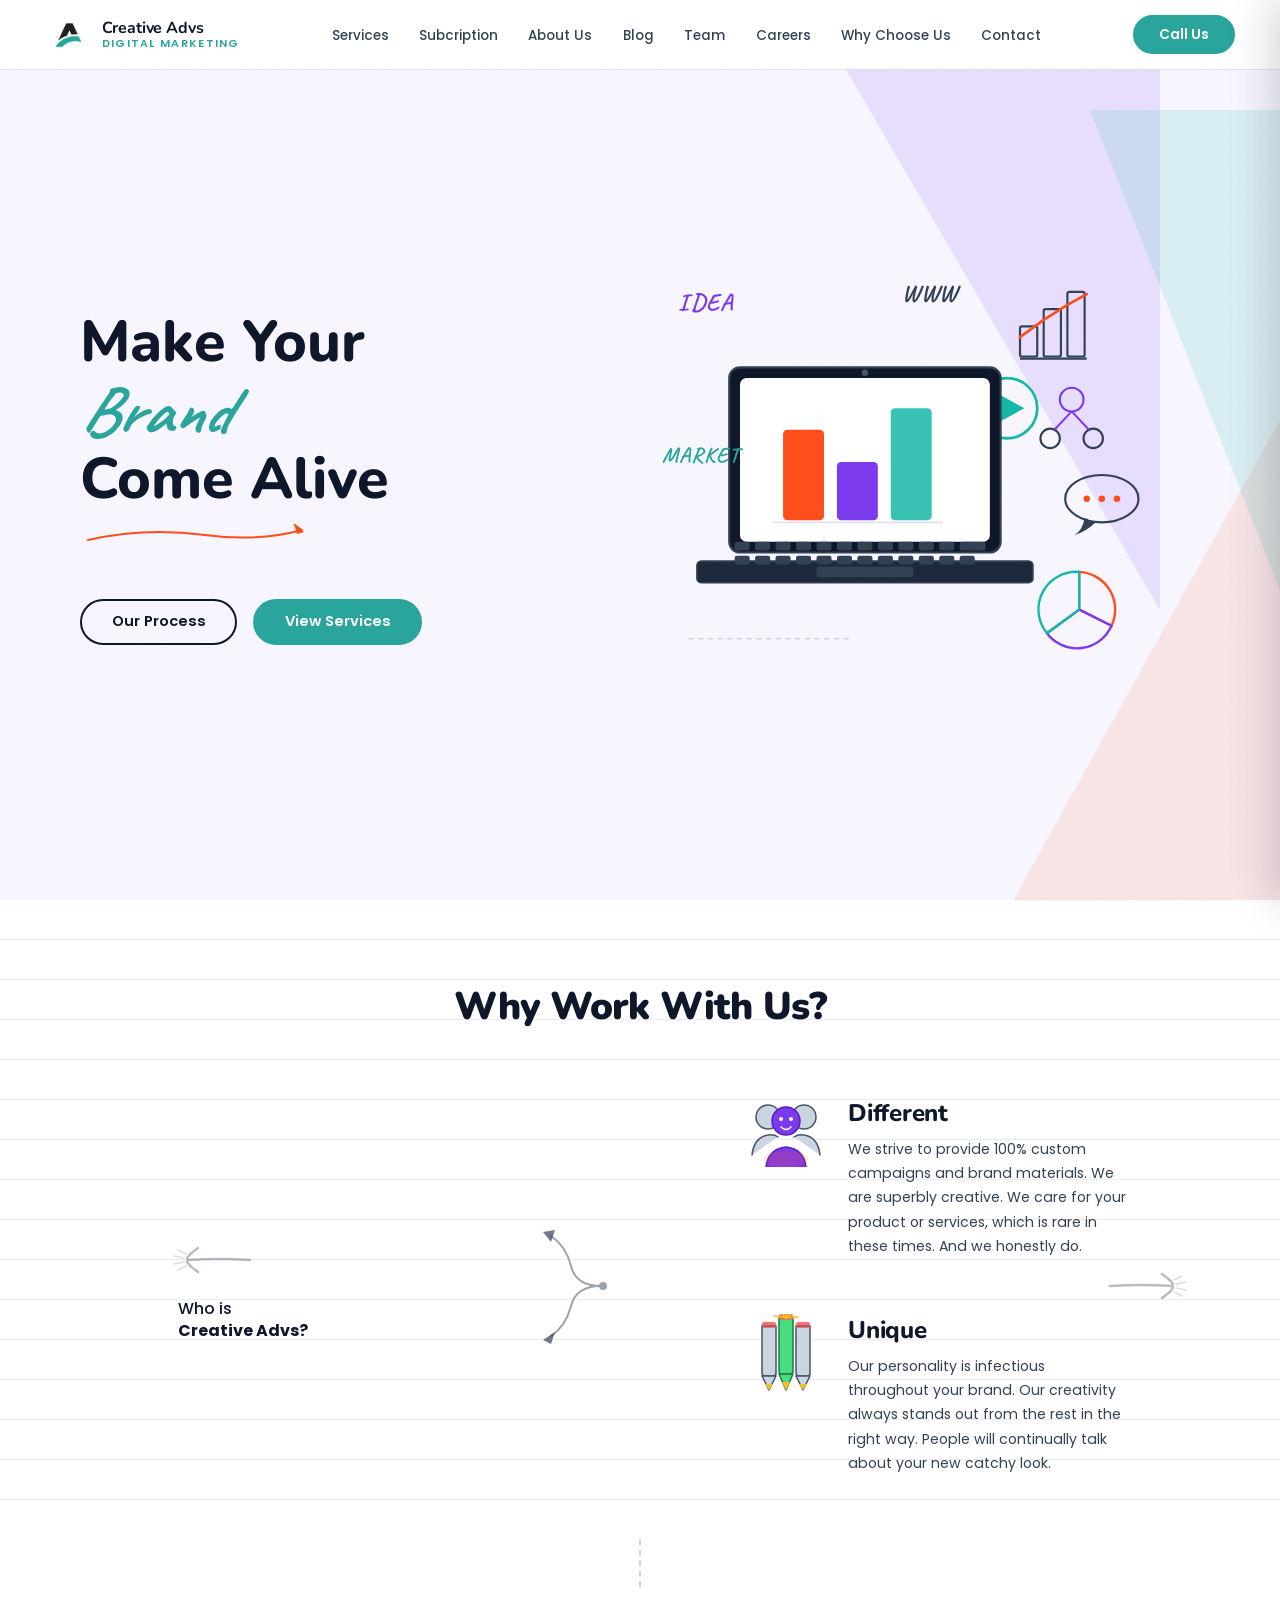
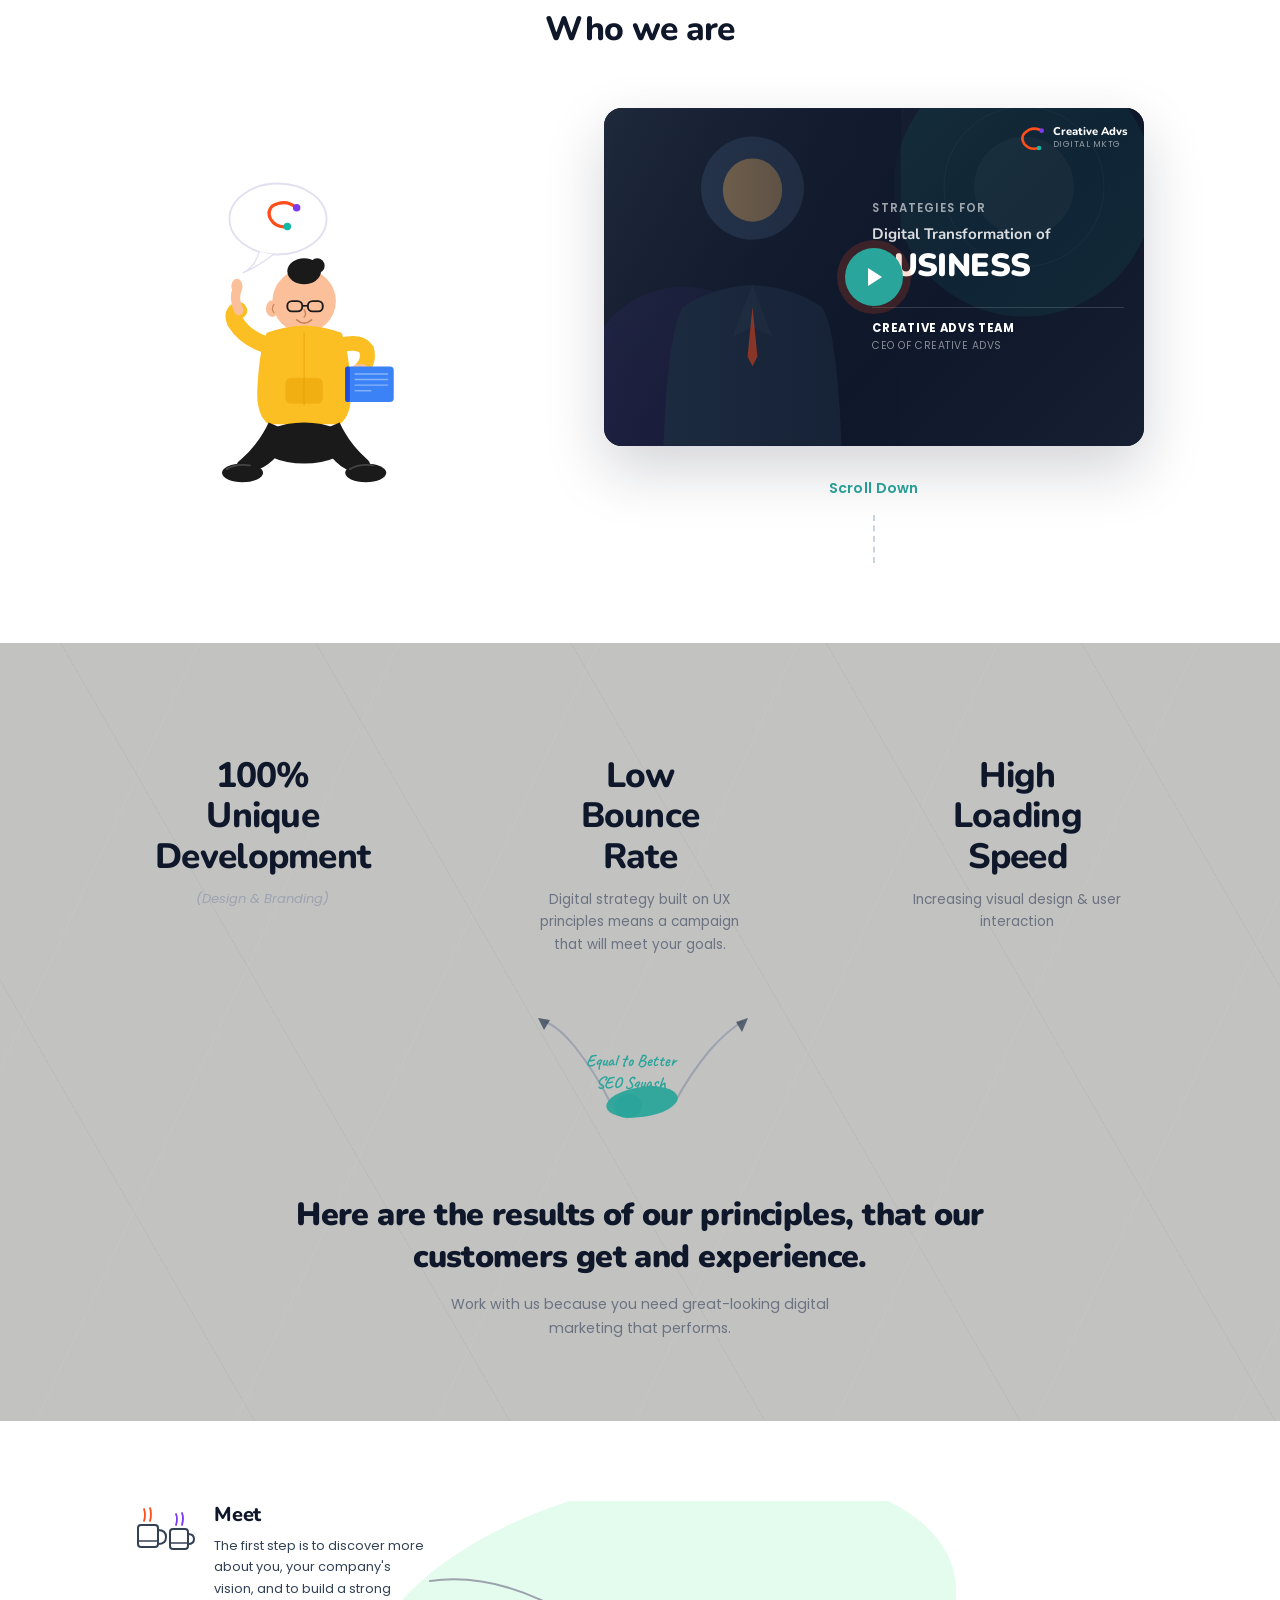
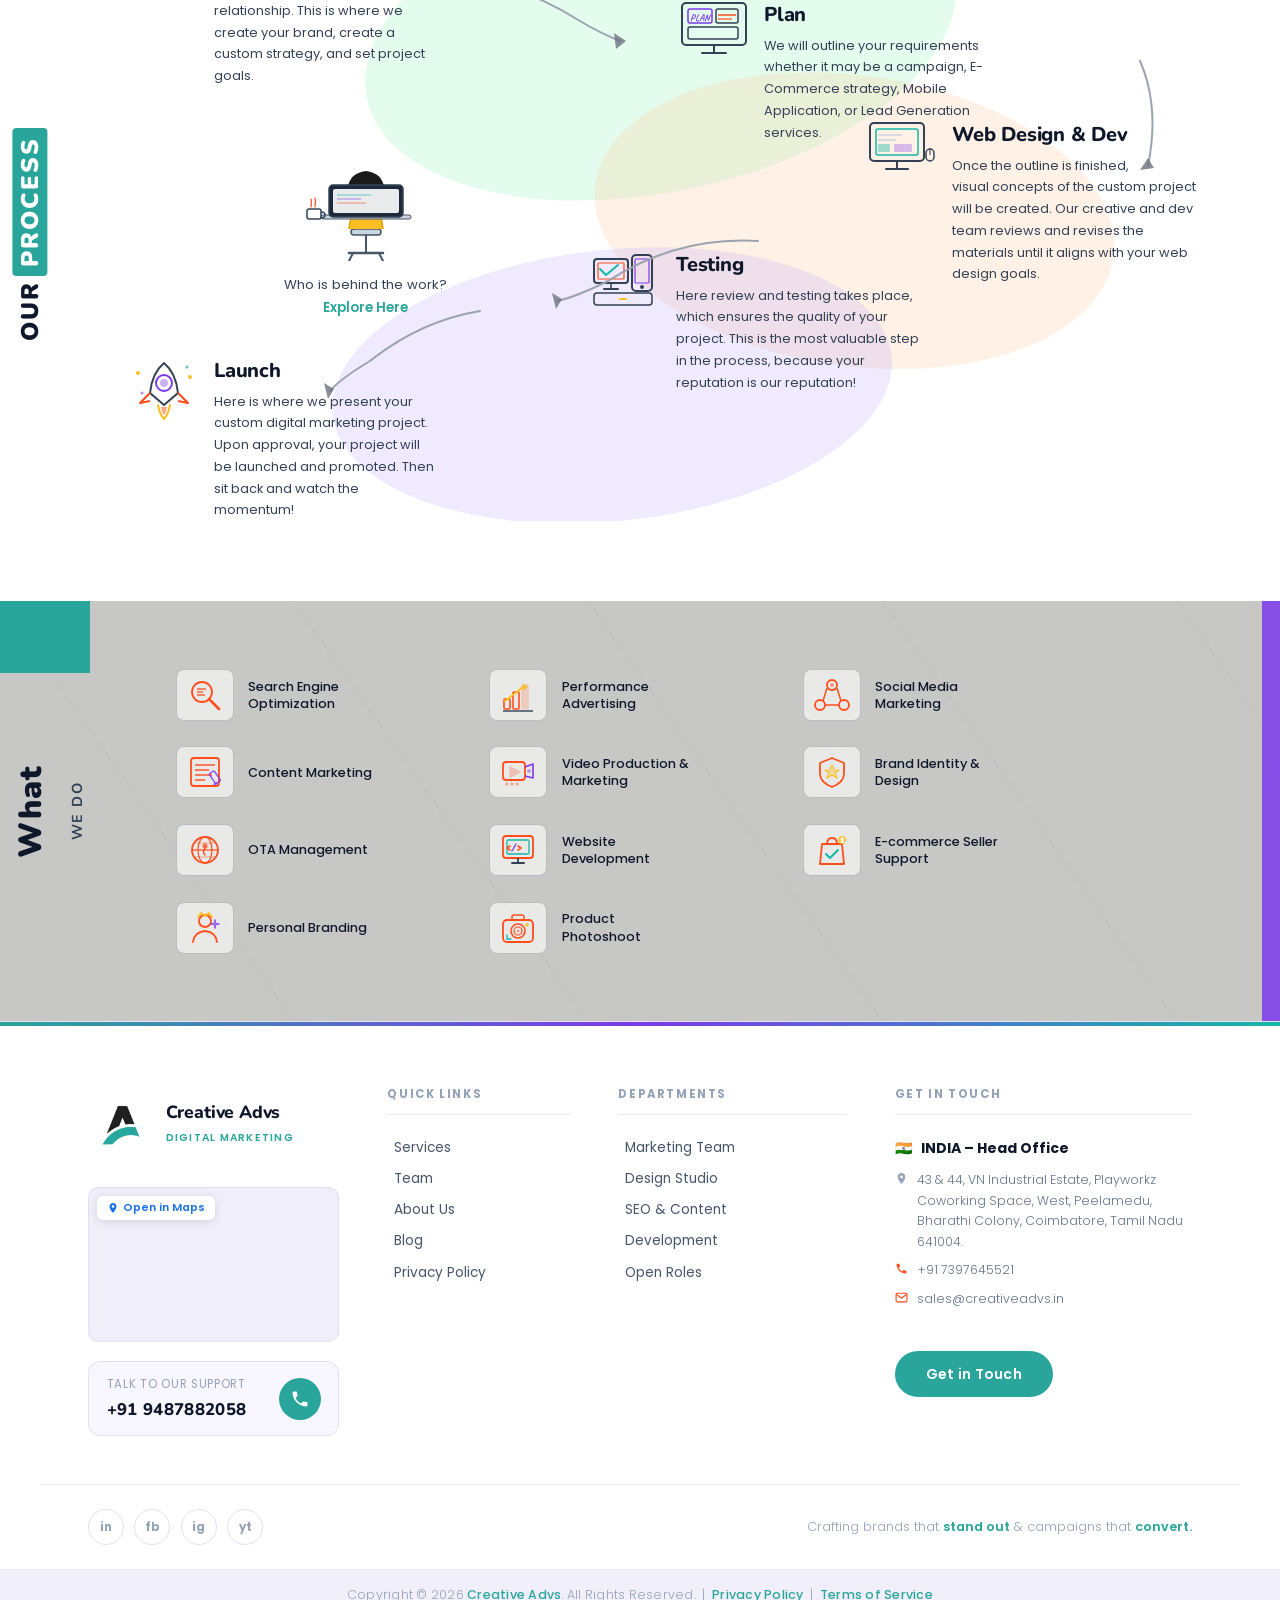
<file: index.html>
<!DOCTYPE html>
<html lang="en">

<head>
    <meta charset="UTF-8">
    <meta name="viewport" content="width=device-width, initial-scale=1.0">
    <title>Creative Advs — Digital Marketing Agency</title>
    <link rel="icon" type="image/png" href="/assets/logo.png">
    <link
        href="https://fonts.googleapis.com/css2?family=Caveat:wght@600;700&family=Nunito:ital,wght@0,400;0,600;0,700;0,800;1,400&family=Poppins:wght@400;500;600;700&display=swap"
        rel="stylesheet">
    <link rel="stylesheet" href="./styles/style.css">

</head>

<body>

    <!-- GET QUOTE SIDEBAR 
    <button onclick="openQuoteModal()" class="get-quote">Get a Quote</button>-->


<!-- NAVBAR -->
<nav>
    <a href="index.html" class="logo-wrap">
        <img src="assets/logo.png" alt="logo" class="logo-img" width="48" height="48">
        <div class="logo-text-block">
            <span class="l1">Creative Advs</span>
            <span class="l2">Digital Marketing</span>
        </div>
    </a>

    <ul class="nav-links" id="navLinks">
        <li><a href="service.html">Services</a></li>
        <li><a href="service.html#pricing">Subcription</a></li>
        <li><a href="about.html">About Us</a></li>
        <li><a href="blog.html">Blog</a></li>
        <li><a href="team.html">Team</a></li>
        <li><a href="career.html">Careers</a></li>
        <li><a href="about.html#whyus">Why Choose Us</a></li>
        <li><a href="contact.html">Contact</a></li> 
    </ul>

    <div class="nav-actions">
        <a href="tel:+919876543210" class="btn-pill hide-mobile">Call Us</a>
        <div class="menu-toggle" id="mobile-menu">
            <span class="bar"></span>
            <span class="bar"></span>
            <span class="bar"></span>
        </div>
    </div>
</nav>

<!-- ══════════════════════════════════════════
     PASTE THIS BLOCK RIGHT AFTER </nav> in index.html
     ══════════════════════════════════════════ -->

<!-- MOBILE OVERLAY (backdrop) -->
<div class="mobile-overlay" id="mobileOverlay"></div>

<!-- MOBILE DRAWER (slides in from right) -->
<div class="mobile-drawer" id="mobileDrawer" role="dialog" aria-label="Navigation menu">

  <!-- Header -->
  <div class="drawer-header">
    <a href="index.html" class="drawer-logo">
      <img src="assets/logo.png" alt="Creative Advs logo" width="36" height="36">
      <div class="drawer-logo-text">
        <span class="dl1">Creative Advs</span>
        <span class="dl2">Digital Marketing</span>
      </div>
    </a>
    <button class="drawer-close" id="drawerClose" aria-label="Close menu">
      <svg viewBox="0 0 24 24">
        <line x1="18" y1="6" x2="6" y2="18"/>
        <line x1="6" y1="6" x2="18" y2="18"/>
      </svg>
    </button>
  </div>

  <!-- Nav links -->
  <nav class="drawer-nav" aria-label="Mobile navigation">
    <div class="drawer-section-label">Navigation</div>
    <a href="service.html">Services <span class="dn-arrow">›</span></a>
    <a href="service.html#pricing">Subcription<span class="dn-arrow">›</span></a>
    <a href="about.html">About Us <span class="dn-arrow">›</span></a>
    <a href="blog.html">Blog <span class="dn-arrow">›</span></a>
    <div class="drawer-divider"></div>
    <div class="drawer-section-label">More</div>
    <a href="team.html">Team <span class="dn-arrow">›</span></a>
    <a href="career.html">Careers <span class="dn-arrow">›</span></a>
    <a href="about.html#whyus">Why Choose Us <span class="dn-arrow">›</span></a>
    <a href="contact.html">Contact <span class="dn-arrow">›</span></a>
  </nav>

  <!-- CTA buttons -->
  <div class="drawer-ctas">
    <a href="tel:+919876543210" class="drawer-btn-primary">📞 Call Us</a>
  </div>

  <!-- Contact info -->
  <div class="drawer-contact">
    <a href="tel:+917397645521" class="drawer-contact-item">
      <div class="dci-icon" style="background:rgba(41,165,155,0.1)">
        <svg viewBox="0 0 24 24" fill="#29A59B">
          <path d="M6.6 10.8c1.4 2.8 3.8 5.1 6.6 6.6l2.2-2.2c.3-.3.7-.4 1-.2 1.1.4 2.3.6 3.6.6.6 0 1 .4 1 1V20c0 .6-.4 1-1 1-9.4 0-17-7.6-17-17 0-.6.4-1 1-1h3.5c.6 0 1 .4 1 1 0 1.3.2 2.5.6 3.6.1.3 0 .7-.2 1L6.6 10.8z"/>
        </svg>
      </div>
      +91 7397645521
    </a>
    <a href="mailto:sales@creativeadvs.in" class="drawer-contact-item">
      <div class="dci-icon" style="background:rgba(124,58,237,0.1)">
        <svg viewBox="0 0 24 24" fill="none" stroke="#7C3AED" stroke-width="2">
          <path d="M4 4h16c1.1 0 2 .9 2 2v12c0 1.1-.9 2-2 2H4c-1.1 0-2-.9-2-2V6c0-1.1.9-2 2-2z"/>
          <polyline points="22,6 12,13 2,6"/>
        </svg>
      </div>
      sales@creativeadvs.in
    </a>
  </div>

  <!-- Social icons -->
  <div class="drawer-social">
    <a href="https://in.linkedin.com/company/creative-advs-private-limited" class="drawer-soc" aria-label="LinkedIn">in</a>
    <a href="https://www.facebook.com/profile.php?id=100077503988653" class="drawer-soc" aria-label="Facebook">fb</a>
    <a href="https://www.instagram.com/creativeadvs/" class="drawer-soc" aria-label="Instagram">ig</a>
    <a href="https://www.youtube.com/@creativeadvs4626" class="drawer-soc" aria-label="YouTube">yt</a>
  </div>

</div>
<!-- ══ END MOBILE DRAWER ══ -->

    <!-- HERO -->
    <section class="hero">
        <!-- BG shapes — purple, coral, teal -->
        <div class="bg-shape shape-purple"></div>
        <div class="bg-shape shape-coral"></div>
        <div class="bg-shape shape-teal"></div>

        <div class="hero-inner">

            <!-- LEFT: Text -->
            <div class="hero-text">
                <h1 class="hero-heading">
                    Make Your
                    <em class="cursive">Brand</em>
                    Come Alive
                </h1>

                <!-- Pencil underline -->
                <svg width="230" height="28" viewBox="0 0 230 28" fill="none" xmlns="http://www.w3.org/2000/svg"
                    style="margin-top:-0.3rem;margin-bottom:0.3rem;">
                    <path d="M8 20 Q65 7 125 15 Q178 22 222 10" stroke="#FF4D1C" stroke-width="2" stroke-linecap="round"
                        fill="none" />
                    <polygon points="214,4 224,12 217,14" fill="#FF4D1C" />
                    <line x1="214" y1="4" x2="222" y2="10" stroke="#FF4D1C" stroke-width="1.5" />
                </svg>

                <div class="hero-btns">
                    <a href="#process" class="hero-btn-outline">Our Process</a>
                    <a href="service.html" class="hero-btn-accent">View Services</a>
                </div>
            </div>

            <!-- RIGHT: Illustration -->
            <div class="hero-illustration">
                <!-- Floating doodle words -->
                <span class="doodle doodle-idea">IDEA</span>
                <span class="doodle doodle-www">WWW</span>
                <span class="doodle doodle-market">MARKET</span>

                <!-- SVG Illustration -->
                <svg viewBox="0 0 520 420" width="100%" xmlns="http://www.w3.org/2000/svg" style="max-width:560px;">

                    <!-- Bar chart icon (top right) -->
                    <g transform="translate(338,28)">
                        <rect x="0" y="42" width="16" height="28" fill="none" stroke="#334155" stroke-width="2"
                            rx="2" />
                        <rect x="22" y="26" width="16" height="44" fill="none" stroke="#334155" stroke-width="2"
                            rx="2" />
                        <rect x="44" y="10" width="16" height="60" fill="none" stroke="#334155" stroke-width="2"
                            rx="2" />
                        <line x1="0" y1="72" x2="62" y2="72" stroke="#334155" stroke-width="2" />
                        <polyline points="0,52 22,36 44,22 62,12" fill="none" stroke="#FF4D1C" stroke-width="2.5"
                            stroke-linecap="round" />
                    </g>

                    <!-- Network nodes (middle right) -->
                    <g transform="translate(366,138)">
                        <circle cx="20" cy="0" r="11" fill="none" stroke="#7C3AED" stroke-width="2" />
                        <circle cx="0" cy="36" r="9" fill="none" stroke="#334155" stroke-width="2" />
                        <circle cx="40" cy="36" r="9" fill="none" stroke="#334155" stroke-width="2" />
                        <line x1="20" y1="11" x2="4" y2="28" stroke="#7C3AED" stroke-width="1.8" />
                        <line x1="20" y1="11" x2="36" y2="28" stroke="#7C3AED" stroke-width="1.8" />
                    </g>

                    <!-- Play button circle -->
                    <g transform="translate(298,118)">
                        <circle cx="28" cy="28" r="28" fill="none" stroke="#14B8A6" stroke-width="2.5" />
                        <polygon points="22,16 22,40 44,28" fill="#14B8A6" />
                    </g>

                    <!-- Chat bubble -->
                    <g transform="translate(378,208)">
                        <ellipse cx="36" cy="22" rx="34" ry="22" fill="none" stroke="#334155" stroke-width="2" />
                        <path d="M20 40 Q18 52 10 56 Q22 52 30 44" fill="#334155" />
                        <circle cx="22" cy="22" r="3" fill="#FF4D1C" />
                        <circle cx="36" cy="22" r="3" fill="#FF4D1C" />
                        <circle cx="50" cy="22" r="3" fill="#FF4D1C" />
                    </g>

                    <!-- Pie chart (bottom right) -->
                    <g transform="translate(353,293)">
                        <path d="M40,40 L40,5 A35,35 0 0,1 70,55 Z" fill="none" stroke="#FF4D1C" stroke-width="2.2" />
                        <path d="M40,40 L70,55 A35,35 0 0,1 10,62 Z" fill="none" stroke="#7C3AED" stroke-width="2.2" />
                        <path d="M40,40 L10,62 A35,35 0 0,1 40,5 Z" fill="none" stroke="#14B8A6" stroke-width="2.2" />
                    </g>

                    <!-- Magnifying glass -->
                    <g transform="translate(218,188)">
                        <circle cx="28" cy="28" r="27" fill="none" stroke="#334155" stroke-width="2.5" />
                        <line x1="48" y1="48" x2="68" y2="68" stroke="#334155" stroke-width="3"
                            stroke-linecap="round" />
                    </g>

                    <!-- LAPTOP -->
                    <g transform="translate(38, 108)">
                        <!-- Screen body -->
                        <rect x="30" y="0" width="252" height="172" rx="10" fill="#0F172A" stroke="#334155"
                            stroke-width="2" />
                        <!-- Screen white area -->
                        <rect x="40" y="10" width="232" height="152" rx="6" fill="#fff" />

                        <!-- Bar chart on screen — accent colors -->
                        <!-- Coral bar -->
                        <rect x="80" y="58" width="38" height="84" rx="4" fill="#FF4D1C" />
                        <!-- Purple bar -->
                        <rect x="130" y="88" width="38" height="54" rx="4" fill="#7C3AED" />
                        <!-- Teal bar -->
                        <rect x="180" y="38" width="38" height="104" rx="4" fill="#14B8A6" opacity="0.85" />
                        <!-- baseline -->
                        <line x1="70" y1="144" x2="228" y2="144" stroke="#e2e0f0" stroke-width="1.5" />

                        <!-- Camera dot -->
                        <circle cx="156" cy="5" r="3" fill="#475569" />

                        <!-- Keyboard base -->
                        <rect x="0" y="180" width="312" height="20" rx="4" fill="#1E293B" stroke="#334155"
                            stroke-width="1.5" />
                        <!-- Touchpad -->
                        <rect x="111" y="185" width="90" height="10" rx="3" fill="#334155" />

                        <!-- Keys row 1 -->
                        <g fill="#334155">
                            <rect x="35" y="175" width="14" height="8" rx="2" />
                            <rect x="54" y="175" width="14" height="8" rx="2" />
                            <rect x="73" y="175" width="14" height="8" rx="2" />
                            <rect x="92" y="175" width="14" height="8" rx="2" />
                            <rect x="111" y="175" width="14" height="8" rx="2" />
                            <rect x="130" y="175" width="14" height="8" rx="2" />
                            <rect x="149" y="175" width="14" height="8" rx="2" />
                            <rect x="168" y="175" width="14" height="8" rx="2" />
                            <rect x="187" y="175" width="14" height="8" rx="2" />
                            <rect x="206" y="175" width="14" height="8" rx="2" />
                            <rect x="225" y="175" width="14" height="8" rx="2" />
                            <rect x="244" y="175" width="14" height="8" rx="2" />
                            <!-- Keys row 2 -->
                            <rect x="35" y="162" width="14" height="8" rx="2" />
                            <rect x="54" y="162" width="14" height="8" rx="2" />
                            <rect x="73" y="162" width="14" height="8" rx="2" />
                            <rect x="92" y="162" width="14" height="8" rx="2" />
                            <rect x="111" y="162" width="14" height="8" rx="2" />
                            <rect x="130" y="162" width="14" height="8" rx="2" />
                            <rect x="149" y="162" width="14" height="8" rx="2" />
                            <rect x="168" y="162" width="14" height="8" rx="2" />
                            <rect x="187" y="162" width="14" height="8" rx="2" />
                            <rect x="206" y="162" width="14" height="8" rx="2" />
                            <rect x="225" y="162" width="14" height="8" rx="2" />
                            <rect x="244" y="162" width="24" height="8" rx="2" />
                        </g>
                    </g>

                    <!-- Decorative dashed line -->
                    <line x1="30" y1="360" x2="180" y2="360" stroke="#CBD5E1" stroke-width="1.5"
                        stroke-dasharray="5,4" />
                </svg>
            </div>
        </div>

        <!-- Slider dots 
        <div class="slider-dots">
            <span class="dot dot-1"></span>
            <span class="dot dot-2"></span>
            <span class="dot dot-3"></span>
        </div>-->
    </section>


    <!-- ══════════════════════════════════════════
              WHY WORK WITH US SECTION
        ══════════════════════════════════════════ -->

    <section class="why-section">
        <h2 class="why-heading">Why Work With Us?</h2>

        <div class="why-inner">

            <!-- LEFT: back arrow + label -->
            <div class="why-left">
                <!-- Sketchy left arrow -->
                <svg class="why-arrow-left" width="90" height="60" viewBox="0 0 90 60" fill="none"
                    xmlns="http://www.w3.org/2000/svg">
                    <path d="M80 30 Q50 28 18 30" stroke="#334155" stroke-width="2.5" stroke-linecap="round" />
                    <path d="M28 18 Q14 28 18 30 Q14 32 28 42" stroke="#334155" stroke-width="2.5"
                        stroke-linecap="round" stroke-linejoin="round" fill="none" />
                    <!-- Sketch hatching on arrowhead -->
                    <line x1="16" y1="24" x2="8" y2="20" stroke="#334155" stroke-width="1.5" stroke-linecap="round"
                        opacity="0.5" />
                    <line x1="14" y1="28" x2="4" y2="26" stroke="#334155" stroke-width="1.5" stroke-linecap="round"
                        opacity="0.5" />
                    <line x1="16" y1="36" x2="8" y2="40" stroke="#334155" stroke-width="1.5" stroke-linecap="round"
                        opacity="0.5" />
                    <line x1="14" y1="32" x2="4" y2="34" stroke="#334155" stroke-width="1.5" stroke-linecap="round"
                        opacity="0.5" />
                </svg>
                <div class="why-label">
                    <span>Who is</span>
                    <strong>Creative Advs?</strong>
                </div>
            </div>

            <!-- CENTER: curly brace + arrows -->
            <div class="why-center">
                <svg width="120" height="300" viewBox="0 0 120 300" fill="none" xmlns="http://www.w3.org/2000/svg">
                    <!-- Curly brace shape: left side open -->
                    <!-- Top arm going to upper card -->
                    <path d="M80 150 Q55 150 50 130 Q45 110 30 100" stroke="#9CA3AF" stroke-width="2"
                        stroke-linecap="round" fill="none" />
                    <!-- Bottom arm going to lower card -->
                    <path d="M80 150 Q55 150 50 170 Q45 190 30 200" stroke="#9CA3AF" stroke-width="2"
                        stroke-linecap="round" fill="none" />

                    <!-- Arrow tip top -->
                    <polygon points="22,96 34,94 30,106" fill="#334155" opacity="0.7" />
                    <!-- Arrow tip bottom -->
                    <polygon points="22,204 34,196 30,208" fill="#334155" opacity="0.7" />

                    <!-- Center knot dot -->
                    <circle cx="82" cy="150" r="4" fill="#9CA3AF" />
                </svg>
            </div>

            <!-- RIGHT: two feature cards -->
            <div class="why-right">

                <!-- Card 1: Different -->
                <div class="why-card">
                    <div class="why-card-icon">
                        <!-- People / team icon — doodle style -->
                        <svg width="76" height="70" viewBox="0 0 76 70" fill="none" xmlns="http://www.w3.org/2000/svg">
                            <!-- Back person left -->
                            <circle cx="20" cy="20" r="12" fill="#CBD5E1" stroke="#475569" stroke-width="1.5" />
                            <path d="M4 58 Q6 40 20 38 Q26 37 30 40" stroke="#475569" stroke-width="1.5" fill="#CBD5E1"
                                stroke-linecap="round" />
                            <!-- Back person right -->
                            <circle cx="56" cy="20" r="12" fill="#CBD5E1" stroke="#475569" stroke-width="1.5" />
                            <path d="M72 58 Q70 40 56 38 Q50 37 46 40" stroke="#475569" stroke-width="1.5"
                                fill="#CBD5E1" stroke-linecap="round" />
                            <!-- Front person centre — accent colored -->
                            <circle cx="38" cy="24" r="14" fill="#7C3AED" stroke="#5B21B6" stroke-width="1.5" />
                            <!-- Face dots -->
                            <circle cx="33" cy="22" r="2" fill="#fff" />
                            <circle cx="43" cy="22" r="2" fill="#fff" />
                            <path d="M33 30 Q38 35 43 30" stroke="#fff" stroke-width="1.5" fill="none"
                                stroke-linecap="round" />
                            <!-- Body -->
                            <path d="M18 70 Q20 52 38 50 Q56 52 58 70" fill="#7C3AED" stroke="#5B21B6"
                                stroke-width="1.5" stroke-linecap="round" />
                            <!-- Accent highlight blob bottom -->
                            <ellipse cx="38" cy="62" rx="22" ry="8" fill="#FF4D1C" opacity="0.18" />
                        </svg>
                    </div>
                    <div class="why-card-body">
                        <h3>Different</h3>
                        <p>We strive to provide 100% custom campaigns and brand materials. We are superbly creative. We
                            care for your product or services, which is rare in these times. And we honestly do.</p>
                    </div>
                </div>

                <!-- Card 2: Unique -->
                <div class="why-card">
                    <div class="why-card-icon">
                        <!-- Pencils / creativity icon — doodle style -->
                        <svg width="76" height="80" viewBox="0 0 76 80" fill="none" xmlns="http://www.w3.org/2000/svg">
                            <!-- Left pencil (grey) -->
                            <rect x="14" y="10" width="14" height="52" rx="3" fill="#CBD5E1" stroke="#475569"
                                stroke-width="1.5" />
                            <polygon points="14,62 28,62 21,76" fill="#CBD5E1" stroke="#475569" stroke-width="1.5"
                                stroke-linejoin="round" />
                            <polygon points="17,70 25,70 21,76" fill="#FBBF24" />
                            <!-- Pencil top eraser -->
                            <rect x="14" y="8" width="14" height="6" rx="2" fill="#F87171" />
                            <line x1="14" y1="12" x2="28" y2="12" stroke="#475569" stroke-width="1" />
                            <!-- Center pencil (green — tallest) -->
                            <rect x="31" y="2" width="14" height="58" rx="3" fill="#4ADE80" stroke="#15803D"
                                stroke-width="1.5" />
                            <polygon points="31,60 45,60 38,76" fill="#4ADE80" stroke="#15803D" stroke-width="1.5"
                                stroke-linejoin="round" />
                            <polygon points="34,68 42,68 38,76" fill="#FBBF24" />
                            <rect x="31" y="0" width="14" height="6" rx="2" fill="#F87171" />
                            <line x1="31" y1="4" x2="45" y2="4" stroke="#15803D" stroke-width="1" />
                            <!-- Spark lines from pencil tip -->
                            <line x1="38" y1="4" x2="30" y2="-4" stroke="#FBBF24" stroke-width="2"
                                stroke-linecap="round" />
                            <line x1="38" y1="4" x2="46" y2="-3" stroke="#FBBF24" stroke-width="2"
                                stroke-linecap="round" />
                            <line x1="38" y1="4" x2="38" y2="-5" stroke="#FBBF24" stroke-width="2"
                                stroke-linecap="round" />
                            <line x1="38" y1="4" x2="26" y2="2" stroke="#FBBF24" stroke-width="1.5"
                                stroke-linecap="round" />
                            <line x1="38" y1="4" x2="50" y2="3" stroke="#FBBF24" stroke-width="1.5"
                                stroke-linecap="round" />
                            <!-- Right pencil (grey) -->
                            <rect x="48" y="10" width="14" height="52" rx="3" fill="#CBD5E1" stroke="#475569"
                                stroke-width="1.5" />
                            <polygon points="48,62 62,62 55,76" fill="#CBD5E1" stroke="#475569" stroke-width="1.5"
                                stroke-linejoin="round" />
                            <polygon points="51,70 59,70 55,76" fill="#FBBF24" />
                            <rect x="48" y="8" width="14" height="6" rx="2" fill="#F87171" />
                            <line x1="48" y1="12" x2="62" y2="12" stroke="#475569" stroke-width="1" />
                        </svg>
                    </div>
                    <div class="why-card-body">
                        <h3>Unique</h3>
                        <p>Our personality is infectious throughout your brand. Our creativity always stands out from
                            the rest in the right way. People will continually talk about your new catchy look.</p>
                    </div>
                </div>

            </div>

            <!-- RIGHT nav arrow -->
            <svg class="why-arrow-right" width="90" height="60" viewBox="0 0 90 60" fill="none"
                xmlns="http://www.w3.org/2000/svg">
                <path d="M10 30 Q40 28 72 30" stroke="#334155" stroke-width="2.5" stroke-linecap="round" />
                <path d="M62 18 Q76 28 72 30 Q76 32 62 42" stroke="#334155" stroke-width="2.5" stroke-linecap="round"
                    stroke-linejoin="round" fill="none" />
                <line x1="74" y1="24" x2="82" y2="20" stroke="#334155" stroke-width="1.5" stroke-linecap="round"
                    opacity="0.5" />
                <line x1="76" y1="28" x2="86" y2="26" stroke="#334155" stroke-width="1.5" stroke-linecap="round"
                    opacity="0.5" />
                <line x1="74" y1="36" x2="82" y2="40" stroke="#334155" stroke-width="1.5" stroke-linecap="round"
                    opacity="0.5" />
                <line x1="76" y1="32" x2="86" y2="34" stroke="#334155" stroke-width="1.5" stroke-linecap="round"
                    opacity="0.5" />
            </svg>

        </div>

        <!-- Dots 
        <div class="why-dots">
            <span class="why-dot wd-1"></span>
            <span class="why-dot wd-2"></span>
            <span class="why-dot wd-3"></span>
        </div>-->
    </section>


    <!-- ══════════════════════════════════════════
              WHO WE ARE SECTION
        ══════════════════════════════════════════ -->

    <section class="who-section">
        <!-- Dashed line top -->
        <div class="who-dashed-top"></div>

        <!-- Heading -->
        <h2 class="who-heading">Who we are</h2>

        <div class="who-inner">

            <!-- LEFT: character illustration -->
            <div class="who-left">
                <svg viewBox="0 0 300 370" width="280" xmlns="http://www.w3.org/2000/svg">

                    <!-- Speech bubble with logo -->
                    <ellipse cx="120" cy="60" rx="52" ry="38" fill="#fff" stroke="#E2E0F0" stroke-width="2" />
                    <!-- Bubble tail -->
                    <path d="M100 95 Q95 112 82 118 Q100 110 115 98" fill="#fff" stroke="#E2E0F0" stroke-width="1.5" />
                    <!-- Logo C inside bubble -->
                    <path d="M140 48 Q128 38 114 46 Q108 52 112 60 Q118 70 130 68" stroke="#FF4D1C" stroke-width="3.5"
                        stroke-linecap="round" fill="none" />
                    <circle cx="140" cy="48" r="4" fill="#7C3AED" />
                    <circle cx="130" cy="68" r="4" fill="#14B8A6" />

                    <!-- Body: sitting cross-legged person -->
                    <!-- Head -->
                    <circle cx="148" cy="148" r="34" fill="#FBBF9A" />
                    <!-- Hair bun -->
                    <ellipse cx="148" cy="116" rx="18" ry="14" fill="#1a1a1a" />
                    <circle cx="162" cy="110" r="8" fill="#1a1a1a" />
                    <!-- Glasses -->
                    <rect x="130" y="148" width="16" height="11" rx="5" fill="none" stroke="#1a1a1a" stroke-width="2" />
                    <rect x="152" y="148" width="16" height="11" rx="5" fill="none" stroke="#1a1a1a" stroke-width="2" />
                    <line x1="146" y1="153" x2="152" y2="153" stroke="#1a1a1a" stroke-width="1.8" />
                    <!-- Nose -->
                    <path d="M148 157 Q151 162 148 165" stroke="#c8845a" stroke-width="1.5" fill="none"
                        stroke-linecap="round" />
                    <!-- Smile -->
                    <path d="M140 168 Q148 175 156 168" stroke="#c8845a" stroke-width="1.8" fill="none"
                        stroke-linecap="round" />
                    <!-- Ear -->
                    <ellipse cx="114" cy="156" rx="7" ry="9" fill="#FBBF9A" />
                    <!-- Ear detail -->
                    <path d="M116 151 Q112 156 116 161" stroke="#c8845a" stroke-width="1.2" fill="none" />

                    <!-- Hoodie body — orange/yellow -->
                    <path
                        d="M108 182 Q100 200 98 240 Q96 270 110 280 L186 280 Q200 270 198 240 Q196 200 188 182 Q170 175 148 174 Q126 175 108 182Z"
                        fill="#FBBF24" />
                    <!-- Hoodie pocket -->
                    <rect x="128" y="230" width="40" height="28" rx="6" fill="#E8A000" opacity="0.5" />
                    <!-- Hoodie front seam -->
                    <line x1="148" y1="182" x2="148" y2="260" stroke="#E8A000" stroke-width="1.5" opacity="0.6" />

                    <!-- Left arm holding finger up -->
                    <path d="M108 195 Q85 188 74 170 Q70 160 78 158" stroke="#FBBF24" stroke-width="18"
                        stroke-linecap="round" fill="none" />
                    <!-- Pointing finger -->
                    <path d="M78 158 Q72 145 76 136" stroke="#FBBF9A" stroke-width="10" stroke-linecap="round"
                        fill="none" />
                    <!-- Finger tip -->
                    <ellipse cx="76" cy="132" rx="6" ry="8" fill="#FBBF9A" />

                    <!-- Right arm holding book -->
                    <path d="M188 195 Q208 190 215 200 Q218 212 210 220" stroke="#FBBF24" stroke-width="16"
                        stroke-linecap="round" fill="none" />
                    <!-- Hand -->
                    <ellipse cx="208" cy="225" rx="12" ry="10" fill="#FBBF9A" />

                    <!-- Book -->
                    <rect x="192" y="218" width="52" height="38" rx="4" fill="#3B82F6" />
                    <rect x="192" y="218" width="5" height="38" rx="2" fill="#1D4ED8" />
                    <!-- Book pages lines -->
                    <line x1="202" y1="226" x2="238" y2="226" stroke="rgba(255,255,255,0.4)" stroke-width="1.5" />
                    <line x1="202" y1="232" x2="238" y2="232" stroke="rgba(255,255,255,0.4)" stroke-width="1.5" />
                    <line x1="202" y1="238" x2="238" y2="238" stroke="rgba(255,255,255,0.4)" stroke-width="1.5" />
                    <line x1="202" y1="244" x2="220" y2="244" stroke="rgba(255,255,255,0.4)" stroke-width="1.5" />

                    <!-- Crossed legs sitting -->
                    <!-- Left leg -->
                    <path d="M110 278 Q100 300 80 318 Q70 325 85 330 Q100 332 115 318 Q128 304 138 290"
                        fill="#1a1a1a" />
                    <!-- Right leg -->
                    <path d="M186 278 Q196 300 214 316 Q224 324 212 330 Q196 334 182 320 Q168 306 158 290"
                        fill="#1a1a1a" />
                    <!-- Lap overlap -->
                    <ellipse cx="148" cy="300" rx="48" ry="22" fill="#1a1a1a" />
                    <!-- Left shoe -->
                    <ellipse cx="82" cy="332" rx="22" ry="10" fill="#1a1a1a" />
                    <!-- Right shoe -->
                    <ellipse cx="214" cy="332" rx="22" ry="10" fill="#1a1a1a" />

                    <!-- Shoe highlights -->
                    <path d="M65 328 Q75 322 90 324" stroke="#444" stroke-width="2" stroke-linecap="round"
                        fill="none" />
                    <path d="M197 328 Q207 322 222 324" stroke="#444" stroke-width="2" stroke-linecap="round"
                        fill="none" />
                </svg>
            </div>

            <!-- RIGHT: video card + scroll down -->
            <div class="who-right">
                <div class="video-card">
                    <!-- Dark background -->
                    <div class="video-thumb"></div>

                    <!-- Abstract background shapes inside video -->
                    <svg style="position:absolute;inset:0;width:100%;height:100%;" viewBox="0 0 540 340"
                        preserveAspectRatio="xMidYMid slice" xmlns="http://www.w3.org/2000/svg">
                        <!-- Soft teal blur circle -->
                        <circle cx="420" cy="80" r="130" fill="rgba(20,184,166,0.08)" />
                        <circle cx="80" cy="280" r="100" fill="rgba(124,58,237,0.07)" />
                        <!-- Subtle geometric outlines -->
                        <circle cx="420" cy="80" r="80" fill="none" stroke="rgba(255,255,255,0.04)" stroke-width="1" />
                        <circle cx="420" cy="80" r="50" fill="rgba(255,255,255,0.03)" />
                    </svg>

                    <!-- Person silhouette area (left side blur/gradient) -->
                    <div class="video-person">
                        <svg viewBox="0 0 300 340" width="100%" height="100%" preserveAspectRatio="xMidYMax meet"
                            xmlns="http://www.w3.org/2000/svg">
                            <!-- Simplified person shape in dark tones -->
                            <!-- Head -->
                            <circle cx="150" cy="80" r="52" fill="#2a3a52" />
                            <!-- Shoulders / body in suit -->
                            <path d="M60 340 Q65 220 80 200 Q110 180 150 178 Q190 180 220 200 Q235 220 240 340Z"
                                fill="#1e2d42" />
                            <!-- Suit lapels -->
                            <path d="M150 178 L130 230 L150 220 L170 230 L150 178" fill="#253448" />
                            <!-- Tie -->
                            <path d="M150 200 L145 250 L150 260 L155 250 L150 200" fill="#FF4D1C" opacity="0.7" />
                            <!-- Face details -->
                            <ellipse cx="150" cy="82" rx="30" ry="32" fill="#8B7355" />
                            <!-- subtle gradient overlay on left for depth -->
                            <defs>
                                <linearGradient id="personFade" x1="0%" y1="0%" x2="100%" y2="0%">
                                    <stop offset="0%" stop-color="#0F172A" stop-opacity="0" />
                                    <stop offset="100%" stop-color="#0F172A" stop-opacity="0.6" />
                                </linearGradient>
                            </defs>
                            <rect width="300" height="340" fill="url(#personFade)" />
                        </svg>
                    </div>

                    <!-- Video text overlay (right side) -->
                    <div class="video-text-overlay">
                        <p class="video-tag">Strategies for</p>
                        <p class="video-title-sm">Digital Transformation of</p>
                        <p class="video-title-lg">BUSINESS</p>
                        <div class="video-author">
                            <p class="video-author-name">Creative Advs Team</p>
                            <p class="video-author-role">CEO of Creative Advs</p>
                        </div>
                    </div>

                    <!-- Logo watermark -->
                    <div class="video-logo-mark">
                        <svg width="28" height="28" viewBox="0 0 42 42" fill="none" xmlns="http://www.w3.org/2000/svg">
                            <path d="M34 10 Q20 2 8 14 Q2 21 8 30 Q16 40 30 36" stroke="#FF4D1C" stroke-width="4"
                                stroke-linecap="round" fill="none" />
                            <circle cx="34" cy="10" r="3.5" fill="#7C3AED" />
                            <circle cx="30" cy="36" r="3.5" fill="#14B8A6" />
                        </svg>
                        <div>
                            <div class="vl1">Creative Advs</div>
                            <div class="vl2">Digital Mktg</div>
                        </div>
                    </div>

                    <!-- Play button -->
                    <div class="play-btn">
                        <svg viewBox="0 0 24 24">
                            <polygon points="5,3 19,12 5,21" />
                        </svg>
                    </div>
                </div>

                <!-- Scroll down -->
                <div class="scroll-down-wrap">
                    <a href="#" class="scroll-down-link">Scroll Down</a>
                    <div class="who-dashed-bottom"></div>
                </div>
            </div>
        </div>
    </section>


    <!-- ══════════════════════════════════════════
              RESULTS SECTION
        ══════════════════════════════════════════ -->

    <section class="results-section">
        <div class="results-inner">

            <!-- THREE STATS -->
            <div class="results-stats">

                <div class="stat-block">
                    <h3>100%<br>Unique<br>Development</h3>
                    <p class="stat-tag">(Design &amp; Branding)</p>
                </div>

                <div class="stat-block">
                    <h3>Low<br>Bounce<br>Rate</h3>
                    <p class="stat-sub">Digital strategy built on UX principles means a campaign that will meet your
                        goals.</p>
                </div>

                <div class="stat-block">
                    <h3>High<br>Loading<br>Speed</h3>
                    <p class="stat-sub">Increasing visual design &amp; user interaction</p>
                </div>

            </div>

            <!-- CURVED ARROWS + SEO label -->
            <div class="arrows-row">
                <svg class="arrows-svg" width="520" height="108" viewBox="0 0 520 108" fill="none"
                    xmlns="http://www.w3.org/2000/svg">
                    <!-- Left curve: from center-left up to "Low Bounce Rate" column -->
                    <path d="M230 90 Q215 60 195 35 Q178 14 165 10" stroke="#9CA3AF" stroke-width="2"
                        stroke-linecap="round" fill="none" />
                    <!-- Arrowhead left -->
                    <polygon points="158,6 170,8 164,18" fill="#334155" opacity="0.75" />

                    <!-- Right curve: from center-right up to "High Loading Speed" column -->
                    <path d="M295 90 Q310 62 330 38 Q348 18 362 10" stroke="#9CA3AF" stroke-width="2"
                        stroke-linecap="round" fill="none" />
                    <!-- Arrowhead right -->
                    <polygon points="368,6 356,10 362,20" fill="#334155" opacity="0.75" />

                    <!-- SEO Squash shape — red pill/blob in centre -->
                    <ellipse cx="262" cy="90" rx="36" ry="15" fill="var(--accent)" opacity="0.92"
                        transform="rotate(-8 262 90)" />
                    <ellipse cx="248" cy="94" rx="14" ry="12" fill="var(--accent)" opacity="0.75"
                        transform="rotate(-15 248 94)" />
                </svg>

                <!-- Label over the blob -->
                <div class="seo-label">
                    Equal to Better<br>SEO Squash
                </div>
            </div>

            <!-- BOTTOM TAGLINE -->
            <div class="results-tagline">
                <h2>Here are the results of our principles, that our customers get and experience.</h2>
                <p>Work with us because you need great-looking digital marketing that performs.</p>
            </div>

        </div>
    </section>


    <!-- ══════════════════════════════════════════
              PROCESS SECTION
        ══════════════════════════════════════════ -->

    <section class="process-section" id="process">

        <!-- Rotated vertical label -->
        <div class="process-vertical-label">
            <span class="pvl-our">OUR</span>
            <span class="pvl-process">PROCESS</span>
        </div>

        <div class="process-content">

            <!-- ── BLOB SHAPES ── -->
            <div class="blob-wrap">
                <svg width="100%" height="100%" viewBox="0 0 1000 640" preserveAspectRatio="xMidYMid meet"
                    xmlns="http://www.w3.org/2000/svg">
                    <!-- Top green blob -->
                    <ellipse cx="480" cy="140" rx="310" ry="160" fill="rgba(134,239,172,0.22)"
                        transform="rotate(-12 480 140)" />
                    <!-- Middle right peach/coral blob -->
                    <ellipse cx="680" cy="330" rx="270" ry="150" fill="rgba(255,186,130,0.2)"
                        transform="rotate(8 680 330)" />
                    <!-- Bottom blue/purple blob -->
                    <ellipse cx="430" cy="500" rx="290" ry="140" fill="rgba(167,139,250,0.18)"
                        transform="rotate(-6 430 500)" />
                </svg>
            </div>

            <!-- ── CONNECTOR ARROWS ── -->
            <!-- Meet → Plan -->
            <svg class="connector-svg" style="top:60px;left:290px;" width="220" height="90" viewBox="0 0 220 90">
                <path d="M10 20 Q80 10 160 60 Q180 72 200 80" stroke="#9CA3AF" stroke-width="2" stroke-linecap="round"
                    fill="none" />
                <polygon points="194,72 206,80 196,88" fill="#6B7280" opacity="0.8" />
            </svg>

            <!-- Plan → Web Design -->
            <svg class="connector-svg" style="top:155px;right:60px;" width="60" height="120" viewBox="0 0 60 120">
                <path d="M30 5 Q50 50 38 110" stroke="#9CA3AF" stroke-width="2" stroke-linecap="round" fill="none" />
                <polygon points="30,114 38,102 44,112" fill="#6B7280" opacity="0.8" />
            </svg>

            <!-- Web Design → Testing (curves left) -->
            <svg class="connector-svg" style="top:330px;left:38%;" width="220" height="80" viewBox="0 0 220 80">
                <path d="M210 10 Q130 5 60 50 Q30 65 10 70" stroke="#9CA3AF" stroke-width="2" stroke-linecap="round"
                    fill="none" />
                <polygon points="4,62 14,68 8,78" fill="#6B7280" opacity="0.8" />
            </svg>

            <!-- Testing → Launch -->
            <svg class="connector-svg" style="bottom:120px;left:190px;" width="180" height="100" viewBox="0 0 180 100">
                <path d="M160 10 Q100 20 50 60 Q20 78 10 90" stroke="#9CA3AF" stroke-width="2" stroke-linecap="round"
                    fill="none" />
                <polygon points="4,82 14,88 8,98" fill="#6B7280" opacity="0.8" />
            </svg>

            <!-- ── STEP 1: Meet ── -->
            <div class="ps-meet step-item">
                <div class="step-icon">
                    <svg width="64" height="64" viewBox="0 0 64 64" fill="none" xmlns="http://www.w3.org/2000/svg">
                        <!-- Two coffee mugs doodle -->
                        <!-- Mug left -->
                        <rect x="6" y="24" width="20" height="22" rx="3" fill="none" stroke="#334155"
                            stroke-width="2" />
                        <path d="M26 29 Q34 29 34 36 Q34 43 26 43" stroke="#334155" stroke-width="2" fill="none"
                            stroke-linecap="round" />
                        <line x1="6" y1="40" x2="26" y2="40" stroke="#334155" stroke-width="1.5" />
                        <!-- Steam left -->
                        <path d="M12 20 Q14 14 12 8" stroke="#FF4D1C" stroke-width="1.8" stroke-linecap="round"
                            fill="none" />
                        <path d="M18 20 Q20 13 18 7" stroke="#FF4D1C" stroke-width="1.8" stroke-linecap="round"
                            fill="none" />
                        <!-- Mug right -->
                        <rect x="38" y="28" width="18" height="20" rx="3" fill="none" stroke="#334155"
                            stroke-width="2" />
                        <path d="M56 33 Q62 33 62 38 Q62 43 56 43" stroke="#334155" stroke-width="2" fill="none"
                            stroke-linecap="round" />
                        <line x1="38" y1="42" x2="56" y2="42" stroke="#334155" stroke-width="1.5" />
                        <!-- Steam right -->
                        <path d="M44 24 Q46 18 44 13" stroke="#7C3AED" stroke-width="1.8" stroke-linecap="round"
                            fill="none" />
                        <path d="M50 24 Q52 17 50 12" stroke="#7C3AED" stroke-width="1.8" stroke-linecap="round"
                            fill="none" />
                    </svg>
                </div>
                <div class="step-body">
                    <h4>Meet</h4>
                    <p>The first step is to discover more about you, your company's vision, and to build a strong
                        relationship. This is where we create your brand, create a custom strategy, and set project
                        goals.</p>
                </div>
            </div>

            <!-- ── STEP 2: Plan ── -->
            <div class="ps-plan step-item">
                <div class="step-icon">
                    <svg width="68" height="56" viewBox="0 0 68 56" fill="none" xmlns="http://www.w3.org/2000/svg">
                        <!-- Planning board / wireframe doodle -->
                        <rect x="2" y="2" width="64" height="42" rx="4" fill="none" stroke="#334155" stroke-width="2" />
                        <!-- Screen sections -->
                        <rect x="8" y="8" width="24" height="14" rx="2" fill="none" stroke="#7C3AED"
                            stroke-width="1.5" />
                        <rect x="36" y="8" width="22" height="14" rx="2" fill="none" stroke="#334155"
                            stroke-width="1.5" />
                        <rect x="8" y="26" width="50" height="12" rx="2" fill="none" stroke="#334155"
                            stroke-width="1.5" />
                        <!-- PLAN text -->
                        <text x="10" y="20" font-family="Caveat, cursive" font-size="10" fill="#7C3AED"
                            font-weight="700">PLAN</text>
                        <!-- Arrow lines on wireframe -->
                        <line x1="38" y1="14" x2="56" y2="14" stroke="#FF4D1C" stroke-width="1.5" />
                        <line x1="38" y1="18" x2="52" y2="18" stroke="#FF4D1C" stroke-width="1.2" />
                        <!-- Stand -->
                        <line x1="34" y1="44" x2="34" y2="52" stroke="#334155" stroke-width="2" />
                        <line x1="22" y1="52" x2="46" y2="52" stroke="#334155" stroke-width="2"
                            stroke-linecap="round" />
                    </svg>
                </div>
                <div class="step-body">
                    <h4>Plan</h4>
                    <p>We will outline your requirements whether it may be a campaign, E-Commerce strategy, Mobile
                        Application, or Lead Generation services.</p>
                </div>
            </div>

            <!-- ── STEP 3: Web Design & Dev ── -->
            <div class="ps-webdesign step-item">
                <div class="step-icon">
                    <svg width="68" height="56" viewBox="0 0 68 56" fill="none" xmlns="http://www.w3.org/2000/svg">
                        <!-- Monitor doodle -->
                        <rect x="2" y="2" width="54" height="38" rx="4" fill="none" stroke="#334155" stroke-width="2" />
                        <rect x="8" y="8" width="42" height="26" rx="2" fill="none" stroke="#14B8A6"
                            stroke-width="1.5" />
                        <!-- Screen content lines -->
                        <line x1="10" y1="14" x2="34" y2="14" stroke="#CBD5E1" stroke-width="1.5" />
                        <line x1="10" y1="19" x2="28" y2="19" stroke="#CBD5E1" stroke-width="1.5" />
                        <rect x="10" y="23" width="12" height="8" rx="1" fill="#14B8A6" opacity="0.4" />
                        <rect x="26" y="23" width="18" height="8" rx="1" fill="#7C3AED" opacity="0.3" />
                        <!-- Stand -->
                        <line x1="29" y1="40" x2="29" y2="48" stroke="#334155" stroke-width="2" />
                        <line x1="18" y1="48" x2="40" y2="48" stroke="#334155" stroke-width="2"
                            stroke-linecap="round" />
                        <!-- Mouse -->
                        <rect x="58" y="28" width="8" height="12" rx="4" fill="none" stroke="#334155"
                            stroke-width="1.5" />
                        <line x1="62" y1="28" x2="62" y2="34" stroke="#334155" stroke-width="1" />
                    </svg>
                </div>
                <div class="step-body">
                    <h4>Web Design &amp; Dev</h4>
                    <p>Once the outline is finished, <BR>visual concepts of the custom project will be created. Our creative
                        and dev team reviews and revises the materials until it aligns with your web design goals.</p>
                </div>
            </div>

            <!-- ── STEP 4: Testing ── -->
            <div class="ps-testing step-item">
                <div class="step-icon">
                    <svg width="68" height="56" viewBox="0 0 68 56" fill="none" xmlns="http://www.w3.org/2000/svg">
                        <!-- Multi-device testing doodle -->
                        <!-- Desktop small -->
                        <rect x="2" y="8" width="34" height="24" rx="3" fill="none" stroke="#334155" stroke-width="2" />
                        <rect x="6" y="12" width="26" height="16" rx="1" fill="none" stroke="#FF4D1C"
                            stroke-width="1.2" />
                        <line x1="19" y1="32" x2="19" y2="38" stroke="#334155" stroke-width="1.5" />
                        <line x1="12" y1="38" x2="26" y2="38" stroke="#334155" stroke-width="2"
                            stroke-linecap="round" />
                        <!-- Phone -->
                        <rect x="40" y="4" width="20" height="36" rx="4" fill="none" stroke="#334155"
                            stroke-width="2" />
                        <rect x="43" y="8" width="14" height="24" rx="1" fill="none" stroke="#7C3AED"
                            stroke-width="1.2" />
                        <circle cx="50" cy="36" r="2" fill="#334155" />
                        <!-- Checkmark -->
                        <path d="M8 18 L14 24 L26 14" stroke="#14B8A6" stroke-width="2" stroke-linecap="round"
                            stroke-linejoin="round" fill="none" />
                        <!-- Tablet bottom -->
                        <rect x="2" y="42" width="58" height="12" rx="3" fill="none" stroke="#334155"
                            stroke-width="1.5" />
                        <line x1="28" y1="48" x2="34" y2="48" stroke="#FBBF24" stroke-width="2"
                            stroke-linecap="round" />
                    </svg>
                </div>
                <div class="step-body">
                    <h4>Testing</h4>
                    <p>Here review and testing takes place, which ensures the quality of your project. This is the most
                        valuable step in the process, because your reputation is our reputation!</p>
                </div>
            </div>

            <!-- ── WHO IS BEHIND (centre illustration) ── -->
            <div class="ps-who">
                <svg width="130" height="120" viewBox="0 0 130 120" fill="none" xmlns="http://www.w3.org/2000/svg">
                    <!-- Person working at laptop from behind -->
                    <!-- Chair -->
                    <rect x="50" y="88" width="30" height="6" rx="3" fill="#CBD5E1" stroke="#475569"
                        stroke-width="1.5" />
                    <line x1="65" y1="94" x2="65" y2="112" stroke="#475569" stroke-width="2" stroke-linecap="round" />
                    <line x1="48" y1="112" x2="82" y2="112" stroke="#475569" stroke-width="2.5"
                        stroke-linecap="round" />
                    <line x1="52" y1="112" x2="48" y2="120" stroke="#475569" stroke-width="2" stroke-linecap="round" />
                    <line x1="78" y1="112" x2="82" y2="120" stroke="#475569" stroke-width="2" stroke-linecap="round" />
                    <!-- Body sitting -->
                    <path d="M48 88 Q50 65 65 62 Q80 65 82 88" fill="#FBBF24" stroke="#E8A000" stroke-width="1.5" />
                    <!-- Head from behind -->
                    <circle cx="65" cy="50" r="18" fill="#8B7355" stroke="#6B5A3E" stroke-width="1.5" />
                    <!-- Hair -->
                    <path d="M47 48 Q48 32 65 30 Q82 32 83 48" fill="#1a1a1a" stroke="none" />
                    <!-- Laptop on desk -->
                    <rect x="20" y="74" width="90" height="4" rx="2" fill="#CBD5E1" stroke="#475569" stroke-width="1" />
                    <rect x="28" y="44" width="74" height="32" rx="4" fill="#1E293B" stroke="#334155"
                        stroke-width="1.5" />
                    <rect x="32" y="48" width="66" height="24" rx="2" fill="#fff" opacity="0.9" />
                    <!-- Screen glow lines -->
                    <line x1="36" y1="54" x2="70" y2="54" stroke="#14B8A6" stroke-width="1.2" opacity="0.6" />
                    <line x1="36" y1="58" x2="60" y2="58" stroke="#7C3AED" stroke-width="1.2" opacity="0.5" />
                    <line x1="36" y1="62" x2="65" y2="62" stroke="#FF4D1C" stroke-width="1.2" opacity="0.5" />
                    <!-- Coffee mug on desk -->
                    <rect x="6" y="68" width="14" height="10" rx="2" fill="none" stroke="#334155" stroke-width="1.5" />
                    <path d="M20 71 Q24 71 24 74 Q24 77 20 77" stroke="#334155" stroke-width="1.5" fill="none" />
                    <path d="M10 66 Q11 62 10 58" stroke="#FF4D1C" stroke-width="1.2" stroke-linecap="round"
                        fill="none" />
                    <path d="M14 66 Q15 61 14 57" stroke="#FF4D1C" stroke-width="1.2" stroke-linecap="round"
                        fill="none" />
                </svg>
                <p class="ps-who-label">Who is behind the work?</p>
                <a href="#" class="ps-who-link">Explore Here</a>
            </div>

            <!-- ── STEP 5: Launch ── -->
            <div class="ps-launch step-item">
                <div class="step-icon">
                    <svg width="64" height="70" viewBox="0 0 64 70" fill="none" xmlns="http://www.w3.org/2000/svg">
                        <!-- Rocket doodle -->
                        <!-- Body -->
                        <path d="M32 6 Q44 16 46 36 L32 48 L18 36 Q20 16 32 6Z" fill="none" stroke="#334155"
                            stroke-width="2" stroke-linejoin="round" />
                        <!-- Window -->
                        <circle cx="32" cy="26" r="8" fill="none" stroke="#7C3AED" stroke-width="2" />
                        <circle cx="32" cy="26" r="4" fill="#7C3AED" opacity="0.4" />
                        <!-- Left fin -->
                        <path d="M18 36 L8 46 L18 44" fill="none" stroke="#FF4D1C" stroke-width="2"
                            stroke-linejoin="round" />
                        <!-- Right fin -->
                        <path d="M46 36 L56 46 L46 44" fill="none" stroke="#FF4D1C" stroke-width="2"
                            stroke-linejoin="round" />
                        <!-- Flame -->
                        <path d="M26 48 Q28 58 32 62 Q36 58 38 48" fill="none" stroke="#FBBF24" stroke-width="2"
                            stroke-linecap="round" />
                        <path d="M29 50 Q30 56 32 58 Q34 56 35 50" fill="#FF4D1C" opacity="0.5" />
                        <!-- Stars -->
                        <circle cx="6" cy="16" r="2" fill="#FBBF24" />
                        <circle cx="58" cy="20" r="2" fill="#FBBF24" />
                        <circle cx="10" cy="36" r="1.5" fill="#7C3AED" opacity="0.6" />
                        <circle cx="55" cy="10" r="1.5" fill="#14B8A6" opacity="0.7" />
                    </svg>
                </div>
                <div class="step-body">
                    <h4>Launch</h4>
                    <p>Here is where we present your custom digital marketing project. Upon approval, your project will
                        be launched and promoted. Then sit back and watch the momentum!</p>
                </div>
            </div>

        </div><!-- /process-content -->
    </section>


<!-- ══════════════════════════════════════════
          WHAT WE DO SECTION — UPDATED SERVICES
    ══════════════════════════════════════════ -->

<section class="what-section">
    <!-- Red corner block -->
    <div class="what-red-corner"></div>

    <!-- Yellow right bar -->
    <div class="what-yellow-bar"></div>

    <!-- Rotated "What" label -->
    <div class="what-vertical-label">What</div>
    <div class="what-sub-label">we do</div>

    <!-- 11-service grid -->
    <div class="what-grid">

        <!-- 1. Search Engine Optimization -->
        <div class="svc-item">
            <div class="svc-icon-box">
                <svg width="36" height="36" viewBox="0 0 36 36" fill="none" xmlns="http://www.w3.org/2000/svg">
                    <circle cx="15" cy="15" r="10" fill="none" stroke="#FF4D1C" stroke-width="1.8"/>
                    <line x1="22" y1="22" x2="32" y2="32" stroke="#FF4D1C" stroke-width="2.5" stroke-linecap="round"/>
                    <line x1="10" y1="12" x2="19" y2="12" stroke="#FF4D1C" stroke-width="1.3"/>
                    <line x1="10" y1="15" x2="16" y2="15" stroke="#FF4D1C" stroke-width="1.3"/>
                    <line x1="10" y1="18" x2="18" y2="18" stroke="#FF4D1C" stroke-width="1.3"/>
                </svg>
            </div>
            <span class="svc-name">Search Engine Optimization</span>
        </div>

        <!-- 2. Performance Advertising -->
        <div class="svc-item">
            <div class="svc-icon-box">
                <svg width="36" height="36" viewBox="0 0 36 36" fill="none" xmlns="http://www.w3.org/2000/svg">
                    <!-- Bar chart rising -->
                    <rect x="4"  y="22" width="6" height="10" rx="1" fill="none" stroke="#FF4D1C" stroke-width="1.6"/>
                    <rect x="13" y="15" width="6" height="17" rx="1" fill="none" stroke="#FF4D1C" stroke-width="1.6"/>
                    <rect x="22" y="8"  width="6" height="24" rx="1" fill="#FF4D1C" opacity="0.2" stroke="#FF4D1C" stroke-width="1.6"/>
                    <line x1="3" y1="34" x2="33" y2="34" stroke="#334155" stroke-width="1.4"/>
                    <!-- Trend arrow -->
                    <polyline points="5,24 14,17 23,10" fill="none" stroke="#FBBF24" stroke-width="2" stroke-linecap="round"/>
                    <polygon points="23,6 28,10 23,14" fill="#FBBF24" opacity="0.85"/>
                </svg>
            </div>
            <span class="svc-name">Performance Advertising</span>
        </div>

        <!-- 3. Social Media Marketing -->
        <div class="svc-item">
            <div class="svc-icon-box">
                <svg width="36" height="36" viewBox="0 0 36 36" fill="none" xmlns="http://www.w3.org/2000/svg">
                    <!-- Network nodes -->
                    <circle cx="18" cy="8"  r="5" fill="none" stroke="#FF4D1C" stroke-width="1.8"/>
                    <circle cx="6"  cy="28" r="5" fill="none" stroke="#FF4D1C" stroke-width="1.8"/>
                    <circle cx="30" cy="28" r="5" fill="none" stroke="#FF4D1C" stroke-width="1.8"/>
                    <line x1="13" y1="11" x2="9"  y2="24" stroke="#FF4D1C" stroke-width="1.5"/>
                    <line x1="23" y1="11" x2="27" y2="24" stroke="#FF4D1C" stroke-width="1.5"/>
                    <line x1="11" y1="28" x2="25" y2="28" stroke="#FF4D1C" stroke-width="1.5"/>
                    <!-- Centre dot -->
                    <circle cx="18" cy="8" r="2" fill="#FF4D1C" opacity="0.5"/>
                </svg>
            </div>
            <span class="svc-name">Social Media Marketing</span>
        </div>

        <!-- 4. Content Marketing -->
        <div class="svc-item">
            <div class="svc-icon-box">
                <svg width="36" height="36" viewBox="0 0 36 36" fill="none" xmlns="http://www.w3.org/2000/svg">
                    <rect x="4" y="4" width="28" height="28" rx="3" fill="none" stroke="#FF4D1C" stroke-width="1.8"/>
                    <line x1="8"  y1="11" x2="28" y2="11" stroke="#FF4D1C" stroke-width="1.4"/>
                    <line x1="8"  y1="16" x2="22" y2="16" stroke="#FF4D1C" stroke-width="1.4"/>
                    <line x1="8"  y1="21" x2="25" y2="21" stroke="#FF4D1C" stroke-width="1.4"/>
                    <line x1="8"  y1="26" x2="18" y2="26" stroke="#FF4D1C" stroke-width="1.4"/>
                    <!-- Pencil overlay -->
                    <rect x="22" y="20" width="6" height="12" rx="1" fill="none" stroke="#7C3AED"
                          stroke-width="1.2" transform="rotate(-35 22 20)"/>
                    <polygon points="19,30 21,34 24,31" fill="#7C3AED" opacity="0.7" transform="rotate(-35 22 20)"/>
                </svg>
            </div>
            <span class="svc-name">Content Marketing</span>
        </div>

        <!-- 5. Video Production & Marketing -->
        <div class="svc-item">
            <div class="svc-icon-box">
                <svg width="36" height="36" viewBox="0 0 36 36" fill="none" xmlns="http://www.w3.org/2000/svg">
                    <rect x="3" y="8" width="22" height="18" rx="3" fill="none" stroke="#FF4D1C" stroke-width="1.8"/>
                    <!-- Play triangle -->
                    <polygon points="10,13 10,23 20,18" fill="#FF4D1C" opacity="0.25" stroke="#FF4D1C" stroke-width="1.4" stroke-linejoin="round"/>
                    <!-- Camera panel -->
                    <path d="M25 13 L33 10 L33 24 L25 22" fill="none" stroke="#7C3AED" stroke-width="1.6" stroke-linejoin="round"/>
                    <circle cx="29" cy="17" r="2" fill="#7C3AED" opacity="0.45"/>
                    <!-- Film strip dots bottom -->
                    <circle cx="7"  cy="30" r="1.5" fill="#FF4D1C" opacity="0.5"/>
                    <circle cx="12" cy="30" r="1.5" fill="#FF4D1C" opacity="0.5"/>
                    <circle cx="17" cy="30" r="1.5" fill="#FF4D1C" opacity="0.5"/>
                </svg>
            </div>
            <span class="svc-name">Video Production &amp; Marketing</span>
        </div>

        <!-- 6. Brand Identity & Design -->
        <div class="svc-item">
            <div class="svc-icon-box">
                <svg width="36" height="36" viewBox="0 0 36 36" fill="none" xmlns="http://www.w3.org/2000/svg">
                    <!-- Shield -->
                    <path d="M18 4 L30 9 L30 20 Q30 28 18 33 Q6 28 6 20 L6 9 Z"
                          fill="none" stroke="#FF4D1C" stroke-width="1.8" stroke-linejoin="round"/>
                    <!-- Star -->
                    <polygon points="18,11 20,16 25,16 21,19 23,24 18,21 13,24 15,19 11,16 16,16"
                             fill="none" stroke="#FBBF24" stroke-width="1.2" stroke-linejoin="round"/>
                    <polygon points="18,13 19.5,17 23,17 20,19.5 21.5,23 18,21 14.5,23 16,19.5 13,17 16.5,17"
                             fill="#FBBF24" opacity="0.4"/>
                </svg>
            </div>
            <span class="svc-name">Brand Identity &amp; Design</span>
        </div>

        <!-- 7. OTA Management -->
        <div class="svc-item">
            <div class="svc-icon-box">
                <svg width="36" height="36" viewBox="0 0 36 36" fill="none" xmlns="http://www.w3.org/2000/svg">
                    <!-- Globe / OTA -->
                    <circle cx="18" cy="18" r="13" fill="none" stroke="#FF4D1C" stroke-width="1.8"/>
                    <!-- Latitude lines -->
                    <ellipse cx="18" cy="18" rx="7" ry="13" fill="none" stroke="#FF4D1C" stroke-width="1.2"/>
                    <line x1="5"  y1="18" x2="31" y2="18" stroke="#FF4D1C" stroke-width="1.2"/>
                    <line x1="7"  y1="11" x2="29" y2="11" stroke="#FF4D1C" stroke-width="1" opacity="0.5"/>
                    <line x1="7"  y1="25" x2="29" y2="25" stroke="#FF4D1C" stroke-width="1" opacity="0.5"/>
                    <!-- Location pin overlay -->
                    <circle cx="18" cy="14" r="2.5" fill="#FF4D1C" opacity="0.8"/>
                    <path d="M18 16.5 Q15 20 18 23" stroke="#FF4D1C" stroke-width="1.4" stroke-linecap="round" fill="none"/>
                </svg>
            </div>
            <span class="svc-name">OTA Management</span>
        </div>

        <!-- 8. Website Development -->
        <div class="svc-item">
            <div class="svc-icon-box">
                <svg width="36" height="36" viewBox="0 0 36 36" fill="none" xmlns="http://www.w3.org/2000/svg">
                    <!-- Monitor -->
                    <rect x="3" y="4" width="30" height="22" rx="3" fill="none" stroke="#FF4D1C" stroke-width="1.8"/>
                    <rect x="7" y="8" width="22" height="14" rx="1" fill="none" stroke="#14B8A6" stroke-width="1.3"/>
                    <!-- Code brackets -->
                    <path d="M10 14 L7 16 L10 18" stroke="#FF4D1C" stroke-width="1.6" stroke-linecap="round" stroke-linejoin="round" fill="none"/>
                    <path d="M18 14 L21 16 L18 18" stroke="#FF4D1C" stroke-width="1.6" stroke-linecap="round" stroke-linejoin="round" fill="none"/>
                    <line x1="12" y1="19" x2="16" y2="12" stroke="#7C3AED" stroke-width="1.3" stroke-linecap="round"/>
                    <!-- Stand -->
                    <line x1="18" y1="26" x2="18" y2="31" stroke="#334155" stroke-width="1.8"/>
                    <line x1="12" y1="31" x2="24" y2="31" stroke="#334155" stroke-width="2" stroke-linecap="round"/>
                </svg>
            </div>
            <span class="svc-name">Website Development</span>
        </div>

        <!-- 9. E-commerce Seller Support -->
        <div class="svc-item">
            <div class="svc-icon-box">
                <svg width="36" height="36" viewBox="0 0 36 36" fill="none" xmlns="http://www.w3.org/2000/svg">
                    <!-- Shopping bag -->
                    <path d="M8 12 L6 32 L30 32 L28 12 Z" fill="none" stroke="#FF4D1C" stroke-width="1.8" stroke-linejoin="round"/>
                    <!-- Handle -->
                    <path d="M13 12 Q13 6 18 6 Q23 6 23 12" fill="none" stroke="#FF4D1C" stroke-width="1.8" stroke-linecap="round"/>
                    <!-- Check / tick inside bag -->
                    <path d="M12 22 L16 26 L24 18" stroke="#14B8A6" stroke-width="2" stroke-linecap="round" stroke-linejoin="round" fill="none"/>
                    <!-- Price tag -->
                    <circle cx="28" cy="8" r="4" fill="#FBBF24" opacity="0.85"/>
                    <text x="26" y="11" font-family="Poppins" font-size="6" fill="#fff" font-weight="700">$</text>
                </svg>
            </div>
            <span class="svc-name">E-commerce Seller Support</span>
        </div>

        <!-- 10. Personal Branding -->
        <div class="svc-item">
            <div class="svc-icon-box">
                <svg width="36" height="36" viewBox="0 0 36 36" fill="none" xmlns="http://www.w3.org/2000/svg">
                    <!-- Person silhouette -->
                    <circle cx="18" cy="11" r="6" fill="none" stroke="#FF4D1C" stroke-width="1.8"/>
                    <path d="M6 32 Q7 22 18 21 Q29 22 30 32" fill="none" stroke="#FF4D1C" stroke-width="1.8" stroke-linecap="round"/>
                    <!-- Crown / branding mark -->
                    <path d="M11 7 L14 3 L18 6 L22 3 L25 7" fill="none" stroke="#FBBF24" stroke-width="1.8" stroke-linecap="round" stroke-linejoin="round"/>
                    <!-- Sparkle -->
                    <circle cx="28" cy="14" r="2" fill="#7C3AED" opacity="0.7"/>
                    <line x1="28" y1="10" x2="28" y2="12" stroke="#7C3AED" stroke-width="1.5" stroke-linecap="round"/>
                    <line x1="28" y1="16" x2="28" y2="18" stroke="#7C3AED" stroke-width="1.5" stroke-linecap="round"/>
                    <line x1="24" y1="14" x2="26" y2="14" stroke="#7C3AED" stroke-width="1.5" stroke-linecap="round"/>
                    <line x1="30" y1="14" x2="32" y2="14" stroke="#7C3AED" stroke-width="1.5" stroke-linecap="round"/>
                </svg>
            </div>
            <span class="svc-name">Personal Branding</span>
        </div>

        <!-- 11. Product Photoshoot -->
        <div class="svc-item">
            <div class="svc-icon-box">
                <svg width="36" height="36" viewBox="0 0 36 36" fill="none" xmlns="http://www.w3.org/2000/svg">
                    <!-- Camera body -->
                    <rect x="3" y="10" width="30" height="22" rx="4" fill="none" stroke="#FF4D1C" stroke-width="1.8"/>
                    <!-- Lens -->
                    <circle cx="18" cy="21" r="7" fill="none" stroke="#FF4D1C" stroke-width="1.6"/>
                    <circle cx="18" cy="21" r="4" fill="none" stroke="#FF4D1C" stroke-width="1.2"/>
                    <circle cx="18" cy="21" r="1.5" fill="#FF4D1C" opacity="0.5"/>
                    <!-- Viewfinder bump -->
                    <path d="M12 10 L12 7 Q12 5 14 5 L22 5 Q24 5 24 7 L24 10" fill="none" stroke="#FF4D1C" stroke-width="1.5" stroke-linejoin="round"/>
                    <!-- Flash dot -->
                    <circle cx="27" cy="15" r="2" fill="#FBBF24" opacity="0.85"/>
                    <!-- Corner aperture lines -->
                    <line x1="7"  y1="29" x2="11" y2="29" stroke="#14B8A6" stroke-width="1.3" stroke-linecap="round"/>
                    <line x1="7"  y1="29" x2="7"  y2="25" stroke="#14B8A6" stroke-width="1.3" stroke-linecap="round"/>
                </svg>
            </div>
            <span class="svc-name">Product Photoshoot</span>
        </div>

    </div><!-- /what-grid -->
</section>


    <!-- ══════════════════════════════════════════
              FOOTER SECTION
        ══════════════════════════════════════════ -->

    <!-- ════════ FOOTER ════════ -->
    <footer class="footer-section">
        <div class="footer-inner">
            <div>
                <a href="index.html" class="footer-logo-wrap">
                     <img src="assets/logo.png" alt="logo" class="logo-img" width="68" height="78">
                    <div class="footer-logo-text">
                        <span class="fl1">Creative Advs</span>
                        <span class="fl2">Digital Marketing</span>
                    </div>
                </a>
                <div class="footer-map">
                    <iframe
                        src="https://www.google.com/maps?q=43%20%26%2044%2C%20VN%20Industrial%20Estate%2C%20Playworkz%20Coworking%20Space%2C%20West%2C%20Peelamedu%2C%20Bharathi%20Colony%2C%20Coimbatore%2C%20Tamil%20Nadu%20641004&output=embed"
                        allowfullscreen loading="lazy">
                    </iframe>

                    <a href="https://www.google.com/maps?q=43%20%26%2044%2C%20VN%20Industrial%20Estate%2C%20Playworkz%20Coworking%20Space%2C%20West%2C%20Peelamedu%2C%20Bharathi%20Colony%2C%20Coimbatore%2C%20Tamil%20Nadu%20641004"
                        target="_blank" class="map-badge">

                        <svg width="12" height="12" viewBox="0 0 24 24" fill="#1a73e8">
                            <path
                                d="M12 2C8.13 2 5 5.13 5 9c0 5.25 7 13 7 13s7-7.75 7-13c0-3.87-3.13-7-7-7zm0 9.5c-1.38 0-2.5-1.12-2.5-2.5s1.12-2.5 2.5-2.5 2.5 1.12 2.5 2.5-1.12 2.5-2.5 2.5z" />
                        </svg>

                        Open in Maps
                    </a>
                </div>
                <div class="footer-support-card">
                    <div>
                        <p class="support-label">Talk to our support</p>
                        <p class="support-number">+91 9487882058</p>
                    </div>
                    <div class="support-icon">
                        <svg viewBox="0 0 24 24" fill="#fff">
                            <path
                                d="M6.6 10.8c1.4 2.8 3.8 5.1 6.6 6.6l2.2-2.2c.3-.3.7-.4 1-.2 1.1.4 2.3.6 3.6.6.6 0 1 .4 1 1V20c0 .6-.4 1-1 1-9.4 0-17-7.6-17-17 0-.6.4-1 1-1h3.5c.6 0 1 .4 1 1 0 1.3.2 2.5.6 3.6.1.3 0 .7-.2 1L6.6 10.8z" />
                        </svg>
                    </div>
                </div>
            </div>
            <div class="footer-col-links">
                <h5>Quick Links</h5>
                <ul>
                    <li><a href="service.html">Services</a></li>
                    <li><a href="team.html">Team</a></li>
                    <li><a href="about.html">About Us</a></li>
                    <li><a href="blog.html">Blog</a></li>
                    <li><a href="#">Privacy Policy</a></li>
                </ul>
            </div>
            <div class="footer-col-links">
                <h5>Departments</h5>
                <ul>
                    <li><a href="#">Marketing Team</a></li>
                    <li><a href="#">Design Studio</a></li>
                    <li><a href="#">SEO & Content</a></li>
                    <li><a href="#">Development</a></li>
                    <li><a href="#">Open Roles</a></li>
                </ul>
            </div>
            <div class="footer-col-contact">
                <h5>Get in Touch</h5>
                <div class="contact-office">
                    <div class="contact-office-title"><span>🇮🇳</span><span>INDIA – Head Office</span></div>
                    <div class="contact-detail">
                        <svg viewBox="0 0 24 24" fill="#94A3B8">
                            <path
                                d="M12 2C8.13 2 5 5.13 5 9c0 5.25 7 13 7 13s7-7.75 7-13c0-3.87-3.13-7-7-7zm0 9.5c-1.38 0-2.5-1.12-2.5-2.5s1.12-2.5 2.5-2.5 2.5 1.12 2.5 2.5-1.12 2.5-2.5 2.5z" />
                        </svg>
                        <span>
                            43 & 44, VN Industrial Estate, Playworkz Coworking Space, West, Peelamedu, Bharathi
                            Colony, Coimbatore, Tamil Nadu 641004.
                        </span>
                    </div>
                    <div class="contact-detail">
                        <svg viewBox="0 0 24 24" fill="#FF4D1C">
                            <path
                                d="M6.6 10.8c1.4 2.8 3.8 5.1 6.6 6.6l2.2-2.2c.3-.3.7-.4 1-.2 1.1.4 2.3.6 3.6.6.6 0 1 .4 1 1V20c0 .6-.4 1-1 1-9.4 0-17-7.6-17-17 0-.6.4-1 1-1h3.5c.6 0 1 .4 1 1 0 1.3.2 2.5.6 3.6.1.3 0 .7-.2 1L6.6 10.8z" />
                        </svg>
                        <span><span class="hl"></span> <a href="tel:+917397645521">+91 7397645521</a></span>
                    </div>
                    <div class="contact-detail">
                        <svg viewBox="0 0 24 24" fill="none" stroke="#FF4D1C" stroke-width="2">
                            <path d="M4 4h16c1.1 0 2 .9 2 2v12c0 1.1-.9 2-2 2H4c-1.1 0-2-.9-2-2V6c0-1.1.9-2 2-2z" />
                            <polyline points="22,6 12,13 2,6" />
                        </svg>
                        <a href="mailto:sales@creativeadvs.in">sales@creativeadvs.in</a>
                    </div>
                </div>
               <a href="https://wa.me/917397645521?text=Hi%20Creative%20Advs!%20I'm%20interested%20in%20your%20digital%20marketing%20services.%20Can%20we%20chat?" 
                    class="footer-cta-btn" 
                    target="_blank">
                Get in Touch
                </a>
            </div>
        </div>
        <div class="footer-social-row">
            <div class="footer-socials-list">
                <a href="https://in.linkedin.com/company/creative-advs-private-limited" class="footer-soc" target="_blank">in</a>
                <a href="https://www.facebook.com/profile.php?id=100077503988653" class="footer-soc" target="_blank">fb</a>
                <a href="https://www.instagram.com/creativeadvs/" class="footer-soc" target="_blank">ig</a>
                <a href="https://www.youtube.com/@creativeadvs4626" class="footer-soc" target="_blank">yt</a>
            </div>
            <p class="footer-tagline">Crafting brands that <strong>stand out</strong> &amp; campaigns that
                <strong>convert.</strong>
            </p>
        </div>
        <div class="footer-copyright">
            Copyright © 2026 <a href="#">Creative Advs</a>. All Rights Reserved. &nbsp;|&nbsp;
            <a href="#">Privacy Policy</a> &nbsp;|&nbsp; <a href="#">Terms of Service</a>
        </div>
    </footer>


    <div id="quoteModal" class="modal-overlay">
    <div class="modal-content">
        <button class="close-modal" onclick="closeQuoteModal()">&times;</button>
        
        <div class="modal-header">
            <h3>Ready to Scale?</h3>
            <p>Fill out the form below and our strategy team will reach out within 24 hours.</p>
        </div>

        <form class="quote-form">
            <div class="form-row">
                <div class="form-group">
                    <label>Full Name</label>
                    <input type="text" placeholder="Arjun K." required>
                </div>
                <div class="form-group">
                    <label>Work Email</label>
                    <input type="email" placeholder="name@company.com" required>
                </div>
            </div>

            <div class="form-group">
                <label>Service Interested In</label>
                <select>
                    <option>Web Development</option>
                    <option>E-commerce Strategy</option>
                    <option>Graphic Design</option>
                    <option>Video Editing</option>
                    <option>Performance Marketing</option>
                </select>
            </div>

            <div class="form-group">
                <label>Project Details</label>
                <textarea rows="4" placeholder="Tell us a bit about your goals..."></textarea>
            </div>

            <button type="submit" class="submit-quote-btn">Get My Free Proposal</button>
        </form>
    </div>
</div>

<script src="scripts/script.js"></script>

</body>

</html>
</file>
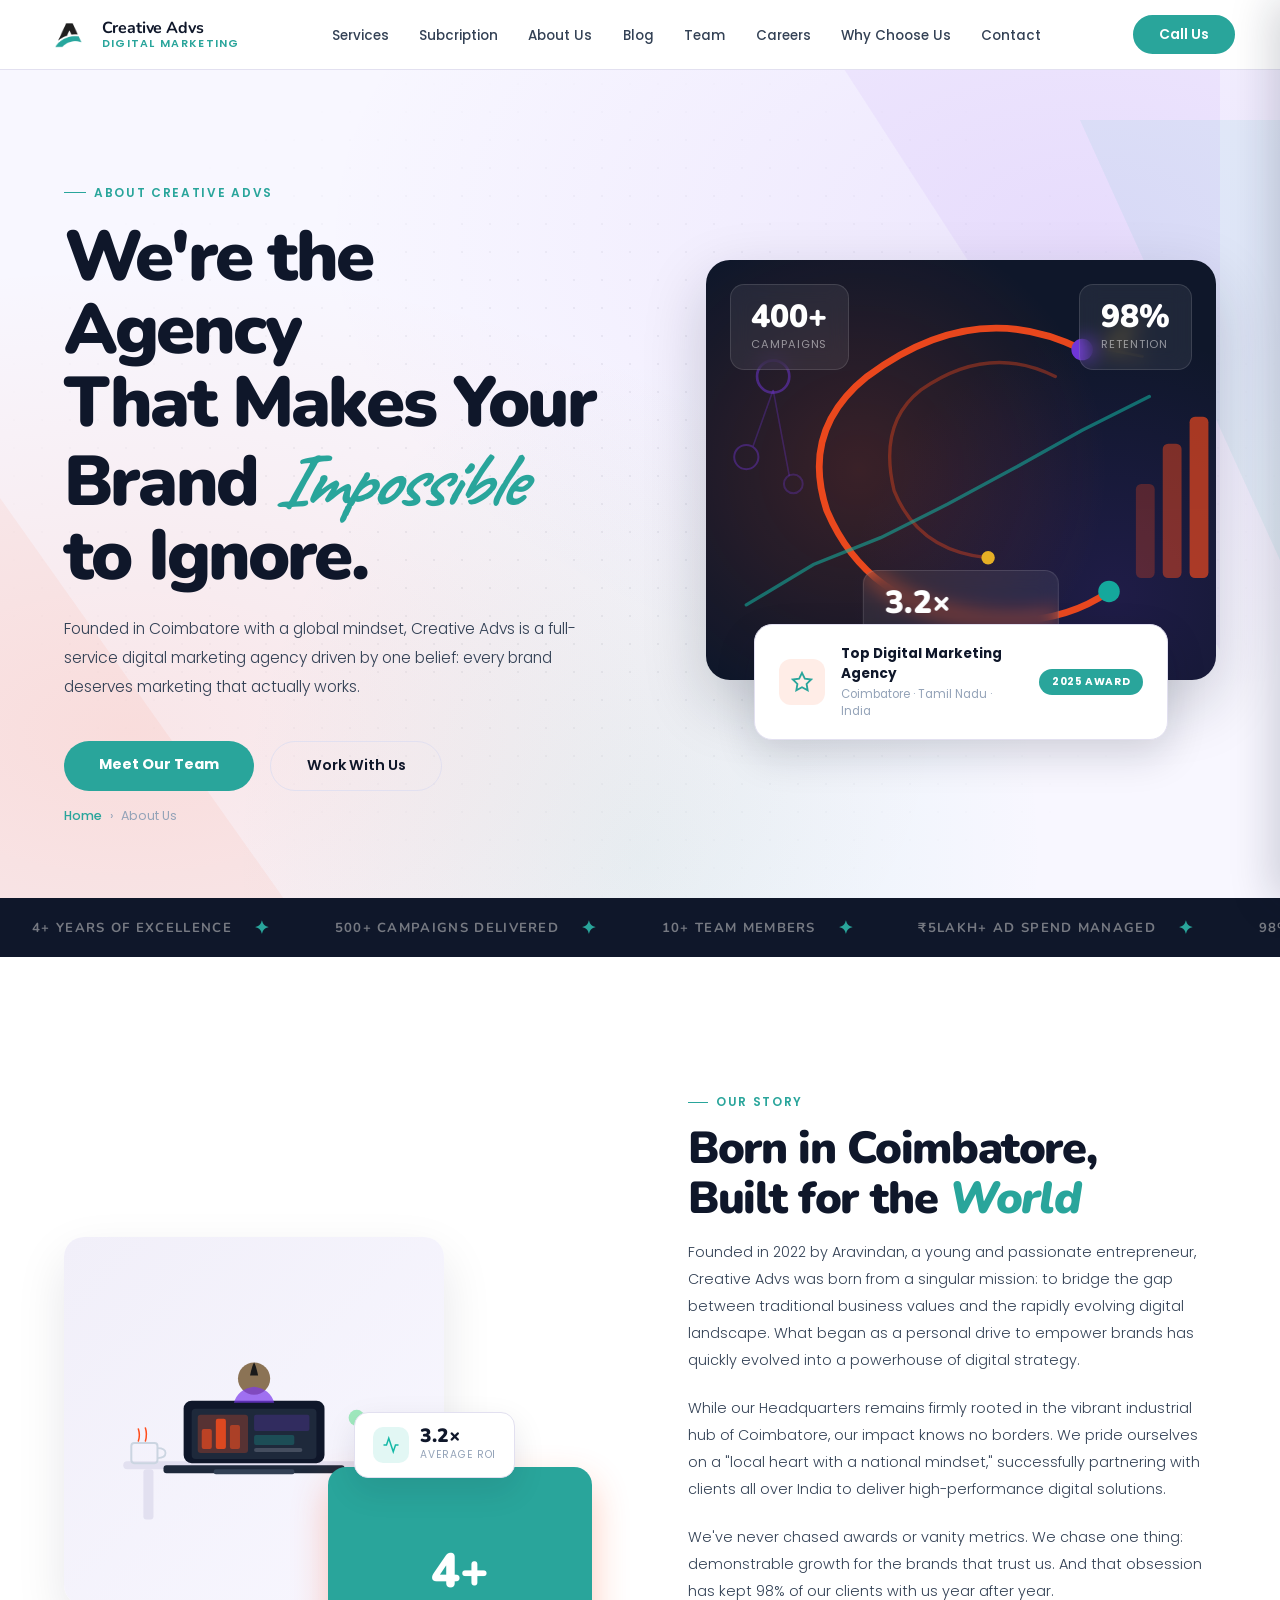
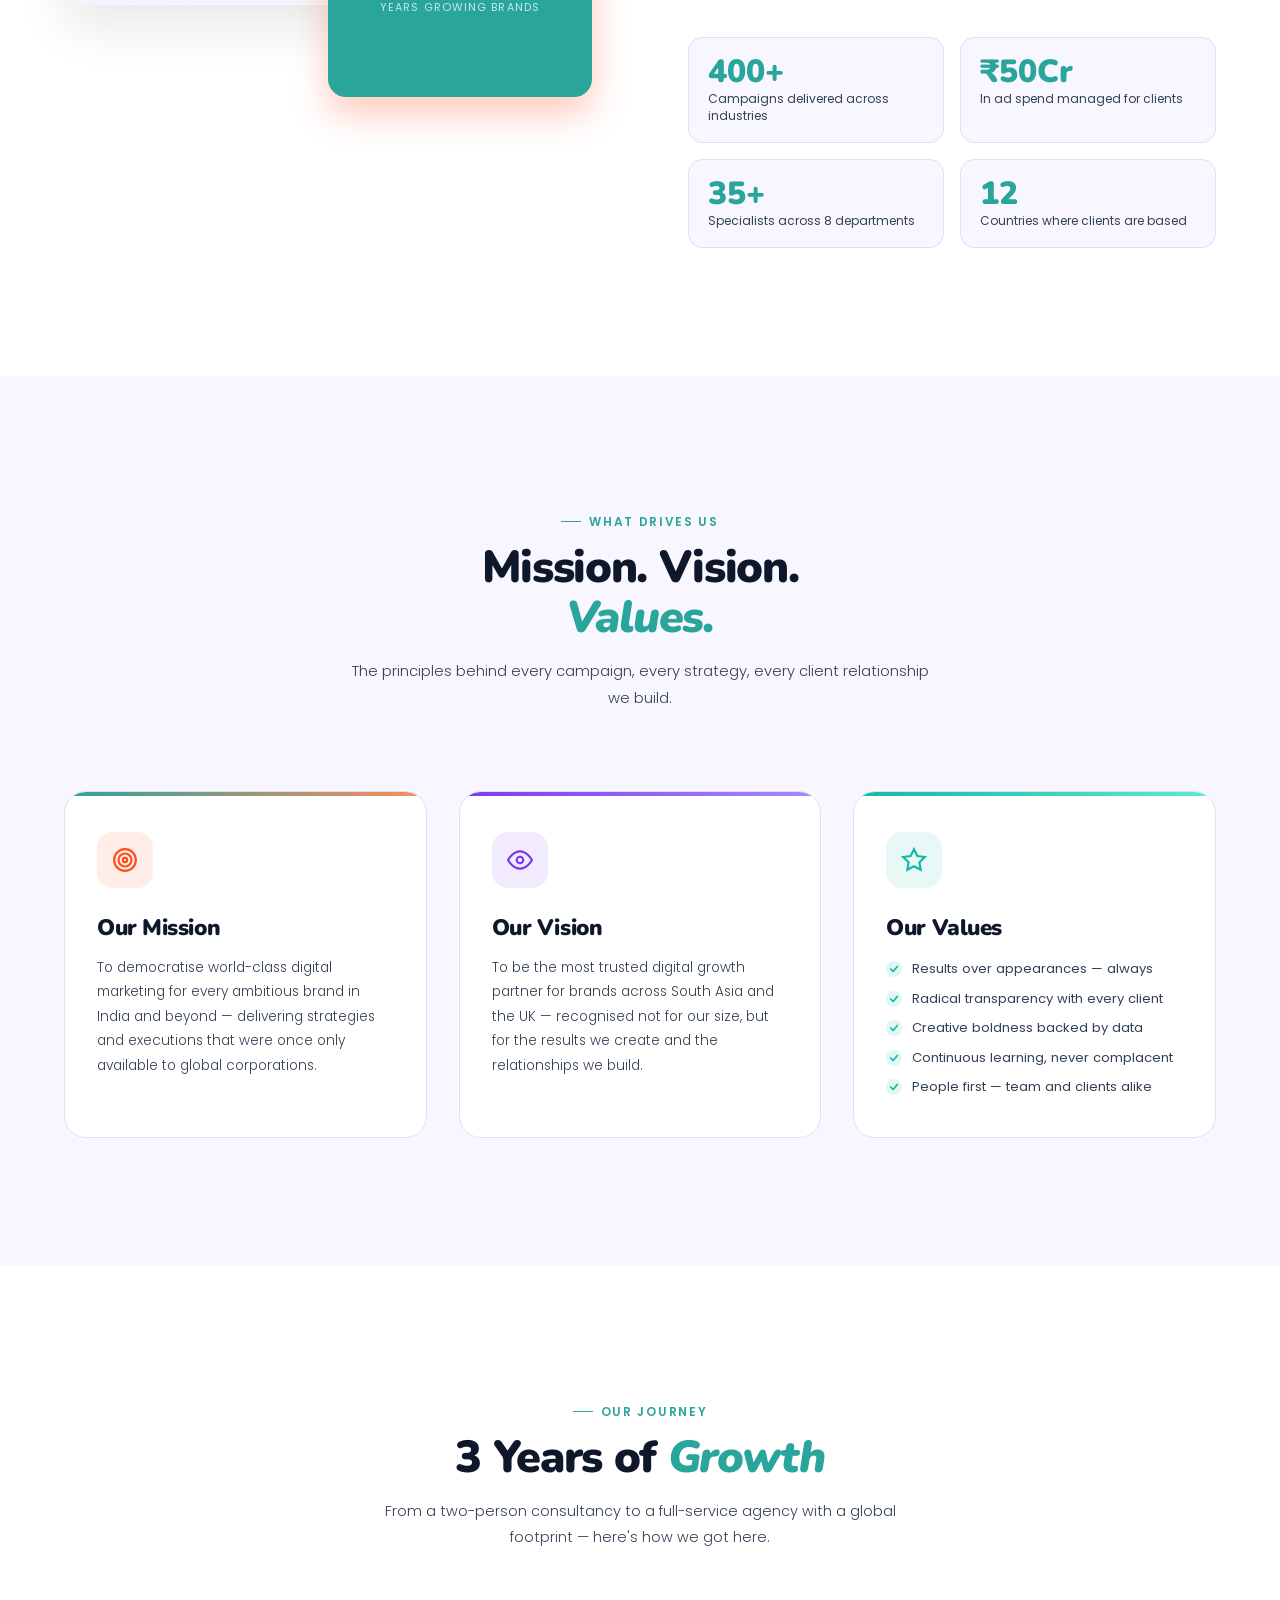
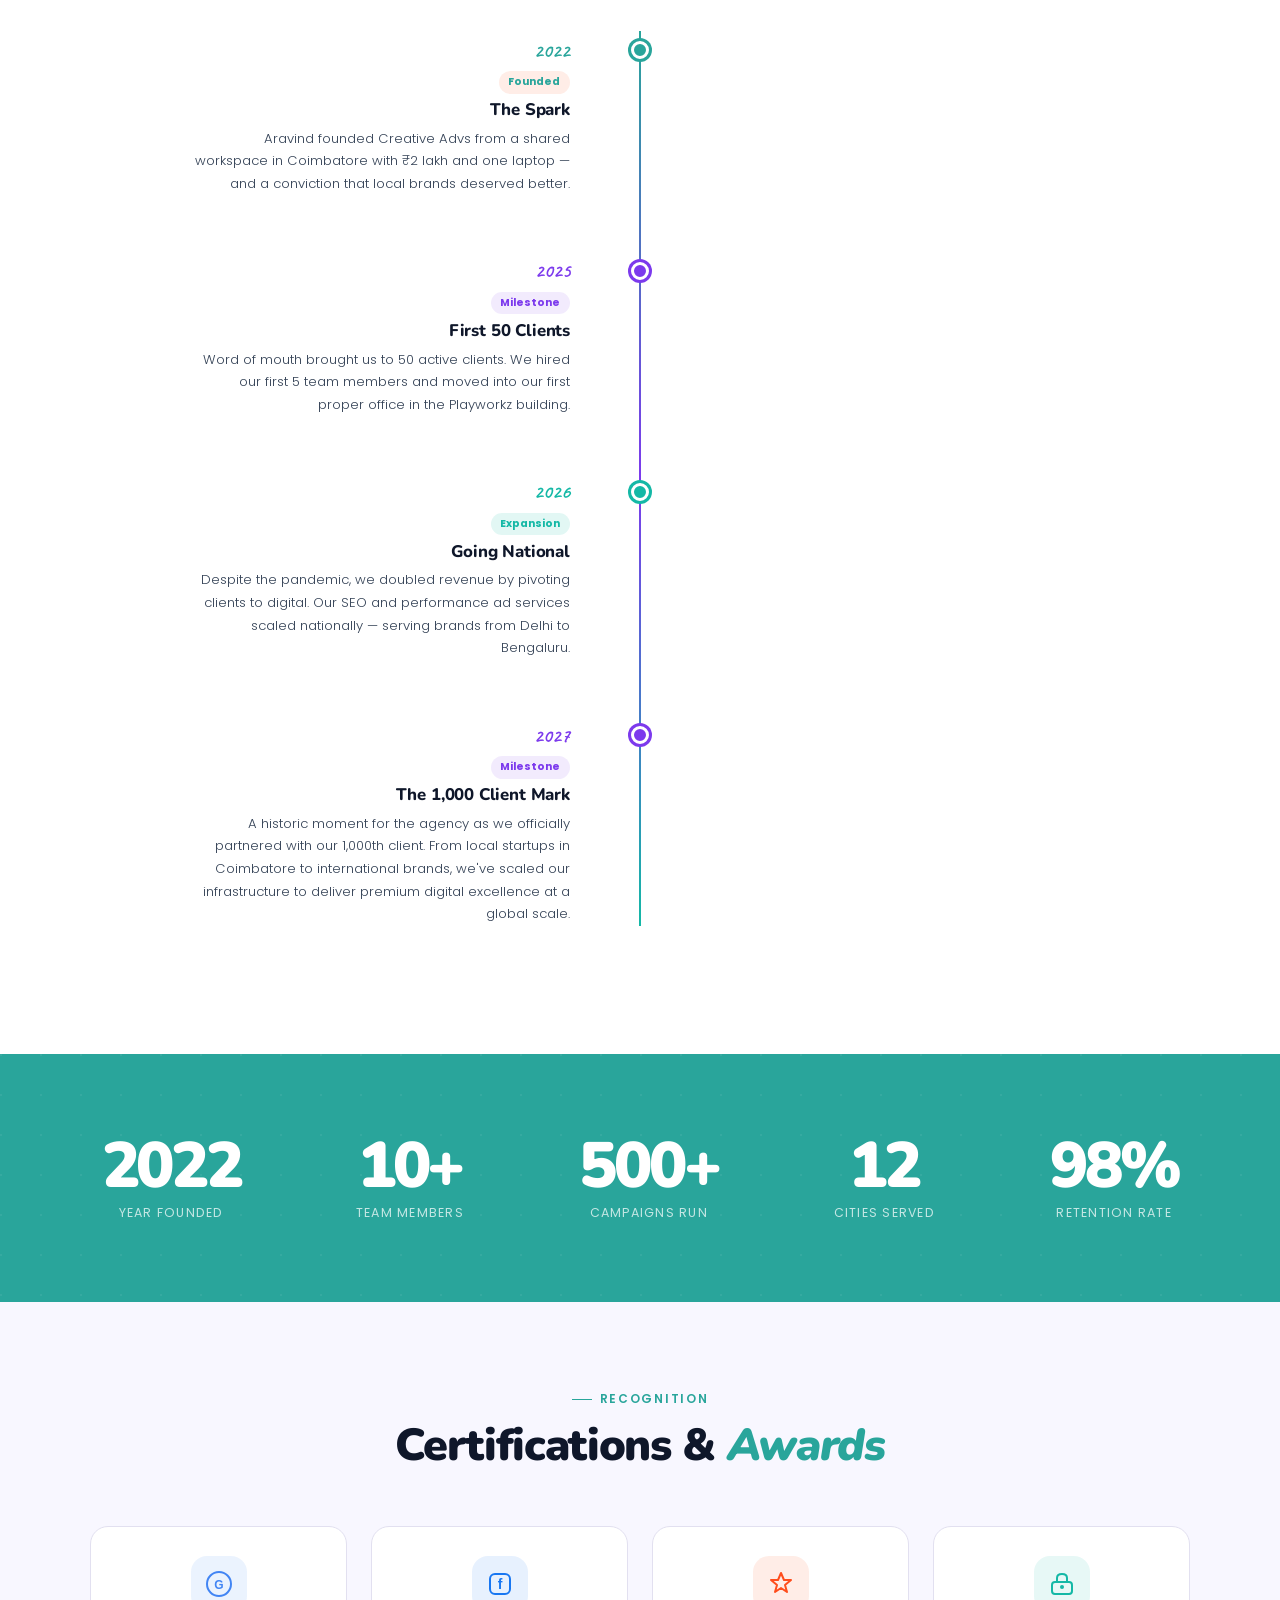
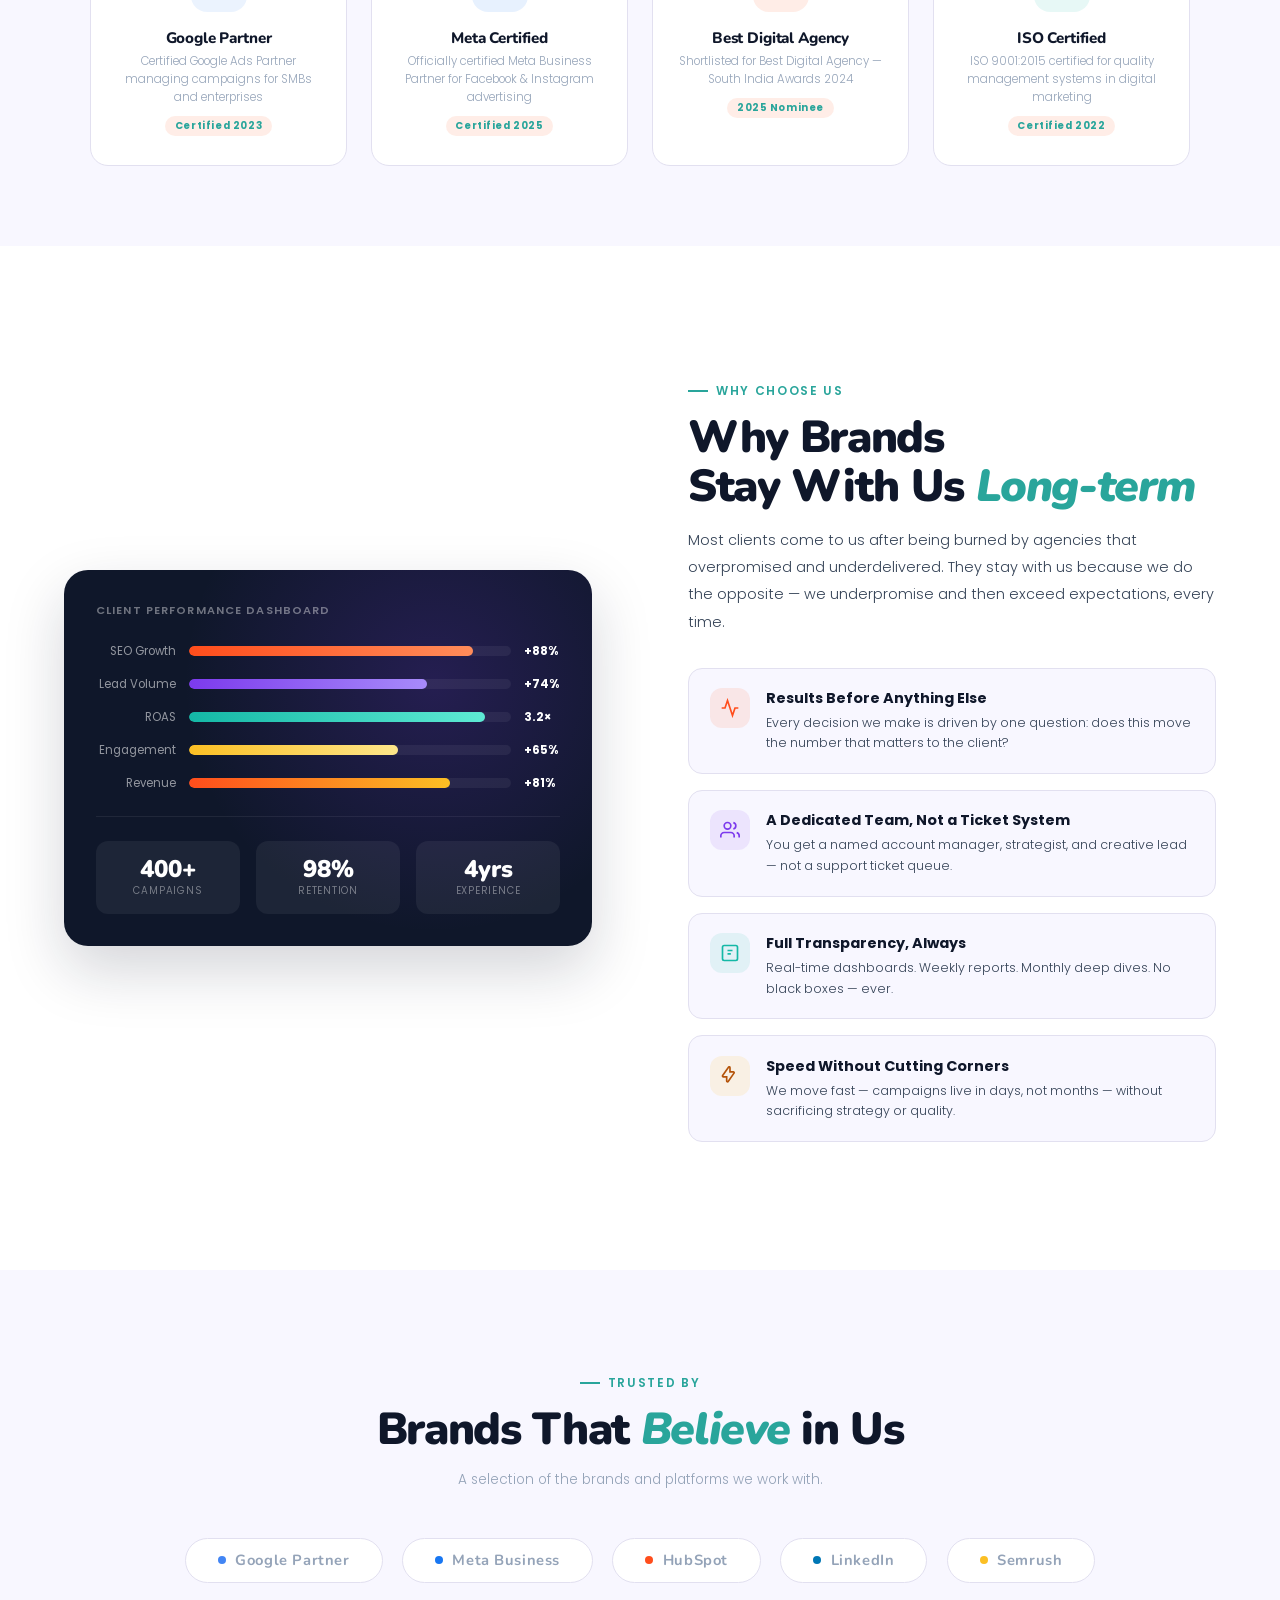
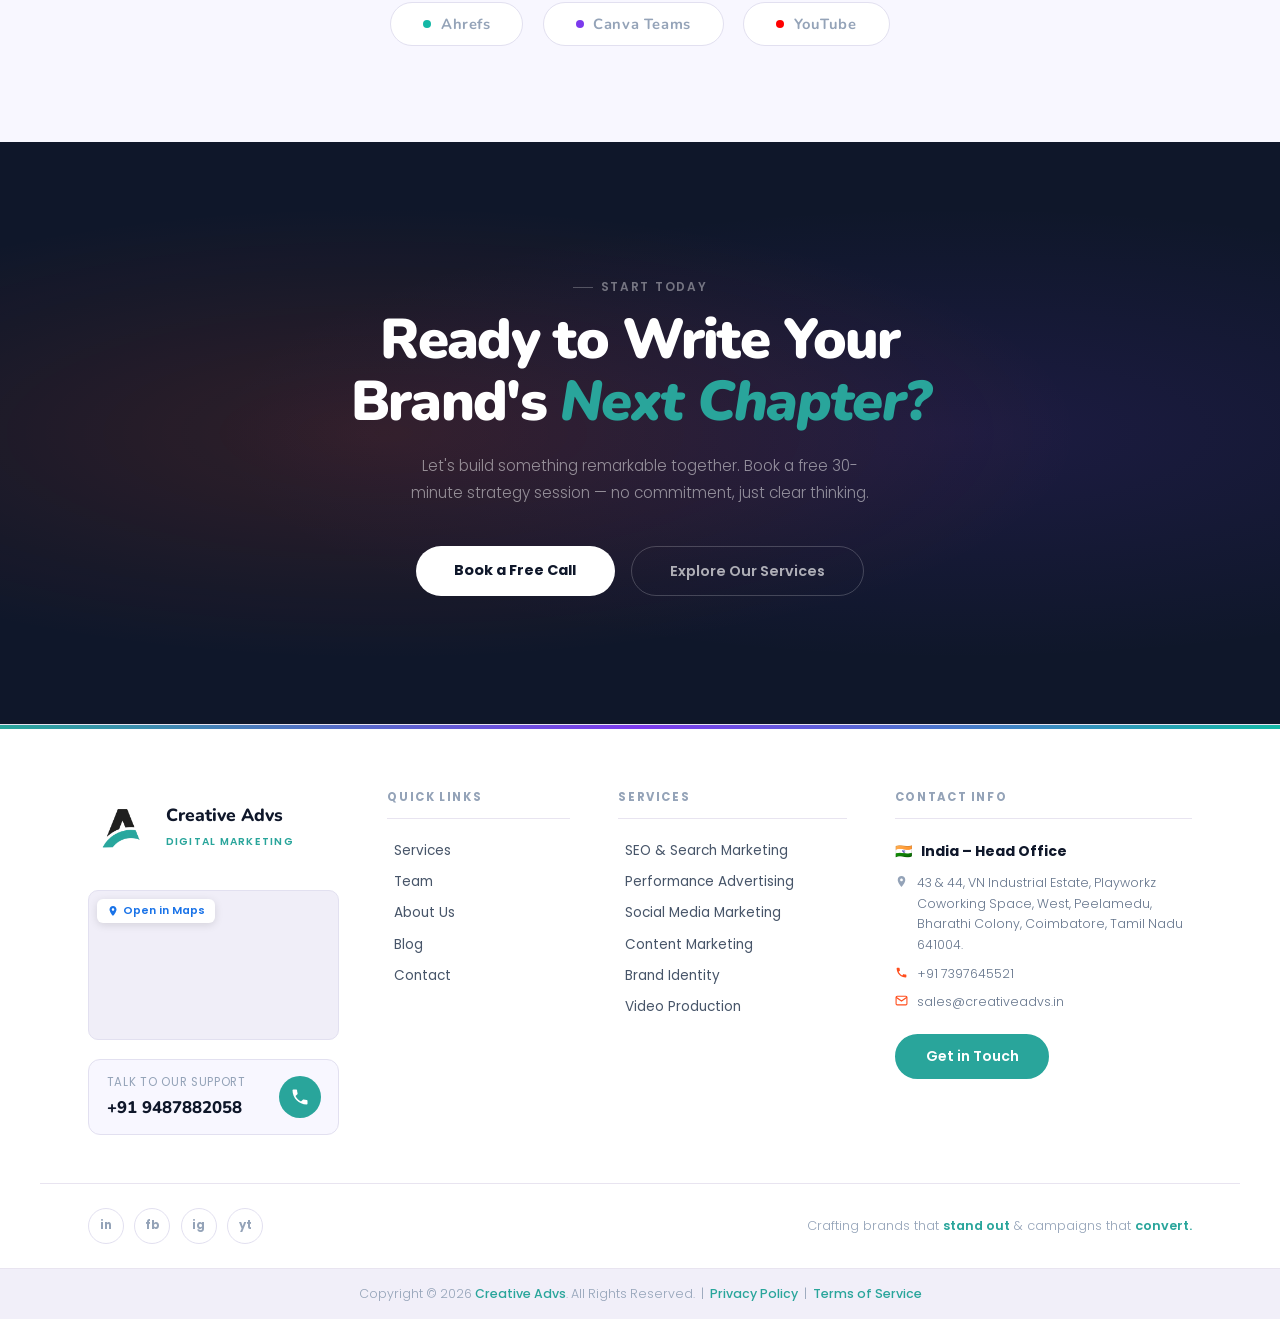
<file: about.html>
<!DOCTYPE html>
<html lang="en">
<head>
<meta charset="UTF-8">
<meta name="viewport" content="width=device-width, initial-scale=1.0">
<title>About Us — Creative Advs | Digital Marketing Agency</title>
<link rel="icon" type="image/png" href="assets/logo.png">
<link href="https://fonts.googleapis.com/css2?family=Caveat:wght@600;700&family=Nunito:ital,wght@0,400;0,600;0,700;0,800;1,400&family=Poppins:wght@300;400;500;600;700&display=swap" rel="stylesheet">
<link rel="stylesheet" href="./styles/aboutstyle.css">
</head>
<body>

<!--<div class="get-quote">Get Quote</div>-->


  <!-- NAVBAR -->
<nav>
    <a href="index.html" class="logo-wrap">
        <img src="assets/logo.png" alt="logo" class="logo-img" width="48" height="48">
        <div class="logo-text-block">
            <span class="l1">Creative Advs</span>
            <span class="l2">Digital Marketing</span>
        </div>
    </a>

    <ul class="nav-links" id="navLinks">
        <li><a href="service.html">Services</a></li>
        <li><a href="service.html#pricing">Subcription</a></li>
        <li><a href="">About Us</a></li>
        <li><a href="blog.html">Blog</a></li>
        <li><a href="team.html">Team</a></li>
        <li><a href="career.html">Careers</a></li>
        <li><a href="about.html#whyus">Why Choose Us</a></li>
        <li><a href="contact.html">Contact</a></li> 
    </ul>

    <div class="nav-actions">
        <a href="tel:+919876543210" class="btn-pill hide-mobile">Call Us</a>
        <div class="menu-toggle" id="mobile-menu">
            <span class="bar"></span>
            <span class="bar"></span>
            <span class="bar"></span>
        </div>
    </div>
</nav>

<!-- ══════════════════════════════════════════
     PASTE THIS BLOCK RIGHT AFTER </nav> in index.html
     ══════════════════════════════════════════ -->

<!-- MOBILE OVERLAY (backdrop) -->
<div class="mobile-overlay" id="mobileOverlay"></div>

<!-- MOBILE DRAWER (slides in from right) -->
<div class="mobile-drawer" id="mobileDrawer" role="dialog" aria-label="Navigation menu">

  <!-- Header -->
  <div class="drawer-header">
    <a href="index.html" class="drawer-logo">
      <img src="assets/logo.png" alt="Creative Advs logo" width="36" height="36">
      <div class="drawer-logo-text">
        <span class="dl1">Creative Advs</span>
        <span class="dl2">Digital Marketing</span>
      </div>
    </a>
    <button class="drawer-close" id="drawerClose" aria-label="Close menu">
      <svg viewBox="0 0 24 24">
        <line x1="18" y1="6" x2="6" y2="18"/>
        <line x1="6" y1="6" x2="18" y2="18"/>
      </svg>
    </button>
  </div>

  <!-- Nav links -->
  <nav class="drawer-nav" aria-label="Mobile navigation">
    <div class="drawer-section-label">Navigation</div>
    <a href="service.html">Services <span class="dn-arrow">›</span></a>
    <a href="service.html#pricing">Subcription<span class="dn-arrow">›</span></a>
    <a href="">About Us <span class="dn-arrow">›</span></a>
    <a href="blog.html">Blog <span class="dn-arrow">›</span></a>
    <div class="drawer-divider"></div>
    <div class="drawer-section-label">More</div>
    <a href="team.html">Team <span class="dn-arrow">›</span></a>
    <a href="career.html">Careers <span class="dn-arrow">›</span></a>
    <a href="about.html#whyus">Why Choose Us<span class="dn-arrow">›</span></a>
    <a href="contact.html">Contact <span class="dn-arrow">›</span></a>
  </nav>

  <!-- CTA buttons -->
  <div class="drawer-ctas">
    <a href="tel:+919876543210" class="drawer-btn-primary">📞 Contact Us</a>
  </div>

  <!-- Contact info -->
  <div class="drawer-contact">
    <a href="tel:+917397645521" class="drawer-contact-item">
      <div class="dci-icon" style="background:rgba(41,165,155,0.1)">
        <svg viewBox="0 0 24 24" fill="#29A59B">
          <path d="M6.6 10.8c1.4 2.8 3.8 5.1 6.6 6.6l2.2-2.2c.3-.3.7-.4 1-.2 1.1.4 2.3.6 3.6.6.6 0 1 .4 1 1V20c0 .6-.4 1-1 1-9.4 0-17-7.6-17-17 0-.6.4-1 1-1h3.5c.6 0 1 .4 1 1 0 1.3.2 2.5.6 3.6.1.3 0 .7-.2 1L6.6 10.8z"/>
        </svg>
      </div>
      +91 7397645521
    </a>
    <a href="mailto:sales@creativeadvs.in" class="drawer-contact-item">
      <div class="dci-icon" style="background:rgba(124,58,237,0.1)">
        <svg viewBox="0 0 24 24" fill="none" stroke="#7C3AED" stroke-width="2">
          <path d="M4 4h16c1.1 0 2 .9 2 2v12c0 1.1-.9 2-2 2H4c-1.1 0-2-.9-2-2V6c0-1.1.9-2 2-2z"/>
          <polyline points="22,6 12,13 2,6"/>
        </svg>
      </div>
      sales@creativeadvs.in
    </a>
  </div>

  <!-- Social icons -->
  <div class="drawer-social">
    <a href="https://in.linkedin.com/company/creative-advs-private-limited" class="drawer-soc" aria-label="LinkedIn">in</a>
    <a href="https://www.facebook.com/profile.php?id=100077503988653" class="drawer-soc" aria-label="Facebook">fb</a>
    <a href="https://www.instagram.com/creativeadvs/" class="drawer-soc" aria-label="Instagram">ig</a>
    <a href="https://www.youtube.com/@creativeadvs4626" class="drawer-soc" aria-label="YouTube">yt</a>
  </div>

</div>
<!-- ══ END MOBILE DRAWER ══ -->

<!-- ════ HERO ════ -->
<section class="hero">
  <div class="hshape hshape-1"></div>
  <div class="hshape hshape-2"></div>
  <div class="hshape hshape-3"></div>
  <div class="hero-inner">

    <div class="hero-left">
      <div class="hero-tag reveal">About Creative Advs</div>
      <h1 class="reveal rd1">We're the Agency<br>That Makes Your<br>Brand <em>Impossible</em><br>to Ignore.</h1>
      <p class="hero-desc reveal rd2">Founded in Coimbatore with a global mindset, Creative Advs is a full-service digital marketing agency driven by one belief: every brand deserves marketing that actually works.</p>
      <div class="hero-btns reveal rd3">
        <a href="team.html" class="btn-primary">Meet Our Team</a>
        <a href="contact.html" class="btn-outline">Work With Us</a>
      </div>
      <div class="breadcrumb reveal rd4">
        <a href="index.html">Home</a>
        <span>›</span><span>About Us</span>
      </div>
    </div>

    <div class="hero-visual reveal rd2">
      <div class="hv-main">
        <!-- SVG abstract brand illustration -->
        <svg width="100%" viewBox="0 0 380 300" xmlns="http://www.w3.org/2000/svg" style="opacity:0.9">
          <!-- Abstract C logo large -->
          <path d="M280 60 Q200 20 120 80 Q70 120 90 180 Q120 250 200 260 Q260 268 300 240" stroke="#FF4D1C" stroke-width="5" stroke-linecap="round" fill="none"/>
          <path d="M260 80 Q210 55 160 90 Q128 115 140 165 Q158 210 210 215" stroke="#FF4D1C" stroke-width="2.5" stroke-linecap="round" fill="none" opacity="0.4"/>
          <!-- Dots -->
          <circle cx="280" cy="60" r="8" fill="#7C3AED"/>
          <circle cx="300" cy="240" r="8" fill="#14B8A6"/>
          <circle cx="210" cy="215" r="5" fill="#FBBF24"/>
          <!-- Spark lines -->
          <line x1="300" y1="60" x2="320" y2="40" stroke="#FBBF24" stroke-width="2.5" stroke-linecap="round" opacity="0.7"/>
          <line x1="300" y1="60" x2="325" y2="65" stroke="#FBBF24" stroke-width="2" stroke-linecap="round" opacity="0.5"/>
          <line x1="300" y1="60" x2="310" y2="38" stroke="#FBBF24" stroke-width="1.5" stroke-linecap="round" opacity="0.4"/>
          <!-- Data bars right -->
          <rect x="320" y="160" width="14" height="70" rx="4" fill="#FF4D1C" opacity="0.3"/>
          <rect x="340" y="130" width="14" height="100" rx="4" fill="#FF4D1C" opacity="0.5"/>
          <rect x="360" y="110" width="14" height="120" rx="4" fill="#FF4D1C" opacity="0.7"/>
          <!-- Network nodes left -->
          <circle cx="50" cy="80"  r="12" fill="none" stroke="#7C3AED" stroke-width="2" opacity="0.5"/>
          <circle cx="30" cy="140" r="9"  fill="none" stroke="#7C3AED" stroke-width="1.5" opacity="0.4"/>
          <circle cx="65" cy="160" r="7"  fill="none" stroke="#7C3AED" stroke-width="1.5" opacity="0.3"/>
          <line x1="50" y1="90" x2="35" y2="132" stroke="#7C3AED" stroke-width="1.2" opacity="0.3"/>
          <line x1="50" y1="90" x2="62" y2="154" stroke="#7C3AED" stroke-width="1.2" opacity="0.3"/>
          <!-- trend line -->
          <polyline points="30,250 80,220 130,200 180,175 230,148 280,120 330,95" fill="none" stroke="#14B8A6" stroke-width="2.5" stroke-linecap="round" opacity="0.6"/>
        </svg>

        <!-- Floating stat cards inside dark card -->
        <div class="hv-stat-card hvc-1">
          <div class="snum">400+</div>
          <div class="slbl">Campaigns</div>
        </div>
        <div class="hv-stat-card hvc-2">
          <div class="snum">98%</div>
          <div class="slbl">Retention</div>
        </div>
        <div class="hv-stat-card hvc-3">
          <div class="snum">3.2×</div>
          <div class="slbl">Average ROI delivered</div>
        </div>
      </div>

      <!-- Bottom card -->
      <div class="hv-bottom">
        <div class="hv-bottom-icon">
          <svg viewBox="0 0 24 24" fill="none" stroke="var(--accent)" stroke-width="2"><polygon points="12 2 15.09 8.26 22 9.27 17 14.14 18.18 21.02 12 17.77 5.82 21.02 7 14.14 2 9.27 8.91 8.26 12 2"/></svg>
        </div>
        <div class="hv-bottom-text">
          <div class="hbt">Top Digital Marketing Agency</div>
          <div class="hbs">Coimbatore · Tamil Nadu · India</div>
        </div>
        <div class="hv-award">2025 Award</div>
      </div>
    </div>

  </div>
</section>

<!-- ════ TICKER ════ -->
<div class="ticker-wrap">
  <div class="ticker-inner" id="ticker">
    <span class="ticker-item">4+ Years of Excellence <span class="ticker-dot">✦</span></span>
    <span class="ticker-item">500+ Campaigns Delivered <span class="ticker-dot">✦</span></span>
    <span class="ticker-item">10+ Team Members <span class="ticker-dot">✦</span></span>
    <span class="ticker-item">₹5lakh+ Ad Spend Managed <span class="ticker-dot">✦</span></span>
    <span class="ticker-item">98% Client Retention <span class="ticker-dot">✦</span></span>
    <span class="ticker-item">Google & Meta Certified <span class="ticker-dot">✦</span></span>
    <span class="ticker-item">4+ Years of Excellence <span class="ticker-dot">✦</span></span>
    <span class="ticker-item">500+ Campaigns Delivered <span class="ticker-dot">✦</span></span>
    <span class="ticker-item">10+ Team Members <span class="ticker-dot">✦</span></span>
    <span class="ticker-item">₹5lakh+ Ad Spend Managed <span class="ticker-dot">✦</span></span>
    <span class="ticker-item">98% Client Retention <span class="ticker-dot">✦</span></span>
    <span class="ticker-item">Google & Meta Certified <span class="ticker-dot">✦</span></span>
  </div>
</div>

<!-- ════ STORY ════ -->
<section class="story-section">
  <div class="story-inner">
    <div class="story-visual reveal">
      <div class="story-img-main">
        <svg width="90%" viewBox="0 0 340 280" xmlns="http://www.w3.org/2000/svg">
          <!-- Office / workspace illustration -->
          <rect x="40" y="180" width="260" height="8" rx="4" fill="#E2E0F0"/>
          <rect x="60" y="188" width="10" height="50" rx="3" fill="#E2E0F0"/>
          <rect x="270" y="188" width="10" height="50" rx="3" fill="#E2E0F0"/>
          <!-- Laptop -->
          <rect x="100" y="120" width="140" height="62" rx="8" fill="#0F172A"/>
          <rect x="108" y="128" width="124" height="50" rx="4" fill="#1E293B"/>
          <!-- Screen content -->
          <rect x="114" y="134" width="50" height="38" rx="3" fill="#FF4D1C" opacity="0.25"/>
          <rect x="170" y="134" width="55" height="16" rx="2" fill="#7C3AED" opacity="0.2"/>
          <rect x="170" y="154" width="40" height="10" rx="2" fill="#14B8A6" opacity="0.25"/>
          <rect x="170" y="167" width="48" height="4" rx="2" fill="#E2E0F0" opacity="0.2"/>
          <!-- Screen bars -->
          <rect x="118" y="148" width="10" height="20" rx="2" fill="#FF4D1C" opacity="0.6"/>
          <rect x="132" y="138" width="10" height="30" rx="2" fill="#FF4D1C" opacity="0.8"/>
          <rect x="146" y="144" width="10" height="24" rx="2" fill="#FF4D1C" opacity="0.5"/>
          <!-- Keyboard -->
          <rect x="80" y="184" width="180" height="8" rx="3" fill="#1E293B"/>
          <rect x="130" y="188" width="80" height="5" rx="2" fill="#334155"/>
          <!-- Coffee mug -->
          <rect x="48" y="162" width="26" height="20" rx="3" fill="none" stroke="#CBD5E1" stroke-width="2"/>
          <path d="M74 167 Q82 167 82 172 Q82 177 74 177" stroke="#CBD5E1" stroke-width="1.8" fill="none"/>
          <path d="M55 160 Q57 154 55 148" stroke="#FF4D1C" stroke-width="1.5" fill="none" stroke-linecap="round"/>
          <path d="M62 160 Q64 153 62 147" stroke="#FF4D1C" stroke-width="1.5" fill="none" stroke-linecap="round"/>
          <!-- Plant -->
          <rect x="272" y="162" width="20" height="20" rx="4" fill="#E2E0F0"/>
          <path d="M282 162 Q282 145 274 138" stroke="#15803D" stroke-width="2" fill="none" stroke-linecap="round"/>
          <path d="M282 150 Q290 143 296 146" stroke="#15803D" stroke-width="2" fill="none" stroke-linecap="round"/>
          <circle cx="272" cy="137" r="8" fill="#4ADE80" opacity="0.5"/>
          <circle cx="296" cy="145" r="6" fill="#4ADE80" opacity="0.4"/>
          <!-- People silhouettes at desk -->
          <circle cx="170" cy="98" r="16" fill="#8B7355"/>
          <path d="M150 122 Q154 108 170 106 Q186 108 190 122" fill="#7C3AED" opacity="0.7"/>
          <path d="M166 95 Q168 85 170 82 Q172 85 174 95" fill="#1a1a1a"/>
        </svg>
      </div>
      <div class="story-img-accent">
        <span class="big">4+</span>
        <span class="sm">Years Growing Brands</span>
      </div>
      <div class="story-badge">
        <div class="sb-icon">
          <svg viewBox="0 0 24 24" fill="none" stroke="#14B8A6" stroke-width="2"><polyline points="22 12 18 12 15 21 9 3 6 12 2 12"/></svg>
        </div>
        <div>
          <div class="sb-num">3.2×</div>
          <div class="sb-lbl">Average ROI</div>
        </div>
      </div>
    </div>

    <div class="story-content reveal rd2">
      <div class="section-tag">Our Story</div>
      <h2 class="section-h2">Born in Coimbatore,<br>Built for the <em>World</em></h2>
      <p>Founded in 2022 by Aravindan, a young and passionate entrepreneur, Creative Advs was born from a singular mission: to bridge the gap between traditional business values and the rapidly evolving digital landscape. What began as a personal drive to empower brands has quickly evolved into a powerhouse of digital strategy.</p>
      <p>While our Headquarters remains firmly rooted in the vibrant industrial hub of Coimbatore, our impact knows no borders. We pride ourselves on a "local heart with a national mindset," successfully partnering with clients all over India to deliver high-performance digital solutions.</p>
      <p>We've never chased awards or vanity metrics. We chase one thing: demonstrable growth for the brands that trust us. And that obsession has kept 98% of our clients with us year after year.</p>
      <div class="story-highlights">
        <div class="sh-item reveal rd1">
          <div class="sh-num">400+</div>
          <div class="sh-lbl">Campaigns delivered across industries</div>
        </div>
        <div class="sh-item reveal rd2">
          <div class="sh-num">₹50Cr</div>
          <div class="sh-lbl">In ad spend managed for clients</div>
        </div>
        <div class="sh-item reveal rd3">
          <div class="sh-num">35+</div>
          <div class="sh-lbl">Specialists across 8 departments</div>
        </div>
        <div class="sh-item reveal rd4">
          <div class="sh-num">12</div>
          <div class="sh-lbl">Countries where clients are based</div>
        </div>
      </div>
    </div>
  </div>
</section>

<!-- ════ MISSION / VISION / VALUES ════ -->
<section class="mvv-section">
  <div class="mvv-header">
    <div class="section-tag reveal" style="justify-content:center">What Drives Us</div>
    <h2 class="section-h2 reveal rd1" style="text-align:center">Mission. Vision.<br><em>Values.</em></h2>
    <p class="reveal rd2">The principles behind every campaign, every strategy, every client relationship we build.</p>
  </div>
  <div class="mvv-grid">
    <div class="mvv-card mission reveal">
      <div class="mvv-icon">
        <svg viewBox="0 0 24 24" fill="none" stroke="#FF4D1C" stroke-width="2"><circle cx="12" cy="12" r="10"/><circle cx="12" cy="12" r="6"/><circle cx="12" cy="12" r="2"/></svg>
      </div>
      <h3>Our Mission</h3>
      <p>To democratise world-class digital marketing for every ambitious brand in India and beyond — delivering strategies and executions that were once only available to global corporations.</p>
    </div>
    <div class="mvv-card vision reveal rd1">
      <div class="mvv-icon">
        <svg viewBox="0 0 24 24" fill="none" stroke="#7C3AED" stroke-width="2"><path d="M1 12s4-8 11-8 11 8 11 8-4 8-11 8-11-8-11-8z"/><circle cx="12" cy="12" r="3"/></svg>
      </div>
      <h3>Our Vision</h3>
      <p>To be the most trusted digital growth partner for brands across South Asia and the UK — recognised not for our size, but for the results we create and the relationships we build.</p>
    </div>
    <div class="mvv-card values reveal rd2">
      <div class="mvv-icon">
        <svg viewBox="0 0 24 24" fill="none" stroke="#14B8A6" stroke-width="2"><polygon points="12 2 15.09 8.26 22 9.27 17 14.14 18.18 21.02 12 17.77 5.82 21.02 7 14.14 2 9.27 8.91 8.26 12 2"/></svg>
      </div>
      <h3>Our Values</h3>
      <ul class="mvv-values-list">
        <li>Results over appearances — always</li>
        <li>Radical transparency with every client</li>
        <li>Creative boldness backed by data</li>
        <li>Continuous learning, never complacent</li>
        <li>People first — team and clients alike</li>
      </ul>
    </div>
  </div>
</section>

<!-- ════ TIMELINE ════ -->
<section class="timeline-section">
  <div class="timeline-header">
    <div class="section-tag reveal" style="justify-content:center">Our Journey</div>
    <h2 class="section-h2 reveal rd1" style="text-align:center">3 Years of <em>Growth</em></h2>
    <p class="reveal rd2">From a two-person consultancy to a full-service agency with a global footprint — here's how we got here.</p>
  </div>

  <div class="timeline">

    <div class="tl-item reveal">
      <div class="tl-left">
        <span class="tl-year">2022</span>
        <span class="tl-badge coral">Founded</span>
        <div class="tl-title">The Spark</div>
        <div class="tl-body">Aravind founded Creative Advs from a shared workspace in Coimbatore with ₹2 lakh and one laptop — and a conviction that local brands deserved better.</div>
      </div>
      <div class="tl-center"><div class="tl-dot"></div></div>
      <div class="tl-right"></div>
    </div>

    <div class="tl-item right reveal rd1">
      <div class="tl-left"></div>
      <div class="tl-center"><div class="tl-dot purple"></div></div>
      <div class="tl-right">
        <span class="tl-year purple">2025</span>
        <span class="tl-badge purple">Milestone</span>
        <div class="tl-title">First 50 Clients</div>
        <div class="tl-body">Word of mouth brought us to 50 active clients. We hired our first 5 team members and moved into our first proper office in the Playworkz building.</div>
      </div>
    </div>

    <div class="tl-item reveal rd2">
      <div class="tl-left">
        <span class="tl-year teal">2026</span>
        <span class="tl-badge teal">Expansion</span>
        <div class="tl-title">Going National</div>
        <div class="tl-body">Despite the pandemic, we doubled revenue by pivoting clients to digital. Our SEO and performance ad services scaled nationally — serving brands from Delhi to Bengaluru.</div>
      </div>
      <div class="tl-center"><div class="tl-dot teal"></div></div>
      <div class="tl-right"></div>
    </div>

    <div class="tl-item right reveal rd1">
      <div class="tl-left"></div>
      <div class="tl-center"><div class="tl-dot purple"></div></div>
      <div class="tl-right">
        <span class="tl-year purple">2027</span>
        <span class="tl-badge purple">Milestone</span>
        <div class="tl-title">The 1,000 Client Mark</div>
        <div class="tl-body">A historic moment for the agency as we officially partnered with our 1,000th client. From local startups in Coimbatore to international brands, we've scaled our infrastructure to deliver premium digital excellence at a global scale.</div>
      </div>
    </div>

  </div>
</section>

<!-- ════ STATS BAND ════ -->
<div class="stats-band">
  <div class="stat-b reveal"><div class="num">2022</div><div class="lbl">Year Founded</div></div>
  <div class="stat-b reveal rd1"><div class="num">10+</div><div class="lbl">Team Members</div></div>
  <div class="stat-b reveal rd2"><div class="num">500+</div><div class="lbl">Campaigns Run</div></div>
  <div class="stat-b reveal rd3"><div class="num">12</div><div class="lbl">Cities Served</div></div>
  <div class="stat-b reveal rd4"><div class="num">98%</div><div class="lbl">Retention Rate</div></div>
</div>

<!-- ════ AWARDS ════ -->
<section class="awards-strip">
  <div class="awards-header">
    <div class="section-tag reveal" style="justify-content:center">Recognition</div>
    <h2 class="section-h2 reveal rd1" style="text-align:center">Certifications &amp; <em>Awards</em></h2>
  </div>
  <div class="awards-grid">
    <div class="award-card reveal">
      <div class="award-icon" style="background:rgba(66,133,244,0.1)">
        <svg width="28" height="28" viewBox="0 0 28 28" fill="none">
          <circle cx="14" cy="14" r="12" fill="none" stroke="#4285F4" stroke-width="2"/>
          <text x="14" y="19" font-family="sans-serif" font-size="12" fill="#4285F4" font-weight="700" text-anchor="middle">G</text>
        </svg>
      </div>
      <h4>Google Partner</h4>
      <p>Certified Google Ads Partner managing campaigns for SMBs and enterprises</p>
      <span class="award-year">Certified 2023</span>
    </div>
    <div class="award-card reveal rd1">
      <div class="award-icon" style="background:rgba(24,119,242,0.1)">
        <svg width="28" height="28" viewBox="0 0 28 28" fill="none">
          <rect x="4" y="4" width="20" height="20" rx="5" fill="none" stroke="#1877F2" stroke-width="2"/>
          <text x="14" y="19" font-family="sans-serif" font-size="14" fill="#1877F2" font-weight="700" text-anchor="middle">f</text>
        </svg>
      </div>
      <h4>Meta Certified</h4>
      <p>Officially certified Meta Business Partner for Facebook &amp; Instagram advertising</p>
      <span class="award-year">Certified 2025</span>
    </div>
    <div class="award-card reveal rd2">
      <div class="award-icon" style="background:rgba(255,77,28,0.1)">
        <svg width="28" height="28" viewBox="0 0 28 28" fill="none">
          <polygon points="14,3 17,10 24,10 18,15 20,22 14,18 8,22 10,15 4,10 11,10" fill="none" stroke="#FF4D1C" stroke-width="2" stroke-linejoin="round"/>
        </svg>
      </div>
      <h4>Best Digital Agency</h4>
      <p>Shortlisted for Best Digital Agency — South India Awards 2024</p>
      <span class="award-year">2025 Nominee</span>
    </div>
    <div class="award-card reveal rd3">
      <div class="award-icon" style="background:rgba(20,184,166,0.1)">
        <svg width="28" height="28" viewBox="0 0 28 28" fill="none">
          <rect x="4" y="12" width="20" height="12" rx="3" fill="none" stroke="#14B8A6" stroke-width="2"/>
          <path d="M9 12 V8 Q9 4 14 4 Q19 4 19 8 V12" fill="none" stroke="#14B8A6" stroke-width="2"/>
          <circle cx="14" cy="17" r="2" fill="#14B8A6"/>
        </svg>
      </div>
      <h4>ISO Certified</h4>
      <p>ISO 9001:2015 certified for quality management systems in digital marketing</p>
      <span class="award-year">Certified 2022</span>
    </div>
  </div>
</section>

<!-- ════ WHY US ════ -->
<section class="whyus-section" id="whyus">
  <div class="whyus-inner">

    <div class="whyus-visual reveal">
      <p class="wv-label">Client Performance Dashboard</p>
      <div class="wv-bars">
        <div class="wv-bar-row">
          <span class="wv-bar-lbl">SEO Growth</span>
          <div class="wv-bar-track"><div class="wv-bar-fill" style="width:88%;background:linear-gradient(90deg,#FF4D1C,#FF8C5A)"></div></div>
          <span class="wv-bar-val">+88%</span>
        </div>
        <div class="wv-bar-row">
          <span class="wv-bar-lbl">Lead Volume</span>
          <div class="wv-bar-track"><div class="wv-bar-fill" style="width:74%;background:linear-gradient(90deg,#7C3AED,#A78BFA)"></div></div>
          <span class="wv-bar-val">+74%</span>
        </div>
        <div class="wv-bar-row">
          <span class="wv-bar-lbl">ROAS</span>
          <div class="wv-bar-track"><div class="wv-bar-fill" style="width:92%;background:linear-gradient(90deg,#14B8A6,#5EEAD4)"></div></div>
          <span class="wv-bar-val">3.2×</span>
        </div>
        <div class="wv-bar-row">
          <span class="wv-bar-lbl">Engagement</span>
          <div class="wv-bar-track"><div class="wv-bar-fill" style="width:65%;background:linear-gradient(90deg,#FBBF24,#FDE68A)"></div></div>
          <span class="wv-bar-val">+65%</span>
        </div>
        <div class="wv-bar-row">
          <span class="wv-bar-lbl">Revenue</span>
          <div class="wv-bar-track"><div class="wv-bar-fill" style="width:81%;background:linear-gradient(90deg,#FF4D1C,#FBBF24)"></div></div>
          <span class="wv-bar-val">+81%</span>
        </div>
      </div>
      <div class="wv-divider"></div>
      <div class="wv-metric-row">
        <div class="wv-metric">
          <div class="mn">400+</div>
          <div class="ml">Campaigns</div>
        </div>
        <div class="wv-metric">
          <div class="mn">98%</div>
          <div class="ml">Retention</div>
        </div>
        <div class="wv-metric">
          <div class="mn">4yrs</div>
          <div class="ml">Experience</div>
        </div>
      </div>
    </div>

    <div class="whyus-content reveal rd2">
      <div class="section-tag">Why Choose Us</div>
      <h2 class="section-h2">Why Brands<br>Stay With Us <em>Long-term</em></h2>
      <p>Most clients come to us after being burned by agencies that overpromised and underdelivered. They stay with us because we do the opposite — we underpromise and then exceed expectations, every time.</p>
      <div class="whyus-list">
        <div class="wl-item">
          <div class="wl-icon" style="background:rgba(255,77,28,0.1)">
            <svg viewBox="0 0 24 24" fill="none" stroke="#FF4D1C" stroke-width="2"><polyline points="22 12 18 12 15 21 9 3 6 12 2 12"/></svg>
          </div>
          <div class="wl-body">
            <h5>Results Before Anything Else</h5>
            <p>Every decision we make is driven by one question: does this move the number that matters to the client?</p>
          </div>
        </div>
        <div class="wl-item">
          <div class="wl-icon" style="background:rgba(124,58,237,0.1)">
            <svg viewBox="0 0 24 24" fill="none" stroke="#7C3AED" stroke-width="2"><path d="M17 21v-2a4 4 0 00-4-4H5a4 4 0 00-4 4v2"/><circle cx="9" cy="7" r="4"/><path d="M23 21v-2a4 4 0 00-3-3.87M16 3.13a4 4 0 010 7.75"/></svg>
          </div>
          <div class="wl-body">
            <h5>A Dedicated Team, Not a Ticket System</h5>
            <p>You get a named account manager, strategist, and creative lead — not a support ticket queue.</p>
          </div>
        </div>
        <div class="wl-item">
          <div class="wl-icon" style="background:rgba(20,184,166,0.1)">
            <svg viewBox="0 0 24 24" fill="none" stroke="#14B8A6" stroke-width="2"><rect x="3" y="3" width="18" height="18" rx="2"/><path d="M9 9h6M9 13h4"/></svg>
          </div>
          <div class="wl-body">
            <h5>Full Transparency, Always</h5>
            <p>Real-time dashboards. Weekly reports. Monthly deep dives. No black boxes — ever.</p>
          </div>
        </div>
        <div class="wl-item">
          <div class="wl-icon" style="background:rgba(251,191,36,0.12)">
            <svg viewBox="0 0 24 24" fill="none" stroke="#B45309" stroke-width="2"><path d="M11.3 1.046A1 1 0 0112 2v5h4a1 1 0 01.82 1.573l-7 10A1 1 0 018 18v-5H4a1 1 0 01-.82-1.573l7-10a1 1 0 011.12-.38z"/></svg>
          </div>
          <div class="wl-body">
            <h5>Speed Without Cutting Corners</h5>
            <p>We move fast — campaigns live in days, not months — without sacrificing strategy or quality.</p>
          </div>
        </div>
      </div>
    </div>
  </div>
</section>

<!-- ════ PARTNERS ════ -->
<section class="partners-section">
  <div class="partners-header">
    <div class="section-tag reveal" style="justify-content:center">Trusted By</div>
    <h2 class="section-h2 reveal rd1" style="text-align:center">Brands That <em>Believe</em> in Us</h2>
    <p class="reveal rd2">A selection of the brands and platforms we work with.</p>
  </div>
  <div class="partners-row reveal rd1">
    <div class="partner-chip"><span class="pc-dot" style="background:#4285F4"></span>Google Partner</div>
    <div class="partner-chip"><span class="pc-dot" style="background:#1877F2"></span>Meta Business</div>
    <div class="partner-chip"><span class="pc-dot" style="background:#FF4D1C"></span>HubSpot</div>
    <div class="partner-chip"><span class="pc-dot" style="background:#0077B5"></span>LinkedIn</div>
    <div class="partner-chip"><span class="pc-dot" style="background:#FBBF24"></span>Semrush</div>
    <div class="partner-chip"><span class="pc-dot" style="background:#14B8A6"></span>Ahrefs</div>
    <div class="partner-chip"><span class="pc-dot" style="background:#7C3AED"></span>Canva Teams</div>
    <div class="partner-chip"><span class="pc-dot" style="background:#FF0000"></span>YouTube</div>
  </div>
</section>

<!-- ════ CTA ════ -->
<section class="cta-band">
  <div class="section-tag reveal" style="justify-content:center">Start Today</div>
  <h2 class="section-h2 reveal rd1">Ready to Write Your<br>Brand's <em>Next Chapter?</em></h2>
  <p class="reveal rd2">Let's build something remarkable together. Book a free 30-minute strategy session — no commitment, just clear thinking.</p>
  <div class="cta-btns reveal rd3">
    <a href="tel:+919876543210" class="btn-white">Book a Free Call</a>
    <a href="service.html" class="btn-ghost">Explore Our Services</a>
  </div>
</section>

<!-- ════ FOOTER ════ -->
<footer class="footer-section">
  <div class="footer-inner">
            <div>
                <a href="index.html" class="footer-logo-wrap">
                     <img src="assets/logo.png" alt="logo" class="logo-img" width="68" height="78">
                    <div class="footer-logo-text">
                        <span class="fl1">Creative Advs</span>
                        <span class="fl2">Digital Marketing</span>
                    </div>
                </a>
                <div class="footer-map">
                    <iframe
                        src="https://www.google.com/maps?q=43%20%26%2044%2C%20VN%20Industrial%20Estate%2C%20Playworkz%20Coworking%20Space%2C%20West%2C%20Peelamedu%2C%20Bharathi%20Colony%2C%20Coimbatore%2C%20Tamil%20Nadu%20641004&output=embed"
                        allowfullscreen loading="lazy">
                    </iframe>

                    <a href="https://www.google.com/maps?q=43%20%26%2044%2C%20VN%20Industrial%20Estate%2C%20Playworkz%20Coworking%20Space%2C%20West%2C%20Peelamedu%2C%20Bharathi%20Colony%2C%20Coimbatore%2C%20Tamil%20Nadu%20641004"
                        target="_blank" class="map-badge">

                        <svg width="12" height="12" viewBox="0 0 24 24" fill="#1a73e8">
                            <path
                                d="M12 2C8.13 2 5 5.13 5 9c0 5.25 7 13 7 13s7-7.75 7-13c0-3.87-3.13-7-7-7zm0 9.5c-1.38 0-2.5-1.12-2.5-2.5s1.12-2.5 2.5-2.5 2.5 1.12 2.5 2.5-1.12 2.5-2.5 2.5z" />
                        </svg>

                        Open in Maps
                    </a>
                </div>
                <div class="footer-support-card">
                    <div>
                        <p class="support-label">Talk to our support</p>
                        <p class="support-number">+91 9487882058</p>
                    </div>
                    <div class="support-icon">
                        <svg viewBox="0 0 24 24" fill="#fff">
                            <path
                                d="M6.6 10.8c1.4 2.8 3.8 5.1 6.6 6.6l2.2-2.2c.3-.3.7-.4 1-.2 1.1.4 2.3.6 3.6.6.6 0 1 .4 1 1V20c0 .6-.4 1-1 1-9.4 0-17-7.6-17-17 0-.6.4-1 1-1h3.5c.6 0 1 .4 1 1 0 1.3.2 2.5.6 3.6.1.3 0 .7-.2 1L6.6 10.8z" />
                        </svg>
                    </div>
                </div>
            </div>
    <div class="footer-col-links">
      <h5>Quick Links</h5>
      <ul>
        <li><a href="Services.html">Services</a></li>
        <li><a href="team.html">Team</a></li>
        <li><a href="about.html">About Us</a></li>
        <li><a href="blog.html">Blog</a></li>
        <li><a href="contact.html">Contact</a></li>
      </ul>
    </div>
    <div class="footer-col-links">
      <h5>Services</h5>
      <ul>
        <li><a href="#">SEO & Search Marketing</a></li>
        <li><a href="#">Performance Advertising</a></li>
        <li><a href="#">Social Media Marketing</a></li>
        <li><a href="#">Content Marketing</a></li>
        <li><a href="#">Brand Identity</a></li>
        <li><a href="#">Video Production</a></li>
      </ul>
    </div>
    <div class="footer-col-contact">
      <h5>Contact Info</h5>
      <div>
        <div style="display:flex;align-items:center;gap:0.5rem;font-size:0.88rem;font-weight:700;color:var(--navy);margin-bottom:0.7rem;"><span>🇮🇳</span><span>India – Head Office</span></div>
        <div class="f-contact-detail">
          <svg viewBox="0 0 24 24" fill="#94A3B8"><path d="M12 2C8.13 2 5 5.13 5 9c0 5.25 7 13 7 13s7-7.75 7-13c0-3.87-3.13-7-7-7zm0 9.5c-1.38 0-2.5-1.12-2.5-2.5s1.12-2.5 2.5-2.5 2.5 1.12 2.5 2.5-1.12 2.5-2.5 2.5z"/></svg>
                <span>
                43 & 44, VN Industrial Estate, Playworkz Coworking Space, West, Peelamedu, Bharathi
                Colony, Coimbatore, Tamil Nadu 641004.
                </span>
        </div>
        <div class="f-contact-detail">
          <svg viewBox="0 0 24 24" fill="#FF4D1C"><path d="M6.6 10.8c1.4 2.8 3.8 5.1 6.6 6.6l2.2-2.2c.3-.3.7-.4 1-.2 1.1.4 2.3.6 3.6.6.6 0 1 .4 1 1V20c0 .6-.4 1-1 1-9.4 0-17-7.6-17-17 0-.6.4-1 1-1h3.5c.6 0 1 .4 1 1 0 1.3.2 2.5.6 3.6.1.3 0 .7-.2 1L6.6 10.8z"/></svg>
          <a href="tel:+917397645521">+91 7397645521</a>
        </div>
        <div class="f-contact-detail">
          <svg viewBox="0 0 24 24" fill="none" stroke="#FF4D1C" stroke-width="2"><path d="M4 4h16c1.1 0 2 .9 2 2v12c0 1.1-.9 2-2 2H4c-1.1 0-2-.9-2-2V6c0-1.1.9-2 2-2z"/><polyline points="22,6 12,13 2,6"/></svg>
          <a href="mailto:sales@creativeadvs.in">sales@creativeadvs.in</a>
        </div>
      </div>
                <a href="https://wa.me/917397645521?text=Hi%20Creative%20Advs!%20I'm%20interested%20in%20your%20digital%20marketing%20services.%20Can%20we%20chat?" 
                    class="footer-cta-btn" 
                    target="_blank">
                Get in Touch
                </a>
    </div>
  </div>
  <div class="footer-social-row">
    <div class="footer-socials-list">
      <a href="https://in.linkedin.com/company/creative-advs-private-limited" class="footer-soc">in</a>
      <a href="https://www.facebook.com/profile.php?id=100077503988653" class="footer-soc">fb</a>
      <a href="https://www.instagram.com/creativeadvs/" class="footer-soc">ig</a>
      <a href="https://www.youtube.com/@creativeadvs4626" class="footer-soc">yt</a>
    </div>
    <p class="footer-tagline">Crafting brands that <strong>stand out</strong> &amp; campaigns that <strong>convert.</strong></p>
  </div>
  <div class="footer-copyright">
    Copyright © 2026 <a href="#">Creative Advs</a>. All Rights Reserved. &nbsp;|&nbsp;
    <a href="#">Privacy Policy</a> &nbsp;|&nbsp; <a href="#">Terms of Service</a>
  </div>
</footer>
<script src="scripts/aboutscript.js"></script>
<script src="scripts/script.js"></script>

</body>
</html>
</file>
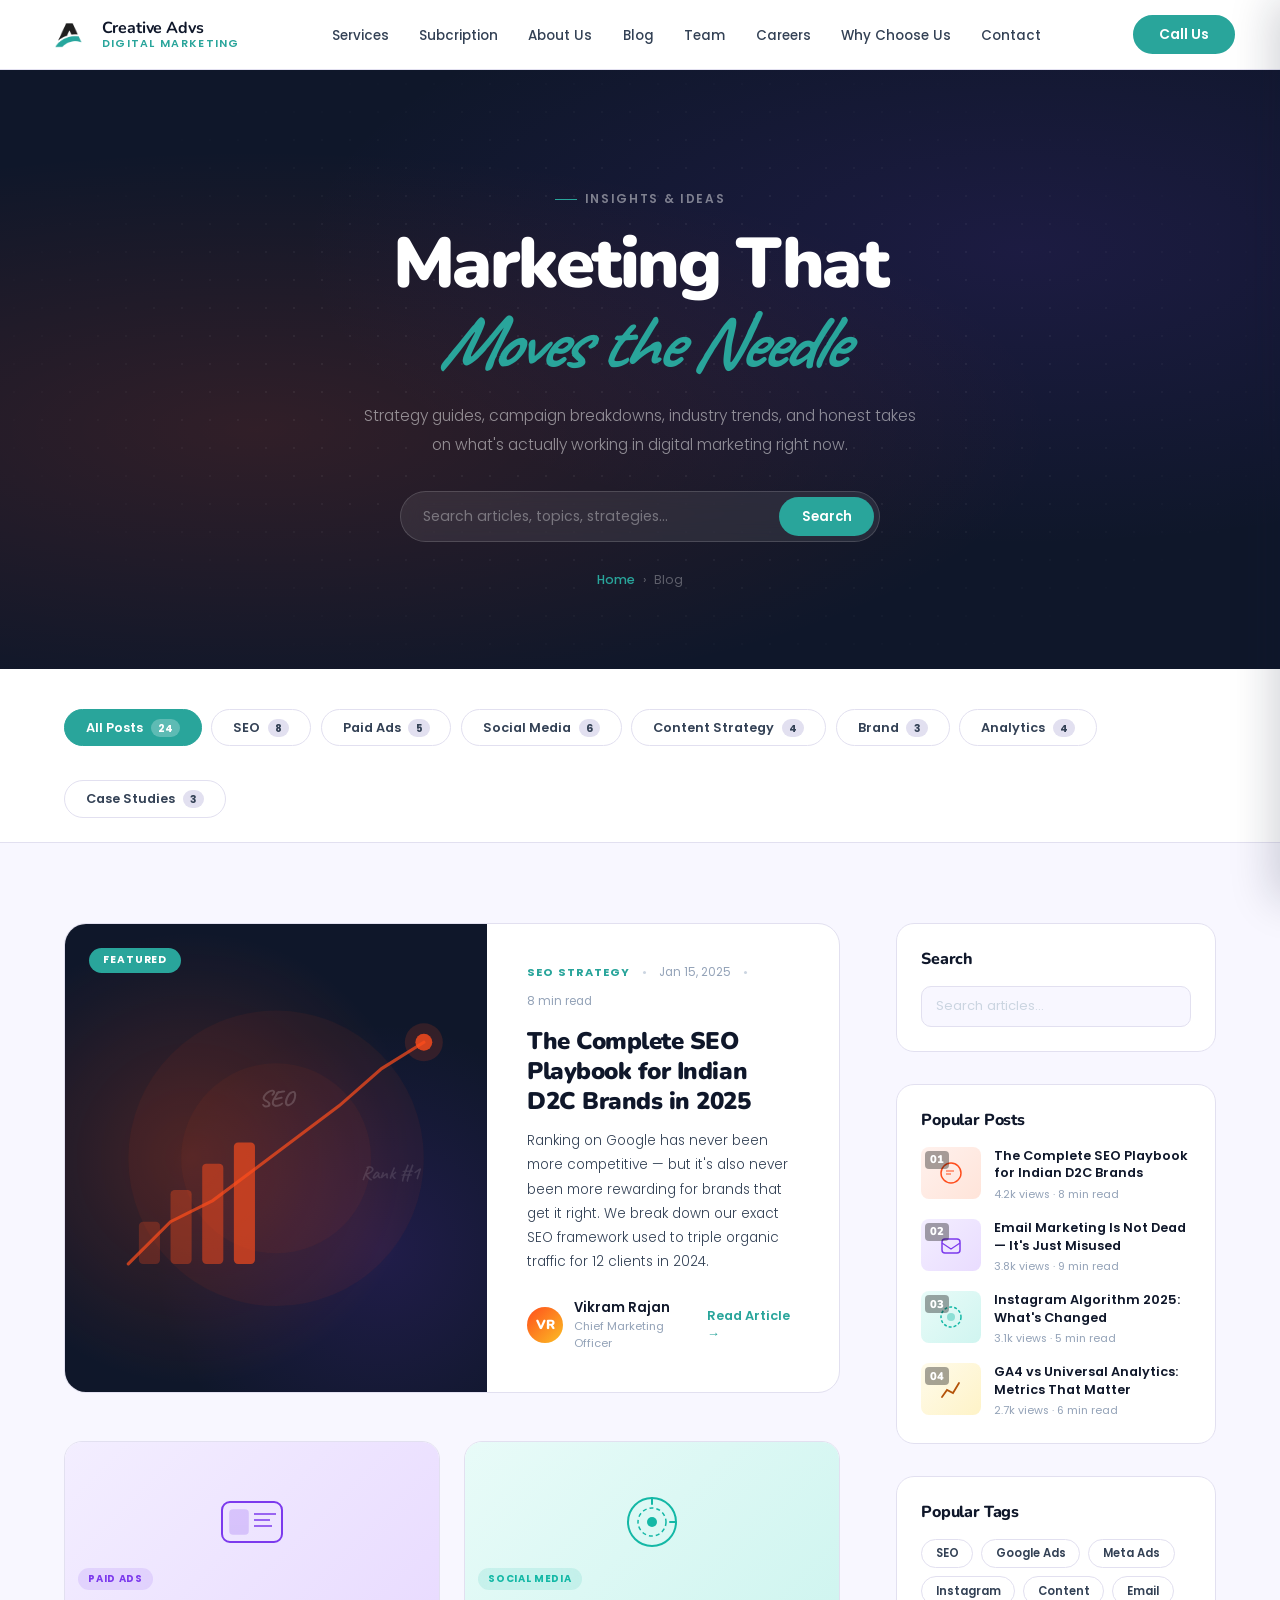
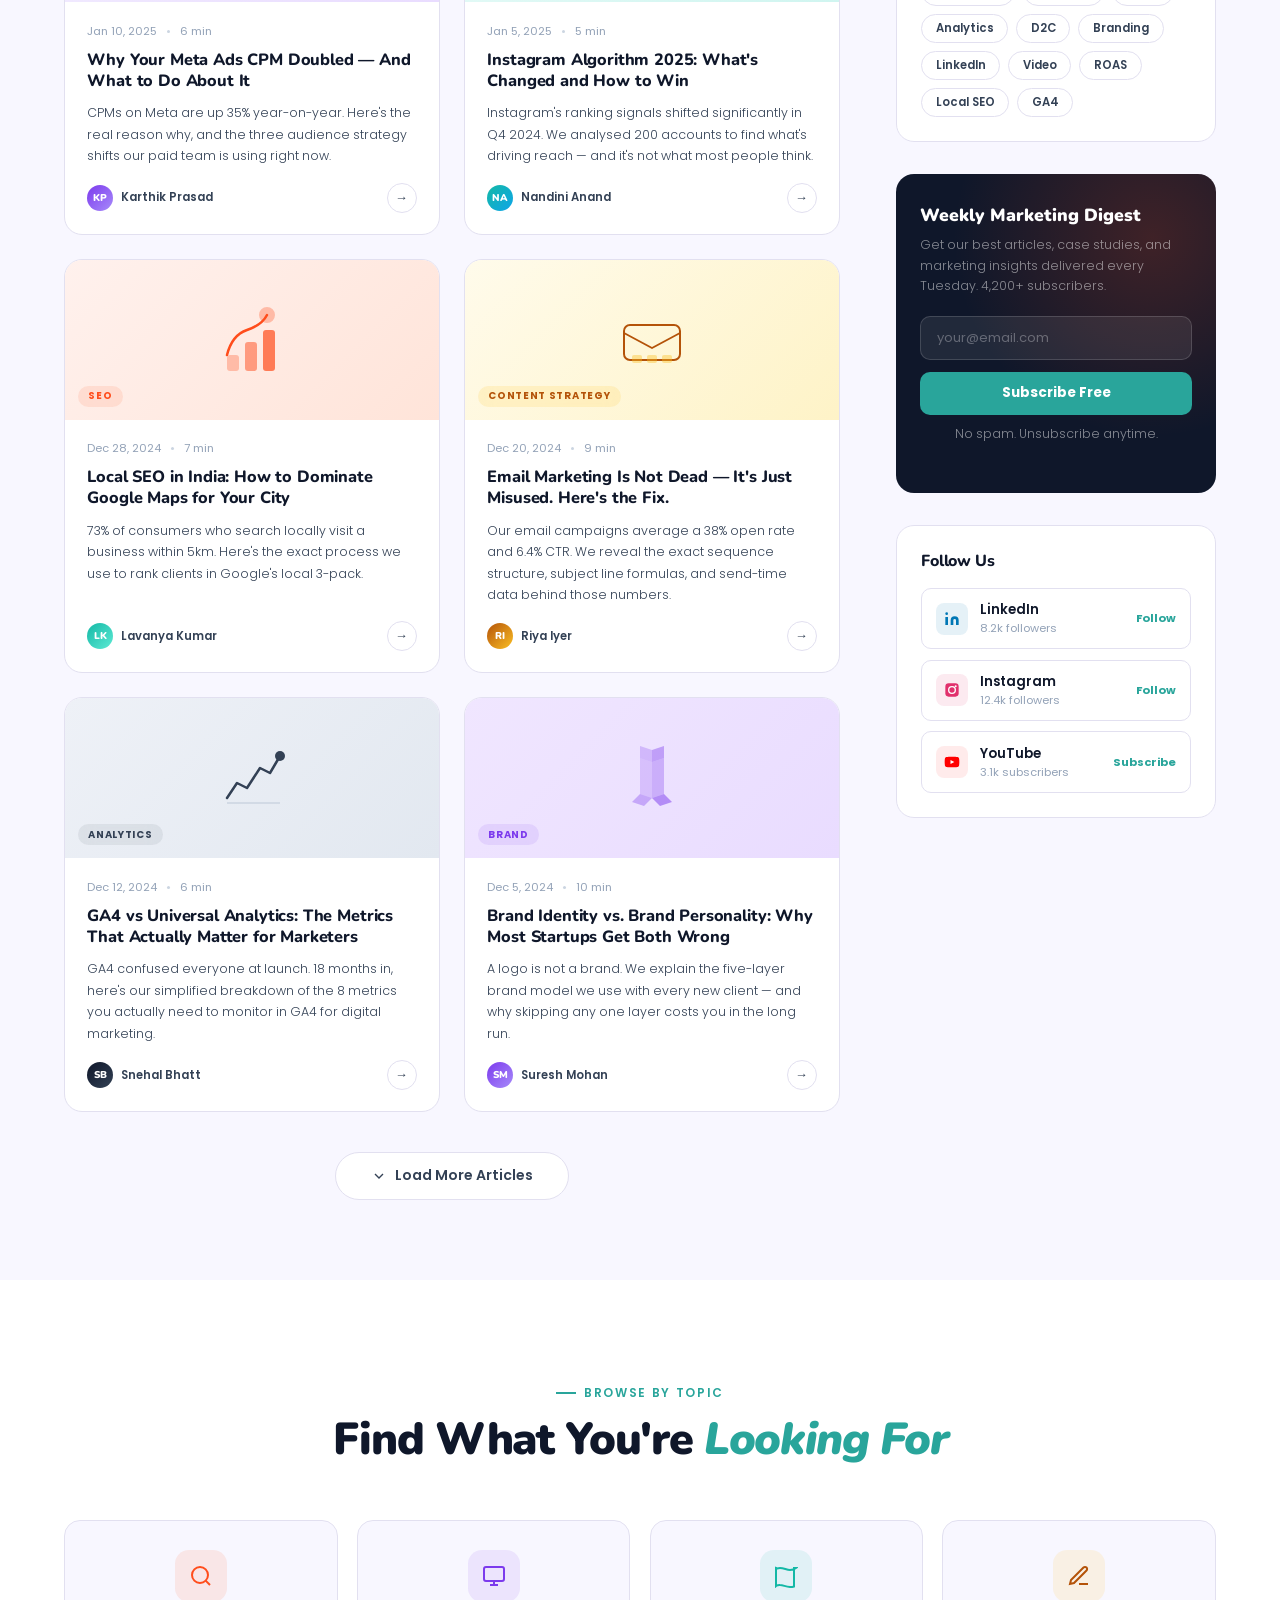
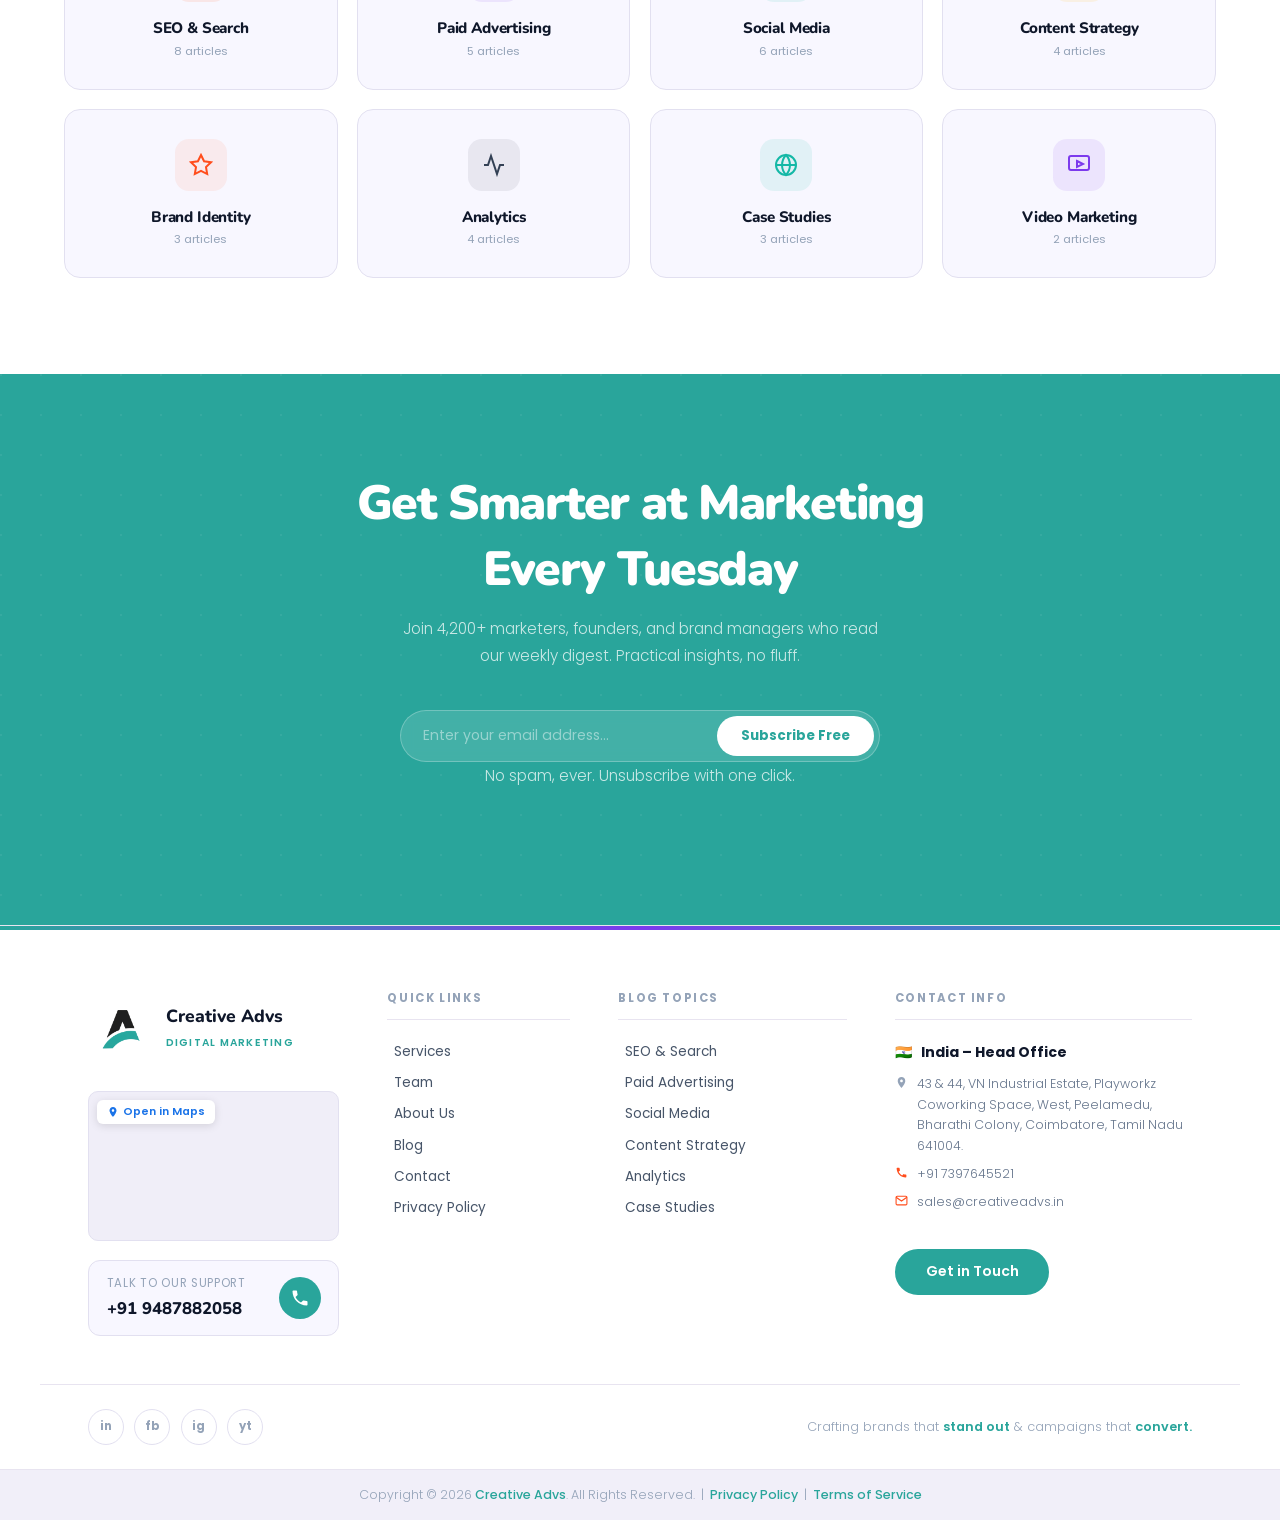
<file: blog.html>
<!DOCTYPE html>
<html lang="en">
<head>
<meta charset="UTF-8">
<meta name="viewport" content="width=device-width, initial-scale=1.0">
<title>Blog — Creative Advs | Digital Marketing Insights</title>
<link rel="icon" type="image/png" href="assets/logo.png">
<link href="https://fonts.googleapis.com/css2?family=Caveat:wght@600;700&family=Nunito:ital,wght@0,400;0,600;0,700;0,800;1,400&family=Poppins:wght@300;400;500;600;700&display=swap" rel="stylesheet">
<link rel="stylesheet" href="./styles/blogstyle.css">
</head>
<body>

<!--<div class="get-quote">Get Quote</div>-->

<!-- NAVBAR -->
  <!-- NAVBAR -->
<nav>
    <a href="index.html" class="logo-wrap">
        <img src="assets/logo.png" alt="logo" class="logo-img" width="48" height="48">
        <div class="logo-text-block">
            <span class="l1">Creative Advs</span>
            <span class="l2">Digital Marketing</span>
        </div>
    </a>

    <ul class="nav-links" id="navLinks">
        <li><a href="service.html">Services</a></li>
        <li><a href="service.html#pricing">Subcription</a></li>
        <li><a href="about.html">About Us</a></li>
        <li><a href="">Blog</a></li>
        <li><a href="team.html">Team</a></li>
        <li><a href="career.html">Careers</a></li>
        <li><a href="about.html#whyus">Why Choose Us</a></li>
        <li><a href="contact.html">Contact</a></li> 
    </ul>

    <div class="nav-actions">
        <a href="tel:+919876543210" class="btn-pill hide-mobile">Call Us</a>
        <div class="menu-toggle" id="mobile-menu">
            <span class="bar"></span>
            <span class="bar"></span>
            <span class="bar"></span>
        </div>
    </div>
</nav>

<!-- ══════════════════════════════════════════
     PASTE THIS BLOCK RIGHT AFTER </nav> in index.html
     ══════════════════════════════════════════ -->

<!-- MOBILE OVERLAY (backdrop) -->
<div class="mobile-overlay" id="mobileOverlay"></div>

<!-- MOBILE DRAWER (slides in from right) -->
<div class="mobile-drawer" id="mobileDrawer" role="dialog" aria-label="Navigation menu">

  <!-- Header -->
  <div class="drawer-header">
    <a href="/index.html" class="drawer-logo">
      <img src="/assets/logo.png" alt="Creative Advs logo" width="36" height="36">
      <div class="drawer-logo-text">
        <span class="dl1">Creative Advs</span>
        <span class="dl2">Digital Marketing</span>
      </div>
    </a>
    <button class="drawer-close" id="drawerClose" aria-label="Close menu">
      <svg viewBox="0 0 24 24">
        <line x1="18" y1="6" x2="6" y2="18"/>
        <line x1="6" y1="6" x2="18" y2="18"/>
      </svg>
    </button>
  </div>

  <!-- Nav links -->
  <nav class="drawer-nav" aria-label="Mobile navigation">
    <div class="drawer-section-label">Navigation</div>
    <a href="service.html">Services <span class="dn-arrow">›</span></a>
    <a href="service.html#pricing">Subcription <span class="dn-arrow">›</span></a>
    <a href="about.html">About Us <span class="dn-arrow">›</span></a>
    <a href="blog.html">Blog <span class="dn-arrow">›</span></a>
    <div class="drawer-divider"></div>
    <div class="drawer-section-label">More</div>
    <a href="team.html">Team <span class="dn-arrow">›</span></a>
    <a href="career.html">Careers <span class="dn-arrow">›</span></a>
    <a href="about.html#whyus">Why Choose Us <span class="dn-arrow">›</span></a>
    <a href="contact.html">Contact <span class="dn-arrow">›</span></a>
  </nav>

  <!-- CTA buttons -->
  <div class="drawer-ctas">
       <a href="tel:+919876543210" class="drawer-btn-primary">📞 Contact Us</a>
  </div>

  <!-- Contact info -->
  <div class="drawer-contact">
    <a href="tel:+917397645521" class="drawer-contact-item">
      <div class="dci-icon" style="background:rgba(41,165,155,0.1)">
        <svg viewBox="0 0 24 24" fill="#29A59B">
          <path d="M6.6 10.8c1.4 2.8 3.8 5.1 6.6 6.6l2.2-2.2c.3-.3.7-.4 1-.2 1.1.4 2.3.6 3.6.6.6 0 1 .4 1 1V20c0 .6-.4 1-1 1-9.4 0-17-7.6-17-17 0-.6.4-1 1-1h3.5c.6 0 1 .4 1 1 0 1.3.2 2.5.6 3.6.1.3 0 .7-.2 1L6.6 10.8z"/>
        </svg>
      </div>
      +91 7397645521
    </a>
    <a href="mailto:sales@creativeadvs.in" class="drawer-contact-item">
      <div class="dci-icon" style="background:rgba(124,58,237,0.1)">
        <svg viewBox="0 0 24 24" fill="none" stroke="#7C3AED" stroke-width="2">
          <path d="M4 4h16c1.1 0 2 .9 2 2v12c0 1.1-.9 2-2 2H4c-1.1 0-2-.9-2-2V6c0-1.1.9-2 2-2z"/>
          <polyline points="22,6 12,13 2,6"/>
        </svg>
      </div>
      sales@creativeadvs.in
    </a>
  </div>

  <!-- Social icons -->
  <div class="drawer-social">
    <a href="https://in.linkedin.com/company/creative-advs-private-limited" class="drawer-soc" aria-label="LinkedIn">in</a>
    <a href="https://www.facebook.com/profile.php?id=100077503988653" class="drawer-soc" aria-label="Facebook">fb</a>
    <a href="https://www.instagram.com/creativeadvs/" class="drawer-soc" aria-label="Instagram">ig</a>
    <a href="https://www.youtube.com/@creativeadvs4626" class="drawer-soc" aria-label="YouTube">yt</a>
  </div>

</div>
<!-- ══ END MOBILE DRAWER ══ -->

<!-- ════ HERO ════ -->
<section class="page-hero">
  <div class="hero-inner">
    <div class="hero-tag reveal">Insights & Ideas</div>
    <h1 class="reveal rd1">Marketing That<br><em>Moves the Needle</em></h1>
    <p class="reveal rd2">Strategy guides, campaign breakdowns, industry trends, and honest takes on what's actually working in digital marketing right now.</p>
    <div class="hero-search reveal rd3">
      <input type="text" placeholder="Search articles, topics, strategies...">
      <button>Search</button>
    </div>
    <div class="breadcrumb reveal rd4">
      <a href="index.html">Home</a>
      <span>›</span><span>Blog</span>
    </div>
  </div>
</section>

<!-- ════ CATEGORY TABS ════ -->
<div class="cat-section">
  <div class="cat-inner">
    <div class="cat-tab active">All Posts <span class="cat-count">24</span></div>
    <div class="cat-tab">SEO <span class="cat-count">8</span></div>
    <div class="cat-tab">Paid Ads <span class="cat-count">5</span></div>
    <div class="cat-tab">Social Media <span class="cat-count">6</span></div>
    <div class="cat-tab">Content Strategy <span class="cat-count">4</span></div>
    <div class="cat-tab">Brand <span class="cat-count">3</span></div>
    <div class="cat-tab">Analytics <span class="cat-count">4</span></div>
    <div class="cat-tab">Case Studies <span class="cat-count">3</span></div>
  </div>
</div>

<!-- ════ MAIN BLOG CONTENT ════ -->
<section class="blog-main">
  <div class="blog-main-inner">

    <!-- POSTS COLUMN -->
    <div class="posts-col">

      <!-- FEATURED POST -->
      <div class="featured-post reveal">
        <div class="fp-image">
          <svg width="100%" height="100%" viewBox="0 0 400 360" xmlns="http://www.w3.org/2000/svg" style="position:absolute;inset:0">
            <!-- Abstract SEO dashboard visual -->
            <circle cx="200" cy="180" r="140" fill="rgba(255,77,28,0.06)"/>
            <circle cx="200" cy="180" r="90" fill="rgba(255,77,28,0.05)"/>
            <!-- Trend arrow up -->
            <polyline points="60,280 100,240 140,220 180,190 220,160 260,130 300,95 340,70" fill="none" stroke="#FF4D1C" stroke-width="3" stroke-linecap="round" opacity="0.7"/>
            <!-- Glow dot -->
            <circle cx="340" cy="70" r="8" fill="#FF4D1C" opacity="0.8"/>
            <circle cx="340" cy="70" r="18" fill="#FF4D1C" opacity="0.15"/>
            <!-- Bar chart -->
            <rect x="70" y="240" width="20" height="40" rx="4" fill="#FF4D1C" opacity="0.25"/>
            <rect x="100" y="210" width="20" height="70" rx="4" fill="#FF4D1C" opacity="0.35"/>
            <rect x="130" y="185" width="20" height="95" rx="4" fill="#FF4D1C" opacity="0.5"/>
            <rect x="160" y="165" width="20" height="115" rx="4" fill="#FF4D1C" opacity="0.65"/>
            <!-- Key labels -->
            <text x="200" y="130" font-family="Caveat,cursive" font-size="22" fill="rgba(255,255,255,0.18)" font-weight="700" text-anchor="middle">SEO</text>
            <text x="280" y="200" font-family="Caveat,cursive" font-size="18" fill="rgba(255,255,255,0.12)" font-weight="700">Rank #1</text>
          </svg>
          <div class="fp-badge">Featured</div>
        </div>
        <div class="fp-body">
          <div class="fp-meta">
            <span class="fp-cat">SEO Strategy</span>
            <span class="fp-dot"></span>
            <span class="fp-date">Jan 15, 2025</span>
            <span class="fp-dot"></span>
            <span class="fp-read">8 min read</span>
          </div>
          <h2>The Complete SEO Playbook for Indian D2C Brands in 2025</h2>
          <p>Ranking on Google has never been more competitive — but it's also never been more rewarding for brands that get it right. We break down our exact SEO framework used to triple organic traffic for 12 clients in 2024.</p>
          <div class="fp-author">
            <div class="fp-avatar" style="background:linear-gradient(135deg,#FF4D1C,#FBBF24)">VR</div>
            <div>
              <div class="fp-author-name">Vikram Rajan</div>
              <div class="fp-author-role">Chief Marketing Officer</div>
            </div>
            <a href="#" class="fp-read-btn">Read Article →</a>
          </div>
        </div>
      </div>

      <!-- POST GRID -->
      <div class="post-grid">

        <!-- Post 1 -->
        <div class="post-card reveal">
          <div class="post-thumb" style="background:linear-gradient(135deg,#F3EEFF,#E9DCFF)">
            <svg width="80" height="80" viewBox="0 0 80 80" fill="none">
              <rect x="10" y="20" width="60" height="40" rx="8" fill="none" stroke="#7C3AED" stroke-width="2"/>
              <rect x="18" y="28" width="18" height="24" rx="3" fill="#7C3AED" opacity="0.2" stroke="#7C3AED" stroke-width="1.5"/>
              <line x1="42" y1="32" x2="64" y2="32" stroke="#7C3AED" stroke-width="1.5"/>
              <line x1="42" y1="38" x2="58" y2="38" stroke="#7C3AED" stroke-width="1.5"/>
              <line x1="42" y1="44" x2="60" y2="44" stroke="#7C3AED" stroke-width="1.5"/>
            </svg>
            <div class="post-thumb-cat" style="background:rgba(124,58,237,0.12);color:#7C3AED">Paid Ads</div>
          </div>
          <div class="post-body">
            <div class="post-meta">
              <span class="post-date">Jan 10, 2025</span>
              <span class="post-dot"></span>
              <span class="post-read-time">6 min</span>
            </div>
            <h3>Why Your Meta Ads CPM Doubled — And What to Do About It</h3>
            <p>CPMs on Meta are up 35% year-on-year. Here's the real reason why, and the three audience strategy shifts our paid team is using right now.</p>
            <div class="post-footer">
              <div class="post-author-mini">
                <div class="post-av-mini" style="background:linear-gradient(135deg,#7C3AED,#A78BFA)">KP</div>
                <span class="post-author-name">Karthik Prasad</span>
              </div>
              <div class="post-arrow">→</div>
            </div>
          </div>
        </div>

        <!-- Post 2 -->
        <div class="post-card reveal rd1">
          <div class="post-thumb" style="background:linear-gradient(135deg,#E8FBF8,#D0F5F0)">
            <svg width="80" height="80" viewBox="0 0 80 80" fill="none">
              <circle cx="40" cy="40" r="24" fill="none" stroke="#14B8A6" stroke-width="2"/>
              <circle cx="40" cy="40" r="14" fill="none" stroke="#14B8A6" stroke-width="1.5" stroke-dasharray="4,3"/>
              <circle cx="40" cy="40" r="5" fill="#14B8A6"/>
              <line x1="40" y1="16" x2="40" y2="22" stroke="#14B8A6" stroke-width="2" stroke-linecap="round"/>
              <line x1="58" y1="40" x2="64" y2="40" stroke="#14B8A6" stroke-width="2" stroke-linecap="round"/>
            </svg>
            <div class="post-thumb-cat" style="background:rgba(20,184,166,0.12);color:#14B8A6">Social Media</div>
          </div>
          <div class="post-body">
            <div class="post-meta">
              <span class="post-date">Jan 5, 2025</span>
              <span class="post-dot"></span>
              <span class="post-read-time">5 min</span>
            </div>
            <h3>Instagram Algorithm 2025: What's Changed and How to Win</h3>
            <p>Instagram's ranking signals shifted significantly in Q4 2024. We analysed 200 accounts to find what's driving reach — and it's not what most people think.</p>
            <div class="post-footer">
              <div class="post-author-mini">
                <div class="post-av-mini" style="background:linear-gradient(135deg,#14B8A6,#0EA5E9)">NA</div>
                <span class="post-author-name">Nandini Anand</span>
              </div>
              <div class="post-arrow">→</div>
            </div>
          </div>
        </div>

        <!-- Post 3 -->
        <div class="post-card reveal rd2">
          <div class="post-thumb" style="background:linear-gradient(135deg,#FFF1ED,#FFE4D9)">
            <svg width="80" height="80" viewBox="0 0 80 80" fill="none">
              <path d="M15 55 Q20 35 35 30 Q50 25 55 15" stroke="#FF4D1C" stroke-width="2.5" stroke-linecap="round" fill="none"/>
              <circle cx="55" cy="15" r="7" fill="#FF4D1C" opacity="0.3" stroke="#FF4D1C" stroke-width="2"/>
              <rect x="15" y="55" width="12" height="16" rx="3" fill="#FF4D1C" opacity="0.3"/>
              <rect x="33" y="42" width="12" height="29" rx="3" fill="#FF4D1C" opacity="0.5"/>
              <rect x="51" y="30" width="12" height="41" rx="3" fill="#FF4D1C" opacity="0.7"/>
            </svg>
            <div class="post-thumb-cat" style="background:rgba(255,77,28,0.1);color:#FF4D1C">SEO</div>
          </div>
          <div class="post-body">
            <div class="post-meta">
              <span class="post-date">Dec 28, 2024</span>
              <span class="post-dot"></span>
              <span class="post-read-time">7 min</span>
            </div>
            <h3>Local SEO in India: How to Dominate Google Maps for Your City</h3>
            <p>73% of consumers who search locally visit a business within 5km. Here's the exact process we use to rank clients in Google's local 3-pack.</p>
            <div class="post-footer">
              <div class="post-author-mini">
                <div class="post-av-mini" style="background:linear-gradient(135deg,#14B8A6,#5EEAD4)">LK</div>
                <span class="post-author-name">Lavanya Kumar</span>
              </div>
              <div class="post-arrow">→</div>
            </div>
          </div>
        </div>

        <!-- Post 4 -->
        <div class="post-card reveal rd3">
          <div class="post-thumb" style="background:linear-gradient(135deg,#FFFBEB,#FEF3C7)">
            <svg width="80" height="80" viewBox="0 0 80 80" fill="none">
              <rect x="12" y="25" width="56" height="35" rx="6" fill="none" stroke="#B45309" stroke-width="2"/>
              <path d="M12 33 L40 48 L68 33" stroke="#B45309" stroke-width="1.8" fill="none" stroke-linecap="round"/>
              <rect x="20" y="55" width="10" height="8" rx="2" fill="#FBBF24" opacity="0.4"/>
              <rect x="35" y="55" width="10" height="8" rx="2" fill="#FBBF24" opacity="0.4"/>
              <rect x="50" y="55" width="10" height="8" rx="2" fill="#FBBF24" opacity="0.4"/>
            </svg>
            <div class="post-thumb-cat" style="background:rgba(251,191,36,0.15);color:#B45309">Content Strategy</div>
          </div>
          <div class="post-body">
            <div class="post-meta">
              <span class="post-date">Dec 20, 2024</span>
              <span class="post-dot"></span>
              <span class="post-read-time">9 min</span>
            </div>
            <h3>Email Marketing Is Not Dead — It's Just Misused. Here's the Fix.</h3>
            <p>Our email campaigns average a 38% open rate and 6.4% CTR. We reveal the exact sequence structure, subject line formulas, and send-time data behind those numbers.</p>
            <div class="post-footer">
              <div class="post-author-mini">
                <div class="post-av-mini" style="background:linear-gradient(135deg,#B45309,#FBBF24)">RI</div>
                <span class="post-author-name">Riya Iyer</span>
              </div>
              <div class="post-arrow">→</div>
            </div>
          </div>
        </div>

        <!-- Post 5 -->
        <div class="post-card reveal rd1">
          <div class="post-thumb" style="background:linear-gradient(135deg,#EEF1F7,#E2E8F0)">
            <svg width="80" height="80" viewBox="0 0 80 80" fill="none">
              <polyline points="15,60 25,45 35,50 48,30 58,35 68,18" fill="none" stroke="#334155" stroke-width="2.5" stroke-linecap="round" stroke-linejoin="round"/>
              <circle cx="68" cy="18" r="5" fill="#334155"/>
              <line x1="15" y1="65" x2="68" y2="65" stroke="#CBD5E1" stroke-width="1.5"/>
            </svg>
            <div class="post-thumb-cat" style="background:rgba(51,65,85,0.08);color:#334155">Analytics</div>
          </div>
          <div class="post-body">
            <div class="post-meta">
              <span class="post-date">Dec 12, 2024</span>
              <span class="post-dot"></span>
              <span class="post-read-time">6 min</span>
            </div>
            <h3>GA4 vs Universal Analytics: The Metrics That Actually Matter for Marketers</h3>
            <p>GA4 confused everyone at launch. 18 months in, here's our simplified breakdown of the 8 metrics you actually need to monitor in GA4 for digital marketing.</p>
            <div class="post-footer">
              <div class="post-author-mini">
                <div class="post-av-mini" style="background:linear-gradient(135deg,#0F172A,#334155)">SB</div>
                <span class="post-author-name">Snehal Bhatt</span>
              </div>
              <div class="post-arrow">→</div>
            </div>
          </div>
        </div>

        <!-- Post 6 -->
        <div class="post-card reveal rd2">
          <div class="post-thumb" style="background:linear-gradient(135deg,#F0E6FF,#E9DCFF)">
            <svg width="80" height="80" viewBox="0 0 80 80" fill="none">
              <path d="M40 12 L52 8 L52 20 L40 24 Z" fill="#7C3AED" opacity="0.4"/>
              <path d="M40 12 L28 8 L28 20 L40 24 Z" fill="#7C3AED" opacity="0.25"/>
              <path d="M40 24 L52 20 L52 56 L40 60 Z" fill="#7C3AED" opacity="0.3"/>
              <path d="M40 24 L28 20 L28 56 L40 60 Z" fill="#7C3AED" opacity="0.2"/>
              <path d="M40 60 L52 56 L60 64 L48 68 Z" fill="#7C3AED" opacity="0.5"/>
              <path d="M40 60 L28 56 L20 64 L32 68 Z" fill="#7C3AED" opacity="0.35"/>
            </svg>
            <div class="post-thumb-cat" style="background:rgba(124,58,237,0.1);color:#7C3AED">Brand</div>
          </div>
          <div class="post-body">
            <div class="post-meta">
              <span class="post-date">Dec 5, 2024</span>
              <span class="post-dot"></span>
              <span class="post-read-time">10 min</span>
            </div>
            <h3>Brand Identity vs. Brand Personality: Why Most Startups Get Both Wrong</h3>
            <p>A logo is not a brand. We explain the five-layer brand model we use with every new client — and why skipping any one layer costs you in the long run.</p>
            <div class="post-footer">
              <div class="post-author-mini">
                <div class="post-av-mini" style="background:linear-gradient(135deg,#7C3AED,#A78BFA)">SM</div>
                <span class="post-author-name">Suresh Mohan</span>
              </div>
              <div class="post-arrow">→</div>
            </div>
          </div>
        </div>

      </div><!-- /post-grid -->

      <div class="load-more-wrap reveal">
        <button class="load-more-btn">
          <svg width="16" height="16" viewBox="0 0 24 24" fill="none" stroke="currentColor" stroke-width="2"><polyline points="6 9 12 15 18 9"/></svg>
          Load More Articles
        </button>
      </div>

    </div><!-- /posts-col -->

    <!-- SIDEBAR -->
    <div class="sidebar">

      <!-- Search -->
      <div class="sb-widget reveal">
        <h4>Search</h4>
        <div class="sb-search">
          <input type="text" placeholder="Search articles...">
          <button>
            <svg viewBox="0 0 24 24"><circle cx="11" cy="11" r="8"/><line x1="21" y1="21" x2="16.65" y2="16.65"/></svg>
          </button>
        </div>
      </div>

      <!-- Popular Posts -->
      <div class="sb-widget reveal rd1">
        <h4>Popular Posts</h4>
        <div class="popular-list">
          <div class="popular-item">
            <div class="popular-thumb" style="background:linear-gradient(135deg,#FFF1ED,#FFE4D9)">
              <span class="popular-num">01</span>
              <svg width="28" height="28" viewBox="0 0 28 28" fill="none"><circle cx="14" cy="14" r="10" fill="none" stroke="#FF4D1C" stroke-width="1.5"/><line x1="9" y1="12" x2="17" y2="12" stroke="#FF4D1C" stroke-width="1.2"/><line x1="9" y1="15" x2="14" y2="15" stroke="#FF4D1C" stroke-width="1.2"/></svg>
            </div>
            <div class="popular-body">
              <div class="popular-title">The Complete SEO Playbook for Indian D2C Brands</div>
              <div class="popular-meta">4.2k views · 8 min read</div>
            </div>
          </div>
          <div class="popular-item">
            <div class="popular-thumb" style="background:linear-gradient(135deg,#F3EEFF,#E9DCFF)">
              <span class="popular-num">02</span>
              <svg width="28" height="28" viewBox="0 0 28 28" fill="none"><rect x="5" y="8" width="18" height="14" rx="3" fill="none" stroke="#7C3AED" stroke-width="1.5"/><path d="M5 12 L14 18 L23 12" stroke="#7C3AED" stroke-width="1.2" fill="none"/></svg>
            </div>
            <div class="popular-body">
              <div class="popular-title">Email Marketing Is Not Dead — It's Just Misused</div>
              <div class="popular-meta">3.8k views · 9 min read</div>
            </div>
          </div>
          <div class="popular-item">
            <div class="popular-thumb" style="background:linear-gradient(135deg,#E8FBF8,#D0F5F0)">
              <span class="popular-num">03</span>
              <svg width="28" height="28" viewBox="0 0 28 28" fill="none"><circle cx="14" cy="14" r="10" fill="none" stroke="#14B8A6" stroke-width="1.5" stroke-dasharray="3,2"/><circle cx="14" cy="14" r="4" fill="#14B8A6" opacity="0.4"/></svg>
            </div>
            <div class="popular-body">
              <div class="popular-title">Instagram Algorithm 2025: What's Changed</div>
              <div class="popular-meta">3.1k views · 5 min read</div>
            </div>
          </div>
          <div class="popular-item">
            <div class="popular-thumb" style="background:linear-gradient(135deg,#FFFBEB,#FEF3C7)">
              <span class="popular-num">04</span>
              <svg width="28" height="28" viewBox="0 0 28 28" fill="none"><polyline points="5,22 10,15 16,18 22,8" fill="none" stroke="#B45309" stroke-width="1.8" stroke-linecap="round"/></svg>
            </div>
            <div class="popular-body">
              <div class="popular-title">GA4 vs Universal Analytics: Metrics That Matter</div>
              <div class="popular-meta">2.7k views · 6 min read</div>
            </div>
          </div>
        </div>
      </div>

      <!-- Tags -->
      <div class="sb-widget reveal rd2">
        <h4>Popular Tags</h4>
        <div class="tags-cloud">
          <span class="tag-chip">SEO</span>
          <span class="tag-chip">Google Ads</span>
          <span class="tag-chip">Meta Ads</span>
          <span class="tag-chip">Instagram</span>
          <span class="tag-chip">Content</span>
          <span class="tag-chip">Email</span>
          <span class="tag-chip">Analytics</span>
          <span class="tag-chip">D2C</span>
          <span class="tag-chip">Branding</span>
          <span class="tag-chip">LinkedIn</span>
          <span class="tag-chip">Video</span>
          <span class="tag-chip">ROAS</span>
          <span class="tag-chip">Local SEO</span>
          <span class="tag-chip">GA4</span>
        </div>
      </div>

      <!-- Newsletter -->
      <div class="newsletter-widget reveal rd3">
        <h4>Weekly Marketing Digest</h4>
        <p>Get our best articles, case studies, and marketing insights delivered every Tuesday. 4,200+ subscribers.</p>
        <input class="nl-input" type="email" placeholder="your@email.com">
        <button class="nl-btn">Subscribe Free</button>
        <p class="nl-note">No spam. Unsubscribe anytime.</p>
      </div>

      <!-- Social Follow -->
      <div class="sb-widget reveal rd4">
        <h4>Follow Us</h4>
        <div class="social-follow-list">
          <div class="sfl-item">
            <div class="sfl-left">
              <div class="sfl-icon" style="background:rgba(0,119,181,0.1)">
                <svg viewBox="0 0 24 24" fill="#0077B5"><path d="M16 8a6 6 0 016 6v7h-4v-7a2 2 0 00-2-2 2 2 0 00-2 2v7h-4v-7a6 6 0 016-6zM2 9h4v12H2z"/><circle cx="4" cy="4" r="2"/></svg>
              </div>
              <div>
                <div class="sfl-name">LinkedIn</div>
                <div class="sfl-count">8.2k followers</div>
              </div>
            </div>
            <span class="sfl-follow">Follow</span>
          </div>
          <div class="sfl-item">
            <div class="sfl-left">
              <div class="sfl-icon" style="background:rgba(225,48,108,0.1)">
                <svg viewBox="0 0 24 24" fill="#E1306C"><rect x="2" y="2" width="20" height="20" rx="5"/><circle cx="12" cy="12" r="5" fill="none" stroke="white" stroke-width="2"/><circle cx="17.5" cy="6.5" r="1.5" fill="white"/></svg>
              </div>
              <div>
                <div class="sfl-name">Instagram</div>
                <div class="sfl-count">12.4k followers</div>
              </div>
            </div>
            <span class="sfl-follow">Follow</span>
          </div>
          <div class="sfl-item">
            <div class="sfl-left">
              <div class="sfl-icon" style="background:rgba(255,0,0,0.08)">
                <svg viewBox="0 0 24 24" fill="#FF0000"><path d="M22.54 6.42a2.78 2.78 0 00-1.95-1.96C18.88 4 12 4 12 4s-6.88 0-8.59.46A2.78 2.78 0 001.46 6.42 29 29 0 001 12a29 29 0 00.46 5.58 2.78 2.78 0 001.95 1.96C5.12 20 12 20 12 20s6.88 0 8.59-.46a2.78 2.78 0 001.95-1.96A29 29 0 0023 12a29 29 0 00-.46-5.58z"/><polygon points="9.75,15.02 15.5,12 9.75,8.98 9.75,15.02" fill="white"/></svg>
              </div>
              <div>
                <div class="sfl-name">YouTube</div>
                <div class="sfl-count">3.1k subscribers</div>
              </div>
            </div>
            <span class="sfl-follow">Subscribe</span>
          </div>
        </div>
      </div>

    </div><!-- /sidebar -->

  </div>
</section>

<!-- ════ TOPICS BAND ════ -->
<section class="topics-band">
  <div class="topics-inner">
    <div class="topics-header">
      <div class="section-tag reveal" style="justify-content:center">Browse by Topic</div>
      <h2 class="section-h2 reveal rd1" style="text-align:center">Find What You're <em>Looking For</em></h2>
    </div>
    <div class="topics-grid">
      <div class="topic-card reveal">
        <div class="topic-icon" style="background:rgba(255,77,28,0.1)">
          <svg viewBox="0 0 24 24" fill="none" stroke="#FF4D1C" stroke-width="2"><circle cx="11" cy="11" r="8"/><line x1="21" y1="21" x2="16.65" y2="16.65"/></svg>
        </div>
        <h4>SEO & Search</h4>
        <p class="topic-count">8 articles</p>
      </div>
      <div class="topic-card reveal rd1">
        <div class="topic-icon" style="background:rgba(124,58,237,0.1)">
          <svg viewBox="0 0 24 24" fill="none" stroke="#7C3AED" stroke-width="2"><rect x="2" y="3" width="20" height="14" rx="2"/><line x1="8" y1="21" x2="16" y2="21"/><line x1="12" y1="17" x2="12" y2="21"/></svg>
        </div>
        <h4>Paid Advertising</h4>
        <p class="topic-count">5 articles</p>
      </div>
      <div class="topic-card reveal rd2">
        <div class="topic-icon" style="background:rgba(20,184,166,0.1)">
          <svg viewBox="0 0 24 24" fill="none" stroke="#14B8A6" stroke-width="2"><path d="M22 4s-2.5 2-6 2-6-2-10-2a8.38 8.38 0 00-3 .56A8.38 8.38 0 002 4v18l.56-.56A8.38 8.38 0 016 21c3.5 0 5.5 2 10 2 2.5 0 4-.56 4-.56V4z"/></svg>
        </div>
        <h4>Social Media</h4>
        <p class="topic-count">6 articles</p>
      </div>
      <div class="topic-card reveal rd3">
        <div class="topic-icon" style="background:rgba(251,191,36,0.12)">
          <svg viewBox="0 0 24 24" fill="none" stroke="#B45309" stroke-width="2"><path d="M12 20h9M16.5 3.5a2.121 2.121 0 013 3L7 19l-4 1 1-4L16.5 3.5z"/></svg>
        </div>
        <h4>Content Strategy</h4>
        <p class="topic-count">4 articles</p>
      </div>
      <div class="topic-card reveal rd1">
        <div class="topic-icon" style="background:rgba(255,77,28,0.08)">
          <svg viewBox="0 0 24 24" fill="none" stroke="#FF4D1C" stroke-width="2"><polygon points="12 2 15.09 8.26 22 9.27 17 14.14 18.18 21.02 12 17.77 5.82 21.02 7 14.14 2 9.27 8.91 8.26 12 2"/></svg>
        </div>
        <h4>Brand Identity</h4>
        <p class="topic-count">3 articles</p>
      </div>
      <div class="topic-card reveal rd2">
        <div class="topic-icon" style="background:rgba(15,23,42,0.07)">
          <svg viewBox="0 0 24 24" fill="none" stroke="#334155" stroke-width="2"><polyline points="22 12 18 12 15 21 9 3 6 12 2 12"/></svg>
        </div>
        <h4>Analytics</h4>
        <p class="topic-count">4 articles</p>
      </div>
      <div class="topic-card reveal rd3">
        <div class="topic-icon" style="background:rgba(20,184,166,0.1)">
          <svg viewBox="0 0 24 24" fill="none" stroke="#14B8A6" stroke-width="2"><circle cx="12" cy="12" r="10"/><line x1="2" y1="12" x2="22" y2="12"/><path d="M12 2a15.3 15.3 0 014 10 15.3 15.3 0 01-4 10 15.3 15.3 0 01-4-10 15.3 15.3 0 014-10z"/></svg>
        </div>
        <h4>Case Studies</h4>
        <p class="topic-count">3 articles</p>
      </div>
      <div class="topic-card reveal rd4">
        <div class="topic-icon" style="background:rgba(124,58,237,0.1)">
          <svg viewBox="0 0 24 24" fill="none" stroke="#7C3AED" stroke-width="2"><rect x="2" y="3" width="20" height="14" rx="2"/><polygon points="10,8 16,11 10,14"/></svg>
        </div>
        <h4>Video Marketing</h4>
        <p class="topic-count">2 articles</p>
      </div>
    </div>
  </div>
</section>

<!-- ════ NEWSLETTER ════ -->
<section class="newsletter-section">
  <h2 class="reveal">Get Smarter at Marketing<br>Every Tuesday</h2>
  <p class="reveal rd1">Join 4,200+ marketers, founders, and brand managers who read our weekly digest. Practical insights, no fluff.</p>
  <div class="nl-form reveal rd2">
    <input type="email" placeholder="Enter your email address...">
    <button>Subscribe Free</button>
  </div>
  <p class="nl-sub-note reveal rd3">No spam, ever. Unsubscribe with one click.</p>
</section>

<!-- ════ FOOTER ════ -->
<footer class="footer-section">
  <div class="footer-inner">
    <div>
        <a href="index.html" class="footer-logo-wrap">
        <img src="assets/logo.png" alt="logo" class="logo-img" width="68" height="78">
         <div class="footer-logo-text">
            <span class="fl1">Creative Advs</span>
            <span class="fl2">Digital Marketing</span>
            </div>
        </a>
    <div class="footer-map">
        <iframe
              src="https://www.google.com/maps?q=43%20%26%2044%2C%20VN%20Industrial%20Estate%2C%20Playworkz%20Coworking%20Space%2C%20West%2C%20Peelamedu%2C%20Bharathi%20Colony%2C%20Coimbatore%2C%20Tamil%20Nadu%20641004&output=embed"
              allowfullscreen loading="lazy">
        </iframe>

      <a href="https://www.google.com/maps?q=43%20%26%2044%2C%20VN%20Industrial%20Estate%2C%20Playworkz%20Coworking%20Space%2C%20West%2C%20Peelamedu%2C%20Bharathi%20Colony%2C%20Coimbatore%2C%20Tamil%20Nadu%20641004"
         target="_blank" class="map-badge">

             <svg width="12" height="12" viewBox="0 0 24 24" fill="#1a73e8">
               <path
              d="M12 2C8.13 2 5 5.13 5 9c0 5.25 7 13 7 13s7-7.75 7-13c0-3.87-3.13-7-7-7zm0 9.5c-1.38 0-2.5-1.12-2.5-2.5s1.12-2.5 2.5-2.5 2.5 1.12 2.5 2.5-1.12 2.5-2.5 2.5z" />
             </svg>

              Open in Maps
        </a>
     </div>
      <div class="footer-support-card">
        <div>
          <p class="support-label">Talk to our support</p>
          <p class="support-number">+91 9487882058</p>
        </div>
        <div class="support-icon">
          <svg viewBox="0 0 24 24" fill="#fff"><path d="M6.6 10.8c1.4 2.8 3.8 5.1 6.6 6.6l2.2-2.2c.3-.3.7-.4 1-.2 1.1.4 2.3.6 3.6.6.6 0 1 .4 1 1V20c0 .6-.4 1-1 1-9.4 0-17-7.6-17-17 0-.6.4-1 1-1h3.5c.6 0 1 .4 1 1 0 1.3.2 2.5.6 3.6.1.3 0 .7-.2 1L6.6 10.8z"/></svg>
        </div>
      </div>
    </div>
    <div class="footer-col-links">
      <h5>Quick Links</h5>
      <ul>
        <li><a href="Services.html">Services</a></li>
        <li><a href="team.html">Team</a></li>
        <li><a href="about.html">About Us</a></li>
        <li><a href="blog.html">Blog</a></li>
        <li><a href="contact.html">Contact</a></li>
        <li><a href="#">Privacy Policy</a></li>
      </ul>
    </div>
    <div class="footer-col-links">
      <h5>Blog Topics</h5>
      <ul>
        <li><a href="#">SEO & Search</a></li>
        <li><a href="#">Paid Advertising</a></li>
        <li><a href="#">Social Media</a></li>
        <li><a href="#">Content Strategy</a></li>
        <li><a href="#">Analytics</a></li>
        <li><a href="#">Case Studies</a></li>
      </ul>
    </div>
    <div class="footer-col-contact">
      <h5>Contact Info</h5>
      <div style="margin-bottom:1.5rem">
        <div style="display:flex;align-items:center;gap:0.5rem;font-size:0.88rem;font-weight:700;color:var(--navy);margin-bottom:0.7rem;"><span>🇮🇳</span><span>India – Head Office</span></div>
        <div class="f-contact-detail">
          <svg viewBox="0 0 24 24" fill="#94A3B8"><path d="M12 2C8.13 2 5 5.13 5 9c0 5.25 7 13 7 13s7-7.75 7-13c0-3.87-3.13-7-7-7zm0 9.5c-1.38 0-2.5-1.12-2.5-2.5s1.12-2.5 2.5-2.5 2.5 1.12 2.5 2.5-1.12 2.5-2.5 2.5z"/></svg>
        <span>43 & 44, VN Industrial Estate, Playworkz Coworking Space, West, Peelamedu, Bharathi
             Colony, Coimbatore, Tamil Nadu 641004.</span>
        </div>
        <div class="f-contact-detail">
          <svg viewBox="0 0 24 24" fill="#FF4D1C"><path d="M6.6 10.8c1.4 2.8 3.8 5.1 6.6 6.6l2.2-2.2c.3-.3.7-.4 1-.2 1.1.4 2.3.6 3.6.6.6 0 1 .4 1 1V20c0 .6-.4 1-1 1-9.4 0-17-7.6-17-17 0-.6.4-1 1-1h3.5c.6 0 1 .4 1 1 0 1.3.2 2.5.6 3.6.1.3 0 .7-.2 1L6.6 10.8z"/></svg>
          <span><span class="hl"></span> <a href="tel:+917397645521">+91 7397645521</a></span>
        </div>
        <div class="f-contact-detail">
          <svg viewBox="0 0 24 24" fill="none" stroke="#FF4D1C" stroke-width="2"><path d="M4 4h16c1.1 0 2 .9 2 2v12c0 1.1-.9 2-2 2H4c-1.1 0-2-.9-2-2V6c0-1.1.9-2 2-2z"/><polyline points="22,6 12,13 2,6"/></svg>
          <a href="mailto:hello@creativeadvs.com">sales@creativeadvs.in</a>
        </div>
      </div>
      <a href="contact.html" class="footer-cta-btn">Get in Touch</a>
    </div>
  </div>
  <div class="footer-social-row">
    <div class="footer-socials-list">
      <a href="https://in.linkedin.com/company/creative-advs-private-limited" class="footer-soc" target="_blank">in</a>
      <a href="https://www.facebook.com/profile.php?id=100077503988653" class="footer-soc" target="_blank">fb</a>
      <a href="https://www.instagram.com/creativeadvs/" class="footer-soc" target="_blank">ig</a>
      <a href="https://www.youtube.com/@creativeadvs4626" class="footer-soc" target="_blank">yt</a>
    </div>
    <p class="footer-tagline">Crafting brands that <strong>stand out</strong> &amp; campaigns that <strong>convert.</strong></p>
  </div>
  <div class="footer-copyright">
    Copyright © 2026 <a href="#">Creative Advs</a>. All Rights Reserved. &nbsp;|&nbsp;
    <a href="#">Privacy Policy</a> &nbsp;|&nbsp; <a href="#">Terms of Service</a>
  </div>
</footer>
<script src="scripts/blogscript.js"></script>
<script src="scripts/script.js"></script>
<style>
  @keyframes spin { from{transform:rotate(0deg)} to{transform:rotate(360deg)} }
</style>
</body>
</html>
</file>
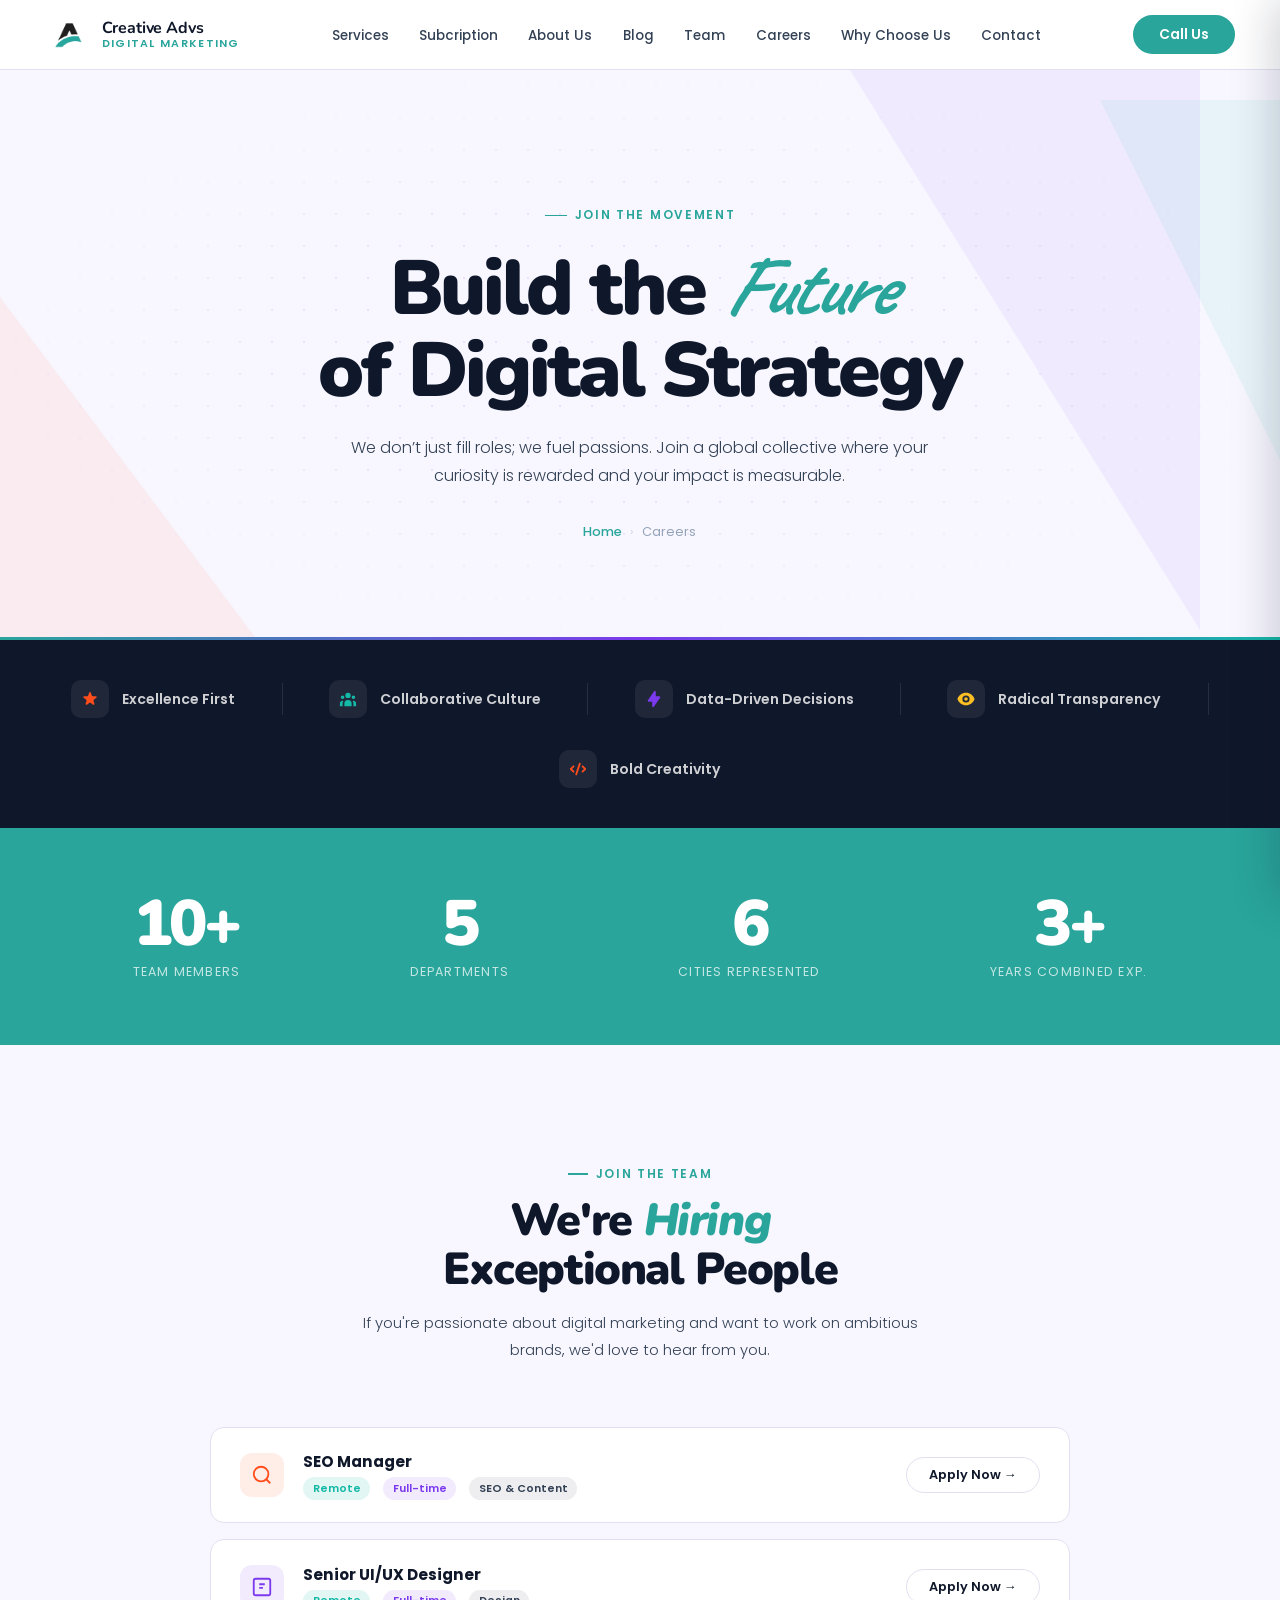
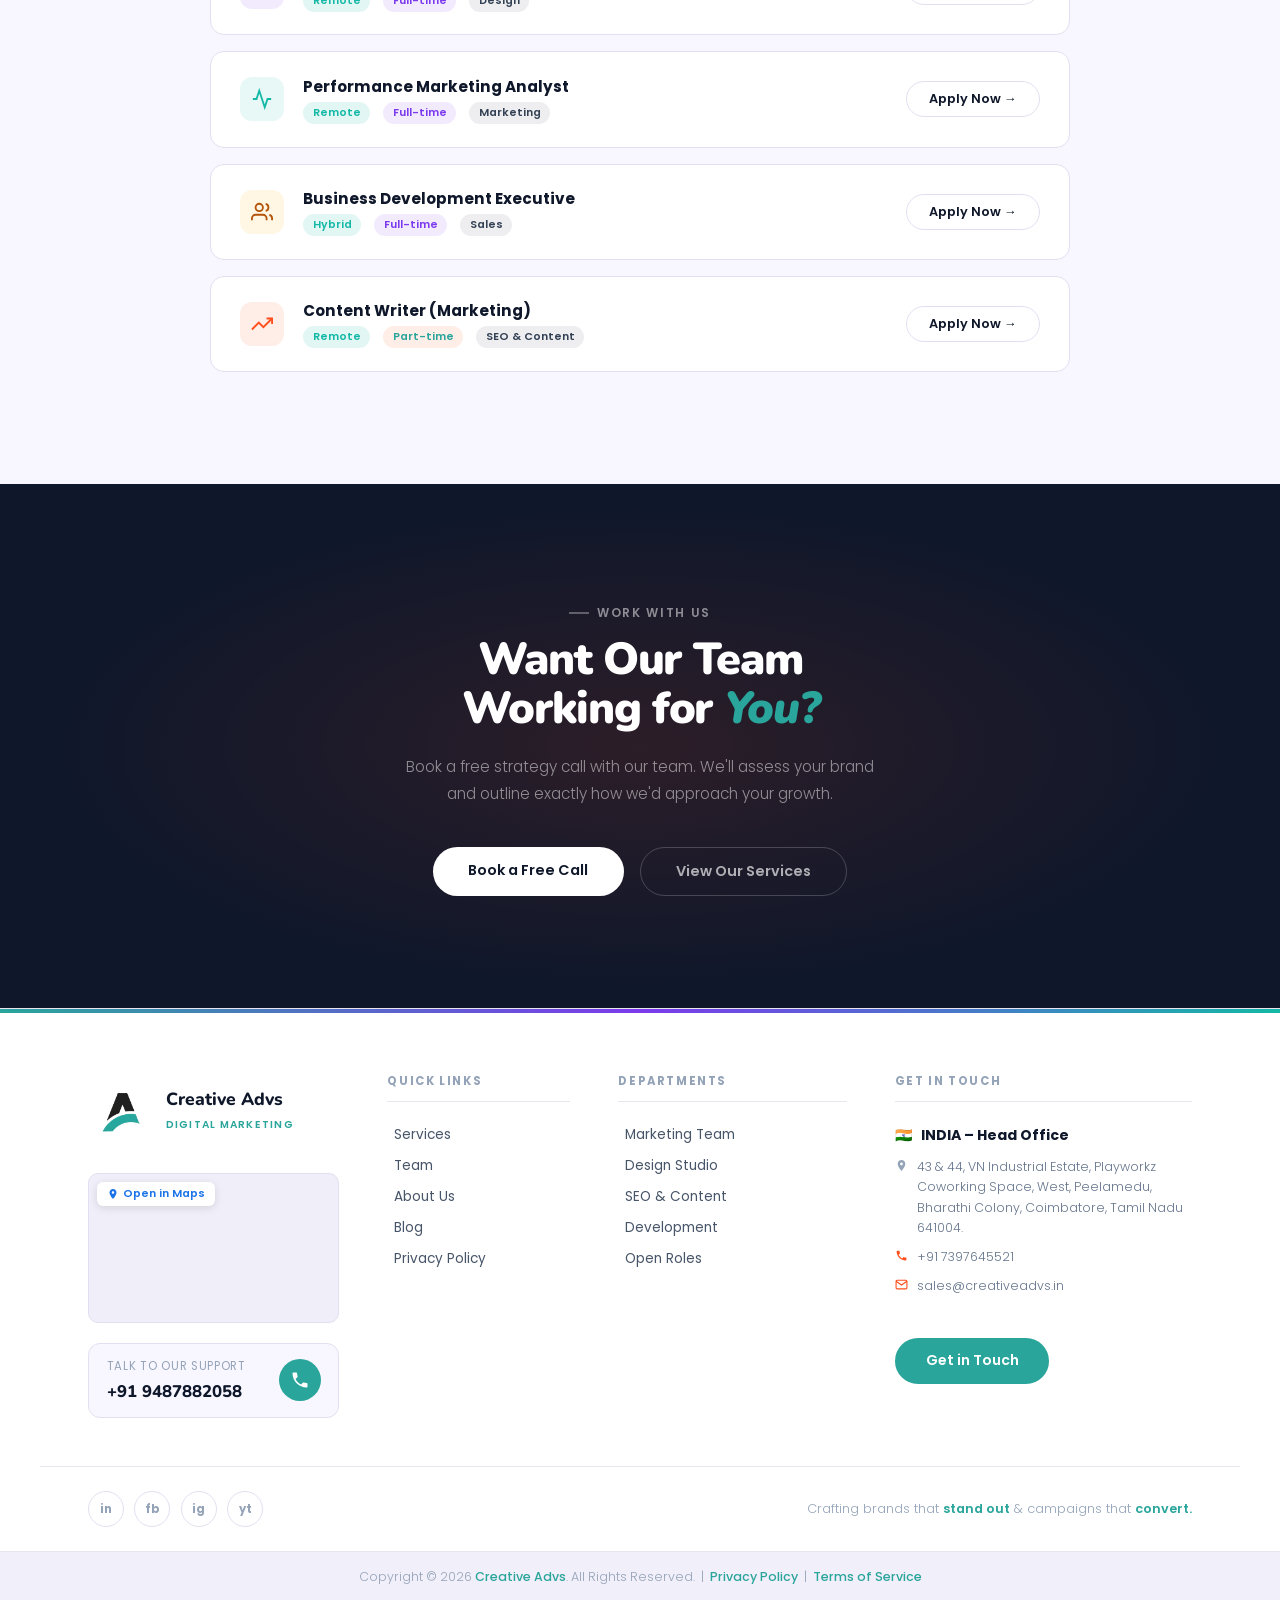
<file: career.html>
<!DOCTYPE html>
<html lang="en">

<head>
    <meta charset="UTF-8">
    <meta name="viewport" content="width=device-width, initial-scale=1.0">
    <title>Our Career — Creative Advs | Digital Marketing Agency</title>
    <link rel="icon" type="image/png" href="assets/logo.png">
    <link
        href="https://fonts.googleapis.com/css2?family=Caveat:wght@600;700&family=Nunito:ital,wght@0,400;0,600;0,700;0,800;1,400&family=Poppins:wght@300;400;500;600;700&display=swap"
        rel="stylesheet">
    <link rel="stylesheet" href="./styles/careerstyle.css">
</head>

<body>

    <!-- Sidebar 
    <div class="get-quote">Get Quote</div>-->


  <!-- NAVBAR -->
<nav>
    <a href="index.html" class="logo-wrap">
        <img src="assets/logo.png" alt="logo" class="logo-img" width="48" height="48">
        <div class="logo-text-block">
            <span class="l1">Creative Advs</span>
            <span class="l2">Digital Marketing</span>
        </div>
    </a>

    <ul class="nav-links" id="navLinks">
        <li><a href="service.html">Services</a></li>
        <li><a href="service.html#pricing">Subcription</a></li>
        <li><a href="about.html">About Us</a></li>
        <li><a href="blog.html">Blog</a></li>
        <li><a href="team.html">Team</a></li>
        <li><a href="career.html">Careers</a></li>
        <li><a href="about.html#whyus">Why Choose Us</a></li>
        <li><a href="contact.html">Contact</a></li> 
    </ul>

    <div class="nav-actions">
        <a href="tel:+919876543210" class="btn-pill hide-mobile">Call Us</a>
        <div class="menu-toggle" id="mobile-menu">
            <span class="bar"></span>
            <span class="bar"></span>
            <span class="bar"></span>
        </div>
    </div>
</nav>

<!-- ══════════════════════════════════════════
     PASTE THIS BLOCK RIGHT AFTER </nav> in index.html
     ══════════════════════════════════════════ -->

<!-- MOBILE OVERLAY (backdrop) -->
<div class="mobile-overlay" id="mobileOverlay"></div>

<!-- MOBILE DRAWER (slides in from right) -->
<div class="mobile-drawer" id="mobileDrawer" role="dialog" aria-label="Navigation menu">

  <!-- Header -->
  <div class="drawer-header">
    <a href="index.html" class="drawer-logo">
      <img src="assets/logo.png" alt="Creative Advs logo" width="36" height="36">
      <div class="drawer-logo-text">
        <span class="dl1">Creative Advs</span>
        <span class="dl2">Digital Marketing</span>
      </div>
    </a>
    <button class="drawer-close" id="drawerClose" aria-label="Close menu">
      <svg viewBox="0 0 24 24">
        <line x1="18" y1="6" x2="6" y2="18"/>
        <line x1="6" y1="6" x2="18" y2="18"/>
      </svg>
    </button>
  </div>

  <!-- Nav links -->
  <nav class="drawer-nav" aria-label="Mobile navigation">
    <div class="drawer-section-label">Navigation</div>
    <a href="service.html">Services <span class="dn-arrow">›</span></a>
    <a href="service.html#pricing">Subcription<<span class="dn-arrow">›</span></a>
    <a href="about.html">About Us <span class="dn-arrow">›</span></a>
    <a href="blog.html">Blog <span class="dn-arrow">›</span></a>
    <div class="drawer-divider"></div>
    <div class="drawer-section-label">More</div>
    <a href="team.html">Team <span class="dn-arrow">›</span></a>
    <a href="career.html">Careers <span class="dn-arrow">›</span></a>
    <a href="about.html#whyus">Why Choose Us <span class="dn-arrow">›</span></a>
    <a href="contact.html">Contact <span class="dn-arrow">›</span></a>
  </nav>

  <!-- CTA buttons -->
  <div class="drawer-ctas">
   <a href="tel:+919876543210" class="drawer-btn-primary">📞 Contact Us</a>
  </div>

  <!-- Contact info -->
  <div class="drawer-contact">
    <a href="tel:+917397645521" class="drawer-contact-item">
      <div class="dci-icon" style="background:rgba(41,165,155,0.1)">
        <svg viewBox="0 0 24 24" fill="#29A59B">
          <path d="M6.6 10.8c1.4 2.8 3.8 5.1 6.6 6.6l2.2-2.2c.3-.3.7-.4 1-.2 1.1.4 2.3.6 3.6.6.6 0 1 .4 1 1V20c0 .6-.4 1-1 1-9.4 0-17-7.6-17-17 0-.6.4-1 1-1h3.5c.6 0 1 .4 1 1 0 1.3.2 2.5.6 3.6.1.3 0 .7-.2 1L6.6 10.8z"/>
        </svg>
      </div>
      +91 7397645521
    </a>
    <a href="mailto:sales@creativeadvs.in" class="drawer-contact-item">
      <div class="dci-icon" style="background:rgba(124,58,237,0.1)">
        <svg viewBox="0 0 24 24" fill="none" stroke="#7C3AED" stroke-width="2">
          <path d="M4 4h16c1.1 0 2 .9 2 2v12c0 1.1-.9 2-2 2H4c-1.1 0-2-.9-2-2V6c0-1.1.9-2 2-2z"/>
          <polyline points="22,6 12,13 2,6"/>
        </svg>
      </div>
      sales@creativeadvs.in
    </a>
  </div>

  <!-- Social icons -->
  <div class="drawer-social">
    <a href="https://in.linkedin.com/company/creative-advs-private-limited" class="drawer-soc" aria-label="LinkedIn">in</a>
    <a href="https://www.facebook.com/profile.php?id=100077503988653" class="drawer-soc" aria-label="Facebook">fb</a>
    <a href="https://www.instagram.com/creativeadvs/" class="drawer-soc" aria-label="Instagram">ig</a>
    <a href="https://www.youtube.com/@creativeadvs4626" class="drawer-soc" aria-label="YouTube">yt</a>
  </div>

</div>
<!-- ══ END MOBILE DRAWER ══ -->

<section class="hero">
        <div class="hs-1 hero-shape"></div>
        <div class="hs-2 hero-shape"></div>
        <div class="hs-3 hero-shape"></div>
        <div class="dots-grid"></div>
        <div class="hero-inner">
            <div class="hero-tag reveal">Join the Movement</div>
            <h1 class="reveal reveal-delay-1">Build the <em>Future</em><br>of Digital Strategy</h1>
            <p class="reveal reveal-delay-2">
                We don’t just fill roles; we fuel passions. Join a global collective 
                where your curiosity is rewarded and your impact is measurable.
            </p>

            <div class="breadcrumb reveal reveal-delay-4" style="margin-top: 2rem;">
                <a href="/index.html">Home</a>
                <span style="color:#CBD5E1;">›</span>
                <span>Careers</span>
            </div>
        </div>
    </section>

    <!-- ════════ VALUES STRIP ════════ -->
    <div class="values-strip">
        <div class="val-item reveal">
            <div class="val-icon"><svg viewBox="0 0 20 20" fill="#FF4D1C">
                    <path
                        d="M9.049 2.927c.3-.921 1.603-.921 1.902 0l1.07 3.292a1 1 0 00.95.69h3.462c.969 0 1.371 1.24.588 1.81l-2.8 2.034a1 1 0 00-.364 1.118l1.07 3.292c.3.921-.755 1.688-1.54 1.118l-2.8-2.034a1 1 0 00-1.175 0l-2.8 2.034c-.784.57-1.838-.197-1.539-1.118l1.07-3.292a1 1 0 00-.364-1.118L2.98 8.72c-.783-.57-.38-1.81.588-1.81h3.461a1 1 0 00.951-.69l1.07-3.292z" />
                </svg></div>
            <span class="val-text">Excellence First</span>
        </div>
        <div class="val-sep"></div>
        <div class="val-item reveal reveal-delay-1">
            <div class="val-icon"><svg viewBox="0 0 20 20" fill="#14B8A6">
                    <path
                        d="M13 6a3 3 0 11-6 0 3 3 0 016 0zM18 8a2 2 0 11-4 0 2 2 0 014 0zM14 15a4 4 0 00-8 0v3h8v-3zM6 8a2 2 0 11-4 0 2 2 0 014 0zM16 18v-3a5.972 5.972 0 00-.75-2.906A3.005 3.005 0 0119 15v3h-3zM4.75 12.094A5.973 5.973 0 004 15v3H1v-3a3 3 0 013.75-2.906z" />
                </svg></div>
            <span class="val-text">Collaborative Culture</span>
        </div>
        <div class="val-sep"></div>
        <div class="val-item reveal reveal-delay-2">
            <div class="val-icon"><svg viewBox="0 0 20 20" fill="#7C3AED">
                    <path
                        d="M11.3 1.046A1 1 0 0112 2v5h4a1 1 0 01.82 1.573l-7 10A1 1 0 018 18v-5H4a1 1 0 01-.82-1.573l7-10a1 1 0 011.12-.38z" />
                </svg></div>
            <span class="val-text">Data-Driven Decisions</span>
        </div>
        <div class="val-sep"></div>
        <div class="val-item reveal reveal-delay-3">
            <div class="val-icon"><svg viewBox="0 0 20 20" fill="#FBBF24">
                    <path d="M10 12a2 2 0 100-4 2 2 0 000 4z" />
                    <path fill-rule="evenodd"
                        d="M.458 10C1.732 5.943 5.522 3 10 3s8.268 2.943 9.542 7c-1.274 4.057-5.064 7-9.542 7S1.732 14.057.458 10zM14 10a4 4 0 11-8 0 4 4 0 018 0z"
                        clip-rule="evenodd" />
                </svg></div>
            <span class="val-text">Radical Transparency</span>
        </div>
        <div class="val-sep"></div>
        <div class="val-item reveal reveal-delay-4">
            <div class="val-icon"><svg viewBox="0 0 20 20" fill="#FF4D1C">
                    <path fill-rule="evenodd"
                        d="M12.316 3.051a1 1 0 01.633 1.265l-4 12a1 1 0 11-1.898-.632l4-12a1 1 0 011.265-.633zM5.707 6.293a1 1 0 010 1.414L3.414 10l2.293 2.293a1 1 0 11-1.414 1.414l-3-3a1 1 0 010-1.414l3-3a1 1 0 011.414 0zm8.586 0a1 1 0 011.414 0l3 3a1 1 0 010 1.414l-3 3a1 1 0 11-1.414-1.414L16.586 10l-2.293-2.293a1 1 0 010-1.414z"
                        clip-rule="evenodd" />
                </svg></div>
            <span class="val-text">Bold Creativity</span>
        </div>
    </div>


    <!-- ════════ STATS BAND ════════ -->
    <div class="stats-band">
        <div class="stat-b reveal">
            <div class="num">10+</div>
            <div class="lbl">Team Members</div>
        </div>
        <div class="stat-b reveal reveal-delay-1">
            <div class="num">5</div>
            <div class="lbl">Departments</div>
        </div>
        <div class="stat-b reveal reveal-delay-2">
            <div class="num">6</div>
            <div class="lbl">Cities Represented</div>
        </div>
        <div class="stat-b reveal reveal-delay-3">
            <div class="num">3+</div>
            <div class="lbl">Years Combined Exp.</div>
        </div>
    </div>



    <!-- ════════ OPEN ROLES ════════ -->
    <section class="roles-section">
        <div class="roles-header">
            <div class="section-tag reveal" style="justify-content:center">Join the Team</div>
            <h2 class="section-h2 reveal reveal-delay-1" style="text-align:center">We're <em>Hiring</em><br>Exceptional
                People</h2>
            <p class="reveal reveal-delay-2">If you're passionate about digital marketing and want to work on ambitious
                brands, we'd love to hear from you.</p>
        </div>

        <div class="roles-list">

            <div class="role-item reveal">
                <div class="role-left">
                    <div class="role-icon" style="background:rgba(255,77,28,0.1);">
                        <svg width="22" height="22" viewBox="0 0 24 24" fill="none" stroke="#FF4D1C" stroke-width="2">
                            <circle cx="11" cy="11" r="8" />
                            <line x1="21" y1="21" x2="16.65" y2="16.65" />
                        </svg>
                    </div>
                    <div>
                        <div class="role-title">SEO Manager</div>
                        <div class="role-meta">
                            <span class="role-tag rt-remote">Remote</span>
                            <span class="role-tag rt-fulltime">Full-time</span>
                            <span class="role-tag rt-dept">SEO & Content</span>
                        </div>
                    </div>
                </div>
                <a href="mailto:sales@creativeadvs.in"
                    class="role-apply">Apply Now →
                </a>
            </div>

            <div class="role-item reveal reveal-delay-1">
                <div class="role-left">
                    <div class="role-icon" style="background:rgba(124,58,237,0.1);">
                        <svg width="22" height="22" viewBox="0 0 24 24" fill="none" stroke="#7C3AED" stroke-width="2">
                            <rect x="3" y="3" width="18" height="18" rx="2" />
                            <path d="M9 9h6M9 13h4" />
                        </svg>
                    </div>
                    <div>
                        <div class="role-title">Senior UI/UX Designer</div>
                        <div class="role-meta">
                            <span class="role-tag rt-remote">Remote</span>
                            <span class="role-tag rt-fulltime">Full-time</span>
                            <span class="role-tag rt-dept">Design</span>
                        </div>
                    </div>
                </div>
                <a href="mailto:sales@creativeadvs.in"
                    class="role-apply">Apply Now →
                </a>
            </div>

            <div class="role-item reveal reveal-delay-2">
                <div class="role-left">
                    <div class="role-icon" style="background:rgba(20,184,166,0.1);">
                        <svg width="22" height="22" viewBox="0 0 24 24" fill="none" stroke="#14B8A6" stroke-width="2">
                            <path d="M22 12h-4l-3 9L9 3l-3 9H2" />
                        </svg>
                    </div>
                    <div>
                        <div class="role-title">Performance Marketing Analyst</div>
                        <div class="role-meta">
                            <span class="role-tag rt-remote">Remote</span>
                            <span class="role-tag rt-fulltime">Full-time</span>
                            <span class="role-tag rt-dept">Marketing</span>
                        </div>
                    </div>
                </div>
                <a href="mailto:sales@creativeadvs.in"
                    class="role-apply">Apply Now →
                </a>
            </div>

            <div class="role-item reveal reveal-delay-3">
                <div class="role-left">
                    <div class="role-icon" style="background:rgba(251,191,36,0.12);">
                        <svg width="22" height="22" viewBox="0 0 24 24" fill="none" stroke="#B45309" stroke-width="2">
                            <path d="M17 21v-2a4 4 0 00-4-4H5a4 4 0 00-4 4v2" />
                            <circle cx="9" cy="7" r="4" />
                            <path d="M23 21v-2a4 4 0 00-3-3.87M16 3.13a4 4 0 010 7.75" />
                        </svg>
                    </div>
                    <div>
                        <div class="role-title">Business Development Executive</div>
                        <div class="role-meta">
                            <span class="role-tag rt-remote">Hybrid</span>
                            <span class="role-tag rt-fulltime">Full-time</span>
                            <span class="role-tag rt-dept">Sales</span>
                        </div>
                    </div>
                </div>
                <a href="mailto:sales@creativeadvs.in"
                    class="role-apply">Apply Now →
                </a>
            </div>

            <div class="role-item reveal reveal-delay-4">
                <div class="role-left">
                    <div class="role-icon" style="background:rgba(255,77,28,0.1);">
                        <svg width="22" height="22" viewBox="0 0 24 24" fill="none" stroke="#FF4D1C" stroke-width="2">
                            <polyline points="23 6 13.5 15.5 8.5 10.5 1 18" />
                            <polyline points="17 6 23 6 23 12" />
                        </svg>
                    </div>
                    <div>
                        <div class="role-title">Content Writer (Marketing)</div>
                        <div class="role-meta">
                            <span class="role-tag rt-remote">Remote</span>
                            <span class="role-tag rt-parttime">Part-time</span>
                            <span class="role-tag rt-dept">SEO & Content</span>
                        </div>
                    </div>
                </div>
                <a href="mailto:sales@creativeadvs.in"
                    class="role-apply">Apply Now →
                </a>
            </div>

        </div>
    </section>

    <!-- ════════ CTA BAND ════════ -->
    <section class="cta-band">
        <div class="section-tag reveal" style="justify-content:center">Work With Us</div>
        <h2 class="section-h2 reveal reveal-delay-1">Want Our Team<br>Working for <em
                style="color:var(--accent)">You?</em></h2>
        <p class="reveal reveal-delay-2">Book a free strategy call with our team. We'll assess your brand and outline
            exactly how we'd approach your growth.</p>
        <div class="cta-btns reveal reveal-delay-3">
            <a href="#" class="btn-white">Book a Free Call</a>
            <a href="Services.html" class="btn-ghost">View Our Services</a>
        </div>
    </section>

    <!-- ════════ FOOTER ════════ -->
    <footer class="footer-section">
        <div class="footer-inner">
            <div>
                <a href="index.html" class="footer-logo-wrap">
                     <img src="assets/logo.png" alt="logo" class="logo-img" width="68" height="78">
                    <div class="footer-logo-text">
                        <span class="fl1">Creative Advs</span>
                        <span class="fl2">Digital Marketing</span>
                    </div>
                </a>
                <div class="footer-map">
                    <iframe
                        src="https://www.google.com/maps?q=43%20%26%2044%2C%20VN%20Industrial%20Estate%2C%20Playworkz%20Coworking%20Space%2C%20West%2C%20Peelamedu%2C%20Bharathi%20Colony%2C%20Coimbatore%2C%20Tamil%20Nadu%20641004&output=embed"
                        allowfullscreen loading="lazy">
                    </iframe>

                    <a href="https://www.google.com/maps?q=43%20%26%2044%2C%20VN%20Industrial%20Estate%2C%20Playworkz%20Coworking%20Space%2C%20West%2C%20Peelamedu%2C%20Bharathi%20Colony%2C%20Coimbatore%2C%20Tamil%20Nadu%20641004"
                        target="_blank" class="map-badge">

                        <svg width="12" height="12" viewBox="0 0 24 24" fill="#1a73e8">
                            <path
                                d="M12 2C8.13 2 5 5.13 5 9c0 5.25 7 13 7 13s7-7.75 7-13c0-3.87-3.13-7-7-7zm0 9.5c-1.38 0-2.5-1.12-2.5-2.5s1.12-2.5 2.5-2.5 2.5 1.12 2.5 2.5-1.12 2.5-2.5 2.5z" />
                        </svg>

                        Open in Maps
                    </a>
                </div>
                <div class="footer-support-card">
                    <div>
                        <p class="support-label">Talk to our support</p>
                        <p class="support-number">+91 9487882058</p>
                    </div>
                    <div class="support-icon">
                        <svg viewBox="0 0 24 24" fill="#fff">
                            <path
                                d="M6.6 10.8c1.4 2.8 3.8 5.1 6.6 6.6l2.2-2.2c.3-.3.7-.4 1-.2 1.1.4 2.3.6 3.6.6.6 0 1 .4 1 1V20c0 .6-.4 1-1 1-9.4 0-17-7.6-17-17 0-.6.4-1 1-1h3.5c.6 0 1 .4 1 1 0 1.3.2 2.5.6 3.6.1.3 0 .7-.2 1L6.6 10.8z" />
                        </svg>
                    </div>
                </div>
            </div>
            <div class="footer-col-links">
                <h5>Quick Links</h5>
                <ul>
                    <li><a href="service.html">Services</a></li>
                    <li><a href="team.html">Team</a></li>
                    <li><a href="about.html">About Us</a></li>
                    <li><a href="blog.html">Blog</a></li>
                    <li><a href="#">Privacy Policy</a></li>
                </ul>
            </div>
            <div class="footer-col-links">
                <h5>Departments</h5>
                <ul>
                    <li><a href="#">Marketing Team</a></li>
                    <li><a href="#">Design Studio</a></li>
                    <li><a href="#">SEO & Content</a></li>
                    <li><a href="#">Development</a></li>
                    <li><a href="#">Open Roles</a></li>
                </ul>
            </div>
            <div class="footer-col-contact">
                <h5>Get in Touch</h5>
                <div class="contact-office">
                    <div class="contact-office-title"><span>🇮🇳</span><span>INDIA – Head Office</span></div>
                    <div class="contact-detail">
                        <svg viewBox="0 0 24 24" fill="#94A3B8">
                            <path
                                d="M12 2C8.13 2 5 5.13 5 9c0 5.25 7 13 7 13s7-7.75 7-13c0-3.87-3.13-7-7-7zm0 9.5c-1.38 0-2.5-1.12-2.5-2.5s1.12-2.5 2.5-2.5 2.5 1.12 2.5 2.5-1.12 2.5-2.5 2.5z" />
                        </svg>
                        <span>43 & 44, VN Industrial Estate, Playworkz Coworking Space, West, Peelamedu, Bharathi
                            Colony, Coimbatore, Tamil Nadu 641004.</span>
                    </div>
                    <div class="contact-detail">
                        <svg viewBox="0 0 24 24" fill="#FF4D1C">
                            <path
                                d="M6.6 10.8c1.4 2.8 3.8 5.1 6.6 6.6l2.2-2.2c.3-.3.7-.4 1-.2 1.1.4 2.3.6 3.6.6.6 0 1 .4 1 1V20c0 .6-.4 1-1 1-9.4 0-17-7.6-17-17 0-.6.4-1 1-1h3.5c.6 0 1 .4 1 1 0 1.3.2 2.5.6 3.6.1.3 0 .7-.2 1L6.6 10.8z" />
                        </svg>
                        <span><span class="hl"></span> <a href="tel:+917397645521">+91 7397645521</a></span>
                    </div>
                    <div class="contact-detail">
                        <svg viewBox="0 0 24 24" fill="none" stroke="#FF4D1C" stroke-width="2">
                            <path d="M4 4h16c1.1 0 2 .9 2 2v12c0 1.1-.9 2-2 2H4c-1.1 0-2-.9-2-2V6c0-1.1.9-2 2-2z" />
                            <polyline points="22,6 12,13 2,6" />
                        </svg>
                        <a href="mailto:sales@creativeadvs.in">sales@creativeadvs.in</a>
                    </div>
                </div>
               <a href="https://wa.me/917397645521?text=Hi%20Creative%20Advs!%20I'm%20interested%20in%20your%20digital%20marketing%20services.%20Can%20we%20chat?" 
                    class="footer-cta-btn" 
                    target="_blank">
                Get in Touch
                </a>
            </div>
        </div>
        <div class="footer-social-row">
            <div class="footer-socials-list">
                <a href="https://in.linkedin.com/company/creative-advs-private-limited" class="footer-soc" target="_blank">in</a>
                <a href="https://www.facebook.com/profile.php?id=100077503988653" class="footer-soc" target="_blank">fb</a>
                <a href="https://www.instagram.com/creativeadvs/" class="footer-soc" target="_blank">ig</a>
                <a href="https://www.youtube.com/@creativeadvs4626" class="footer-soc" target="_blank">yt</a>
            </div>
            <p class="footer-tagline">Crafting brands that <strong>stand out</strong> &amp; campaigns that
                <strong>convert.</strong>
            </p>
        </div>
        <div class="footer-copyright">
            Copyright © 2026 <a href="#">Creative Advs</a>. All Rights Reserved. &nbsp;|&nbsp;
            <a href="#">Privacy Policy</a> &nbsp;|&nbsp; <a href="#">Terms of Service</a>
        </div>
    </footer>

    <script src="scripts/careerscript.js"></script>
    <script src="scripts/script.js"></script>

</body>

</html>
</file>
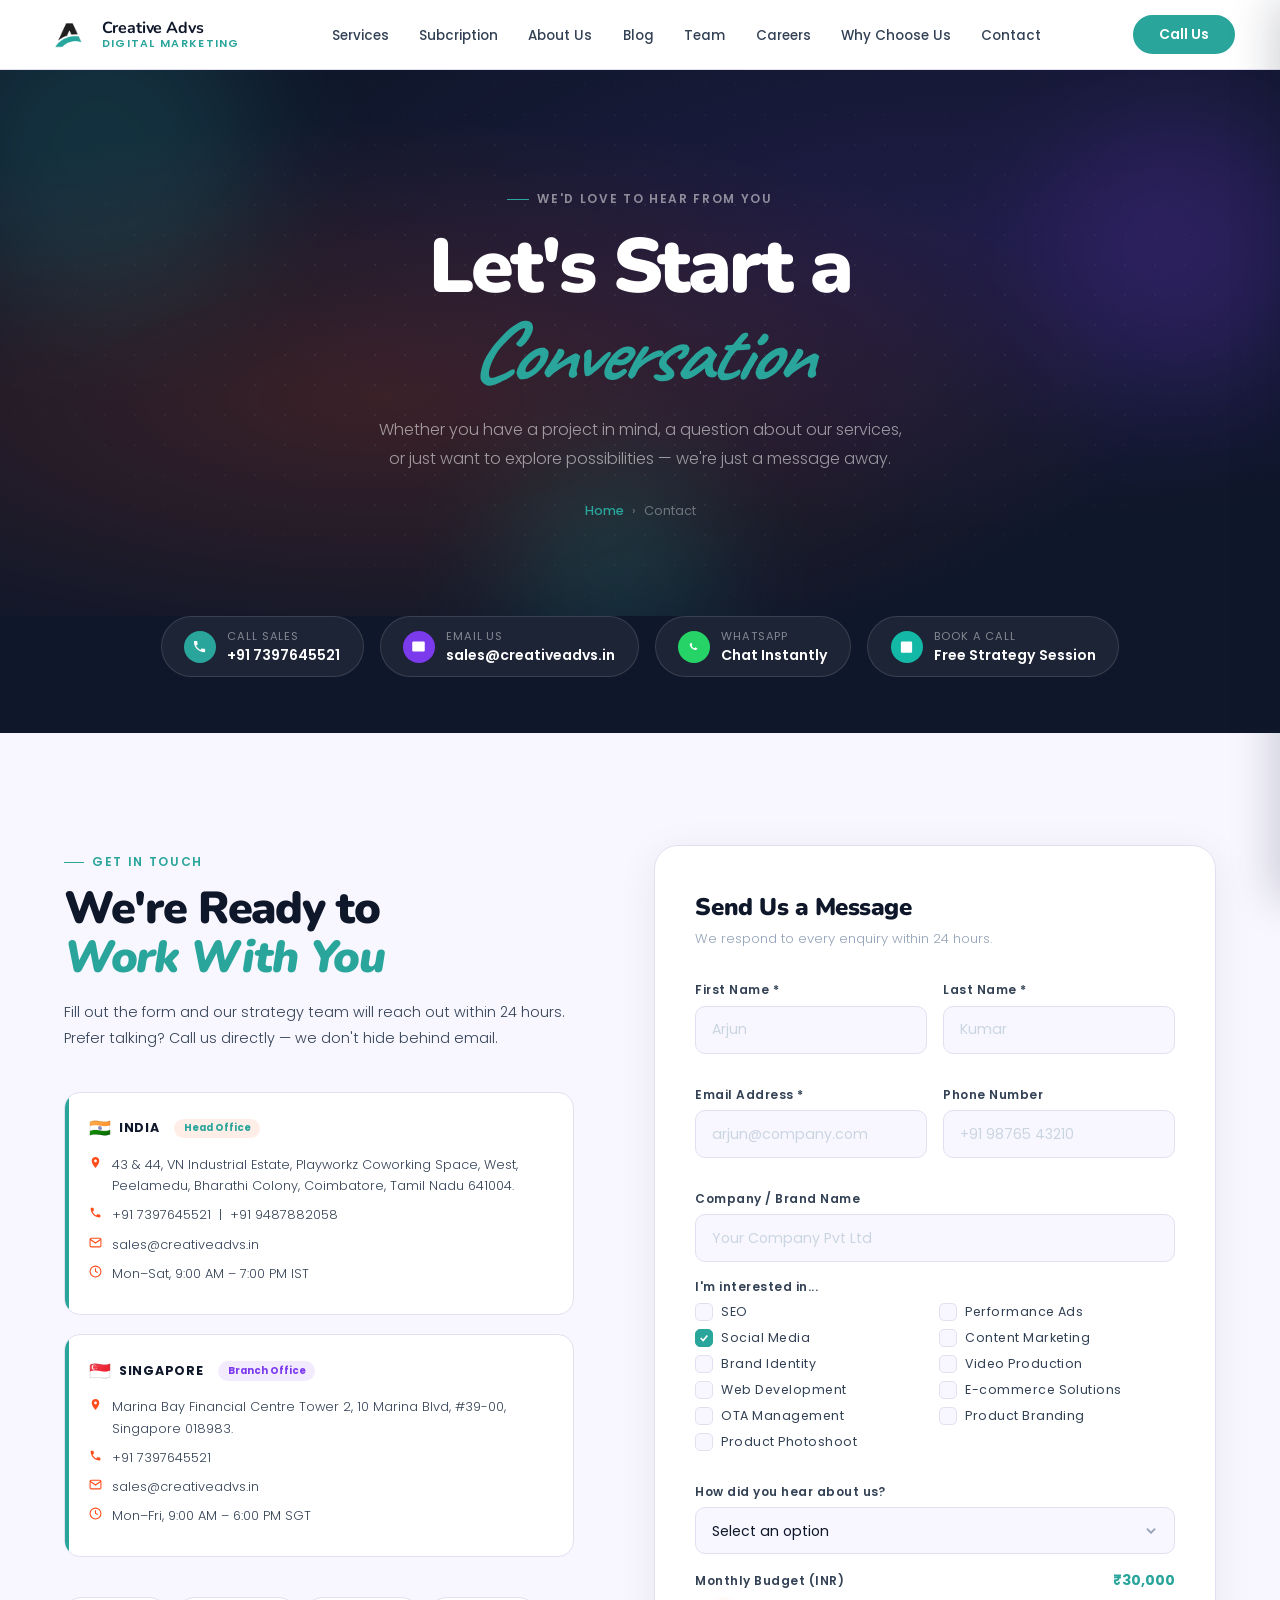
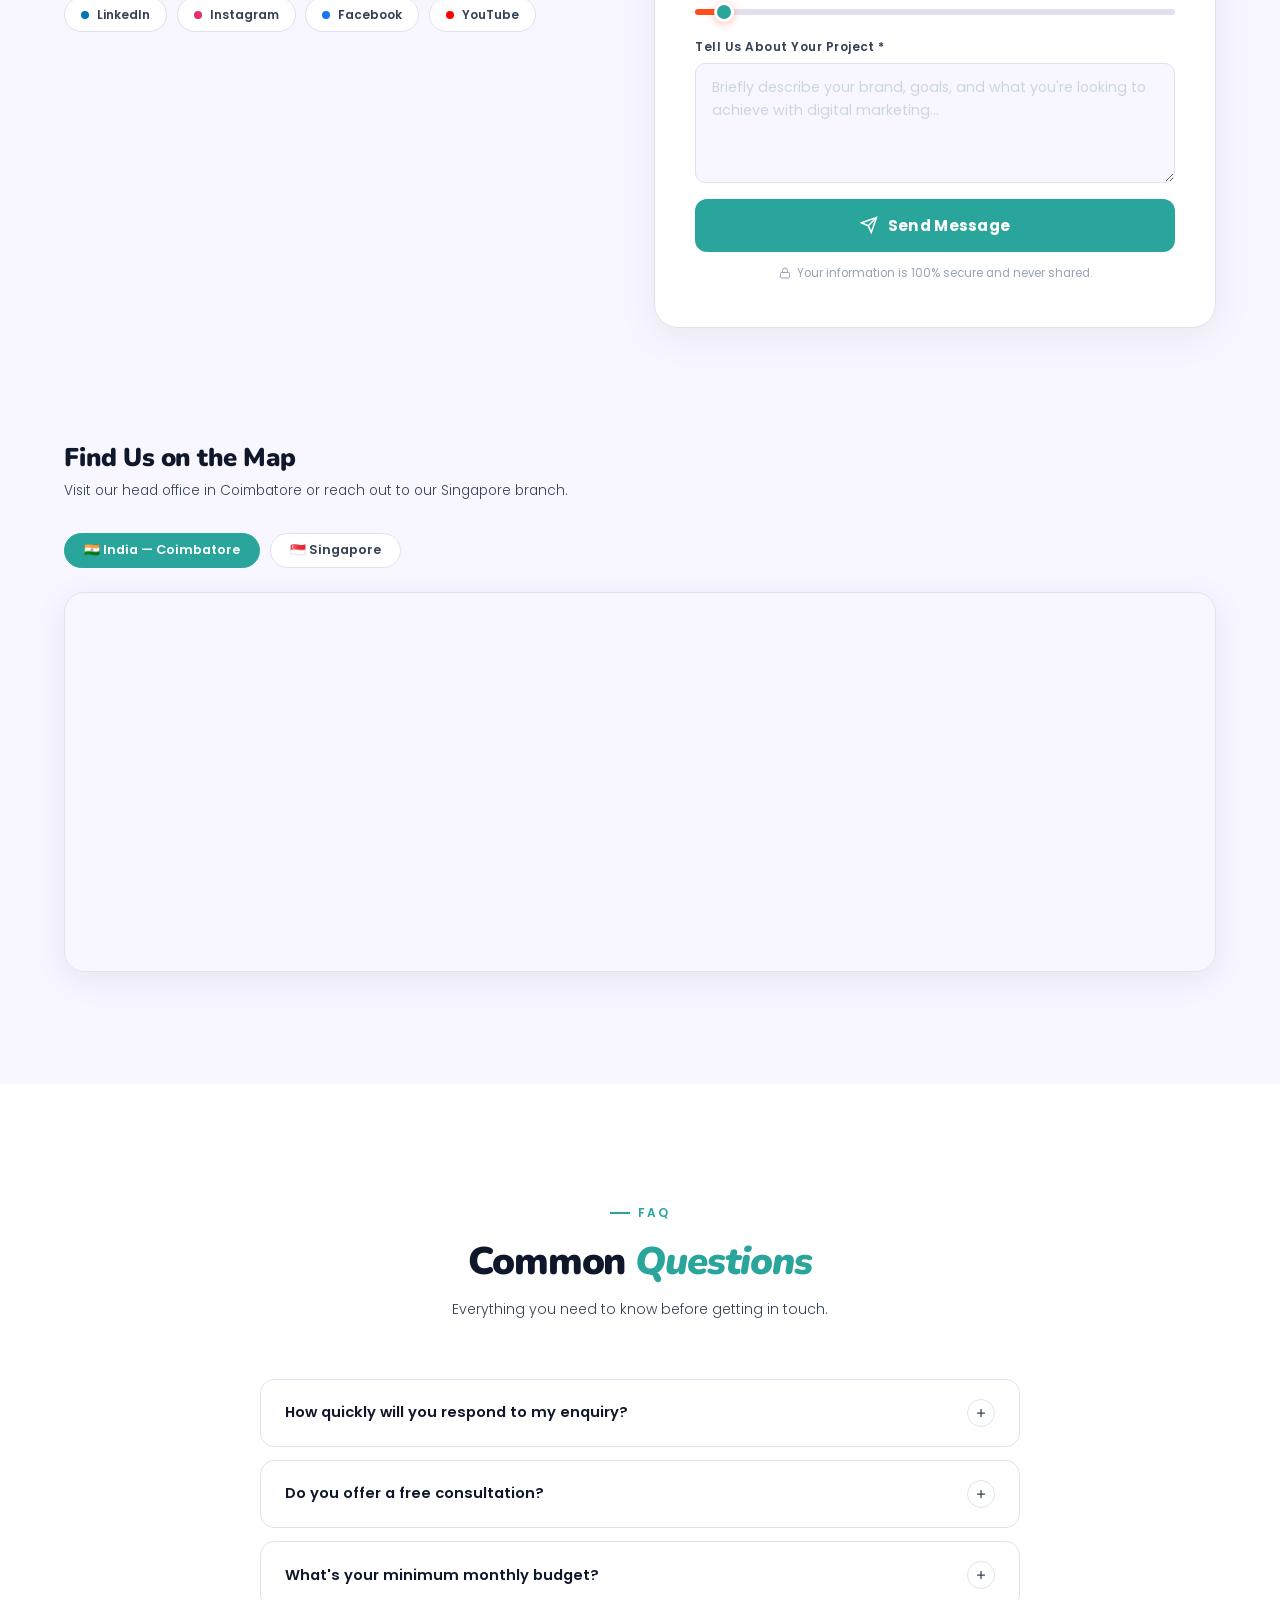
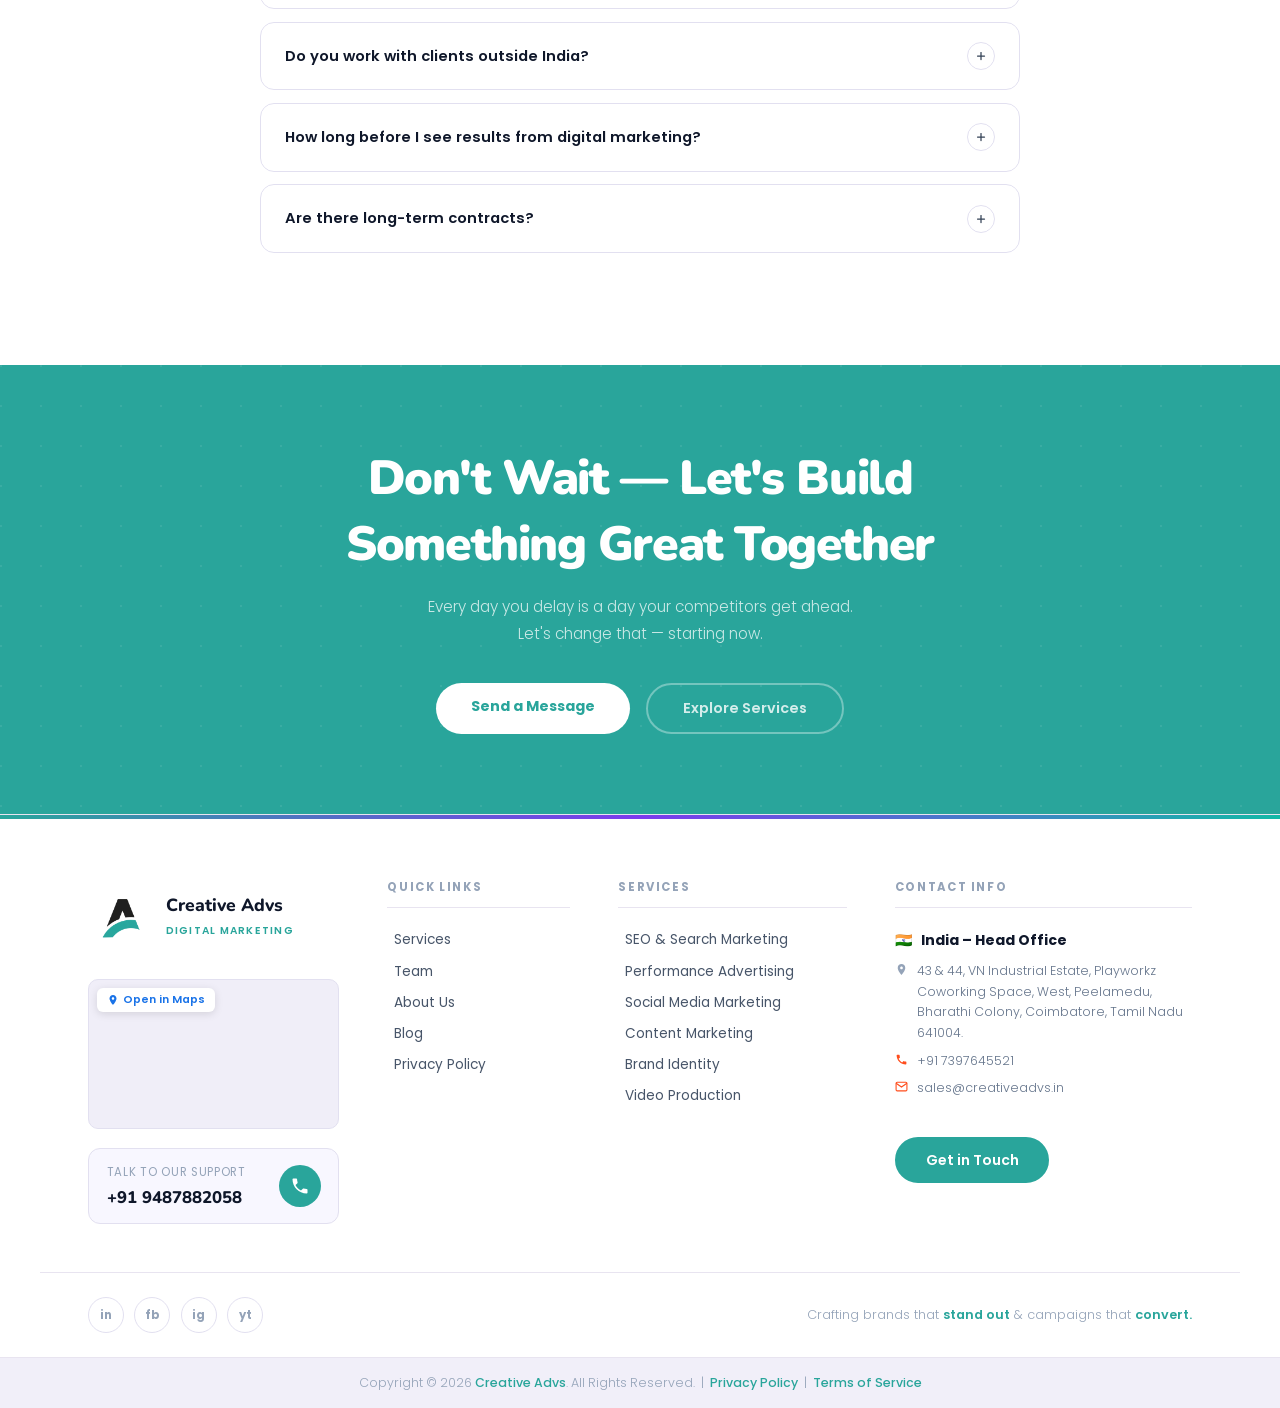
<file: contact.html>
<!DOCTYPE html>
<html lang="en">
<head>
<meta charset="UTF-8">
<meta name="viewport" content="width=device-width, initial-scale=1.0">
<title>Contact Us — Creative Advs | Digital Marketing Agency</title>
<link rel="icon" type="image/png" href="assets/logo.png">
<link href="https://fonts.googleapis.com/css2?family=Caveat:wght@600;700&family=Nunito:ital,wght@0,400;0,600;0,700;0,800;1,400&family=Poppins:wght@300;400;500;600;700&display=swap" rel="stylesheet">
<link rel="stylesheet" href="./styles/contactstyle.css">
</head>
<body>

  <!-- Sidebar
<button  class="get-quote">Get Quote</button>-->


<!-- NAVBAR -->
  <!-- NAVBAR -->
<nav>
    <a href="index.html" class="logo-wrap">
        <img src="assets/logo.png" alt="logo" class="logo-img" width="48" height="48">
        <div class="logo-text-block">
            <span class="l1">Creative Advs</span>
            <span class="l2">Digital Marketing</span>
        </div>
    </a>

    <ul class="nav-links" id="navLinks">
        <li><a href="service.html">Services</a></li>
        <li><a href="service.html#pricing">Subcription</a></li>
        <li><a href="about.html">About Us</a></li>
        <li><a href="blog.html">Blog</a></li>
        <li><a href="team.html">Team</a></li>
        <li><a href="career.html">Careers</a></li>
        <li><a href="about.html#whyus">Why Choose Us</a></li>
        <li><a href="contact.html">Contact</a></li> 
    </ul>

    <div class="nav-actions">
        <a href="tel:+919876543210" class="btn-pill hide-mobile">Call Us</a>
        <div class="menu-toggle" id="mobile-menu">
            <span class="bar"></span>
            <span class="bar"></span>
            <span class="bar"></span>
        </div>
    </div>
</nav>

<!-- ══════════════════════════════════════════
     PASTE THIS BLOCK RIGHT AFTER </nav> in index.html
     ══════════════════════════════════════════ -->

<!-- MOBILE OVERLAY (backdrop) -->
<div class="mobile-overlay" id="mobileOverlay"></div>

<!-- MOBILE DRAWER (slides in from right) -->
<div class="mobile-drawer" id="mobileDrawer" role="dialog" aria-label="Navigation menu">

  <!-- Header -->
  <div class="drawer-header">
    <a href="/index.html" class="drawer-logo">
      <img src="/assets/logo.png" alt="Creative Advs logo" width="36" height="36">
      <div class="drawer-logo-text">
        <span class="dl1">Creative Advs</span>
        <span class="dl2">Digital Marketing</span>
      </div>
    </a>
    <button class="drawer-close" id="drawerClose" aria-label="Close menu">
      <svg viewBox="0 0 24 24">
        <line x1="18" y1="6" x2="6" y2="18"/>
        <line x1="6" y1="6" x2="18" y2="18"/>
      </svg>
    </button>
  </div>

  <!-- Nav links -->
  <nav class="drawer-nav" aria-label="Mobile navigation">
    <div class="drawer-section-label">Navigation</div>
    <a href="service.html">Services <span class="dn-arrow">›</span></a>
    <a href="service.html#pricing">Subcription<span class="dn-arrow">›</span></a>
    <a href="about.html">About Us <span class="dn-arrow">›</span></a>
    <a href="blog.html">Blog <span class="dn-arrow">›</span></a>
    <div class="drawer-divider"></div>
    <div class="drawer-section-label">More</div>
    <a href="team.html">Team <span class="dn-arrow">›</span></a>
    <a href="career.html">Careers <span class="dn-arrow">›</span></a>
    <a href="about.html#whyus">Why Choose Us<span class="dn-arrow">›</span></a>
    <a href="contact.html">Contact <span class="dn-arrow">›</span></a>
  </nav>

  <!-- CTA buttons -->
  <div class="drawer-ctas">
  <a href="tel:+919876543210" class="drawer-btn-primary">📞 Contact Us</a>
  </div>

  <!-- Contact info -->
  <div class="drawer-contact">
    <a href="tel:+917397645521" class="drawer-contact-item">
      <div class="dci-icon" style="background:rgba(41,165,155,0.1)">
        <svg viewBox="0 0 24 24" fill="#29A59B">
          <path d="M6.6 10.8c1.4 2.8 3.8 5.1 6.6 6.6l2.2-2.2c.3-.3.7-.4 1-.2 1.1.4 2.3.6 3.6.6.6 0 1 .4 1 1V20c0 .6-.4 1-1 1-9.4 0-17-7.6-17-17 0-.6.4-1 1-1h3.5c.6 0 1 .4 1 1 0 1.3.2 2.5.6 3.6.1.3 0 .7-.2 1L6.6 10.8z"/>
        </svg>
      </div>
      +91 7397645521
    </a>
    <a href="mailto:sales@creativeadvs.in" class="drawer-contact-item">
      <div class="dci-icon" style="background:rgba(124,58,237,0.1)">
        <svg viewBox="0 0 24 24" fill="none" stroke="#7C3AED" stroke-width="2">
          <path d="M4 4h16c1.1 0 2 .9 2 2v12c0 1.1-.9 2-2 2H4c-1.1 0-2-.9-2-2V6c0-1.1.9-2 2-2z"/>
          <polyline points="22,6 12,13 2,6"/>
        </svg>
      </div>
      sales@creativeadvs.in
    </a>
  </div>

  <!-- Social icons -->
  <div class="drawer-social">
    <a href="https://www.instagram.com/creativeadvs/" class="drawer-soc" aria-label="LinkedIn">in</a>
    <a href="https://www.instagram.com/creativeadvs/" class="drawer-soc" aria-label="Facebook">fb</a>
    <a href="https://www.instagram.com/creativeadvs/" class="drawer-soc" aria-label="Instagram">ig</a>
    <a href="https://www.youtube.com/@creativeadvs4626" class="drawer-soc" aria-label="YouTube">yt</a>
  </div>

</div>
<!-- ══ END MOBILE DRAWER ══ -->

<!-- ════════ HERO ════════ -->
<section class="page-hero">
  <div class="hero-shapes">
    <div class="hs hs-1"></div>
    <div class="hs hs-2"></div>
    <div class="hs hs-3"></div>
  </div>
  <div class="hero-inner">
    <div class="hero-tag reveal">We'd Love to Hear From You</div>
    <h1 class="reveal rd1">Let's Start a <em>Conversation</em></h1>
    <p class="reveal rd2">Whether you have a project in mind, a question about our services, or just want to explore possibilities — we're just a message away.</p>
    <div class="breadcrumb reveal rd3">
      <a href="index.html">Home</a>
      <span>›</span><span>Contact</span>
    </div>
  </div>
</section>

<!-- ════════ QUICK CONTACT PILLS ════════ -->
<div class="quick-pills">
  <a href="tel:+919876543210" class="q-pill reveal">
    <div class="q-pill-icon" style="background:var(--accent)">
      <svg viewBox="0 0 24 24"><path d="M6.6 10.8c1.4 2.8 3.8 5.1 6.6 6.6l2.2-2.2c.3-.3.7-.4 1-.2 1.1.4 2.3.6 3.6.6.6 0 1 .4 1 1V20c0 .6-.4 1-1 1-9.4 0-17-7.6-17-17 0-.6.4-1 1-1h3.5c.6 0 1 .4 1 1 0 1.3.2 2.5.6 3.6.1.3 0 .7-.2 1L6.6 10.8z"/></svg>
    </div>
    <div>
      <div class="q-pill-label">Call Sales</div>
      <div class="q-pill-value">+91 7397645521</div>
    </div>
  </a>
  <a href="mailto:sales@creativeadvs.in" class="q-pill reveal rd1">
    <div class="q-pill-icon" style="background:var(--accent2)">
      <svg viewBox="0 0 24 24"><path d="M4 4h16c1.1 0 2 .9 2 2v12c0 1.1-.9 2-2 2H4c-1.1 0-2-.9-2-2V6c0-1.1.9-2 2-2z"/><polyline points="22,6 12,13 2,6"/></svg>
    </div>
    <div>
      <div class="q-pill-label">Email Us</div>
      <div class="q-pill-value">sales@creativeadvs.in</div>
    </div>
  </a>
  <a href="https://wa.me/917397645521" class="q-pill reveal rd2">
    <div class="q-pill-icon" style="background:#25D366">
      <svg viewBox="0 0 24 24"><path d="M17.472 14.382c-.297-.149-1.758-.867-2.03-.967-.273-.099-.471-.148-.67.15-.197.297-.767.966-.94 1.164-.173.199-.347.223-.644.075-.297-.15-1.255-.463-2.39-1.475-.883-.788-1.48-1.761-1.653-2.059-.173-.297-.018-.458.13-.606.134-.133.298-.347.446-.52.149-.174.198-.298.298-.497.099-.198.05-.371-.025-.52-.075-.149-.669-1.612-.916-2.207-.242-.579-.487-.5-.669-.51-.173-.008-.371-.01-.57-.01-.198 0-.52.074-.792.372-.272.297-1.04 1.016-1.04 2.479 0 1.462 1.065 2.875 1.213 3.074.149.198 2.096 3.2 5.077 4.487.709.306 1.262.489 1.694.625.712.227 1.36.195 1.871.118.571-.085 1.758-.719 2.006-1.413.248-.694.248-1.289.173-1.413z"/></svg>
    </div>
    <div>
      <div class="q-pill-label">WhatsApp</div>
      <div class="q-pill-value">Chat Instantly</div>
    </div>
  </a>
  <a href="#" class="q-pill reveal rd3">
    <div class="q-pill-icon" style="background:var(--teal)">
      <svg viewBox="0 0 24 24"><rect x="3" y="4" width="18" height="18" rx="2"/><line x1="16" y1="2" x2="16" y2="6"/><line x1="8" y1="2" x2="8" y2="6"/><line x1="3" y1="10" x2="21" y2="10"/></svg>
    </div>
    <div>
      <div class="q-pill-label">Book a Call</div>
      <div class="q-pill-value">Free Strategy Session</div>
    </div>
  </a>
</div>

<!-- ════════ MAIN CONTACT SECTION ════════ -->
<section class="contact-main">
  <div class="contact-main-inner">

    <!-- LEFT INFO -->
    <div class="contact-info">
      <div class="section-tag reveal">Get in Touch</div>
      <h2 class="reveal rd1">We're Ready to<br><em>Work With You</em></h2>
      <p class="reveal rd2">Fill out the form and our strategy team will reach out within 24 hours. Prefer talking? Call us directly — we don't hide behind email.</p>

      <!-- Office Cards -->
      <div class="office-cards reveal rd2">

        <!-- India HQ -->
        <div class="office-card" style="--card-color: var(--accent)">
          <div class="office-flag-row">
            <span class="office-flag">🇮🇳</span>
            <span class="office-country">India</span>
            <span class="office-badge badge-hq">Head Office</span>
          </div>
          <div class="office-detail-row">
            <svg viewBox="0 0 24 24" fill="#FF4D1C"><path d="M12 2C8.13 2 5 5.13 5 9c0 5.25 7 13 7 13s7-7.75 7-13c0-3.87-3.13-7-7-7zm0 9.5c-1.38 0-2.5-1.12-2.5-2.5s1.12-2.5 2.5-2.5 2.5 1.12 2.5 2.5-1.12 2.5-2.5 2.5z"/></svg>
            <span>43 & 44, VN Industrial Estate, Playworkz Coworking Space, West, Peelamedu, Bharathi Colony, Coimbatore, Tamil Nadu 641004.</span>
          </div>
          <div class="office-detail-row">
            <svg viewBox="0 0 24 24" fill="#FF4D1C"><path d="M6.6 10.8c1.4 2.8 3.8 5.1 6.6 6.6l2.2-2.2c.3-.3.7-.4 1-.2 1.1.4 2.3.6 3.6.6.6 0 1 .4 1 1V20c0 .6-.4 1-1 1-9.4 0-17-7.6-17-17 0-.6.4-1 1-1h3.5c.6 0 1 .4 1 1 0 1.3.2 2.5.6 3.6.1.3 0 .7-.2 1L6.6 10.8z"/></svg>
            <span><span class="hl"></span> <a href="tel:+917397645521">+91 7397645521</a> &nbsp;|&nbsp; <span class="hl"></span> <a href="tel:+918838125555">+91 9487882058</a></span>
          </div>
          <div class="office-detail-row">
            <svg viewBox="0 0 24 24" fill="none" stroke="#FF4D1C" stroke-width="2"><path d="M4 4h16c1.1 0 2 .9 2 2v12c0 1.1-.9 2-2 2H4c-1.1 0-2-.9-2-2V6c0-1.1.9-2 2-2z"/><polyline points="22,6 12,13 2,6"/></svg>
            <a href="mailto:sales@creativeadvs.in">sales@creativeadvs.in</a>
          </div>
          <div class="office-detail-row">
            <svg viewBox="0 0 24 24" fill="none" stroke="#FF4D1C" stroke-width="2"><circle cx="12" cy="12" r="10"/><polyline points="12 6 12 12 16 14"/></svg>
            <span>Mon–Sat, 9:00 AM – 7:00 PM IST</span>
          </div>
        </div>

                <!-- Singapore Branch -->
        <div class="office-card" style="--card-color: var(--accent)">
          <div class="office-flag-row">
            <span class="office-flag">🇸🇬</span>
            <span class="office-country">Singapore</span>
            <span class="office-badge badge-branch">Branch Office</span>
          </div>
          <div class="office-detail-row">
            <svg viewBox="0 0 24 24" fill="#FF4D1C"><path d="M12 2C8.13 2 5 5.13 5 9c0 5.25 7 13 7 13s7-7.75 7-13c0-3.87-3.13-7-7-7zm0 9.5c-1.38 0-2.5-1.12-2.5-2.5s1.12-2.5 2.5-2.5 2.5 1.12 2.5 2.5-1.12 2.5-2.5 2.5z"/></svg>
            <span>Marina Bay Financial Centre Tower 2, 10 Marina Blvd, #39-00, Singapore 018983.</span>
          </div>
          <div class="office-detail-row">
            <svg viewBox="0 0 24 24" fill="#FF4D1C"><path d="M6.6 10.8c1.4 2.8 3.8 5.1 6.6 6.6l2.2-2.2c.3-.3.7-.4 1-.2 1.1.4 2.3.6 3.6.6.6 0 1 .4 1 1V20c0 .6-.4 1-1 1-9.4 0-17-7.6-17-17 0-.6.4-1 1-1h3.5c.6 0 1 .4 1 1 0 1.3.2 2.5.6 3.6.1.3 0 .7-.2 1L6.6 10.8z"/></svg>
            <span><a href="tel:+91 7397645521">+91 7397645521</a></span>
          </div>
          <div class="office-detail-row">
            <svg viewBox="0 0 24 24" fill="none" stroke="#FF4D1C" stroke-width="2"><path d="M4 4h16c1.1 0 2 .9 2 2v12c0 1.1-.9 2-2 2H4c-1.1 0-2-.9-2-2V6c0-1.1.9-2 2-2z"/><polyline points="22,6 12,13 2,6"/></svg>
            <a href="mailto:sales@creativeadvs.in">sales@creativeadvs.in</a>
          </div>
          <div class="office-detail-row">
            <svg viewBox="0 0 24 24" fill="none" stroke="#FF4D1C" stroke-width="2"><circle cx="12" cy="12" r="10"/><polyline points="12 6 12 12 16 14"/></svg>
            <span>Mon–Fri, 9:00 AM – 6:00 PM SGT</span>
          </div>
        </div>

      </div>

      <!-- Social links -->
      <div class="contact-socials reveal rd3">
        <a href="https://in.linkedin.com/company/creative-advs-private-limited" class="c-soc soc-li" target="_blank">
          <div class="c-soc-dot" style="background:#0077B5"></div>LinkedIn
        </a>
        <a href="" class="c-soc soc-ig" target="_blank">
          <div class="c-soc-dot" style="background:#E1306C"></div>Instagram
        </a>
        <a href="https://www.instagram.com/creativeadvs/" class="c-soc soc-fb" target="_blank">
          <div class="c-soc-dot" style="background:#1877F2"></div>Facebook
        </a>
        <a href="#" class="c-soc soc-yt">
          <div class="c-soc-dot" style="background:#FF0000"></div>YouTube
        </a>
      </div>
    </div>

    <!-- RIGHT FORM -->
    <div id="contact-form" class="contact-form-card reveal rd2">
      <div id="form-body">
        <div class="form-header">
          <h3>Send Us a Message</h3>
          <p>We respond to every enquiry within 24 hours.</p>
        </div>

        <form id="contactForm" novalidate>
          <div class="form-row">
            <div class="form-group">
              <label>First Name *</label>
              <input type="text" placeholder="Arjun" required>
            </div>
            <div class="form-group">
              <label>Last Name *</label>
              <input type="text" placeholder="Kumar" required>
            </div>
          </div>

          <div class="form-row">
            <div class="form-group">
              <label>Email Address *</label>
              <input type="email" placeholder="arjun@company.com" required>
            </div>
            <div class="form-group">
              <label>Phone Number</label>
              <input type="tel" placeholder="+91 98765 43210">
            </div>
          </div>

          <div class="form-group">
            <label>Company / Brand Name</label>
            <input type="text" placeholder="Your Company Pvt Ltd">
          </div>

          <div class="form-group">
            <label>I'm interested in...</label>
            <div class="services-check-grid">
              <label class="svc-check-item">
                <input type="checkbox">
                <div class="svc-check-box"><svg viewBox="0 0 12 12" fill="none" stroke="#fff" stroke-width="2"><polyline points="2,6 5,9 10,3"/></svg></div>
                <span class="svc-check-label">SEO</span>
              </label>
              <label class="svc-check-item">
                <input type="checkbox">
                <div class="svc-check-box"><svg viewBox="0 0 12 12" fill="none" stroke="#fff" stroke-width="2"><polyline points="2,6 5,9 10,3"/></svg></div>
                <span class="svc-check-label">Performance Ads</span>
              </label>
              <label class="svc-check-item">
                <input type="checkbox" checked>
                <div class="svc-check-box"><svg viewBox="0 0 12 12" fill="none" stroke="#fff" stroke-width="2"><polyline points="2,6 5,9 10,3"/></svg></div>
                <span class="svc-check-label">Social Media</span>
              </label>
              <label class="svc-check-item">
                <input type="checkbox">
                <div class="svc-check-box"><svg viewBox="0 0 12 12" fill="none" stroke="#fff" stroke-width="2"><polyline points="2,6 5,9 10,3"/></svg></div>
                <span class="svc-check-label">Content Marketing</span>
              </label>
              <label class="svc-check-item">
                <input type="checkbox">
                <div class="svc-check-box"><svg viewBox="0 0 12 12" fill="none" stroke="#fff" stroke-width="2"><polyline points="2,6 5,9 10,3"/></svg></div>
                <span class="svc-check-label">Brand Identity</span>
              </label>
              <label class="svc-check-item">
                <input type="checkbox">
                <div class="svc-check-box"><svg viewBox="0 0 12 12" fill="none" stroke="#fff" stroke-width="2"><polyline points="2,6 5,9 10,3"/></svg></div>
                <span class="svc-check-label">Video Production</span>
              </label>
              <label class="svc-check-item">
                <input type="checkbox">
                <div class="svc-check-box"><svg viewBox="0 0 12 12" fill="none" stroke="#fff" stroke-width="2"><polyline points="2,6 5,9 10,3"/></svg></div>
                <span class="svc-check-label">Web Development</span>
              </label>
              <label class="svc-check-item">
                <input type="checkbox">
                <div class="svc-check-box"><svg viewBox="0 0 12 12" fill="none" stroke="#fff" stroke-width="2"><polyline points="2,6 5,9 10,3"/></svg></div>
                <span class="svc-check-label">E-commerce Solutions</span>
              </label>  
              <label class="svc-check-item">
                <input type="checkbox">
                <div class="svc-check-box"><svg viewBox="0 0 12 12" fill="none" stroke="#fff" stroke-width="2"><polyline points="2,6 5,9 10,3"/></svg></div>
                <span class="svc-check-label">OTA Management</span>
              </label>
              <label class="svc-check-item">
                <input type="checkbox">
                <div class="svc-check-box"><svg viewBox="0 0 12 12" fill="none" stroke="#fff" stroke-width="2"><polyline points="2,6 5,9 10,3"/></svg></div>
                <span class="svc-check-label">Product Branding</span>
              </label>
              <label class="svc-check-item">
                <input type="checkbox">
                <div class="svc-check-box"><svg viewBox="0 0 12 12" fill="none" stroke="#fff" stroke-width="2"><polyline points="2,6 5,9 10,3"/></svg></div>
                <span class="svc-check-label">Product Photoshoot</span>
              </label>
            </div>
          </div>

          <div class="form-group">
            <label>How did you hear about us?</label>
            <select>
              <option value="" disabled selected>Select an option</option>
              <option>Google Search</option>
              <option>Social Media</option>
              <option>Referral from a friend</option>
              <option>LinkedIn</option>
              <option>Blog / Article</option>
            </select>
          </div>

          <!-- Budget slider -->
          <div class="budget-slider-wrap">
            <div class="budget-labels">
              <label>Monthly Budget (INR)</label>
              <span class="budget-val" id="budgetVal">₹30,000</span>
            </div>
            <input type="range" id="budgetSlider" min="10000" max="500000" step="5000" value="30000">
          </div>

          <div class="form-group">
            <label>Tell Us About Your Project *</label>
            <textarea placeholder="Briefly describe your brand, goals, and what you're looking to achieve with digital marketing..." required></textarea>
          </div>

          <button type="submit" class="form-submit">
            <svg viewBox="0 0 24 24"><line x1="22" y1="2" x2="11" y2="13"/><polygon points="22 2 15 22 11 13 2 9 22 2"/></svg>
            Send Message
          </button>
          <div class="form-note">
            <svg viewBox="0 0 24 24" fill="none" stroke="#94A3B8" stroke-width="2"><rect x="3" y="11" width="18" height="11" rx="2"/><path d="M7 11V7a5 5 0 0110 0v4"/></svg>
            Your information is 100% secure and never shared.
          </div>
        </form>
      </div>

      <!-- Success state -->
      <div class="form-success" id="formSuccess">
        <div class="success-icon">
          <svg viewBox="0 0 48 48" fill="none" stroke="#14B8A6" stroke-width="3">
            <circle cx="24" cy="24" r="20"/>
            <polyline points="16,24 21,30 32,18"/>
          </svg>
        </div>
        <h4>Message Sent! 🎉</h4>
        <p>Thank you for reaching out. Our team will get back to you within 24 hours.</p>
      </div>
    </div>

  </div><!-- /contact-main-inner -->
</section>

<!-- ════════ MAP SECTION ════════ -->
<section class="map-section">
  <div class="map-section-inner">
    <div class="map-header reveal">
      <h3>Find Us on the Map</h3>
      <p>Visit our head office in Coimbatore or reach out to our Singapore branch.</p>
    </div>
    <div class="map-tabs reveal rd1">
      <div class="map-tab active" onclick="switchMap('india', this)">🇮🇳 India — Coimbatore</div>
      <div class="map-tab" onclick="switchMap('singapore', this)">🇸🇬 Singapore</div>
    </div>
    <div class="map-container reveal rd2" id="mapContainer">
      <iframe id="mapFrame"
        src="https://www.google.com/maps/embed?pb=!1m18!1m12!1m3!1d3916.2163155792135!2d76.9921456!3d11.024595!2m3!1f0!2f0!3f0!3m2!1i1024!2i768!4f13.1!3m3!1m2!1s0x3ba8597a7fdb535b%3A0xce36bc3e6a134080!2sPlayworkz%20Coworking%20Space!5e0!3m2!1sen!2sin!4v1713300000000!5m2!1sen!2sin"   
     allowfullscreen loading="lazy">
      </iframe>
    </div>
  </div>
</section>

<!-- ════════ FAQ SECTION ════════ -->
<section class="faq-section">
  <div class="faq-inner">
    <div class="faq-header">
      <div class="section-tag reveal" style="justify-content:center">FAQ</div>
      <h2 class="reveal rd1">Common <em>Questions</em></h2>
      <p class="reveal rd2">Everything you need to know before getting in touch.</p>
    </div>
    <div class="faq-list">

      <div class="faq-item reveal">
        <button class="faq-q" onclick="toggleFaq(this)">
          How quickly will you respond to my enquiry?
          <div class="faq-icon"><svg viewBox="0 0 24 24" fill="none" stroke-width="2.5" stroke-linecap="round"><line x1="12" y1="5" x2="12" y2="19"/><line x1="5" y1="12" x2="19" y2="12"/></svg></div>
        </button>
        <div class="faq-a"><div class="faq-a-inner">We respond to all enquiries within 24 hours on business days. For urgent requests, call us directly at +91 98765 43210 or ping us on WhatsApp — we're quick to respond there too.</div></div>
      </div>

      <div class="faq-item reveal rd1">
        <button class="faq-q" onclick="toggleFaq(this)">
          Do you offer a free consultation?
          <div class="faq-icon"><svg viewBox="0 0 24 24" fill="none" stroke-width="2.5" stroke-linecap="round"><line x1="12" y1="5" x2="12" y2="19"/><line x1="5" y1="12" x2="19" y2="12"/></svg></div>
        </button>
        <div class="faq-a"><div class="faq-a-inner">Yes! We offer a free 30-minute strategy call for all new enquiries. No obligations, no sales pressure — just honest advice on what will work best for your brand and goals.</div></div>
      </div>

      <div class="faq-item reveal rd2">
        <button class="faq-q" onclick="toggleFaq(this)">
          What's your minimum monthly budget?
          <div class="faq-icon"><svg viewBox="0 0 24 24" fill="none" stroke-width="2.5" stroke-linecap="round"><line x1="12" y1="5" x2="12" y2="19"/><line x1="5" y1="12" x2="19" y2="12"/></svg></div>
        </button>
        <div class="faq-a"><div class="faq-a-inner">Our Starter plan begins at ₹25,000/month for management fees. Ad spend is separate and depends on your goals. We're transparent about costs from day one — no surprises.</div></div>
      </div>

      <div class="faq-item reveal rd3">
        <button class="faq-q" onclick="toggleFaq(this)">
          Do you work with clients outside India?
          <div class="faq-icon"><svg viewBox="0 0 24 24" fill="none" stroke-width="2.5" stroke-linecap="round"><line x1="12" y1="5" x2="12" y2="19"/><line x1="5" y1="12" x2="19" y2="12"/></svg></div>
        </button>
        <div class="faq-a"><div class="faq-a-inner">Absolutely. We work with clients across India, the UK, UAE, and Southeast Asia. Our UK branch office in Milton Keynes handles European client relationships. Time zone is never a barrier.</div></div>
      </div>

      <div class="faq-item reveal rd4">
        <button class="faq-q" onclick="toggleFaq(this)">
          How long before I see results from digital marketing?
          <div class="faq-icon"><svg viewBox="0 0 24 24" fill="none" stroke-width="2.5" stroke-linecap="round"><line x1="12" y1="5" x2="12" y2="19"/><line x1="5" y1="12" x2="19" y2="12"/></svg></div>
        </button>
        <div class="faq-a"><div class="faq-a-inner">Paid campaigns typically show measurable results within 2–4 weeks. SEO is a 3–6 month investment that compounds over time. Social media growth depends on the starting point, but most clients see a 30–50% engagement lift within 60 days.</div></div>
      </div>

      <div class="faq-item reveal rd5">
        <button class="faq-q" onclick="toggleFaq(this)">
          Are there long-term contracts?
          <div class="faq-icon"><svg viewBox="0 0 24 24" fill="none" stroke-width="2.5" stroke-linecap="round"><line x1="12" y1="5" x2="12" y2="19"/><line x1="5" y1="12" x2="19" y2="12"/></svg></div>
        </button>
        <div class="faq-a"><div class="faq-a-inner">We offer month-to-month arrangements after an initial 3-month onboarding period. We believe clients should stay because of results, not contracts. Our 98% retention rate speaks for itself.</div></div>
      </div>

    </div>
  </div>
</section>

<!-- ════════ CTA ════════ -->
<section class="cta-band">
  <h2 class="reveal">Don't Wait — Let's Build<br>Something Great Together</h2>
  <p class="reveal rd1">Every day you delay is a day your competitors get ahead. Let's change that — starting now.</p>
  <div class="cta-btns reveal rd2">
    <a href="#contact-form" class="btn-white">Send a Message</a>
    <a href="Services.html" class="btn-ghost">Explore Services</a>
  </div>
</section>

<!-- ════════ FOOTER ════════ -->
<footer class="footer-section">
  <div class="footer-inner">
            <div>
                <a href="index.html" class="footer-logo-wrap">
                     <img src="assets/logo.png" alt="logo" class="logo-img" width="68" height="78">
                    <div class="footer-logo-text">
                        <span class="fl1">Creative Advs</span>
                        <span class="fl2">Digital Marketing</span>
                    </div>
                </a>
                <div class="footer-map">
                    <iframe
                        src="https://www.google.com/maps?q=43%20%26%2044%2C%20VN%20Industrial%20Estate%2C%20Playworkz%20Coworking%20Space%2C%20West%2C%20Peelamedu%2C%20Bharathi%20Colony%2C%20Coimbatore%2C%20Tamil%20Nadu%20641004&output=embed"
                        allowfullscreen loading="lazy">
                    </iframe>

                    <a href="https://www.google.com/maps?q=43%20%26%2044%2C%20VN%20Industrial%20Estate%2C%20Playworkz%20Coworking%20Space%2C%20West%2C%20Peelamedu%2C%20Bharathi%20Colony%2C%20Coimbatore%2C%20Tamil%20Nadu%20641004"
                        target="_blank" class="map-badge">

                        <svg width="12" height="12" viewBox="0 0 24 24" fill="#1a73e8">
                            <path
                                d="M12 2C8.13 2 5 5.13 5 9c0 5.25 7 13 7 13s7-7.75 7-13c0-3.87-3.13-7-7-7zm0 9.5c-1.38 0-2.5-1.12-2.5-2.5s1.12-2.5 2.5-2.5 2.5 1.12 2.5 2.5-1.12 2.5-2.5 2.5z" />
                        </svg>

                        Open in Maps
                    </a>
                </div>
                <div class="footer-support-card">
                    <div>
                        <p class="support-label">Talk to our support</p>
                        <p class="support-number">+91 9487882058</p>
                    </div>
                    <div class="support-icon">
                        <svg viewBox="0 0 24 24" fill="#fff">
                            <path
                                d="M6.6 10.8c1.4 2.8 3.8 5.1 6.6 6.6l2.2-2.2c.3-.3.7-.4 1-.2 1.1.4 2.3.6 3.6.6.6 0 1 .4 1 1V20c0 .6-.4 1-1 1-9.4 0-17-7.6-17-17 0-.6.4-1 1-1h3.5c.6 0 1 .4 1 1 0 1.3.2 2.5.6 3.6.1.3 0 .7-.2 1L6.6 10.8z" />
                        </svg>
                    </div>
                </div>
            </div>
    <div class="footer-col-links">
      <h5>Quick Links</h5>
      <ul>
          <li><a href="service.html">Services</a></li>
          <li><a href="team.html">Team</a></li>
          <li><a href="about.html">About Us</a></li>
          <li><a href="blog.html">Blog</a></li>
         <li><a href="#">Privacy Policy</a></li>
      </ul>
    </div>
    <div class="footer-col-links">
      <h5>Services</h5>
      <ul>
        <li><a href="#">SEO & Search Marketing</a></li>
        <li><a href="#">Performance Advertising</a></li>
        <li><a href="#">Social Media Marketing</a></li>
        <li><a href="#">Content Marketing</a></li>
        <li><a href="#">Brand Identity</a></li>
        <li><a href="#">Video Production</a></li>
      </ul>
    </div>
    <div class="footer-col-contact">
      <h5>Contact Info</h5>
      <div class="contact-office">
        <div class="contact-office-title"><span>🇮🇳</span><span>India – Head Office</span></div>
        <div class="f-contact-detail">
          <svg viewBox="0 0 24 24" fill="#94A3B8"><path d="M12 2C8.13 2 5 5.13 5 9c0 5.25 7 13 7 13s7-7.75 7-13c0-3.87-3.13-7-7-7zm0 9.5c-1.38 0-2.5-1.12-2.5-2.5s1.12-2.5 2.5-2.5 2.5 1.12 2.5 2.5-1.12 2.5-2.5 2.5z"/></svg>
              <span>43 & 44, VN Industrial Estate, Playworkz Coworking Space, West, Peelamedu, Bharathi
                            Colony, Coimbatore, Tamil Nadu 641004.</span>
        </div>
        <div class="f-contact-detail">
          <svg viewBox="0 0 24 24" fill="#FF4D1C"><path d="M6.6 10.8c1.4 2.8 3.8 5.1 6.6 6.6l2.2-2.2c.3-.3.7-.4 1-.2 1.1.4 2.3.6 3.6.6.6 0 1 .4 1 1V20c0 .6-.4 1-1 1-9.4 0-17-7.6-17-17 0-.6.4-1 1-1h3.5c.6 0 1 .4 1 1 0 1.3.2 2.5.6 3.6.1.3 0 .7-.2 1L6.6 10.8z"/></svg>
          <a href="tel:+919876543210">+91 7397645521</a>
        </div>
        <div class="f-contact-detail">
          <svg viewBox="0 0 24 24" fill="none" stroke="#FF4D1C" stroke-width="2"><path d="M4 4h16c1.1 0 2 .9 2 2v12c0 1.1-.9 2-2 2H4c-1.1 0-2-.9-2-2V6c0-1.1.9-2 2-2z"/><polyline points="22,6 12,13 2,6"/></svg>
          <a href="mailto:sales@creativeadvs.in">sales@creativeadvs.in</a>
        </div>
      </div>
               <a href="https://wa.me/917397645521?text=Hi%20Creative%20Advs!%20I'm%20interested%20in%20your%20digital%20marketing%20services.%20Can%20we%20chat?" 
                    class="footer-cta-btn" 
                    target="_blank">
                Get in Touch
                </a>
    </div>
  </div>
  <div class="footer-social-row">
    <div class="footer-socials-list">
      <a href="https://in.linkedin.com/company/creative-advs-private-limited" class="footer-soc">in</a>
      <a href="https://www.facebook.com/profile.php?id=100077503988653" class="footer-soc" target="_blank">fb</a>
      <a href="https://www.instagram.com/creativeadvs/" class="footer-soc" target="_blank">ig</a>
      <a href="https://www.youtube.com/@creativeadvs4626" class="footer-soc" target="_blank">yt</a>
    </div>
    <p class="footer-tagline">Crafting brands that <strong>stand out</strong> &amp; campaigns that <strong>convert.</strong></p>
  </div>
  <div class="footer-copyright">
    Copyright © 2026 <a href="#">Creative Advs</a>. All Rights Reserved. &nbsp;|&nbsp;
    <a href="#">Privacy Policy</a> &nbsp;|&nbsp; <a href="#">Terms of Service</a>
  </div>
</footer>

<script src="scripts/contactscript.js"></script>
<script src="scripts/script.js"></script>
<script>
  const mapSources = {
  india: "https://www.google.com/maps/embed?pb=!1m18!1m12!1m3!1d3916.2163155792135!2d76.9921456!3d11.024595!2m3!1f0!2f0!3f0!3m2!1i1024!2i768!4f13.1!3m3!1m2!1s0x3ba8597a7fdb535b%3A0xce36bc3e6a134080!2sPlayworkz%20Coworking%20Space!5e0!3m2!1sen!2sin!4v1713300000000!5m2!1sen!2sin",
  singapore: "https://www.google.com/maps/embed?pb=!1m18!1m12!1m3!1d3988.823125043789!2d103.8538191!3d1.2797474!2m3!1f0!2f0!3f0!3m2!1i1024!2i768!4f13.1!3m3!1m2!1s0x31da19e3e6c0f949%3A0x12662f3c509c7939!2sMBFC%20Tower%202!5e0!3m2!1sen!2sin!4v1788779601573!5m2!1sen!2sin"
};

function switchMap(location, tabEl) {
  document.getElementById('mapFrame').src = mapSources[location];
  document.querySelectorAll('.map-tab').forEach(tab => tab.classList.remove('active'));
  tabEl.classList.add('active');
}
</script>
</body>
</html>
</file>
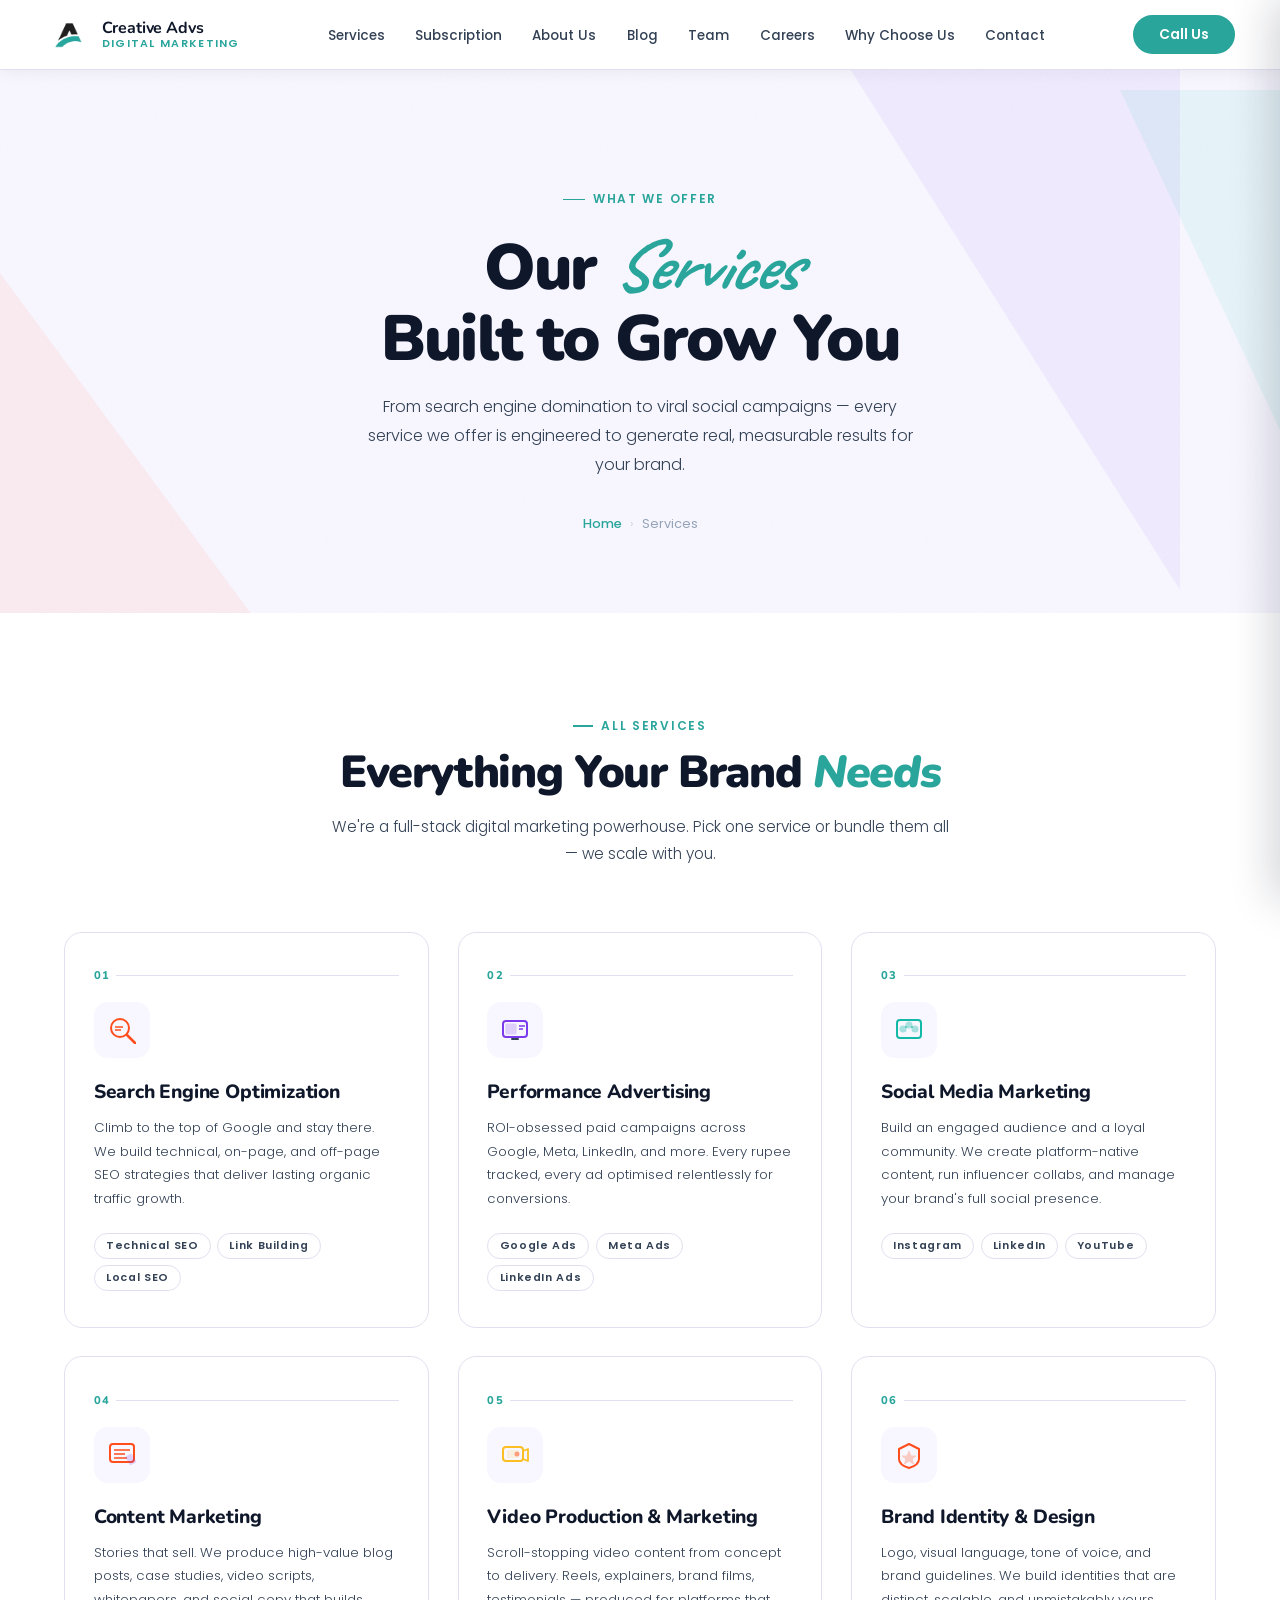
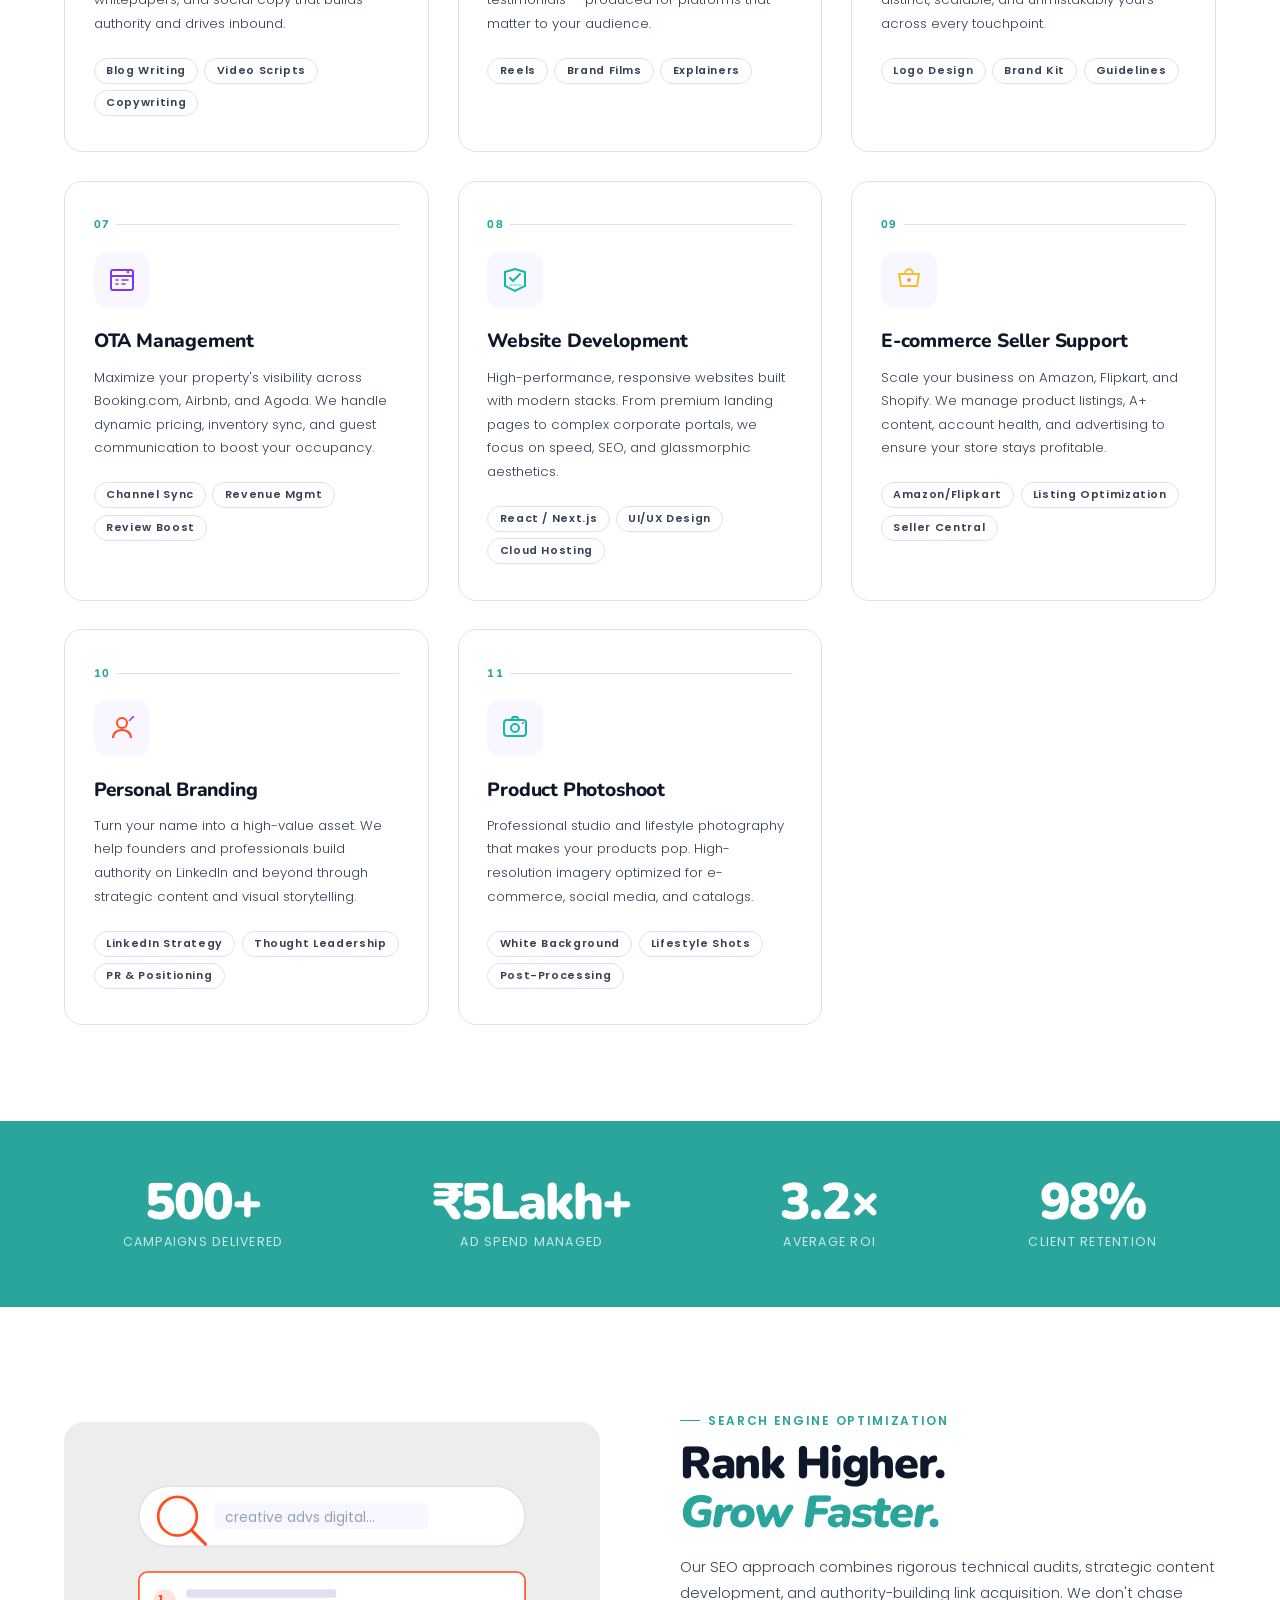
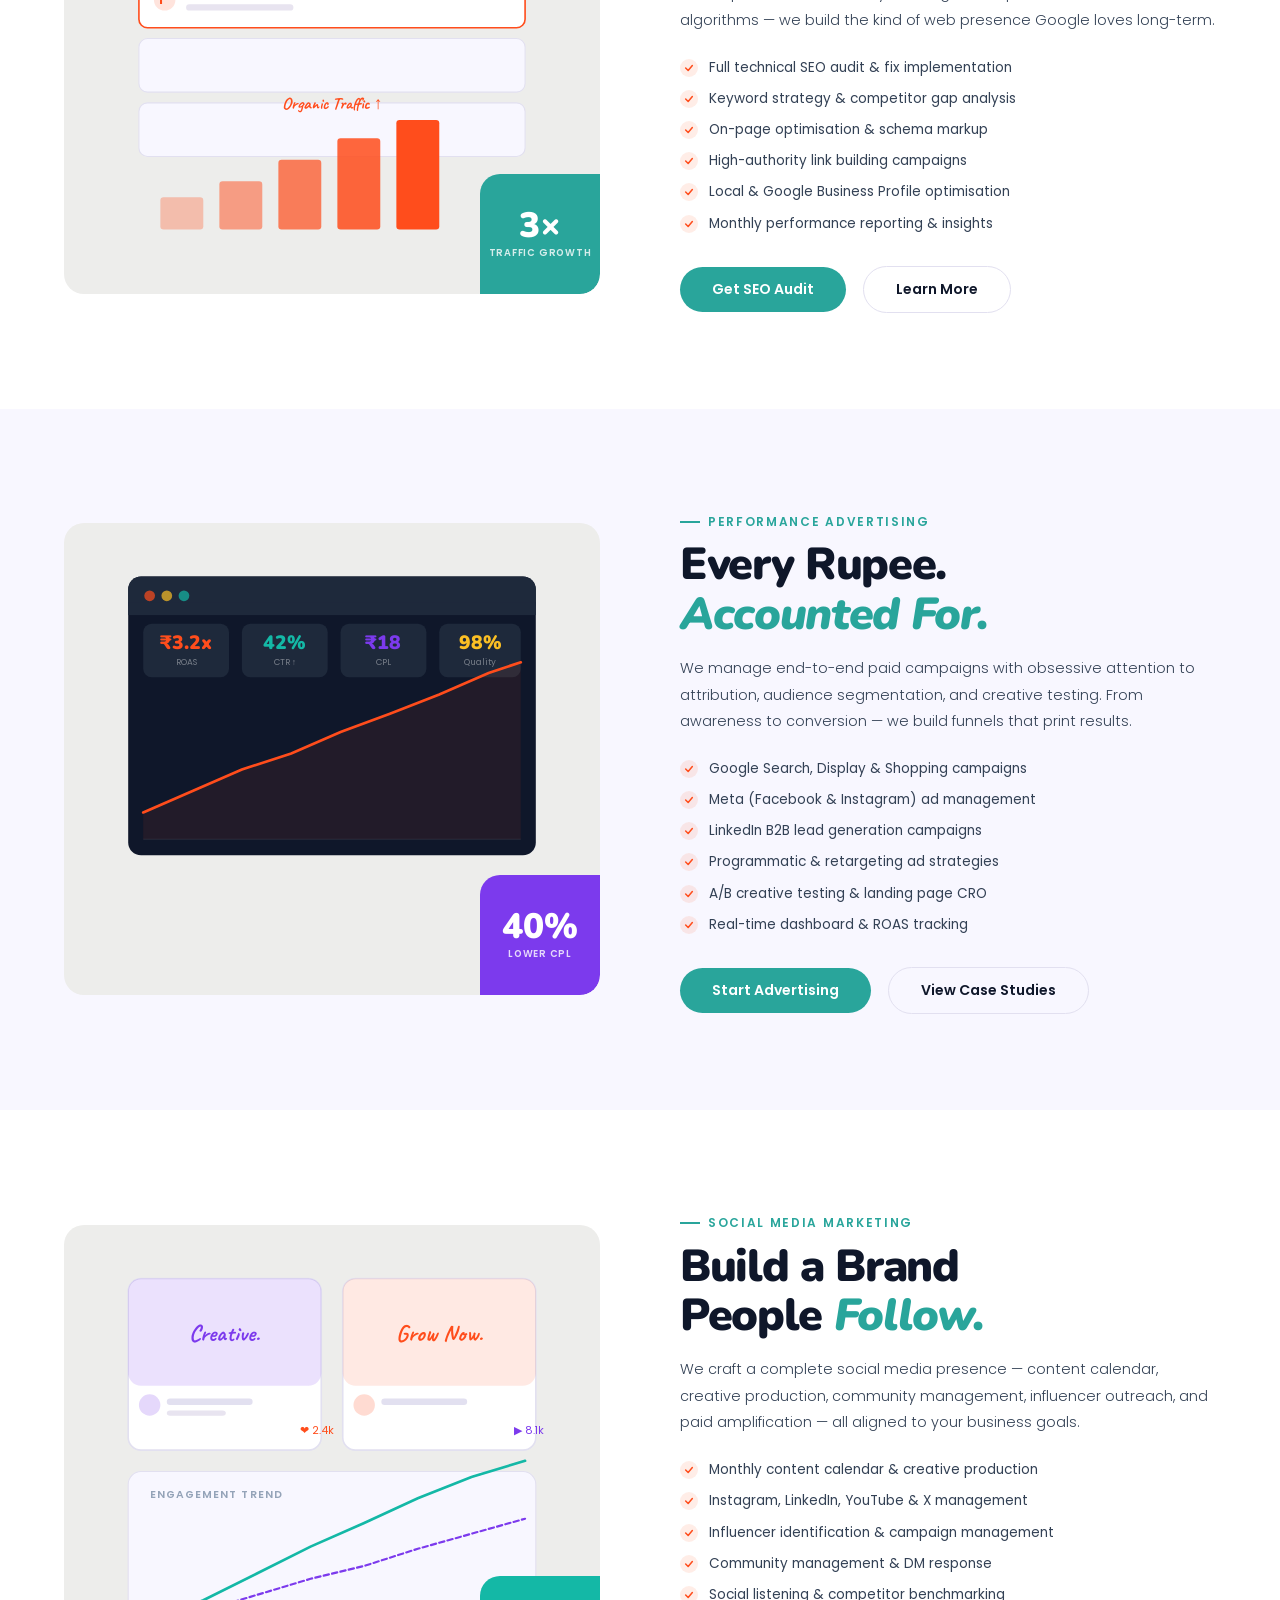
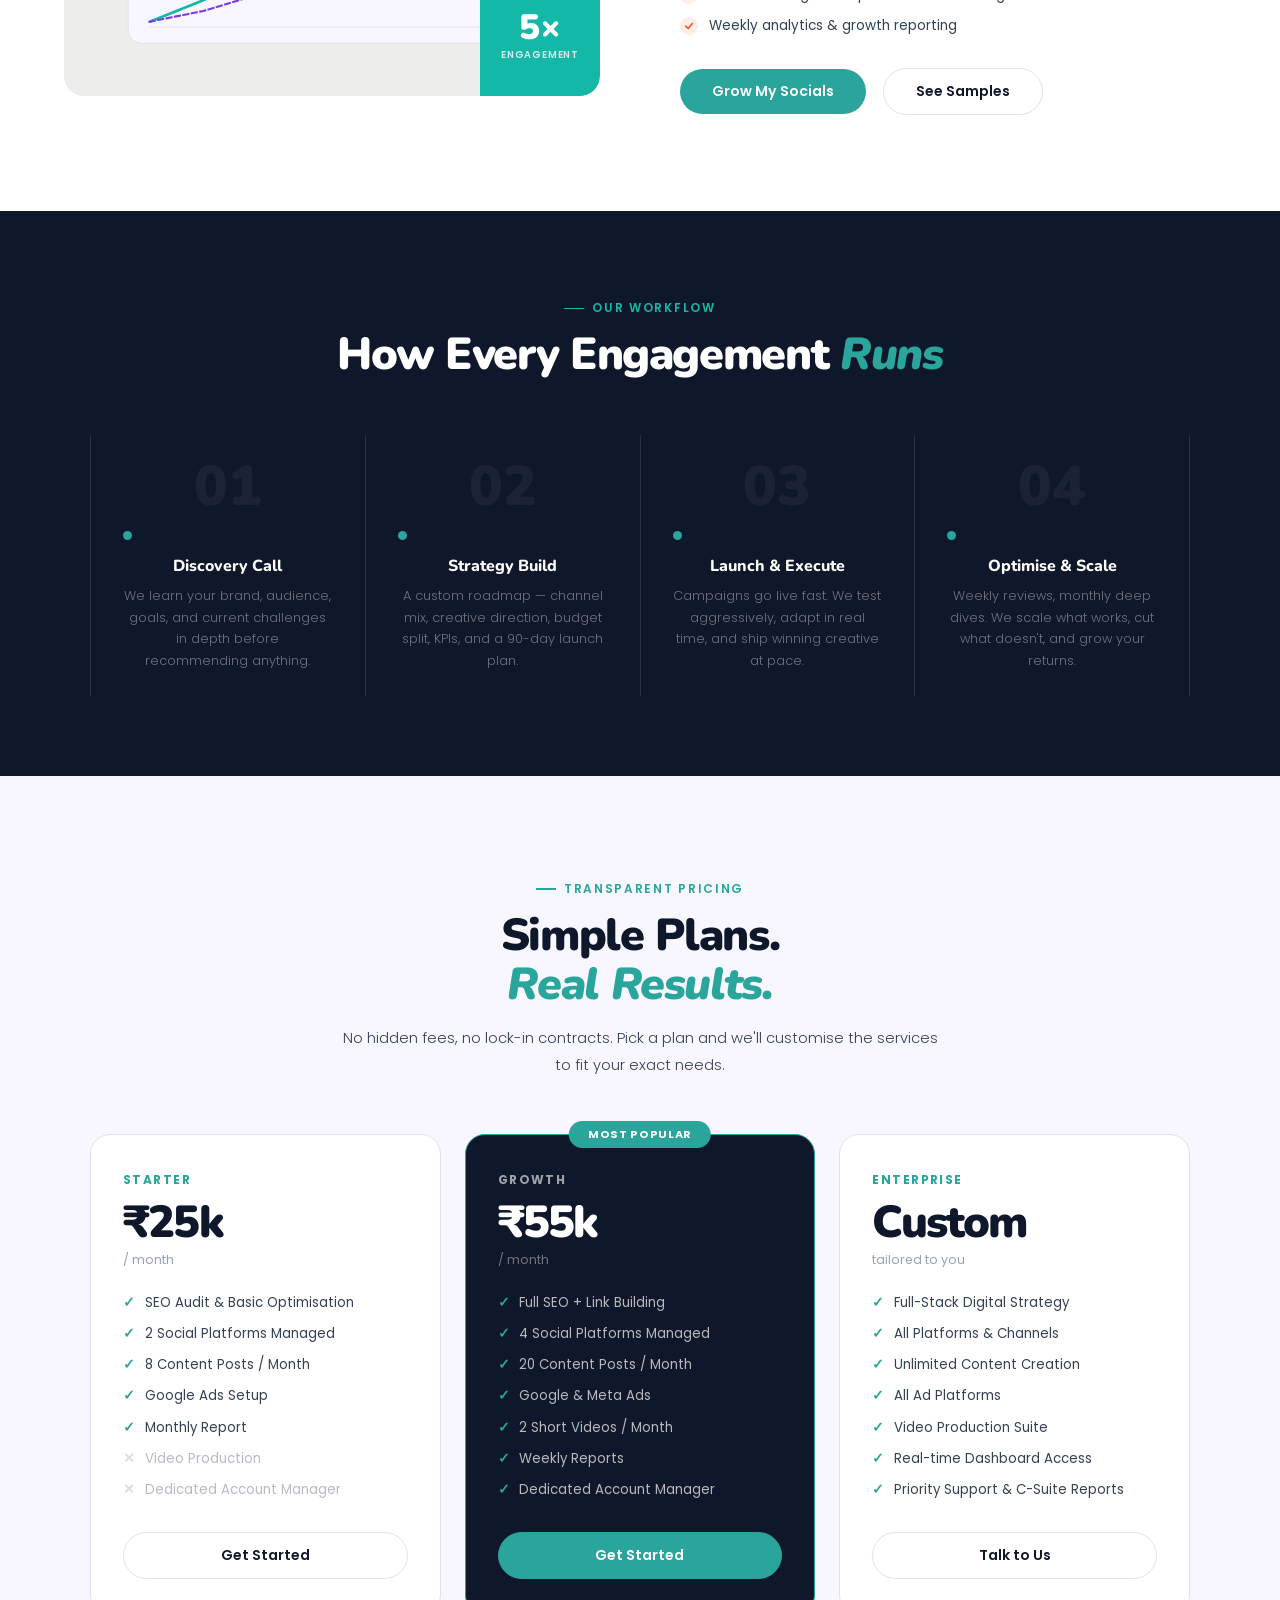
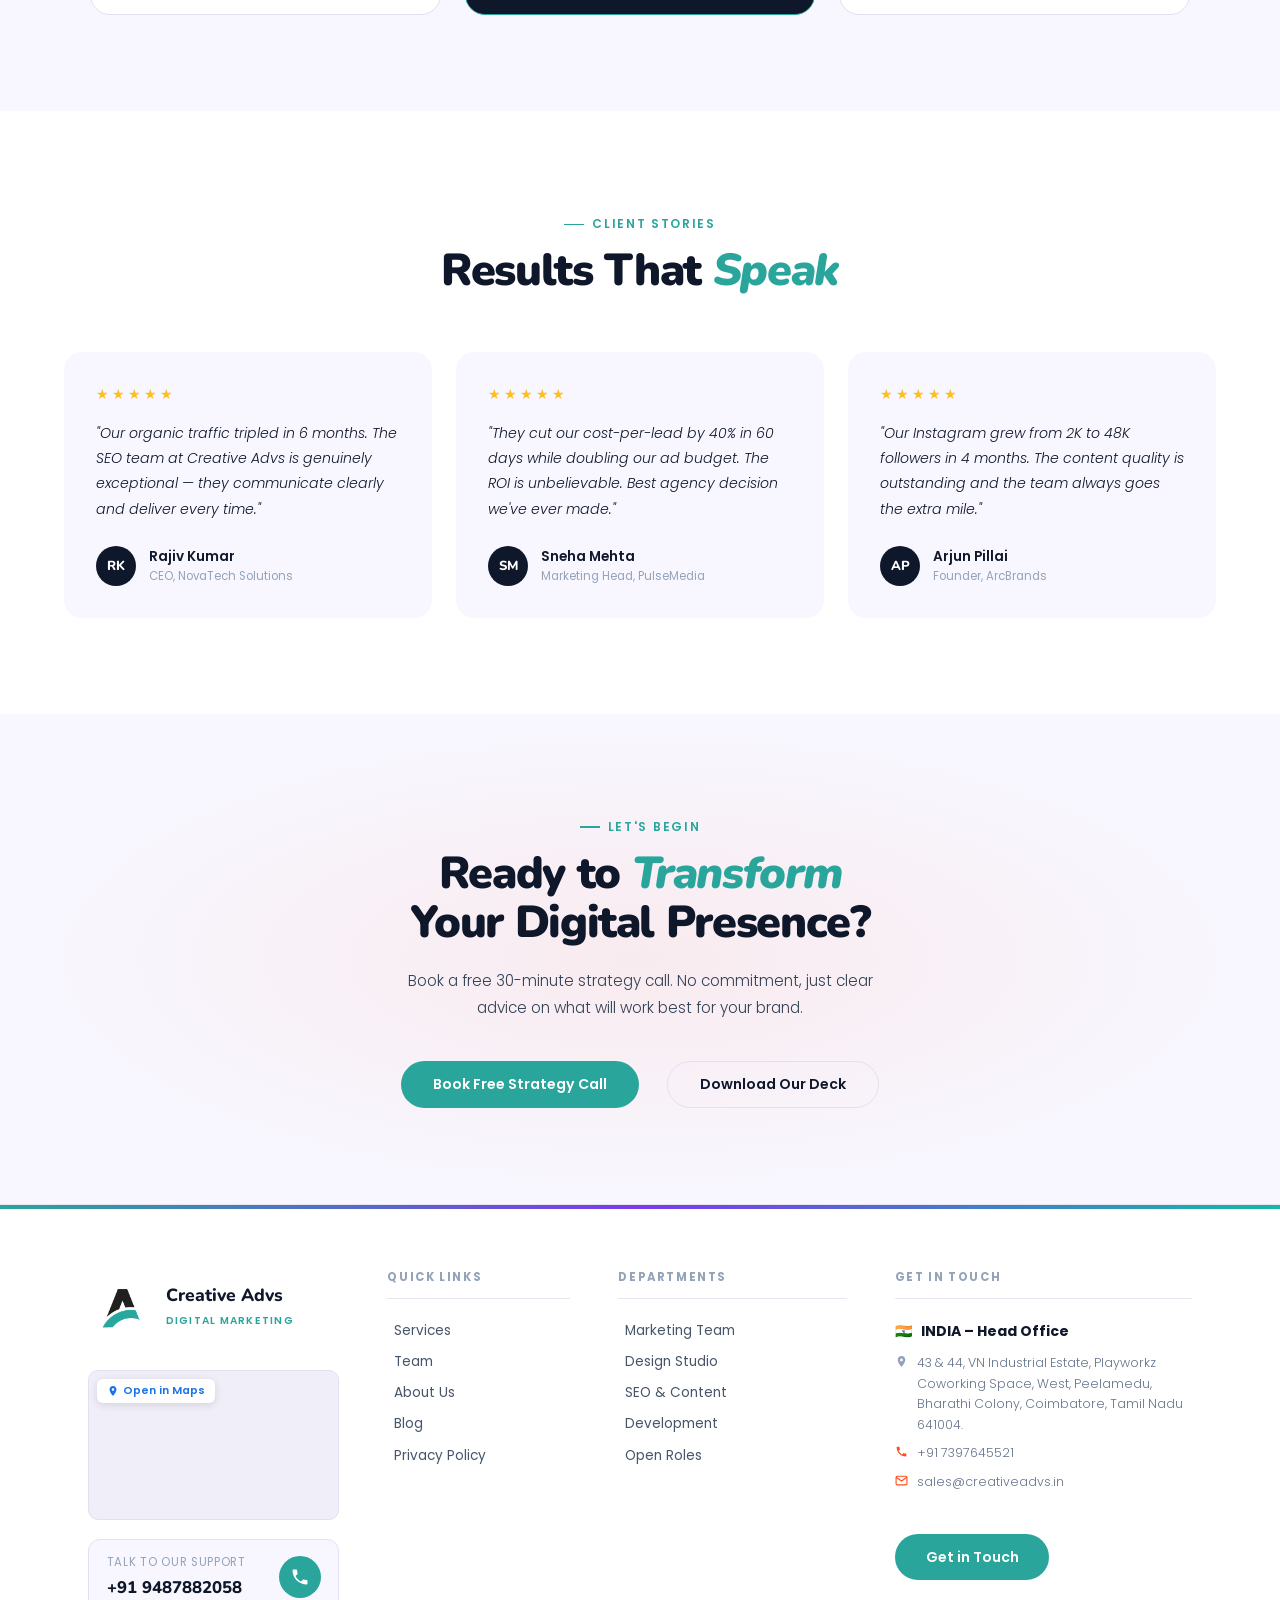
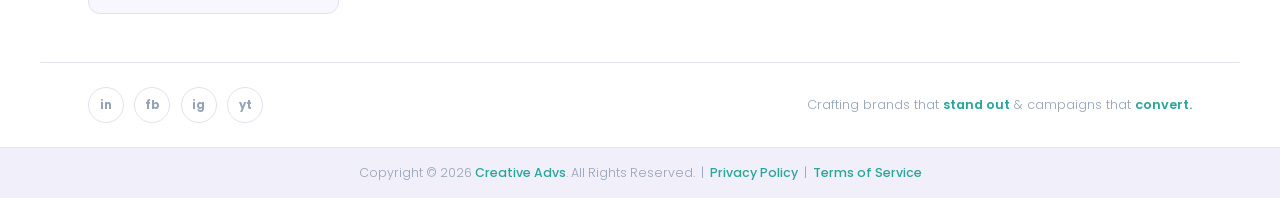
<file: service.html>
<!DOCTYPE html>
<html lang="en">

<head>
    <meta charset="UTF-8">
    <meta name="viewport" content="width=device-width, initial-scale=1.0">
    <title>Services — Creative Advs | Digital Marketing Agency</title>
    <link rel="icon" type="image/png" href="assets/logo.png">
    <link
        href="https://fonts.googleapis.com/css2?family=Caveat:wght@600;700&family=Nunito:ital,wght@0,400;0,600;0,700;0,800;1,400&family=Poppins:wght@400;500;600;700&display=swap"
        rel="stylesheet">
    <link rel="stylesheet" href="./styles/servicestyle.css">
</head>

<body>

    <!-- Get Quote sidebar 
    <div class="get-quote">Get Quote</div>-->


    <!-- NAVBAR -->
      <!-- NAVBAR -->
<nav>
    <a href="index.html" class="logo-wrap">
        <img src="assets/logo.png" alt="logo" class="logo-img" width="48" height="48">
        <div class="logo-text-block">
            <span class="l1">Creative Advs</span>
            <span class="l2">Digital Marketing</span>
        </div>
    </a>

    <ul class="nav-links" id="navLinks">
        <li><a href="">Services</a></li>
        <li><a href="#pricing">Subscription</a></li>
        <li><a href="about.html">About Us</a></li>
        <li><a href="blog.html">Blog</a></li>
        <li><a href="team.html">Team</a></li>
        <li><a href="career.html">Careers</a></li>
        <li><a href="about.html#whyus">Why Choose Us</a></li>
        <li><a href="contact.html">Contact</a></li> 
    </ul>

    <div class="nav-actions">
        <a href="tel:+919876543210" class="btn-pill hide-mobile">Call Us</a>
        <div class="menu-toggle" id="mobile-menu">
            <span class="bar"></span>
            <span class="bar"></span>
            <span class="bar"></span>
        </div>
    </div>
</nav>

<!-- ══════════════════════════════════════════
     PASTE THIS BLOCK RIGHT AFTER </nav> in index.html
     ══════════════════════════════════════════ -->

<!-- MOBILE OVERLAY (backdrop) -->
<div class="mobile-overlay" id="mobileOverlay"></div>

<!-- MOBILE DRAWER (slides in from right) -->
<div class="mobile-drawer" id="mobileDrawer" role="dialog" aria-label="Navigation menu">

  <!-- Header -->
  <div class="drawer-header">
    <a href="index.html" class="drawer-logo">
      <img src="assets/logo.png" alt="Creative Advs logo" width="36" height="36">
      <div class="drawer-logo-text">
        <span class="dl1">Creative Advs</span>
        <span class="dl2">Digital Marketing</span>
      </div>
    </a>
    <button class="drawer-close" id="drawerClose" aria-label="Close menu">
      <svg viewBox="0 0 24 24">
        <line x1="18" y1="6" x2="6" y2="18"/>
        <line x1="6" y1="6" x2="18" y2="18"/>
      </svg>
    </button>
  </div>

  <!-- Nav links -->
  <nav class="drawer-nav" aria-label="Mobile navigation">
    <div class="drawer-section-label">Navigation</div>
    <a href="service.html">Services <span class="dn-arrow">›</span></a>
    <a href="#pricing">Subscription<span class="dn-arrow">›</span></a>
    <a href="about.html">About Us <span class="dn-arrow">›</span></a>
    <a href="blog.html">Blog <span class="dn-arrow">›</span></a>
    <div class="drawer-divider"></div>
    <div class="drawer-section-label">More</div>
    <a href="team.html">Team <span class="dn-arrow">›</span></a>
    <a href="career.html">Careers <span class="dn-arrow">›</span></a>
    <a href="about.html#whyus">Why Choose Us <span class="dn-arrow">›</span></a>
    <a href="contact.html">Contact <span class="dn-arrow">›</span></a>
  </nav>

  <!-- CTA buttons -->
  <div class="drawer-ctas">
    <a href="tel:+919876543210" class="drawer-btn-primary">📞 Contact Us</a>
  </div>

  <!-- Contact info -->
  <div class="drawer-contact">
    <a href="tel:+917397645521" class="drawer-contact-item">
      <div class="dci-icon" style="background:rgba(41,165,155,0.1)">
        <svg viewBox="0 0 24 24" fill="#29A59B">
          <path d="M6.6 10.8c1.4 2.8 3.8 5.1 6.6 6.6l2.2-2.2c.3-.3.7-.4 1-.2 1.1.4 2.3.6 3.6.6.6 0 1 .4 1 1V20c0 .6-.4 1-1 1-9.4 0-17-7.6-17-17 0-.6.4-1 1-1h3.5c.6 0 1 .4 1 1 0 1.3.2 2.5.6 3.6.1.3 0 .7-.2 1L6.6 10.8z"/>
        </svg>
      </div>
      +91 7397645521
    </a>
    <a href="mailto:sales@creativeadvs.in" class="drawer-contact-item">
      <div class="dci-icon" style="background:rgba(124,58,237,0.1)">
        <svg viewBox="0 0 24 24" fill="none" stroke="#7C3AED" stroke-width="2">
          <path d="M4 4h16c1.1 0 2 .9 2 2v12c0 1.1-.9 2-2 2H4c-1.1 0-2-.9-2-2V6c0-1.1.9-2 2-2z"/>
          <polyline points="22,6 12,13 2,6"/>
        </svg>
      </div>
      sales@creativeadvs.in
    </a>
  </div>

  <!-- Social icons -->
  <div class="drawer-social">
    <a href="https://in.linkedin.com/company/creative-advs-private-limited" class="drawer-soc" aria-label="LinkedIn">in</a>
    <a href="https://www.facebook.com/profile.php?id=100077503988653" class="drawer-soc" aria-label="Facebook">fb</a>
    <a href="https://www.instagram.com/creativeadvs/" class="drawer-soc" aria-label="Instagram">ig</a>
    <a href="https://www.youtube.com/@creativeadvs4626" class="drawer-soc" aria-label="YouTube">yt</a>
  </div>

</div>
<!-- ══ END MOBILE DRAWER ══ -->

    <!-- PAGE HERO -->
    <section class="page-hero">
        <div class="hero-shape-1"></div>
        <div class="hero-shape-2"></div>
        <div class="hero-shape-3"></div>
        <div class="page-hero-inner">
            <div class="page-hero-tag reveal">What We Offer</div>
            <h1 class="reveal reveal-delay-1">Our <em>Services</em><br>Built to Grow You</h1>
            <p class="reveal reveal-delay-2">From search engine domination to viral social campaigns — every service we
                offer is engineered to generate real, measurable results for your brand.</p>
            <div class="breadcrumb reveal reveal-delay-3">
                <a href="index.html">Home</a>
                <span class="breadcrumb-sep">›</span>
                <span>Services</span>
            </div>
        </div>
    </section>

    <!-- SERVICES OVERVIEW GRID -->
    <section class="services-overview">
        <div class="services-overview-header">
            <div class="section-tag reveal">All Services</div>
            <h2 class="section-h2 reveal reveal-delay-1">Everything Your Brand <em>Needs</em></h2>
            <p class="reveal reveal-delay-2">We're a full-stack digital marketing powerhouse. Pick one service or bundle
                them all — we scale with you.</p>
        </div>

        <div class="services-main-grid">

            <!-- 1 -->
            <div class="svc-card reveal">
                <div class="svc-card-num">01</div>
                <div class="svc-card-icon-wrap">
                    <svg width="28" height="28" viewBox="0 0 28 28" fill="none">
                        <circle cx="12" cy="12" r="9" stroke="#FF4D1C" stroke-width="2" />
                        <line x1="19" y1="19" x2="27" y2="27" stroke="#FF4D1C" stroke-width="2.5"
                            stroke-linecap="round" />
                        <line x1="7" y1="11" x2="15" y2="11" stroke="#FF4D1C" stroke-width="1.5" />
                        <line x1="7" y1="14" x2="13" y2="14" stroke="#FF4D1C" stroke-width="1.5" />
                    </svg>
                </div>
                <h3>Search Engine Optimization</h3>
                <p>Climb to the top of Google and stay there. We build technical, on-page, and off-page SEO strategies
                    that deliver lasting organic traffic growth.</p>
                <div class="svc-card-tags">
                    <span class="svc-tag">Technical SEO</span>
                    <span class="svc-tag">Link Building</span>
                    <span class="svc-tag">Local SEO</span>
                </div>
                <!--<div class="svc-card-arrow">↗</div>-->
            </div>

            <!-- 2 -->
            <div class="svc-card reveal reveal-delay-1">
                <div class="svc-card-num">02</div>
                <div class="svc-card-icon-wrap">
                    <svg width="28" height="28" viewBox="0 0 28 28" fill="none">
                        <rect x="2" y="5" width="24" height="16" rx="3" stroke="#7C3AED" stroke-width="2" />
                        <rect x="5" y="8" width="10" height="10" rx="1" fill="#7C3AED" opacity="0.2" stroke="#7C3AED"
                            stroke-width="1.2" />
                        <line x1="18" y1="10" x2="24" y2="10" stroke="#7C3AED" stroke-width="1.5" />
                        <line x1="18" y1="13" x2="22" y2="13" stroke="#7C3AED" stroke-width="1.5" />
                        <line x1="11" y1="23" x2="17" y2="23" stroke="#334155" stroke-width="2"
                            stroke-linecap="round" />
                    </svg>
                </div>
                <h3>Performance Advertising</h3>
                <p>ROI-obsessed paid campaigns across Google, Meta, LinkedIn, and more. Every rupee tracked, every ad
                    optimised relentlessly for conversions.</p>
                <div class="svc-card-tags">
                    <span class="svc-tag">Google Ads</span>
                    <span class="svc-tag">Meta Ads</span>
                    <span class="svc-tag">LinkedIn Ads</span>
                </div>
                <!--<div class="svc-card-arrow">↗</div>-->
            </div>

            <!-- 3 -->
            <div class="svc-card reveal reveal-delay-2">
                <div class="svc-card-num">03</div>
                <div class="svc-card-icon-wrap">
                    <svg width="28" height="28" viewBox="0 0 28 28" fill="none">
                        <rect x="2" y="4" width="24" height="18" rx="3" stroke="#14B8A6" stroke-width="2" />
                        <circle cx="8" cy="13" r="3" fill="#14B8A6" opacity="0.35" stroke="#14B8A6"
                            stroke-width="1.2" />
                        <circle cx="14" cy="9" r="3" fill="#14B8A6" opacity="0.35" stroke="#14B8A6"
                            stroke-width="1.2" />
                        <circle cx="20" cy="13" r="3" fill="#14B8A6" opacity="0.35" stroke="#14B8A6"
                            stroke-width="1.2" />
                        <line x1="10.5" y1="11.5" x2="11.5" y2="10.5" stroke="#14B8A6" stroke-width="1.2" />
                        <line x1="16.5" y1="10.5" x2="17.5" y2="11.5" stroke="#14B8A6" stroke-width="1.2" />
                    </svg>
                </div>
                <h3>Social Media Marketing</h3>
                <p>Build an engaged audience and a loyal community. We create platform-native content, run influencer
                    collabs, and manage your brand's full social presence.</p>
                <div class="svc-card-tags">
                    <span class="svc-tag">Instagram</span>
                    <span class="svc-tag">LinkedIn</span>
                    <span class="svc-tag">YouTube</span>
                </div>
                <!--<div class="svc-card-arrow">↗</div>-->
            </div>

            <!-- 4 -->
            <div class="svc-card reveal reveal-delay-1">
                <div class="svc-card-num">04</div>
                <div class="svc-card-icon-wrap">
                    <svg width="28" height="28" viewBox="0 0 28 28" fill="none">
                        <rect x="2" y="3" width="24" height="18" rx="3" stroke="#FF4D1C" stroke-width="2" />
                        <line x1="6" y1="9" x2="22" y2="9" stroke="#FF4D1C" stroke-width="1.5" />
                        <line x1="6" y1="13" x2="17" y2="13" stroke="#FF4D1C" stroke-width="1.5" />
                        <line x1="6" y1="17" x2="19" y2="17" stroke="#FF4D1C" stroke-width="1.5" />
                        <rect x="18" y="16" width="6" height="9" rx="1" fill="#7C3AED" opacity="0.2" stroke="#7C3AED"
                            stroke-width="1.2" transform="rotate(-30 18 16)" />
                    </svg>
                </div>
                <h3>Content Marketing</h3>
                <p>Stories that sell. We produce high-value blog posts, case studies, video scripts, whitepapers, and
                    social copy that builds authority and drives inbound.</p>
                <div class="svc-card-tags">
                    <span class="svc-tag">Blog Writing</span>
                    <span class="svc-tag">Video Scripts</span>
                    <span class="svc-tag">Copywriting</span>
                </div>
                <!--<div class="svc-card-arrow">↗</div>-->
            </div>

            <!-- 5 -->
            <div class="svc-card reveal reveal-delay-2">
                <div class="svc-card-num">05</div>
                <div class="svc-card-icon-wrap">
                    <svg width="28" height="28" viewBox="0 0 28 28" fill="none">
                        <rect x="2" y="6" width="20" height="14" rx="3" stroke="#FBBF24" stroke-width="2" />
                        <rect x="6" y="9" width="12" height="8" rx="1" fill="#FBBF24" opacity="0.15" />
                        <path d="M22 10 L27 8 L27 20 L22 18" fill="none" stroke="#FBBF24" stroke-width="1.8"
                            stroke-linejoin="round" />
                        <circle cx="16" cy="13" r="2.5" fill="#FF4D1C" opacity="0.5" />
                    </svg>
                </div>
                <h3>Video Production &amp; Marketing</h3>
                <p>Scroll-stopping video content from concept to delivery. Reels, explainers, brand films, testimonials
                    — produced for platforms that matter to your audience.</p>
                <div class="svc-card-tags">
                    <span class="svc-tag">Reels</span>
                    <span class="svc-tag">Brand Films</span>
                    <span class="svc-tag">Explainers</span>
                </div>
                <!--<div class="svc-card-arrow">↗</div>-->
            </div>

            <!-- 6 -->
            <div class="svc-card reveal reveal-delay-3">
                <div class="svc-card-num">06</div>
                <div class="svc-card-icon-wrap">
                    <svg width="28" height="28" viewBox="0 0 28 28" fill="none">
                        <path d="M14 3 L24 8 L24 18 Q24 24 14 27 Q4 24 4 18 L4 8 Z" fill="none" stroke="#FF4D1C"
                            stroke-width="2" stroke-linejoin="round" />
                        <polygon points="14,10 16,15 21,15 17,18 18.5,23 14,20 9.5,23 11,18 7,15 12,15" fill="#FF4D1C"
                            opacity="0.25" stroke="#FF4D1C" stroke-width="1" />
                    </svg>
                </div>
                <h3>Brand Identity &amp; Design</h3>
                <p>Logo, visual language, tone of voice, and brand guidelines. We build identities that are distinct,
                    scalable, and unmistakably yours across every touchpoint.</p>
                <div class="svc-card-tags">
                    <span class="svc-tag">Logo Design</span>
                    <span class="svc-tag">Brand Kit</span>
                    <span class="svc-tag">Guidelines</span>
                </div>
                <!--<div class="svc-card-arrow">↗</div>-->
            </div>
           
            <!-- 7 -->
            <div class="svc-card reveal reveal-delay-1">
                <div class="svc-card-num">07</div>
                <div class="svc-card-icon-wrap">
                    <svg width="28" height="28" viewBox="0 0 28 28" fill="none">
                        <rect x="3" y="4" width="22" height="20" rx="2" stroke="#7C3AED" stroke-width="2" />
                        <line x1="3" y1="10" x2="25" y2="10" stroke="#7C3AED" stroke-width="2" />
                        <path d="M8 14H10M14 14H20M8 18H10M14 18H17" stroke="#7C3AED" stroke-width="1.5" stroke-linecap="round"/>
                        <circle cx="20" cy="6" r="1.5" fill="#FF4D1C" />
                    </svg>
                </div>
                <h3>OTA Management</h3>
                <p>Maximize your property's visibility across Booking.com, Airbnb, and Agoda. We handle dynamic pricing, inventory sync, and guest communication to boost your occupancy.</p>
                <div class="svc-card-tags">
                    <span class="svc-tag">Channel Sync</span>
                    <span class="svc-tag">Revenue Mgmt</span>
                    <span class="svc-tag">Review Boost</span>
                </div>
                <!--<div class="svc-card-arrow">↗</div>-->
            </div>
            
            <!-- 8 -->
            <div class="svc-card reveal reveal-delay-2">
                <div class="svc-card-num">08</div>
                <div class="svc-card-icon-wrap">
                    <svg width="28" height="28" viewBox="0 0 28 28" fill="none">
                        <path d="M4 6L14 3L24 6V20L14 25L4 20V6Z" stroke="#14B8A6" stroke-width="2" />
                        <path d="M9 12L12 15L19 8" stroke="#14B8A6" stroke-width="2" stroke-linecap="round" stroke-linejoin="round" />
                        <rect x="8" y="18" width="12" height="2" fill="#14B8A6" opacity="0.3" />
                    </svg>
                </div>
                <h3>Website Development</h3>
                <p>High-performance, responsive websites built with modern stacks. From premium landing pages to complex corporate portals, we focus on speed, SEO, and glassmorphic aesthetics.</p>
                <div class="svc-card-tags">
                    <span class="svc-tag">React / Next.js</span>
                    <span class="svc-tag">UI/UX Design</span>
                    <span class="svc-tag">Cloud Hosting</span>
                </div>
                <!--<div class="svc-card-arrow">↗</div>-->
            </div>
            
            <!--9-->
            <div class="svc-card reveal reveal-delay-3">
                <div class="svc-card-num">09</div>
                <div class="svc-card-icon-wrap">
                    <svg width="28" height="28" viewBox="0 0 28 28" fill="none">
                        <path d="M4 8H24L22 20H6L4 8Z" stroke="#FBBF24" stroke-width="2" />
                        <path d="M10 8C10 5 12 3 14 3C16 3 18 5 18 8" stroke="#FBBF24" stroke-width="2" />
                        <circle cx="14" cy="14" r="2" fill="#FF4D1C" opacity="0.6" />
                    </svg>
                </div>
                <h3>E-commerce Seller Support</h3>
                <p>Scale your business on Amazon, Flipkart, and Shopify. We manage product listings, A+ content, account health, and advertising to ensure your store stays profitable.</p>
                <div class="svc-card-tags">
                    <span class="svc-tag">Amazon/Flipkart</span>
                    <span class="svc-tag">Listing Optimization</span>
                    <span class="svc-tag">Seller Central</span>
                </div>
                <!--<div class="svc-card-arrow">↗</div>-->
            </div>

            <!-- 10 --> 
            <div class="svc-card reveal reveal-delay-1">
                <div class="svc-card-num">10</div>
                <div class="svc-card-icon-wrap">
                    <svg width="28" height="28" viewBox="0 0 28 28" fill="none">
                        <circle cx="14" cy="9" r="5" stroke="#FF4D1C" stroke-width="2" />
                        <path d="M5 24C5 19 9 16 14 16C19 16 23 19 23 24" stroke="#FF4D1C" stroke-width="2" />
                        <path d="M21 7L25 3" stroke="#7C3AED" stroke-width="1.5" />
                        <circle cx="25" cy="3" r="1" fill="#7C3AED" />
                    </svg>
                </div>
                <h3>Personal Branding</h3>
                <p>Turn your name into a high-value asset. We help founders and professionals build authority on LinkedIn and beyond through strategic content and visual storytelling.</p>
                <div class="svc-card-tags">
                    <span class="svc-tag">LinkedIn Strategy</span>
                    <span class="svc-tag">Thought Leadership</span>
                    <span class="svc-tag">PR & Positioning</span>
                </div>
                <!--<div class="svc-card-arrow">↗</div>-->
            </div>
 
            <!-- 11 -->
            <div class="svc-card reveal reveal-delay-2">
                <div class="svc-card-num">11</div>
                <div class="svc-card-icon-wrap">
                    <svg width="28" height="28" viewBox="0 0 28 28" fill="none">
                        <rect x="3" y="6" width="22" height="16" rx="3" stroke="#14B8A6" stroke-width="2" />
                        <circle cx="14" cy="14" r="4" stroke="#14B8A6" stroke-width="2" />
                        <rect x="21" y="8" width="2" height="2" rx="1" fill="#FF4D1C" />
                        <path d="M10 6L12 3H16L18 6" stroke="#14B8A6" stroke-width="2" />
                    </svg>
                </div>
                <h3>Product Photoshoot</h3>
                <p>Professional studio and lifestyle photography that makes your products pop. High-resolution imagery optimized for e-commerce, social media, and catalogs.</p>
                <div class="svc-card-tags">
                    <span class="svc-tag">White Background</span>
                    <span class="svc-tag">Lifestyle Shots</span>
                    <span class="svc-tag">Post-Processing</span>
                </div>
                <!--<div class="svc-card-arrow">↗</div>-->
            </div>

        </div>
    </section>

    <!-- STATS BAR -->
    <div class="stats-bar">
        <div class="stat-b reveal">
            <div class="num">500+</div>
            <div class="lbl">Campaigns Delivered</div>
        </div>
        <div class="stat-b reveal reveal-delay-1">
            <div class="num">₹5Lakh+</div>
            <div class="lbl">Ad Spend Managed</div>
        </div>
        <div class="stat-b reveal reveal-delay-2">
            <div class="num">3.2×</div>
            <div class="lbl">Average ROI</div>
        </div>
        <div class="stat-b reveal reveal-delay-3">
            <div class="num">98%</div>
            <div class="lbl">Client Retention</div>
        </div>
    </div>

    <!-- DEEP DIVE 1: SEO -->
    <section class="service-detail" id="seo">
        <div class="service-detail-inner">
            <div class="service-detail-visual reveal">
                <svg width="100%" viewBox="0 0 440 380" xmlns="http://www.w3.org/2000/svg" style="padding:2rem;">
                    <!-- SEO visual: search bar + ranking chart -->
                    <rect x="40" y="30" width="360" height="56" rx="28" fill="#fff" stroke="#E2E0F0"
                        stroke-width="1.5" />
                    <circle cx="76" cy="58" r="18" fill="none" stroke="#FF4D1C" stroke-width="2.5" />
                    <line x1="89" y1="71" x2="102" y2="84" stroke="#FF4D1C" stroke-width="3" stroke-linecap="round" />
                    <rect x="110" y="46" width="200" height="24" rx="4" fill="#F8F7FF" />
                    <text x="120" y="63" font-family="Poppins,sans-serif" font-size="13" fill="#94A3B8">creative advs
                        digital...</text>
                    <!-- ranking items -->
                    <rect x="40" y="110" width="360" height="52" rx="8" fill="#fff" stroke="#FF4D1C"
                        stroke-width="1.5" />
                    <circle cx="64" cy="136" r="10" fill="#FF4D1C" opacity="0.15" />
                    <text x="60" y="140" font-family="Poppins,sans-serif" font-size="11" fill="#FF4D1C"
                        text-anchor="middle" font-weight="700">1</text>
                    <rect x="84" y="126" width="140" height="8" rx="3" fill="#E2E0F0" />
                    <rect x="84" y="140" width="100" height="6" rx="3" fill="#E8E4F0" />
                    <rect x="40" y="172" width="360" height="50" rx="8" fill="#F8F7FF" stroke="#E2E0F0"
                        stroke-width="1" />
                    <rect x="40" y="232" width="360" height="50" rx="8" fill="#F8F7FF" stroke="#E2E0F0"
                        stroke-width="1" />
                    <!-- Bar chart below -->
                    <rect x="60" y="320" width="40" height="30" rx="3" fill="#FF4D1C" opacity="0.3" />
                    <rect x="115" y="305" width="40" height="45" rx="3" fill="#FF4D1C" opacity="0.5" />
                    <rect x="170" y="285" width="40" height="65" rx="3" fill="#FF4D1C" opacity="0.7" />
                    <rect x="225" y="265" width="40" height="85" rx="3" fill="#FF4D1C" opacity="0.85" />
                    <rect x="280" y="248" width="40" height="102" rx="3" fill="#FF4D1C" />
                    <text x="220" y="238" font-family="Caveat,cursive" font-size="16" fill="#FF4D1C" font-weight="700"
                        text-anchor="middle">Organic Traffic ↑</text>
                </svg>
                <div class="sdv-accent-block" style="background:var(--accent);">
                    <span class="sdv-num">3×</span>
                    <span class="sdv-lbl">Traffic Growth</span>
                </div>
            </div>
            <div class="service-detail-content reveal reveal-delay-2">
                <div class="section-tag">Search Engine Optimization</div>
                <h2 class="section-h2">Rank Higher.<br><em>Grow Faster.</em></h2>
                <p>Our SEO approach combines rigorous technical audits, strategic content development, and
                    authority-building link acquisition. We don't chase algorithms — we build the kind of web presence
                    Google loves long-term.</p>
                <ul class="features-list">
                    <li>Full technical SEO audit &amp; fix implementation</li>
                    <li>Keyword strategy &amp; competitor gap analysis</li>
                    <li>On-page optimisation &amp; schema markup</li>
                    <li>High-authority link building campaigns</li>
                    <li>Local &amp; Google Business Profile optimisation</li>
                    <li>Monthly performance reporting &amp; insights</li>
                </ul>
                <a href="#" class="btn-service">Get SEO Audit</a>
                <a href="#" class="btn-service-outline">Learn More</a>
            </div>
        </div>
    </section>

    <!-- DEEP DIVE 2: Paid Ads -->
    <section class="service-detail" id="ads">
        <div class="service-detail-inner reverse">
            <div class="service-detail-content reveal">
                <div class="section-tag">Performance Advertising</div>
                <h2 class="section-h2">Every Rupee.<br><em>Accounted For.</em></h2>
                <p>We manage end-to-end paid campaigns with obsessive attention to attribution, audience segmentation,
                    and creative testing. From awareness to conversion — we build funnels that print results.</p>
                <ul class="features-list">
                    <li>Google Search, Display &amp; Shopping campaigns</li>
                    <li>Meta (Facebook &amp; Instagram) ad management</li>
                    <li>LinkedIn B2B lead generation campaigns</li>
                    <li>Programmatic &amp; retargeting ad strategies</li>
                    <li>A/B creative testing &amp; landing page CRO</li>
                    <li>Real-time dashboard &amp; ROAS tracking</li>
                </ul>
                <a href="#" class="btn-service">Start Advertising</a>
                <a href="#" class="btn-service-outline">View Case Studies</a>
            </div>
            <div class="service-detail-visual reveal reveal-delay-2">
                <svg width="100%" viewBox="0 0 440 380" xmlns="http://www.w3.org/2000/svg" style="padding:2rem;">
                    <!-- Dashboard mockup -->
                    <rect x="30" y="20" width="380" height="260" rx="12" fill="#0F172A" />
                    <rect x="30" y="20" width="380" height="36" rx="12" fill="#1E293B" />
                    <rect x="30" y="44" width="380" height="12" fill="#1E293B" />
                    <circle cx="50" cy="38" r="5" fill="#FF4D1C" opacity="0.7" />
                    <circle cx="66" cy="38" r="5" fill="#FBBF24" opacity="0.7" />
                    <circle cx="82" cy="38" r="5" fill="#14B8A6" opacity="0.7" />
                    <!-- Metric cards -->
                    <rect x="44" y="64" width="80" height="50" rx="8" fill="#1E293B" />
                    <text x="84" y="88" font-family="Nunito,sans-serif" font-size="18" fill="#FF4D1C" font-weight="900"
                        text-anchor="middle">₹3.2x</text>
                    <text x="84" y="103" font-family="Poppins,sans-serif" font-size="8" fill="rgba(255,255,255,0.4)"
                        text-anchor="middle">ROAS</text>
                    <rect x="136" y="64" width="80" height="50" rx="8" fill="#1E293B" />
                    <text x="176" y="88" font-family="Nunito,sans-serif" font-size="18" fill="#14B8A6" font-weight="900"
                        text-anchor="middle">42%</text>
                    <text x="176" y="103" font-family="Poppins,sans-serif" font-size="8" fill="rgba(255,255,255,0.4)"
                        text-anchor="middle">CTR ↑</text>
                    <rect x="228" y="64" width="80" height="50" rx="8" fill="#1E293B" />
                    <text x="268" y="88" font-family="Nunito,sans-serif" font-size="18" fill="#7C3AED" font-weight="900"
                        text-anchor="middle">₹18</text>
                    <text x="268" y="103" font-family="Poppins,sans-serif" font-size="8" fill="rgba(255,255,255,0.4)"
                        text-anchor="middle">CPL</text>
                    <rect x="320" y="64" width="76" height="50" rx="8" fill="#1E293B" />
                    <text x="358" y="88" font-family="Nunito,sans-serif" font-size="18" fill="#FBBF24" font-weight="900"
                        text-anchor="middle">98%</text>
                    <text x="358" y="103" font-family="Poppins,sans-serif" font-size="8" fill="rgba(255,255,255,0.4)"
                        text-anchor="middle">Quality</text>
                    <!-- Area chart -->
                    <polyline points="44,240 90,220 136,200 182,185 228,165 274,148 320,130 366,110 396,100" fill="none"
                        stroke="#FF4D1C" stroke-width="2.5" stroke-linecap="round" />
                    <polygon
                        points="44,240 90,220 136,200 182,185 228,165 274,148 320,130 366,110 396,100 396,265 44,265"
                        fill="#FF4D1C" opacity="0.08" />
                    <line x1="44" y1="265" x2="396" y2="265" stroke="rgba(255,255,255,0.08)" stroke-width="1" />
                </svg>
                <div class="sdv-accent-block" style="background:var(--accent2);">
                    <span class="sdv-num">40%</span>
                    <span class="sdv-lbl">Lower CPL</span>
                </div>
            </div>
        </div>
    </section>

    <!-- DEEP DIVE 3: Social Media -->
    <section class="service-detail" id="social">
        <div class="service-detail-inner">
            <div class="service-detail-visual reveal">
                <svg width="100%" viewBox="0 0 440 380" xmlns="http://www.w3.org/2000/svg" style="padding:2rem;">
                    <!-- Social media grid -->
                    <!-- Post card 1 -->
                    <rect x="30" y="20" width="180" height="160" rx="12" fill="#fff" stroke="#E2E0F0"
                        stroke-width="1.5" />
                    <rect x="30" y="20" width="180" height="100" rx="12" fill="#7C3AED" opacity="0.15" />
                    <text x="120" y="78" font-family="Caveat,cursive" font-size="22" fill="#7C3AED" font-weight="700"
                        text-anchor="middle">Creative.</text>
                    <circle cx="50" cy="138" r="10" fill="#7C3AED" opacity="0.2" />
                    <rect x="66" y="132" width="80" height="6" rx="3" fill="#E2E0F0" />
                    <rect x="66" y="143" width="55" height="5" rx="3" fill="#E8E4F0" />
                    <text x="190" y="165" font-family="Poppins,sans-serif" font-size="10" fill="#FF4D1C">❤ 2.4k</text>
                    <!-- Post card 2 -->
                    <rect x="230" y="20" width="180" height="160" rx="12" fill="#fff" stroke="#E2E0F0"
                        stroke-width="1.5" />
                    <rect x="230" y="20" width="180" height="100" rx="12" fill="#FF4D1C" opacity="0.12" />
                    <text x="320" y="78" font-family="Caveat,cursive" font-size="22" fill="#FF4D1C" font-weight="700"
                        text-anchor="middle">Grow Now.</text>
                    <circle cx="250" cy="138" r="10" fill="#FF4D1C" opacity="0.2" />
                    <rect x="266" y="132" width="80" height="6" rx="3" fill="#E2E0F0" />
                    <text x="390" y="165" font-family="Poppins,sans-serif" font-size="10" fill="#7C3AED">▶ 8.1k</text>
                    <!-- Engagement chart -->
                    <rect x="30" y="200" width="380" height="160" rx="12" fill="#F8F7FF" stroke="#E2E0F0"
                        stroke-width="1" />
                    <text x="50" y="225" font-family="Poppins,sans-serif" font-size="10" fill="#94A3B8"
                        font-weight="600" letter-spacing="1">ENGAGEMENT TREND</text>
                    <polyline points="50,340 100,320 150,295 200,270 250,248 300,225 350,205 400,190" fill="none"
                        stroke="#14B8A6" stroke-width="2.5" stroke-linecap="round" />
                    <polyline points="50,340 100,330 150,315 200,300 250,288 300,272 350,258 400,244" fill="none"
                        stroke="#7C3AED" stroke-width="2" stroke-linecap="round" stroke-dasharray="5,3" />
                    <line x1="50" y1="345" x2="400" y2="345" stroke="#E2E0F0" stroke-width="1" />
                </svg>
                <div class="sdv-accent-block" style="background:var(--teal);">
                    <span class="sdv-num">5×</span>
                    <span class="sdv-lbl">Engagement</span>
                </div>
            </div>
            <div class="service-detail-content reveal reveal-delay-2">
                <div class="section-tag">Social Media Marketing</div>
                <h2 class="section-h2">Build a Brand<br>People <em>Follow.</em></h2>
                <p>We craft a complete social media presence — content calendar, creative production, community
                    management, influencer outreach, and paid amplification — all aligned to your business goals.</p>
                <ul class="features-list">
                    <li>Monthly content calendar &amp; creative production</li>
                    <li>Instagram, LinkedIn, YouTube &amp; X management</li>
                    <li>Influencer identification &amp; campaign management</li>
                    <li>Community management &amp; DM response</li>
                    <li>Social listening &amp; competitor benchmarking</li>
                    <li>Weekly analytics &amp; growth reporting</li>
                </ul>
                <a href="#" class="btn-service">Grow My Socials</a>
                <a href="#" class="btn-service-outline">See Samples</a>
            </div>
        </div>
    </section>

    <!-- PROCESS STRIP -->
    <section class="process-strip">
        <div class="section-tag reveal" style="justify-content:center;">Our Workflow</div>
        <h2 class="section-h2 reveal reveal-delay-1" style="color:#fff;text-align:center;">How Every Engagement <em
                style="color:var(--accent)">Runs</em></h2>
        <div class="process-steps-row">
            <div class="p-step reveal reveal-delay-1">
                <div class="p-step-num">01</div>
                <div class="p-dot"></div>
                <h4>Discovery Call</h4>
                <p>We learn your brand, audience, goals, and current challenges in depth before recommending anything.
                </p>
            </div>
            <div class="p-step reveal reveal-delay-2">
                <div class="p-step-num">02</div>
                <div class="p-dot"></div>
                <h4>Strategy Build</h4>
                <p>A custom roadmap — channel mix, creative direction, budget split, KPIs, and a 90-day launch plan.</p>
            </div>
            <div class="p-step reveal reveal-delay-3">
                <div class="p-step-num">03</div>
                <div class="p-dot"></div>
                <h4>Launch &amp; Execute</h4>
                <p>Campaigns go live fast. We test aggressively, adapt in real time, and ship winning creative at pace.
                </p>
            </div>
            <div class="p-step reveal reveal-delay-4">
                <div class="p-step-num">04</div>
                <div class="p-dot"></div>
                <h4>Optimise &amp; Scale</h4>
                <p>Weekly reviews, monthly deep dives. We scale what works, cut what doesn't, and grow your returns.</p>
            </div>
        </div>
    </section>

    <!-- PRICING -->
    <section class="pricing-section" id="pricing">
        <div class="pricing-header">
            <div class="section-tag reveal" style="justify-content:center;">Transparent Pricing</div>
            <h2 class="section-h2 reveal reveal-delay-1" style="text-align:center;">Simple Plans.<br><em>Real
                    Results.</em></h2>
            <p class="reveal reveal-delay-2">No hidden fees, no lock-in contracts. Pick a plan and we'll customise the
                services to fit your exact needs.</p>
        </div>
        <div class="pricing-grid">
            <div class="plan-card reveal">
                <div class="plan-name">Starter</div>
                <div class="plan-price">₹25k</div>
                <div class="plan-period">/ month</div>
                <ul class="plan-features">
                    <li>SEO Audit &amp; Basic Optimisation</li>
                    <li>2 Social Platforms Managed</li>
                    <li>8 Content Posts / Month</li>
                    <li>Google Ads Setup</li>
                    <li>Monthly Report</li>
                    <li class="disabled">Video Production</li>
                    <li class="disabled">Dedicated Account Manager</li>
                </ul>
                <a href="#" class="plan-btn">Get Started</a>
            </div>
            <div class="plan-card featured reveal reveal-delay-1">
                <div class="plan-badge">Most Popular</div>
                <div class="plan-name">Growth</div>
                <div class="plan-price">₹55k</div>
                <div class="plan-period">/ month</div>
                <ul class="plan-features">
                    <li>Full SEO + Link Building</li>
                    <li>4 Social Platforms Managed</li>
                    <li>20 Content Posts / Month</li>
                    <li>Google &amp; Meta Ads</li>
                    <li>2 Short Videos / Month</li>
                    <li>Weekly Reports</li>
                    <li>Dedicated Account Manager</li>
                </ul>
                <a href="#" class="plan-btn">Get Started</a>
            </div>
            <div class="plan-card reveal reveal-delay-2">
                <div class="plan-name">Enterprise</div>
                <div class="plan-price">Custom</div>
                <div class="plan-period">tailored to you</div>
                <ul class="plan-features">
                    <li>Full-Stack Digital Strategy</li>
                    <li>All Platforms &amp; Channels</li>
                    <li>Unlimited Content Creation</li>
                    <li>All Ad Platforms</li>
                    <li>Video Production Suite</li>
                    <li>Real-time Dashboard Access</li>
                    <li>Priority Support &amp; C-Suite Reports</li>
                </ul>
                <a href="#" class="plan-btn">Talk to Us</a>
            </div>
        </div>
    </section>

    <!-- TESTIMONIALS -->
    <section class="testi-section">
        <div class="testi-header">
            <div class="section-tag reveal" style="justify-content:center;">Client Stories</div>
            <h2 class="section-h2 reveal reveal-delay-1" style="text-align:center;">Results That <em>Speak</em></h2>
        </div>
        <div class="testi-grid">
            <div class="testi-card reveal">
                <div class="testi-stars">★★★★★</div>
                <p class="testi-quote">"Our organic traffic tripled in 6 months. The SEO team at Creative Advs is
                    genuinely exceptional — they communicate clearly and deliver every time."</p>
                <div class="testi-person">
                    <div class="testi-avatar">RK</div>
                    <div>
                        <div class="testi-name">Rajiv Kumar</div>
                        <div class="testi-role">CEO, NovaTech Solutions</div>
                    </div>
                </div>
            </div>
            <div class="testi-card reveal reveal-delay-1">
                <div class="testi-stars">★★★★★</div>
                <p class="testi-quote">"They cut our cost-per-lead by 40% in 60 days while doubling our ad budget. The
                    ROI is unbelievable. Best agency decision we've ever made."</p>
                <div class="testi-person">
                    <div class="testi-avatar">SM</div>
                    <div>
                        <div class="testi-name">Sneha Mehta</div>
                        <div class="testi-role">Marketing Head, PulseMedia</div>
                    </div>
                </div>
            </div>
            <div class="testi-card reveal reveal-delay-2">
                <div class="testi-stars">★★★★★</div>
                <p class="testi-quote">"Our Instagram grew from 2K to 48K followers in 4 months. The content quality is
                    outstanding and the team always goes the extra mile."</p>
                <div class="testi-person">
                    <div class="testi-avatar">AP</div>
                    <div>
                        <div class="testi-name">Arjun Pillai</div>
                        <div class="testi-role">Founder, ArcBrands</div>
                    </div>
                </div>
            </div>
        </div>
    </section>

    <!-- CTA BAND -->
    <section class="cta-band">
        <div class="section-tag reveal" style="justify-content:center;">Let's Begin</div>
        <h2 class="section-h2 reveal reveal-delay-1" style="text-align:center;">Ready to <em>Transform</em><br>Your
            Digital Presence?</h2>
        <p class="reveal reveal-delay-2">Book a free 30-minute strategy call. No commitment, just clear advice on what
            will work best for your brand.</p>
        <div class="cta-btns reveal reveal-delay-3">
            <a href="#" class="btn-service">Book Free Strategy Call</a>
            <a href="#" class="btn-service-outline">Download Our Deck</a>
        </div>
    </section>

    <!-- ════════ FOOTER ════════ -->
    <footer class="footer-section">
        <div class="footer-inner">
            <div>
                <a href="index.html" class="footer-logo-wrap">
                     <img src="assets/logo.png" alt="logo" class="logo-img" width="68" height="78">
                    <div class="footer-logo-text">
                        <span class="fl1">Creative Advs</span>
                        <span class="fl2">Digital Marketing</span>
                    </div>
                </a>
                <div class="footer-map">
                    <iframe
                        src="https://www.google.com/maps?q=43%20%26%2044%2C%20VN%20Industrial%20Estate%2C%20Playworkz%20Coworking%20Space%2C%20West%2C%20Peelamedu%2C%20Bharathi%20Colony%2C%20Coimbatore%2C%20Tamil%20Nadu%20641004&output=embed"
                        allowfullscreen loading="lazy">
                    </iframe>

                    <a href="https://www.google.com/maps?q=43%20%26%2044%2C%20VN%20Industrial%20Estate%2C%20Playworkz%20Coworking%20Space%2C%20West%2C%20Peelamedu%2C%20Bharathi%20Colony%2C%20Coimbatore%2C%20Tamil%20Nadu%20641004"
                        target="_blank" class="map-badge">

                        <svg width="12" height="12" viewBox="0 0 24 24" fill="#1a73e8">
                            <path
                                d="M12 2C8.13 2 5 5.13 5 9c0 5.25 7 13 7 13s7-7.75 7-13c0-3.87-3.13-7-7-7zm0 9.5c-1.38 0-2.5-1.12-2.5-2.5s1.12-2.5 2.5-2.5 2.5 1.12 2.5 2.5-1.12 2.5-2.5 2.5z" />
                        </svg>

                        Open in Maps
                    </a>
                </div>
                <div class="footer-support-card">
                    <div>
                        <p class="support-label">Talk to our support</p>
                        <p class="support-number">+91 9487882058</p>
                    </div>
                    <div class="support-icon">
                        <svg viewBox="0 0 24 24" fill="#fff">
                            <path
                                d="M6.6 10.8c1.4 2.8 3.8 5.1 6.6 6.6l2.2-2.2c.3-.3.7-.4 1-.2 1.1.4 2.3.6 3.6.6.6 0 1 .4 1 1V20c0 .6-.4 1-1 1-9.4 0-17-7.6-17-17 0-.6.4-1 1-1h3.5c.6 0 1 .4 1 1 0 1.3.2 2.5.6 3.6.1.3 0 .7-.2 1L6.6 10.8z" />
                        </svg>
                    </div>
                </div>
            </div>
            <div class="footer-col-links">
                <h5>Quick Links</h5>
                <ul>
                    <li><a href="service.html">Services</a></li>
                    <li><a href="team.html">Team</a></li>
                    <li><a href="about.html">About Us</a></li>
                    <li><a href="blog.html">Blog</a></li>
                    <li><a href="#">Privacy Policy</a></li>
                </ul>
            </div>
            <div class="footer-col-links">
                <h5>Departments</h5>
                <ul>
                    <li><a href="#">Marketing Team</a></li>
                    <li><a href="#">Design Studio</a></li>
                    <li><a href="#">SEO & Content</a></li>
                    <li><a href="#">Development</a></li>
                    <li><a href="#">Open Roles</a></li>
                </ul>
            </div>
            <div class="footer-col-contact">
                <h5>Get in Touch</h5>
                <div class="contact-office">
                    <div class="contact-office-title"><span>🇮🇳</span><span>INDIA – Head Office</span></div>
                    <div class="contact-detail">
                        <svg viewBox="0 0 24 24" fill="#94A3B8">
                            <path
                                d="M12 2C8.13 2 5 5.13 5 9c0 5.25 7 13 7 13s7-7.75 7-13c0-3.87-3.13-7-7-7zm0 9.5c-1.38 0-2.5-1.12-2.5-2.5s1.12-2.5 2.5-2.5 2.5 1.12 2.5 2.5-1.12 2.5-2.5 2.5z" />
                        </svg>
                        <span>43 & 44, VN Industrial Estate, Playworkz Coworking Space, West, Peelamedu, Bharathi
                            Colony, Coimbatore, Tamil Nadu 641004.</span>
                    </div>
                    <div class="contact-detail">
                        <svg viewBox="0 0 24 24" fill="#FF4D1C">
                            <path
                                d="M6.6 10.8c1.4 2.8 3.8 5.1 6.6 6.6l2.2-2.2c.3-.3.7-.4 1-.2 1.1.4 2.3.6 3.6.6.6 0 1 .4 1 1V20c0 .6-.4 1-1 1-9.4 0-17-7.6-17-17 0-.6.4-1 1-1h3.5c.6 0 1 .4 1 1 0 1.3.2 2.5.6 3.6.1.3 0 .7-.2 1L6.6 10.8z" />
                        </svg>
                        <span><span class="hl"></span> <a href="tel:+917397645521">+91 7397645521</a></span>
                    </div>
                    <div class="contact-detail">
                        <svg viewBox="0 0 24 24" fill="none" stroke="#FF4D1C" stroke-width="2">
                            <path d="M4 4h16c1.1 0 2 .9 2 2v12c0 1.1-.9 2-2 2H4c-1.1 0-2-.9-2-2V6c0-1.1.9-2 2-2z" />
                            <polyline points="22,6 12,13 2,6" />
                        </svg>
                        <a href="mailto:sales@creativeadvs.in">sales@creativeadvs.in</a>
                    </div>
                </div>
               <a href="https://wa.me/917397645521?text=Hi%20Creative%20Advs!%20I'm%20interested%20in%20your%20digital%20marketing%20services.%20Can%20we%20chat?" 
                    class="footer-cta-btn" 
                    target="_blank">
                Get in Touch
                </a>
            </div>
        </div>
        <div class="footer-social-row">
            <div class="footer-socials-list">
                <a href="https://in.linkedin.com/company/creative-advs-private-limited" class="footer-soc" target="_blank">in</a>
                <a href="https://www.facebook.com/profile.php?id=100077503988653" class="footer-soc" target="_blank">fb</a>
                <a href="https://www.instagram.com/creativeadvs/" class="footer-soc" target="_blank">ig</a>
                <a href="https://www.youtube.com/@creativeadvs4626" class="footer-soc" target="_blank">yt</a>
            </div>
            <p class="footer-tagline">Crafting brands that <strong>stand out</strong> &amp; campaigns that
                <strong>convert.</strong>
            </p>
        </div>
        <div class="footer-copyright">
            Copyright © 2026 <a href="#">Creative Advs</a>. All Rights Reserved. &nbsp;|&nbsp;
            <a href="#">Privacy Policy</a> &nbsp;|&nbsp; <a href="#">Terms of Service</a>
        </div>
    </footer>
    <script src="scripts/servicescript.js"></script>
    <script src="scripts/script.js"></script>

</body>

</html>
</file>
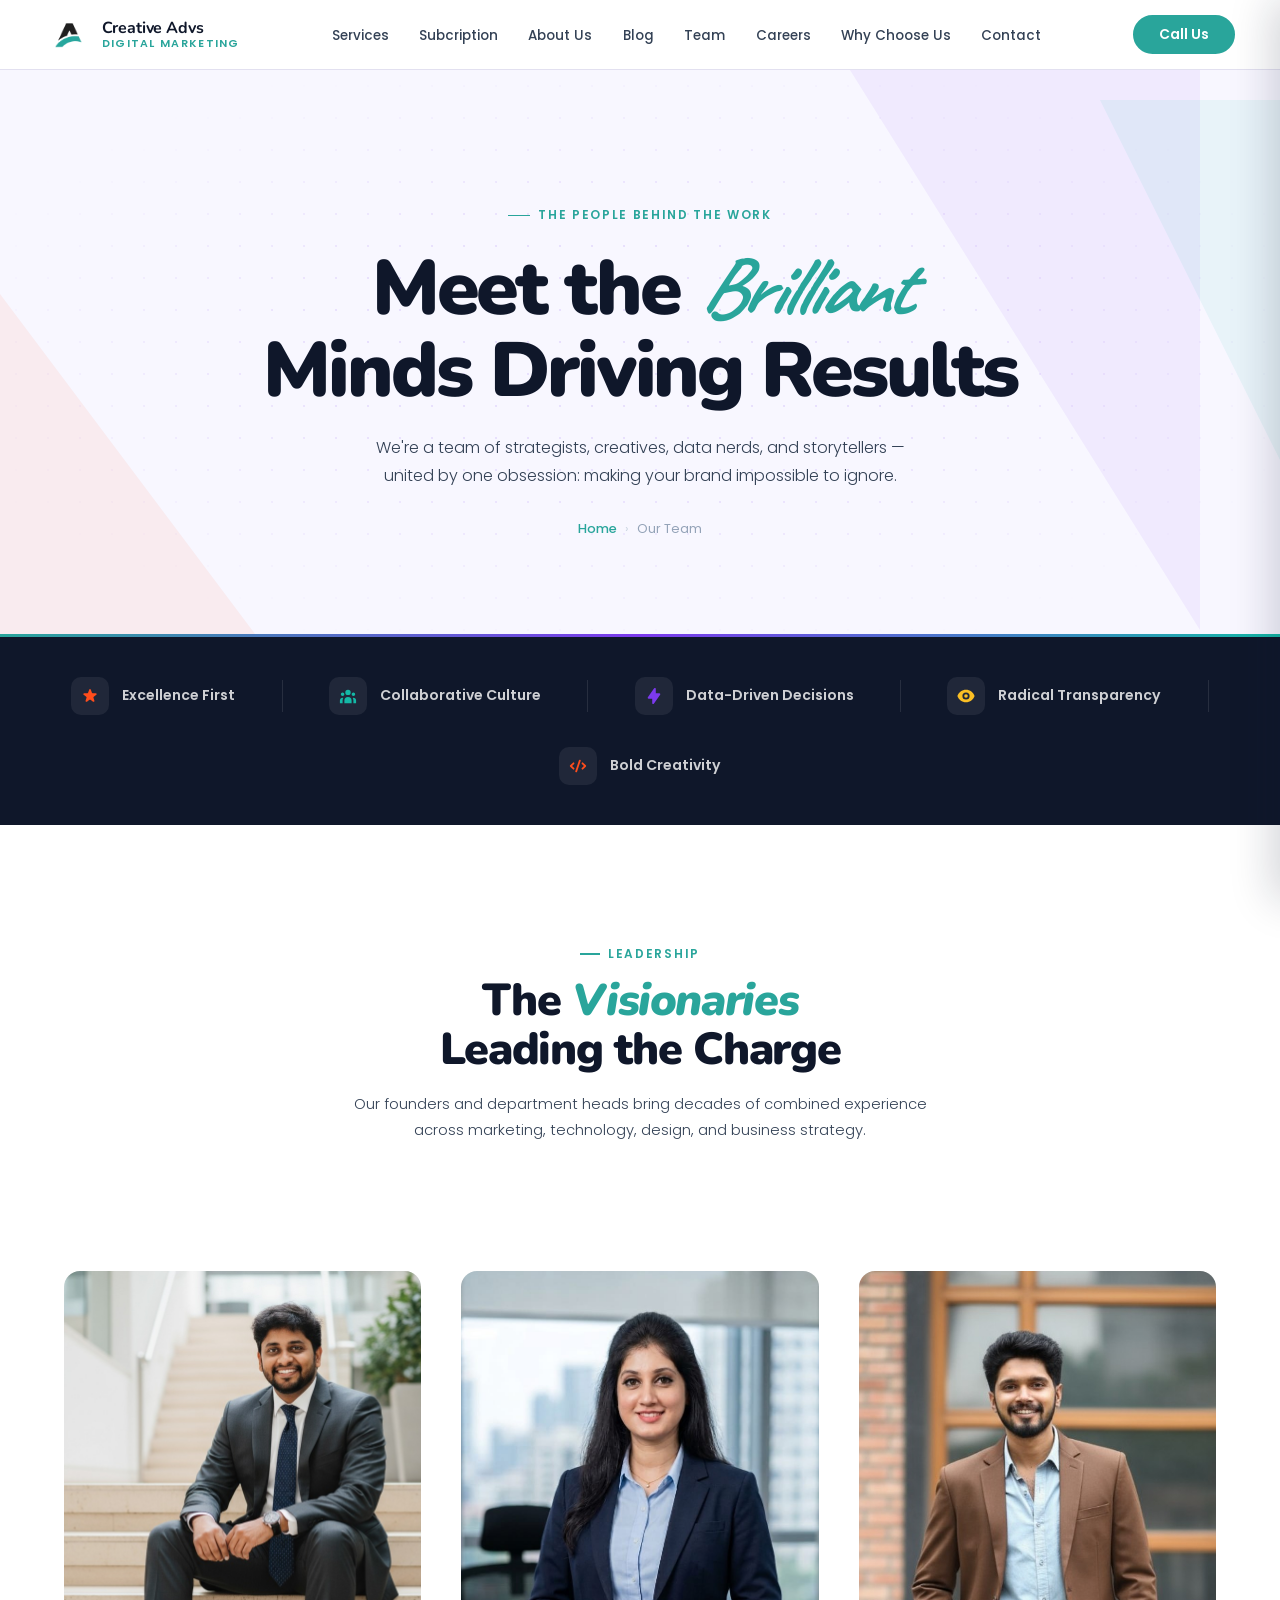
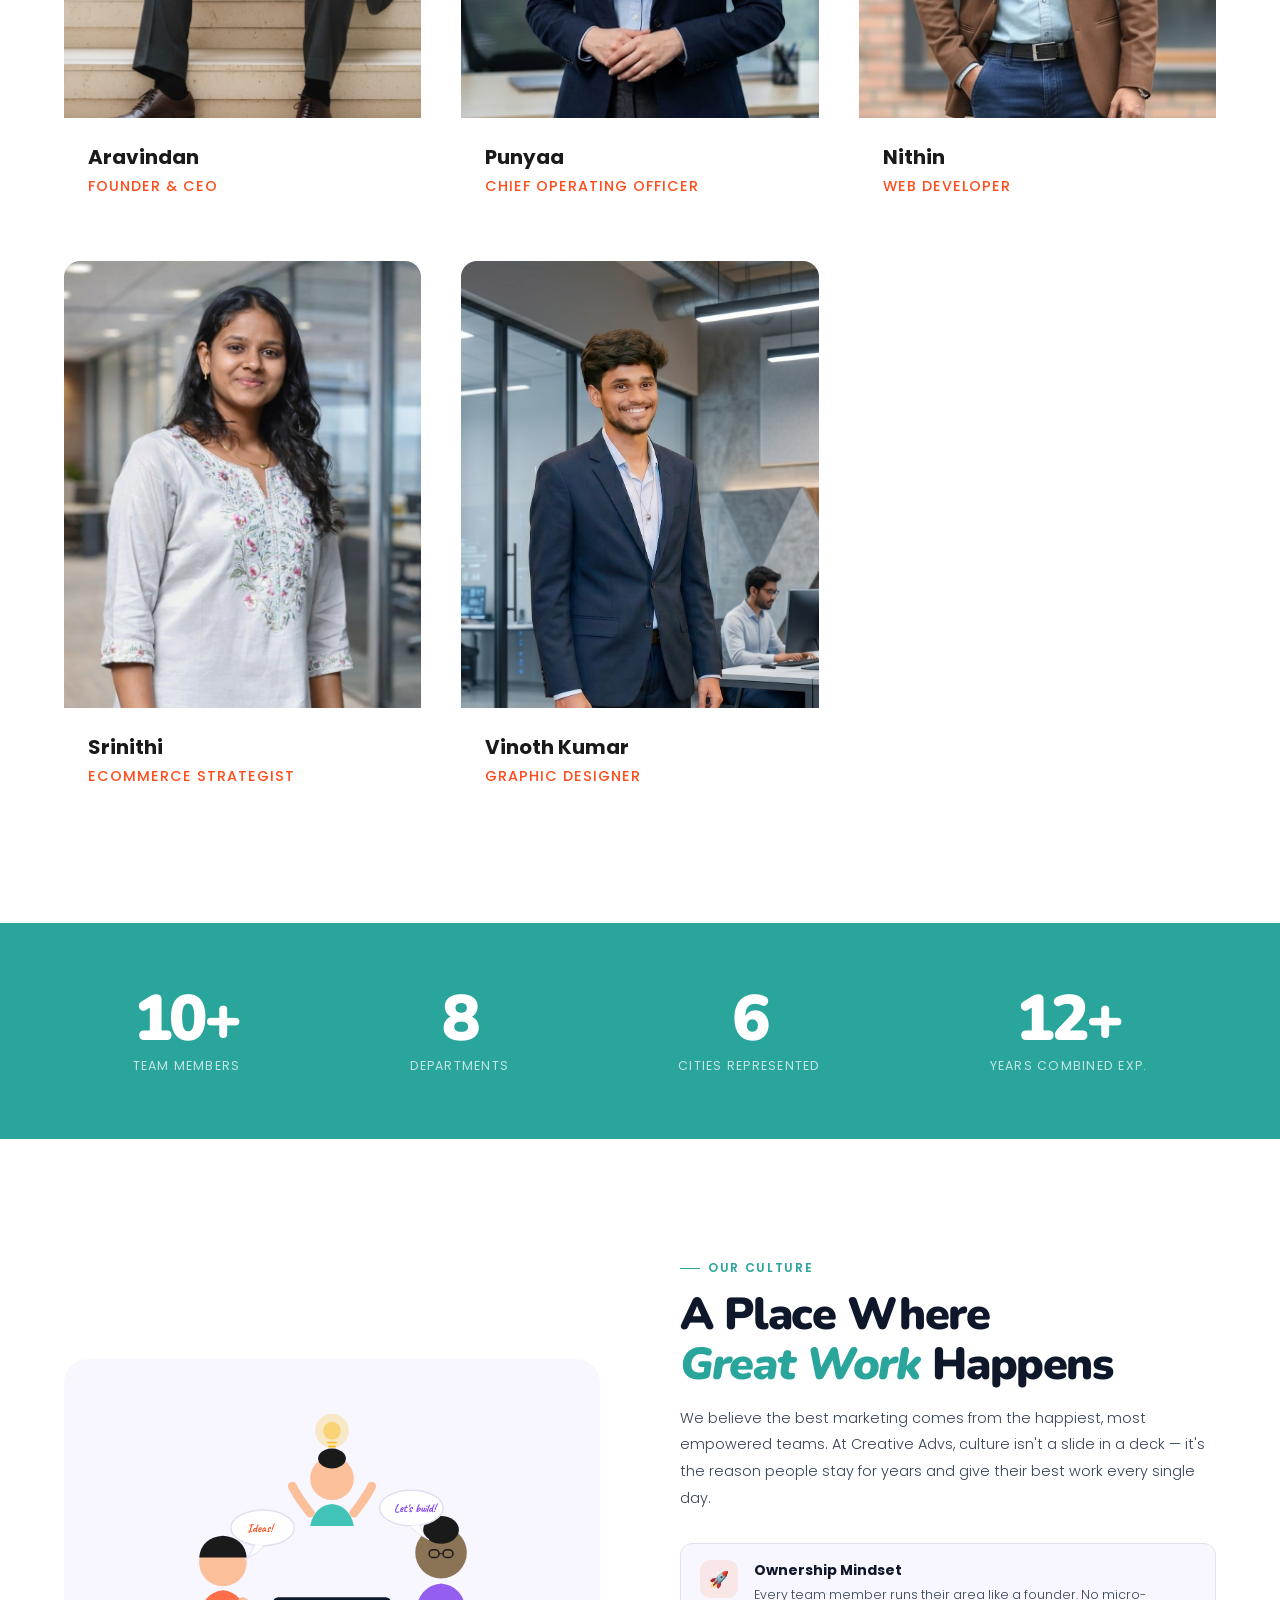
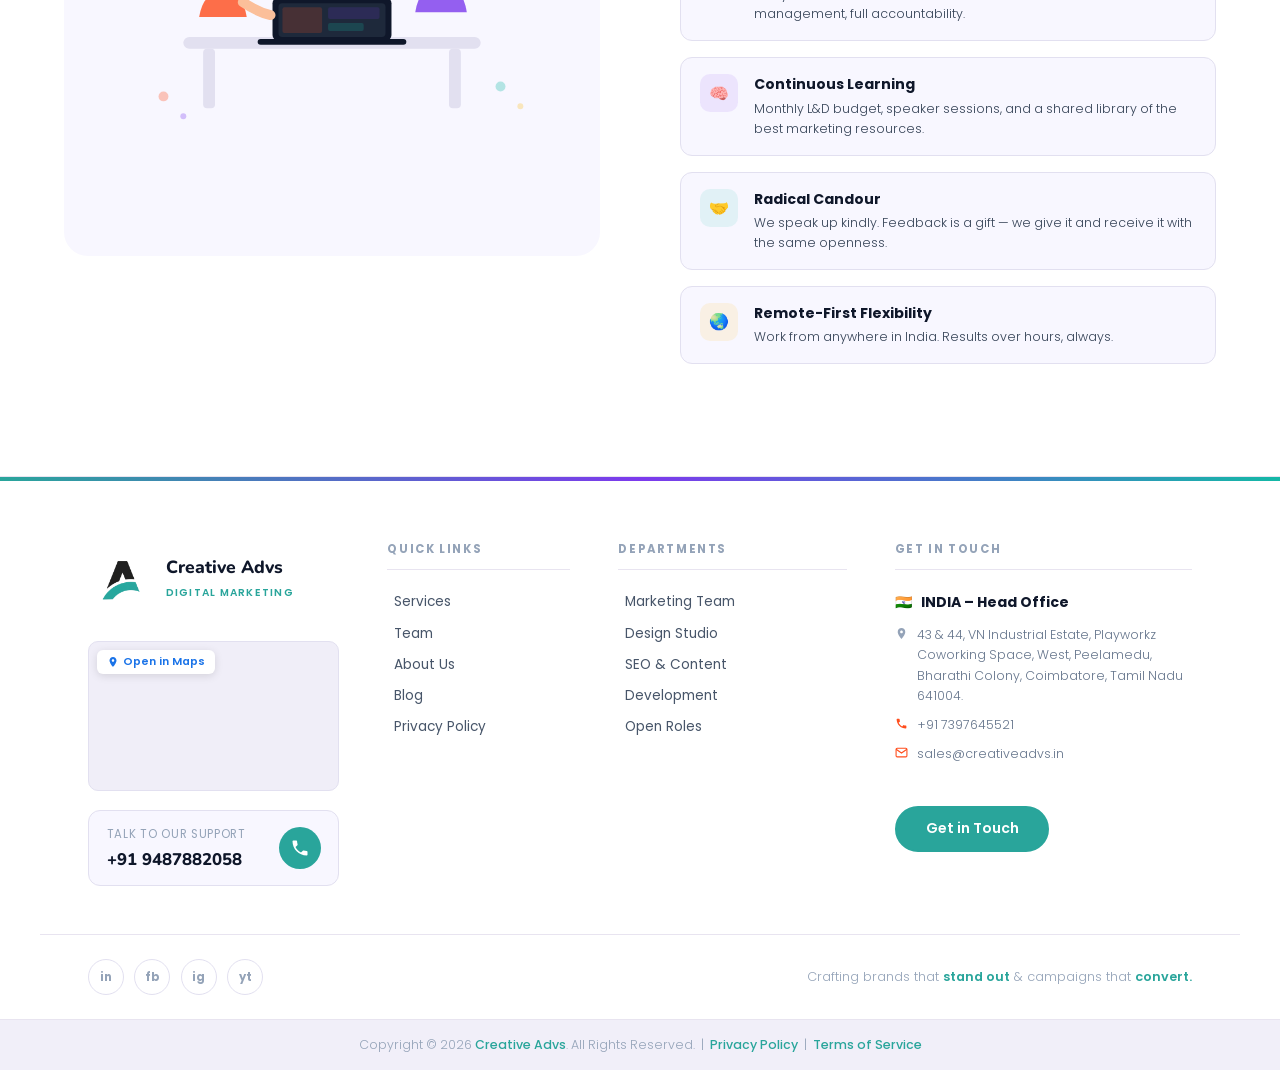
<file: team.html>
<!DOCTYPE html>
<html lang="en">

<head>
    <meta charset="UTF-8">
    <meta name="viewport" content="width=device-width, initial-scale=1.0">
    <title>Our Team — Creative Advs | Digital Marketing Agency</title>
    <link rel="icon" type="image/png" href="assets/logo.png">
    <link
        href="https://fonts.googleapis.com/css2?family=Caveat:wght@600;700&family=Nunito:ital,wght@0,400;0,600;0,700;0,800;1,400&family=Poppins:wght@300;400;500;600;700&display=swap"
        rel="stylesheet">
    <link rel="stylesheet" href="./styles/teamstyle.css">
</head>

<body>

    <!-- Sidebar 
    <div class="get-quote">Get Quote</div>-->


  <!-- NAVBAR -->
<nav>
    <a href="index.html" class="logo-wrap">
        <img src="assets/logo.png" alt="logo" class="logo-img" width="48" height="48">
        <div class="logo-text-block">
            <span class="l1">Creative Advs</span>
            <span class="l2">Digital Marketing</span>
        </div>
    </a>

    <ul class="nav-links" id="navLinks">
        <li><a href="service.html">Services</a></li>
        <li><a href="service.html#pricing">Subcription</a></li>
        <li><a href="about.html">About Us</a></li>
        <li><a href="blog.html">Blog</a></li>
        <li><a href="team.html">Team</a></li>
        <li><a href="career.html">Careers</a></li>
        <li><a href="about.html#whyus">Why Choose Us</a></li>
        <li><a href="contact.html">Contact</a></li> 
    </ul>

    <div class="nav-actions">
        <a href="tel:+919876543210" class="btn-pill hide-mobile">Call Us</a>
        <div class="menu-toggle" id="mobile-menu">
            <span class="bar"></span>
            <span class="bar"></span>
            <span class="bar"></span>
        </div>
    </div>
</nav>

<!-- ══════════════════════════════════════════
     PASTE THIS BLOCK RIGHT AFTER </nav> in index.html
     ══════════════════════════════════════════ -->

<!-- MOBILE OVERLAY (backdrop) -->
<div class="mobile-overlay" id="mobileOverlay"></div>

<!-- MOBILE DRAWER (slides in from right) -->
<div class="mobile-drawer" id="mobileDrawer" role="dialog" aria-label="Navigation menu">

  <!-- Header -->
  <div class="drawer-header">
    <a href="index.html" class="drawer-logo">
      <img src="assets/logo.png" alt="Creative Advs logo" width="36" height="36">
      <div class="drawer-logo-text">
        <span class="dl1">Creative Advs</span>
        <span class="dl2">Digital Marketing</span>
      </div>
    </a>
    <button class="drawer-close" id="drawerClose" aria-label="Close menu">
      <svg viewBox="0 0 24 24">
        <line x1="18" y1="6" x2="6" y2="18"/>
        <line x1="6" y1="6" x2="18" y2="18"/>
      </svg>
    </button>
  </div>

  <!-- Nav links -->
  <nav class="drawer-nav" aria-label="Mobile navigation">
    <div class="drawer-section-label">Navigation</div>
    <a href="service.html">Services <span class="dn-arrow">›</span></a>
    <a href="service.html#pricing">Subcription <span class="dn-arrow">›</span></a>
    <a href="bout.html">About Us <span class="dn-arrow">›</span></a>
    <a href="blog.html">Blog <span class="dn-arrow">›</span></a>
    <div class="drawer-divider"></div>
    <div class="drawer-section-label">More</div>
    <a href="team.html">Team <span class="dn-arrow">›</span></a>
    <a href="career.html">Careers <span class="dn-arrow">›</span></a>
    <a href="about.html#whyus">Why Choose Us <span class="dn-arrow">›</span></a>
    <a href="contact.html">Contact <span class="dn-arrow">›</span></a>
  </nav>

  <!-- CTA buttons -->
  <div class="drawer-ctas">
    <a href="tel:+919876543210" class="drawer-btn-primary">📞 Contact Us</a>
  </div>

  <!-- Contact info -->
  <div class="drawer-contact">
    <a href="tel:+917397645521" class="drawer-contact-item">
      <div class="dci-icon" style="background:rgba(41,165,155,0.1)">
        <svg viewBox="0 0 24 24" fill="#29A59B">
          <path d="M6.6 10.8c1.4 2.8 3.8 5.1 6.6 6.6l2.2-2.2c.3-.3.7-.4 1-.2 1.1.4 2.3.6 3.6.6.6 0 1 .4 1 1V20c0 .6-.4 1-1 1-9.4 0-17-7.6-17-17 0-.6.4-1 1-1h3.5c.6 0 1 .4 1 1 0 1.3.2 2.5.6 3.6.1.3 0 .7-.2 1L6.6 10.8z"/>
        </svg>
      </div>
      +91 7397645521
    </a>
    <a href="mailto:sales@creativeadvs.in" class="drawer-contact-item">
      <div class="dci-icon" style="background:rgba(124,58,237,0.1)">
        <svg viewBox="0 0 24 24" fill="none" stroke="#7C3AED" stroke-width="2">
          <path d="M4 4h16c1.1 0 2 .9 2 2v12c0 1.1-.9 2-2 2H4c-1.1 0-2-.9-2-2V6c0-1.1.9-2 2-2z"/>
          <polyline points="22,6 12,13 2,6"/>
        </svg>
      </div>
      sales@creativeadvs.in
    </a>
  </div>

  <!-- Social icons -->
  <div class="drawer-social">
    <a href="https://in.linkedin.com/company/creative-advs-private-limited" class="drawer-soc" aria-label="LinkedIn">in</a>
    <a href="https://www.facebook.com/profile.php?id=100077503988653" class="drawer-soc" aria-label="Facebook">fb</a>
    <a href="https://www.instagram.com/creativeadvs/" class="drawer-soc" aria-label="Instagram">ig</a>
    <a href="https://www.youtube.com/@creativeadvs4626" class="drawer-soc" aria-label="YouTube">yt</a>
  </div>

</div>
<!-- ══ END MOBILE DRAWER ══ -->

    <!-- ════════ HERO ════════ -->
    <section class="hero">
        <div class="hs-1 hero-shape"></div>
        <div class="hs-2 hero-shape"></div>
        <div class="hs-3 hero-shape"></div>
        <div class="dots-grid"></div>
        <div class="hero-inner">
            <div class="hero-tag reveal">The People Behind the Work</div>
            <h1 class="reveal reveal-delay-1">Meet the <em>Brilliant</em><br>Minds Driving Results</h1>
            <p class="reveal reveal-delay-2">We're a team of strategists, creatives, data nerds, and storytellers —
                united by one obsession: making your brand impossible to ignore.</p>
            <div class="breadcrumb reveal reveal-delay-3">
                <a href="index.html">Home</a>
                <span style="color:#CBD5E1;">›</span>
                <span>Our Team</span>
            </div>
        </div>
    </section>

    <!-- ════════ VALUES STRIP ════════ -->
    <div class="values-strip">
        <div class="val-item reveal">
            <div class="val-icon"><svg viewBox="0 0 20 20" fill="#FF4D1C">
                    <path
                        d="M9.049 2.927c.3-.921 1.603-.921 1.902 0l1.07 3.292a1 1 0 00.95.69h3.462c.969 0 1.371 1.24.588 1.81l-2.8 2.034a1 1 0 00-.364 1.118l1.07 3.292c.3.921-.755 1.688-1.54 1.118l-2.8-2.034a1 1 0 00-1.175 0l-2.8 2.034c-.784.57-1.838-.197-1.539-1.118l1.07-3.292a1 1 0 00-.364-1.118L2.98 8.72c-.783-.57-.38-1.81.588-1.81h3.461a1 1 0 00.951-.69l1.07-3.292z" />
                </svg></div>
            <span class="val-text">Excellence First</span>
        </div>
        <div class="val-sep"></div>
        <div class="val-item reveal reveal-delay-1">
            <div class="val-icon"><svg viewBox="0 0 20 20" fill="#14B8A6">
                    <path
                        d="M13 6a3 3 0 11-6 0 3 3 0 016 0zM18 8a2 2 0 11-4 0 2 2 0 014 0zM14 15a4 4 0 00-8 0v3h8v-3zM6 8a2 2 0 11-4 0 2 2 0 014 0zM16 18v-3a5.972 5.972 0 00-.75-2.906A3.005 3.005 0 0119 15v3h-3zM4.75 12.094A5.973 5.973 0 004 15v3H1v-3a3 3 0 013.75-2.906z" />
                </svg></div>
            <span class="val-text">Collaborative Culture</span>
        </div>
        <div class="val-sep"></div>
        <div class="val-item reveal reveal-delay-2">
            <div class="val-icon"><svg viewBox="0 0 20 20" fill="#7C3AED">
                    <path
                        d="M11.3 1.046A1 1 0 0112 2v5h4a1 1 0 01.82 1.573l-7 10A1 1 0 018 18v-5H4a1 1 0 01-.82-1.573l7-10a1 1 0 011.12-.38z" />
                </svg></div>
            <span class="val-text">Data-Driven Decisions</span>
        </div>
        <div class="val-sep"></div>
        <div class="val-item reveal reveal-delay-3">
            <div class="val-icon"><svg viewBox="0 0 20 20" fill="#FBBF24">
                    <path d="M10 12a2 2 0 100-4 2 2 0 000 4z" />
                    <path fill-rule="evenodd"
                        d="M.458 10C1.732 5.943 5.522 3 10 3s8.268 2.943 9.542 7c-1.274 4.057-5.064 7-9.542 7S1.732 14.057.458 10zM14 10a4 4 0 11-8 0 4 4 0 018 0z"
                        clip-rule="evenodd" />
                </svg></div>
            <span class="val-text">Radical Transparency</span>
        </div>
        <div class="val-sep"></div>
        <div class="val-item reveal reveal-delay-4">
            <div class="val-icon"><svg viewBox="0 0 20 20" fill="#FF4D1C">
                    <path fill-rule="evenodd"
                        d="M12.316 3.051a1 1 0 01.633 1.265l-4 12a1 1 0 11-1.898-.632l4-12a1 1 0 011.265-.633zM5.707 6.293a1 1 0 010 1.414L3.414 10l2.293 2.293a1 1 0 11-1.414 1.414l-3-3a1 1 0 010-1.414l3-3a1 1 0 011.414 0zm8.586 0a1 1 0 011.414 0l3 3a1 1 0 010 1.414l-3 3a1 1 0 11-1.414-1.414L16.586 10l-2.293-2.293a1 1 0 010-1.414z"
                        clip-rule="evenodd" />
                </svg></div>
            <span class="val-text">Bold Creativity</span>
        </div>
    </div>

    <!-- ════════ LEADERSHIP ════════ -->
    <section class="leadership-section">
        <div class="leadership-header">
            <div class="section-tag reveal" style="justify-content:center">Leadership</div>
            <h2 class="section-h2 reveal reveal-delay-1" style="text-align:center">The <em>Visionaries</em><br>Leading
                the Charge</h2>
            <p class="reveal reveal-delay-2">Our founders and department heads bring decades of combined experience
                across marketing, technology, design, and business strategy.</p>
        </div>
            <div class="leader-grid">
            <div class="leader-card reveal">
                <div class="leader-img-container">
                    <img src="assets/aravind.jpg" alt="Aravindan" class="leader-photo">
                    <div class="leader-hover-content">
                        <p class="leader-bio"></p>
                        <div class="leader-socials">
                            <a href="#" class="leader-soc">in</a>
                        </div>
                    </div>
                </div>
                <div class="leader-info">
                    <div class="leader-name">Aravindan</div>
                    <div class="leader-role">Founder & CEO</div>
                </div>
            </div>

            <div class="leader-card reveal reveal-delay-1">
                <div class="leader-img-container">
                    <img src="assets/Punya-cut.jpeg" alt="Punyaa" class="leader-photo">
                    <div class="leader-hover-content">
                        <p class="leader-bio"></p>
                        <div class="leader-socials">
                            <a href="#" class="leader-soc">in</a>
                        </div>
                    </div>
                </div>
                <div class="leader-info">
                    <div class="leader-name">Punyaa</div>
                    <div class="leader-role">Chief Operating Officer</div>
                </div>
            </div>

            <div class="leader-card reveal reveal-delay-2">
                <div class="leader-img-container">
                    <img src="assets/nithin-cut.jpg" alt="Nithin" class="leader-photo">
                    <div class="leader-hover-content">
                        <p class="leader-bio"></p>
                        <div class="leader-socials">
                            <a href="#" class="leader-soc">in</a>
                        </div>
                    </div>
                </div>
                <div class="leader-info">
                    <div class="leader-name">Nithin</div>
                    <div class="leader-role">Web Developer</div>
                </div>
            </div>

            <div class="leader-card reveal">
                <div class="leader-img-container">
                    <img src="assets/sreenithi-cut.jpeg" alt="Srinithi" class="leader-photo">
                    <div class="leader-hover-content">
                        <p class="leader-bio"></p>
                        <div class="leader-socials">
                            <a href="#" class="leader-soc">in</a>
                        </div>
                    </div>
                </div>
                <div class="leader-info">
                    <div class="leader-name">Srinithi</div>
                    <div class="leader-role">Ecommerce Strategist</div>
                </div>
            </div>

            <div class="leader-card reveal reveal-delay-1">
                <div class="leader-img-container">
                    <img src="assets/vinothkumar.png" alt="vinothkumar" class="leader-photo">
                    <div class="leader-hover-content">
                        <p class="leader-bio"></p>
                        <div class="leader-socials">
                            <a href="#" class="leader-soc">in</a>
                        </div>
                    </div>
                </div>
                <div class="leader-info">
                    <div class="leader-name">Vinoth Kumar</div>
                    <div class="leader-role">Graphic Designer</div>
                </div>
            </div>
            <!--
            <div class="leader-card reveal reveal-delay-2">
                <div class="leader-img-container">
                    <img src="video-photo.jpg" alt="Name" class="leader-photo">
                    <div class="leader-hover-content">
                        <p class="leader-bio"></p>
                        <div class="leader-socials">
                            <a href="#" class="leader-soc">in</a>
                        </div>
                    </div>
                </div>
                <div class="leader-info">
                    <div class="leader-name">.</div>
                    <div class="leader-role">Lead Video Editor</div>
                </div>
            </div>-->
        </div>

    </section>

    <!-- ════════ STATS BAND ════════ -->
    <div class="stats-band">
        <div class="stat-b reveal">
            <div class="num">10+</div>
            <div class="lbl">Team Members</div>
        </div>
        <div class="stat-b reveal reveal-delay-1">
            <div class="num">8</div>
            <div class="lbl">Departments</div>
        </div>
        <div class="stat-b reveal reveal-delay-2">
            <div class="num">6</div>
            <div class="lbl">Cities Represented</div>
        </div>
        <div class="stat-b reveal reveal-delay-3">
            <div class="num">12+</div>
            <div class="lbl">Years Combined Exp.</div>
        </div>
    </div>


    <!-- ════════ CULTURE ════════ -->
    <section class="culture-section">
        <div class="culture-inner">
            <div class="culture-visual reveal">
                <svg width="100%" viewBox="0 0 460 420" xmlns="http://www.w3.org/2000/svg" style="padding:2.5rem;">
                    <!-- Culture illustration: people collaborating -->
                    <!-- Table -->
                    <rect x="80" y="240" width="300" height="12" rx="6" fill="#E2E0F0" />
                    <rect x="100" y="252" width="12" height="60" rx="4" fill="#E2E0F0" />
                    <rect x="348" y="252" width="12" height="60" rx="4" fill="#E2E0F0" />

                    <!-- Laptop on table -->
                    <rect x="170" y="200" width="120" height="44" rx="6" fill="#0F172A" />
                    <rect x="176" y="206" width="108" height="34" rx="4" fill="#1E293B" />
                    <!-- Screen glow -->
                    <rect x="180" y="210" width="40" height="26" rx="2" fill="#FF4D1C" opacity="0.18" />
                    <rect x="226" y="210" width="52" height="12" rx="2" fill="#7C3AED" opacity="0.15" />
                    <rect x="226" y="226" width="36" height="8" rx="2" fill="#14B8A6" opacity="0.2" />
                    <!-- Laptop base -->
                    <rect x="155" y="242" width="150" height="6" rx="3" fill="#0F172A" />

                    <!-- Person 1 left (seated) -->
                    <circle cx="120" cy="165" r="24" fill="#FBBF9A" />
                    <path d="M96 220 Q100 195 120 193 Q140 195 144 220" fill="#FF4D1C" opacity="0.8" />
                    <!-- Hair -->
                    <path d="M96 160 Q98 140 120 138 Q142 140 144 160" fill="#1a1a1a" />
                    <!-- Arm pointing to screen -->
                    <path d="M140 205 Q155 215 168 218" stroke="#FBBF9A" stroke-width="10" stroke-linecap="round"
                        fill="none" />

                    <!-- Person 2 right (standing) -->
                    <circle cx="340" cy="155" r="26" fill="#8B7355" />
                    <path d="M314 215 Q318 188 340 186 Q362 188 366 215" fill="#7C3AED" opacity="0.8" />
                    <!-- Hair -->
                    <ellipse cx="340" cy="132" rx="18" ry="14" fill="#1a1a1a" />
                    <!-- Glasses -->
                    <rect x="328" y="152" width="10" height="8" rx="4" fill="none" stroke="#1a1a1a"
                        stroke-width="1.5" />
                    <rect x="342" y="152" width="10" height="8" rx="4" fill="none" stroke="#1a1a1a"
                        stroke-width="1.5" />
                    <line x1="338" y1="156" x2="342" y2="156" stroke="#1a1a1a" stroke-width="1" />

                    <!-- Person 3 top center (celebrating / idea) -->
                    <circle cx="230" cy="80" r="22" fill="#FBBF9A" />
                    <path d="M208 128 Q212 108 230 106 Q248 108 252 128" fill="#14B8A6" opacity="0.8" />
                    <!-- Hair bun -->
                    <ellipse cx="230" cy="60" rx="14" ry="10" fill="#1a1a1a" />
                    <!-- Arms up -->
                    <path d="M208 115 Q196 100 190 88" stroke="#FBBF9A" stroke-width="9" stroke-linecap="round"
                        fill="none" />
                    <path d="M252 115 Q264 100 270 88" stroke="#FBBF9A" stroke-width="9" stroke-linecap="round"
                        fill="none" />
                    <!-- Light bulb above -->
                    <circle cx="230" cy="32" r="16" fill="#FBBF24" opacity="0.25" stroke="#FBBF24" stroke-width="2" />
                    <circle cx="230" cy="32" r="9" fill="#FBBF24" opacity="0.5" />
                    <line x1="226" y1="44" x2="234" y2="44" stroke="#FBBF24" stroke-width="2" stroke-linecap="round" />
                    <line x1="227" y1="48" x2="233" y2="48" stroke="#FBBF24" stroke-width="2" stroke-linecap="round" />

                    <!-- Speech bubbles -->
                    <ellipse cx="160" cy="130" rx="32" ry="18" fill="#fff" stroke="#E2E0F0" stroke-width="1.5" />
                    <path d="M152 147 Q148 158 142 162 Q155 156 162 148" fill="#fff" stroke="#E2E0F0"
                        stroke-width="1" />
                    <text x="144" y="134" font-family="Caveat,cursive" font-size="12" fill="#FF4D1C"
                        font-weight="700">Ideas!</text>

                    <ellipse cx="310" cy="110" rx="32" ry="18" fill="#fff" stroke="#E2E0F0" stroke-width="1.5" />
                    <path d="M318 127 Q322 138 328 142 Q315 136 308 128" fill="#fff" stroke="#E2E0F0"
                        stroke-width="1" />
                    <text x="293" y="114" font-family="Caveat,cursive" font-size="12" fill="#7C3AED"
                        font-weight="700">Let's build!</text>

                    <!-- Data dots decoration -->
                    <circle cx="60" cy="300" r="5" fill="#FF4D1C" opacity="0.3" />
                    <circle cx="80" cy="320" r="3" fill="#7C3AED" opacity="0.3" />
                    <circle cx="400" cy="290" r="5" fill="#14B8A6" opacity="0.3" />
                    <circle cx="420" cy="310" r="3" fill="#FBBF24" opacity="0.3" />
                </svg>
            </div>

            <div class="culture-content reveal reveal-delay-2">
                <div class="section-tag">Our Culture</div>
                <h2 class="section-h2">A Place Where<br><em>Great Work</em> Happens</h2>
                <p>We believe the best marketing comes from the happiest, most empowered teams. At Creative Advs,
                    culture isn't a slide in a deck — it's the reason people stay for years and give their best work
                    every single day.</p>
                <ul class="culture-values-list">
                    <li>
                        <div class="cv-icon" style="background:rgba(255,77,28,0.1);">🚀</div>
                        <div class="cv-text">
                            <h5>Ownership Mindset</h5>
                            <p>Every team member runs their area like a founder. No micro-management, full
                                accountability.</p>
                        </div>
                    </li>
                    <li>
                        <div class="cv-icon" style="background:rgba(124,58,237,0.1);">🧠</div>
                        <div class="cv-text">
                            <h5>Continuous Learning</h5>
                            <p>Monthly L&D budget, speaker sessions, and a shared library of the best marketing
                                resources.</p>
                        </div>
                    </li>
                    <li>
                        <div class="cv-icon" style="background:rgba(20,184,166,0.1);">🤝</div>
                        <div class="cv-text">
                            <h5>Radical Candour</h5>
                            <p>We speak up kindly. Feedback is a gift — we give it and receive it with the same
                                openness.</p>
                        </div>
                    </li>
                    <li>
                        <div class="cv-icon" style="background:rgba(251,191,36,0.12);">🌏</div>
                        <div class="cv-text">
                            <h5>Remote-First Flexibility</h5>
                            <p>Work from anywhere in India. Results over hours, always.</p>
                        </div>
                    </li>
                </ul>
            </div>
        </div>
    </section>

  

    <!-- ════════ FOOTER ════════ -->
    <footer class="footer-section">
        <div class="footer-inner">
            <div>
                <a href="#" class="footer-logo-wrap">
                     <img src="assets/logo.png" alt="logo" class="logo-img" width="68" height="78">
                    <div class="footer-logo-text">
                        <span class="fl1">Creative Advs</span>
                        <span class="fl2">Digital Marketing</span>
                    </div>
                </a>
                <div class="footer-map">
                    <iframe
                        src="https://www.google.com/maps?q=43%20%26%2044%2C%20VN%20Industrial%20Estate%2C%20Playworkz%20Coworking%20Space%2C%20West%2C%20Peelamedu%2C%20Bharathi%20Colony%2C%20Coimbatore%2C%20Tamil%20Nadu%20641004&output=embed"
                        allowfullscreen loading="lazy">
                    </iframe>

                    <a href="https://www.google.com/maps?q=43%20%26%2044%2C%20VN%20Industrial%20Estate%2C%20Playworkz%20Coworking%20Space%2C%20West%2C%20Peelamedu%2C%20Bharathi%20Colony%2C%20Coimbatore%2C%20Tamil%20Nadu%20641004"
                        target="_blank" class="map-badge">

                        <svg width="12" height="12" viewBox="0 0 24 24" fill="#1a73e8">
                            <path
                                d="M12 2C8.13 2 5 5.13 5 9c0 5.25 7 13 7 13s7-7.75 7-13c0-3.87-3.13-7-7-7zm0 9.5c-1.38 0-2.5-1.12-2.5-2.5s1.12-2.5 2.5-2.5 2.5 1.12 2.5 2.5-1.12 2.5-2.5 2.5z" />
                        </svg>

                        Open in Maps
                    </a>
                </div>
                <div class="footer-support-card">
                    <div>
                        <p class="support-label">Talk to our support</p>
                        <p class="support-number">+91 9487882058</p>
                    </div>
                    <div class="support-icon">
                        <svg viewBox="0 0 24 24" fill="#fff">
                            <path
                                d="M6.6 10.8c1.4 2.8 3.8 5.1 6.6 6.6l2.2-2.2c.3-.3.7-.4 1-.2 1.1.4 2.3.6 3.6.6.6 0 1 .4 1 1V20c0 .6-.4 1-1 1-9.4 0-17-7.6-17-17 0-.6.4-1 1-1h3.5c.6 0 1 .4 1 1 0 1.3.2 2.5.6 3.6.1.3 0 .7-.2 1L6.6 10.8z" />
                        </svg>
                    </div>
                </div>
            </div>
            <div class="footer-col-links">
                <h5>Quick Links</h5>
                <ul>
                    <li><a href="service.html">Services</a></li>
                    <li><a href="team.html">Team</a></li>
                    <li><a href="about.html">About Us</a></li>
                    <li><a href="blog.html">Blog</a></li>
                    <li><a href="#">Privacy Policy</a></li>
                </ul>
            </div>
            <div class="footer-col-links">
                <h5>Departments</h5>
                <ul>
                    <li><a href="#">Marketing Team</a></li>
                    <li><a href="#">Design Studio</a></li>
                    <li><a href="#">SEO & Content</a></li>
                    <li><a href="#">Development</a></li>
                    <li><a href="#">Open Roles</a></li>
                </ul>
            </div>
            <div class="footer-col-contact">
                <h5>Get in Touch</h5>
                <div class="contact-office">
                    <div class="contact-office-title"><span>🇮🇳</span><span>INDIA – Head Office</span></div>
                    <div class="contact-detail">
                        <svg viewBox="0 0 24 24" fill="#94A3B8">
                            <path
                                d="M12 2C8.13 2 5 5.13 5 9c0 5.25 7 13 7 13s7-7.75 7-13c0-3.87-3.13-7-7-7zm0 9.5c-1.38 0-2.5-1.12-2.5-2.5s1.12-2.5 2.5-2.5 2.5 1.12 2.5 2.5-1.12 2.5-2.5 2.5z" />
                        </svg>
                        <span>43 & 44, VN Industrial Estate, Playworkz Coworking Space, West, Peelamedu, Bharathi
                            Colony, Coimbatore, Tamil Nadu 641004.</span>
                    </div>
                    <div class="contact-detail">
                        <svg viewBox="0 0 24 24" fill="#FF4D1C">
                            <path
                                d="M6.6 10.8c1.4 2.8 3.8 5.1 6.6 6.6l2.2-2.2c.3-.3.7-.4 1-.2 1.1.4 2.3.6 3.6.6.6 0 1 .4 1 1V20c0 .6-.4 1-1 1-9.4 0-17-7.6-17-17 0-.6.4-1 1-1h3.5c.6 0 1 .4 1 1 0 1.3.2 2.5.6 3.6.1.3 0 .7-.2 1L6.6 10.8z" />
                        </svg>
                        <span><span class="hl"></span> <a href="tel:+917397645521">+91 7397645521</a></span>
                    </div>
                    <div class="contact-detail">
                        <svg viewBox="0 0 24 24" fill="none" stroke="#FF4D1C" stroke-width="2">
                            <path d="M4 4h16c1.1 0 2 .9 2 2v12c0 1.1-.9 2-2 2H4c-1.1 0-2-.9-2-2V6c0-1.1.9-2 2-2z" />
                            <polyline points="22,6 12,13 2,6" />
                        </svg>
                        <a href="mailto:sales@creativeadvs.in">sales@creativeadvs.in</a>
                    </div>
                </div>
               <a href="https://wa.me/917397645521?text=Hi%20Creative%20Advs!%20I'm%20interested%20in%20your%20digital%20marketing%20services.%20Can%20we%20chat?" 
                    class="footer-cta-btn" 
                    target="_blank">
                Get in Touch
                </a>
            </div>
        </div>
        <div class="footer-social-row">
            <div class="footer-socials-list">
                <a href="https://in.linkedin.com/company/creative-advs-private-limited" class="footer-soc" target="_blank">in</a>
                <a href="https://www.facebook.com/profile.php?id=100077503988653" class="footer-soc" target="_blank">fb</a>
                <a href="https://www.instagram.com/creativeadvs/" class="footer-soc" target="_blank">ig</a>
                <a href="https://www.youtube.com/@creativeadvs4626" class="footer-soc" target="_blank">yt</a>
            </div>
            <p class="footer-tagline">Crafting brands that <strong>stand out</strong> &amp; campaigns that
                <strong>convert.</strong>
            </p>
        </div>
        <div class="footer-copyright">
            Copyright © 2026 <a href="#">Creative Advs</a>. All Rights Reserved. &nbsp;|&nbsp;
            <a href="#">Privacy Policy</a> &nbsp;|&nbsp; <a href="#">Terms of Service</a>
        </div>
    </footer>

    <script src="scripts/teamscript.js"></script>
    <script src="scripts/script.js"></script>
</body>

</html>
</file>
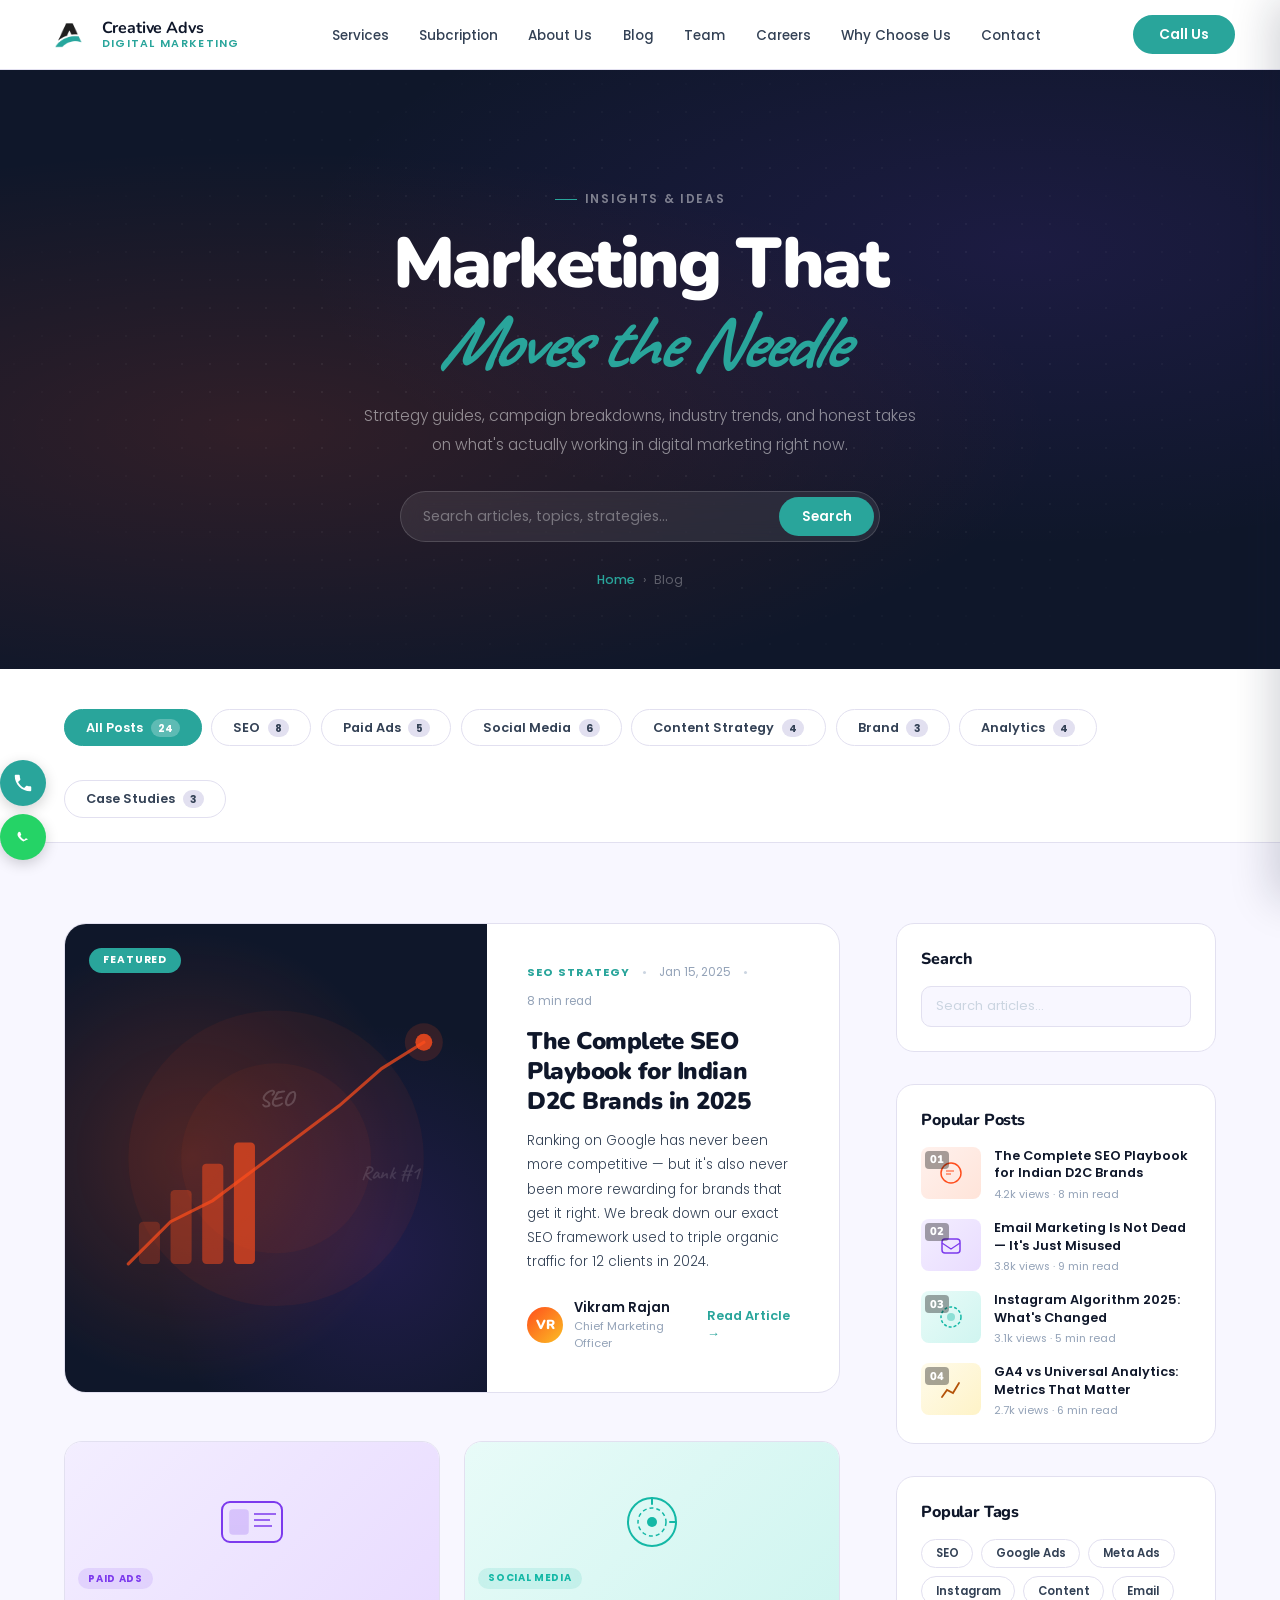
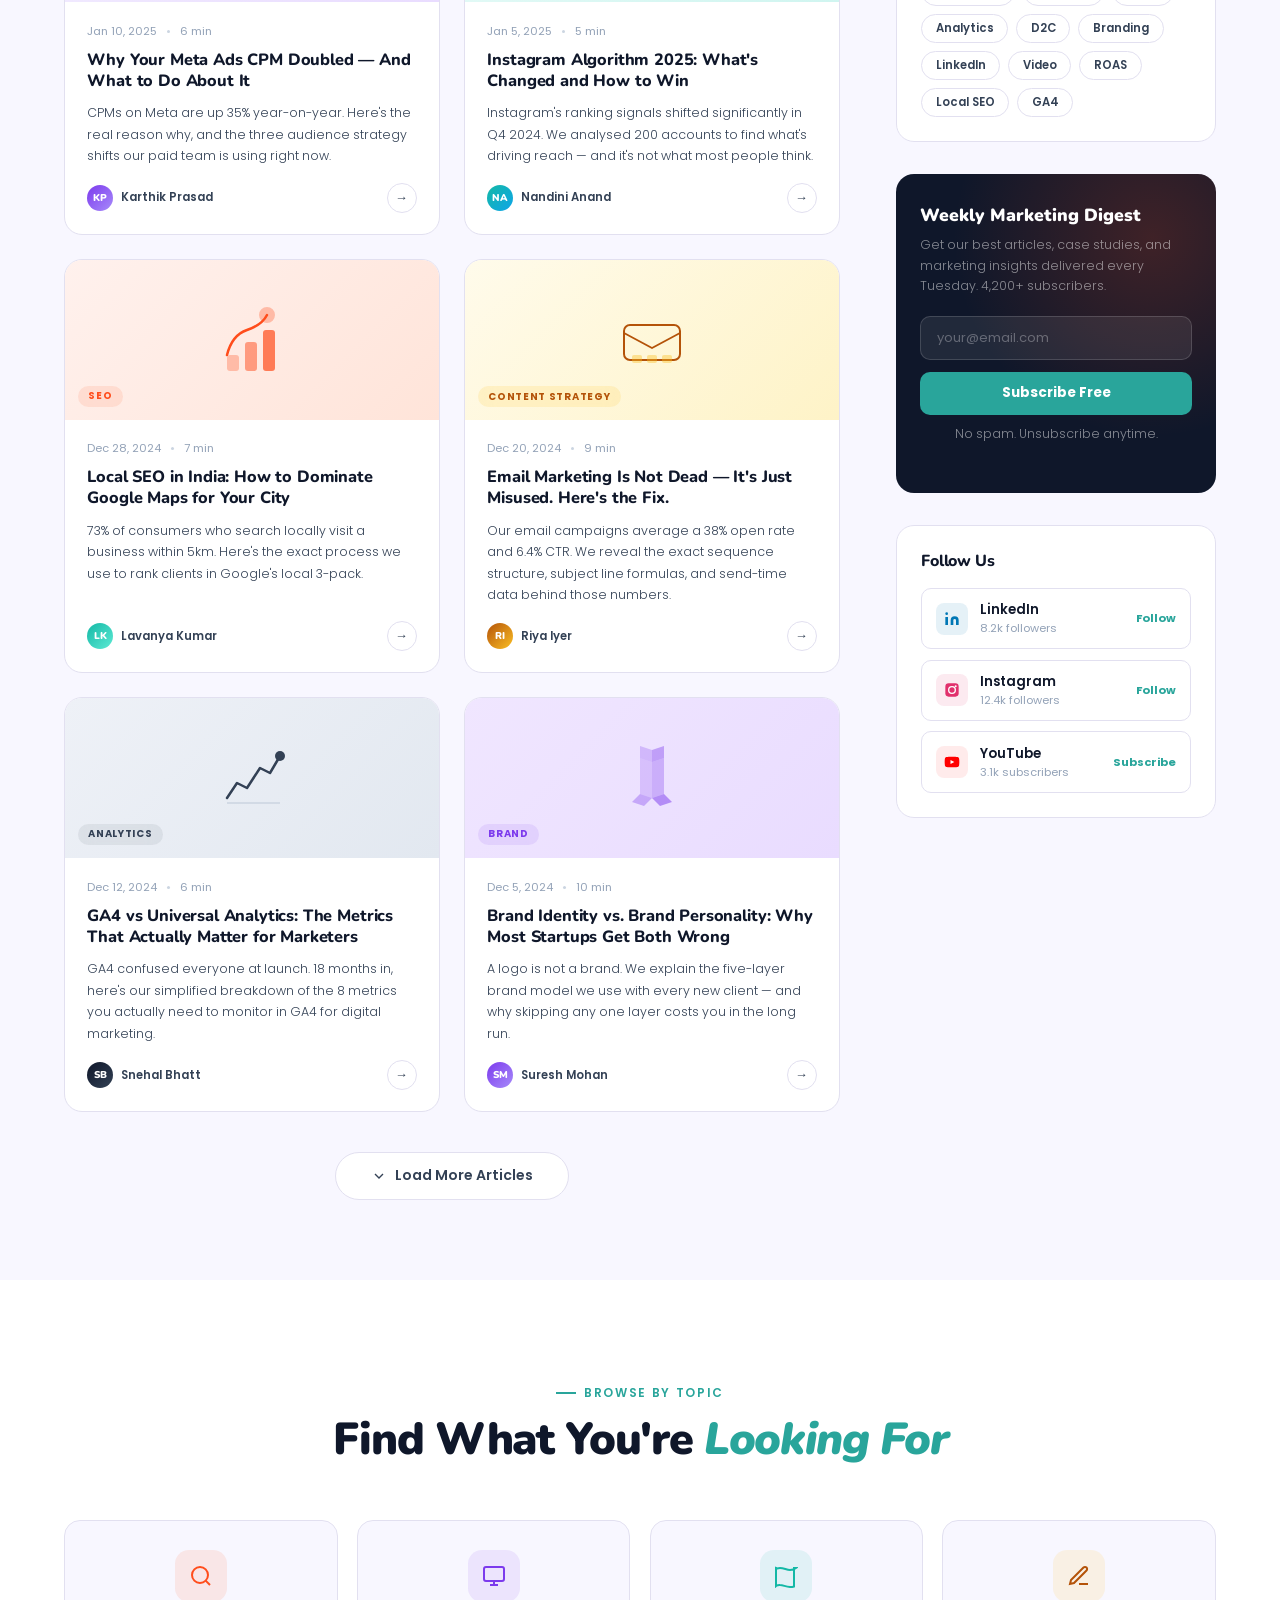
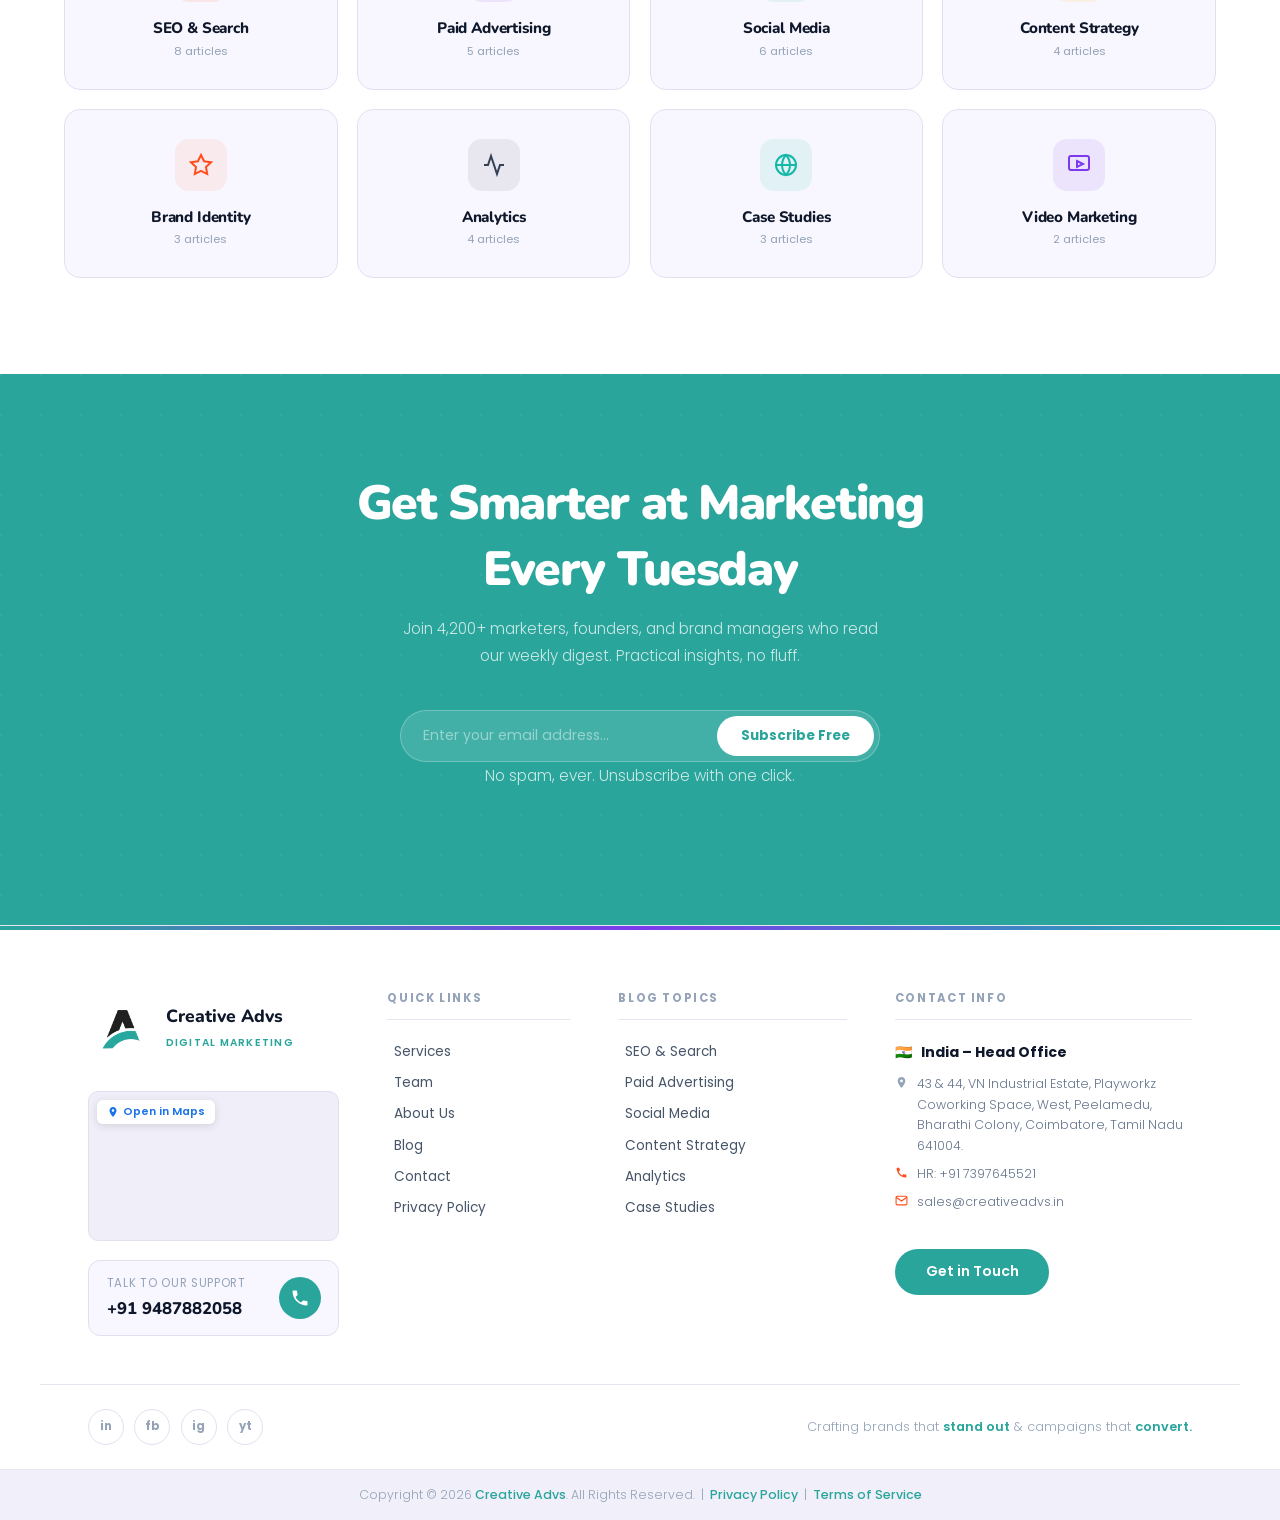
<file: blog/blog.html>
<!DOCTYPE html>
<html lang="en">
<head>
<meta charset="UTF-8">
<meta name="viewport" content="width=device-width, initial-scale=1.0">
<title>Blog — Creative Advs | Digital Marketing Insights</title>
<link rel="icon" type="image/png" href="../assets/logo.png">
<link href="https://fonts.googleapis.com/css2?family=Caveat:wght@600;700&family=Nunito:ital,wght@0,400;0,600;0,700;0,800;1,400&family=Poppins:wght@300;400;500;600;700&display=swap" rel="stylesheet">
<link rel="stylesheet" href="blogstyle.css">
</head>
<body>

<!--<div class="get-quote">Get Quote</div>-->

<div class="float-btns">
  <a href="tel:+919876543210" class="float-btn float-phone">
    <svg viewBox="0 0 24 24"><path d="M6.6 10.8c1.4 2.8 3.8 5.1 6.6 6.6l2.2-2.2c.3-.3.7-.4 1-.2 1.1.4 2.3.6 3.6.6.6 0 1 .4 1 1V20c0 .6-.4 1-1 1-9.4 0-17-7.6-17-17 0-.6.4-1 1-1h3.5c.6 0 1 .4 1 1 0 1.3.2 2.5.6 3.6.1.3 0 .7-.2 1L6.6 10.8z"/></svg>
  </a>
  <a href="https://wa.me/919876543210" class="float-btn float-whatsapp">
    <svg viewBox="0 0 24 24"><path d="M17.472 14.382c-.297-.149-1.758-.867-2.03-.967-.273-.099-.471-.148-.67.15-.197.297-.767.966-.94 1.164-.173.199-.347.223-.644.075-.297-.15-1.255-.463-2.39-1.475-.883-.788-1.48-1.761-1.653-2.059-.173-.297-.018-.458.13-.606.134-.133.298-.347.446-.52.149-.174.198-.298.298-.497.099-.198.05-.371-.025-.52-.075-.149-.669-1.612-.916-2.207-.242-.579-.487-.5-.669-.51a9.359 9.359 0 00-.57-.01c-.198 0-.52.074-.792.372-.272.297-1.04 1.016-1.04 2.479 0 1.462 1.065 2.875 1.213 3.074.149.198 2.096 3.2 5.077 4.487z"/></svg>
  </a>
</div>

<!-- NAVBAR -->
  <!-- NAVBAR -->
<nav>
    <a href="../index.html" class="logo-wrap">
        <img src="../assets/logo.png" alt="logo" class="logo-img" width="48" height="48">
        <div class="logo-text-block">
            <span class="l1">Creative Advs</span>
            <span class="l2">Digital Marketing</span>
        </div>
    </a>

    <ul class="nav-links" id="navLinks">
        <li><a href="../service/service.html">Services</a></li>
        <li><a href="../service/service.html#pricing">Subcription</a></li>
        <li><a href="../about/about.html">About Us</a></li>
        <li><a href="">Blog</a></li>
        <li><a href="../team/team.html">Team</a></li>
        <li><a href="../career/career.html">Careers</a></li>
        <li><a href="../about/about.html#whyus">Why Choose Us</a></li>
        <li><a href="../contact/contact.html">Contact</a></li> 
    </ul>

    <div class="nav-actions">
        <a href="tel:+919876543210" class="btn-pill hide-mobile">Call Us</a>
        <div class="menu-toggle" id="mobile-menu">
            <span class="bar"></span>
            <span class="bar"></span>
            <span class="bar"></span>
        </div>
    </div>
</nav>

<!-- ══════════════════════════════════════════
     PASTE THIS BLOCK RIGHT AFTER </nav> in index.html
     ══════════════════════════════════════════ -->

<!-- MOBILE OVERLAY (backdrop) -->
<div class="mobile-overlay" id="mobileOverlay"></div>

<!-- MOBILE DRAWER (slides in from right) -->
<div class="mobile-drawer" id="mobileDrawer" role="dialog" aria-label="Navigation menu">

  <!-- Header -->
  <div class="drawer-header">
    <a href="/index.html" class="drawer-logo">
      <img src="/assets/logo.png" alt="Creative Advs logo" width="36" height="36">
      <div class="drawer-logo-text">
        <span class="dl1">Creative Advs</span>
        <span class="dl2">Digital Marketing</span>
      </div>
    </a>
    <button class="drawer-close" id="drawerClose" aria-label="Close menu">
      <svg viewBox="0 0 24 24">
        <line x1="18" y1="6" x2="6" y2="18"/>
        <line x1="6" y1="6" x2="18" y2="18"/>
      </svg>
    </button>
  </div>

  <!-- Nav links -->
  <nav class="drawer-nav" aria-label="Mobile navigation">
    <div class="drawer-section-label">Navigation</div>
    <a href="/service/service.html">Services <span class="dn-arrow">›</span></a>
    <a href="/portfolio/portfolio.html">Work <span class="dn-arrow">›</span></a>
    <a href="/about/about.html">About Us <span class="dn-arrow">›</span></a>
    <a href="/blog/blog.html">Blog <span class="dn-arrow">›</span></a>
    <div class="drawer-divider"></div>
    <div class="drawer-section-label">More</div>
    <a href="/team/team.html">Team <span class="dn-arrow">›</span></a>
    <a href="/career/career.html">Careers <span class="dn-arrow">›</span></a>
    <a href="/testimonial/testimonial.html">Testimonials <span class="dn-arrow">›</span></a>
    <a href="/contact/contact.html">Contact <span class="dn-arrow">›</span></a>
  </nav>

  <!-- CTA buttons -->
  <div class="drawer-ctas">
    <a href="/contact/contact.html" class="drawer-btn-primary">📞 Contact Us</a>
    <a href="/contact/contact.html" class="drawer-btn-outline">Get a Free Quote</a>
  </div>

  <!-- Contact info -->
  <div class="drawer-contact">
    <a href="tel:+917397645521" class="drawer-contact-item">
      <div class="dci-icon" style="background:rgba(41,165,155,0.1)">
        <svg viewBox="0 0 24 24" fill="#29A59B">
          <path d="M6.6 10.8c1.4 2.8 3.8 5.1 6.6 6.6l2.2-2.2c.3-.3.7-.4 1-.2 1.1.4 2.3.6 3.6.6.6 0 1 .4 1 1V20c0 .6-.4 1-1 1-9.4 0-17-7.6-17-17 0-.6.4-1 1-1h3.5c.6 0 1 .4 1 1 0 1.3.2 2.5.6 3.6.1.3 0 .7-.2 1L6.6 10.8z"/>
        </svg>
      </div>
      +91 7397645521
    </a>
    <a href="mailto:sales@creativeadvs.in" class="drawer-contact-item">
      <div class="dci-icon" style="background:rgba(124,58,237,0.1)">
        <svg viewBox="0 0 24 24" fill="none" stroke="#7C3AED" stroke-width="2">
          <path d="M4 4h16c1.1 0 2 .9 2 2v12c0 1.1-.9 2-2 2H4c-1.1 0-2-.9-2-2V6c0-1.1.9-2 2-2z"/>
          <polyline points="22,6 12,13 2,6"/>
        </svg>
      </div>
      sales@creativeadvs.in
    </a>
  </div>

  <!-- Social icons -->
  <div class="drawer-social">
    <a href="#" class="drawer-soc" aria-label="LinkedIn">in</a>
    <a href="#" class="drawer-soc" aria-label="Facebook">fb</a>
    <a href="#" class="drawer-soc" aria-label="Twitter">tw</a>
    <a href="#" class="drawer-soc" aria-label="Instagram">ig</a>
    <a href="#" class="drawer-soc" aria-label="YouTube">yt</a>
  </div>

</div>
<!-- ══ END MOBILE DRAWER ══ -->

<!-- ════ HERO ════ -->
<section class="page-hero">
  <div class="hero-inner">
    <div class="hero-tag reveal">Insights & Ideas</div>
    <h1 class="reveal rd1">Marketing That<br><em>Moves the Needle</em></h1>
    <p class="reveal rd2">Strategy guides, campaign breakdowns, industry trends, and honest takes on what's actually working in digital marketing right now.</p>
    <div class="hero-search reveal rd3">
      <input type="text" placeholder="Search articles, topics, strategies...">
      <button>Search</button>
    </div>
    <div class="breadcrumb reveal rd4">
      <a href="creative-advs-replica.html">Home</a>
      <span>›</span><span>Blog</span>
    </div>
  </div>
</section>

<!-- ════ CATEGORY TABS ════ -->
<div class="cat-section">
  <div class="cat-inner">
    <div class="cat-tab active">All Posts <span class="cat-count">24</span></div>
    <div class="cat-tab">SEO <span class="cat-count">8</span></div>
    <div class="cat-tab">Paid Ads <span class="cat-count">5</span></div>
    <div class="cat-tab">Social Media <span class="cat-count">6</span></div>
    <div class="cat-tab">Content Strategy <span class="cat-count">4</span></div>
    <div class="cat-tab">Brand <span class="cat-count">3</span></div>
    <div class="cat-tab">Analytics <span class="cat-count">4</span></div>
    <div class="cat-tab">Case Studies <span class="cat-count">3</span></div>
  </div>
</div>

<!-- ════ MAIN BLOG CONTENT ════ -->
<section class="blog-main">
  <div class="blog-main-inner">

    <!-- POSTS COLUMN -->
    <div class="posts-col">

      <!-- FEATURED POST -->
      <div class="featured-post reveal">
        <div class="fp-image">
          <svg width="100%" height="100%" viewBox="0 0 400 360" xmlns="http://www.w3.org/2000/svg" style="position:absolute;inset:0">
            <!-- Abstract SEO dashboard visual -->
            <circle cx="200" cy="180" r="140" fill="rgba(255,77,28,0.06)"/>
            <circle cx="200" cy="180" r="90" fill="rgba(255,77,28,0.05)"/>
            <!-- Trend arrow up -->
            <polyline points="60,280 100,240 140,220 180,190 220,160 260,130 300,95 340,70" fill="none" stroke="#FF4D1C" stroke-width="3" stroke-linecap="round" opacity="0.7"/>
            <!-- Glow dot -->
            <circle cx="340" cy="70" r="8" fill="#FF4D1C" opacity="0.8"/>
            <circle cx="340" cy="70" r="18" fill="#FF4D1C" opacity="0.15"/>
            <!-- Bar chart -->
            <rect x="70" y="240" width="20" height="40" rx="4" fill="#FF4D1C" opacity="0.25"/>
            <rect x="100" y="210" width="20" height="70" rx="4" fill="#FF4D1C" opacity="0.35"/>
            <rect x="130" y="185" width="20" height="95" rx="4" fill="#FF4D1C" opacity="0.5"/>
            <rect x="160" y="165" width="20" height="115" rx="4" fill="#FF4D1C" opacity="0.65"/>
            <!-- Key labels -->
            <text x="200" y="130" font-family="Caveat,cursive" font-size="22" fill="rgba(255,255,255,0.18)" font-weight="700" text-anchor="middle">SEO</text>
            <text x="280" y="200" font-family="Caveat,cursive" font-size="18" fill="rgba(255,255,255,0.12)" font-weight="700">Rank #1</text>
          </svg>
          <div class="fp-badge">Featured</div>
        </div>
        <div class="fp-body">
          <div class="fp-meta">
            <span class="fp-cat">SEO Strategy</span>
            <span class="fp-dot"></span>
            <span class="fp-date">Jan 15, 2025</span>
            <span class="fp-dot"></span>
            <span class="fp-read">8 min read</span>
          </div>
          <h2>The Complete SEO Playbook for Indian D2C Brands in 2025</h2>
          <p>Ranking on Google has never been more competitive — but it's also never been more rewarding for brands that get it right. We break down our exact SEO framework used to triple organic traffic for 12 clients in 2024.</p>
          <div class="fp-author">
            <div class="fp-avatar" style="background:linear-gradient(135deg,#FF4D1C,#FBBF24)">VR</div>
            <div>
              <div class="fp-author-name">Vikram Rajan</div>
              <div class="fp-author-role">Chief Marketing Officer</div>
            </div>
            <a href="#" class="fp-read-btn">Read Article →</a>
          </div>
        </div>
      </div>

      <!-- POST GRID -->
      <div class="post-grid">

        <!-- Post 1 -->
        <div class="post-card reveal">
          <div class="post-thumb" style="background:linear-gradient(135deg,#F3EEFF,#E9DCFF)">
            <svg width="80" height="80" viewBox="0 0 80 80" fill="none">
              <rect x="10" y="20" width="60" height="40" rx="8" fill="none" stroke="#7C3AED" stroke-width="2"/>
              <rect x="18" y="28" width="18" height="24" rx="3" fill="#7C3AED" opacity="0.2" stroke="#7C3AED" stroke-width="1.5"/>
              <line x1="42" y1="32" x2="64" y2="32" stroke="#7C3AED" stroke-width="1.5"/>
              <line x1="42" y1="38" x2="58" y2="38" stroke="#7C3AED" stroke-width="1.5"/>
              <line x1="42" y1="44" x2="60" y2="44" stroke="#7C3AED" stroke-width="1.5"/>
            </svg>
            <div class="post-thumb-cat" style="background:rgba(124,58,237,0.12);color:#7C3AED">Paid Ads</div>
          </div>
          <div class="post-body">
            <div class="post-meta">
              <span class="post-date">Jan 10, 2025</span>
              <span class="post-dot"></span>
              <span class="post-read-time">6 min</span>
            </div>
            <h3>Why Your Meta Ads CPM Doubled — And What to Do About It</h3>
            <p>CPMs on Meta are up 35% year-on-year. Here's the real reason why, and the three audience strategy shifts our paid team is using right now.</p>
            <div class="post-footer">
              <div class="post-author-mini">
                <div class="post-av-mini" style="background:linear-gradient(135deg,#7C3AED,#A78BFA)">KP</div>
                <span class="post-author-name">Karthik Prasad</span>
              </div>
              <div class="post-arrow">→</div>
            </div>
          </div>
        </div>

        <!-- Post 2 -->
        <div class="post-card reveal rd1">
          <div class="post-thumb" style="background:linear-gradient(135deg,#E8FBF8,#D0F5F0)">
            <svg width="80" height="80" viewBox="0 0 80 80" fill="none">
              <circle cx="40" cy="40" r="24" fill="none" stroke="#14B8A6" stroke-width="2"/>
              <circle cx="40" cy="40" r="14" fill="none" stroke="#14B8A6" stroke-width="1.5" stroke-dasharray="4,3"/>
              <circle cx="40" cy="40" r="5" fill="#14B8A6"/>
              <line x1="40" y1="16" x2="40" y2="22" stroke="#14B8A6" stroke-width="2" stroke-linecap="round"/>
              <line x1="58" y1="40" x2="64" y2="40" stroke="#14B8A6" stroke-width="2" stroke-linecap="round"/>
            </svg>
            <div class="post-thumb-cat" style="background:rgba(20,184,166,0.12);color:#14B8A6">Social Media</div>
          </div>
          <div class="post-body">
            <div class="post-meta">
              <span class="post-date">Jan 5, 2025</span>
              <span class="post-dot"></span>
              <span class="post-read-time">5 min</span>
            </div>
            <h3>Instagram Algorithm 2025: What's Changed and How to Win</h3>
            <p>Instagram's ranking signals shifted significantly in Q4 2024. We analysed 200 accounts to find what's driving reach — and it's not what most people think.</p>
            <div class="post-footer">
              <div class="post-author-mini">
                <div class="post-av-mini" style="background:linear-gradient(135deg,#14B8A6,#0EA5E9)">NA</div>
                <span class="post-author-name">Nandini Anand</span>
              </div>
              <div class="post-arrow">→</div>
            </div>
          </div>
        </div>

        <!-- Post 3 -->
        <div class="post-card reveal rd2">
          <div class="post-thumb" style="background:linear-gradient(135deg,#FFF1ED,#FFE4D9)">
            <svg width="80" height="80" viewBox="0 0 80 80" fill="none">
              <path d="M15 55 Q20 35 35 30 Q50 25 55 15" stroke="#FF4D1C" stroke-width="2.5" stroke-linecap="round" fill="none"/>
              <circle cx="55" cy="15" r="7" fill="#FF4D1C" opacity="0.3" stroke="#FF4D1C" stroke-width="2"/>
              <rect x="15" y="55" width="12" height="16" rx="3" fill="#FF4D1C" opacity="0.3"/>
              <rect x="33" y="42" width="12" height="29" rx="3" fill="#FF4D1C" opacity="0.5"/>
              <rect x="51" y="30" width="12" height="41" rx="3" fill="#FF4D1C" opacity="0.7"/>
            </svg>
            <div class="post-thumb-cat" style="background:rgba(255,77,28,0.1);color:#FF4D1C">SEO</div>
          </div>
          <div class="post-body">
            <div class="post-meta">
              <span class="post-date">Dec 28, 2024</span>
              <span class="post-dot"></span>
              <span class="post-read-time">7 min</span>
            </div>
            <h3>Local SEO in India: How to Dominate Google Maps for Your City</h3>
            <p>73% of consumers who search locally visit a business within 5km. Here's the exact process we use to rank clients in Google's local 3-pack.</p>
            <div class="post-footer">
              <div class="post-author-mini">
                <div class="post-av-mini" style="background:linear-gradient(135deg,#14B8A6,#5EEAD4)">LK</div>
                <span class="post-author-name">Lavanya Kumar</span>
              </div>
              <div class="post-arrow">→</div>
            </div>
          </div>
        </div>

        <!-- Post 4 -->
        <div class="post-card reveal rd3">
          <div class="post-thumb" style="background:linear-gradient(135deg,#FFFBEB,#FEF3C7)">
            <svg width="80" height="80" viewBox="0 0 80 80" fill="none">
              <rect x="12" y="25" width="56" height="35" rx="6" fill="none" stroke="#B45309" stroke-width="2"/>
              <path d="M12 33 L40 48 L68 33" stroke="#B45309" stroke-width="1.8" fill="none" stroke-linecap="round"/>
              <rect x="20" y="55" width="10" height="8" rx="2" fill="#FBBF24" opacity="0.4"/>
              <rect x="35" y="55" width="10" height="8" rx="2" fill="#FBBF24" opacity="0.4"/>
              <rect x="50" y="55" width="10" height="8" rx="2" fill="#FBBF24" opacity="0.4"/>
            </svg>
            <div class="post-thumb-cat" style="background:rgba(251,191,36,0.15);color:#B45309">Content Strategy</div>
          </div>
          <div class="post-body">
            <div class="post-meta">
              <span class="post-date">Dec 20, 2024</span>
              <span class="post-dot"></span>
              <span class="post-read-time">9 min</span>
            </div>
            <h3>Email Marketing Is Not Dead — It's Just Misused. Here's the Fix.</h3>
            <p>Our email campaigns average a 38% open rate and 6.4% CTR. We reveal the exact sequence structure, subject line formulas, and send-time data behind those numbers.</p>
            <div class="post-footer">
              <div class="post-author-mini">
                <div class="post-av-mini" style="background:linear-gradient(135deg,#B45309,#FBBF24)">RI</div>
                <span class="post-author-name">Riya Iyer</span>
              </div>
              <div class="post-arrow">→</div>
            </div>
          </div>
        </div>

        <!-- Post 5 -->
        <div class="post-card reveal rd1">
          <div class="post-thumb" style="background:linear-gradient(135deg,#EEF1F7,#E2E8F0)">
            <svg width="80" height="80" viewBox="0 0 80 80" fill="none">
              <polyline points="15,60 25,45 35,50 48,30 58,35 68,18" fill="none" stroke="#334155" stroke-width="2.5" stroke-linecap="round" stroke-linejoin="round"/>
              <circle cx="68" cy="18" r="5" fill="#334155"/>
              <line x1="15" y1="65" x2="68" y2="65" stroke="#CBD5E1" stroke-width="1.5"/>
            </svg>
            <div class="post-thumb-cat" style="background:rgba(51,65,85,0.08);color:#334155">Analytics</div>
          </div>
          <div class="post-body">
            <div class="post-meta">
              <span class="post-date">Dec 12, 2024</span>
              <span class="post-dot"></span>
              <span class="post-read-time">6 min</span>
            </div>
            <h3>GA4 vs Universal Analytics: The Metrics That Actually Matter for Marketers</h3>
            <p>GA4 confused everyone at launch. 18 months in, here's our simplified breakdown of the 8 metrics you actually need to monitor in GA4 for digital marketing.</p>
            <div class="post-footer">
              <div class="post-author-mini">
                <div class="post-av-mini" style="background:linear-gradient(135deg,#0F172A,#334155)">SB</div>
                <span class="post-author-name">Snehal Bhatt</span>
              </div>
              <div class="post-arrow">→</div>
            </div>
          </div>
        </div>

        <!-- Post 6 -->
        <div class="post-card reveal rd2">
          <div class="post-thumb" style="background:linear-gradient(135deg,#F0E6FF,#E9DCFF)">
            <svg width="80" height="80" viewBox="0 0 80 80" fill="none">
              <path d="M40 12 L52 8 L52 20 L40 24 Z" fill="#7C3AED" opacity="0.4"/>
              <path d="M40 12 L28 8 L28 20 L40 24 Z" fill="#7C3AED" opacity="0.25"/>
              <path d="M40 24 L52 20 L52 56 L40 60 Z" fill="#7C3AED" opacity="0.3"/>
              <path d="M40 24 L28 20 L28 56 L40 60 Z" fill="#7C3AED" opacity="0.2"/>
              <path d="M40 60 L52 56 L60 64 L48 68 Z" fill="#7C3AED" opacity="0.5"/>
              <path d="M40 60 L28 56 L20 64 L32 68 Z" fill="#7C3AED" opacity="0.35"/>
            </svg>
            <div class="post-thumb-cat" style="background:rgba(124,58,237,0.1);color:#7C3AED">Brand</div>
          </div>
          <div class="post-body">
            <div class="post-meta">
              <span class="post-date">Dec 5, 2024</span>
              <span class="post-dot"></span>
              <span class="post-read-time">10 min</span>
            </div>
            <h3>Brand Identity vs. Brand Personality: Why Most Startups Get Both Wrong</h3>
            <p>A logo is not a brand. We explain the five-layer brand model we use with every new client — and why skipping any one layer costs you in the long run.</p>
            <div class="post-footer">
              <div class="post-author-mini">
                <div class="post-av-mini" style="background:linear-gradient(135deg,#7C3AED,#A78BFA)">SM</div>
                <span class="post-author-name">Suresh Mohan</span>
              </div>
              <div class="post-arrow">→</div>
            </div>
          </div>
        </div>

      </div><!-- /post-grid -->

      <div class="load-more-wrap reveal">
        <button class="load-more-btn">
          <svg width="16" height="16" viewBox="0 0 24 24" fill="none" stroke="currentColor" stroke-width="2"><polyline points="6 9 12 15 18 9"/></svg>
          Load More Articles
        </button>
      </div>

    </div><!-- /posts-col -->

    <!-- SIDEBAR -->
    <div class="sidebar">

      <!-- Search -->
      <div class="sb-widget reveal">
        <h4>Search</h4>
        <div class="sb-search">
          <input type="text" placeholder="Search articles...">
          <button>
            <svg viewBox="0 0 24 24"><circle cx="11" cy="11" r="8"/><line x1="21" y1="21" x2="16.65" y2="16.65"/></svg>
          </button>
        </div>
      </div>

      <!-- Popular Posts -->
      <div class="sb-widget reveal rd1">
        <h4>Popular Posts</h4>
        <div class="popular-list">
          <div class="popular-item">
            <div class="popular-thumb" style="background:linear-gradient(135deg,#FFF1ED,#FFE4D9)">
              <span class="popular-num">01</span>
              <svg width="28" height="28" viewBox="0 0 28 28" fill="none"><circle cx="14" cy="14" r="10" fill="none" stroke="#FF4D1C" stroke-width="1.5"/><line x1="9" y1="12" x2="17" y2="12" stroke="#FF4D1C" stroke-width="1.2"/><line x1="9" y1="15" x2="14" y2="15" stroke="#FF4D1C" stroke-width="1.2"/></svg>
            </div>
            <div class="popular-body">
              <div class="popular-title">The Complete SEO Playbook for Indian D2C Brands</div>
              <div class="popular-meta">4.2k views · 8 min read</div>
            </div>
          </div>
          <div class="popular-item">
            <div class="popular-thumb" style="background:linear-gradient(135deg,#F3EEFF,#E9DCFF)">
              <span class="popular-num">02</span>
              <svg width="28" height="28" viewBox="0 0 28 28" fill="none"><rect x="5" y="8" width="18" height="14" rx="3" fill="none" stroke="#7C3AED" stroke-width="1.5"/><path d="M5 12 L14 18 L23 12" stroke="#7C3AED" stroke-width="1.2" fill="none"/></svg>
            </div>
            <div class="popular-body">
              <div class="popular-title">Email Marketing Is Not Dead — It's Just Misused</div>
              <div class="popular-meta">3.8k views · 9 min read</div>
            </div>
          </div>
          <div class="popular-item">
            <div class="popular-thumb" style="background:linear-gradient(135deg,#E8FBF8,#D0F5F0)">
              <span class="popular-num">03</span>
              <svg width="28" height="28" viewBox="0 0 28 28" fill="none"><circle cx="14" cy="14" r="10" fill="none" stroke="#14B8A6" stroke-width="1.5" stroke-dasharray="3,2"/><circle cx="14" cy="14" r="4" fill="#14B8A6" opacity="0.4"/></svg>
            </div>
            <div class="popular-body">
              <div class="popular-title">Instagram Algorithm 2025: What's Changed</div>
              <div class="popular-meta">3.1k views · 5 min read</div>
            </div>
          </div>
          <div class="popular-item">
            <div class="popular-thumb" style="background:linear-gradient(135deg,#FFFBEB,#FEF3C7)">
              <span class="popular-num">04</span>
              <svg width="28" height="28" viewBox="0 0 28 28" fill="none"><polyline points="5,22 10,15 16,18 22,8" fill="none" stroke="#B45309" stroke-width="1.8" stroke-linecap="round"/></svg>
            </div>
            <div class="popular-body">
              <div class="popular-title">GA4 vs Universal Analytics: Metrics That Matter</div>
              <div class="popular-meta">2.7k views · 6 min read</div>
            </div>
          </div>
        </div>
      </div>

      <!-- Tags -->
      <div class="sb-widget reveal rd2">
        <h4>Popular Tags</h4>
        <div class="tags-cloud">
          <span class="tag-chip">SEO</span>
          <span class="tag-chip">Google Ads</span>
          <span class="tag-chip">Meta Ads</span>
          <span class="tag-chip">Instagram</span>
          <span class="tag-chip">Content</span>
          <span class="tag-chip">Email</span>
          <span class="tag-chip">Analytics</span>
          <span class="tag-chip">D2C</span>
          <span class="tag-chip">Branding</span>
          <span class="tag-chip">LinkedIn</span>
          <span class="tag-chip">Video</span>
          <span class="tag-chip">ROAS</span>
          <span class="tag-chip">Local SEO</span>
          <span class="tag-chip">GA4</span>
        </div>
      </div>

      <!-- Newsletter -->
      <div class="newsletter-widget reveal rd3">
        <h4>Weekly Marketing Digest</h4>
        <p>Get our best articles, case studies, and marketing insights delivered every Tuesday. 4,200+ subscribers.</p>
        <input class="nl-input" type="email" placeholder="your@email.com">
        <button class="nl-btn">Subscribe Free</button>
        <p class="nl-note">No spam. Unsubscribe anytime.</p>
      </div>

      <!-- Social Follow -->
      <div class="sb-widget reveal rd4">
        <h4>Follow Us</h4>
        <div class="social-follow-list">
          <div class="sfl-item">
            <div class="sfl-left">
              <div class="sfl-icon" style="background:rgba(0,119,181,0.1)">
                <svg viewBox="0 0 24 24" fill="#0077B5"><path d="M16 8a6 6 0 016 6v7h-4v-7a2 2 0 00-2-2 2 2 0 00-2 2v7h-4v-7a6 6 0 016-6zM2 9h4v12H2z"/><circle cx="4" cy="4" r="2"/></svg>
              </div>
              <div>
                <div class="sfl-name">LinkedIn</div>
                <div class="sfl-count">8.2k followers</div>
              </div>
            </div>
            <span class="sfl-follow">Follow</span>
          </div>
          <div class="sfl-item">
            <div class="sfl-left">
              <div class="sfl-icon" style="background:rgba(225,48,108,0.1)">
                <svg viewBox="0 0 24 24" fill="#E1306C"><rect x="2" y="2" width="20" height="20" rx="5"/><circle cx="12" cy="12" r="5" fill="none" stroke="white" stroke-width="2"/><circle cx="17.5" cy="6.5" r="1.5" fill="white"/></svg>
              </div>
              <div>
                <div class="sfl-name">Instagram</div>
                <div class="sfl-count">12.4k followers</div>
              </div>
            </div>
            <span class="sfl-follow">Follow</span>
          </div>
          <div class="sfl-item">
            <div class="sfl-left">
              <div class="sfl-icon" style="background:rgba(255,0,0,0.08)">
                <svg viewBox="0 0 24 24" fill="#FF0000"><path d="M22.54 6.42a2.78 2.78 0 00-1.95-1.96C18.88 4 12 4 12 4s-6.88 0-8.59.46A2.78 2.78 0 001.46 6.42 29 29 0 001 12a29 29 0 00.46 5.58 2.78 2.78 0 001.95 1.96C5.12 20 12 20 12 20s6.88 0 8.59-.46a2.78 2.78 0 001.95-1.96A29 29 0 0023 12a29 29 0 00-.46-5.58z"/><polygon points="9.75,15.02 15.5,12 9.75,8.98 9.75,15.02" fill="white"/></svg>
              </div>
              <div>
                <div class="sfl-name">YouTube</div>
                <div class="sfl-count">3.1k subscribers</div>
              </div>
            </div>
            <span class="sfl-follow">Subscribe</span>
          </div>
        </div>
      </div>

    </div><!-- /sidebar -->

  </div>
</section>

<!-- ════ TOPICS BAND ════ -->
<section class="topics-band">
  <div class="topics-inner">
    <div class="topics-header">
      <div class="section-tag reveal" style="justify-content:center">Browse by Topic</div>
      <h2 class="section-h2 reveal rd1" style="text-align:center">Find What You're <em>Looking For</em></h2>
    </div>
    <div class="topics-grid">
      <div class="topic-card reveal">
        <div class="topic-icon" style="background:rgba(255,77,28,0.1)">
          <svg viewBox="0 0 24 24" fill="none" stroke="#FF4D1C" stroke-width="2"><circle cx="11" cy="11" r="8"/><line x1="21" y1="21" x2="16.65" y2="16.65"/></svg>
        </div>
        <h4>SEO & Search</h4>
        <p class="topic-count">8 articles</p>
      </div>
      <div class="topic-card reveal rd1">
        <div class="topic-icon" style="background:rgba(124,58,237,0.1)">
          <svg viewBox="0 0 24 24" fill="none" stroke="#7C3AED" stroke-width="2"><rect x="2" y="3" width="20" height="14" rx="2"/><line x1="8" y1="21" x2="16" y2="21"/><line x1="12" y1="17" x2="12" y2="21"/></svg>
        </div>
        <h4>Paid Advertising</h4>
        <p class="topic-count">5 articles</p>
      </div>
      <div class="topic-card reveal rd2">
        <div class="topic-icon" style="background:rgba(20,184,166,0.1)">
          <svg viewBox="0 0 24 24" fill="none" stroke="#14B8A6" stroke-width="2"><path d="M22 4s-2.5 2-6 2-6-2-10-2a8.38 8.38 0 00-3 .56A8.38 8.38 0 002 4v18l.56-.56A8.38 8.38 0 016 21c3.5 0 5.5 2 10 2 2.5 0 4-.56 4-.56V4z"/></svg>
        </div>
        <h4>Social Media</h4>
        <p class="topic-count">6 articles</p>
      </div>
      <div class="topic-card reveal rd3">
        <div class="topic-icon" style="background:rgba(251,191,36,0.12)">
          <svg viewBox="0 0 24 24" fill="none" stroke="#B45309" stroke-width="2"><path d="M12 20h9M16.5 3.5a2.121 2.121 0 013 3L7 19l-4 1 1-4L16.5 3.5z"/></svg>
        </div>
        <h4>Content Strategy</h4>
        <p class="topic-count">4 articles</p>
      </div>
      <div class="topic-card reveal rd1">
        <div class="topic-icon" style="background:rgba(255,77,28,0.08)">
          <svg viewBox="0 0 24 24" fill="none" stroke="#FF4D1C" stroke-width="2"><polygon points="12 2 15.09 8.26 22 9.27 17 14.14 18.18 21.02 12 17.77 5.82 21.02 7 14.14 2 9.27 8.91 8.26 12 2"/></svg>
        </div>
        <h4>Brand Identity</h4>
        <p class="topic-count">3 articles</p>
      </div>
      <div class="topic-card reveal rd2">
        <div class="topic-icon" style="background:rgba(15,23,42,0.07)">
          <svg viewBox="0 0 24 24" fill="none" stroke="#334155" stroke-width="2"><polyline points="22 12 18 12 15 21 9 3 6 12 2 12"/></svg>
        </div>
        <h4>Analytics</h4>
        <p class="topic-count">4 articles</p>
      </div>
      <div class="topic-card reveal rd3">
        <div class="topic-icon" style="background:rgba(20,184,166,0.1)">
          <svg viewBox="0 0 24 24" fill="none" stroke="#14B8A6" stroke-width="2"><circle cx="12" cy="12" r="10"/><line x1="2" y1="12" x2="22" y2="12"/><path d="M12 2a15.3 15.3 0 014 10 15.3 15.3 0 01-4 10 15.3 15.3 0 01-4-10 15.3 15.3 0 014-10z"/></svg>
        </div>
        <h4>Case Studies</h4>
        <p class="topic-count">3 articles</p>
      </div>
      <div class="topic-card reveal rd4">
        <div class="topic-icon" style="background:rgba(124,58,237,0.1)">
          <svg viewBox="0 0 24 24" fill="none" stroke="#7C3AED" stroke-width="2"><rect x="2" y="3" width="20" height="14" rx="2"/><polygon points="10,8 16,11 10,14"/></svg>
        </div>
        <h4>Video Marketing</h4>
        <p class="topic-count">2 articles</p>
      </div>
    </div>
  </div>
</section>

<!-- ════ NEWSLETTER ════ -->
<section class="newsletter-section">
  <h2 class="reveal">Get Smarter at Marketing<br>Every Tuesday</h2>
  <p class="reveal rd1">Join 4,200+ marketers, founders, and brand managers who read our weekly digest. Practical insights, no fluff.</p>
  <div class="nl-form reveal rd2">
    <input type="email" placeholder="Enter your email address...">
    <button>Subscribe Free</button>
  </div>
  <p class="nl-sub-note reveal rd3">No spam, ever. Unsubscribe with one click.</p>
</section>

<!-- ════ FOOTER ════ -->
<footer class="footer-section">
  <div class="footer-inner">
    <div>
        <a href="/index.html" class="footer-logo-wrap">
        <img src="/assets/logo.png" alt="logo" class="logo-img" width="68" height="78">
         <div class="footer-logo-text">
            <span class="fl1">Creative Advs</span>
            <span class="fl2">Digital Marketing</span>
            </div>
        </a>
    <div class="footer-map">
        <iframe
              src="https://www.google.com/maps?q=43%20%26%2044%2C%20VN%20Industrial%20Estate%2C%20Playworkz%20Coworking%20Space%2C%20West%2C%20Peelamedu%2C%20Bharathi%20Colony%2C%20Coimbatore%2C%20Tamil%20Nadu%20641004&output=embed"
              allowfullscreen loading="lazy">
        </iframe>

      <a href="https://www.google.com/maps?q=43%20%26%2044%2C%20VN%20Industrial%20Estate%2C%20Playworkz%20Coworking%20Space%2C%20West%2C%20Peelamedu%2C%20Bharathi%20Colony%2C%20Coimbatore%2C%20Tamil%20Nadu%20641004"
         target="_blank" class="map-badge">

             <svg width="12" height="12" viewBox="0 0 24 24" fill="#1a73e8">
               <path
              d="M12 2C8.13 2 5 5.13 5 9c0 5.25 7 13 7 13s7-7.75 7-13c0-3.87-3.13-7-7-7zm0 9.5c-1.38 0-2.5-1.12-2.5-2.5s1.12-2.5 2.5-2.5 2.5 1.12 2.5 2.5-1.12 2.5-2.5 2.5z" />
             </svg>

              Open in Maps
        </a>
     </div>
      <div class="footer-support-card">
        <div>
          <p class="support-label">Talk to our support</p>
          <p class="support-number">+91 9487882058</p>
        </div>
        <div class="support-icon">
          <svg viewBox="0 0 24 24" fill="#fff"><path d="M6.6 10.8c1.4 2.8 3.8 5.1 6.6 6.6l2.2-2.2c.3-.3.7-.4 1-.2 1.1.4 2.3.6 3.6.6.6 0 1 .4 1 1V20c0 .6-.4 1-1 1-9.4 0-17-7.6-17-17 0-.6.4-1 1-1h3.5c.6 0 1 .4 1 1 0 1.3.2 2.5.6 3.6.1.3 0 .7-.2 1L6.6 10.8z"/></svg>
        </div>
      </div>
    </div>
    <div class="footer-col-links">
      <h5>Quick Links</h5>
      <ul>
        <li><a href="Services.html">Services</a></li>
        <li><a href="team.html">Team</a></li>
        <li><a href="about.html">About Us</a></li>
        <li><a href="blog.html">Blog</a></li>
        <li><a href="contact.html">Contact</a></li>
        <li><a href="#">Privacy Policy</a></li>
      </ul>
    </div>
    <div class="footer-col-links">
      <h5>Blog Topics</h5>
      <ul>
        <li><a href="#">SEO & Search</a></li>
        <li><a href="#">Paid Advertising</a></li>
        <li><a href="#">Social Media</a></li>
        <li><a href="#">Content Strategy</a></li>
        <li><a href="#">Analytics</a></li>
        <li><a href="#">Case Studies</a></li>
      </ul>
    </div>
    <div class="footer-col-contact">
      <h5>Contact Info</h5>
      <div style="margin-bottom:1.5rem">
        <div style="display:flex;align-items:center;gap:0.5rem;font-size:0.88rem;font-weight:700;color:var(--navy);margin-bottom:0.7rem;"><span>🇮🇳</span><span>India – Head Office</span></div>
        <div class="f-contact-detail">
          <svg viewBox="0 0 24 24" fill="#94A3B8"><path d="M12 2C8.13 2 5 5.13 5 9c0 5.25 7 13 7 13s7-7.75 7-13c0-3.87-3.13-7-7-7zm0 9.5c-1.38 0-2.5-1.12-2.5-2.5s1.12-2.5 2.5-2.5 2.5 1.12 2.5 2.5-1.12 2.5-2.5 2.5z"/></svg>
        <span>43 & 44, VN Industrial Estate, Playworkz Coworking Space, West, Peelamedu, Bharathi
             Colony, Coimbatore, Tamil Nadu 641004.</span>
        </div>
        <div class="f-contact-detail">
          <svg viewBox="0 0 24 24" fill="#FF4D1C"><path d="M6.6 10.8c1.4 2.8 3.8 5.1 6.6 6.6l2.2-2.2c.3-.3.7-.4 1-.2 1.1.4 2.3.6 3.6.6.6 0 1 .4 1 1V20c0 .6-.4 1-1 1-9.4 0-17-7.6-17-17 0-.6.4-1 1-1h3.5c.6 0 1 .4 1 1 0 1.3.2 2.5.6 3.6.1.3 0 .7-.2 1L6.6 10.8z"/></svg>
          <span><span class="hl">HR:</span> <a href="tel:+917397645521">+91 7397645521</a></span>
        </div>
        <div class="f-contact-detail">
          <svg viewBox="0 0 24 24" fill="none" stroke="#FF4D1C" stroke-width="2"><path d="M4 4h16c1.1 0 2 .9 2 2v12c0 1.1-.9 2-2 2H4c-1.1 0-2-.9-2-2V6c0-1.1.9-2 2-2z"/><polyline points="22,6 12,13 2,6"/></svg>
          <a href="mailto:hello@creativeadvs.com">sales@creativeadvs.in</a>
        </div>
      </div>
      <a href="/contact/contact.html" class="footer-cta-btn">Get in Touch</a>
    </div>
  </div>
  <div class="footer-social-row">
    <div class="footer-socials-list">
      <a href="https://in.linkedin.com/company/creative-advs-private-limited" class="footer-soc" target="_blank">in</a>
      <a href="https://www.facebook.com/profile.php?id=100077503988653" class="footer-soc" target="_blank">fb</a>
      <a href="https://www.instagram.com/creativeadvs/" class="footer-soc" target="_blank">ig</a>
      <a href="https://www.youtube.com/@creativeadvs4626" class="footer-soc" target="_blank">yt</a>
    </div>
    <p class="footer-tagline">Crafting brands that <strong>stand out</strong> &amp; campaigns that <strong>convert.</strong></p>
  </div>
  <div class="footer-copyright">
    Copyright © 2026 <a href="#">Creative Advs</a>. All Rights Reserved. &nbsp;|&nbsp;
    <a href="#">Privacy Policy</a> &nbsp;|&nbsp; <a href="#">Terms of Service</a>
  </div>
</footer>
<script src="blogscript.js"></script>
<script src="/script.js"></script>
<style>
  @keyframes spin { from{transform:rotate(0deg)} to{transform:rotate(360deg)} }
</style>
</body>
</html>
</file>
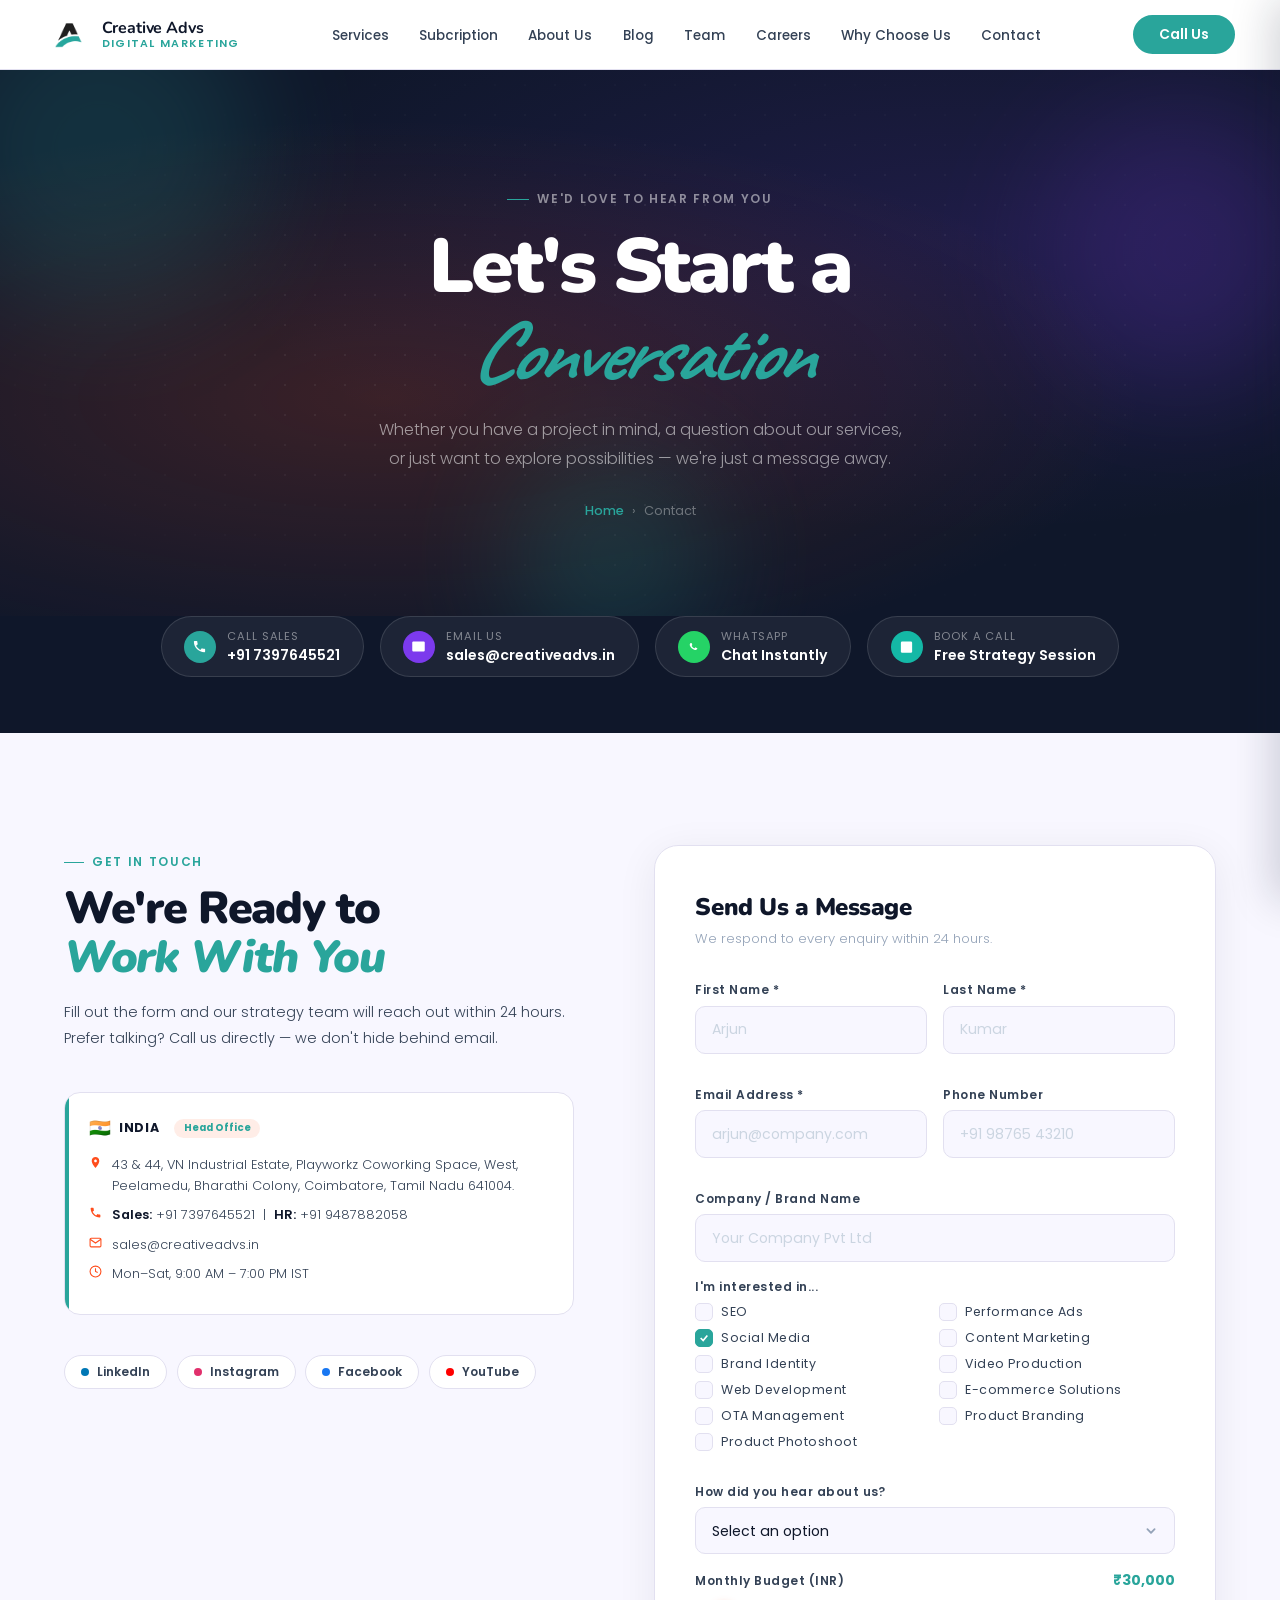
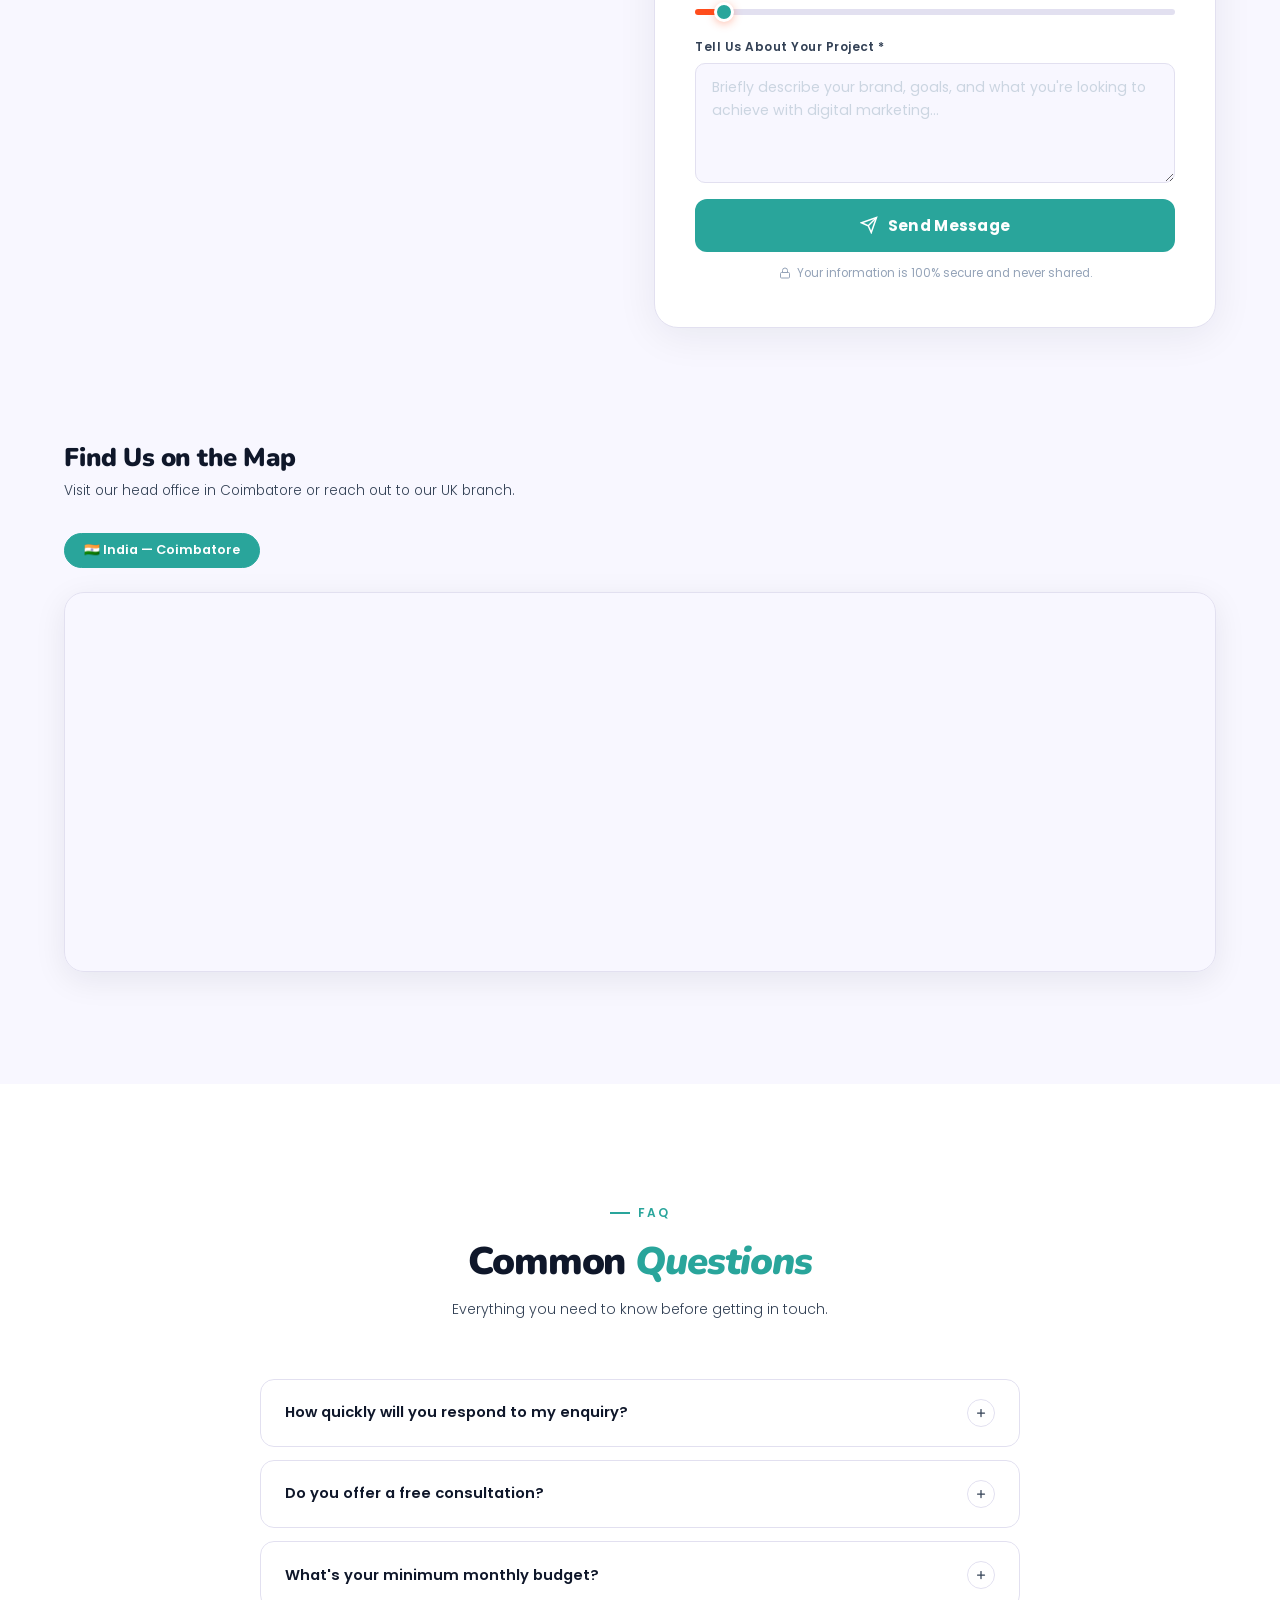
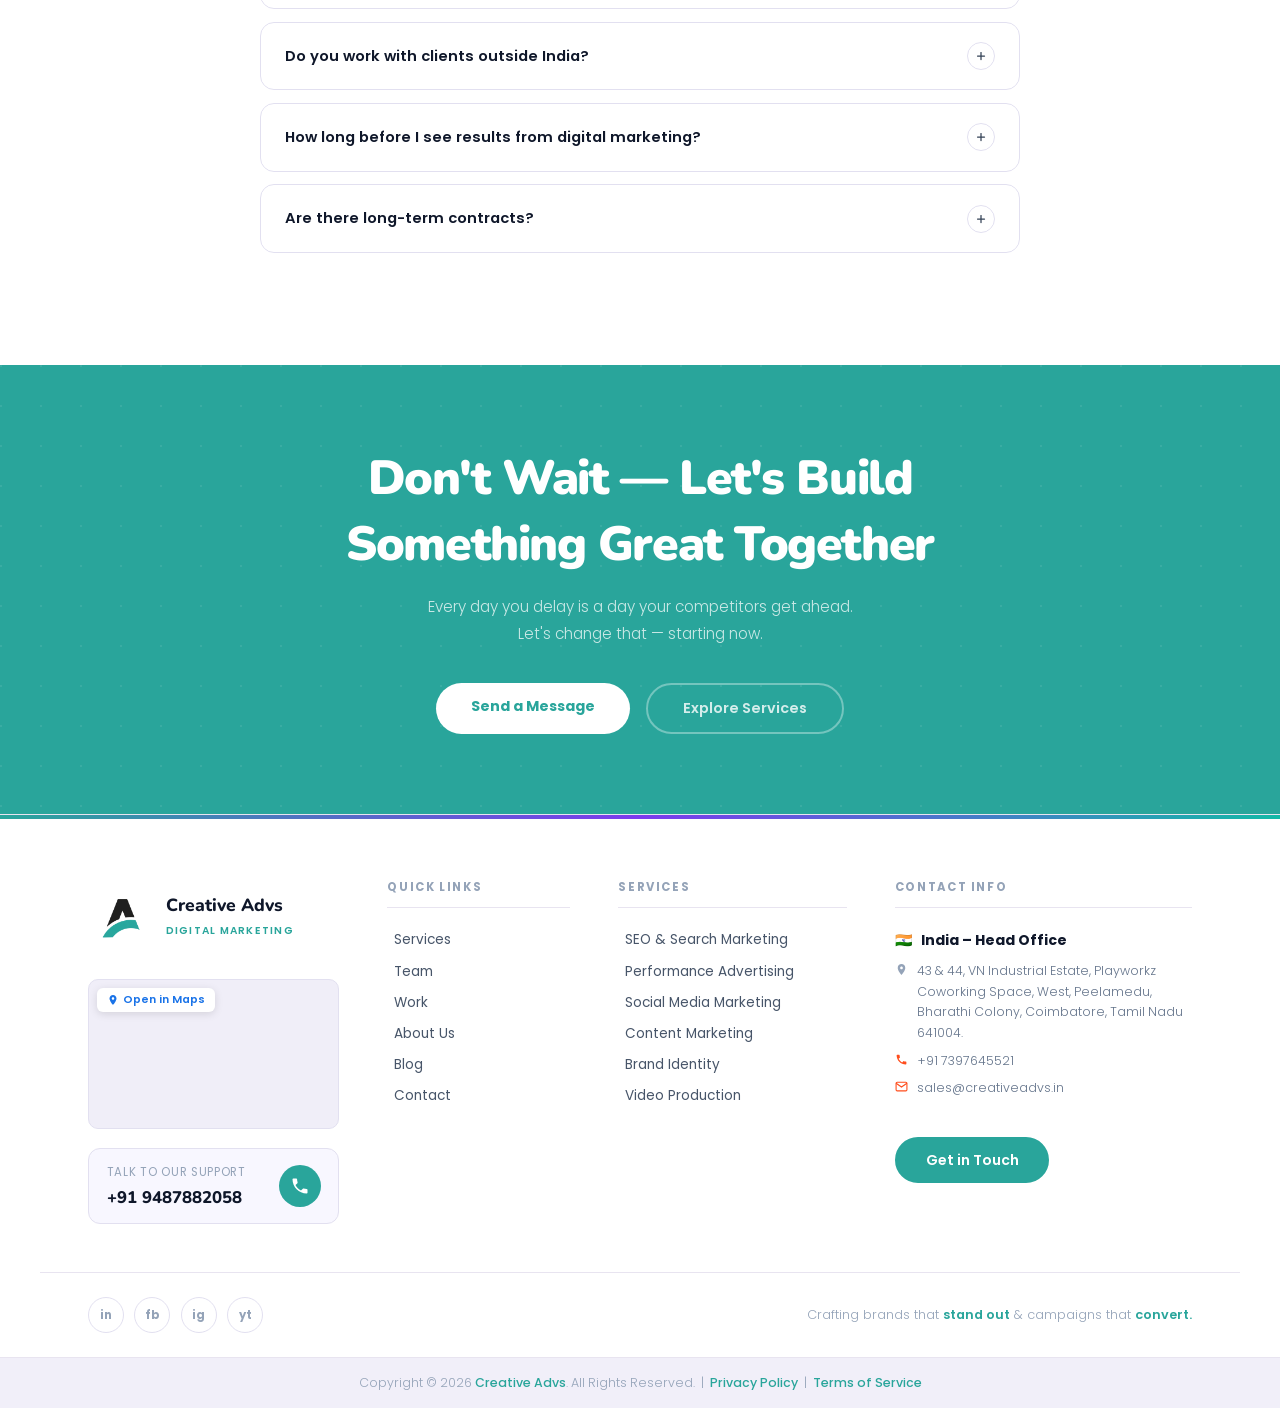
<file: contact/contact.html>
<!DOCTYPE html>
<html lang="en">
<head>
<meta charset="UTF-8">
<meta name="viewport" content="width=device-width, initial-scale=1.0">
<title>Contact Us — Creative Advs | Digital Marketing Agency</title>
<link rel="icon" type="image/png" href="/assets/logo.png">
<link href="https://fonts.googleapis.com/css2?family=Caveat:wght@600;700&family=Nunito:ital,wght@0,400;0,600;0,700;0,800;1,400&family=Poppins:wght@300;400;500;600;700&display=swap" rel="stylesheet">
<link rel="stylesheet" href="contactstyle.css">
</head>
<body>

  <!-- Sidebar
<button  class="get-quote">Get Quote</button>-->


<!-- NAVBAR -->
  <!-- NAVBAR -->
<nav>
    <a href="../index.html" class="logo-wrap">
        <img src="../assets/logo.png" alt="logo" class="logo-img" width="48" height="48">
        <div class="logo-text-block">
            <span class="l1">Creative Advs</span>
            <span class="l2">Digital Marketing</span>
        </div>
    </a>

    <ul class="nav-links" id="navLinks">
        <li><a href="/service/service.html">Services</a></li>
        <li><a href="/service/service.html#pricing">Subcription</a></li>
        <li><a href="/about/about.html">About Us</a></li>
        <li><a href="/blog/blog.html">Blog</a></li>
        <li><a href="/team/team.html">Team</a></li>
        <li><a href="/career/career.html">Careers</a></li>
        <li><a href="/about/about.html#whyus">Why Choose Us</a></li>
        <li><a href="/contact/contact.html">Contact</a></li> 
    </ul>

    <div class="nav-actions">
        <a href="tel:+919876543210" class="btn-pill hide-mobile">Call Us</a>
        <div class="menu-toggle" id="mobile-menu">
            <span class="bar"></span>
            <span class="bar"></span>
            <span class="bar"></span>
        </div>
    </div>
</nav>

<!-- ══════════════════════════════════════════
     PASTE THIS BLOCK RIGHT AFTER </nav> in index.html
     ══════════════════════════════════════════ -->

<!-- MOBILE OVERLAY (backdrop) -->
<div class="mobile-overlay" id="mobileOverlay"></div>

<!-- MOBILE DRAWER (slides in from right) -->
<div class="mobile-drawer" id="mobileDrawer" role="dialog" aria-label="Navigation menu">

  <!-- Header -->
  <div class="drawer-header">
    <a href="/index.html" class="drawer-logo">
      <img src="/assets/logo.png" alt="Creative Advs logo" width="36" height="36">
      <div class="drawer-logo-text">
        <span class="dl1">Creative Advs</span>
        <span class="dl2">Digital Marketing</span>
      </div>
    </a>
    <button class="drawer-close" id="drawerClose" aria-label="Close menu">
      <svg viewBox="0 0 24 24">
        <line x1="18" y1="6" x2="6" y2="18"/>
        <line x1="6" y1="6" x2="18" y2="18"/>
      </svg>
    </button>
  </div>

  <!-- Nav links -->
  <nav class="drawer-nav" aria-label="Mobile navigation">
    <div class="drawer-section-label">Navigation</div>
    <a href="/service/service.html">Services <span class="dn-arrow">›</span></a>
    <a href="/portfolio/portfolio.html">Work <span class="dn-arrow">›</span></a>
    <a href="/about/about.html">About Us <span class="dn-arrow">›</span></a>
    <a href="/blog/blog.html">Blog <span class="dn-arrow">›</span></a>
    <div class="drawer-divider"></div>
    <div class="drawer-section-label">More</div>
    <a href="/team/team.html">Team <span class="dn-arrow">›</span></a>
    <a href="/career/career.html">Careers <span class="dn-arrow">›</span></a>
    <a href="/testimonial/testimonial.html">Testimonials <span class="dn-arrow">›</span></a>
    <a href="/contact/contact.html">Contact <span class="dn-arrow">›</span></a>
  </nav>

  <!-- CTA buttons -->
  <div class="drawer-ctas">
    <a href="/contact/contact.html" class="drawer-btn-primary">📞 Contact Us</a>
    <a href="/contact/contact.html" class="drawer-btn-outline">Get a Free Quote</a>
  </div>

  <!-- Contact info -->
  <div class="drawer-contact">
    <a href="tel:+917397645521" class="drawer-contact-item">
      <div class="dci-icon" style="background:rgba(41,165,155,0.1)">
        <svg viewBox="0 0 24 24" fill="#29A59B">
          <path d="M6.6 10.8c1.4 2.8 3.8 5.1 6.6 6.6l2.2-2.2c.3-.3.7-.4 1-.2 1.1.4 2.3.6 3.6.6.6 0 1 .4 1 1V20c0 .6-.4 1-1 1-9.4 0-17-7.6-17-17 0-.6.4-1 1-1h3.5c.6 0 1 .4 1 1 0 1.3.2 2.5.6 3.6.1.3 0 .7-.2 1L6.6 10.8z"/>
        </svg>
      </div>
      +91 7397645521
    </a>
    <a href="mailto:sales@creativeadvs.in" class="drawer-contact-item">
      <div class="dci-icon" style="background:rgba(124,58,237,0.1)">
        <svg viewBox="0 0 24 24" fill="none" stroke="#7C3AED" stroke-width="2">
          <path d="M4 4h16c1.1 0 2 .9 2 2v12c0 1.1-.9 2-2 2H4c-1.1 0-2-.9-2-2V6c0-1.1.9-2 2-2z"/>
          <polyline points="22,6 12,13 2,6"/>
        </svg>
      </div>
      sales@creativeadvs.in
    </a>
  </div>

  <!-- Social icons -->
  <div class="drawer-social">
    <a href="#" class="drawer-soc" aria-label="LinkedIn">in</a>
    <a href="#" class="drawer-soc" aria-label="Facebook">fb</a>
    <a href="#" class="drawer-soc" aria-label="Twitter">tw</a>
    <a href="#" class="drawer-soc" aria-label="Instagram">ig</a>
    <a href="#" class="drawer-soc" aria-label="YouTube">yt</a>
  </div>

</div>
<!-- ══ END MOBILE DRAWER ══ -->

<!-- ════════ HERO ════════ -->
<section class="page-hero">
  <div class="hero-shapes">
    <div class="hs hs-1"></div>
    <div class="hs hs-2"></div>
    <div class="hs hs-3"></div>
  </div>
  <div class="hero-inner">
    <div class="hero-tag reveal">We'd Love to Hear From You</div>
    <h1 class="reveal rd1">Let's Start a <em>Conversation</em></h1>
    <p class="reveal rd2">Whether you have a project in mind, a question about our services, or just want to explore possibilities — we're just a message away.</p>
    <div class="breadcrumb reveal rd3">
      <a href="creative-advs-replica.html">Home</a>
      <span>›</span><span>Contact</span>
    </div>
  </div>
</section>

<!-- ════════ QUICK CONTACT PILLS ════════ -->
<div class="quick-pills">
  <a href="tel:+919876543210" class="q-pill reveal">
    <div class="q-pill-icon" style="background:var(--accent)">
      <svg viewBox="0 0 24 24"><path d="M6.6 10.8c1.4 2.8 3.8 5.1 6.6 6.6l2.2-2.2c.3-.3.7-.4 1-.2 1.1.4 2.3.6 3.6.6.6 0 1 .4 1 1V20c0 .6-.4 1-1 1-9.4 0-17-7.6-17-17 0-.6.4-1 1-1h3.5c.6 0 1 .4 1 1 0 1.3.2 2.5.6 3.6.1.3 0 .7-.2 1L6.6 10.8z"/></svg>
    </div>
    <div>
      <div class="q-pill-label">Call Sales</div>
      <div class="q-pill-value">+91 7397645521</div>
    </div>
  </a>
  <a href="mailto:sales@creativeadvs.in" class="q-pill reveal rd1">
    <div class="q-pill-icon" style="background:var(--accent2)">
      <svg viewBox="0 0 24 24"><path d="M4 4h16c1.1 0 2 .9 2 2v12c0 1.1-.9 2-2 2H4c-1.1 0-2-.9-2-2V6c0-1.1.9-2 2-2z"/><polyline points="22,6 12,13 2,6"/></svg>
    </div>
    <div>
      <div class="q-pill-label">Email Us</div>
      <div class="q-pill-value">sales@creativeadvs.in</div>
    </div>
  </a>
  <a href="https://wa.me/917397645521" class="q-pill reveal rd2">
    <div class="q-pill-icon" style="background:#25D366">
      <svg viewBox="0 0 24 24"><path d="M17.472 14.382c-.297-.149-1.758-.867-2.03-.967-.273-.099-.471-.148-.67.15-.197.297-.767.966-.94 1.164-.173.199-.347.223-.644.075-.297-.15-1.255-.463-2.39-1.475-.883-.788-1.48-1.761-1.653-2.059-.173-.297-.018-.458.13-.606.134-.133.298-.347.446-.52.149-.174.198-.298.298-.497.099-.198.05-.371-.025-.52-.075-.149-.669-1.612-.916-2.207-.242-.579-.487-.5-.669-.51-.173-.008-.371-.01-.57-.01-.198 0-.52.074-.792.372-.272.297-1.04 1.016-1.04 2.479 0 1.462 1.065 2.875 1.213 3.074.149.198 2.096 3.2 5.077 4.487.709.306 1.262.489 1.694.625.712.227 1.36.195 1.871.118.571-.085 1.758-.719 2.006-1.413.248-.694.248-1.289.173-1.413z"/></svg>
    </div>
    <div>
      <div class="q-pill-label">WhatsApp</div>
      <div class="q-pill-value">Chat Instantly</div>
    </div>
  </a>
  <a href="#" class="q-pill reveal rd3">
    <div class="q-pill-icon" style="background:var(--teal)">
      <svg viewBox="0 0 24 24"><rect x="3" y="4" width="18" height="18" rx="2"/><line x1="16" y1="2" x2="16" y2="6"/><line x1="8" y1="2" x2="8" y2="6"/><line x1="3" y1="10" x2="21" y2="10"/></svg>
    </div>
    <div>
      <div class="q-pill-label">Book a Call</div>
      <div class="q-pill-value">Free Strategy Session</div>
    </div>
  </a>
</div>

<!-- ════════ MAIN CONTACT SECTION ════════ -->
<section class="contact-main">
  <div class="contact-main-inner">

    <!-- LEFT INFO -->
    <div class="contact-info">
      <div class="section-tag reveal">Get in Touch</div>
      <h2 class="reveal rd1">We're Ready to<br><em>Work With You</em></h2>
      <p class="reveal rd2">Fill out the form and our strategy team will reach out within 24 hours. Prefer talking? Call us directly — we don't hide behind email.</p>

      <!-- Office Cards -->
      <div class="office-cards reveal rd2">

        <!-- India HQ -->
        <div class="office-card" style="--card-color: var(--accent)">
          <div class="office-flag-row">
            <span class="office-flag">🇮🇳</span>
            <span class="office-country">India</span>
            <span class="office-badge badge-hq">Head Office</span>
          </div>
          <div class="office-detail-row">
            <svg viewBox="0 0 24 24" fill="#FF4D1C"><path d="M12 2C8.13 2 5 5.13 5 9c0 5.25 7 13 7 13s7-7.75 7-13c0-3.87-3.13-7-7-7zm0 9.5c-1.38 0-2.5-1.12-2.5-2.5s1.12-2.5 2.5-2.5 2.5 1.12 2.5 2.5-1.12 2.5-2.5 2.5z"/></svg>
            <span>43 & 44, VN Industrial Estate, Playworkz Coworking Space, West, Peelamedu, Bharathi Colony, Coimbatore, Tamil Nadu 641004.</span>
          </div>
          <div class="office-detail-row">
            <svg viewBox="0 0 24 24" fill="#FF4D1C"><path d="M6.6 10.8c1.4 2.8 3.8 5.1 6.6 6.6l2.2-2.2c.3-.3.7-.4 1-.2 1.1.4 2.3.6 3.6.6.6 0 1 .4 1 1V20c0 .6-.4 1-1 1-9.4 0-17-7.6-17-17 0-.6.4-1 1-1h3.5c.6 0 1 .4 1 1 0 1.3.2 2.5.6 3.6.1.3 0 .7-.2 1L6.6 10.8z"/></svg>
            <span><span class="hl">Sales:</span> <a href="tel:+917397645521">+91 7397645521</a> &nbsp;|&nbsp; <span class="hl">HR:</span> <a href="tel:+918838125555">+91 9487882058</a></span>
          </div>
          <div class="office-detail-row">
            <svg viewBox="0 0 24 24" fill="none" stroke="#FF4D1C" stroke-width="2"><path d="M4 4h16c1.1 0 2 .9 2 2v12c0 1.1-.9 2-2 2H4c-1.1 0-2-.9-2-2V6c0-1.1.9-2 2-2z"/><polyline points="22,6 12,13 2,6"/></svg>
            <a href="mailto:sales@creativeadvs.in">sales@creativeadvs.in</a>
          </div>
          <div class="office-detail-row">
            <svg viewBox="0 0 24 24" fill="none" stroke="#FF4D1C" stroke-width="2"><circle cx="12" cy="12" r="10"/><polyline points="12 6 12 12 16 14"/></svg>
            <span>Mon–Sat, 9:00 AM – 7:00 PM IST</span>
          </div>
        </div>

      </div>

      <!-- Social links -->
      <div class="contact-socials reveal rd3">
        <a href="https://in.linkedin.com/company/creative-advs-private-limited" class="c-soc soc-li" target="_blank">
          <div class="c-soc-dot" style="background:#0077B5"></div>LinkedIn
        </a>
        <a href="" class="c-soc soc-ig" target="_blank">
          <div class="c-soc-dot" style="background:#E1306C"></div>Instagram
        </a>
        <a href="https://www.instagram.com/creativeadvs/" class="c-soc soc-fb" target="_blank">
          <div class="c-soc-dot" style="background:#1877F2"></div>Facebook
        </a>
        <a href="#" class="c-soc soc-yt">
          <div class="c-soc-dot" style="background:#FF0000"></div>YouTube
        </a>
      </div>
    </div>

    <!-- RIGHT FORM -->
    <div id="contact-form" class="contact-form-card reveal rd2">
      <div id="form-body">
        <div class="form-header">
          <h3>Send Us a Message</h3>
          <p>We respond to every enquiry within 24 hours.</p>
        </div>

        <form id="contactForm" novalidate>
          <div class="form-row">
            <div class="form-group">
              <label>First Name *</label>
              <input type="text" placeholder="Arjun" required>
            </div>
            <div class="form-group">
              <label>Last Name *</label>
              <input type="text" placeholder="Kumar" required>
            </div>
          </div>

          <div class="form-row">
            <div class="form-group">
              <label>Email Address *</label>
              <input type="email" placeholder="arjun@company.com" required>
            </div>
            <div class="form-group">
              <label>Phone Number</label>
              <input type="tel" placeholder="+91 98765 43210">
            </div>
          </div>

          <div class="form-group">
            <label>Company / Brand Name</label>
            <input type="text" placeholder="Your Company Pvt Ltd">
          </div>

          <div class="form-group">
            <label>I'm interested in...</label>
            <div class="services-check-grid">
              <label class="svc-check-item">
                <input type="checkbox">
                <div class="svc-check-box"><svg viewBox="0 0 12 12" fill="none" stroke="#fff" stroke-width="2"><polyline points="2,6 5,9 10,3"/></svg></div>
                <span class="svc-check-label">SEO</span>
              </label>
              <label class="svc-check-item">
                <input type="checkbox">
                <div class="svc-check-box"><svg viewBox="0 0 12 12" fill="none" stroke="#fff" stroke-width="2"><polyline points="2,6 5,9 10,3"/></svg></div>
                <span class="svc-check-label">Performance Ads</span>
              </label>
              <label class="svc-check-item">
                <input type="checkbox" checked>
                <div class="svc-check-box"><svg viewBox="0 0 12 12" fill="none" stroke="#fff" stroke-width="2"><polyline points="2,6 5,9 10,3"/></svg></div>
                <span class="svc-check-label">Social Media</span>
              </label>
              <label class="svc-check-item">
                <input type="checkbox">
                <div class="svc-check-box"><svg viewBox="0 0 12 12" fill="none" stroke="#fff" stroke-width="2"><polyline points="2,6 5,9 10,3"/></svg></div>
                <span class="svc-check-label">Content Marketing</span>
              </label>
              <label class="svc-check-item">
                <input type="checkbox">
                <div class="svc-check-box"><svg viewBox="0 0 12 12" fill="none" stroke="#fff" stroke-width="2"><polyline points="2,6 5,9 10,3"/></svg></div>
                <span class="svc-check-label">Brand Identity</span>
              </label>
              <label class="svc-check-item">
                <input type="checkbox">
                <div class="svc-check-box"><svg viewBox="0 0 12 12" fill="none" stroke="#fff" stroke-width="2"><polyline points="2,6 5,9 10,3"/></svg></div>
                <span class="svc-check-label">Video Production</span>
              </label>
              <label class="svc-check-item">
                <input type="checkbox">
                <div class="svc-check-box"><svg viewBox="0 0 12 12" fill="none" stroke="#fff" stroke-width="2"><polyline points="2,6 5,9 10,3"/></svg></div>
                <span class="svc-check-label">Web Development</span>
              </label>
              <label class="svc-check-item">
                <input type="checkbox">
                <div class="svc-check-box"><svg viewBox="0 0 12 12" fill="none" stroke="#fff" stroke-width="2"><polyline points="2,6 5,9 10,3"/></svg></div>
                <span class="svc-check-label">E-commerce Solutions</span>
              </label>  
              <label class="svc-check-item">
                <input type="checkbox">
                <div class="svc-check-box"><svg viewBox="0 0 12 12" fill="none" stroke="#fff" stroke-width="2"><polyline points="2,6 5,9 10,3"/></svg></div>
                <span class="svc-check-label">OTA Management</span>
              </label>
              <label class="svc-check-item">
                <input type="checkbox">
                <div class="svc-check-box"><svg viewBox="0 0 12 12" fill="none" stroke="#fff" stroke-width="2"><polyline points="2,6 5,9 10,3"/></svg></div>
                <span class="svc-check-label">Product Branding</span>
              </label>
              <label class="svc-check-item">
                <input type="checkbox">
                <div class="svc-check-box"><svg viewBox="0 0 12 12" fill="none" stroke="#fff" stroke-width="2"><polyline points="2,6 5,9 10,3"/></svg></div>
                <span class="svc-check-label">Product Photoshoot</span>
              </label>
            </div>
          </div>

          <div class="form-group">
            <label>How did you hear about us?</label>
            <select>
              <option value="" disabled selected>Select an option</option>
              <option>Google Search</option>
              <option>Social Media</option>
              <option>Referral from a friend</option>
              <option>LinkedIn</option>
              <option>Blog / Article</option>
            </select>
          </div>

          <!-- Budget slider -->
          <div class="budget-slider-wrap">
            <div class="budget-labels">
              <label>Monthly Budget (INR)</label>
              <span class="budget-val" id="budgetVal">₹30,000</span>
            </div>
            <input type="range" id="budgetSlider" min="10000" max="500000" step="5000" value="30000">
          </div>

          <div class="form-group">
            <label>Tell Us About Your Project *</label>
            <textarea placeholder="Briefly describe your brand, goals, and what you're looking to achieve with digital marketing..." required></textarea>
          </div>

          <button type="submit" class="form-submit">
            <svg viewBox="0 0 24 24"><line x1="22" y1="2" x2="11" y2="13"/><polygon points="22 2 15 22 11 13 2 9 22 2"/></svg>
            Send Message
          </button>
          <div class="form-note">
            <svg viewBox="0 0 24 24" fill="none" stroke="#94A3B8" stroke-width="2"><rect x="3" y="11" width="18" height="11" rx="2"/><path d="M7 11V7a5 5 0 0110 0v4"/></svg>
            Your information is 100% secure and never shared.
          </div>
        </form>
      </div>

      <!-- Success state -->
      <div class="form-success" id="formSuccess">
        <div class="success-icon">
          <svg viewBox="0 0 48 48" fill="none" stroke="#14B8A6" stroke-width="3">
            <circle cx="24" cy="24" r="20"/>
            <polyline points="16,24 21,30 32,18"/>
          </svg>
        </div>
        <h4>Message Sent! 🎉</h4>
        <p>Thank you for reaching out. Our team will get back to you within 24 hours.</p>
      </div>
    </div>

  </div><!-- /contact-main-inner -->
</section>

<!-- ════════ MAP SECTION ════════ -->
<section class="map-section">
  <div class="map-section-inner">
    <div class="map-header reveal">
      <h3>Find Us on the Map</h3>
      <p>Visit our head office in Coimbatore or reach out to our UK branch.</p>
    </div>
    <div class="map-tabs reveal rd1">
      <div class="map-tab active" onclick="switchMap('india', this)">🇮🇳 India — Coimbatore</div>
    </div>
    <div class="map-container reveal rd2" id="mapContainer">
      <iframe id="mapFrame"
        src="https://www.google.com/maps/embed?pb=!1m18!1m12!1m3!1d3916.2163155792135!2d76.9921456!3d11.024595!2m3!1f0!2f0!3f0!3m2!1i1024!2i768!4f13.1!3m3!1m2!1s0x3ba8597a7fdb535b%3A0xce36bc3e6a134080!2sPlayworkz%20Coworking%20Space!5e0!3m2!1sen!2sin!4v1713300000000!5m2!1sen!2sin"   
     allowfullscreen loading="lazy">
      </iframe>
    </div>
  </div>
</section>

<!-- ════════ FAQ SECTION ════════ -->
<section class="faq-section">
  <div class="faq-inner">
    <div class="faq-header">
      <div class="section-tag reveal" style="justify-content:center">FAQ</div>
      <h2 class="reveal rd1">Common <em>Questions</em></h2>
      <p class="reveal rd2">Everything you need to know before getting in touch.</p>
    </div>
    <div class="faq-list">

      <div class="faq-item reveal">
        <button class="faq-q" onclick="toggleFaq(this)">
          How quickly will you respond to my enquiry?
          <div class="faq-icon"><svg viewBox="0 0 24 24" fill="none" stroke-width="2.5" stroke-linecap="round"><line x1="12" y1="5" x2="12" y2="19"/><line x1="5" y1="12" x2="19" y2="12"/></svg></div>
        </button>
        <div class="faq-a"><div class="faq-a-inner">We respond to all enquiries within 24 hours on business days. For urgent requests, call us directly at +91 98765 43210 or ping us on WhatsApp — we're quick to respond there too.</div></div>
      </div>

      <div class="faq-item reveal rd1">
        <button class="faq-q" onclick="toggleFaq(this)">
          Do you offer a free consultation?
          <div class="faq-icon"><svg viewBox="0 0 24 24" fill="none" stroke-width="2.5" stroke-linecap="round"><line x1="12" y1="5" x2="12" y2="19"/><line x1="5" y1="12" x2="19" y2="12"/></svg></div>
        </button>
        <div class="faq-a"><div class="faq-a-inner">Yes! We offer a free 30-minute strategy call for all new enquiries. No obligations, no sales pressure — just honest advice on what will work best for your brand and goals.</div></div>
      </div>

      <div class="faq-item reveal rd2">
        <button class="faq-q" onclick="toggleFaq(this)">
          What's your minimum monthly budget?
          <div class="faq-icon"><svg viewBox="0 0 24 24" fill="none" stroke-width="2.5" stroke-linecap="round"><line x1="12" y1="5" x2="12" y2="19"/><line x1="5" y1="12" x2="19" y2="12"/></svg></div>
        </button>
        <div class="faq-a"><div class="faq-a-inner">Our Starter plan begins at ₹25,000/month for management fees. Ad spend is separate and depends on your goals. We're transparent about costs from day one — no surprises.</div></div>
      </div>

      <div class="faq-item reveal rd3">
        <button class="faq-q" onclick="toggleFaq(this)">
          Do you work with clients outside India?
          <div class="faq-icon"><svg viewBox="0 0 24 24" fill="none" stroke-width="2.5" stroke-linecap="round"><line x1="12" y1="5" x2="12" y2="19"/><line x1="5" y1="12" x2="19" y2="12"/></svg></div>
        </button>
        <div class="faq-a"><div class="faq-a-inner">Absolutely. We work with clients across India, the UK, UAE, and Southeast Asia. Our UK branch office in Milton Keynes handles European client relationships. Time zone is never a barrier.</div></div>
      </div>

      <div class="faq-item reveal rd4">
        <button class="faq-q" onclick="toggleFaq(this)">
          How long before I see results from digital marketing?
          <div class="faq-icon"><svg viewBox="0 0 24 24" fill="none" stroke-width="2.5" stroke-linecap="round"><line x1="12" y1="5" x2="12" y2="19"/><line x1="5" y1="12" x2="19" y2="12"/></svg></div>
        </button>
        <div class="faq-a"><div class="faq-a-inner">Paid campaigns typically show measurable results within 2–4 weeks. SEO is a 3–6 month investment that compounds over time. Social media growth depends on the starting point, but most clients see a 30–50% engagement lift within 60 days.</div></div>
      </div>

      <div class="faq-item reveal rd5">
        <button class="faq-q" onclick="toggleFaq(this)">
          Are there long-term contracts?
          <div class="faq-icon"><svg viewBox="0 0 24 24" fill="none" stroke-width="2.5" stroke-linecap="round"><line x1="12" y1="5" x2="12" y2="19"/><line x1="5" y1="12" x2="19" y2="12"/></svg></div>
        </button>
        <div class="faq-a"><div class="faq-a-inner">We offer month-to-month arrangements after an initial 3-month onboarding period. We believe clients should stay because of results, not contracts. Our 98% retention rate speaks for itself.</div></div>
      </div>

    </div>
  </div>
</section>

<!-- ════════ CTA ════════ -->
<section class="cta-band">
  <h2 class="reveal">Don't Wait — Let's Build<br>Something Great Together</h2>
  <p class="reveal rd1">Every day you delay is a day your competitors get ahead. Let's change that — starting now.</p>
  <div class="cta-btns reveal rd2">
    <a href="#contact-form" class="btn-white">Send a Message</a>
    <a href="Services.html" class="btn-ghost">Explore Services</a>
  </div>
</section>

<!-- ════════ FOOTER ════════ -->
<footer class="footer-section">
  <div class="footer-inner">
            <div>
                <a href="#" class="footer-logo-wrap">
                     <img src="/assets/logo.png" alt="logo" class="logo-img" width="68" height="78">
                    <div class="footer-logo-text">
                        <span class="fl1">Creative Advs</span>
                        <span class="fl2">Digital Marketing</span>
                    </div>
                </a>
                <div class="footer-map">
                    <iframe
                        src="https://www.google.com/maps?q=43%20%26%2044%2C%20VN%20Industrial%20Estate%2C%20Playworkz%20Coworking%20Space%2C%20West%2C%20Peelamedu%2C%20Bharathi%20Colony%2C%20Coimbatore%2C%20Tamil%20Nadu%20641004&output=embed"
                        allowfullscreen loading="lazy">
                    </iframe>

                    <a href="https://www.google.com/maps?q=43%20%26%2044%2C%20VN%20Industrial%20Estate%2C%20Playworkz%20Coworking%20Space%2C%20West%2C%20Peelamedu%2C%20Bharathi%20Colony%2C%20Coimbatore%2C%20Tamil%20Nadu%20641004"
                        target="_blank" class="map-badge">

                        <svg width="12" height="12" viewBox="0 0 24 24" fill="#1a73e8">
                            <path
                                d="M12 2C8.13 2 5 5.13 5 9c0 5.25 7 13 7 13s7-7.75 7-13c0-3.87-3.13-7-7-7zm0 9.5c-1.38 0-2.5-1.12-2.5-2.5s1.12-2.5 2.5-2.5 2.5 1.12 2.5 2.5-1.12 2.5-2.5 2.5z" />
                        </svg>

                        Open in Maps
                    </a>
                </div>
                <div class="footer-support-card">
                    <div>
                        <p class="support-label">Talk to our support</p>
                        <p class="support-number">+91 9487882058</p>
                    </div>
                    <div class="support-icon">
                        <svg viewBox="0 0 24 24" fill="#fff">
                            <path
                                d="M6.6 10.8c1.4 2.8 3.8 5.1 6.6 6.6l2.2-2.2c.3-.3.7-.4 1-.2 1.1.4 2.3.6 3.6.6.6 0 1 .4 1 1V20c0 .6-.4 1-1 1-9.4 0-17-7.6-17-17 0-.6.4-1 1-1h3.5c.6 0 1 .4 1 1 0 1.3.2 2.5.6 3.6.1.3 0 .7-.2 1L6.6 10.8z" />
                        </svg>
                    </div>
                </div>
            </div>
    <div class="footer-col-links">
      <h5>Quick Links</h5>
      <ul>
        <li><a href="Services.html">Services</a></li>
        <li><a href="team.html">Team</a></li>
        <li><a href="#">Work</a></li>
        <li><a href="#">About Us</a></li>
        <li><a href="#">Blog</a></li>
        <li><a href="contact.html">Contact</a></li>
      </ul>
    </div>
    <div class="footer-col-links">
      <h5>Services</h5>
      <ul>
        <li><a href="#">SEO & Search Marketing</a></li>
        <li><a href="#">Performance Advertising</a></li>
        <li><a href="#">Social Media Marketing</a></li>
        <li><a href="#">Content Marketing</a></li>
        <li><a href="#">Brand Identity</a></li>
        <li><a href="#">Video Production</a></li>
      </ul>
    </div>
    <div class="footer-col-contact">
      <h5>Contact Info</h5>
      <div class="contact-office">
        <div class="contact-office-title"><span>🇮🇳</span><span>India – Head Office</span></div>
        <div class="f-contact-detail">
          <svg viewBox="0 0 24 24" fill="#94A3B8"><path d="M12 2C8.13 2 5 5.13 5 9c0 5.25 7 13 7 13s7-7.75 7-13c0-3.87-3.13-7-7-7zm0 9.5c-1.38 0-2.5-1.12-2.5-2.5s1.12-2.5 2.5-2.5 2.5 1.12 2.5 2.5-1.12 2.5-2.5 2.5z"/></svg>
              <span>43 & 44, VN Industrial Estate, Playworkz Coworking Space, West, Peelamedu, Bharathi
                            Colony, Coimbatore, Tamil Nadu 641004.</span>
        </div>
        <div class="f-contact-detail">
          <svg viewBox="0 0 24 24" fill="#FF4D1C"><path d="M6.6 10.8c1.4 2.8 3.8 5.1 6.6 6.6l2.2-2.2c.3-.3.7-.4 1-.2 1.1.4 2.3.6 3.6.6.6 0 1 .4 1 1V20c0 .6-.4 1-1 1-9.4 0-17-7.6-17-17 0-.6.4-1 1-1h3.5c.6 0 1 .4 1 1 0 1.3.2 2.5.6 3.6.1.3 0 .7-.2 1L6.6 10.8z"/></svg>
          <a href="tel:+919876543210">+91 7397645521</a>
        </div>
        <div class="f-contact-detail">
          <svg viewBox="0 0 24 24" fill="none" stroke="#FF4D1C" stroke-width="2"><path d="M4 4h16c1.1 0 2 .9 2 2v12c0 1.1-.9 2-2 2H4c-1.1 0-2-.9-2-2V6c0-1.1.9-2 2-2z"/><polyline points="22,6 12,13 2,6"/></svg>
          <a href="mailto:sales@creativeadvs.in">sales@creativeadvs.in</a>
        </div>
      </div>
               <a href="https://wa.me/917397645521?text=Hi%20Creative%20Advs!%20I'm%20interested%20in%20your%20digital%20marketing%20services.%20Can%20we%20chat?" 
                    class="footer-cta-btn" 
                    target="_blank">
                Get in Touch
                </a>
    </div>
  </div>
  <div class="footer-social-row">
    <div class="footer-socials-list">
      <a href="https://in.linkedin.com/company/creative-advs-private-limited" class="footer-soc">in</a>
      <a href="https://www.facebook.com/profile.php?id=100077503988653" class="footer-soc" target="_blank">fb</a>
      <a href="https://www.instagram.com/creativeadvs/" class="footer-soc" target="_blank">ig</a>
      <a href="https://www.youtube.com/@creativeadvs4626" class="footer-soc" target="_blank">yt</a>
    </div>
    <p class="footer-tagline">Crafting brands that <strong>stand out</strong> &amp; campaigns that <strong>convert.</strong></p>
  </div>
  <div class="footer-copyright">
    Copyright © 2026 <a href="#">Creative Advs</a>. All Rights Reserved. &nbsp;|&nbsp;
    <a href="#">Privacy Policy</a> &nbsp;|&nbsp; <a href="#">Terms of Service</a>
  </div>
</footer>

<script src="contactscript.js"></script>
<script src="/script.js"></script>
</body>
</html>
</file>
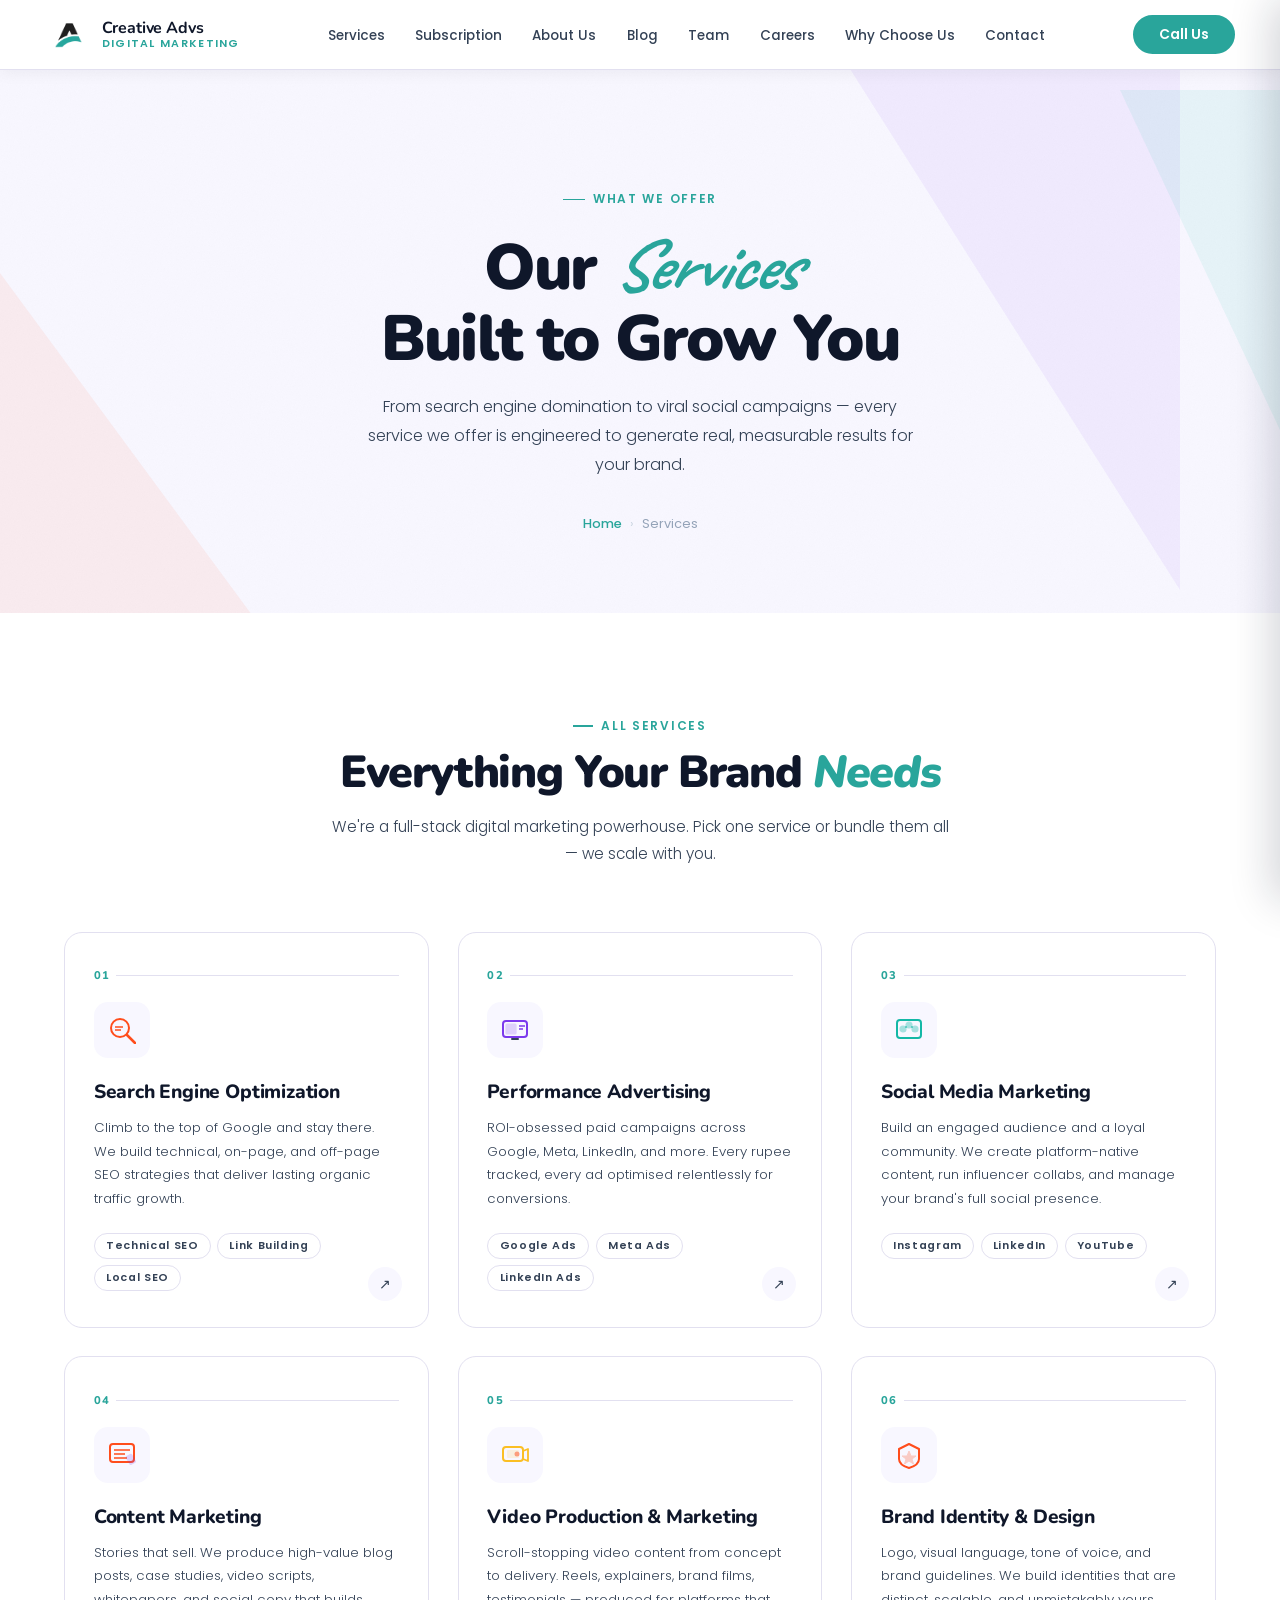
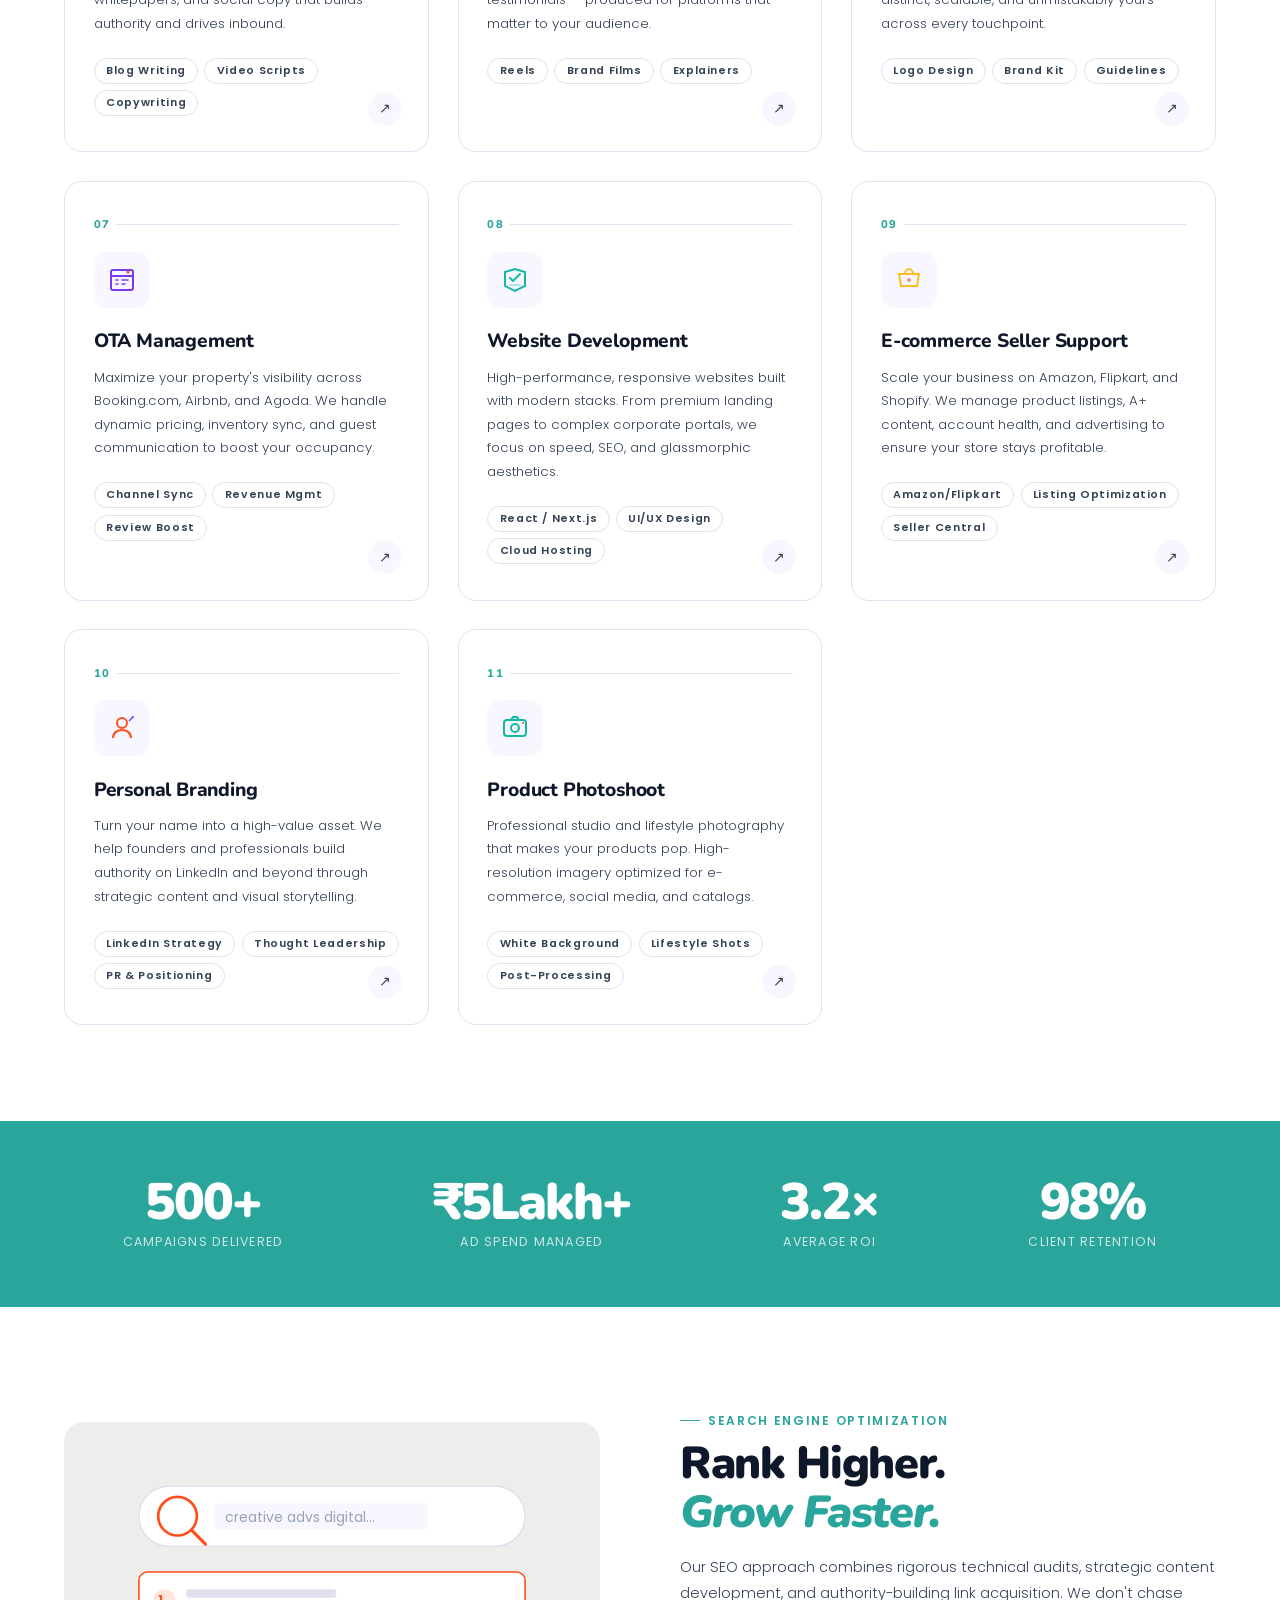
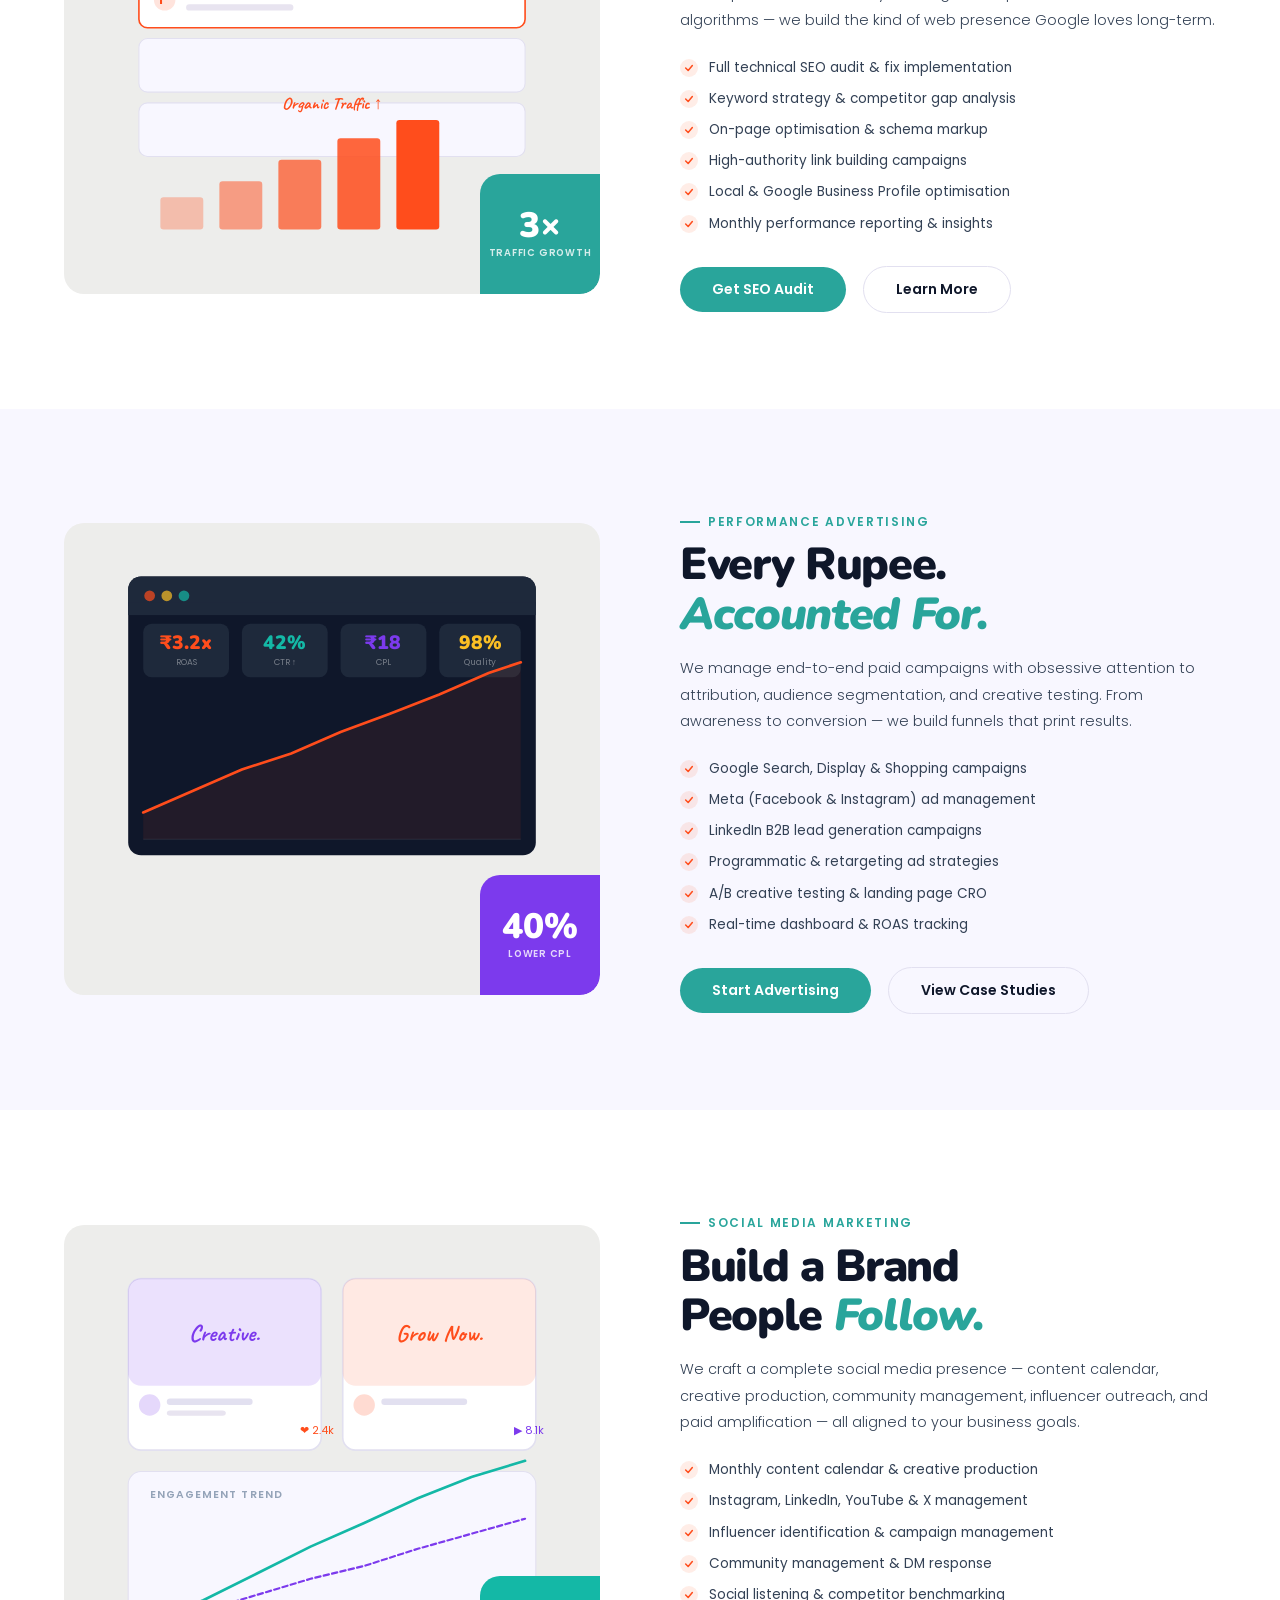
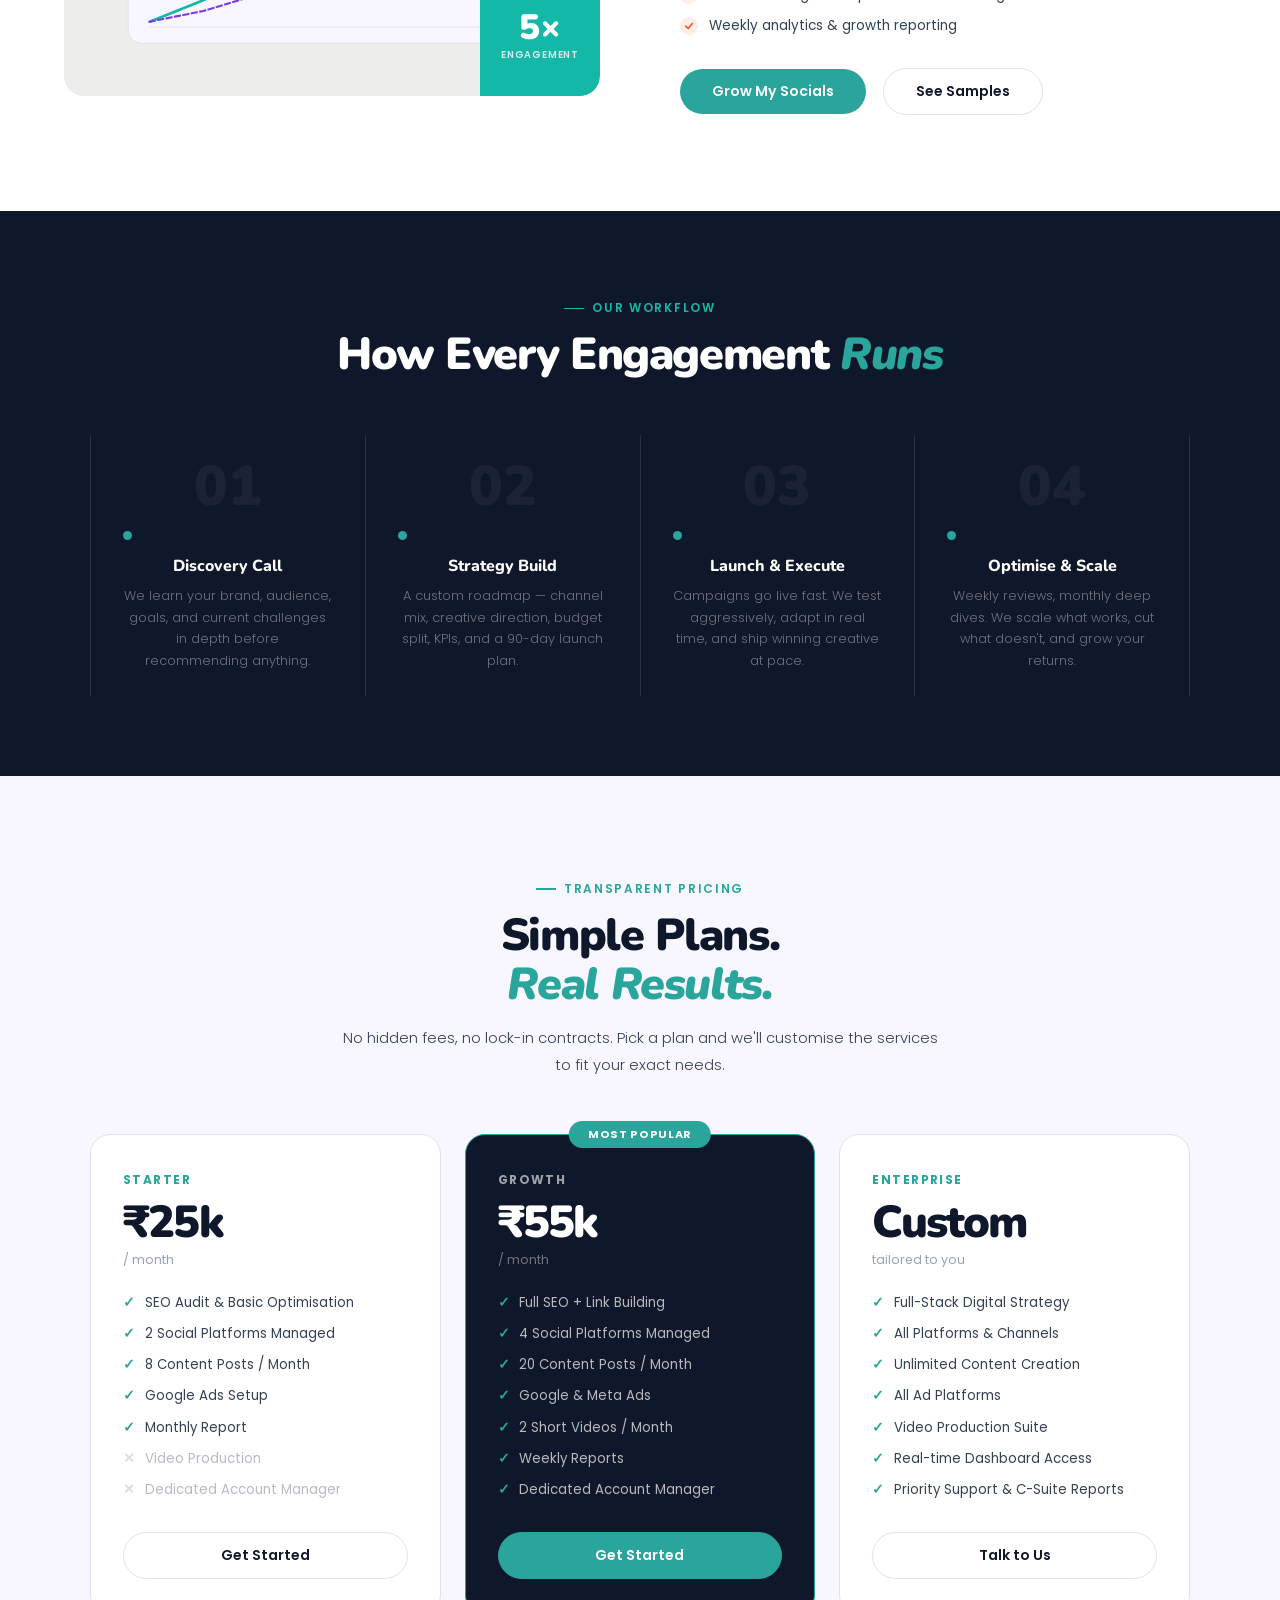
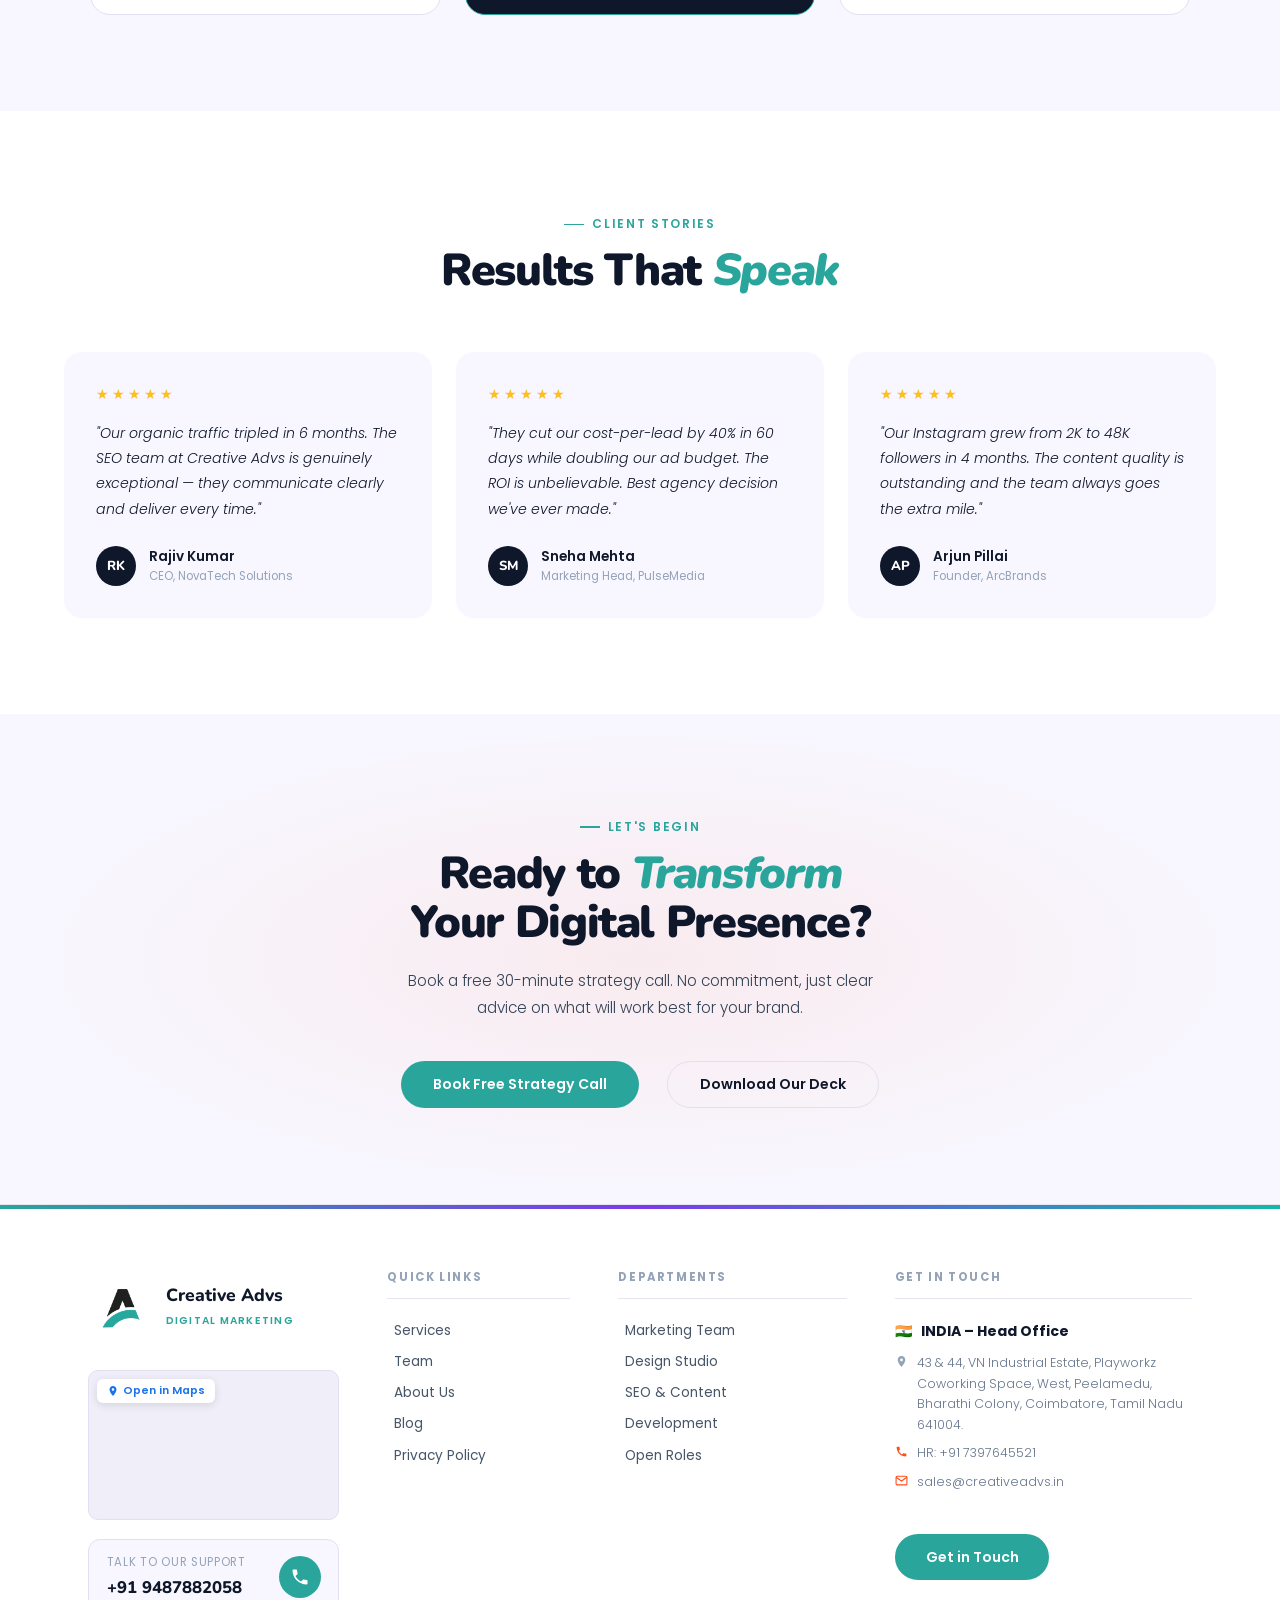
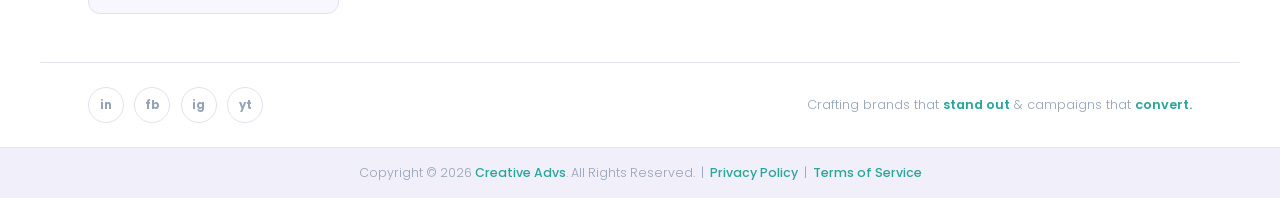
<file: service/service.html>
<!DOCTYPE html>
<html lang="en">

<head>
    <meta charset="UTF-8">
    <meta name="viewport" content="width=device-width, initial-scale=1.0">
    <title>Services — Creative Advs | Digital Marketing Agency</title>
    <link rel="icon" type="image/png" href="../assets/logo.png">
    <link
        href="https://fonts.googleapis.com/css2?family=Caveat:wght@600;700&family=Nunito:ital,wght@0,400;0,600;0,700;0,800;1,400&family=Poppins:wght@400;500;600;700&display=swap"
        rel="stylesheet">
    <link rel="stylesheet" href="servicestyle.css">
</head>

<body>

    <!-- Get Quote sidebar 
    <div class="get-quote">Get Quote</div>-->


    <!-- NAVBAR -->
      <!-- NAVBAR -->
<nav>
    <a href="../index.html" class="logo-wrap">
        <img src="../assets/logo.png" alt="logo" class="logo-img" width="48" height="48">
        <div class="logo-text-block">
            <span class="l1">Creative Advs</span>
            <span class="l2">Digital Marketing</span>
        </div>
    </a>

    <ul class="nav-links" id="navLinks">
        <li><a href="">Services</a></li>
        <li><a href="#pricing">Subscription</a></li>
        <li><a href="../about/about.html">About Us</a></li>
        <li><a href="../blog/blog.html">Blog</a></li>
        <li><a href="../team/team.html">Team</a></li>
        <li><a href="../career/career.html">Careers</a></li>
        <li><a href="../about/about.html#whyus">Why Choose Us</a></li>
        <li><a href="../contact/contact.html">Contact</a></li> 
    </ul>

    <div class="nav-actions">
        <a href="tel:+919876543210" class="btn-pill hide-mobile">Call Us</a>
        <div class="menu-toggle" id="mobile-menu">
            <span class="bar"></span>
            <span class="bar"></span>
            <span class="bar"></span>
        </div>
    </div>
</nav>

<!-- ══════════════════════════════════════════
     PASTE THIS BLOCK RIGHT AFTER </nav> in index.html
     ══════════════════════════════════════════ -->

<!-- MOBILE OVERLAY (backdrop) -->
<div class="mobile-overlay" id="mobileOverlay"></div>

<!-- MOBILE DRAWER (slides in from right) -->
<div class="mobile-drawer" id="mobileDrawer" role="dialog" aria-label="Navigation menu">

  <!-- Header -->
  <div class="drawer-header">
    <a href="/index.html" class="drawer-logo">
      <img src="/assets/logo.png" alt="Creative Advs logo" width="36" height="36">
      <div class="drawer-logo-text">
        <span class="dl1">Creative Advs</span>
        <span class="dl2">Digital Marketing</span>
      </div>
    </a>
    <button class="drawer-close" id="drawerClose" aria-label="Close menu">
      <svg viewBox="0 0 24 24">
        <line x1="18" y1="6" x2="6" y2="18"/>
        <line x1="6" y1="6" x2="18" y2="18"/>
      </svg>
    </button>
  </div>

  <!-- Nav links -->
  <nav class="drawer-nav" aria-label="Mobile navigation">
    <div class="drawer-section-label">Navigation</div>
    <a href="/service/service.html">Services <span class="dn-arrow">›</span></a>
    <a href="/portfolio/portfolio.html">Work <span class="dn-arrow">›</span></a>
    <a href="/about/about.html">About Us <span class="dn-arrow">›</span></a>
    <a href="/blog/blog.html">Blog <span class="dn-arrow">›</span></a>
    <div class="drawer-divider"></div>
    <div class="drawer-section-label">More</div>
    <a href="/team/team.html">Team <span class="dn-arrow">›</span></a>
    <a href="/career/career.html">Careers <span class="dn-arrow">›</span></a>
    <a href="/testimonial/testimonial.html">Testimonials <span class="dn-arrow">›</span></a>
    <a href="/contact/contact.html">Contact <span class="dn-arrow">›</span></a>
  </nav>

  <!-- CTA buttons -->
  <div class="drawer-ctas">
    <a href="contact/contact.html" class="drawer-btn-primary">📞 Contact Us</a>
    <a href="contact/contact.html" class="drawer-btn-outline">Get a Free Quote</a>
  </div>

  <!-- Contact info -->
  <div class="drawer-contact">
    <a href="tel:+917397645521" class="drawer-contact-item">
      <div class="dci-icon" style="background:rgba(41,165,155,0.1)">
        <svg viewBox="0 0 24 24" fill="#29A59B">
          <path d="M6.6 10.8c1.4 2.8 3.8 5.1 6.6 6.6l2.2-2.2c.3-.3.7-.4 1-.2 1.1.4 2.3.6 3.6.6.6 0 1 .4 1 1V20c0 .6-.4 1-1 1-9.4 0-17-7.6-17-17 0-.6.4-1 1-1h3.5c.6 0 1 .4 1 1 0 1.3.2 2.5.6 3.6.1.3 0 .7-.2 1L6.6 10.8z"/>
        </svg>
      </div>
      +91 7397645521
    </a>
    <a href="mailto:sales@creativeadvs.in" class="drawer-contact-item">
      <div class="dci-icon" style="background:rgba(124,58,237,0.1)">
        <svg viewBox="0 0 24 24" fill="none" stroke="#7C3AED" stroke-width="2">
          <path d="M4 4h16c1.1 0 2 .9 2 2v12c0 1.1-.9 2-2 2H4c-1.1 0-2-.9-2-2V6c0-1.1.9-2 2-2z"/>
          <polyline points="22,6 12,13 2,6"/>
        </svg>
      </div>
      sales@creativeadvs.in
    </a>
  </div>

  <!-- Social icons -->
  <div class="drawer-social">
    <a href="#" class="drawer-soc" aria-label="LinkedIn">in</a>
    <a href="#" class="drawer-soc" aria-label="Facebook">fb</a>
    <a href="#" class="drawer-soc" aria-label="Twitter">tw</a>
    <a href="#" class="drawer-soc" aria-label="Instagram">ig</a>
    <a href="#" class="drawer-soc" aria-label="YouTube">yt</a>
  </div>

</div>
<!-- ══ END MOBILE DRAWER ══ -->

    <!-- PAGE HERO -->
    <section class="page-hero">
        <div class="hero-shape-1"></div>
        <div class="hero-shape-2"></div>
        <div class="hero-shape-3"></div>
        <div class="page-hero-inner">
            <div class="page-hero-tag reveal">What We Offer</div>
            <h1 class="reveal reveal-delay-1">Our <em>Services</em><br>Built to Grow You</h1>
            <p class="reveal reveal-delay-2">From search engine domination to viral social campaigns — every service we
                offer is engineered to generate real, measurable results for your brand.</p>
            <div class="breadcrumb reveal reveal-delay-3">
                <a href="/index.html">Home</a>
                <span class="breadcrumb-sep">›</span>
                <span>Services</span>
            </div>
        </div>
    </section>

    <!-- SERVICES OVERVIEW GRID -->
    <section class="services-overview">
        <div class="services-overview-header">
            <div class="section-tag reveal">All Services</div>
            <h2 class="section-h2 reveal reveal-delay-1">Everything Your Brand <em>Needs</em></h2>
            <p class="reveal reveal-delay-2">We're a full-stack digital marketing powerhouse. Pick one service or bundle
                them all — we scale with you.</p>
        </div>

        <div class="services-main-grid">

            <!-- 1 -->
            <div class="svc-card reveal">
                <div class="svc-card-num">01</div>
                <div class="svc-card-icon-wrap">
                    <svg width="28" height="28" viewBox="0 0 28 28" fill="none">
                        <circle cx="12" cy="12" r="9" stroke="#FF4D1C" stroke-width="2" />
                        <line x1="19" y1="19" x2="27" y2="27" stroke="#FF4D1C" stroke-width="2.5"
                            stroke-linecap="round" />
                        <line x1="7" y1="11" x2="15" y2="11" stroke="#FF4D1C" stroke-width="1.5" />
                        <line x1="7" y1="14" x2="13" y2="14" stroke="#FF4D1C" stroke-width="1.5" />
                    </svg>
                </div>
                <h3>Search Engine Optimization</h3>
                <p>Climb to the top of Google and stay there. We build technical, on-page, and off-page SEO strategies
                    that deliver lasting organic traffic growth.</p>
                <div class="svc-card-tags">
                    <span class="svc-tag">Technical SEO</span>
                    <span class="svc-tag">Link Building</span>
                    <span class="svc-tag">Local SEO</span>
                </div>
                <div class="svc-card-arrow">↗</div>
            </div>

            <!-- 2 -->
            <div class="svc-card reveal reveal-delay-1">
                <div class="svc-card-num">02</div>
                <div class="svc-card-icon-wrap">
                    <svg width="28" height="28" viewBox="0 0 28 28" fill="none">
                        <rect x="2" y="5" width="24" height="16" rx="3" stroke="#7C3AED" stroke-width="2" />
                        <rect x="5" y="8" width="10" height="10" rx="1" fill="#7C3AED" opacity="0.2" stroke="#7C3AED"
                            stroke-width="1.2" />
                        <line x1="18" y1="10" x2="24" y2="10" stroke="#7C3AED" stroke-width="1.5" />
                        <line x1="18" y1="13" x2="22" y2="13" stroke="#7C3AED" stroke-width="1.5" />
                        <line x1="11" y1="23" x2="17" y2="23" stroke="#334155" stroke-width="2"
                            stroke-linecap="round" />
                    </svg>
                </div>
                <h3>Performance Advertising</h3>
                <p>ROI-obsessed paid campaigns across Google, Meta, LinkedIn, and more. Every rupee tracked, every ad
                    optimised relentlessly for conversions.</p>
                <div class="svc-card-tags">
                    <span class="svc-tag">Google Ads</span>
                    <span class="svc-tag">Meta Ads</span>
                    <span class="svc-tag">LinkedIn Ads</span>
                </div>
                <div class="svc-card-arrow">↗</div>
            </div>

            <!-- 3 -->
            <div class="svc-card reveal reveal-delay-2">
                <div class="svc-card-num">03</div>
                <div class="svc-card-icon-wrap">
                    <svg width="28" height="28" viewBox="0 0 28 28" fill="none">
                        <rect x="2" y="4" width="24" height="18" rx="3" stroke="#14B8A6" stroke-width="2" />
                        <circle cx="8" cy="13" r="3" fill="#14B8A6" opacity="0.35" stroke="#14B8A6"
                            stroke-width="1.2" />
                        <circle cx="14" cy="9" r="3" fill="#14B8A6" opacity="0.35" stroke="#14B8A6"
                            stroke-width="1.2" />
                        <circle cx="20" cy="13" r="3" fill="#14B8A6" opacity="0.35" stroke="#14B8A6"
                            stroke-width="1.2" />
                        <line x1="10.5" y1="11.5" x2="11.5" y2="10.5" stroke="#14B8A6" stroke-width="1.2" />
                        <line x1="16.5" y1="10.5" x2="17.5" y2="11.5" stroke="#14B8A6" stroke-width="1.2" />
                    </svg>
                </div>
                <h3>Social Media Marketing</h3>
                <p>Build an engaged audience and a loyal community. We create platform-native content, run influencer
                    collabs, and manage your brand's full social presence.</p>
                <div class="svc-card-tags">
                    <span class="svc-tag">Instagram</span>
                    <span class="svc-tag">LinkedIn</span>
                    <span class="svc-tag">YouTube</span>
                </div>
                <div class="svc-card-arrow">↗</div>
            </div>

            <!-- 4 -->
            <div class="svc-card reveal reveal-delay-1">
                <div class="svc-card-num">04</div>
                <div class="svc-card-icon-wrap">
                    <svg width="28" height="28" viewBox="0 0 28 28" fill="none">
                        <rect x="2" y="3" width="24" height="18" rx="3" stroke="#FF4D1C" stroke-width="2" />
                        <line x1="6" y1="9" x2="22" y2="9" stroke="#FF4D1C" stroke-width="1.5" />
                        <line x1="6" y1="13" x2="17" y2="13" stroke="#FF4D1C" stroke-width="1.5" />
                        <line x1="6" y1="17" x2="19" y2="17" stroke="#FF4D1C" stroke-width="1.5" />
                        <rect x="18" y="16" width="6" height="9" rx="1" fill="#7C3AED" opacity="0.2" stroke="#7C3AED"
                            stroke-width="1.2" transform="rotate(-30 18 16)" />
                    </svg>
                </div>
                <h3>Content Marketing</h3>
                <p>Stories that sell. We produce high-value blog posts, case studies, video scripts, whitepapers, and
                    social copy that builds authority and drives inbound.</p>
                <div class="svc-card-tags">
                    <span class="svc-tag">Blog Writing</span>
                    <span class="svc-tag">Video Scripts</span>
                    <span class="svc-tag">Copywriting</span>
                </div>
                <div class="svc-card-arrow">↗</div>
            </div>

            <!-- 5 -->
            <div class="svc-card reveal reveal-delay-2">
                <div class="svc-card-num">05</div>
                <div class="svc-card-icon-wrap">
                    <svg width="28" height="28" viewBox="0 0 28 28" fill="none">
                        <rect x="2" y="6" width="20" height="14" rx="3" stroke="#FBBF24" stroke-width="2" />
                        <rect x="6" y="9" width="12" height="8" rx="1" fill="#FBBF24" opacity="0.15" />
                        <path d="M22 10 L27 8 L27 20 L22 18" fill="none" stroke="#FBBF24" stroke-width="1.8"
                            stroke-linejoin="round" />
                        <circle cx="16" cy="13" r="2.5" fill="#FF4D1C" opacity="0.5" />
                    </svg>
                </div>
                <h3>Video Production &amp; Marketing</h3>
                <p>Scroll-stopping video content from concept to delivery. Reels, explainers, brand films, testimonials
                    — produced for platforms that matter to your audience.</p>
                <div class="svc-card-tags">
                    <span class="svc-tag">Reels</span>
                    <span class="svc-tag">Brand Films</span>
                    <span class="svc-tag">Explainers</span>
                </div>
                <div class="svc-card-arrow">↗</div>
            </div>

            <!-- 6 -->
            <div class="svc-card reveal reveal-delay-3">
                <div class="svc-card-num">06</div>
                <div class="svc-card-icon-wrap">
                    <svg width="28" height="28" viewBox="0 0 28 28" fill="none">
                        <path d="M14 3 L24 8 L24 18 Q24 24 14 27 Q4 24 4 18 L4 8 Z" fill="none" stroke="#FF4D1C"
                            stroke-width="2" stroke-linejoin="round" />
                        <polygon points="14,10 16,15 21,15 17,18 18.5,23 14,20 9.5,23 11,18 7,15 12,15" fill="#FF4D1C"
                            opacity="0.25" stroke="#FF4D1C" stroke-width="1" />
                    </svg>
                </div>
                <h3>Brand Identity &amp; Design</h3>
                <p>Logo, visual language, tone of voice, and brand guidelines. We build identities that are distinct,
                    scalable, and unmistakably yours across every touchpoint.</p>
                <div class="svc-card-tags">
                    <span class="svc-tag">Logo Design</span>
                    <span class="svc-tag">Brand Kit</span>
                    <span class="svc-tag">Guidelines</span>
                </div>
                <div class="svc-card-arrow">↗</div>
            </div>
           
            <!-- 7 -->
            <div class="svc-card reveal reveal-delay-1">
                <div class="svc-card-num">07</div>
                <div class="svc-card-icon-wrap">
                    <svg width="28" height="28" viewBox="0 0 28 28" fill="none">
                        <rect x="3" y="4" width="22" height="20" rx="2" stroke="#7C3AED" stroke-width="2" />
                        <line x1="3" y1="10" x2="25" y2="10" stroke="#7C3AED" stroke-width="2" />
                        <path d="M8 14H10M14 14H20M8 18H10M14 18H17" stroke="#7C3AED" stroke-width="1.5" stroke-linecap="round"/>
                        <circle cx="20" cy="6" r="1.5" fill="#FF4D1C" />
                    </svg>
                </div>
                <h3>OTA Management</h3>
                <p>Maximize your property's visibility across Booking.com, Airbnb, and Agoda. We handle dynamic pricing, inventory sync, and guest communication to boost your occupancy.</p>
                <div class="svc-card-tags">
                    <span class="svc-tag">Channel Sync</span>
                    <span class="svc-tag">Revenue Mgmt</span>
                    <span class="svc-tag">Review Boost</span>
                </div>
                <div class="svc-card-arrow">↗</div>
            </div>
            
            <!-- 8 -->
            <div class="svc-card reveal reveal-delay-2">
                <div class="svc-card-num">08</div>
                <div class="svc-card-icon-wrap">
                    <svg width="28" height="28" viewBox="0 0 28 28" fill="none">
                        <path d="M4 6L14 3L24 6V20L14 25L4 20V6Z" stroke="#14B8A6" stroke-width="2" />
                        <path d="M9 12L12 15L19 8" stroke="#14B8A6" stroke-width="2" stroke-linecap="round" stroke-linejoin="round" />
                        <rect x="8" y="18" width="12" height="2" fill="#14B8A6" opacity="0.3" />
                    </svg>
                </div>
                <h3>Website Development</h3>
                <p>High-performance, responsive websites built with modern stacks. From premium landing pages to complex corporate portals, we focus on speed, SEO, and glassmorphic aesthetics.</p>
                <div class="svc-card-tags">
                    <span class="svc-tag">React / Next.js</span>
                    <span class="svc-tag">UI/UX Design</span>
                    <span class="svc-tag">Cloud Hosting</span>
                </div>
                <div class="svc-card-arrow">↗</div>
            </div>
            
            <!--9-->
            <div class="svc-card reveal reveal-delay-3">
                <div class="svc-card-num">09</div>
                <div class="svc-card-icon-wrap">
                    <svg width="28" height="28" viewBox="0 0 28 28" fill="none">
                        <path d="M4 8H24L22 20H6L4 8Z" stroke="#FBBF24" stroke-width="2" />
                        <path d="M10 8C10 5 12 3 14 3C16 3 18 5 18 8" stroke="#FBBF24" stroke-width="2" />
                        <circle cx="14" cy="14" r="2" fill="#FF4D1C" opacity="0.6" />
                    </svg>
                </div>
                <h3>E-commerce Seller Support</h3>
                <p>Scale your business on Amazon, Flipkart, and Shopify. We manage product listings, A+ content, account health, and advertising to ensure your store stays profitable.</p>
                <div class="svc-card-tags">
                    <span class="svc-tag">Amazon/Flipkart</span>
                    <span class="svc-tag">Listing Optimization</span>
                    <span class="svc-tag">Seller Central</span>
                </div>
                <div class="svc-card-arrow">↗</div>
            </div>

            <!-- 10 --> 
            <div class="svc-card reveal reveal-delay-1">
                <div class="svc-card-num">10</div>
                <div class="svc-card-icon-wrap">
                    <svg width="28" height="28" viewBox="0 0 28 28" fill="none">
                        <circle cx="14" cy="9" r="5" stroke="#FF4D1C" stroke-width="2" />
                        <path d="M5 24C5 19 9 16 14 16C19 16 23 19 23 24" stroke="#FF4D1C" stroke-width="2" />
                        <path d="M21 7L25 3" stroke="#7C3AED" stroke-width="1.5" />
                        <circle cx="25" cy="3" r="1" fill="#7C3AED" />
                    </svg>
                </div>
                <h3>Personal Branding</h3>
                <p>Turn your name into a high-value asset. We help founders and professionals build authority on LinkedIn and beyond through strategic content and visual storytelling.</p>
                <div class="svc-card-tags">
                    <span class="svc-tag">LinkedIn Strategy</span>
                    <span class="svc-tag">Thought Leadership</span>
                    <span class="svc-tag">PR & Positioning</span>
                </div>
                <div class="svc-card-arrow">↗</div>
            </div>
 
            <!-- 11 -->
            <div class="svc-card reveal reveal-delay-2">
                <div class="svc-card-num">11</div>
                <div class="svc-card-icon-wrap">
                    <svg width="28" height="28" viewBox="0 0 28 28" fill="none">
                        <rect x="3" y="6" width="22" height="16" rx="3" stroke="#14B8A6" stroke-width="2" />
                        <circle cx="14" cy="14" r="4" stroke="#14B8A6" stroke-width="2" />
                        <rect x="21" y="8" width="2" height="2" rx="1" fill="#FF4D1C" />
                        <path d="M10 6L12 3H16L18 6" stroke="#14B8A6" stroke-width="2" />
                    </svg>
                </div>
                <h3>Product Photoshoot</h3>
                <p>Professional studio and lifestyle photography that makes your products pop. High-resolution imagery optimized for e-commerce, social media, and catalogs.</p>
                <div class="svc-card-tags">
                    <span class="svc-tag">White Background</span>
                    <span class="svc-tag">Lifestyle Shots</span>
                    <span class="svc-tag">Post-Processing</span>
                </div>
                <div class="svc-card-arrow">↗</div>
            </div>

        </div>
    </section>

    <!-- STATS BAR -->
    <div class="stats-bar">
        <div class="stat-b reveal">
            <div class="num">500+</div>
            <div class="lbl">Campaigns Delivered</div>
        </div>
        <div class="stat-b reveal reveal-delay-1">
            <div class="num">₹5Lakh+</div>
            <div class="lbl">Ad Spend Managed</div>
        </div>
        <div class="stat-b reveal reveal-delay-2">
            <div class="num">3.2×</div>
            <div class="lbl">Average ROI</div>
        </div>
        <div class="stat-b reveal reveal-delay-3">
            <div class="num">98%</div>
            <div class="lbl">Client Retention</div>
        </div>
    </div>

    <!-- DEEP DIVE 1: SEO -->
    <section class="service-detail" id="seo">
        <div class="service-detail-inner">
            <div class="service-detail-visual reveal">
                <svg width="100%" viewBox="0 0 440 380" xmlns="http://www.w3.org/2000/svg" style="padding:2rem;">
                    <!-- SEO visual: search bar + ranking chart -->
                    <rect x="40" y="30" width="360" height="56" rx="28" fill="#fff" stroke="#E2E0F0"
                        stroke-width="1.5" />
                    <circle cx="76" cy="58" r="18" fill="none" stroke="#FF4D1C" stroke-width="2.5" />
                    <line x1="89" y1="71" x2="102" y2="84" stroke="#FF4D1C" stroke-width="3" stroke-linecap="round" />
                    <rect x="110" y="46" width="200" height="24" rx="4" fill="#F8F7FF" />
                    <text x="120" y="63" font-family="Poppins,sans-serif" font-size="13" fill="#94A3B8">creative advs
                        digital...</text>
                    <!-- ranking items -->
                    <rect x="40" y="110" width="360" height="52" rx="8" fill="#fff" stroke="#FF4D1C"
                        stroke-width="1.5" />
                    <circle cx="64" cy="136" r="10" fill="#FF4D1C" opacity="0.15" />
                    <text x="60" y="140" font-family="Poppins,sans-serif" font-size="11" fill="#FF4D1C"
                        text-anchor="middle" font-weight="700">1</text>
                    <rect x="84" y="126" width="140" height="8" rx="3" fill="#E2E0F0" />
                    <rect x="84" y="140" width="100" height="6" rx="3" fill="#E8E4F0" />
                    <rect x="40" y="172" width="360" height="50" rx="8" fill="#F8F7FF" stroke="#E2E0F0"
                        stroke-width="1" />
                    <rect x="40" y="232" width="360" height="50" rx="8" fill="#F8F7FF" stroke="#E2E0F0"
                        stroke-width="1" />
                    <!-- Bar chart below -->
                    <rect x="60" y="320" width="40" height="30" rx="3" fill="#FF4D1C" opacity="0.3" />
                    <rect x="115" y="305" width="40" height="45" rx="3" fill="#FF4D1C" opacity="0.5" />
                    <rect x="170" y="285" width="40" height="65" rx="3" fill="#FF4D1C" opacity="0.7" />
                    <rect x="225" y="265" width="40" height="85" rx="3" fill="#FF4D1C" opacity="0.85" />
                    <rect x="280" y="248" width="40" height="102" rx="3" fill="#FF4D1C" />
                    <text x="220" y="238" font-family="Caveat,cursive" font-size="16" fill="#FF4D1C" font-weight="700"
                        text-anchor="middle">Organic Traffic ↑</text>
                </svg>
                <div class="sdv-accent-block" style="background:var(--accent);">
                    <span class="sdv-num">3×</span>
                    <span class="sdv-lbl">Traffic Growth</span>
                </div>
            </div>
            <div class="service-detail-content reveal reveal-delay-2">
                <div class="section-tag">Search Engine Optimization</div>
                <h2 class="section-h2">Rank Higher.<br><em>Grow Faster.</em></h2>
                <p>Our SEO approach combines rigorous technical audits, strategic content development, and
                    authority-building link acquisition. We don't chase algorithms — we build the kind of web presence
                    Google loves long-term.</p>
                <ul class="features-list">
                    <li>Full technical SEO audit &amp; fix implementation</li>
                    <li>Keyword strategy &amp; competitor gap analysis</li>
                    <li>On-page optimisation &amp; schema markup</li>
                    <li>High-authority link building campaigns</li>
                    <li>Local &amp; Google Business Profile optimisation</li>
                    <li>Monthly performance reporting &amp; insights</li>
                </ul>
                <a href="#" class="btn-service">Get SEO Audit</a>
                <a href="#" class="btn-service-outline">Learn More</a>
            </div>
        </div>
    </section>

    <!-- DEEP DIVE 2: Paid Ads -->
    <section class="service-detail" id="ads">
        <div class="service-detail-inner reverse">
            <div class="service-detail-content reveal">
                <div class="section-tag">Performance Advertising</div>
                <h2 class="section-h2">Every Rupee.<br><em>Accounted For.</em></h2>
                <p>We manage end-to-end paid campaigns with obsessive attention to attribution, audience segmentation,
                    and creative testing. From awareness to conversion — we build funnels that print results.</p>
                <ul class="features-list">
                    <li>Google Search, Display &amp; Shopping campaigns</li>
                    <li>Meta (Facebook &amp; Instagram) ad management</li>
                    <li>LinkedIn B2B lead generation campaigns</li>
                    <li>Programmatic &amp; retargeting ad strategies</li>
                    <li>A/B creative testing &amp; landing page CRO</li>
                    <li>Real-time dashboard &amp; ROAS tracking</li>
                </ul>
                <a href="#" class="btn-service">Start Advertising</a>
                <a href="#" class="btn-service-outline">View Case Studies</a>
            </div>
            <div class="service-detail-visual reveal reveal-delay-2">
                <svg width="100%" viewBox="0 0 440 380" xmlns="http://www.w3.org/2000/svg" style="padding:2rem;">
                    <!-- Dashboard mockup -->
                    <rect x="30" y="20" width="380" height="260" rx="12" fill="#0F172A" />
                    <rect x="30" y="20" width="380" height="36" rx="12" fill="#1E293B" />
                    <rect x="30" y="44" width="380" height="12" fill="#1E293B" />
                    <circle cx="50" cy="38" r="5" fill="#FF4D1C" opacity="0.7" />
                    <circle cx="66" cy="38" r="5" fill="#FBBF24" opacity="0.7" />
                    <circle cx="82" cy="38" r="5" fill="#14B8A6" opacity="0.7" />
                    <!-- Metric cards -->
                    <rect x="44" y="64" width="80" height="50" rx="8" fill="#1E293B" />
                    <text x="84" y="88" font-family="Nunito,sans-serif" font-size="18" fill="#FF4D1C" font-weight="900"
                        text-anchor="middle">₹3.2x</text>
                    <text x="84" y="103" font-family="Poppins,sans-serif" font-size="8" fill="rgba(255,255,255,0.4)"
                        text-anchor="middle">ROAS</text>
                    <rect x="136" y="64" width="80" height="50" rx="8" fill="#1E293B" />
                    <text x="176" y="88" font-family="Nunito,sans-serif" font-size="18" fill="#14B8A6" font-weight="900"
                        text-anchor="middle">42%</text>
                    <text x="176" y="103" font-family="Poppins,sans-serif" font-size="8" fill="rgba(255,255,255,0.4)"
                        text-anchor="middle">CTR ↑</text>
                    <rect x="228" y="64" width="80" height="50" rx="8" fill="#1E293B" />
                    <text x="268" y="88" font-family="Nunito,sans-serif" font-size="18" fill="#7C3AED" font-weight="900"
                        text-anchor="middle">₹18</text>
                    <text x="268" y="103" font-family="Poppins,sans-serif" font-size="8" fill="rgba(255,255,255,0.4)"
                        text-anchor="middle">CPL</text>
                    <rect x="320" y="64" width="76" height="50" rx="8" fill="#1E293B" />
                    <text x="358" y="88" font-family="Nunito,sans-serif" font-size="18" fill="#FBBF24" font-weight="900"
                        text-anchor="middle">98%</text>
                    <text x="358" y="103" font-family="Poppins,sans-serif" font-size="8" fill="rgba(255,255,255,0.4)"
                        text-anchor="middle">Quality</text>
                    <!-- Area chart -->
                    <polyline points="44,240 90,220 136,200 182,185 228,165 274,148 320,130 366,110 396,100" fill="none"
                        stroke="#FF4D1C" stroke-width="2.5" stroke-linecap="round" />
                    <polygon
                        points="44,240 90,220 136,200 182,185 228,165 274,148 320,130 366,110 396,100 396,265 44,265"
                        fill="#FF4D1C" opacity="0.08" />
                    <line x1="44" y1="265" x2="396" y2="265" stroke="rgba(255,255,255,0.08)" stroke-width="1" />
                </svg>
                <div class="sdv-accent-block" style="background:var(--accent2);">
                    <span class="sdv-num">40%</span>
                    <span class="sdv-lbl">Lower CPL</span>
                </div>
            </div>
        </div>
    </section>

    <!-- DEEP DIVE 3: Social Media -->
    <section class="service-detail" id="social">
        <div class="service-detail-inner">
            <div class="service-detail-visual reveal">
                <svg width="100%" viewBox="0 0 440 380" xmlns="http://www.w3.org/2000/svg" style="padding:2rem;">
                    <!-- Social media grid -->
                    <!-- Post card 1 -->
                    <rect x="30" y="20" width="180" height="160" rx="12" fill="#fff" stroke="#E2E0F0"
                        stroke-width="1.5" />
                    <rect x="30" y="20" width="180" height="100" rx="12" fill="#7C3AED" opacity="0.15" />
                    <text x="120" y="78" font-family="Caveat,cursive" font-size="22" fill="#7C3AED" font-weight="700"
                        text-anchor="middle">Creative.</text>
                    <circle cx="50" cy="138" r="10" fill="#7C3AED" opacity="0.2" />
                    <rect x="66" y="132" width="80" height="6" rx="3" fill="#E2E0F0" />
                    <rect x="66" y="143" width="55" height="5" rx="3" fill="#E8E4F0" />
                    <text x="190" y="165" font-family="Poppins,sans-serif" font-size="10" fill="#FF4D1C">❤ 2.4k</text>
                    <!-- Post card 2 -->
                    <rect x="230" y="20" width="180" height="160" rx="12" fill="#fff" stroke="#E2E0F0"
                        stroke-width="1.5" />
                    <rect x="230" y="20" width="180" height="100" rx="12" fill="#FF4D1C" opacity="0.12" />
                    <text x="320" y="78" font-family="Caveat,cursive" font-size="22" fill="#FF4D1C" font-weight="700"
                        text-anchor="middle">Grow Now.</text>
                    <circle cx="250" cy="138" r="10" fill="#FF4D1C" opacity="0.2" />
                    <rect x="266" y="132" width="80" height="6" rx="3" fill="#E2E0F0" />
                    <text x="390" y="165" font-family="Poppins,sans-serif" font-size="10" fill="#7C3AED">▶ 8.1k</text>
                    <!-- Engagement chart -->
                    <rect x="30" y="200" width="380" height="160" rx="12" fill="#F8F7FF" stroke="#E2E0F0"
                        stroke-width="1" />
                    <text x="50" y="225" font-family="Poppins,sans-serif" font-size="10" fill="#94A3B8"
                        font-weight="600" letter-spacing="1">ENGAGEMENT TREND</text>
                    <polyline points="50,340 100,320 150,295 200,270 250,248 300,225 350,205 400,190" fill="none"
                        stroke="#14B8A6" stroke-width="2.5" stroke-linecap="round" />
                    <polyline points="50,340 100,330 150,315 200,300 250,288 300,272 350,258 400,244" fill="none"
                        stroke="#7C3AED" stroke-width="2" stroke-linecap="round" stroke-dasharray="5,3" />
                    <line x1="50" y1="345" x2="400" y2="345" stroke="#E2E0F0" stroke-width="1" />
                </svg>
                <div class="sdv-accent-block" style="background:var(--teal);">
                    <span class="sdv-num">5×</span>
                    <span class="sdv-lbl">Engagement</span>
                </div>
            </div>
            <div class="service-detail-content reveal reveal-delay-2">
                <div class="section-tag">Social Media Marketing</div>
                <h2 class="section-h2">Build a Brand<br>People <em>Follow.</em></h2>
                <p>We craft a complete social media presence — content calendar, creative production, community
                    management, influencer outreach, and paid amplification — all aligned to your business goals.</p>
                <ul class="features-list">
                    <li>Monthly content calendar &amp; creative production</li>
                    <li>Instagram, LinkedIn, YouTube &amp; X management</li>
                    <li>Influencer identification &amp; campaign management</li>
                    <li>Community management &amp; DM response</li>
                    <li>Social listening &amp; competitor benchmarking</li>
                    <li>Weekly analytics &amp; growth reporting</li>
                </ul>
                <a href="#" class="btn-service">Grow My Socials</a>
                <a href="#" class="btn-service-outline">See Samples</a>
            </div>
        </div>
    </section>

    <!-- PROCESS STRIP -->
    <section class="process-strip">
        <div class="section-tag reveal" style="justify-content:center;">Our Workflow</div>
        <h2 class="section-h2 reveal reveal-delay-1" style="color:#fff;text-align:center;">How Every Engagement <em
                style="color:var(--accent)">Runs</em></h2>
        <div class="process-steps-row">
            <div class="p-step reveal reveal-delay-1">
                <div class="p-step-num">01</div>
                <div class="p-dot"></div>
                <h4>Discovery Call</h4>
                <p>We learn your brand, audience, goals, and current challenges in depth before recommending anything.
                </p>
            </div>
            <div class="p-step reveal reveal-delay-2">
                <div class="p-step-num">02</div>
                <div class="p-dot"></div>
                <h4>Strategy Build</h4>
                <p>A custom roadmap — channel mix, creative direction, budget split, KPIs, and a 90-day launch plan.</p>
            </div>
            <div class="p-step reveal reveal-delay-3">
                <div class="p-step-num">03</div>
                <div class="p-dot"></div>
                <h4>Launch &amp; Execute</h4>
                <p>Campaigns go live fast. We test aggressively, adapt in real time, and ship winning creative at pace.
                </p>
            </div>
            <div class="p-step reveal reveal-delay-4">
                <div class="p-step-num">04</div>
                <div class="p-dot"></div>
                <h4>Optimise &amp; Scale</h4>
                <p>Weekly reviews, monthly deep dives. We scale what works, cut what doesn't, and grow your returns.</p>
            </div>
        </div>
    </section>

    <!-- PRICING -->
    <section class="pricing-section" id="pricing">
        <div class="pricing-header">
            <div class="section-tag reveal" style="justify-content:center;">Transparent Pricing</div>
            <h2 class="section-h2 reveal reveal-delay-1" style="text-align:center;">Simple Plans.<br><em>Real
                    Results.</em></h2>
            <p class="reveal reveal-delay-2">No hidden fees, no lock-in contracts. Pick a plan and we'll customise the
                services to fit your exact needs.</p>
        </div>
        <div class="pricing-grid">
            <div class="plan-card reveal">
                <div class="plan-name">Starter</div>
                <div class="plan-price">₹25k</div>
                <div class="plan-period">/ month</div>
                <ul class="plan-features">
                    <li>SEO Audit &amp; Basic Optimisation</li>
                    <li>2 Social Platforms Managed</li>
                    <li>8 Content Posts / Month</li>
                    <li>Google Ads Setup</li>
                    <li>Monthly Report</li>
                    <li class="disabled">Video Production</li>
                    <li class="disabled">Dedicated Account Manager</li>
                </ul>
                <a href="#" class="plan-btn">Get Started</a>
            </div>
            <div class="plan-card featured reveal reveal-delay-1">
                <div class="plan-badge">Most Popular</div>
                <div class="plan-name">Growth</div>
                <div class="plan-price">₹55k</div>
                <div class="plan-period">/ month</div>
                <ul class="plan-features">
                    <li>Full SEO + Link Building</li>
                    <li>4 Social Platforms Managed</li>
                    <li>20 Content Posts / Month</li>
                    <li>Google &amp; Meta Ads</li>
                    <li>2 Short Videos / Month</li>
                    <li>Weekly Reports</li>
                    <li>Dedicated Account Manager</li>
                </ul>
                <a href="#" class="plan-btn">Get Started</a>
            </div>
            <div class="plan-card reveal reveal-delay-2">
                <div class="plan-name">Enterprise</div>
                <div class="plan-price">Custom</div>
                <div class="plan-period">tailored to you</div>
                <ul class="plan-features">
                    <li>Full-Stack Digital Strategy</li>
                    <li>All Platforms &amp; Channels</li>
                    <li>Unlimited Content Creation</li>
                    <li>All Ad Platforms</li>
                    <li>Video Production Suite</li>
                    <li>Real-time Dashboard Access</li>
                    <li>Priority Support &amp; C-Suite Reports</li>
                </ul>
                <a href="#" class="plan-btn">Talk to Us</a>
            </div>
        </div>
    </section>

    <!-- TESTIMONIALS -->
    <section class="testi-section">
        <div class="testi-header">
            <div class="section-tag reveal" style="justify-content:center;">Client Stories</div>
            <h2 class="section-h2 reveal reveal-delay-1" style="text-align:center;">Results That <em>Speak</em></h2>
        </div>
        <div class="testi-grid">
            <div class="testi-card reveal">
                <div class="testi-stars">★★★★★</div>
                <p class="testi-quote">"Our organic traffic tripled in 6 months. The SEO team at Creative Advs is
                    genuinely exceptional — they communicate clearly and deliver every time."</p>
                <div class="testi-person">
                    <div class="testi-avatar">RK</div>
                    <div>
                        <div class="testi-name">Rajiv Kumar</div>
                        <div class="testi-role">CEO, NovaTech Solutions</div>
                    </div>
                </div>
            </div>
            <div class="testi-card reveal reveal-delay-1">
                <div class="testi-stars">★★★★★</div>
                <p class="testi-quote">"They cut our cost-per-lead by 40% in 60 days while doubling our ad budget. The
                    ROI is unbelievable. Best agency decision we've ever made."</p>
                <div class="testi-person">
                    <div class="testi-avatar">SM</div>
                    <div>
                        <div class="testi-name">Sneha Mehta</div>
                        <div class="testi-role">Marketing Head, PulseMedia</div>
                    </div>
                </div>
            </div>
            <div class="testi-card reveal reveal-delay-2">
                <div class="testi-stars">★★★★★</div>
                <p class="testi-quote">"Our Instagram grew from 2K to 48K followers in 4 months. The content quality is
                    outstanding and the team always goes the extra mile."</p>
                <div class="testi-person">
                    <div class="testi-avatar">AP</div>
                    <div>
                        <div class="testi-name">Arjun Pillai</div>
                        <div class="testi-role">Founder, ArcBrands</div>
                    </div>
                </div>
            </div>
        </div>
    </section>

    <!-- CTA BAND -->
    <section class="cta-band">
        <div class="section-tag reveal" style="justify-content:center;">Let's Begin</div>
        <h2 class="section-h2 reveal reveal-delay-1" style="text-align:center;">Ready to <em>Transform</em><br>Your
            Digital Presence?</h2>
        <p class="reveal reveal-delay-2">Book a free 30-minute strategy call. No commitment, just clear advice on what
            will work best for your brand.</p>
        <div class="cta-btns reveal reveal-delay-3">
            <a href="#" class="btn-service">Book Free Strategy Call</a>
            <a href="#" class="btn-service-outline">Download Our Deck</a>
        </div>
    </section>

    <!-- ════════ FOOTER ════════ -->
    <footer class="footer-section">
        <div class="footer-inner">
            <div>
                <a href="/index.html" class="footer-logo-wrap">
                     <img src="/assets/logo.png" alt="logo" class="logo-img" width="68" height="78">
                    <div class="footer-logo-text">
                        <span class="fl1">Creative Advs</span>
                        <span class="fl2">Digital Marketing</span>
                    </div>
                </a>
                <div class="footer-map">
                    <iframe
                        src="https://www.google.com/maps?q=43%20%26%2044%2C%20VN%20Industrial%20Estate%2C%20Playworkz%20Coworking%20Space%2C%20West%2C%20Peelamedu%2C%20Bharathi%20Colony%2C%20Coimbatore%2C%20Tamil%20Nadu%20641004&output=embed"
                        allowfullscreen loading="lazy">
                    </iframe>

                    <a href="https://www.google.com/maps?q=43%20%26%2044%2C%20VN%20Industrial%20Estate%2C%20Playworkz%20Coworking%20Space%2C%20West%2C%20Peelamedu%2C%20Bharathi%20Colony%2C%20Coimbatore%2C%20Tamil%20Nadu%20641004"
                        target="_blank" class="map-badge">

                        <svg width="12" height="12" viewBox="0 0 24 24" fill="#1a73e8">
                            <path
                                d="M12 2C8.13 2 5 5.13 5 9c0 5.25 7 13 7 13s7-7.75 7-13c0-3.87-3.13-7-7-7zm0 9.5c-1.38 0-2.5-1.12-2.5-2.5s1.12-2.5 2.5-2.5 2.5 1.12 2.5 2.5-1.12 2.5-2.5 2.5z" />
                        </svg>

                        Open in Maps
                    </a>
                </div>
                <div class="footer-support-card">
                    <div>
                        <p class="support-label">Talk to our support</p>
                        <p class="support-number">+91 9487882058</p>
                    </div>
                    <div class="support-icon">
                        <svg viewBox="0 0 24 24" fill="#fff">
                            <path
                                d="M6.6 10.8c1.4 2.8 3.8 5.1 6.6 6.6l2.2-2.2c.3-.3.7-.4 1-.2 1.1.4 2.3.6 3.6.6.6 0 1 .4 1 1V20c0 .6-.4 1-1 1-9.4 0-17-7.6-17-17 0-.6.4-1 1-1h3.5c.6 0 1 .4 1 1 0 1.3.2 2.5.6 3.6.1.3 0 .7-.2 1L6.6 10.8z" />
                        </svg>
                    </div>
                </div>
            </div>
            <div class="footer-col-links">
                <h5>Quick Links</h5>
                <ul>
                    <li><a href="#">Services</a></li>
                    <li><a href="#">Team</a></li>
                    <li><a href="#">About Us</a></li>
                    <li><a href="#">Blog</a></li>
                    <li><a href="#">Privacy Policy</a></li>
                </ul>
            </div>
            <div class="footer-col-links">
                <h5>Departments</h5>
                <ul>
                    <li><a href="#">Marketing Team</a></li>
                    <li><a href="#">Design Studio</a></li>
                    <li><a href="#">SEO & Content</a></li>
                    <li><a href="#">Development</a></li>
                    <li><a href="#">Open Roles</a></li>
                </ul>
            </div>
            <div class="footer-col-contact">
                <h5>Get in Touch</h5>
                <div class="contact-office">
                    <div class="contact-office-title"><span>🇮🇳</span><span>INDIA – Head Office</span></div>
                    <div class="contact-detail">
                        <svg viewBox="0 0 24 24" fill="#94A3B8">
                            <path
                                d="M12 2C8.13 2 5 5.13 5 9c0 5.25 7 13 7 13s7-7.75 7-13c0-3.87-3.13-7-7-7zm0 9.5c-1.38 0-2.5-1.12-2.5-2.5s1.12-2.5 2.5-2.5 2.5 1.12 2.5 2.5-1.12 2.5-2.5 2.5z" />
                        </svg>
                        <span>43 & 44, VN Industrial Estate, Playworkz Coworking Space, West, Peelamedu, Bharathi
                            Colony, Coimbatore, Tamil Nadu 641004.</span>
                    </div>
                    <div class="contact-detail">
                        <svg viewBox="0 0 24 24" fill="#FF4D1C">
                            <path
                                d="M6.6 10.8c1.4 2.8 3.8 5.1 6.6 6.6l2.2-2.2c.3-.3.7-.4 1-.2 1.1.4 2.3.6 3.6.6.6 0 1 .4 1 1V20c0 .6-.4 1-1 1-9.4 0-17-7.6-17-17 0-.6.4-1 1-1h3.5c.6 0 1 .4 1 1 0 1.3.2 2.5.6 3.6.1.3 0 .7-.2 1L6.6 10.8z" />
                        </svg>
                        <span><span class="hl">HR:</span> <a href="tel:+917397645521">+91 7397645521</a></span>
                    </div>
                    <div class="contact-detail">
                        <svg viewBox="0 0 24 24" fill="none" stroke="#FF4D1C" stroke-width="2">
                            <path d="M4 4h16c1.1 0 2 .9 2 2v12c0 1.1-.9 2-2 2H4c-1.1 0-2-.9-2-2V6c0-1.1.9-2 2-2z" />
                            <polyline points="22,6 12,13 2,6" />
                        </svg>
                        <a href="mailto:sales@creativeadvs.in">sales@creativeadvs.in</a>
                    </div>
                </div>
               <a href="https://wa.me/917397645521?text=Hi%20Creative%20Advs!%20I'm%20interested%20in%20your%20digital%20marketing%20services.%20Can%20we%20chat?" 
                    class="footer-cta-btn" 
                    target="_blank">
                Get in Touch
                </a>
            </div>
        </div>
        <div class="footer-social-row">
            <div class="footer-socials-list">
                <a href="https://in.linkedin.com/company/creative-advs-private-limited" class="footer-soc" target="_blank">in</a>
                <a href="https://www.facebook.com/profile.php?id=100077503988653" class="footer-soc" target="_blank">fb</a>
                <a href="https://www.instagram.com/creativeadvs/" class="footer-soc" target="_blank">ig</a>
                <a href="https://www.youtube.com/@creativeadvs4626" class="footer-soc" target="_blank">yt</a>
            </div>
            <p class="footer-tagline">Crafting brands that <strong>stand out</strong> &amp; campaigns that
                <strong>convert.</strong>
            </p>
        </div>
        <div class="footer-copyright">
            Copyright © 2026 <a href="#">Creative Advs</a>. All Rights Reserved. &nbsp;|&nbsp;
            <a href="#">Privacy Policy</a> &nbsp;|&nbsp; <a href="#">Terms of Service</a>
        </div>
    </footer>
    <script src="script.js"></script>
    <script src="/script.js"></script>
</body>

</html>
</file>
<file: styles/style.css>
/* ══════════════════════════════════════════
          ALL CSS STYLES Root/Nav/Hero
       ══════════════════════════════════════════ */

    :root {
        --accent: #29A59B;
        /* electric coral-orange */
        --accent2: #7C3AED;
        /* vivid purple */
        --navy: #0F172A;
        /* deep navy text */
        --mid: #334155;
        /* slate body */
        --soft: #F8F7FF;
        /* near-white hero bg */
        --border-c: #E2E0F0;
    }

    *,
    *::before,
    *::after {
        margin: 0;
        padding: 0;
        box-sizing: border-box;
    }

    html,
    body {
        width: 100%;
        min-height: 100vh;
        font-family: 'Poppins', sans-serif;
        background: var(--soft);
    }

    /* ─── NAVBAR ─── */
    nav {
        display: flex;
        align-items: center;
        justify-content: space-between;
        padding: 0 2.8rem;
        height: 70px;
        background: #fff;
        border-bottom: 1px solid var(--border-c);
        position: relative;
        z-index: 10;
    }

    .logo-wrap {
        display: flex;
        align-items: center;
        gap: 0.55rem;
        text-decoration: none;
    }

    /* Creative Advs logo mark — abstract C + spark */
    .logo-icon {
        width: 42px;
        height: 42px;
        flex-shrink: 0;
    }

    .logo-text-block {
        display: flex;
        flex-direction: column;
        line-height: 1.18;
    }

    .logo-text-block .l1 {
        font-size: 1rem;
        font-weight: 700;
        color: var(--navy);
        letter-spacing: -0.01em;
        font-family: 'Nunito', sans-serif;
    }

    .logo-text-block .l2 {
        font-size: 0.68rem;
        font-weight: 600;
        color: var(--accent);
        letter-spacing: 0.12em;
        text-transform: uppercase;
    }

    .nav-links {
        display: flex;
        align-items: center;
        gap: 0.1rem;
        list-style: none;
    }

    .nav-links a {
        font-size: 0.84rem;
        font-weight: 500;
        color: var(--mid);
        text-decoration: none;
        padding: 0.4rem 0.9rem;
        border-radius: 6px;
        white-space: nowrap;
        transition: color 0.2s, background 0.2s;
    }

    .nav-links a:hover {
        color: var(--accent);
        background: rgba(255, 77, 28, 0.06);
    }

    .nav-actions {
        display: flex;
        gap: 0.75rem;
        align-items: center;
    }

    .btn-pill {
        padding: 0.45rem 1.5rem;
        border-radius: 100px;
        font-size: 0.86rem;
        font-weight: 600;
        text-decoration: none;
        border: 2px solid var(--accent);
        background: var(--accent);
        color: #fff;
        transition: background 0.2s, color 0.2s, transform 0.15s;
        white-space: nowrap;
        font-family: 'Poppins', sans-serif;
    }

    .btn-pill:hover {
        background: #e03a0a;
        border-color: #e03a0a;
        transform: translateY(-1px);
    }

    .btn-pill.outline {
        background: #fff;
        color: var(--accent2);
        border-color: var(--accent2);
    }

    .btn-pill.outline:hover {
        background: var(--accent2);
        color: #fff;
        transform: translateY(-1px);
    }

/* ══════════════════════════════════════════
        MOBILE HAMBURGER + DRAWER
   ══════════════════════════════════════════ */

/* ─── HAMBURGER BUTTON ─── */
.menu-toggle {
    display: none;
    flex-direction: column;
    justify-content: center;
    align-items: center;
    gap: 5px;
    width: 42px;
    height: 42px;
    border: 1.5px solid var(--border-c);
    border-radius: 10px;
    background: #fff;
    cursor: pointer;
    z-index: 1001;
    flex-shrink: 0;
    transition: border-color 0.2s, background 0.2s;
}

.menu-toggle:hover {
    border-color: var(--accent);
    background: rgba(41, 165, 155, 0.06);
}

.menu-toggle .bar {
    display: block;
    width: 20px;
    height: 2px;
    background: var(--navy);
    border-radius: 2px;
    transition: transform 0.35s cubic-bezier(0.23, 1, 0.32, 1),
                opacity 0.25s,
                width 0.3s;
    transform-origin: center;
}

/* X / close state */
.menu-toggle.open .bar:nth-child(1) { transform: translateY(7px) rotate(45deg); }
.menu-toggle.open .bar:nth-child(2) { opacity: 0; width: 0; }
.menu-toggle.open .bar:nth-child(3) { transform: translateY(-7px) rotate(-45deg); }
.menu-toggle.open {
    border-color: var(--accent);
    background: rgba(41, 165, 155, 0.08);
}

/* Hide "Call Us" pill on small screens */
.hide-mobile {
    display: inline-flex;
}

/* ─── MOBILE OVERLAY ─── */
.mobile-overlay {
    display: none;
    position: fixed;
    inset: 0;
    z-index: 998;
    background: rgba(15, 23, 42, 0.52);
    backdrop-filter: blur(4px);
    -webkit-backdrop-filter: blur(4px);
    opacity: 0;
    transition: opacity 0.3s ease;
}

.mobile-overlay.visible {
    opacity: 1;
}

/* ─── MOBILE DRAWER PANEL ─── */
.mobile-drawer {
    position: fixed;
    top: 0;
    right: 0;
    bottom: 0;
    width: min(320px, 85vw);
    background: #fff;
    z-index: 999;
    transform: translateX(100%);
    transition: transform 0.38s cubic-bezier(0.23, 1, 0.32, 1);
    display: flex;
    flex-direction: column;
    box-shadow: -8px 0 40px rgba(15, 23, 42, 0.18);
    overflow-y: auto;
}

.mobile-drawer.open {
    transform: translateX(0);
}

/* ─── DRAWER HEADER ─── */
.drawer-header {
    display: flex;
    align-items: center;
    justify-content: space-between;
    padding: 1.2rem 1.5rem;
    border-bottom: 1px solid var(--border-c);
    flex-shrink: 0;
}

.drawer-logo {
    display: flex;
    align-items: center;
    gap: 0.5rem;
    text-decoration: none;
}

.drawer-logo img {
    width: 36px;
    height: 36px;
    border-radius: 8px;
    object-fit: contain;
}

.drawer-logo-text {
    display: flex;
    flex-direction: column;
    line-height: 1.2;
}

.drawer-logo-text .dl1 {
    font-family: 'Nunito', sans-serif;
    font-size: 0.95rem;
    font-weight: 800;
    color: var(--navy);
}

.drawer-logo-text .dl2 {
    font-size: 0.6rem;
    font-weight: 600;
    color: var(--accent);
    letter-spacing: 0.1em;
    text-transform: uppercase;
}

.drawer-close {
    width: 34px;
    height: 34px;
    border-radius: 8px;
    border: 1.5px solid var(--border-c);
    background: none;
    cursor: pointer;
    display: flex;
    align-items: center;
    justify-content: center;
    transition: border-color 0.2s, background 0.2s;
    flex-shrink: 0;
}

.drawer-close:hover {
    border-color: var(--accent);
    background: rgba(41, 165, 155, 0.06);
}

.drawer-close svg {
    width: 16px;
    height: 16px;
    stroke: var(--mid);
    stroke-width: 2;
    fill: none;
}

/* ─── DRAWER SECTION LABEL ─── */
.drawer-section-label {
    padding: 0.8rem 1.5rem 0.3rem;
    font-size: 0.62rem;
    font-weight: 700;
    letter-spacing: 0.14em;
    text-transform: uppercase;
    color: #94A3B8;
}

/* ─── DRAWER NAV LINKS ─── */
.drawer-nav {
    padding: 0.5rem 0;
    flex: 1;
}

.drawer-nav a {
    display: flex;
    align-items: center;
    justify-content: space-between;
    padding: 0.85rem 1.5rem;
    font-size: 0.93rem;
    font-weight: 500;
    color: var(--mid);
    text-decoration: none;
    border-left: 3px solid transparent;
    transition: color 0.2s, background 0.2s, padding-left 0.2s, border-left-color 0.2s;
}

.drawer-nav a:hover {
    color: var(--accent);
    background: rgba(41, 165, 155, 0.05);
    padding-left: 1.8rem;
    border-left-color: var(--accent);
}

.drawer-nav .dn-arrow {
    font-size: 0.75rem;
    color: #CBD5E1;
    transition: color 0.2s;
}

.drawer-nav a:hover .dn-arrow {
    color: var(--accent);
}

.drawer-divider {
    height: 1px;
    background: var(--border-c);
    margin: 0.4rem 1.5rem;
}

/* ─── DRAWER CTA BUTTONS ─── */
.drawer-ctas {
    padding: 1.2rem 1.5rem;
    display: flex;
    flex-direction: column;
    gap: 0.7rem;
    border-top: 1px solid var(--border-c);
    flex-shrink: 0;
}

.drawer-btn-primary {
    display: block;
    text-align: center;
    padding: 0.82rem;
    border-radius: 12px;
    background: var(--accent);
    color: #fff;
    font-size: 0.9rem;
    font-weight: 700;
    text-decoration: none;
    font-family: 'Poppins', sans-serif;
    transition: background 0.2s, transform 0.15s;
}

.drawer-btn-primary:hover {
    background: #1e8c83;
    transform: translateY(-1px);
}

.drawer-btn-outline {
    display: block;
    text-align: center;
    padding: 0.82rem;
    border-radius: 12px;
    border: 1.5px solid var(--accent2);
    color: var(--accent2);
    font-size: 0.9rem;
    font-weight: 700;
    text-decoration: none;
    font-family: 'Poppins', sans-serif;
    transition: background 0.2s, color 0.2s, transform 0.15s;
}

.drawer-btn-outline:hover {
    background: var(--accent2);
    color: #fff;
    transform: translateY(-1px);
}

/* ─── DRAWER CONTACT STRIP ─── */
.drawer-contact {
    padding: 1rem 1.5rem 1.2rem;
    display: flex;
    flex-direction: column;
    gap: 0.6rem;
    border-top: 1px solid var(--border-c);
    flex-shrink: 0;
}

.drawer-contact-item {
    display: flex;
    align-items: center;
    gap: 0.65rem;
    font-size: 0.8rem;
    color: var(--mid);
    text-decoration: none;
    transition: color 0.2s;
}

.drawer-contact-item:hover {
    color: var(--accent);
}

.dci-icon {
    width: 30px;
    height: 30px;
    border-radius: 8px;
    display: flex;
    align-items: center;
    justify-content: center;
    flex-shrink: 0;
}

.dci-icon svg {
    width: 14px;
    height: 14px;
}

/* ─── DRAWER SOCIAL ROW ─── */
.drawer-social {
    padding: 0.8rem 1.5rem 1.5rem;
    display: flex;
    gap: 0.6rem;
    flex-shrink: 0;
}

.drawer-soc {
    width: 34px;
    height: 34px;
    border-radius: 50%;
    border: 1.5px solid var(--border-c);
    background: #fff;
    display: flex;
    align-items: center;
    justify-content: center;
    font-size: 0.65rem;
    font-weight: 700;
    color: #94A3B8;
    text-decoration: none;
    font-family: 'Poppins', sans-serif;
    transition: border-color 0.2s, color 0.2s, background 0.2s;
}

.drawer-soc:hover {
    border-color: var(--accent);
    background: var(--accent);
    color: #fff;
}

/* ══════════════════════════════════════════
        RESPONSIVE — SHOW HAMBURGER
   ══════════════════════════════════════════ */

@media (max-width: 900px) {
    nav {
        padding: 0 1.2rem;
        position: sticky;
        top: 0;
        z-index: 1000;
    }

    /* Hide desktop links & "Call Us" pill */
    .nav-links {
        display: none !important;
    }

    .hide-mobile {
        display: none !important;
    }

    /* Show hamburger */
    .menu-toggle {
        display: flex;
    }

    /* Hero responsive */
    .hero-inner {
        grid-template-columns: 1fr;
        padding: 2.5rem 1.5rem 5rem;
    }

    .hero-illustration {
        min-height: 280px;
    }
}
    
/* 1. Main Drawer - Ensure it uses Flexbox correctly */
.mobile-drawer {
  display: flex;
  flex-direction: column;
  background: #fff;
  width: 85%;
  max-width: 320px;
  height: 100%;
  padding: 0; /* Remove default padding to handle inner spacing better */
  box-sizing: border-box;
  text-align: left; /* Fixes the weird centering in your screenshot */
}

/* 2. Header Spacing */
.drawer-header {
  padding: 20px;
  display: flex;
  justify-content: space-between;
  align-items: center;
  border-bottom: 1px solid #eee;
}

/* 3. The Nav Links - THIS IS THE CRITICAL PART */
.drawer-nav {
  padding: 20px;
  display: flex;
  flex-direction: column;
  overflow-y: auto; /* Allows scrolling if the menu is long */
  flex-grow: 1;    /* Pushes the CTA buttons to the bottom */
}

.drawer-section-label {
  font-size: 11px;
  text-transform: uppercase;
  letter-spacing: 1px;
  color: #999;
  margin: 15px 0 10px 0;
}

.drawer-nav a {
  display: flex;
  justify-content: space-between;
  align-items: center;
  padding: 12px 0;
  color: #333;
  text-decoration: none;
  font-size: 16px;
  border-bottom: 1px solid #f9f9f9;
}

/* 4. Fix CTA Buttons and Contact Info */
.drawer-ctas {
  padding: 20px;
  background: #fff;
  border-top: 1px solid #eee;
}

.drawer-btn-primary, .drawer-btn-outline {
  display: block;
  width: 100%; /* Force full width */
  margin-bottom: 10px;
  padding: 14px;
  text-align: center;
  border-radius: 8px;
  text-decoration: none;
  font-weight: 600;
}

.drawer-btn-primary {
  background: #29A59B;
  color: #fff !important;
}

.drawer-btn-outline {
  border: 1.5px solid #7C3AED;
  color: #7C3AED !important;
}

/* 5. Contact & Social Items */
.drawer-contact {
  padding: 0 20px 10px 20px;
}

.drawer-contact-item {
  display: flex;
  align-items: center;
  gap: 12px;
  margin-bottom: 12px;
  text-decoration: none;
  color: #555;
  font-size: 14px;
}

.drawer-social {
  padding: 10px 20px 20px 20px;
  display: flex;
  gap: 10px;
}

.drawer-soc {
  width: 35px;
  height: 35px;
  border: 1px solid #eee;
  border-radius: 50%;
  display: flex;
  align-items: center;
  justify-content: center;
  text-decoration: none;
  font-size: 12px;
  color: #666;
}

    
    /* ══════════════════════════════════════════
                 HERO SECTION
       ══════════════════════════════════════════ */

    /* ─── HERO ─── */
    .hero {
        position: relative;
        width: 100%;
        min-height: calc(100vh - 70px);
        background: var(--soft);
        overflow: hidden;
        display: flex;
        align-items: center;
    }

    /* Subtle noise texture */
    .hero::before {
        content: '';
        position: absolute;
        inset: 0;
        background-image: url("data:image/svg+xml,%3Csvg xmlns='http://www.w3.org/2000/svg' width='300' height='300'%3E%3Cfilter id='n'%3E%3CfeTurbulence type='fractalNoise' baseFrequency='0.85' numOctaves='4' stitchTiles='stitch'/%3E%3CfeColorMatrix type='saturate' values='0'/%3E%3C/filter%3E%3Crect width='300' height='300' filter='url(%23n)' opacity='0.035'/%3E%3C/svg%3E");
        pointer-events: none;
        z-index: 0;
    }

    /* ─── BG SHAPES — new palette ─── */
    .bg-shape {
        position: absolute;
        pointer-events: none;
        z-index: 0;
    }

    /* Purple triangle top-right */
    .shape-purple {
        top: -80px;
        right: 120px;
        width: 0;
        height: 0;
        border-left: 360px solid transparent;
        border-top: 620px solid rgba(124, 58, 237, 0.13);
    }

    /* Coral triangle bottom-right */
    .shape-coral {
        bottom: -60px;
        right: 0;
        width: 0;
        height: 0;
        border-left: 300px solid transparent;
        border-bottom: 540px solid rgba(255, 77, 28, 0.11);
    }

    /* Teal triangle far-right */
    .shape-teal {
        top: 40px;
        right: 0;
        width: 0;
        height: 0;
        border-left: 190px solid transparent;
        border-top: 480px solid rgba(20, 184, 166, 0.13);
    }

    /* ─── HERO INNER ─── */
    .hero-inner {
        position: relative;
        z-index: 2;
        width: 100%;
        display: grid;
        grid-template-columns: 1fr 1fr;
        align-items: center;
        padding: 3rem 4rem 4rem 4rem;
        gap: 2rem;
        max-width: 1320px;
        margin: 0 auto;
    }

    .hero-text {
        padding-left: 1rem;
    }

    .hero-heading {
        font-family: 'Nunito', sans-serif;
        font-size: clamp(2.4rem, 4.5vw, 3.9rem);
        font-weight: 800;
        color: var(--navy);
        line-height: 1.15;
        margin-bottom: 0.8rem;
    }

    .hero-heading .cursive {
        font-family: 'Caveat', cursive;
        color: var(--accent);
        font-size: 1.18em;
        font-weight: 700;
        display: block;
        line-height: 1.05;
    }

    .hero-btns {
        display: flex;
        gap: 1rem;
        margin-top: 2.4rem;
        flex-wrap: wrap;
    }

    .hero-btn-outline {
        padding: 0.68rem 1.85rem;
        border-radius: 100px;
        border: 2px solid var(--navy);
        background: transparent;
        color: var(--navy);
        font-size: 0.92rem;
        font-weight: 600;
        font-family: 'Poppins', sans-serif;
        cursor: pointer;
        transition: background 0.2s, color 0.2s;
        text-decoration: none;
    }

    .hero-btn-outline:hover {
        background: var(--navy);
        color: #fff;
    }

    .hero-btn-accent {
        padding: 0.68rem 1.85rem;
        border-radius: 100px;
        border: 2px solid var(--accent);
        background: var(--accent);
        color: #fff;
        font-size: 0.92rem;
        font-weight: 600;
        font-family: 'Poppins', sans-serif;
        cursor: pointer;
        transition: background 0.2s, box-shadow 0.2s;
        text-decoration: none;
    }

    .hero-btn-accent:hover {
        background: #e03a0a;
        box-shadow: 0 8px 24px rgba(255, 77, 28, 0.3);
    }

    /* ─── ILLUSTRATION ─── */
    .hero-illustration {
        position: relative;
        display: flex;
        align-items: center;
        justify-content: center;
        min-height: 430px;
    }

    /* Floating doodle words */
    .doodle {
        position: absolute;
        font-family: 'Caveat', cursive;
        font-weight: 700;
        color: var(--navy);
        letter-spacing: 0.05em;
    }

    .doodle-idea {
        top: 8%;
        left: 4%;
        font-size: 1.5rem;
        color: var(--accent2);
    }

    .doodle-www {
        top: 6%;
        left: 44%;
        font-size: 1.5rem;
        color: var(--mid);
    }

    .doodle-market {
        top: 42%;
        left: 1%;
        font-size: 1.35rem;
        color: var(--accent);
    }

    /* ─── SLIDER DOTS ─── */
    .slider-dots {
        position: absolute;
        bottom: 2.2rem;
        left: 50%;
        transform: translateX(-50%);
        display: flex;
        gap: 0.6rem;
        z-index: 5;
    }

    .dot {
        width: 12px;
        height: 12px;
        border-radius: 50%;
        display: inline-block;
    }

    .dot-1 {
        background: var(--accent);
    }

    .dot-2 {
        background: var(--accent2);
    }

    .dot-3 {
        background: #14B8A6;
    }

    /* ─── GET QUOTE SIDEBAR ─── */
    .get-quote {
        position: fixed;
        right: 0;
        top: 50%;
        background: var(--accent);
        color: #fff;
        writing-mode: vertical-rl;
        padding: 1.2rem 0.55rem;
        font-size: 0.8rem;
        font-weight: 700;
        letter-spacing: 0.07em;
        border-radius: 8px 0 0 8px;
        z-index: 200;
        cursor: pointer;
        text-transform: uppercase;
        transform: translateY(-50%) rotate(180deg);
        transition: background 0.2s;
        font-family: 'Poppins', sans-serif;
    }

    .get-quote:hover {
        background: #c93510;
    }

    /* ─── FLOATING BUTTONS ─── */
    .float-btns {
        position: fixed;
        left: 0;
        bottom: 2.5rem;
        display: flex;
        flex-direction: column;
        gap: 0.5rem;
        z-index: 200;
    }

    .float-btn {
        width: 46px;
        height: 46px;
        border-radius: 50%;
        display: flex;
        align-items: center;
        justify-content: center;
        text-decoration: none;
        box-shadow: 0 4px 14px rgba(0, 0, 0, 0.18);
        transition: transform 0.2s;
    }

    .float-btn:hover {
        transform: scale(1.1);
    }

    .float-phone {
        background: var(--accent);
    }

    .float-whatsapp {
        background: #25D366;
    }

    .float-btn svg {
        width: 22px;
        height: 22px;
        fill: #fff;
    }

    @media (max-width: 900px) {
        nav {
            padding: 0 1rem;
        }

        .nav-links {
            display: none;
        }

        .hero-inner {
            grid-template-columns: 1fr;
            padding: 2.5rem 1.5rem 5rem;
        }

        .hero-illustration {
            min-height: 280px;
        }
    }


    /* ══════════════════════════════════════════
                        WHO WE ARE SECTION
             ══════════════════════════════════════════ */

    /* ─── WHO WE ARE ─── */
    .who-section {
        background: #fff;
        width: 100%;
        padding: 0 0 5rem;
        position: relative;
        overflow: hidden;
    }

    /* Dashed vertical line top */
    .who-dashed-top {
        display: flex;
        justify-content: center;
        padding: 0;
    }

    .who-dashed-top::before {
        content: '';
        display: block;
        width: 2px;
        height: 48px;
        border-left: 2.5px dashed #CBD5E1;
    }

    /* Section heading */
    .who-heading {
        text-align: center;
        font-family: 'Nunito', sans-serif;
        font-size: 2.1rem;
        font-weight: 800;
        color: var(--navy);
        letter-spacing: -0.02em;
        margin: 1.2rem 0 3.5rem;
    }

    /* Two-col layout */
    .who-inner {
        display: grid;
        grid-template-columns: 1fr 1.5fr;
        align-items: center;
        gap: 4rem;
        max-width: 1200px;
        margin: 0 auto;
        padding: 0 4rem;
        position: relative;
    }

    /* ─── LEFT: character illustration ─── */
    .who-left {
        display: flex;
        justify-content: center;
        align-items: flex-end;
    }

    /* ─── RIGHT: video card ─── */
    .who-right {
        display: flex;
        flex-direction: column;
        align-items: center;
        gap: 1.5rem;
    }

    .video-card {
        width: 100%;
        max-width: 540px;
        border-radius: 18px;
        overflow: hidden;
        position: relative;
        background: #0F172A;
        box-shadow: 0 24px 60px rgba(15, 23, 42, 0.18);
        aspect-ratio: 16/10;
    }

    /* Simulated video thumbnail background */
    .video-thumb {
        position: absolute;
        inset: 0;
        background: linear-gradient(135deg, #1E293B 0%, #0F172A 60%, #162032 100%);
        display: flex;
        align-items: center;
        justify-content: center;
    }

    /* Person silhouette (SVG) fills left 55% */
    .video-person {
        position: absolute;
        bottom: 0;
        left: 0;
        width: 55%;
        height: 100%;
        overflow: hidden;
    }

    /* Right side overlay text */
    .video-text-overlay {
        position: absolute;
        right: 0;
        top: 0;
        width: 52%;
        height: 100%;
        display: flex;
        flex-direction: column;
        justify-content: center;
        padding: 1.4rem 1.2rem 1.4rem 0.6rem;
    }

    .video-tag {
        font-size: 0.72rem;
        font-weight: 600;
        color: rgba(255, 255, 255, 0.6);
        letter-spacing: 0.1em;
        text-transform: uppercase;
        margin-bottom: 0.5rem;
    }

    .video-title-sm {
        font-family: 'Nunito', sans-serif;
        font-size: 0.95rem;
        font-weight: 700;
        color: rgba(255, 255, 255, 0.85);
        line-height: 1.25;
        margin-bottom: 0.35rem;
    }

    .video-title-lg {
        font-family: 'Nunito', sans-serif;
        font-size: 2rem;
        font-weight: 900;
        color: #fff;
        line-height: 1.05;
        letter-spacing: -0.02em;
        margin-bottom: 1.5rem;
    }

    .video-author {
        border-top: 1px solid rgba(255, 255, 255, 0.15);
        padding-top: 0.75rem;
    }

    .video-author-name {
        font-size: 0.72rem;
        font-weight: 700;
        color: #fff;
        letter-spacing: 0.06em;
        text-transform: uppercase;
    }

    .video-author-role {
        font-size: 0.65rem;
        color: rgba(255, 255, 255, 0.5);
        letter-spacing: 0.05em;
        text-transform: uppercase;
        margin-top: 0.1rem;
    }

    /* Logo watermark top-right of video */
    .video-logo-mark {
        position: absolute;
        top: 1rem;
        right: 1rem;
        display: flex;
        align-items: center;
        gap: 0.35rem;
    }

    .video-logo-mark .vl1 {
        font-family: 'Nunito', sans-serif;
        font-size: 0.7rem;
        font-weight: 800;
        color: #fff;
        line-height: 1.2;
    }

    .video-logo-mark .vl2 {
        font-size: 0.55rem;
        color: rgba(255, 255, 255, 0.55);
        letter-spacing: 0.06em;
        text-transform: uppercase;
    }

    /* Play button */
    .play-btn {
        position: absolute;
        top: 50%;
        left: 50%;
        transform: translate(-50%, -50%);
        width: 58px;
        height: 58px;
        border-radius: 50%;
        background: var(--accent);
        display: flex;
        align-items: center;
        justify-content: center;
        box-shadow: 0 0 0 8px rgba(255, 77, 28, 0.18);
        cursor: pointer;
        transition: transform 0.2s, box-shadow 0.2s;
        z-index: 5;
    }

    .play-btn:hover {
        transform: translate(-50%, -50%) scale(1.08);
        box-shadow: 0 0 0 14px rgba(255, 77, 28, 0.14);
    }

    .play-btn svg {
        width: 24px;
        height: 24px;
        fill: #fff;
        margin-left: 3px;
    }

    /* Scroll down link */
    .scroll-down-wrap {
        display: flex;
        flex-direction: column;
        align-items: center;
        gap: 0.5rem;
        margin-top: 0.5rem;
    }

    .scroll-down-link {
        font-size: 0.88rem;
        font-weight: 600;
        color: var(--accent);
        text-decoration: none;
        letter-spacing: 0.02em;
        transition: opacity 0.2s;
    }

    .scroll-down-link:hover {
        opacity: 0.7;
    }

    /* Dashed vertical line bottom */
    .who-dashed-bottom {
        display: flex;
        justify-content: center;
        margin-top: 0.5rem;
    }

    .who-dashed-bottom::after {
        content: '';
        display: block;
        width: 2px;
        height: 48px;
        border-left: 2.5px dashed #CBD5E1;
    }

    @media (max-width: 900px) {
        .who-inner {
            grid-template-columns: 1fr;
            padding: 0 1.5rem;
            gap: 2rem;
        }

        .who-left {
            display: none;
        }
    }


    /*  ══════════════════════════════════════════
              WHY WORK WITH US SECTION
        ══════════════════════════════════════════ */

    .why-section {
        background: #fff;
        width: 100%;
        padding: 5rem 0 4rem;
        position: relative;
        overflow: hidden;
    }

    /* Notebook horizontal lines background */
    .why-section::before {
        content: '';
        position: absolute;
        inset: 0;
        background-image: repeating-linear-gradient(to bottom,
                transparent,
                transparent 39px,
                #E8EDF3 39px,
                #E8EDF3 40px);
        pointer-events: none;
        z-index: 0;
    }

    .why-heading {
        text-align: center;
        font-family: 'Nunito', sans-serif;
        font-size: 2.4rem;
        font-weight: 900;
        color: var(--navy);
        letter-spacing: -0.02em;
        margin-bottom: 4rem;
        position: relative;
        z-index: 2;
    }

    .why-inner {
        display: grid;
        grid-template-columns: 1fr 0.9fr 1.4fr;
        align-items: center;
        gap: 0;
        max-width: 1100px;
        margin: 0 auto;
        padding: 0 4rem;
        position: relative;
        z-index: 2;
        min-height: 340px;
    }

    /* ── LEFT arrow + label ── */
    .why-left {
        display: flex;
        flex-direction: column;
        align-items: flex-start;
        gap: 0.5rem;
        padding-left: 1rem;
    }

    .why-arrow-left {
        opacity: 0.35;
    }

    .why-label {
        font-family: 'Poppins', sans-serif;
        font-size: 1rem;
        font-weight: 500;
        color: var(--navy);
        line-height: 1.4;
        padding-left: 0.5rem;
    }

    .why-label strong {
        display: block;
        font-weight: 700;
    }

    /* ── CENTER: curly brace SVG ── */
    .why-center {
        display: flex;
        align-items: center;
        justify-content: center;
        height: 100%;
    }

    /* ── RIGHT: two cards stacked ── */
    .why-right {
        display: flex;
        flex-direction: column;
        gap: 3.5rem;
        padding-left: 2rem;
    }

    .why-card {
        display: flex;
        align-items: flex-start;
        gap: 1.4rem;
    }

    .why-card-icon {
        flex-shrink: 0;
        width: 80px;
        display: flex;
        align-items: center;
        justify-content: center;
    }

    .why-card-body h3 {
        font-family: 'Nunito', sans-serif;
        font-size: 1.5rem;
        font-weight: 800;
        color: var(--navy);
        margin-bottom: 0.5rem;
        letter-spacing: -0.01em;
    }

    .why-card-body p {
        font-size: 0.88rem;
        color: var(--mid);
        line-height: 1.72;
        font-weight: 400;
        max-width: 340px;
    }

    /* ── RIGHT nav arrow ── */
    .why-arrow-right {
        position: absolute;
        right: 0;
        top: 50%;
        transform: translateY(-50%);
        opacity: 0.35;
    }

    /* Slider dots */
    .why-dots {
        display: flex;
        justify-content: center;
        gap: 0.55rem;
        margin-top: 3.5rem;
        position: relative;
        z-index: 2;
    }

    .why-dot {
        width: 12px;
        height: 12px;
        border-radius: 50%;
    }

    .wd-1 {
        background: var(--accent);
    }

    .wd-2 {
        background: var(--accent2);
    }

    .wd-3 {
        background: #14B8A6;
    }

    @media (max-width: 900px) {
        .why-inner {
            grid-template-columns: 1fr;
            padding: 0 1.5rem;
        }

        .why-center {
            display: none;
        }

        .why-left {
            margin-bottom: 2rem;
        }

        .why-right {
            padding-left: 0;
        }

        .why-arrow-right {
            display: none;
        }
    }


    /* ══════════════════════════════════════════
                    RESULTS / PRINCIPLES SECTION
          ══════════════════════════════════════════ */

    .results-section {
        position: relative;
        width: 100%;
        padding: 6rem 4rem 5rem;
        background: #EDEDEB;
        overflow: hidden;
    }

    /* Crumpled paper texture via SVG filter + noise */
    .results-section::before {
        content: '';
        position: absolute;
        inset: 0;
        background-image:
            url("data:image/svg+xml,%3Csvg xmlns='http://www.w3.org/2000/svg' width='500' height='500'%3E%3Cfilter id='n'%3E%3CfeTurbulence type='turbulence' baseFrequency='0.035' numOctaves='5' seed='3' stitchTiles='stitch'/%3E%3CfeColorMatrix type='saturate' values='0'/%3E%3CfeBlend in='SourceGraphic' mode='multiply'/%3E%3C/filter%3E%3Crect width='500' height='500' filter='url(%23n)' opacity='0.18'/%3E%3C/svg%3E"),
            repeating-linear-gradient(115deg,
                transparent 0px, transparent 180px,
                rgba(255, 255, 255, 0.18) 180px, rgba(255, 255, 255, 0.18) 181px),
            repeating-linear-gradient(60deg,
                transparent 0px, transparent 220px,
                rgba(0, 0, 0, 0.04) 220px, rgba(0, 0, 0, 0.04) 221px);
        pointer-events: none;
        z-index: 0;
    }

    .results-inner {
        position: relative;
        z-index: 2;
        max-width: 1100px;
        margin: 0 auto;
    }

    /* ── THREE STATS ROW ── */
    .results-stats {
        display: grid;
        grid-template-columns: 1fr 1fr 1fr;
        gap: 2rem;
        margin-bottom: 2.5rem;
        position: relative;
    }

    .stat-block {
        text-align: center;
        padding: 1rem 1.5rem;
    }

    .stat-block h3 {
        font-family: 'Nunito', sans-serif;
        font-size: clamp(1.7rem, 3vw, 2.2rem);
        font-weight: 800;
        color: var(--navy);
        line-height: 1.15;
        letter-spacing: -0.02em;
        margin-bottom: 0.8rem;
    }

    .stat-block .stat-sub {
        font-size: 0.85rem;
        color: #6B7280;
        font-weight: 400;
        line-height: 1.65;
        max-width: 220px;
        margin: 0 auto;
    }

    .stat-block .stat-tag {
        font-size: 0.82rem;
        color: #9CA3AF;
        font-style: italic;
        margin-top: 0.4rem;
    }

    /* ── CURVED ARROWS + SEO label area ── */
    .arrows-row {
        display: flex;
        justify-content: center;
        align-items: flex-start;
        position: relative;
        height: 110px;
        margin-bottom: 3.5rem;
    }

    .arrows-svg {
        position: absolute;
        left: 50%;
        transform: translateX(-50%);
        top: 0;
    }

    .seo-label {
        position: absolute;
        left: 50%;
        transform: translateX(-60%);
        top: 38px;
        font-family: 'Caveat', cursive;
        font-size: 1.05rem;
        font-weight: 700;
        color: var(--accent);
        line-height: 1.3;
        text-align: center;
        white-space: nowrap;
    }

    /* ── BOTTOM TAGLINE ── */
    .results-tagline {
        text-align: center;
        padding-top: 1rem;
    }

    .results-tagline h2 {
        font-family: 'Nunito', sans-serif;
        font-size: clamp(1.4rem, 2.8vw, 2rem);
        font-weight: 900;
        color: var(--navy);
        line-height: 1.3;
        letter-spacing: -0.02em;
        max-width: 700px;
        margin: 0 auto 1rem;
    }

    .results-tagline p {
        font-size: 0.88rem;
        color: #6B7280;
        font-weight: 400;
        line-height: 1.7;
        max-width: 420px;
        margin: 0 auto;
    }

    @media (max-width: 768px) {
        .results-section {
            padding: 4rem 1.5rem 3.5rem;
        }

        .results-stats {
            grid-template-columns: 1fr;
            gap: 2.5rem;
        }

        .arrows-row {
            display: none;
        }
    }


    /* ══════════════════════════════════════════
                    OUR PROCESS SECTION
          ══════════════════════════════════════════ */

    .process-section {
        background: #fff;
        width: 100%;
        padding: 5rem 0 5rem 5rem;
        position: relative;
        overflow: hidden;
    }

    /* Vertical "OUR PROCESS" rotated label on left */
    .process-vertical-label {
        position: absolute;
        left: 0;
        top: 50%;
        transform: translateY(-50%) rotate(-90deg);
        transform-origin: center center;
        display: flex;
        align-items: center;
        gap: 0.3rem;
        white-space: nowrap;
        font-family: 'Nunito', sans-serif;
        font-size: 1.5rem;
        font-weight: 900;
        letter-spacing: 0.08em;
        z-index: 5;
        width: 260px;
        margin-left: -100px;
    }

    .process-vertical-label .pvl-our {
        color: var(--navy);
    }

    .process-vertical-label .pvl-process {
        color: var(--accent);
        background: var(--accent);
        color: #fff;
        padding: 0.1rem 0.6rem;
        border-radius: 4px;
    }

    /* Main content area */
    .process-content {
        position: relative;
        max-width: 1100px;
        margin: 0 auto;
        padding: 0 3rem 0 3rem;
        min-height: 620px;
    }

    /* ── BIG S-CURVE BLOB SHAPES ── */
    .blob-wrap {
        position: absolute;
        inset: 0;
        pointer-events: none;
        z-index: 0;
    }

    /* ── STEP ITEMS ── */
    /* Top-left: Meet */
    .ps-meet {
        position: absolute;
        top: 0;
        left: 0;
        z-index: 2;
        max-width: 300px;
    }

    /* Top-right: Plan */
    .ps-plan {
        position: absolute;
        top: 100px;
        left: 50%;
        z-index: 2;
        max-width: 320px;
    }

    /* Middle-right: Web Design */
    .ps-webdesign {
        position: absolute;
        top: 220px;
        right: 2%;
        z-index: 2;
        max-width: 340px;
    }

    /* Middle-left: Testing */
    .ps-testing {
        position: absolute;
        top: 350px;
        left: 42%;
        z-index: 2;
        max-width: 340px;
    }

    /* Bottom-left: Launch */
    .ps-launch {
        position: absolute;
        bottom: 0;
        left: 0;
        z-index: 2;
        max-width: 310px;
    }

    /* Who is behind (centre illustration) */
    .ps-who {
        position: absolute;
        top: 240px;
        left: 14%;
        z-index: 2;
        text-align: center;
    }

    .ps-who .ps-who-label {
        font-size: 0.82rem;
        color: var(--mid);
        margin-top: 0.4rem;
    }

    .ps-who .ps-who-link {
        font-size: 0.82rem;
        color: var(--accent);
        font-weight: 600;
        text-decoration: none;
        display: block;
        margin-top: 0.2rem;
    }

    .ps-who .ps-who-link:hover {
        text-decoration: underline;
    }

    /* ── Step card layout ── */
    .step-item {
        display: flex;
        align-items: flex-start;
        gap: 1rem;
    }

    .step-item.step-right {
        flex-direction: row;
    }

    .step-icon {
        flex-shrink: 0;
        width: 68px;
        display: flex;
        align-items: center;
        justify-content: center;
    }

    .step-body h4 {
        font-family: 'Nunito', sans-serif;
        font-size: 1.25rem;
        font-weight: 800;
        color: var(--navy);
        margin-bottom: 0.4rem;
        letter-spacing: -0.01em;
    }

    .step-body p {
        font-size: 0.8rem;
        color: var(--mid);
        line-height: 1.7;
        font-weight: 400;
        max-width: 280px;
    }

    /* Curved connector arrows */
    .connector-svg {
        position: absolute;
        pointer-events:none;
        z-index: 3;
    }

  /* ═══════════════════════════════════════════════════════
   PROCESS SECTION — MOBILE FIX
   Add this to your main stylesheet (style.css)
   These rules override the desktop absolute positioning
   on screens ≤ 900px and create a clean vertical timeline
═══════════════════════════════════════════════════════ */

@media (max-width: 900px) {

  /* ── Section wrapper ── */
  .process-section {
    padding: 4rem 1.5rem 4rem 1.5rem; /* remove the large left padding meant for the label */
    overflow: hidden;
  }

  /* ── Hide the rotated "OUR PROCESS" label — too cramped on mobile ── */
  .process-vertical-label {
    display: none;
  }

  /* Add a simple visible heading instead */
  .process-section::before {
    content: 'OUR PROCESS';
    display: block;
    text-align: center;
    font-family: 'Nunito', sans-serif;
    font-size: 1rem;
    font-weight: 900;
    letter-spacing: 0.14em;
    color: #94A3B8;
    margin-bottom: 2.5rem;
  }

  /* ── Hide the blob SVG background (performance + visual clutter) ── */
  .blob-wrap {
    display: none;
  }

  /* ── Hide ALL connector arrow SVGs on mobile ── */
  .connector-svg {
    display: none !important;
  }

  /* ── Reset the process content container ── */
  .process-content {
    position: static !important;         /* remove position:relative */
    display: flex;
    flex-direction: column;
    gap: 0;                               /* gap handled by step padding */
    min-height: unset !important;
    padding: 0 !important;
    max-width: 100%;
  }

  /* ── Reset ALL step positions to static ── */
  .ps-meet,
  .ps-plan,
  .ps-webdesign,
  .ps-testing,
  .ps-launch {
    position: static !important;
    top: auto !important;
    left: auto !important;
    right: auto !important;
    bottom: auto !important;
    max-width: 100% !important;
    transform: none !important;
  }

  /* ── Hide the "who is behind" centre illustration ── */
  .ps-who {
    display: none;
  }

  /* ── Vertical timeline layout for each step ── */
  .step-item {
    display: flex;
    align-items: flex-start;
    gap: 1.1rem;
    padding: 1.4rem 1.2rem;
    background: #fff;
    border-radius: 16px;
    border: 1.5px solid #E2E0F0;
    margin-bottom: 0;                   /* use the pseudo-connector below instead */
    position: relative;
    transition: border-color 0.2s;
  }

  .step-item:hover {
    border-color: #29A59B;
  }

  /* ── Draw a dashed vertical connector line between steps ── */
  .step-item:not(:last-child)::after {
    content: '';
    display: block;
    position: absolute;
    bottom: -28px;
    left: 47px;                          /* align under the icon centre */
    width: 2px;
    height: 28px;
    background: repeating-linear-gradient(
      to bottom,
      #CBD5E1 0px, #CBD5E1 5px,
      transparent 5px, transparent 10px
    );
    z-index: 2;
  }

  /* ── Arrow chevron at end of each connector ── */
  .step-item:not(:last-child)::before {
    content: '';
    display: block;
    position: absolute;
    bottom: -34px;
    left: 42px;
    width: 0;
    height: 0;
    border-left: 7px solid transparent;
    border-right: 7px solid transparent;
    border-top: 8px solid #CBD5E1;
    z-index: 3;
  }

  /* Give each step a bottom margin to accommodate the connector */
  .step-item:not(:last-child) {
    margin-bottom: 36px;
  }

  /* ── Step number badge (auto-generated via counter) ── */
  .process-content {
    counter-reset: step-counter;
  }

  .step-item {
    counter-increment: step-counter;
  }

  /* ── Icon box ── */
  .step-icon {
    flex-shrink: 0;
    width: 56px;
    height: 56px;
    display: flex;
    align-items: center;
    justify-content: center;
    background: #F8F7FF;
    border-radius: 14px;
    border: 1.5px solid #E2E0F0;
    position: relative;
  }

  /* Step number in top-left corner of icon */
  .step-icon::before {
    content: counter(step-counter);
    position: absolute;
    top: -8px;
    left: -8px;
    width: 20px;
    height: 20px;
    border-radius: 50%;
    background: #29A59B;
    color: #fff;
    font-size: 10px;
    font-weight: 700;
    font-family: 'Poppins', sans-serif;
    display: flex;
    align-items: center;
    justify-content: center;
    line-height: 1;
  }

  .step-icon svg {
    width: 38px;
    height: 38px;
  }

  /* ── Step text body ── */
  .step-body {
    flex: 1;
    min-width: 0;
  }

  .step-body h4 {
    font-family: 'Nunito', sans-serif;
    font-size: 1.05rem;
    font-weight: 800;
    color: #0F172A;
    margin-bottom: 0.35rem;
    letter-spacing: -0.01em;
  }

  .step-body p {
    font-size: 0.8rem;
    color: #475569;
    line-height: 1.7;
    font-weight: 300;
    margin: 0;
  }

} /* end @media (max-width: 900px) */


/* ── Extra small screens (phones ≤ 480px) ── */
@media (max-width: 480px) {

  .process-section {
    padding: 3rem 1rem 3rem 1rem;
  }

  .step-item {
    gap: 0.9rem;
    padding: 1.2rem 1rem;
  }

  .step-icon {
    width: 48px;
    height: 48px;
    border-radius: 12px;
  }

  .step-icon svg {
    width: 32px;
    height: 32px;
  }

  .step-body h4 {
    font-size: 0.98rem;
  }

  .step-body p {
    font-size: 0.78rem;
  }

  /* Adjust connector line position for smaller icon */
  .step-item:not(:last-child)::after {
    left: 40px;
  }

  .step-item:not(:last-child)::before {
    left: 35px;
  }

}

    /* ══════════════════════════════════════════
            WHAT WE DO — SERVICES GRID SECTION
          ══════════════════════════════════════════ */

    .what-section {
        position: relative;
        width: 100%;
        padding: 4rem 5rem 4rem 6rem;
        background: #EDEDEB;
        overflow: hidden;
        min-height: 420px;
        display: flex;
        align-items: center;
    }

    /* Crumpled paper texture */
    .what-section::before {
        content: '';
        position: absolute;
        inset: 0;
        background-image:
            url("data:image/svg+xml,%3Csvg xmlns='http://www.w3.org/2000/svg' width='500' height='500'%3E%3Cfilter id='n'%3E%3CfeTurbulence type='turbulence' baseFrequency='0.032' numOctaves='5' seed='7' stitchTiles='stitch'/%3E%3CfeColorMatrix type='saturate' values='0'/%3E%3CfeBlend in='SourceGraphic' mode='multiply'/%3E%3C/filter%3E%3Crect width='500' height='500' filter='url(%23n)' opacity='0.16'/%3E%3C/svg%3E"),
            repeating-linear-gradient(118deg, transparent 0px, transparent 200px, rgba(255, 255, 255, 0.15) 200px, rgba(255, 255, 255, 0.15) 201px),
            repeating-linear-gradient(55deg, transparent 0px, transparent 240px, rgba(0, 0, 0, 0.03) 240px, rgba(0, 0, 0, 0.03) 241px);
        pointer-events: none;
        z-index: 0;
    }

    /* Red rectangle top-left corner */
    .what-red-corner {
        position: absolute;
        top: 0;
        left: 0;
        width: 90px;
        height: 72px;
        background: var(--accent);
        z-index: 2;
    }

    /* Yellow bar right edge */
    .what-yellow-bar {
        position: absolute;
        top: 0;
        right: 0;
        width: 18px;
        height: 100%;
        background: var(--accent2);
        opacity: 0.85;
        z-index: 2;
    }

    /* Vertical "What" rotated label */
    .what-vertical-label {
        position: absolute;
        left: 14px;
        top: 50%;
        transform: translateY(-50%) rotate(-90deg);
        font-family: 'Nunito', sans-serif;
        font-size: 2rem;
        font-weight: 900;
        color: var(--navy);
        letter-spacing: 0.04em;
        z-index: 3;
        white-space: nowrap;
        transform-origin: center center;
        margin-left: -30px;
    }

    /* Vertical "we do" stacked text beside */
    .what-sub-label {
        position: absolute;
        left: 48px;
        top: 50%;
        transform: translateY(-50%) rotate(-90deg);
        font-family: 'Nunito', sans-serif;
        font-size: 0.9rem;
        font-weight: 700;
        color: var(--mid);
        letter-spacing: 0.1em;
        text-transform: uppercase;
        z-index: 3;
        white-space: nowrap;
        transform-origin: center center;
    }

    /* Services grid */
    .what-grid {
        position: relative;
        z-index: 2;
        display: grid;
        grid-template-columns: repeat(3, 1fr);
        gap: 1.6rem 2.5rem;
        max-width: 900px;
        margin: 0 auto 0 5rem;
        width: 100%;
    }

    /* Each service item */
    .svc-item {
        display: flex;
        align-items: center;
        gap: 0.9rem;
        cursor: pointer;
        transition: transform 0.2s;
    }

    .svc-item:hover {
        transform: translateX(4px);
    }

    .svc-icon-box {
        flex-shrink: 0;
        width: 58px;
        height: 52px;
        border: 1.5px solid rgba(51, 65, 85, 0.25);
        border-radius: 8px;
        background: rgba(255, 255, 255, 0.6);
        display: flex;
        align-items: center;
        justify-content: center;
        transition: border-color 0.2s, background 0.2s;
    }

    .svc-item:hover .svc-icon-box {
        border-color: var(--accent);
        background: rgba(255, 77, 28, 0.06);
    }

    .svc-name {
        font-family: 'Poppins', sans-serif;
        font-size: 0.8rem;
        font-weight: 500;
        color: var(--navy);
        line-height: 1.35;
        max-width: 130px;
    }

    @media (max-width: 900px) {
        .what-section {
            padding: 4rem 2rem 4rem 3rem;
        }

        .what-grid {
            grid-template-columns: repeat(2, 1fr);
            margin-left: 2rem;
        }

        .what-vertical-label {
            font-size: 1.4rem;
            left: 4px;
        }
    }

    @media (max-width: 560px) {
        .what-grid {
            grid-template-columns: 1fr;
        }
    }


    /*  ══════════════════════════════════════════
                  FOOTER SECTION
        ══════════════════════════════════════════ */

    .footer-section {
        background: #FFFFFF;
        width: 100%;
        padding: 4rem 0 0;
        position: relative;
        overflow: hidden;
        border-top: 1px solid #E8E4F0;
    }

    /*Top accent gradient line */
    .footer-section::before {
        content: '';
        position: absolute;
        top: 0;
        left: 0;
        right: 0;
        height: 4px;
        background: linear-gradient(90deg, var(--accent) 0%, var(--accent2) 50%, #14B8A6 100%);
    }

    .footer-inner {
        max-width: 1200px;
        margin: 0 auto;
        padding: 0 3rem;
        display: grid;
        grid-template-columns: 1.1fr 0.8fr 1fr 1.3fr;
        gap: 3rem;
        align-items: start;
    }

    /* ── COL 1: Logo + Map ── */


    .footer-logo-wrap {
        display: flex;
        align-items: center;
        gap: 0.6rem;
        text-decoration: none;
        margin-bottom: 1.4rem;
    }

    .footer-logo-text .fl1 {
        font-family: 'Nunito', sans-serif;
        font-size: 1.1rem;
        font-weight: 800;
        color: var(--navy);
        letter-spacing: -0.01em;
        display: block;
        line-height: 1.2;
    }

    .footer-logo-text .fl2 {
        font-size: 0.65rem;
        font-weight: 600;
        color: var(--accent);
        letter-spacing: 0.12em;
        text-transform: uppercase;
    }

    /* Map embed */
    .footer-map {
        width: 100%;
        height: 155px;
        border-radius: 10px;
        overflow: hidden;
        border: 1.5px solid #E2E0F0;
        position: relative;
        background: #F0EEF8;
    }

    .footer-map iframe {
        width: 100%;
        height: 100%;
        border: none;
        border-radius: 10px;
    }

    /* Open in Maps badge */
    .map-badge {
        position: absolute;
        top: 8px;
        left: 8px;
        background: #fff;
        border-radius: 6px;
        padding: 0.25rem 0.6rem;
        font-size: 0.68rem;
        font-weight: 600;
        color: #1a73e8;
        display: flex;
        align-items: center;
        gap: 0.3rem;
        box-shadow: 0 2px 8px rgba(0, 0, 0, 0.12);
        cursor: pointer;
        text-decoration: none;
    }

    /* Support call card */
    .footer-support-card {
        margin-top: 1.2rem;
        border: 1.5px solid #E2E0F0;
        border-radius: 12px;
        padding: 0.9rem 1.1rem;
        display: flex;
        align-items: center;
        justify-content: space-between;
        background: #F8F7FF;
        transition: border-color 0.2s, box-shadow 0.2s;
    }

    .footer-support-card:hover {
        border-color: var(--accent);
        box-shadow: 0 4px 16px rgba(255, 77, 28, 0.1);
    }

    .support-label {
        font-size: 0.72rem;
        color: #94A3B8;
        letter-spacing: 0.06em;
        text-transform: uppercase;
        margin-bottom: 0.3rem;
    }

    .support-number {
        font-family: 'Nunito', sans-serif;
        font-size: 1.05rem;
        font-weight: 800;
        color: var(--navy);
        letter-spacing: 0.02em;
    }

    .support-icon {
        width: 42px;
        height: 42px;
        border-radius: 50%;
        background: var(--accent);
        display: flex;
        align-items: center;
        justify-content: center;
        flex-shrink: 0;
        animation: ring-pulse 2.5s ease infinite;
    }

    @keyframes ring-pulse {

        0%,
        100% {
            box-shadow: 0 0 0 0 rgba(255, 77, 28, 0.35);
        }

        50% {
            box-shadow: 0 0 0 10px rgba(255, 77, 28, 0);
        }
    }

    .support-icon svg {
        width: 20px;
        height: 20px;
        fill: #fff;
    }

    /* ── COL 2 & 3: Link columns ── */


    .footer-col-links h5 {
        font-family: 'Poppins', sans-serif;
        font-size: 0.72rem;
        font-weight: 700;
        letter-spacing: 0.14em;
        text-transform: uppercase;
        color: #94A3B8;
        margin-bottom: 1.4rem;
        padding-bottom: 0.7rem;
        border-bottom: 1px solid #E8E4F0;
    }

    .footer-col-links ul {
        list-style: none;
        display: flex;
        flex-direction: column;
        gap: 0.7rem;
    }

    .footer-col-links ul li a {
        font-size: 0.85rem;
        color: #475569;
        text-decoration: none;
        font-weight: 400;
        transition: color 0.2s;
        display: flex;
        align-items: center;
        gap: 0.4rem;
    }

    .footer-col-links ul li a::before {
        content: '';
        width: 0;
        height: 1.5px;
        background: var(--accent);
        transition: width 0.25s;
        display: inline-block;
        flex-shrink: 0;
    }

    .footer-col-links ul li a:hover {
        color: var(--accent);
    }

    .footer-col-links ul li a:hover::before {
        width: 12px;
    }

    /* ── COL 4: Get in Touch ── */
    .footer-col-contact h5 {
        font-family: 'Poppins', sans-serif;
        font-size: 0.72rem;
        font-weight: 700;
        letter-spacing: 0.14em;
        text-transform: uppercase;
        color: #94A3B8;
        margin-bottom: 1.4rem;
        padding-bottom: 0.7rem;
        border-bottom: 1px solid #E8E4F0;
    }

    .contact-office {
        margin-bottom: 1.8rem;
    }

    .contact-office-title {
        display: flex;
        align-items: center;
        gap: 0.5rem;
        font-size: 0.88rem;
        font-weight: 700;
        color: var(--navy);
        margin-bottom: 0.7rem;
    }

    .contact-office-title .flag {
        font-size: 1rem;
    }

    .contact-detail {
        display: flex;
        align-items: flex-start;
        gap: 0.55rem;
        font-size: 0.78rem;
        color: #64748B;
        line-height: 1.65;
        margin-bottom: 0.5rem;
        font-weight: 300;
    }

    .contact-detail svg {
        flex-shrink: 0;
        margin-top: 2px;
        width: 13px;
        height: 13px;
    }

    .contact-detail a {
        color: #64748B;
        text-decoration: none;
        transition: color 0.2s;
    }

    .contact-detail a:hover {
        color: var(--accent);
    }

    .contact-detail .highlight {
        color: var(--navy);
        font-weight: 500;
    }

    .footer-cta-btn {
        display: inline-block;
        margin-top: 0.8rem;
        background: var(--accent);
        color: #fff;
        padding: 0.65rem 1.8rem;
        border-radius: 100px;
        font-size: 0.88rem;
        font-weight: 600;
        font-family: 'Poppins', sans-serif;
        text-decoration: none;
        border: 2px solid var(--accent);
        transition: background 0.2s, transform 0.2s, box-shadow 0.2s;
        letter-spacing: 0.02em;
    }

    .footer-cta-btn:hover {
        background: transparent;
        color: var(--accent);
        transform: translateY(-2px);
        box-shadow: 0 8px 24px rgba(255, 77, 28, 0.2);
    }

    /* ── SOCIAL ROW ── */
    .footer-social-row {
        max-width: 1200px;
        margin: 3rem auto 0;
        padding: 1.5rem 3rem;
        border-top: 1px solid #E8E4F0;
        display: flex;
        align-items: center;
        justify-content: space-between;
        flex-wrap: wrap;
        gap: 1rem;
    }

    .footer-socials-list {
        display: flex;
        gap: 0.65rem;
    }

    .footer-soc {
        width: 36px;
        height: 36px;
        border-radius: 50%;
        border: 1.5px solid #E2E0F0;
        display: flex;
        align-items: center;
        justify-content: center;
        font-size: 0.72rem;
        font-weight: 700;
        color: #94A3B8;
        text-decoration: none;
        font-family: 'Poppins', sans-serif;
        transition: border-color 0.2s, color 0.2s, background 0.2s, transform 0.2s;
        background: #fff;
    }

    .footer-soc:hover {
        border-color: var(--accent);
        background: var(--accent);
        color: #fff;
        transform: translateY(-2px);
    }

    .footer-tagline {
        font-size: 0.8rem;
        color: #94A3B8;
        font-weight: 300;
        text-align: right;
    }

    .footer-tagline strong {
        color: var(--accent);
        font-weight: 600;
    }

    /* ── COPYRIGHT BAR ── */
    .footer-copyright {
        background: #F1EFF9;
        padding: 1rem 3rem;
        text-align: center;
        font-size: 0.78rem;
        color: #94A3B8;
        font-weight: 300;
        letter-spacing: 0.02em;
        border-top: 1px solid #E8E4F0;
    }

    .footer-copyright a {
        color: var(--accent);
        text-decoration: none;
        font-weight: 500;
    }

    .footer-copyright a:hover {
        text-decoration: underline;
    }

    @media (max-width: 1024px) {
        .footer-inner {
            grid-template-columns: 1fr 1fr;
            gap: 2.5rem;
            padding: 0 2rem;
        }

        .footer-social-row {
            padding: 1.5rem 2rem;
        }

        .footer-copyright {
            padding: 1rem 2rem;
        }
    }

    @media (max-width: 600px) {
        .footer-inner {
            grid-template-columns: 1fr;
            padding: 0 1.5rem;
        }

        .footer-social-row {
            flex-direction: column;
            align-items: flex-start;
            padding: 1.5rem;
        }

        .footer-tagline {
            text-align: left;
        }

        .footer-copyright {
            padding: 1rem 1.5rem;
        }
    }




    

    /* Modal Background */
.modal-overlay {
    position: fixed;
    top: 0;
    left: 0;
    width: 100%;
    height: 100%;
    background: rgba(0, 0, 0, 0.85);
    backdrop-filter: blur(8px);
    display: none; /* Hidden by default */
    justify-content: center;
    align-items: center;
    z-index: 9999;
    padding: 20px;
}

/* Modal Box */
.modal-content {
    background: #fff;
    width: 100%;
    max-width: 600px;
    padding: 40px;
    border-radius: 24px;
    position: relative;
    animation: modalSlideUp 0.4s ease-out;
}

@keyframes modalSlideUp {
    from { transform: translateY(50px); opacity: 0; }
    to { transform: translateY(0); opacity: 1; }
}

.close-modal {
    position: absolute;
    top: 20px;
    right: 25px;
    font-size: 30px;
    background: none;
    border: none;
    cursor: pointer;
    color: #999;
}

/* Form Styling */
.modal-header h3 {
    font-size: 2rem;
    margin-bottom: 10px;
    color: #1a1a1a;
}

.form-row {
    display: grid;
    grid-template-columns: 1fr 1fr;
    gap: 15px;
    margin-top: 20px;
}

.form-group {
    margin-bottom: 20px;
    display: flex;
    flex-direction: column;
}

.form-group label {
    font-size: 0.85rem;
    font-weight: 600;
    margin-bottom: 8px;
    color: #555;
}

.form-group input, .form-group select, .form-group textarea {
    padding: 12px 16px;
    border: 1px solid #ddd;
    border-radius: 8px;
    font-family: inherit;
    outline: none;
    transition: border-color 0.3s;
}

.form-group input:focus {
    border-color: #FF4D1C; /* Matches your accent color */
}

.submit-quote-btn {
    width: 100%;
    padding: 16px;
    background: linear-gradient(90deg, #FF4D1C, #FF8C5A);
    color: white;
    border: none;
    border-radius: 12px;
    font-weight: 700;
    font-size: 1rem;
    cursor: pointer;
    transition: transform 0.2s;
}

.submit-quote-btn:hover {
    transform: scale(1.02);
}
</file>
<file: styles/aboutstyle.css>
:root {
    --accent:   #29A59B;
    --accent2:  #7C3AED;
    --teal:     #14B8A6;
    --amber:    #FBBF24;
    --navy:     #0F172A;
    --mid:      #334155;
    --soft:     #F8F7FF;
    --cream:    #F1EFF9;
    --border-c: #E2E0F0;
  }

  *, *::before, *::after { margin: 0; padding: 0; box-sizing: border-box; }
  html { scroll-behavior: smooth; }
  body { font-family: 'Poppins', sans-serif; background: #fff; color: var(--navy); overflow-x: hidden; }
  ::-webkit-scrollbar { width: 5px; }
  ::-webkit-scrollbar-track { background: var(--soft); }
  ::-webkit-scrollbar-thumb { background: var(--accent); border-radius: 10px; }

  /* ── NAV ── */
   /* ─── NAVBAR ─── */
    nav {
        display: flex;
        align-items: center;
        justify-content: space-between;
        padding: 0 2.8rem;
        height: 70px;
        background: #fff;
        border-bottom: 1px solid var(--border-c);
        position: relative;
        z-index: 10;
    }

    .logo-wrap {
        display: flex;
        align-items: center;
        gap: 0.55rem;
        text-decoration: none;
    }

    /* Creative Advs logo mark — abstract C + spark */
    .logo-icon {
        width: 42px;
        height: 42px;
        flex-shrink: 0;
    }

    .logo-text-block {
        display: flex;
        flex-direction: column;
        line-height: 1.18;
    }

    .logo-text-block .l1 {
        font-size: 1rem;
        font-weight: 700;
        color: var(--navy);
        letter-spacing: -0.01em;
        font-family: 'Nunito', sans-serif;
    }

    .logo-text-block .l2 {
        font-size: 0.68rem;
        font-weight: 600;
        color: var(--accent);
        letter-spacing: 0.12em;
        text-transform: uppercase;
    }

    .nav-links {
        display: flex;
        align-items: center;
        gap: 0.1rem;
        list-style: none;
    }

    .nav-links a {
        font-size: 0.84rem;
        font-weight: 500;
        color: var(--mid);
        text-decoration: none;
        padding: 0.4rem 0.9rem;
        border-radius: 6px;
        white-space: nowrap;
        transition: color 0.2s, background 0.2s;
    }

    .nav-links a:hover {
        color: var(--accent);
        background: rgba(255, 77, 28, 0.06);
    }

    .nav-actions {
        display: flex;
        gap: 0.75rem;
        align-items: center;
    }

    .btn-pill {
        padding: 0.45rem 1.5rem;
        border-radius: 100px;
        font-size: 0.86rem;
        font-weight: 600;
        text-decoration: none;
        border: 2px solid var(--accent);
        background: var(--accent);
        color: #fff;
        transition: background 0.2s, color 0.2s, transform 0.15s;
        white-space: nowrap;
        font-family: 'Poppins', sans-serif;
    }

    .btn-pill:hover {
        background: #e03a0a;
        border-color: #e03a0a;
        transform: translateY(-1px);
    }

    .btn-pill.outline {
        background: #fff;
        color: var(--accent2);
        border-color: var(--accent2);
    }

    .btn-pill.outline:hover {
        background: var(--accent2);
        color: #fff;
        transform: translateY(-1px);
    }

/* ══════════════════════════════════════════
        MOBILE HAMBURGER + DRAWER
   ══════════════════════════════════════════ */

/* ─── HAMBURGER BUTTON ─── */
.menu-toggle {
    display: none;
    flex-direction: column;
    justify-content: center;
    align-items: center;
    gap: 5px;
    width: 42px;
    height: 42px;
    border: 1.5px solid var(--border-c);
    border-radius: 10px;
    background: #fff;
    cursor: pointer;
    z-index: 1001;
    flex-shrink: 0;
    transition: border-color 0.2s, background 0.2s;
}

.menu-toggle:hover {
    border-color: var(--accent);
    background: rgba(41, 165, 155, 0.06);
}

.menu-toggle .bar {
    display: block;
    width: 20px;
    height: 2px;
    background: var(--navy);
    border-radius: 2px;
    transition: transform 0.35s cubic-bezier(0.23, 1, 0.32, 1),
                opacity 0.25s,
                width 0.3s;
    transform-origin: center;
}

/* X / close state */
.menu-toggle.open .bar:nth-child(1) { transform: translateY(7px) rotate(45deg); }
.menu-toggle.open .bar:nth-child(2) { opacity: 0; width: 0; }
.menu-toggle.open .bar:nth-child(3) { transform: translateY(-7px) rotate(-45deg); }
.menu-toggle.open {
    border-color: var(--accent);
    background: rgba(41, 165, 155, 0.08);
}

/* Hide "Call Us" pill on small screens */
.hide-mobile {
    display: inline-flex;
}

/* ─── MOBILE OVERLAY ─── */
.mobile-overlay {
    display: none;
    position: fixed;
    inset: 0;
    z-index: 998;
    background: rgba(15, 23, 42, 0.52);
    backdrop-filter: blur(4px);
    -webkit-backdrop-filter: blur(4px);
    opacity: 0;
    transition: opacity 0.3s ease;
}

.mobile-overlay.visible {
    opacity: 1;
}

/* ─── MOBILE DRAWER PANEL ─── */
.mobile-drawer {
    position: fixed;
    top: 0;
    right: 0;
    bottom: 0;
    width: min(320px, 85vw);
    background: #fff;
    z-index: 999;
    transform: translateX(100%);
    transition: transform 0.38s cubic-bezier(0.23, 1, 0.32, 1);
    display: flex;
    flex-direction: column;
    box-shadow: -8px 0 40px rgba(15, 23, 42, 0.18);
    overflow-y: auto;
}

.mobile-drawer.open {
    transform: translateX(0);
}

/* ─── DRAWER HEADER ─── */
.drawer-header {
    display: flex;
    align-items: center;
    justify-content: space-between;
    padding: 1.2rem 1.5rem;
    border-bottom: 1px solid var(--border-c);
    flex-shrink: 0;
}

.drawer-logo {
    display: flex;
    align-items: center;
    gap: 0.5rem;
    text-decoration: none;
}

.drawer-logo img {
    width: 36px;
    height: 36px;
    border-radius: 8px;
    object-fit: contain;
}

.drawer-logo-text {
    display: flex;
    flex-direction: column;
    line-height: 1.2;
}

.drawer-logo-text .dl1 {
    font-family: 'Nunito', sans-serif;
    font-size: 0.95rem;
    font-weight: 800;
    color: var(--navy);
}

.drawer-logo-text .dl2 {
    font-size: 0.6rem;
    font-weight: 600;
    color: var(--accent);
    letter-spacing: 0.1em;
    text-transform: uppercase;
}

.drawer-close {
    width: 34px;
    height: 34px;
    border-radius: 8px;
    border: 1.5px solid var(--border-c);
    background: none;
    cursor: pointer;
    display: flex;
    align-items: center;
    justify-content: center;
    transition: border-color 0.2s, background 0.2s;
    flex-shrink: 0;
}

.drawer-close:hover {
    border-color: var(--accent);
    background: rgba(41, 165, 155, 0.06);
}

.drawer-close svg {
    width: 16px;
    height: 16px;
    stroke: var(--mid);
    stroke-width: 2;
    fill: none;
}

/* ─── DRAWER SECTION LABEL ─── */
.drawer-section-label {
    padding: 0.8rem 1.5rem 0.3rem;
    font-size: 0.62rem;
    font-weight: 700;
    letter-spacing: 0.14em;
    text-transform: uppercase;
    color: #94A3B8;
}

/* ─── DRAWER NAV LINKS ─── */
.drawer-nav {
    padding: 0.5rem 0;
    flex: 1;
}

.drawer-nav a {
    display: flex;
    align-items: center;
    justify-content: space-between;
    padding: 0.85rem 1.5rem;
    font-size: 0.93rem;
    font-weight: 500;
    color: var(--mid);
    text-decoration: none;
    border-left: 3px solid transparent;
    transition: color 0.2s, background 0.2s, padding-left 0.2s, border-left-color 0.2s;
}

.drawer-nav a:hover {
    color: var(--accent);
    background: rgba(41, 165, 155, 0.05);
    padding-left: 1.8rem;
    border-left-color: var(--accent);
}

.drawer-nav .dn-arrow {
    font-size: 0.75rem;
    color: #CBD5E1;
    transition: color 0.2s;
}

.drawer-nav a:hover .dn-arrow {
    color: var(--accent);
}

.drawer-divider {
    height: 1px;
    background: var(--border-c);
    margin: 0.4rem 1.5rem;
}

/* ─── DRAWER CTA BUTTONS ─── */
.drawer-ctas {
    padding: 1.2rem 1.5rem;
    display: flex;
    flex-direction: column;
    gap: 0.7rem;
    border-top: 1px solid var(--border-c);
    flex-shrink: 0;
}

.drawer-btn-primary {
    display: block;
    text-align: center;
    padding: 0.82rem;
    border-radius: 12px;
    background: var(--accent);
    color: #fff;
    font-size: 0.9rem;
    font-weight: 700;
    text-decoration: none;
    font-family: 'Poppins', sans-serif;
    transition: background 0.2s, transform 0.15s;
}

.drawer-btn-primary:hover {
    background: #1e8c83;
    transform: translateY(-1px);
}

.drawer-btn-outline {
    display: block;
    text-align: center;
    padding: 0.82rem;
    border-radius: 12px;
    border: 1.5px solid var(--accent2);
    color: var(--accent2);
    font-size: 0.9rem;
    font-weight: 700;
    text-decoration: none;
    font-family: 'Poppins', sans-serif;
    transition: background 0.2s, color 0.2s, transform 0.15s;
}

.drawer-btn-outline:hover {
    background: var(--accent2);
    color: #fff;
    transform: translateY(-1px);
}

/* ─── DRAWER CONTACT STRIP ─── */
.drawer-contact {
    padding: 1rem 1.5rem 1.2rem;
    display: flex;
    flex-direction: column;
    gap: 0.6rem;
    border-top: 1px solid var(--border-c);
    flex-shrink: 0;
}

.drawer-contact-item {
    display: flex;
    align-items: center;
    gap: 0.65rem;
    font-size: 0.8rem;
    color: var(--mid);
    text-decoration: none;
    transition: color 0.2s;
}

.drawer-contact-item:hover {
    color: var(--accent);
}

.dci-icon {
    width: 30px;
    height: 30px;
    border-radius: 8px;
    display: flex;
    align-items: center;
    justify-content: center;
    flex-shrink: 0;
}

.dci-icon svg {
    width: 14px;
    height: 14px;
}

/* ─── DRAWER SOCIAL ROW ─── */
.drawer-social {
    padding: 0.8rem 1.5rem 1.5rem;
    display: flex;
    gap: 0.6rem;
    flex-shrink: 0;
}

.drawer-soc {
    width: 34px;
    height: 34px;
    border-radius: 50%;
    border: 1.5px solid var(--border-c);
    background: #fff;
    display: flex;
    align-items: center;
    justify-content: center;
    font-size: 0.65rem;
    font-weight: 700;
    color: #94A3B8;
    text-decoration: none;
    font-family: 'Poppins', sans-serif;
    transition: border-color 0.2s, color 0.2s, background 0.2s;
}

.drawer-soc:hover {
    border-color: var(--accent);
    background: var(--accent);
    color: #fff;
}

/* ══════════════════════════════════════════
        RESPONSIVE — SHOW HAMBURGER
   ══════════════════════════════════════════ */

@media (max-width: 900px) {
    nav {
        padding: 0 1.2rem;
        position: sticky;
        top: 0;
        z-index: 1000;
    }

    /* Hide desktop links & "Call Us" pill */
    .nav-links {
        display: none !important;
    }

    .hide-mobile {
        display: none !important;
    }

    /* Show hamburger */
    .menu-toggle {
        display: flex;
    }

    /* Hero responsive */
    .hero-inner {
        grid-template-columns: 1fr;
        padding: 2.5rem 1.5rem 5rem;
    }

    .hero-illustration {
        min-height: 280px;
    }
}
    
/* 1. Main Drawer - Ensure it uses Flexbox correctly */
.mobile-drawer {
  display: flex;
  flex-direction: column;
  background: #fff;
  width: 85%;
  max-width: 320px;
  height: 100%;
  padding: 0; /* Remove default padding to handle inner spacing better */
  box-sizing: border-box;
  text-align: left; /* Fixes the weird centering in your screenshot */
}

/* 2. Header Spacing */
.drawer-header {
  padding: 20px;
  display: flex;
  justify-content: space-between;
  align-items: center;
  border-bottom: 1px solid #eee;
}

/* 3. The Nav Links - THIS IS THE CRITICAL PART */
.drawer-nav {
  padding: 20px;
  display: flex;
  flex-direction: column;
  overflow-y: auto; /* Allows scrolling if the menu is long */
  flex-grow: 1;    /* Pushes the CTA buttons to the bottom */
}

.drawer-section-label {
  font-size: 11px;
  text-transform: uppercase;
  letter-spacing: 1px;
  color: #999;
  margin: 15px 0 10px 0;
}

.drawer-nav a {
  display: flex;
  justify-content: space-between;
  align-items: center;
  padding: 12px 0;
  color: #333;
  text-decoration: none;
  font-size: 16px;
  border-bottom: 1px solid #f9f9f9;
}

/* 4. Fix CTA Buttons and Contact Info */
.drawer-ctas {
  padding: 20px;
  background: #fff;
  border-top: 1px solid #eee;
}

.drawer-btn-primary, .drawer-btn-outline {
  display: block;
  width: 100%; /* Force full width */
  margin-bottom: 10px;
  padding: 14px;
  text-align: center;
  border-radius: 8px;
  text-decoration: none;
  font-weight: 600;
}

.drawer-btn-primary {
  background: #29A59B;
  color: #fff !important;
}

.drawer-btn-outline {
  border: 1.5px solid #7C3AED;
  color: #7C3AED !important;
}

/* 5. Contact & Social Items */
.drawer-contact {
  padding: 0 20px 10px 20px;
}

.drawer-contact-item {
  display: flex;
  align-items: center;
  gap: 12px;
  margin-bottom: 12px;
  text-decoration: none;
  color: #555;
  font-size: 14px;
}

.drawer-social {
  padding: 10px 20px 20px 20px;
  display: flex;
  gap: 10px;
}

.drawer-soc {
  width: 35px;
  height: 35px;
  border: 1px solid #eee;
  border-radius: 50%;
  display: flex;
  align-items: center;
  justify-content: center;
  text-decoration: none;
  font-size: 12px;
  color: #666;
}

/* ── FLOATING BUTTONS ── */
.float-btns {
    position: fixed;
    left: 0;
    bottom: 2.5rem;
    display: flex;
    flex-direction: column;
    gap: 0.5rem;
    z-index: 200;
}

.float-btn {
    width: 46px;
    height: 46px;
    border-radius: 50%;
    display: flex;
    align-items: center;
    justify-content: center;
    text-decoration: none;
    box-shadow: 0 4px 14px rgba(0, 0, 0, 0.18);
    transition: transform 0.2s;
}

.float-btn:hover {
    transform: scale(1.1);
}

.float-phone {
    background: var(--accent);
}

.float-whatsapp {
    background: #25D366;
}

.float-btn svg {
    width: 22px;
    height: 22px;
    fill: #fff;
}

.get-quote {
    position: fixed;
    right: 0;
    top: 50%;
    background: var(--accent);
    color: #fff;
    writing-mode: vertical-rl;
    padding: 1.2rem 0.55rem;
    font-size: 0.8rem;
    font-weight: 700;
    letter-spacing: 0.07em;
    border-radius: 8px 0 0 8px;
    z-index: 200;
    cursor: pointer;
    text-transform: uppercase;
    transform: translateY(-50%) rotate(180deg);
    transition: background 0.2s;
}

.get-quote:hover {
    background: #c93510;
}

/* ── REVEAL ── */
.reveal {
    opacity: 0;
    transform: translateY(28px);
    transition: opacity 0.75s ease, transform 0.75s ease;
}

.reveal.visible {
    opacity: 1;
    transform: translateY(0);
}

.reveal-delay-1 {
    transition-delay: 0.1s;
}

.reveal-delay-2 {
    transition-delay: 0.2s;
}

.reveal-delay-3 {
    transition-delay: 0.3s;
}

.reveal-delay-4 {
    transition-delay: 0.4s;
}

.reveal-delay-5 {
    transition-delay: 0.5s;
}

  /* ── FLOATING ── */
  .get-quote { position: fixed; right: 0; top: 50%; background: var(--accent); color: #fff; writing-mode: vertical-rl; padding: 1.2rem 0.55rem; font-size: 0.8rem; font-weight: 700; letter-spacing: 0.07em; border-radius: 8px 0 0 8px; z-index: 200; cursor: pointer; text-transform: uppercase; transform: translateY(-50%) rotate(180deg); transition: background 0.2s; }
  .get-quote:hover { background: #c93510; }

  /* ── REVEAL ── */
  .reveal { opacity: 0; transform: translateY(28px); transition: opacity 0.75s ease, transform 0.75s ease; }
  .reveal.visible { opacity: 1; transform: translateY(0); }
  .rd1{transition-delay:.1s} .rd2{transition-delay:.2s} .rd3{transition-delay:.3s}
  .rd4{transition-delay:.4s} .rd5{transition-delay:.5s}

  /* ══ HERO ══ */
  .hero {
    position: relative; overflow: hidden;
    background: var(--soft); min-height: 92vh;
    display: flex; align-items: center;
    padding: 6rem 4rem 4rem;
  }
  /* animated gradient bg */
  .hero::before {
    content: ''; position: absolute; inset: 0;
    background:
      radial-gradient(ellipse at 10% 80%, rgba(255,77,28,0.10) 0%, transparent 50%),
      radial-gradient(ellipse at 85% 20%, rgba(124,58,237,0.09) 0%, transparent 50%),
      radial-gradient(ellipse at 50% 95%, rgba(20,184,166,0.08) 0%, transparent 45%);
    pointer-events: none;
  }
  /* dot grid */
  .hero::after {
    content: ''; position: absolute; inset: 0;
    background-image: radial-gradient(circle, rgba(15,23,42,0.055) 1px, transparent 1px);
    background-size: 28px 28px;
    pointer-events: none;
    mask-image: radial-gradient(ellipse at 50% 50%, black 30%, transparent 75%);
    -webkit-mask-image: radial-gradient(ellipse at 50% 50%, black 30%, transparent 75%);
  }

  /* BG decorative shapes */
  .hshape { position: absolute; pointer-events: none; z-index: 0; }
  .hshape-1 { top: -100px; right: 60px; width: 0; height: 0; border-left: 440px solid transparent; border-top: 680px solid rgba(124,58,237,0.055); }
  .hshape-2 { bottom: -80px; left: 0;    width: 0; height: 0; border-right: 340px solid transparent; border-bottom: 480px solid rgba(255,77,28,0.055); }
  .hshape-3 { top: 50px; right: 0;       width: 0; height: 0; border-left: 200px solid transparent; border-top: 440px solid rgba(20,184,166,0.07); }

  .hero-inner {
    position: relative; z-index: 2;
    display: grid; grid-template-columns: 1.1fr 1fr;
    gap: 5rem; align-items: center;
    max-width: 1240px; margin: 0 auto; width: 100%;
  }
  .hero-tag { display: inline-flex; align-items: center; gap: 0.5rem; font-size: 0.75rem; font-weight: 600; letter-spacing: 0.14em; text-transform: uppercase; color: var(--accent); margin-bottom: 1.2rem; }
  .hero-tag::before { content: ''; width: 22px; height: 1.5px; background: var(--accent); display: inline-block; }
  .hero h1 { font-family: 'Nunito', sans-serif; font-size: clamp(2.8rem, 5.5vw, 5rem); font-weight: 900; letter-spacing: -0.04em; line-height: 1.04; color: var(--navy); margin-bottom: 1.4rem; }
  .hero h1 em { font-style: italic; color: var(--accent); font-family: 'Caveat', cursive; font-size: 1.08em; }
  .hero-desc { font-size: 0.97rem; color: var(--mid); font-weight: 300; line-height: 1.85; max-width: 520px; margin-bottom: 2.5rem; }
  .hero-btns { display: flex; gap: 1rem; flex-wrap: wrap; }
  .btn-primary { background: var(--accent); color: #fff; padding: 0.82rem 2.2rem; border-radius: 100px; font-weight: 700; font-size: 0.9rem; text-decoration: none; transition: background 0.2s, transform 0.2s, box-shadow 0.2s; }
  .btn-primary:hover { background: #e03a0a; transform: translateY(-2px); box-shadow: 0 10px 28px rgba(255,77,28,0.3); }
  .btn-outline { color: var(--navy); padding: 0.82rem 2.2rem; border-radius: 100px; border: 1.5px solid var(--border-c); font-weight: 600; font-size: 0.9rem; text-decoration: none; transition: border-color 0.2s, transform 0.2s; }
  .btn-outline:hover { border-color: var(--navy); transform: translateY(-2px); }

  /* Hero right: stacked cards visual */
  .hero-visual { position: relative; height: 480px; }

  .hv-main {
    position: absolute; top: 0; left: 0; right: 0; bottom: 60px;
    background: var(--navy); border-radius: 24px; overflow: hidden;
    display: flex; align-items: center; justify-content: center;
    box-shadow: 0 24px 64px rgba(15,23,42,0.2);
  }
  .hv-main::before {
    content: ''; position: absolute; inset: 0;
    background: radial-gradient(circle at 30% 50%, rgba(255,77,28,0.18) 0%, transparent 60%),
                radial-gradient(circle at 80% 80%, rgba(124,58,237,0.15) 0%, transparent 50%);
  }
  .hv-stat-card {
    position: absolute; background: rgba(255,255,255,0.07);
    border: 1px solid rgba(255,255,255,0.12);
    backdrop-filter: blur(10px); border-radius: 14px; padding: 1rem 1.3rem;
  }
  .hv-stat-card .snum { font-family: 'Nunito', sans-serif; font-size: 2rem; font-weight: 900; color: #fff; line-height: 1; }
  .hv-stat-card .slbl { font-size: 0.7rem; color: rgba(255,255,255,0.5); letter-spacing: 0.08em; text-transform: uppercase; margin-top: 0.2rem; }
  .hvc-1 { top: 1.5rem; left: 1.5rem; }
  .hvc-2 { top: 1.5rem; right: 1.5rem; }
  .hvc-3 { bottom: 1.5rem; left: 50%; transform: translateX(-50%); white-space: nowrap; }

  .hv-bottom {
    position: absolute; bottom: 0; left: 3rem; right: 3rem;
    background: #fff; border-radius: 18px; padding: 1.2rem 1.5rem;
    display: flex; align-items: center; gap: 1rem;
    box-shadow: 0 16px 40px rgba(15,23,42,0.14);
    border: 1.5px solid var(--border-c);
  }
  .hv-bottom-icon { width: 46px; height: 46px; border-radius: 12px; background: rgba(255,77,28,0.1); display: flex; align-items: center; justify-content: center; flex-shrink: 0; }
  .hv-bottom-icon svg { width: 22px; height: 22px; }
  .hv-bottom-text .hbt { font-size: 0.85rem; font-weight: 700; color: var(--navy); }
  .hv-bottom-text .hbs { font-size: 0.72rem; color: #94A3B8; margin-top: 0.1rem; }
  .hv-award { margin-left: auto; background: var(--accent); color: #fff; font-size: 0.65rem; font-weight: 700; padding: 0.3rem 0.8rem; border-radius: 100px; white-space: nowrap; letter-spacing: 0.06em; text-transform: uppercase; }

  /* breadcrumb */
  .breadcrumb { display: flex; align-items: center; gap: 0.5rem; font-size: 0.78rem; color: #94A3B8; margin-top: 1rem; }
  .breadcrumb a { color: var(--accent); text-decoration: none; font-weight: 500; }

  /* ══ SECTION COMMONS ══ */
  .section-tag { display: inline-flex; align-items: center; gap: 0.5rem; font-size: 0.75rem; font-weight: 600; letter-spacing: 0.14em; text-transform: uppercase; color: var(--accent); margin-bottom: 0.8rem; }
  .section-tag::before { content: ''; width: 20px; height: 1.5px; background: var(--accent); display: inline-block; }
  .section-h2 { font-family: 'Nunito', sans-serif; font-size: clamp(2rem, 3.5vw, 3rem); font-weight: 900; letter-spacing: -0.03em; line-height: 1.1; color: var(--navy); margin-bottom: 1rem; }
  .section-h2 em { font-style: italic; color: var(--accent); }

  /* ══ TICKER ══ */
  .ticker-wrap { overflow: hidden; background: var(--navy); padding: 1.1rem 0; }
  .ticker-inner { display: flex; gap: 0; animation: ticker 28s linear infinite; width: max-content; }
  .ticker-item { display: flex; align-items: center; gap: 1.4rem; padding: 0 2rem; font-family: 'Nunito', sans-serif; font-size: 0.82rem; font-weight: 700; letter-spacing: 0.1em; text-transform: uppercase; color: rgba(245,242,237,0.45); white-space: nowrap; flex-shrink: 0; }
  .ticker-dot { color: var(--accent); font-size: 1.1rem; }
  @keyframes ticker { 0% { transform: translateX(0); } 100% { transform: translateX(-50%); } }

  /* ══ STORY SECTION ══ */
  .story-section { padding: 8rem 4rem; background: #fff; }
  .story-inner { max-width: 1200px; margin: 0 auto; display: grid; grid-template-columns: 1fr 1fr; gap: 6rem; align-items: center; }

  .story-visual { position: relative; min-height: 460px; }
  .story-img-main {
    position: absolute; top: 0; left: 0; width: 72%; height: 80%;
    background: linear-gradient(135deg, var(--cream), var(--soft));
    border-radius: 20px; overflow: hidden;
    display: flex; align-items: center; justify-content: center;
    box-shadow: 0 20px 50px rgba(15,23,42,0.1);
  }
  .story-img-accent {
    position: absolute; bottom: 0; right: 0;
    width: 50%; height: 50%;
    background: var(--accent); border-radius: 18px;
    display: flex; flex-direction: column; align-items: center; justify-content: center; gap: 0.3rem;
    box-shadow: 0 16px 36px rgba(255,77,28,0.3);
  }
  .story-img-accent .big { font-family: 'Nunito', sans-serif; font-size: 3rem; font-weight: 900; color: #fff; line-height: 1; }
  .story-img-accent .sm { font-size: 0.68rem; color: rgba(255,255,255,0.75); letter-spacing: 0.1em; text-transform: uppercase; }

  /* Floating decorative badge */
  .story-badge {
    position: absolute; top: 38%; left: 55%;
    background: #fff; border: 1.5px solid var(--border-c); border-radius: 14px;
    padding: 0.9rem 1.1rem; box-shadow: 0 12px 32px rgba(15,23,42,0.1);
    display: flex; align-items: center; gap: 0.7rem; white-space: nowrap;
  }
  .sb-icon { width: 36px; height: 36px; border-radius: 10px; background: rgba(20,184,166,0.12); display: flex; align-items: center; justify-content: center; flex-shrink: 0; }
  .sb-icon svg { width: 18px; height: 18px; }
  .sb-num { font-family: 'Nunito', sans-serif; font-size: 1.2rem; font-weight: 900; color: var(--navy); line-height: 1; }
  .sb-lbl { font-size: 0.65rem; color: #94A3B8; text-transform: uppercase; letter-spacing: 0.07em; }

  .story-content p { font-size: 0.9rem; color: var(--mid); font-weight: 300; line-height: 1.88; margin-bottom: 1.3rem; }
  .story-highlights { display: grid; grid-template-columns: 1fr 1fr; gap: 1rem; margin-top: 2rem; }
  .sh-item { background: var(--soft); border: 1.5px solid var(--border-c); border-radius: 14px; padding: 1.1rem 1.2rem; transition: border-color 0.2s, transform 0.2s; }
  .sh-item:hover { border-color: var(--accent); transform: translateY(-3px); }
  .sh-num { font-family: 'Nunito', sans-serif; font-size: 2rem; font-weight: 900; color: var(--accent); line-height: 1; }
  .sh-lbl { font-size: 0.75rem; color: var(--mid); font-weight: 400; margin-top: 0.2rem; line-height: 1.4; }

  /* ══ MISSION / VISION / VALUES ══ */
  .mvv-section { padding: 8rem 4rem; background: var(--soft); }
  .mvv-header { text-align: center; max-width: 580px; margin: 0 auto 5rem; }
  .mvv-header p { font-size: 0.92rem; color: var(--mid); font-weight: 300; line-height: 1.8; }

  .mvv-grid { display: grid; grid-template-columns: repeat(3, 1fr); gap: 2rem; max-width: 1200px; margin: 0 auto; }
  .mvv-card {
    border-radius: 22px; padding: 2.5rem 2rem; position: relative; overflow: hidden;
    border: 1.5px solid var(--border-c); background: #fff;
    transition: transform 0.3s, box-shadow 0.3s;
  }
  .mvv-card:hover { transform: translateY(-8px); box-shadow: 0 24px 56px rgba(15,23,42,0.1); }
  .mvv-card::before { content: ''; position: absolute; top: 0; left: 0; right: 0; height: 4px; }
  .mvv-card.mission::before { background: linear-gradient(90deg, var(--accent), #FF8C5A); }
  .mvv-card.vision::before  { background: linear-gradient(90deg, var(--accent2), #A78BFA); }
  .mvv-card.values::before  { background: linear-gradient(90deg, var(--teal), #5EEAD4); }
  .mvv-icon { width: 56px; height: 56px; border-radius: 16px; display: flex; align-items: center; justify-content: center; margin-bottom: 1.5rem; }
  .mvv-card.mission .mvv-icon { background: rgba(255,77,28,0.1); }
  .mvv-card.vision  .mvv-icon { background: rgba(124,58,237,0.1); }
  .mvv-card.values  .mvv-icon { background: rgba(20,184,166,0.1); }
  .mvv-icon svg { width: 26px; height: 26px; }
  .mvv-card h3 { font-family: 'Nunito', sans-serif; font-size: 1.4rem; font-weight: 900; color: var(--navy); letter-spacing: -0.02em; margin-bottom: 0.8rem; }
  .mvv-card p { font-size: 0.85rem; color: var(--mid); line-height: 1.8; font-weight: 300; }
  .mvv-values-list { list-style: none; display: flex; flex-direction: column; gap: 0.6rem; margin-top: 1rem; }
  .mvv-values-list li { display: flex; align-items: center; gap: 0.6rem; font-size: 0.82rem; color: var(--mid); font-weight: 400; }
  .mvv-values-list li::before { content: ''; width: 16px; height: 16px; border-radius: 50%; background: rgba(20,184,166,0.12); flex-shrink: 0; background-image: url("data:image/svg+xml,%3Csvg xmlns='http://www.w3.org/2000/svg' viewBox='0 0 12 12'%3E%3Cpath d='M2 6 L5 9 L10 3' stroke='%2314B8A6' stroke-width='2' fill='none' stroke-linecap='round' stroke-linejoin='round'/%3E%3C/svg%3E"); background-repeat: no-repeat; background-position: center; background-size: 10px; }

  /* ══ TIMELINE ══ */
  .timeline-section { padding: 8rem 4rem; background: #fff; }
  .timeline-header { text-align: center; max-width: 540px; margin: 0 auto 5rem; }
  .timeline-header p { font-size: 0.9rem; color: var(--mid); font-weight: 300; line-height: 1.8; }

  .timeline { max-width: 900px; margin: 0 auto; position: relative; }
  /* Vertical line */
  .timeline::before { content: ''; position: absolute; left: 50%; top: 0; bottom: 0; width: 2px; background: linear-gradient(to bottom, var(--accent), var(--accent2), var(--teal)); transform: translateX(-50%); }

  .tl-item { display: grid; grid-template-columns: 1fr 60px 1fr; gap: 0; margin-bottom: 3.5rem; align-items: start; }
  .tl-item:last-child { margin-bottom: 0; }

  .tl-left { text-align: right; padding-right: 2.5rem; padding-top: 0.5rem; }
  .tl-right { text-align: left; padding-left: 2.5rem; padding-top: 0.5rem; }
  .tl-center { display: flex; align-items: flex-start; justify-content: center; padding-top: 0.4rem; position: relative; }

  /* dot */
  .tl-dot { width: 18px; height: 18px; border-radius: 50%; background: var(--accent); border: 3px solid #fff; box-shadow: 0 0 0 3px var(--accent); flex-shrink: 0; margin-top: 4px; }
  .tl-dot.purple { background: var(--accent2); box-shadow: 0 0 0 3px var(--accent2); }
  .tl-dot.teal   { background: var(--teal);    box-shadow: 0 0 0 3px var(--teal); }
  .tl-dot.amber  { background: var(--amber);   box-shadow: 0 0 0 3px var(--amber); }

  .tl-year { font-family: 'Caveat', cursive; font-size: 1.2rem; font-weight: 700; color: var(--accent); display: block; margin-bottom: 0.3rem; }
  .tl-year.purple { color: var(--accent2); }
  .tl-year.teal   { color: var(--teal); }
  .tl-year.amber  { color: var(--amber); }
  .tl-title { font-family: 'Nunito', sans-serif; font-size: 1.05rem; font-weight: 800; color: var(--navy); margin-bottom: 0.4rem; letter-spacing: -0.01em; }
  .tl-body { font-size: 0.82rem; color: var(--mid); line-height: 1.72; font-weight: 300; }
  .tl-badge { display: inline-block; font-size: 0.65rem; font-weight: 700; padding: 0.2rem 0.6rem; border-radius: 100px; margin-bottom: 0.3rem; }
  .tl-badge.coral  { background: rgba(255,77,28,0.1); color: var(--accent); }
  .tl-badge.purple { background: rgba(124,58,237,0.1); color: var(--accent2); }
  .tl-badge.teal   { background: rgba(20,184,166,0.12); color: var(--teal); }
  .tl-badge.amber  { background: rgba(251,191,36,0.15); color: #B45309; }

  /* alternating layout: even items flip */
  .tl-item.right .tl-left { order: 3; text-align: left; padding-left: 2.5rem; padding-right: 0; }
  .tl-item.right .tl-center { order: 2; }
  .tl-item.right .tl-right { order: 1; text-align: right; padding-right: 2.5rem; padding-left: 0; }

  /* ══ AWARDS STRIP ══ */
  .awards-strip { background: var(--soft); padding: 5rem 4rem; }
  .awards-header { text-align: center; margin-bottom: 3.5rem; }
  .awards-grid { display: grid; grid-template-columns: repeat(4, 1fr); gap: 1.5rem; max-width: 1100px; margin: 0 auto; }
  .award-card {
    background: #fff; border: 1.5px solid var(--border-c); border-radius: 18px; padding: 1.8rem 1.5rem;
    text-align: center; transition: border-color 0.25s, transform 0.25s, box-shadow 0.25s;
  }
  .award-card:hover { border-color: var(--accent); transform: translateY(-5px); box-shadow: 0 16px 40px rgba(255,77,28,0.1); }
  .award-icon { width: 56px; height: 56px; border-radius: 16px; margin: 0 auto 1rem; display: flex; align-items: center; justify-content: center; }
  .award-card h4 { font-family: 'Nunito', sans-serif; font-size: 0.95rem; font-weight: 800; color: var(--navy); margin-bottom: 0.3rem; letter-spacing: -0.01em; }
  .award-card p { font-size: 0.72rem; color: #94A3B8; font-weight: 300; line-height: 1.55; }
  .award-year { display: inline-block; font-size: 0.62rem; font-weight: 700; padding: 0.18rem 0.6rem; border-radius: 100px; background: rgba(255,77,28,0.1); color: var(--accent); margin-top: 0.6rem; letter-spacing: 0.06em; }

  /* ══ STATS BAND ══ */
  .stats-band { background: var(--accent); padding: 5rem 4rem; display: flex; justify-content: space-around; flex-wrap: wrap; gap: 2.5rem; position: relative; overflow: hidden; }
  .stats-band::before { content: ''; position: absolute; inset: 0; background: url("data:image/svg+xml,%3Csvg xmlns='http://www.w3.org/2000/svg' width='40' height='40'%3E%3Ccircle cx='1' cy='1' r='1' fill='rgba(255,255,255,0.08)'/%3E%3C/svg%3E"); background-size: 40px 40px; pointer-events: none; }
  .stat-b { text-align: center; position: relative; z-index: 1; }
  .stat-b .num { font-family: 'Nunito', sans-serif; font-size: clamp(2.4rem, 5vw, 4rem); font-weight: 900; color: #fff; letter-spacing: -0.05em; line-height: 1; }
  .stat-b .lbl { font-size: 0.78rem; color: rgba(255,255,255,0.72); letter-spacing: 0.1em; text-transform: uppercase; margin-top: 0.4rem; }

  /* ══ WHY US ══ */
  .whyus-section { padding: 8rem 4rem; background: #fff; }
  .whyus-inner { max-width: 1200px; margin: 0 auto; display: grid; grid-template-columns: 1fr 1fr; gap: 6rem; align-items: center; }
  .whyus-content p { font-size: 0.9rem; color: var(--mid); line-height: 1.88; font-weight: 300; margin-bottom: 1.2rem; }
  .whyus-list { display: flex; flex-direction: column; gap: 1rem; margin-top: 2rem; }
  .wl-item { display: flex; align-items: flex-start; gap: 1rem; padding: 1.2rem 1.3rem; border: 1.5px solid var(--border-c); border-radius: 14px; background: var(--soft); transition: border-color 0.2s, background 0.2s, transform 0.2s; }
  .wl-item:hover { border-color: var(--accent); background: rgba(255,77,28,0.025); transform: translateX(5px); }
  .wl-icon { width: 40px; height: 40px; border-radius: 12px; display: flex; align-items: center; justify-content: center; flex-shrink: 0; }
  .wl-icon svg { width: 20px; height: 20px; }
  .wl-body h5 { font-size: 0.9rem; font-weight: 700; color: var(--navy); margin-bottom: 0.25rem; }
  .wl-body p { font-size: 0.78rem; color: var(--mid); line-height: 1.65; font-weight: 300; margin: 0; }

  /* Why Us visual: stacked graph card */
  .whyus-visual {
    background: var(--navy); border-radius: 24px; padding: 2rem;
    box-shadow: 0 24px 60px rgba(15,23,42,0.18); position: relative; overflow: hidden;
  }
  .whyus-visual::before { content: ''; position: absolute; inset: 0; background: radial-gradient(circle at 70% 30%, rgba(124,58,237,0.2) 0%, transparent 55%); pointer-events: none; }
  .wv-label { font-size: 0.7rem; font-weight: 600; letter-spacing: 0.1em; text-transform: uppercase; color: rgba(255,255,255,0.4); margin-bottom: 1.5rem; position: relative; z-index: 1; }
  .wv-bars { display: flex; flex-direction: column; gap: 1rem; position: relative; z-index: 1; }
  .wv-bar-row { display: flex; align-items: center; gap: 0.8rem; }
  .wv-bar-lbl { font-size: 0.72rem; color: rgba(255,255,255,0.55); width: 80px; flex-shrink: 0; text-align: right; }
  .wv-bar-track { flex: 1; height: 10px; background: rgba(255,255,255,0.06); border-radius: 10px; overflow: hidden; }
  .wv-bar-fill { height: 100%; border-radius: 10px; transition: width 1.2s ease; }
  .wv-bar-val { font-size: 0.72rem; font-weight: 700; color: #fff; width: 36px; flex-shrink: 0; }
  .wv-divider { height: 1px; background: rgba(255,255,255,0.07); margin: 1.5rem 0; }
  .wv-metric-row { display: grid; grid-template-columns: 1fr 1fr 1fr; gap: 1rem; position: relative; z-index: 1; }
  .wv-metric { text-align: center; background: rgba(255,255,255,0.06); border-radius: 12px; padding: 1rem 0.5rem; }
  .wv-metric .mn { font-family: 'Nunito', sans-serif; font-size: 1.5rem; font-weight: 900; color: #fff; line-height: 1; }
  .wv-metric .ml { font-size: 0.62rem; color: rgba(255,255,255,0.4); text-transform: uppercase; letter-spacing: 0.08em; margin-top: 0.2rem; }

  /* ══ PARTNERS ══ */
  .partners-section { padding: 6rem 4rem; background: var(--soft); }
  .partners-header { text-align: center; margin-bottom: 3rem; }
  .partners-header p { font-size: 0.85rem; color: #94A3B8; font-weight: 300; margin-top: 0.3rem; }
  .partners-row { display: flex; flex-wrap: wrap; gap: 1.2rem; justify-content: center; max-width: 1000px; margin: 0 auto; }
  .partner-chip {
    background: #fff; border: 1.5px solid var(--border-c); border-radius: 100px;
    padding: 0.7rem 2rem; font-family: 'Nunito', sans-serif; font-size: 0.92rem; font-weight: 700;
    color: #94A3B8; letter-spacing: 0.04em;
    transition: color 0.2s, border-color 0.2s, transform 0.2s, box-shadow 0.2s;
    display: flex; align-items: center; gap: 0.6rem;
  }
  .partner-chip:hover { color: var(--navy); border-color: var(--navy); transform: translateY(-3px); box-shadow: 0 8px 24px rgba(15,23,42,0.1); }
  .partner-chip .pc-dot { width: 8px; height: 8px; border-radius: 50%; flex-shrink: 0; }

  /* ══ CTA BAND ══ */
  .cta-band { background: var(--navy); padding: 8rem 4rem; text-align: center; position: relative; overflow: hidden; }
  .cta-band::before { content: ''; position: absolute; inset: 0; background: radial-gradient(ellipse at 30% 50%, rgba(255,77,28,0.14) 0%, transparent 55%), radial-gradient(ellipse at 75% 50%, rgba(124,58,237,0.12) 0%, transparent 55%); pointer-events: none; }
  .cta-band .section-tag { color: rgba(255,255,255,0.4); justify-content: center; }
  .cta-band .section-tag::before { background: rgba(255,255,255,0.25); }
  .cta-band h2 { color: #fff; text-align: center; font-size: clamp(2rem, 4.5vw, 3.5rem); margin-bottom: 1.2rem; position: relative; }
  .cta-band h2 em { color: var(--accent); }
  .cta-band p { color: rgba(255,255,255,0.5); font-size: 0.95rem; font-weight: 300; max-width: 480px; margin: 0 auto 2.5rem; line-height: 1.8; position: relative; }
  .cta-btns { display: flex; gap: 1rem; justify-content: center; flex-wrap: wrap; position: relative; }
  .btn-white { background: #fff; color: var(--navy); padding: 0.85rem 2.4rem; border-radius: 100px; font-weight: 700; font-size: 0.9rem; text-decoration: none; transition: background 0.2s, transform 0.2s; }
  .btn-white:hover { background: var(--accent); color: #fff; transform: translateY(-2px); }
  .btn-ghost { color: rgba(255,255,255,0.65); padding: 0.85rem 2.4rem; border-radius: 100px; border: 1.5px solid rgba(255,255,255,0.2); font-weight: 600; font-size: 0.9rem; text-decoration: none; transition: border-color 0.2s, color 0.2s, transform 0.2s; }
  .btn-ghost:hover { border-color: rgba(255,255,255,0.6); color: #fff; transform: translateY(-2px); }

  /* ══ FOOTER ══ */
  .footer-section { background: #fff; width: 100%; padding: 4rem 0 0; position: relative; border-top: 1px solid #E8E4F0; }
  .footer-section::before { content: ''; position: absolute; top: 0; left: 0; right: 0; height: 4px; background: linear-gradient(90deg, var(--accent) 0%, var(--accent2) 50%, var(--teal) 100%); }
  .footer-inner { max-width: 1200px; margin: 0 auto; padding: 0 3rem; display: grid; grid-template-columns: 1.1fr 0.8fr 1fr 1.3fr; gap: 3rem; align-items: start; }
  .footer-logo-wrap { display: flex; align-items: center; gap: 0.6rem; text-decoration: none; margin-bottom: 1.4rem; }
  .footer-logo-text .fl1 { font-family: 'Nunito', sans-serif; font-size: 1.1rem; font-weight: 800; color: var(--navy); display: block; line-height: 1.2; }
  .footer-logo-text .fl2 { font-size: 0.65rem; font-weight: 600; color: var(--accent); letter-spacing: 0.12em; text-transform: uppercase; }
  .footer-map { width: 100%; height: 150px; border-radius: 10px; overflow: hidden; border: 1.5px solid #E2E0F0; position: relative; background: #F0EEF8; }
  .footer-map iframe { width: 100%; height: 100%; border: none; }
  .map-badge { position: absolute; top: 8px; left: 8px; background: #fff; border-radius: 6px; padding: 0.25rem 0.6rem; font-size: 0.68rem; font-weight: 600; color: #1a73e8; display: flex; align-items: center; gap: 0.3rem; box-shadow: 0 2px 8px rgba(0,0,0,0.12); text-decoration: none; }
  .footer-support-card { margin-top: 1.2rem; border: 1.5px solid #E2E0F0; border-radius: 12px; padding: 0.9rem 1.1rem; display: flex; align-items: center; justify-content: space-between; background: #F8F7FF; transition: border-color 0.2s; }
  .footer-support-card:hover { border-color: var(--accent); }
  .support-label { font-size: 0.72rem; color: #94A3B8; letter-spacing: 0.06em; text-transform: uppercase; margin-bottom: 0.3rem; }
  .support-number { font-family: 'Nunito', sans-serif; font-size: 1.05rem; font-weight: 800; color: var(--navy); }
  .support-icon { width: 42px; height: 42px; border-radius: 50%; background: var(--accent); display: flex; align-items: center; justify-content: center; flex-shrink: 0; animation: ring-pulse 2.5s ease infinite; }
  @keyframes ring-pulse { 0%,100% { box-shadow: 0 0 0 0 rgba(255,77,28,0.35); } 50% { box-shadow: 0 0 0 10px rgba(255,77,28,0); } }
  .support-icon svg { width: 20px; height: 20px; fill: #fff; }
  .footer-col-links h5, .footer-col-contact h5 { font-size: 0.72rem; font-weight: 700; letter-spacing: 0.14em; text-transform: uppercase; color: #94A3B8; margin-bottom: 1.4rem; padding-bottom: 0.7rem; border-bottom: 1px solid #E8E4F0; }
  .footer-col-links ul { list-style: none; display: flex; flex-direction: column; gap: 0.7rem; }
  .footer-col-links ul li a { font-size: 0.85rem; color: #475569; text-decoration: none; font-weight: 400; transition: color 0.2s; display: flex; align-items: center; gap: 0.4rem; }
  .footer-col-links ul li a::before { content: ''; width: 0; height: 1.5px; background: var(--accent); transition: width 0.25s; display: inline-block; flex-shrink: 0; }
  .footer-col-links ul li a:hover { color: var(--accent); }
  .footer-col-links ul li a:hover::before { width: 12px; }
  .f-contact-detail { display: flex; align-items: flex-start; gap: 0.55rem; font-size: 0.78rem; color: #64748B; line-height: 1.65; margin-bottom: 0.5rem; font-weight: 300; }
  .f-contact-detail svg { flex-shrink: 0; margin-top: 2px; width: 13px; height: 13px; }
  .f-contact-detail a { color: #64748B; text-decoration: none; transition: color 0.2s; }
  .f-contact-detail a:hover { color: var(--accent); }
  .footer-cta-btn { display: inline-block; margin-top: 0.8rem; background: var(--accent); color: #fff; padding: 0.65rem 1.8rem; border-radius: 100px; font-size: 0.88rem; font-weight: 600; text-decoration: none; border: 2px solid var(--accent); transition: background 0.2s, transform 0.2s; }
  .footer-cta-btn:hover { background: transparent; color: var(--accent); transform: translateY(-2px); }
  .footer-social-row { max-width: 1200px; margin: 3rem auto 0; padding: 1.5rem 3rem; border-top: 1px solid #E8E4F0; display: flex; align-items: center; justify-content: space-between; flex-wrap: wrap; gap: 1rem; }
  .footer-socials-list { display: flex; gap: 0.65rem; }
  .footer-soc { width: 36px; height: 36px; border-radius: 50%; border: 1.5px solid #E2E0F0; display: flex; align-items: center; justify-content: center; font-size: 0.72rem; font-weight: 700; color: #94A3B8; text-decoration: none; background: #fff; transition: border-color 0.2s, color 0.2s, background 0.2s, transform 0.2s; }
  .footer-soc:hover { border-color: var(--accent); background: var(--accent); color: #fff; transform: translateY(-2px); }
  .footer-tagline { font-size: 0.8rem; color: #94A3B8; font-weight: 300; text-align: right; }
  .footer-tagline strong { color: var(--accent); font-weight: 600; }
  .footer-copyright { background: #F1EFF9; padding: 1rem 3rem; text-align: center; font-size: 0.78rem; color: #94A3B8; font-weight: 300; border-top: 1px solid #E8E4F0; }
  .footer-copyright a { color: var(--accent); text-decoration: none; font-weight: 500; }

  /* ── RESPONSIVE ── */
  @media (max-width: 1100px) {
    .hero-inner { grid-template-columns: 1fr; gap: 3rem; }
    .hero-visual { height: 300px; }
    .story-inner, .whyus-inner { grid-template-columns: 1fr; gap: 3rem; }
    .story-visual { min-height: 280px; }
    .mvv-grid { grid-template-columns: 1fr; max-width: 480px; margin: 0 auto; }
    .awards-grid { grid-template-columns: 1fr 1fr; }
    .footer-inner { grid-template-columns: 1fr 1fr; gap: 2.5rem; padding: 0 2rem; }
    .tl-item { grid-template-columns: 1fr 40px 1fr; }
    .tl-left { padding-right: 1.5rem; }
    .tl-right { padding-left: 1.5rem; }
    .tl-item.right .tl-left { padding-left: 1.5rem; padding-right: 0; }
    .tl-item.right .tl-right { padding-right: 1.5rem; padding-left: 0; }
  }
  @media (max-width: 768px) {
    nav { padding: 0 1rem; } .nav-links { display: none; }
    .hero { padding: 5rem 1.5rem 3rem; min-height: auto; }
    .story-section, .mvv-section, .timeline-section, .awards-strip, .whyus-section, .partners-section, .cta-band { padding: 5rem 1.5rem; }
    .stats-band { padding: 3.5rem 1.5rem; }
    .awards-grid { grid-template-columns: 1fr; max-width: 360px; margin: 0 auto; }
    /* Flatten timeline on mobile */
    .timeline::before { left: 20px; }
    .tl-item { grid-template-columns: 40px 1fr; }
    .tl-item .tl-left { display: none; }
    .tl-item.right .tl-left { display: none; }
    .tl-item.right .tl-right { order: 3; text-align: left; padding-left: 1.5rem; padding-right: 0; }
    .tl-item.right .tl-center { order: 1; }
    .tl-center { justify-content: flex-start; }
    .tl-right, .tl-item.right .tl-right { padding-left: 1.5rem; }
    .footer-inner { grid-template-columns: 1fr; padding: 0 1.5rem; }
    .footer-social-row { padding: 1.5rem; flex-direction: column; align-items: flex-start; }
    .footer-tagline { text-align: left; }
    .footer-copyright { padding: 1rem 1.5rem; }
  }
</file>
<file: styles/blogstyle.css>
:root {
    --accent:   #29A59B;
    --accent2:  #7C3AED;
    --teal:     #14B8A6;
    --amber:    #FBBF24;
    --navy:     #0F172A;
    --mid:      #334155;
    --soft:     #F8F7FF;
    --border-c: #E2E0F0;
  }

  *, *::before, *::after { margin: 0; padding: 0; box-sizing: border-box; }
  html { scroll-behavior: smooth; }
  body { font-family: 'Poppins', sans-serif; background: #fff; color: var(--navy); overflow-x: hidden; }
  ::-webkit-scrollbar { width: 5px; }
  ::-webkit-scrollbar-track { background: var(--soft); }
  ::-webkit-scrollbar-thumb { background: var(--accent); border-radius: 10px; }

   /* ─── NAVBAR ─── */
    nav {
        display: flex;
        align-items: center;
        justify-content: space-between;
        padding: 0 2.8rem;
        height: 70px;
        background: #fff;
        border-bottom: 1px solid var(--border-c);
        position: relative;
        z-index: 10;
    }

    .logo-wrap {
        display: flex;
        align-items: center;
        gap: 0.55rem;
        text-decoration: none;
    }

    /* Creative Advs logo mark — abstract C + spark */
    .logo-icon {
        width: 42px;
        height: 42px;
        flex-shrink: 0;
    }

    .logo-text-block {
        display: flex;
        flex-direction: column;
        line-height: 1.18;
    }

    .logo-text-block .l1 {
        font-size: 1rem;
        font-weight: 700;
        color: var(--navy);
        letter-spacing: -0.01em;
        font-family: 'Nunito', sans-serif;
    }

    .logo-text-block .l2 {
        font-size: 0.68rem;
        font-weight: 600;
        color: var(--accent);
        letter-spacing: 0.12em;
        text-transform: uppercase;
    }

    .nav-links {
        display: flex;
        align-items: center;
        gap: 0.1rem;
        list-style: none;
    }

    .nav-links a {
        font-size: 0.84rem;
        font-weight: 500;
        color: var(--mid);
        text-decoration: none;
        padding: 0.4rem 0.9rem;
        border-radius: 6px;
        white-space: nowrap;
        transition: color 0.2s, background 0.2s;
    }

    .nav-links a:hover {
        color: var(--accent);
        background: rgba(255, 77, 28, 0.06);
    }

    .nav-actions {
        display: flex;
        gap: 0.75rem;
        align-items: center;
    }

    .btn-pill {
        padding: 0.45rem 1.5rem;
        border-radius: 100px;
        font-size: 0.86rem;
        font-weight: 600;
        text-decoration: none;
        border: 2px solid var(--accent);
        background: var(--accent);
        color: #fff;
        transition: background 0.2s, color 0.2s, transform 0.15s;
        white-space: nowrap;
        font-family: 'Poppins', sans-serif;
    }

    .btn-pill:hover {
        background: #e03a0a;
        border-color: #e03a0a;
        transform: translateY(-1px);
    }

    .btn-pill.outline {
        background: #fff;
        color: var(--accent2);
        border-color: var(--accent2);
    }

    .btn-pill.outline:hover {
        background: var(--accent2);
        color: #fff;
        transform: translateY(-1px);
    }

/* ══════════════════════════════════════════
        MOBILE HAMBURGER + DRAWER
   ══════════════════════════════════════════ */

/* ─── HAMBURGER BUTTON ─── */
.menu-toggle {
    display: none;
    flex-direction: column;
    justify-content: center;
    align-items: center;
    gap: 5px;
    width: 42px;
    height: 42px;
    border: 1.5px solid var(--border-c);
    border-radius: 10px;
    background: #fff;
    cursor: pointer;
    z-index: 1001;
    flex-shrink: 0;
    transition: border-color 0.2s, background 0.2s;
}

.menu-toggle:hover {
    border-color: var(--accent);
    background: rgba(41, 165, 155, 0.06);
}

.menu-toggle .bar {
    display: block;
    width: 20px;
    height: 2px;
    background: var(--navy);
    border-radius: 2px;
    transition: transform 0.35s cubic-bezier(0.23, 1, 0.32, 1),
                opacity 0.25s,
                width 0.3s;
    transform-origin: center;
}

/* X / close state */
.menu-toggle.open .bar:nth-child(1) { transform: translateY(7px) rotate(45deg); }
.menu-toggle.open .bar:nth-child(2) { opacity: 0; width: 0; }
.menu-toggle.open .bar:nth-child(3) { transform: translateY(-7px) rotate(-45deg); }
.menu-toggle.open {
    border-color: var(--accent);
    background: rgba(41, 165, 155, 0.08);
}

/* Hide "Call Us" pill on small screens */
.hide-mobile {
    display: inline-flex;
}

/* ─── MOBILE OVERLAY ─── */
.mobile-overlay {
    display: none;
    position: fixed;
    inset: 0;
    z-index: 998;
    background: rgba(15, 23, 42, 0.52);
    backdrop-filter: blur(4px);
    -webkit-backdrop-filter: blur(4px);
    opacity: 0;
    transition: opacity 0.3s ease;
}

.mobile-overlay.visible {
    opacity: 1;
}

/* ─── MOBILE DRAWER PANEL ─── */
.mobile-drawer {
    position: fixed;
    top: 0;
    right: 0;
    bottom: 0;
    width: min(320px, 85vw);
    background: #fff;
    z-index: 999;
    transform: translateX(100%);
    transition: transform 0.38s cubic-bezier(0.23, 1, 0.32, 1);
    display: flex;
    flex-direction: column;
    box-shadow: -8px 0 40px rgba(15, 23, 42, 0.18);
    overflow-y: auto;
}

.mobile-drawer.open {
    transform: translateX(0);
}

/* ─── DRAWER HEADER ─── */
.drawer-header {
    display: flex;
    align-items: center;
    justify-content: space-between;
    padding: 1.2rem 1.5rem;
    border-bottom: 1px solid var(--border-c);
    flex-shrink: 0;
}

.drawer-logo {
    display: flex;
    align-items: center;
    gap: 0.5rem;
    text-decoration: none;
}

.drawer-logo img {
    width: 36px;
    height: 36px;
    border-radius: 8px;
    object-fit: contain;
}

.drawer-logo-text {
    display: flex;
    flex-direction: column;
    line-height: 1.2;
}

.drawer-logo-text .dl1 {
    font-family: 'Nunito', sans-serif;
    font-size: 0.95rem;
    font-weight: 800;
    color: var(--navy);
}

.drawer-logo-text .dl2 {
    font-size: 0.6rem;
    font-weight: 600;
    color: var(--accent);
    letter-spacing: 0.1em;
    text-transform: uppercase;
}

.drawer-close {
    width: 34px;
    height: 34px;
    border-radius: 8px;
    border: 1.5px solid var(--border-c);
    background: none;
    cursor: pointer;
    display: flex;
    align-items: center;
    justify-content: center;
    transition: border-color 0.2s, background 0.2s;
    flex-shrink: 0;
}

.drawer-close:hover {
    border-color: var(--accent);
    background: rgba(41, 165, 155, 0.06);
}

.drawer-close svg {
    width: 16px;
    height: 16px;
    stroke: var(--mid);
    stroke-width: 2;
    fill: none;
}

/* ─── DRAWER SECTION LABEL ─── */
.drawer-section-label {
    padding: 0.8rem 1.5rem 0.3rem;
    font-size: 0.62rem;
    font-weight: 700;
    letter-spacing: 0.14em;
    text-transform: uppercase;
    color: #94A3B8;
}

/* ─── DRAWER NAV LINKS ─── */
.drawer-nav {
    padding: 0.5rem 0;
    flex: 1;
}

.drawer-nav a {
    display: flex;
    align-items: center;
    justify-content: space-between;
    padding: 0.85rem 1.5rem;
    font-size: 0.93rem;
    font-weight: 500;
    color: var(--mid);
    text-decoration: none;
    border-left: 3px solid transparent;
    transition: color 0.2s, background 0.2s, padding-left 0.2s, border-left-color 0.2s;
}

.drawer-nav a:hover {
    color: var(--accent);
    background: rgba(41, 165, 155, 0.05);
    padding-left: 1.8rem;
    border-left-color: var(--accent);
}

.drawer-nav .dn-arrow {
    font-size: 0.75rem;
    color: #CBD5E1;
    transition: color 0.2s;
}

.drawer-nav a:hover .dn-arrow {
    color: var(--accent);
}

.drawer-divider {
    height: 1px;
    background: var(--border-c);
    margin: 0.4rem 1.5rem;
}

/* ─── DRAWER CTA BUTTONS ─── */
.drawer-ctas {
    padding: 1.2rem 1.5rem;
    display: flex;
    flex-direction: column;
    gap: 0.7rem;
    border-top: 1px solid var(--border-c);
    flex-shrink: 0;
}

.drawer-btn-primary {
    display: block;
    text-align: center;
    padding: 0.82rem;
    border-radius: 12px;
    background: var(--accent);
    color: #fff;
    font-size: 0.9rem;
    font-weight: 700;
    text-decoration: none;
    font-family: 'Poppins', sans-serif;
    transition: background 0.2s, transform 0.15s;
}

.drawer-btn-primary:hover {
    background: #1e8c83;
    transform: translateY(-1px);
}

.drawer-btn-outline {
    display: block;
    text-align: center;
    padding: 0.82rem;
    border-radius: 12px;
    border: 1.5px solid var(--accent2);
    color: var(--accent2);
    font-size: 0.9rem;
    font-weight: 700;
    text-decoration: none;
    font-family: 'Poppins', sans-serif;
    transition: background 0.2s, color 0.2s, transform 0.15s;
}

.drawer-btn-outline:hover {
    background: var(--accent2);
    color: #fff;
    transform: translateY(-1px);
}

/* ─── DRAWER CONTACT STRIP ─── */
.drawer-contact {
    padding: 1rem 1.5rem 1.2rem;
    display: flex;
    flex-direction: column;
    gap: 0.6rem;
    border-top: 1px solid var(--border-c);
    flex-shrink: 0;
}

.drawer-contact-item {
    display: flex;
    align-items: center;
    gap: 0.65rem;
    font-size: 0.8rem;
    color: var(--mid);
    text-decoration: none;
    transition: color 0.2s;
}

.drawer-contact-item:hover {
    color: var(--accent);
}

.dci-icon {
    width: 30px;
    height: 30px;
    border-radius: 8px;
    display: flex;
    align-items: center;
    justify-content: center;
    flex-shrink: 0;
}

.dci-icon svg {
    width: 14px;
    height: 14px;
}

/* ─── DRAWER SOCIAL ROW ─── */
.drawer-social {
    padding: 0.8rem 1.5rem 1.5rem;
    display: flex;
    gap: 0.6rem;
    flex-shrink: 0;
}

.drawer-soc {
    width: 34px;
    height: 34px;
    border-radius: 50%;
    border: 1.5px solid var(--border-c);
    background: #fff;
    display: flex;
    align-items: center;
    justify-content: center;
    font-size: 0.65rem;
    font-weight: 700;
    color: #94A3B8;
    text-decoration: none;
    font-family: 'Poppins', sans-serif;
    transition: border-color 0.2s, color 0.2s, background 0.2s;
}

.drawer-soc:hover {
    border-color: var(--accent);
    background: var(--accent);
    color: #fff;
}

/* ══════════════════════════════════════════
        RESPONSIVE — SHOW HAMBURGER
   ══════════════════════════════════════════ */

@media (max-width: 900px) {
    nav {
        padding: 0 1.2rem;
        position: sticky;
        top: 0;
        z-index: 1000;
    }

    /* Hide desktop links & "Call Us" pill */
    .nav-links {
        display: none !important;
    }

    .hide-mobile {
        display: none !important;
    }

    /* Show hamburger */
    .menu-toggle {
        display: flex;
    }

    /* Hero responsive */
    .hero-inner {
        grid-template-columns: 1fr;
        padding: 2.5rem 1.5rem 5rem;
    }

    .hero-illustration {
        min-height: 280px;
    }
}
    
/* 1. Main Drawer - Ensure it uses Flexbox correctly */
.mobile-drawer {
  display: flex;
  flex-direction: column;
  background: #fff;
  width: 85%;
  max-width: 320px;
  height: 100%;
  padding: 0; /* Remove default padding to handle inner spacing better */
  box-sizing: border-box;
  text-align: left; /* Fixes the weird centering in your screenshot */
}

/* 2. Header Spacing */
.drawer-header {
  padding: 20px;
  display: flex;
  justify-content: space-between;
  align-items: center;
  border-bottom: 1px solid #eee;
}

/* 3. The Nav Links - THIS IS THE CRITICAL PART */
.drawer-nav {
  padding: 20px;
  display: flex;
  flex-direction: column;
  overflow-y: auto; /* Allows scrolling if the menu is long */
  flex-grow: 1;    /* Pushes the CTA buttons to the bottom */
}

.drawer-section-label {
  font-size: 11px;
  text-transform: uppercase;
  letter-spacing: 1px;
  color: #999;
  margin: 15px 0 10px 0;
}

.drawer-nav a {
  display: flex;
  justify-content: space-between;
  align-items: center;
  padding: 12px 0;
  color: #333;
  text-decoration: none;
  font-size: 16px;
  border-bottom: 1px solid #f9f9f9;
}

/* 4. Fix CTA Buttons and Contact Info */
.drawer-ctas {
  padding: 20px;
  background: #fff;
  border-top: 1px solid #eee;
}

.drawer-btn-primary, .drawer-btn-outline {
  display: block;
  width: 100%; /* Force full width */
  margin-bottom: 10px;
  padding: 14px;
  text-align: center;
  border-radius: 8px;
  text-decoration: none;
  font-weight: 600;
}

.drawer-btn-primary {
  background: #29A59B;
  color: #fff !important;
}

.drawer-btn-outline {
  border: 1.5px solid #7C3AED;
  color: #7C3AED !important;
}

/* 5. Contact & Social Items */
.drawer-contact {
  padding: 0 20px 10px 20px;
}

.drawer-contact-item {
  display: flex;
  align-items: center;
  gap: 12px;
  margin-bottom: 12px;
  text-decoration: none;
  color: #555;
  font-size: 14px;
}

.drawer-social {
  padding: 10px 20px 20px 20px;
  display: flex;
  gap: 10px;
}

.drawer-soc {
  width: 35px;
  height: 35px;
  border: 1px solid #eee;
  border-radius: 50%;
  display: flex;
  align-items: center;
  justify-content: center;
  text-decoration: none;
  font-size: 12px;
  color: #666;
}

/* ── FLOATING BUTTONS ── */
.float-btns {
    position: fixed;
    left: 0;
    bottom: 2.5rem;
    display: flex;
    flex-direction: column;
    gap: 0.5rem;
    z-index: 200;
}

.float-btn {
    width: 46px;
    height: 46px;
    border-radius: 50%;
    display: flex;
    align-items: center;
    justify-content: center;
    text-decoration: none;
    box-shadow: 0 4px 14px rgba(0, 0, 0, 0.18);
    transition: transform 0.2s;
}

.float-btn:hover {
    transform: scale(1.1);
}

.float-phone {
    background: var(--accent);
}

.float-whatsapp {
    background: #25D366;
}

.float-btn svg {
    width: 22px;
    height: 22px;
    fill: #fff;
}

.get-quote {
    position: fixed;
    right: 0;
    top: 50%;
    background: var(--accent);
    color: #fff;
    writing-mode: vertical-rl;
    padding: 1.2rem 0.55rem;
    font-size: 0.8rem;
    font-weight: 700;
    letter-spacing: 0.07em;
    border-radius: 8px 0 0 8px;
    z-index: 200;
    cursor: pointer;
    text-transform: uppercase;
    transform: translateY(-50%) rotate(180deg);
    transition: background 0.2s;
}

.get-quote:hover {
    background: #c93510;
}

/* ── REVEAL ── */
.reveal {
    opacity: 0;
    transform: translateY(28px);
    transition: opacity 0.75s ease, transform 0.75s ease;
}

.reveal.visible {
    opacity: 1;
    transform: translateY(0);
}

.reveal-delay-1 {
    transition-delay: 0.1s;
}

.reveal-delay-2 {
    transition-delay: 0.2s;
}

.reveal-delay-3 {
    transition-delay: 0.3s;
}

.reveal-delay-4 {
    transition-delay: 0.4s;
}

.reveal-delay-5 {
    transition-delay: 0.5s;
}

  /* ── FLOATING ── */

  .get-quote { position: fixed; right: 0; top: 50%; background: var(--accent); color: #fff; writing-mode: vertical-rl; padding: 1.2rem 0.55rem; font-size: 0.8rem; font-weight: 700; letter-spacing: 0.07em; border-radius: 8px 0 0 8px; z-index: 200; cursor: pointer; text-transform: uppercase; transform: translateY(-50%) rotate(180deg); transition: background 0.2s; }
  .get-quote:hover { background: #c93510; }

  /* ── REVEAL ── */
  .reveal { opacity: 0; transform: translateY(26px); transition: opacity 0.75s ease, transform 0.75s ease; }
  .reveal.visible { opacity: 1; transform: translateY(0); }
  .rd1{transition-delay:.1s} .rd2{transition-delay:.2s} .rd3{transition-delay:.3s}
  .rd4{transition-delay:.4s} .rd5{transition-delay:.5s}

  /* ══ HERO ══ */
  .page-hero {
    background: var(--navy); padding: 7rem 4rem 5rem;
    text-align: center; position: relative; overflow: hidden;
  }
  .page-hero::before {
    content: ''; position: absolute; inset: 0;
    background:
      radial-gradient(ellipse at 20% 60%, rgba(255,77,28,0.14) 0%, transparent 55%),
      radial-gradient(ellipse at 80% 30%, rgba(124,58,237,0.12) 0%, transparent 50%);
    pointer-events: none;
  }
  .page-hero::after {
    content: ''; position: absolute; inset: 0;
    background-image: radial-gradient(circle, rgba(255,255,255,0.055) 1px, transparent 1px);
    background-size: 28px 28px;
    pointer-events: none;
    mask-image: radial-gradient(ellipse at center, black 40%, transparent 80%);
    -webkit-mask-image: radial-gradient(ellipse at center, black 40%, transparent 80%);
  }
  .hero-inner { position: relative; z-index: 2; max-width: 780px; margin: 0 auto; }
  .hero-tag { display: inline-flex; align-items: center; gap: 0.5rem; font-size: 0.75rem; font-weight: 600; letter-spacing: 0.14em; text-transform: uppercase; color: rgba(255,255,255,0.45); margin-bottom: 1.2rem; }
  .hero-tag::before { content: ''; width: 22px; height: 1.5px; background: var(--accent); display: inline-block; }
  .page-hero h1 { font-family: 'Nunito', sans-serif; font-size: clamp(2.6rem, 5.5vw, 4.5rem); font-weight: 900; letter-spacing: -0.04em; line-height: 1.06; color: #fff; margin-bottom: 1.2rem; }
  .page-hero h1 em { font-style: italic; color: var(--accent); font-family: 'Caveat', cursive; font-size: 1.08em; }
  .page-hero p { font-size: 0.97rem; color: rgba(255,255,255,0.5); font-weight: 300; line-height: 1.85; max-width: 560px; margin: 0 auto 2rem; }
  .breadcrumb { display: flex; align-items: center; justify-content: center; gap: 0.5rem; font-size: 0.78rem; color: rgba(255,255,255,0.3); }
  .breadcrumb a { color: var(--accent); text-decoration: none; font-weight: 500; }

  /* Search bar in hero */
  .hero-search {
    display: flex; align-items: center; gap: 0;
    background: rgba(255,255,255,0.08); border: 1px solid rgba(255,255,255,0.15);
    border-radius: 100px; padding: 0.3rem 0.3rem 0.3rem 1.4rem;
    max-width: 480px; margin: 0 auto 1.8rem; backdrop-filter: blur(10px);
  }
  .hero-search input { flex: 1; background: none; border: none; outline: none; font-size: 0.88rem; color: #fff; font-family: 'Poppins', sans-serif; }
  .hero-search input::placeholder { color: rgba(255,255,255,0.35); }
  .hero-search button { background: var(--accent); color: #fff; border: none; border-radius: 100px; padding: 0.6rem 1.4rem; font-size: 0.82rem; font-weight: 600; cursor: pointer; font-family: 'Poppins', sans-serif; white-space: nowrap; transition: background 0.2s; }
  .hero-search button:hover { background: #e03a0a; }

  /* ══ CATEGORY TABS ══ */
  .cat-section { background: #fff; padding: 2.5rem 4rem 0; border-bottom: 1px solid var(--border-c); }
  .cat-inner { max-width: 1200px; margin: 0 auto; display: flex; align-items: center; gap: 0.6rem; flex-wrap: wrap; padding-bottom: 0; }
  .cat-tab {
    padding: 0.55rem 1.3rem; border-radius: 100px; font-size: 0.8rem; font-weight: 600;
    border: 1.5px solid var(--border-c); color: var(--mid); cursor: pointer;
    background: #fff; transition: all 0.2s; white-space: nowrap;
    margin-bottom: 1.5rem;
  }
  .cat-tab.active { background: var(--accent); color: #fff; border-color: var(--accent); }
  .cat-tab:hover:not(.active) { border-color: var(--accent); color: var(--accent); }
  .cat-count { font-size: 0.65rem; background: var(--border-c); color: var(--mid); border-radius: 100px; padding: 0.1rem 0.45rem; margin-left: 0.3rem; font-weight: 700; }
  .cat-tab.active .cat-count { background: rgba(255,255,255,0.25); color: #fff; }

  /* ══ MAIN LAYOUT ══ */
  .blog-main { padding: 5rem 4rem; background: var(--soft); }
  .blog-main-inner { max-width: 1200px; margin: 0 auto; display: grid; grid-template-columns: 1fr 320px; gap: 3.5rem; align-items: start; }

  /* ── FEATURED POST ── */
  .featured-post {
    border-radius: 22px; overflow: hidden;
    background: #fff; border: 1.5px solid var(--border-c);
    margin-bottom: 3rem;
    transition: box-shadow 0.3s; cursor: pointer;
    display: grid; grid-template-columns: 1.2fr 1fr;
    min-height: 360px;
  }
  .featured-post:hover { box-shadow: 0 20px 50px rgba(15,23,42,0.1); }
  .fp-image { background: var(--navy); position: relative; overflow: hidden; display: flex; align-items: center; justify-content: center; min-height: 360px; }
  .fp-image::before { content: ''; position: absolute; inset: 0; background: radial-gradient(circle at 30% 50%, rgba(255,77,28,0.22) 0%, transparent 60%), radial-gradient(circle at 75% 70%, rgba(124,58,237,0.16) 0%, transparent 50%); }
  .fp-badge { position: absolute; top: 1.5rem; left: 1.5rem; background: var(--accent); color: #fff; font-size: 0.65rem; font-weight: 700; padding: 0.3rem 0.9rem; border-radius: 100px; letter-spacing: 0.08em; text-transform: uppercase; z-index: 2; }
  .fp-body { padding: 2.5rem; display: flex; flex-direction: column; justify-content: center; }
  .fp-meta { display: flex; align-items: center; gap: 0.8rem; margin-bottom: 1rem; flex-wrap: wrap; }
  .fp-cat { font-size: 0.7rem; font-weight: 700; letter-spacing: 0.1em; text-transform: uppercase; color: var(--accent); }
  .fp-date { font-size: 0.72rem; color: #94A3B8; }
  .fp-read { font-size: 0.72rem; color: #94A3B8; }
  .fp-dot { width: 3px; height: 3px; border-radius: 50%; background: #CBD5E1; }
  .fp-body h2 { font-family: 'Nunito', sans-serif; font-size: 1.5rem; font-weight: 900; color: var(--navy); letter-spacing: -0.02em; line-height: 1.25; margin-bottom: 0.8rem; }
  .fp-body p { font-size: 0.85rem; color: var(--mid); line-height: 1.78; font-weight: 300; margin-bottom: 1.5rem; }
  .fp-author { display: flex; align-items: center; gap: 0.7rem; }
  .fp-avatar { width: 36px; height: 36px; border-radius: 50%; display: flex; align-items: center; justify-content: center; font-family: 'Nunito', sans-serif; font-size: 0.82rem; font-weight: 900; color: #fff; flex-shrink: 0; }
  .fp-author-name { font-size: 0.82rem; font-weight: 600; color: var(--navy); }
  .fp-author-role { font-size: 0.7rem; color: #94A3B8; }
  .fp-read-btn { margin-left: auto; display: flex; align-items: center; gap: 0.4rem; font-size: 0.8rem; font-weight: 600; color: var(--accent); text-decoration: none; transition: gap 0.2s; }
  .fp-read-btn:hover { gap: 0.7rem; }

  /* ── POST GRID ── */
  .post-grid { display: grid; grid-template-columns: repeat(2, 1fr); gap: 1.5rem; }

  .post-card {
    background: #fff; border-radius: 18px; overflow: hidden;
    border: 1.5px solid var(--border-c);
    transition: transform 0.3s, box-shadow 0.3s, border-color 0.3s;
    cursor: pointer; display: flex; flex-direction: column;
  }
  .post-card:hover { transform: translateY(-6px); box-shadow: 0 18px 44px rgba(15,23,42,0.1); border-color: var(--accent); }

  .post-thumb {
    height: 160px; position: relative; overflow: hidden;
    display: flex; align-items: center; justify-content: center;
  }
  .post-thumb-cat {
    position: absolute; bottom: 0.8rem; left: 0.8rem;
    font-size: 0.62rem; font-weight: 700; padding: 0.22rem 0.65rem;
    border-radius: 100px; letter-spacing: 0.07em; text-transform: uppercase;
    backdrop-filter: blur(8px);
  }
  .post-body { padding: 1.3rem 1.4rem; display: flex; flex-direction: column; flex: 1; }
  .post-meta { display: flex; align-items: center; gap: 0.6rem; margin-bottom: 0.6rem; }
  .post-date { font-size: 0.7rem; color: #94A3B8; }
  .post-read-time { font-size: 0.7rem; color: #94A3B8; }
  .post-dot { width: 3px; height: 3px; border-radius: 50%; background: #CBD5E1; flex-shrink: 0; }
  .post-body h3 { font-family: 'Nunito', sans-serif; font-size: 1.02rem; font-weight: 800; color: var(--navy); letter-spacing: -0.01em; line-height: 1.32; margin-bottom: 0.6rem; }
  .post-body p { font-size: 0.78rem; color: var(--mid); line-height: 1.72; font-weight: 300; flex: 1; margin-bottom: 1rem; }
  .post-footer { display: flex; align-items: center; justify-content: space-between; }
  .post-author-mini { display: flex; align-items: center; gap: 0.5rem; }
  .post-av-mini { width: 26px; height: 26px; border-radius: 50%; display: flex; align-items: center; justify-content: center; font-family: 'Nunito', sans-serif; font-size: 0.62rem; font-weight: 900; color: #fff; flex-shrink: 0; }
  .post-author-name { font-size: 0.72rem; font-weight: 600; color: var(--mid); }
  .post-arrow { width: 30px; height: 30px; border-radius: 50%; border: 1.5px solid var(--border-c); display: flex; align-items: center; justify-content: center; font-size: 0.8rem; color: var(--mid); transition: background 0.2s, color 0.2s, border-color 0.2s; }
  .post-card:hover .post-arrow { background: var(--accent); color: #fff; border-color: var(--accent); }

  /* ── LOAD MORE ── */
  .load-more-wrap { text-align: center; margin-top: 2.5rem; }
  .load-more-btn { display: inline-flex; align-items: center; gap: 0.5rem; padding: 0.78rem 2.2rem; border-radius: 100px; border: 1.5px solid var(--border-c); background: #fff; font-size: 0.88rem; font-weight: 600; color: var(--mid); cursor: pointer; font-family: 'Poppins', sans-serif; transition: border-color 0.2s, color 0.2s, background 0.2s, transform 0.2s; }
  .load-more-btn:hover { border-color: var(--accent); color: var(--accent); background: rgba(255,77,28,0.04); transform: translateY(-2px); }

  /* ══ SIDEBAR ══ */
  .sidebar { display: flex; flex-direction: column; gap: 2rem; position: sticky; top: 90px; }

  /* Search box */
  .sb-widget { background: #fff; border: 1.5px solid var(--border-c); border-radius: 18px; padding: 1.5rem; }
  .sb-widget h4 { font-family: 'Nunito', sans-serif; font-size: 1rem; font-weight: 800; color: var(--navy); letter-spacing: -0.01em; margin-bottom: 1rem; }
  .sb-search { display: flex; align-items: center; gap: 0; background: var(--soft); border: 1.5px solid var(--border-c); border-radius: 10px; overflow: hidden; }
  .sb-search input { flex: 1; padding: 0.6rem 0.9rem; border: none; background: transparent; outline: none; font-size: 0.82rem; color: var(--navy); font-family: 'Poppins', sans-serif; }
  .sb-search input::placeholder { color: #CBD5E1; }
  .sb-search button { padding: 0.6rem 0.9rem; background: var(--accent); border: none; cursor: pointer; color: #fff; display: flex; align-items: center; justify-content: center; }
  .sb-search button svg { width: 15px; height: 15px; stroke: #fff; fill: none; stroke-width: 2; }

  /* Popular posts */
  .popular-list { display: flex; flex-direction: column; gap: 1rem; }
  .popular-item { display: flex; gap: 0.8rem; cursor: pointer; }
  .popular-thumb { width: 60px; height: 52px; border-radius: 8px; flex-shrink: 0; display: flex; align-items: center; justify-content: center; position: relative; overflow: hidden; }
  .popular-num { position: absolute; top: 4px; left: 4px; font-family: 'Nunito', sans-serif; font-size: 0.7rem; font-weight: 900; color: #fff; background: rgba(0,0,0,0.35); border-radius: 4px; padding: 0.1rem 0.3rem; }
  .popular-body { flex: 1; }
  .popular-title { font-size: 0.8rem; font-weight: 600; color: var(--navy); line-height: 1.38; margin-bottom: 0.3rem; transition: color 0.2s; }
  .popular-item:hover .popular-title { color: var(--accent); }
  .popular-meta { font-size: 0.68rem; color: #94A3B8; }

  /* Tags cloud */
  .tags-cloud { display: flex; flex-wrap: wrap; gap: 0.5rem; }
  .tag-chip { padding: 0.32rem 0.85rem; border-radius: 100px; border: 1.5px solid var(--border-c); font-size: 0.72rem; font-weight: 600; color: var(--mid); cursor: pointer; transition: all 0.2s; }
  .tag-chip:hover { background: var(--accent); color: #fff; border-color: var(--accent); }

  /* Newsletter widget */
  .newsletter-widget { background: var(--navy); border-radius: 18px; padding: 1.8rem 1.5rem; position: relative; overflow: hidden; }
  .newsletter-widget::before { content: ''; position: absolute; inset: 0; background: radial-gradient(circle at 80% 20%, rgba(255,77,28,0.2) 0%, transparent 55%); pointer-events: none; }
  .newsletter-widget h4 { font-family: 'Nunito', sans-serif; font-size: 1.1rem; font-weight: 900; color: #fff; margin-bottom: 0.5rem; position: relative; z-index: 1; }
  .newsletter-widget p { font-size: 0.78rem; color: rgba(255,255,255,0.5); font-weight: 300; line-height: 1.65; margin-bottom: 1.2rem; position: relative; z-index: 1; }
  .nl-input { width: 100%; padding: 0.7rem 1rem; border-radius: 10px; border: 1px solid rgba(255,255,255,0.15); background: rgba(255,255,255,0.08); color: #fff; font-size: 0.82rem; font-family: 'Poppins', sans-serif; outline: none; margin-bottom: 0.7rem; position: relative; z-index: 1; transition: border-color 0.2s; }
  .nl-input::placeholder { color: rgba(255,255,255,0.3); }
  .nl-input:focus { border-color: var(--accent); }
  .nl-btn { width: 100%; padding: 0.72rem; border-radius: 10px; background: var(--accent); color: #fff; border: none; font-size: 0.85rem; font-weight: 700; cursor: pointer; font-family: 'Poppins', sans-serif; transition: background 0.2s, transform 0.2s; position: relative; z-index: 1; }
  .nl-btn:hover { background: #e03a0a; transform: translateY(-1px); }
  .nl-note { font-size: 0.65rem; color: rgba(255,255,255,0.3); text-align: center; margin-top: 0.6rem; position: relative; z-index: 1; }

  /* Social follow widget */
  .social-follow-list { display: flex; flex-direction: column; gap: 0.65rem; }
  .sfl-item { display: flex; align-items: center; justify-content: space-between; padding: 0.7rem 0.9rem; border-radius: 10px; border: 1.5px solid var(--border-c); transition: border-color 0.2s, background 0.2s; cursor: pointer; }
  .sfl-item:hover { border-color: var(--accent); background: rgba(255,77,28,0.03); }
  .sfl-left { display: flex; align-items: center; gap: 0.7rem; }
  .sfl-icon { width: 32px; height: 32px; border-radius: 8px; display: flex; align-items: center; justify-content: center; }
  .sfl-icon svg { width: 16px; height: 16px; }
  .sfl-name { font-size: 0.82rem; font-weight: 600; color: var(--navy); }
  .sfl-count { font-size: 0.7rem; color: #94A3B8; }
  .sfl-follow { font-size: 0.7rem; font-weight: 700; color: var(--accent); }

  /* ══ TOPICS BAND ══ */
  .topics-band { background: #fff; padding: 6rem 4rem; }
  .topics-inner { max-width: 1200px; margin: 0 auto; }
  .topics-header { text-align: center; margin-bottom: 3.5rem; }
  .section-tag { display: inline-flex; align-items: center; gap: 0.5rem; font-size: 0.75rem; font-weight: 600; letter-spacing: 0.14em; text-transform: uppercase; color: var(--accent); margin-bottom: 0.8rem; }
  .section-tag::before { content: ''; width: 20px; height: 1.5px; background: var(--accent); display: inline-block; }
  .section-h2 { font-family: 'Nunito', sans-serif; font-size: clamp(2rem, 3.5vw, 2.8rem); font-weight: 900; letter-spacing: -0.03em; line-height: 1.1; color: var(--navy); margin-bottom: 0.8rem; }
  .section-h2 em { font-style: italic; color: var(--accent); }
  .topics-grid { display: grid; grid-template-columns: repeat(4, 1fr); gap: 1.2rem; }
  .topic-card {
    border-radius: 16px; padding: 1.8rem 1.5rem; cursor: pointer;
    border: 1.5px solid var(--border-c); background: var(--soft);
    transition: transform 0.3s, box-shadow 0.3s, border-color 0.3s;
    text-align: center;
  }
  .topic-card:hover { transform: translateY(-6px); box-shadow: 0 14px 36px rgba(15,23,42,0.1); border-color: var(--accent); }
  .topic-icon { width: 52px; height: 52px; border-radius: 14px; margin: 0 auto 1rem; display: flex; align-items: center; justify-content: center; }
  .topic-icon svg { width: 24px; height: 24px; }
  .topic-card h4 { font-family: 'Nunito', sans-serif; font-size: 0.95rem; font-weight: 800; color: var(--navy); margin-bottom: 0.3rem; letter-spacing: -0.01em; }
  .topic-count { font-size: 0.7rem; color: #94A3B8; }

  /* ══ NEWSLETTER SECTION ══ */
  .newsletter-section { background: var(--accent); padding: 6rem 4rem; text-align: center; position: relative; overflow: hidden; }
  .newsletter-section::before { content: ''; position: absolute; inset: 0; background: url("data:image/svg+xml,%3Csvg xmlns='http://www.w3.org/2000/svg' width='40' height='40'%3E%3Ccircle cx='1' cy='1' r='1' fill='rgba(255,255,255,0.08)'/%3E%3C/svg%3E"); background-size: 40px 40px; pointer-events: none; }
  .newsletter-section h2 { font-family: 'Nunito', sans-serif; font-size: clamp(2rem, 4vw, 3rem); font-weight: 900; color: #fff; letter-spacing: -0.03em; margin-bottom: 0.8rem; position: relative; }
  .newsletter-section p { font-size: 0.95rem; color: rgba(255,255,255,0.75); font-weight: 300; max-width: 480px; margin: 0 auto 2.5rem; line-height: 1.8; position: relative; }
  .nl-form { display: flex; gap: 0; max-width: 480px; margin: 0 auto; background: rgba(255,255,255,0.12); border: 1.5px solid rgba(255,255,255,0.25); border-radius: 100px; padding: 0.3rem 0.3rem 0.3rem 1.4rem; position: relative; backdrop-filter: blur(6px); }
  .nl-form input { flex: 1; background: none; border: none; outline: none; font-size: 0.88rem; color: #fff; font-family: 'Poppins', sans-serif; }
  .nl-form input::placeholder { color: rgba(255,255,255,0.45); }
  .nl-form button { background: #fff; color: var(--accent); border: none; border-radius: 100px; padding: 0.65rem 1.5rem; font-size: 0.84rem; font-weight: 700; cursor: pointer; font-family: 'Poppins', sans-serif; white-space: nowrap; transition: background 0.2s; }
  .nl-form button:hover { background: var(--navy); color: #fff; }
  .nl-sub-note { font-size: 0.72rem; color: rgba(255,255,255,0.45); margin-top: 0.8rem; position: relative; }

  /* ══ FOOTER ══ */
  .footer-section { background: #fff; width: 100%; padding: 4rem 0 0; position: relative; border-top: 1px solid #E8E4F0; }
  .footer-section::before { content: ''; position: absolute; top: 0; left: 0; right: 0; height: 4px; background: linear-gradient(90deg, var(--accent) 0%, var(--accent2) 50%, var(--teal) 100%); }
  .footer-inner { max-width: 1200px; margin: 0 auto; padding: 0 3rem; display: grid; grid-template-columns: 1.1fr 0.8fr 1fr 1.3fr; gap: 3rem; align-items: start; }
  .footer-logo-wrap { display: flex; align-items: center; gap: 0.6rem; text-decoration: none; margin-bottom: 1.4rem; }
  .footer-logo-text .fl1 { font-family: 'Nunito', sans-serif; font-size: 1.1rem; font-weight: 800; color: var(--navy); display: block; line-height: 1.2; }
  .footer-logo-text .fl2 { font-size: 0.65rem; font-weight: 600; color: var(--accent); letter-spacing: 0.12em; text-transform: uppercase; }
  .footer-map { width: 100%; height: 150px; border-radius: 10px; overflow: hidden; border: 1.5px solid #E2E0F0; position: relative; background: #F0EEF8; }
  .footer-map iframe { width: 100%; height: 100%; border: none; }
  .map-badge { position: absolute; top: 8px; left: 8px; background: #fff; border-radius: 6px; padding: 0.25rem 0.6rem; font-size: 0.68rem; font-weight: 600; color: #1a73e8; display: flex; align-items: center; gap: 0.3rem; box-shadow: 0 2px 8px rgba(0,0,0,0.12); text-decoration: none; }
  .footer-support-card { margin-top: 1.2rem; border: 1.5px solid #E2E0F0; border-radius: 12px; padding: 0.9rem 1.1rem; display: flex; align-items: center; justify-content: space-between; background: #F8F7FF; transition: border-color 0.2s; }
  .footer-support-card:hover { border-color: var(--accent); }
  .support-label { font-size: 0.72rem; color: #94A3B8; letter-spacing: 0.06em; text-transform: uppercase; margin-bottom: 0.3rem; }
  .support-number { font-family: 'Nunito', sans-serif; font-size: 1.05rem; font-weight: 800; color: var(--navy); }
  .support-icon { width: 42px; height: 42px; border-radius: 50%; background: var(--accent); display: flex; align-items: center; justify-content: center; flex-shrink: 0; animation: ring-pulse 2.5s ease infinite; }
  @keyframes ring-pulse { 0%,100%{box-shadow:0 0 0 0 rgba(255,77,28,0.35)}50%{box-shadow:0 0 0 10px rgba(255,77,28,0)}}
  .support-icon svg { width: 20px; height: 20px; fill: #fff; }
  .footer-col-links h5, .footer-col-contact h5 { font-size: 0.72rem; font-weight: 700; letter-spacing: 0.14em; text-transform: uppercase; color: #94A3B8; margin-bottom: 1.4rem; padding-bottom: 0.7rem; border-bottom: 1px solid #E8E4F0; }
  .footer-col-links ul { list-style: none; display: flex; flex-direction: column; gap: 0.7rem; }
  .footer-col-links ul li a { font-size: 0.85rem; color: #475569; text-decoration: none; font-weight: 400; transition: color 0.2s; display: flex; align-items: center; gap: 0.4rem; }
  .footer-col-links ul li a::before { content: ''; width: 0; height: 1.5px; background: var(--accent); transition: width 0.25s; display: inline-block; flex-shrink: 0; }
  .footer-col-links ul li a:hover { color: var(--accent); }
  .footer-col-links ul li a:hover::before { width: 12px; }
  .f-contact-detail { display: flex; align-items: flex-start; gap: 0.55rem; font-size: 0.78rem; color: #64748B; line-height: 1.65; margin-bottom: 0.45rem; font-weight: 300; }
  .f-contact-detail svg { flex-shrink: 0; margin-top: 2px; width: 13px; height: 13px; }
  .f-contact-detail a { color: #64748B; text-decoration: none; transition: color 0.2s; }
  .f-contact-detail a:hover { color: var(--accent); }
  .footer-cta-btn { display: inline-block; margin-top: 0.8rem; background: var(--accent); color: #fff; padding: 0.65rem 1.8rem; border-radius: 100px; font-size: 0.88rem; font-weight: 600; text-decoration: none; border: 2px solid var(--accent); transition: background 0.2s, transform 0.2s; }
  .footer-cta-btn:hover { background: transparent; color: var(--accent); transform: translateY(-2px); }
  .footer-social-row { max-width: 1200px; margin: 3rem auto 0; padding: 1.5rem 3rem; border-top: 1px solid #E8E4F0; display: flex; align-items: center; justify-content: space-between; flex-wrap: wrap; gap: 1rem; }
  .footer-socials-list { display: flex; gap: 0.65rem; }
  .footer-soc { width: 36px; height: 36px; border-radius: 50%; border: 1.5px solid #E2E0F0; display: flex; align-items: center; justify-content: center; font-size: 0.72rem; font-weight: 700; color: #94A3B8; text-decoration: none; background: #fff; transition: border-color 0.2s, color 0.2s, background 0.2s, transform 0.2s; }
  .footer-soc:hover { border-color: var(--accent); background: var(--accent); color: #fff; transform: translateY(-2px); }
  .footer-tagline { font-size: 0.8rem; color: #94A3B8; font-weight: 300; text-align: right; }
  .footer-tagline strong { color: var(--accent); font-weight: 600; }
  .footer-copyright { background: #F1EFF9; padding: 1rem 3rem; text-align: center; font-size: 0.78rem; color: #94A3B8; font-weight: 300; border-top: 1px solid #E8E4F0; }
  .footer-copyright a { color: var(--accent); text-decoration: none; font-weight: 500; }

  /* ── RESPONSIVE ── */
  @media(max-width:1100px){
    .blog-main-inner{grid-template-columns:1fr;gap:3rem}
    .sidebar{position:static;top:auto}
    .featured-post{grid-template-columns:1fr}
    .fp-image{min-height:200px}
    .topics-grid{grid-template-columns:repeat(2,1fr)}
    .footer-inner{grid-template-columns:1fr 1fr;gap:2.5rem;padding:0 2rem}
  }
  @media(max-width:768px){
    nav{padding:0 1rem}.nav-links{display:none}
    .page-hero,.topics-band,.newsletter-section{padding:5rem 1.5rem}
    .cat-section{padding:2rem 1.5rem 0}
    .blog-main{padding:4rem 1.5rem}
    .post-grid{grid-template-columns:1fr}
    .topics-grid{grid-template-columns:1fr 1fr}
    .footer-inner{grid-template-columns:1fr;padding:0 1.5rem}
    .footer-social-row{padding:1.5rem;flex-direction:column;align-items:flex-start}
    .footer-tagline{text-align:left}
    .footer-copyright{padding:1rem 1.5rem}
  }
</file>
<file: styles/careerstyle.css>
:root {
    --accent: #29A59B;
    --accent2: #7C3AED;
    --teal: #14B8A6;
    --amber: #FBBF24;
    --navy: #0F172A;
    --mid: #334155;
    --soft: #F8F7FF;
    --cream: #F1EFF9;
    --border-c: #E2E0F0;
}

*,
*::before,
*::after {
    margin: 0;
    padding: 0;
    box-sizing: border-box;
}

html {
    scroll-behavior: smooth;
}

body {
    font-family: 'Poppins', sans-serif;
    background: #fff;
    color: var(--navy);
    overflow-x: hidden;
}

/* ── SCROLLBAR ── */
::-webkit-scrollbar {
    width: 5px;
}

::-webkit-scrollbar-track {
    background: var(--soft);
}

::-webkit-scrollbar-thumb {
    background: var(--accent);
    border-radius: 10px;
}

   /* ─── NAVBAR ─── */
    nav {
        display: flex;
        align-items: center;
        justify-content: space-between;
        padding: 0 2.8rem;
        height: 70px;
        background: #fff;
        border-bottom: 1px solid var(--border-c);
        position: relative;
        z-index: 10;
    }

    .logo-wrap {
        display: flex;
        align-items: center;
        gap: 0.55rem;
        text-decoration: none;
    }

    /* Creative Advs logo mark — abstract C + spark */
    .logo-icon {
        width: 42px;
        height: 42px;
        flex-shrink: 0;
    }

    .logo-text-block {
        display: flex;
        flex-direction: column;
        line-height: 1.18;
    }

    .logo-text-block .l1 {
        font-size: 1rem;
        font-weight: 700;
        color: var(--navy);
        letter-spacing: -0.01em;
        font-family: 'Nunito', sans-serif;
    }

    .logo-text-block .l2 {
        font-size: 0.68rem;
        font-weight: 600;
        color: var(--accent);
        letter-spacing: 0.12em;
        text-transform: uppercase;
    }

    .nav-links {
        display: flex;
        align-items: center;
        gap: 0.1rem;
        list-style: none;
    }

    .nav-links a {
        font-size: 0.84rem;
        font-weight: 500;
        color: var(--mid);
        text-decoration: none;
        padding: 0.4rem 0.9rem;
        border-radius: 6px;
        white-space: nowrap;
        transition: color 0.2s, background 0.2s;
    }

    .nav-links a:hover {
        color: var(--accent);
        background: rgba(255, 77, 28, 0.06);
    }

    .nav-actions {
        display: flex;
        gap: 0.75rem;
        align-items: center;
    }

    .btn-pill {
        padding: 0.45rem 1.5rem;
        border-radius: 100px;
        font-size: 0.86rem;
        font-weight: 600;
        text-decoration: none;
        border: 2px solid var(--accent);
        background: var(--accent);
        color: #fff;
        transition: background 0.2s, color 0.2s, transform 0.15s;
        white-space: nowrap;
        font-family: 'Poppins', sans-serif;
    }

    .btn-pill:hover {
        background: #e03a0a;
        border-color: #e03a0a;
        transform: translateY(-1px);
    }

    .btn-pill.outline {
        background: #fff;
        color: var(--accent2);
        border-color: var(--accent2);
    }

    .btn-pill.outline:hover {
        background: var(--accent2);
        color: #fff;
        transform: translateY(-1px);
    }

/* ══════════════════════════════════════════
        MOBILE HAMBURGER + DRAWER
   ══════════════════════════════════════════ */

/* ─── HAMBURGER BUTTON ─── */
.menu-toggle {
    display: none;
    flex-direction: column;
    justify-content: center;
    align-items: center;
    gap: 5px;
    width: 42px;
    height: 42px;
    border: 1.5px solid var(--border-c);
    border-radius: 10px;
    background: #fff;
    cursor: pointer;
    z-index: 1001;
    flex-shrink: 0;
    transition: border-color 0.2s, background 0.2s;
}

.menu-toggle:hover {
    border-color: var(--accent);
    background: rgba(41, 165, 155, 0.06);
}

.menu-toggle .bar {
    display: block;
    width: 20px;
    height: 2px;
    background: var(--navy);
    border-radius: 2px;
    transition: transform 0.35s cubic-bezier(0.23, 1, 0.32, 1),
                opacity 0.25s,
                width 0.3s;
    transform-origin: center;
}

/* X / close state */
.menu-toggle.open .bar:nth-child(1) { transform: translateY(7px) rotate(45deg); }
.menu-toggle.open .bar:nth-child(2) { opacity: 0; width: 0; }
.menu-toggle.open .bar:nth-child(3) { transform: translateY(-7px) rotate(-45deg); }
.menu-toggle.open {
    border-color: var(--accent);
    background: rgba(41, 165, 155, 0.08);
}

/* Hide "Call Us" pill on small screens */
.hide-mobile {
    display: inline-flex;
}

/* ─── MOBILE OVERLAY ─── */
.mobile-overlay {
    display: none;
    position: fixed;
    inset: 0;
    z-index: 998;
    background: rgba(15, 23, 42, 0.52);
    backdrop-filter: blur(4px);
    -webkit-backdrop-filter: blur(4px);
    opacity: 0;
    transition: opacity 0.3s ease;
}

.mobile-overlay.visible {
    opacity: 1;
}

/* ─── MOBILE DRAWER PANEL ─── */
.mobile-drawer {
    position: fixed;
    top: 0;
    right: 0;
    bottom: 0;
    width: min(320px, 85vw);
    background: #fff;
    z-index: 999;
    transform: translateX(100%);
    transition: transform 0.38s cubic-bezier(0.23, 1, 0.32, 1);
    display: flex;
    flex-direction: column;
    box-shadow: -8px 0 40px rgba(15, 23, 42, 0.18);
    overflow-y: auto;
}

.mobile-drawer.open {
    transform: translateX(0);
}

/* ─── DRAWER HEADER ─── */
.drawer-header {
    display: flex;
    align-items: center;
    justify-content: space-between;
    padding: 1.2rem 1.5rem;
    border-bottom: 1px solid var(--border-c);
    flex-shrink: 0;
}

.drawer-logo {
    display: flex;
    align-items: center;
    gap: 0.5rem;
    text-decoration: none;
}

.drawer-logo img {
    width: 36px;
    height: 36px;
    border-radius: 8px;
    object-fit: contain;
}

.drawer-logo-text {
    display: flex;
    flex-direction: column;
    line-height: 1.2;
}

.drawer-logo-text .dl1 {
    font-family: 'Nunito', sans-serif;
    font-size: 0.95rem;
    font-weight: 800;
    color: var(--navy);
}

.drawer-logo-text .dl2 {
    font-size: 0.6rem;
    font-weight: 600;
    color: var(--accent);
    letter-spacing: 0.1em;
    text-transform: uppercase;
}

.drawer-close {
    width: 34px;
    height: 34px;
    border-radius: 8px;
    border: 1.5px solid var(--border-c);
    background: none;
    cursor: pointer;
    display: flex;
    align-items: center;
    justify-content: center;
    transition: border-color 0.2s, background 0.2s;
    flex-shrink: 0;
}

.drawer-close:hover {
    border-color: var(--accent);
    background: rgba(41, 165, 155, 0.06);
}

.drawer-close svg {
    width: 16px;
    height: 16px;
    stroke: var(--mid);
    stroke-width: 2;
    fill: none;
}

/* ─── DRAWER SECTION LABEL ─── */
.drawer-section-label {
    padding: 0.8rem 1.5rem 0.3rem;
    font-size: 0.62rem;
    font-weight: 700;
    letter-spacing: 0.14em;
    text-transform: uppercase;
    color: #94A3B8;
}

/* ─── DRAWER NAV LINKS ─── */
.drawer-nav {
    padding: 0.5rem 0;
    flex: 1;
}

.drawer-nav a {
    display: flex;
    align-items: center;
    justify-content: space-between;
    padding: 0.85rem 1.5rem;
    font-size: 0.93rem;
    font-weight: 500;
    color: var(--mid);
    text-decoration: none;
    border-left: 3px solid transparent;
    transition: color 0.2s, background 0.2s, padding-left 0.2s, border-left-color 0.2s;
}

.drawer-nav a:hover {
    color: var(--accent);
    background: rgba(41, 165, 155, 0.05);
    padding-left: 1.8rem;
    border-left-color: var(--accent);
}

.drawer-nav .dn-arrow {
    font-size: 0.75rem;
    color: #CBD5E1;
    transition: color 0.2s;
}

.drawer-nav a:hover .dn-arrow {
    color: var(--accent);
}

.drawer-divider {
    height: 1px;
    background: var(--border-c);
    margin: 0.4rem 1.5rem;
}

/* ─── DRAWER CTA BUTTONS ─── */
.drawer-ctas {
    padding: 1.2rem 1.5rem;
    display: flex;
    flex-direction: column;
    gap: 0.7rem;
    border-top: 1px solid var(--border-c);
    flex-shrink: 0;
}

.drawer-btn-primary {
    display: block;
    text-align: center;
    padding: 0.82rem;
    border-radius: 12px;
    background: var(--accent);
    color: #fff;
    font-size: 0.9rem;
    font-weight: 700;
    text-decoration: none;
    font-family: 'Poppins', sans-serif;
    transition: background 0.2s, transform 0.15s;
}

.drawer-btn-primary:hover {
    background: #1e8c83;
    transform: translateY(-1px);
}

.drawer-btn-outline {
    display: block;
    text-align: center;
    padding: 0.82rem;
    border-radius: 12px;
    border: 1.5px solid var(--accent2);
    color: var(--accent2);
    font-size: 0.9rem;
    font-weight: 700;
    text-decoration: none;
    font-family: 'Poppins', sans-serif;
    transition: background 0.2s, color 0.2s, transform 0.15s;
}

.drawer-btn-outline:hover {
    background: var(--accent2);
    color: #fff;
    transform: translateY(-1px);
}

/* ─── DRAWER CONTACT STRIP ─── */
.drawer-contact {
    padding: 1rem 1.5rem 1.2rem;
    display: flex;
    flex-direction: column;
    gap: 0.6rem;
    border-top: 1px solid var(--border-c);
    flex-shrink: 0;
}

.drawer-contact-item {
    display: flex;
    align-items: center;
    gap: 0.65rem;
    font-size: 0.8rem;
    color: var(--mid);
    text-decoration: none;
    transition: color 0.2s;
}

.drawer-contact-item:hover {
    color: var(--accent);
}

.dci-icon {
    width: 30px;
    height: 30px;
    border-radius: 8px;
    display: flex;
    align-items: center;
    justify-content: center;
    flex-shrink: 0;
}

.dci-icon svg {
    width: 14px;
    height: 14px;
}

/* ─── DRAWER SOCIAL ROW ─── */
.drawer-social {
    padding: 0.8rem 1.5rem 1.5rem;
    display: flex;
    gap: 0.6rem;
    flex-shrink: 0;
}

.drawer-soc {
    width: 34px;
    height: 34px;
    border-radius: 50%;
    border: 1.5px solid var(--border-c);
    background: #fff;
    display: flex;
    align-items: center;
    justify-content: center;
    font-size: 0.65rem;
    font-weight: 700;
    color: #94A3B8;
    text-decoration: none;
    font-family: 'Poppins', sans-serif;
    transition: border-color 0.2s, color 0.2s, background 0.2s;
}

.drawer-soc:hover {
    border-color: var(--accent);
    background: var(--accent);
    color: #fff;
}

/* ══════════════════════════════════════════
        RESPONSIVE — SHOW HAMBURGER
   ══════════════════════════════════════════ */

@media (max-width: 900px) {
    nav {
        padding: 0 1.2rem;
        position: sticky;
        top: 0;
        z-index: 1000;
    }

    /* Hide desktop links & "Call Us" pill */
    .nav-links {
        display: none !important;
    }

    .hide-mobile {
        display: none !important;
    }

    /* Show hamburger */
    .menu-toggle {
        display: flex;
    }

    /* Hero responsive */
    .hero-inner {
        grid-template-columns: 1fr;
        padding: 2.5rem 1.5rem 5rem;
    }

    .hero-illustration {
        min-height: 280px;
    }
}
    
/* 1. Main Drawer - Ensure it uses Flexbox correctly */
.mobile-drawer {
  display: flex;
  flex-direction: column;
  background: #fff;
  width: 85%;
  max-width: 320px;
  height: 100%;
  padding: 0; /* Remove default padding to handle inner spacing better */
  box-sizing: border-box;
  text-align: left; /* Fixes the weird centering in your screenshot */
}

/* 2. Header Spacing */
.drawer-header {
  padding: 20px;
  display: flex;
  justify-content: space-between;
  align-items: center;
  border-bottom: 1px solid #eee;
}

/* 3. The Nav Links - THIS IS THE CRITICAL PART */
.drawer-nav {
  padding: 20px;
  display: flex;
  flex-direction: column;
  overflow-y: auto; /* Allows scrolling if the menu is long */
  flex-grow: 1;    /* Pushes the CTA buttons to the bottom */
}

.drawer-section-label {
  font-size: 11px;
  text-transform: uppercase;
  letter-spacing: 1px;
  color: #999;
  margin: 15px 0 10px 0;
}

.drawer-nav a {
  display: flex;
  justify-content: space-between;
  align-items: center;
  padding: 12px 0;
  color: #333;
  text-decoration: none;
  font-size: 16px;
  border-bottom: 1px solid #f9f9f9;
}

/* 4. Fix CTA Buttons and Contact Info */
.drawer-ctas {
  padding: 20px;
  background: #fff;
  border-top: 1px solid #eee;
}

.drawer-btn-primary, .drawer-btn-outline {
  display: block;
  width: 100%; /* Force full width */
  margin-bottom: 10px;
  padding: 14px;
  text-align: center;
  border-radius: 8px;
  text-decoration: none;
  font-weight: 600;
}

.drawer-btn-primary {
  background: #29A59B;
  color: #fff !important;
}

.drawer-btn-outline {
  border: 1.5px solid #7C3AED;
  color: #7C3AED !important;
}

/* 5. Contact & Social Items */
.drawer-contact {
  padding: 0 20px 10px 20px;
}

.drawer-contact-item {
  display: flex;
  align-items: center;
  gap: 12px;
  margin-bottom: 12px;
  text-decoration: none;
  color: #555;
  font-size: 14px;
}

.drawer-social {
  padding: 10px 20px 20px 20px;
  display: flex;
  gap: 10px;
}

.drawer-soc {
  width: 35px;
  height: 35px;
  border: 1px solid #eee;
  border-radius: 50%;
  display: flex;
  align-items: center;
  justify-content: center;
  text-decoration: none;
  font-size: 12px;
  color: #666;
}

/* ── FLOATING BUTTONS ── */
.float-btns {
    position: fixed;
    left: 0;
    bottom: 2.5rem;
    display: flex;
    flex-direction: column;
    gap: 0.5rem;
    z-index: 200;
}

.float-btn {
    width: 46px;
    height: 46px;
    border-radius: 50%;
    display: flex;
    align-items: center;
    justify-content: center;
    text-decoration: none;
    box-shadow: 0 4px 14px rgba(0, 0, 0, 0.18);
    transition: transform 0.2s;
}

.float-btn:hover {
    transform: scale(1.1);
}

.float-phone {
    background: var(--accent);
}

.float-whatsapp {
    background: #25D366;
}

.float-btn svg {
    width: 22px;
    height: 22px;
    fill: #fff;
}

.get-quote {
    position: fixed;
    right: 0;
    top: 50%;
    background: var(--accent);
    color: #fff;
    writing-mode: vertical-rl;
    padding: 1.2rem 0.55rem;
    font-size: 0.8rem;
    font-weight: 700;
    letter-spacing: 0.07em;
    border-radius: 8px 0 0 8px;
    z-index: 200;
    cursor: pointer;
    text-transform: uppercase;
    transform: translateY(-50%) rotate(180deg);
    transition: background 0.2s;
}

.get-quote:hover {
    background: #c93510;
}

/* ── REVEAL ── */
.reveal {
    opacity: 0;
    transform: translateY(28px);
    transition: opacity 0.75s ease, transform 0.75s ease;
}

.reveal.visible {
    opacity: 1;
    transform: translateY(0);
}

.reveal-delay-1 {
    transition-delay: 0.1s;
}

.reveal-delay-2 {
    transition-delay: 0.2s;
}

.reveal-delay-3 {
    transition-delay: 0.3s;
}

.reveal-delay-4 {
    transition-delay: 0.4s;
}

.reveal-delay-5 {
    transition-delay: 0.5s;
}



/* ── HERO ── */
.hero {
    position: relative;
    overflow: hidden;
    background: var(--soft);
    padding: 8rem 4rem 6rem;
    text-align: center;
    min-height: 60vh;
    display: flex;
    align-items: center;
    justify-content: center;
}

.hero-shape {
    position: absolute;
    pointer-events: none;
}

.hs-1 {
    top: -80px;
    right: 80px;
    width: 0;
    height: 0;
    border-left: 400px solid transparent;
    border-top: 640px solid rgba(124, 58, 237, 0.07);
}

.hs-2 {
    bottom: -60px;
    left: 0;
    width: 0;
    height: 0;
    border-right: 300px solid transparent;
    border-bottom: 400px solid rgba(255, 77, 28, 0.07);
}

.hs-3 {
    top: 30px;
    right: 0;
    width: 0;
    height: 0;
    border-left: 180px solid transparent;
    border-top: 360px solid rgba(20, 184, 166, 0.07);
}

/* Animated dots grid */
.dots-grid {
    position: absolute;
    inset: 0;
    pointer-events: none;
    background-image: radial-gradient(circle, rgba(124, 58, 237, 0.12) 1px, transparent 1px);
    background-size: 32px 32px;
    mask-image: radial-gradient(ellipse at center, black 30%, transparent 80%);
    -webkit-mask-image: radial-gradient(ellipse at center, black 30%, transparent 80%);
}

.hero-inner {
    position: relative;
    z-index: 2;
    max-width: 820px;
}

.hero-tag {
    display: inline-flex;
    align-items: center;
    gap: 0.5rem;
    font-size: 0.75rem;
    font-weight: 600;
    letter-spacing: 0.14em;
    text-transform: uppercase;
    color: var(--accent);
    margin-bottom: 1.2rem;
}

.hero-tag::before {
    content: '';
    width: 22px;
    height: 1.5px;
    background: var(--accent);
    display: inline-block;
}

.hero h1 {
    font-family: 'Nunito', sans-serif;
    font-size: clamp(2.8rem, 6vw, 5rem);
    font-weight: 900;
    letter-spacing: -0.04em;
    line-height: 1.05;
    color: var(--navy);
    margin-bottom: 1.4rem;
}

.hero h1 em {
    font-style: italic;
    color: var(--accent);
    font-family: 'Caveat', cursive;
    font-size: 1.08em;
}

.hero p {
    font-size: 1rem;
    color: var(--mid);
    font-weight: 300;
    line-height: 1.8;
    max-width: 580px;
    margin: 0 auto 1.8rem;
}

.breadcrumb {
    display: flex;
    align-items: center;
    justify-content: center;
    gap: 0.5rem;
    font-size: 0.8rem;
    color: #94A3B8;
}

.breadcrumb a {
    color: var(--accent);
    text-decoration: none;
    font-weight: 500;
}

/* ── SECTION TAG ── */
.section-tag {
    display: inline-flex;
    align-items: center;
    gap: 0.5rem;
    font-size: 0.75rem;
    font-weight: 600;
    letter-spacing: 0.14em;
    text-transform: uppercase;
    color: var(--accent);
    margin-bottom: 0.8rem;
}

.section-tag::before {
    content: '';
    width: 20px;
    height: 1.5px;
    background: var(--accent);
    display: inline-block;
}

.section-h2 {
    font-family: 'Nunito', sans-serif;
    font-size: clamp(2rem, 3.5vw, 3rem);
    font-weight: 900;
    letter-spacing: -0.03em;
    line-height: 1.1;
    color: var(--navy);
    margin-bottom: 1rem;
}

.section-h2 em {
    font-style: italic;
    color: var(--accent);
}

/* ── VALUES STRIP ── */
.values-strip {
    background: var(--navy);
    padding: 2.5rem 4rem;
    display: flex;
    justify-content: space-around;
    align-items: center;
    flex-wrap: wrap;
    gap: 2rem;
    border-top: 3px solid transparent;
    border-image: linear-gradient(90deg, var(--accent), var(--accent2), var(--teal)) 1;
}

.val-item {
    display: flex;
    align-items: center;
    gap: 0.8rem;
}

.val-icon {
    width: 38px;
    height: 38px;
    border-radius: 10px;
    background: rgba(255, 255, 255, 0.07);
    display: flex;
    align-items: center;
    justify-content: center;
    flex-shrink: 0;
}

.val-icon svg {
    width: 18px;
    height: 18px;
}

.val-text {
    font-size: 0.88rem;
    font-weight: 600;
    color: rgba(255, 255, 255, 0.8);
}

.val-sep {
    width: 1px;
    height: 32px;
    background: rgba(255, 255, 255, 0.1);
}

/* ── LEADERSHIP ── */
.leadership-section {
    padding: 7rem 4rem;
    background: #fff;
}

.leadership-header {
    text-align: center;
    max-width: 600px;
    margin: 0 auto 5rem;
}

.leadership-header p {
    font-size: 0.92rem;
    color: var(--mid);
    font-weight: 300;
    line-height: 1.8;
}

/* Layout adjustments */
.leader-grid {
    display: grid;
    grid-template-columns: repeat(auto-fit, minmax(300px, 1fr));
    gap: 2.5rem;
    padding-top: 3rem;
}

.leader-card {
    background: #fff; /* Or your dark background */
    border-radius: 16px;
    overflow: hidden;
    transition: all 0.3s ease;
}

/* Photo Container */
.leader-img-container {
    position: relative;
    width: 100%;
    aspect-ratio: 4/5; /* Professional portrait ratio */
    overflow: hidden;
    background: #f0f0f0;
}

.leader-photo {
    width: 100%;
    height: 100%;
    object-fit: cover;
    transition: transform 0.5s ease;
}

/* Hover Overlay */
.leader-hover-content {
    position: absolute;
    top: 0;
    left: 0;
    width: 100%;
    height: 100%;
    background: rgba(0, 0, 0, 0.7); /* Dark overlay */
    color: white;
    display: flex;
    flex-direction: column;
    justify-content: center;
    align-items: center;
    padding: 2rem;
    text-align: center;
    opacity: 0;
    transition: opacity 0.3s ease;
    backdrop-filter: blur(4px);
}

.leader-card:hover .leader-hover-content {
    opacity: 1;
}

.leader-card:hover .leader-photo {
    transform: scale(1.05);
}

/* Bottom Info Area */
.leader-info {
    padding: 1.5rem;
    text-align: left;
}

.leader-name {
    font-size: 1.25rem;
    font-weight: 700;
    color: #1a1a1a;
    margin-bottom: 0.25rem;
}

.leader-role {
    font-size: 0.9rem;
    font-weight: 500;
    color: #FF4D1C; /* Your accent color */
    text-transform: uppercase;
    letter-spacing: 1px;
}

.leader-bio {
    font-size: 0.9rem;
    line-height: 1.5;
    margin-bottom: 1rem;
}

.leader-soc {
    display: inline-block;
    width: 35px;
    height: 35px;
    background: #fff;
    color: #000;
    border-radius: 50%;
    line-height: 35px;
    text-decoration: none;
    font-weight: bold;
}

/* ── CULTURE SECTION ── */
.culture-section {
    padding: 7rem 4rem;
    background: #fff;
}

.culture-inner {
    max-width: 1200px;
    margin: 0 auto;
    display: grid;
    grid-template-columns: 1fr 1fr;
    gap: 5rem;
    align-items: center;
}

.culture-visual {
    position: relative;
    border-radius: 24px;
    overflow: hidden;
    min-height: 420px;
    background: var(--soft);
    display: flex;
    align-items: center;
    justify-content: center;
}

.culture-content p {
    font-size: 0.9rem;
    color: var(--mid);
    line-height: 1.85;
    font-weight: 300;
    margin-bottom: 1.2rem;
}

.culture-values-list {
    list-style: none;
    display: flex;
    flex-direction: column;
    gap: 1rem;
    margin-top: 2rem;
}

.culture-values-list li {
    display: flex;
    align-items: flex-start;
    gap: 1rem;
    padding: 1rem 1.2rem;
    border-radius: 12px;
    border: 1px solid var(--border-c);
    background: var(--soft);
    transition: border-color 0.2s, background 0.2s;
}

.culture-values-list li:hover {
    border-color: var(--accent);
    background: rgba(255, 77, 28, 0.03);
}

.culture-values-list li .cv-icon {
    width: 38px;
    height: 38px;
    border-radius: 10px;
    flex-shrink: 0;
    display: flex;
    align-items: center;
    justify-content: center;
    font-size: 1rem;
}

.culture-values-list li .cv-text h5 {
    font-size: 0.88rem;
    font-weight: 700;
    color: var(--navy);
    margin-bottom: 0.2rem;
}

.culture-values-list li .cv-text p {
    font-size: 0.78rem;
    color: var(--mid);
    line-height: 1.6;
    margin: 0;
}

/* ── STATS BAND ── */
.stats-band {
    background: var(--accent);
    padding: 4rem;
    display: flex;
    justify-content: space-around;
    flex-wrap: wrap;
    gap: 2rem;
}

.stat-b {
    text-align: center;
}

.stat-b .num {
    font-family: 'Nunito', sans-serif;
    font-size: clamp(2.5rem, 5vw, 4rem);
    font-weight: 900;
    color: #fff;
    letter-spacing: -0.05em;
    line-height: 1;
}

.stat-b .lbl {
    font-size: 0.78rem;
    color: rgba(255, 255, 255, 0.72);
    letter-spacing: 0.1em;
    text-transform: uppercase;
    margin-top: 0.4rem;
}

/* ── OPEN ROLES ── */
.roles-section {
    padding: 7rem 4rem;
    background: var(--soft);
}

.roles-header {
    text-align: center;
    max-width: 560px;
    margin: 0 auto 4rem;
}

.roles-header p {
    font-size: 0.92rem;
    color: var(--mid);
    font-weight: 300;
    line-height: 1.8;
}

.roles-list {
    max-width: 860px;
    margin: 0 auto;
    display: flex;
    flex-direction: column;
    gap: 1rem;
}

.role-item {
    background: #fff;
    border: 1.5px solid var(--border-c);
    border-radius: 14px;
    padding: 1.4rem 1.8rem;
    display: flex;
    align-items: center;
    justify-content: space-between;
    gap: 1.5rem;
    transition: border-color 0.25s, box-shadow 0.25s, transform 0.25s;
    cursor: pointer;
}

.role-item:hover {
    border-color: var(--accent);
    box-shadow: 0 10px 30px rgba(255, 77, 28, 0.1);
    transform: translateX(4px);
}

.role-left {
    display: flex;
    align-items: center;
    gap: 1.2rem;
}

.role-icon {
    width: 44px;
    height: 44px;
    border-radius: 12px;
    flex-shrink: 0;
    display: flex;
    align-items: center;
    justify-content: center;
}

.role-title {
    font-size: 0.95rem;
    font-weight: 700;
    color: var(--navy);
    margin-bottom: 0.25rem;
}

.role-meta {
    display: flex;
    gap: 0.8rem;
    flex-wrap: wrap;
}

.role-tag {
    font-size: 0.68rem;
    font-weight: 600;
    padding: 0.2rem 0.6rem;
    border-radius: 100px;
}

.rt-remote {
    background: rgba(20, 184, 166, 0.12);
    color: var(--teal);
}

.rt-fulltime {
    background: rgba(124, 58, 237, 0.1);
    color: var(--accent2);
}

.rt-parttime {
    background: rgba(255, 77, 28, 0.1);
    color: var(--accent);
}

.rt-dept {
    background: rgba(15, 23, 42, 0.07);
    color: var(--mid);
}

.role-apply {
    flex-shrink: 0;
    padding: 0.5rem 1.4rem;
    border-radius: 100px;
    border: 1.5px solid var(--border-c);
    font-size: 0.8rem;
    font-weight: 600;
    color: var(--navy);
    text-decoration: none;
    transition: background 0.2s, color 0.2s, border-color 0.2s;
    white-space: nowrap;
}

.role-apply:hover {
    background: var(--accent);
    color: #fff;
    border-color: var(--accent);
}

/* ── CTA BAND ── */
.cta-band {
    background: var(--navy);
    padding: 7rem 4rem;
    text-align: center;
    position: relative;
    overflow: hidden;
}

.cta-band::before {
    content: '';
    position: absolute;
    inset: 0;
    background: radial-gradient(ellipse at center, rgba(255, 77, 28, 0.12) 0%, transparent 65%);
    pointer-events: none;
}

.cta-band .section-tag {
    color: rgba(255, 255, 255, 0.5);
    justify-content: center;
}

.cta-band .section-tag::before {
    background: rgba(255, 255, 255, 0.3);
}

.cta-band h2 {
    color: #fff;
    text-align: center;
    margin-bottom: 1.2rem;
    position: relative;
}

.cta-band p {
    font-size: 0.95rem;
    color: rgba(255, 255, 255, 0.5);
    font-weight: 300;
    max-width: 480px;
    margin: 0 auto 2.5rem;
    line-height: 1.8;
    position: relative;
}

.cta-btns {
    display: flex;
    gap: 1rem;
    justify-content: center;
    flex-wrap: wrap;
    position: relative;
}

.btn-white {
    background: #fff;
    color: var(--navy);
    padding: 0.8rem 2.2rem;
    border-radius: 100px;
    font-weight: 600;
    font-size: 0.9rem;
    text-decoration: none;
    transition: background 0.2s, transform 0.2s;
}

.btn-white:hover {
    background: var(--accent);
    color: #fff;
    transform: translateY(-2px);
}

.btn-ghost {
    color: rgba(255, 255, 255, 0.65);
    padding: 0.8rem 2.2rem;
    border-radius: 100px;
    border: 1.5px solid rgba(255, 255, 255, 0.2);
    font-weight: 600;
    font-size: 0.9rem;
    text-decoration: none;
    transition: border-color 0.2s, color 0.2s, transform 0.2s;
}

.btn-ghost:hover {
    border-color: rgba(255, 255, 255, 0.6);
    color: #fff;
    transform: translateY(-2px);
}

/* ── FOOTER ── */
.footer-section {
    background: #fff;
    width: 100%;
    padding: 4rem 0 0;
    position: relative;
    overflow: hidden;
    border-top: 1px solid #E8E4F0;
}

.footer-section::before {
    content: '';
    position: absolute;
    top: 0;
    left: 0;
    right: 0;
    height: 4px;
    background: linear-gradient(90deg, var(--accent) 0%, var(--accent2) 50%, var(--teal) 100%);
}

.footer-inner {
    max-width: 1200px;
    margin: 0 auto;
    padding: 0 3rem;
    display: grid;
    grid-template-columns: 1.1fr 0.8fr 1fr 1.3fr;
    gap: 3rem;
    align-items: start;
}

.footer-logo-wrap {
    display: flex;
    align-items: center;
    gap: 0.6rem;
    text-decoration: none;
    margin-bottom: 1.4rem;
}

.footer-logo-text .fl1 {
    font-family: 'Nunito', sans-serif;
    font-size: 1.1rem;
    font-weight: 800;
    color: var(--navy);
    display: block;
    line-height: 1.2;
}

.footer-logo-text .fl2 {
    font-size: 0.65rem;
    font-weight: 600;
    color: var(--accent);
    letter-spacing: 0.12em;
    text-transform: uppercase;
}

.footer-map {
    width: 100%;
    height: 150px;
    border-radius: 10px;
    overflow: hidden;
    border: 1.5px solid #E2E0F0;
    position: relative;
    background: #F0EEF8;
}

.footer-map iframe {
    width: 100%;
    height: 100%;
    border: none;
    border-radius: 10px;
}

.map-badge {
    position: absolute;
    top: 8px;
    left: 8px;
    background: #fff;
    border-radius: 6px;
    padding: 0.25rem 0.6rem;
    font-size: 0.68rem;
    font-weight: 600;
    color: #1a73e8;
    display: flex;
    align-items: center;
    gap: 0.3rem;
    box-shadow: 0 2px 8px rgba(0, 0, 0, 0.12);
    text-decoration: none;
}

.footer-support-card {
    margin-top: 1.2rem;
    border: 1.5px solid #E2E0F0;
    border-radius: 12px;
    padding: 0.9rem 1.1rem;
    display: flex;
    align-items: center;
    justify-content: space-between;
    background: #F8F7FF;
    transition: border-color 0.2s;
}

.footer-support-card:hover {
    border-color: var(--accent);
}

.support-label {
    font-size: 0.72rem;
    color: #94A3B8;
    letter-spacing: 0.06em;
    text-transform: uppercase;
    margin-bottom: 0.3rem;
}

.support-number {
    font-family: 'Nunito', sans-serif;
    font-size: 1.05rem;
    font-weight: 800;
    color: var(--navy);
}

.support-icon {
    width: 42px;
    height: 42px;
    border-radius: 50%;
    background: var(--accent);
    display: flex;
    align-items: center;
    justify-content: center;
    flex-shrink: 0;
    animation: ring-pulse 2.5s ease infinite;
}

@keyframes ring-pulse {

    0%,
    100% {
        box-shadow: 0 0 0 0 rgba(255, 77, 28, 0.35);
    }

    50% {
        box-shadow: 0 0 0 10px rgba(255, 77, 28, 0);
    }
}

.support-icon svg {
    width: 20px;
    height: 20px;
    fill: #fff;
}

.footer-col-links h5,
.footer-col-contact h5 {
    font-size: 0.72rem;
    font-weight: 700;
    letter-spacing: 0.14em;
    text-transform: uppercase;
    color: #94A3B8;
    margin-bottom: 1.4rem;
    padding-bottom: 0.7rem;
    border-bottom: 1px solid #E8E4F0;
}

.footer-col-links ul {
    list-style: none;
    display: flex;
    flex-direction: column;
    gap: 0.7rem;
}

.footer-col-links ul li a {
    font-size: 0.85rem;
    color: #475569;
    text-decoration: none;
    font-weight: 400;
    transition: color 0.2s;
    display: flex;
    align-items: center;
    gap: 0.4rem;
}

.footer-col-links ul li a::before {
    content: '';
    width: 0;
    height: 1.5px;
    background: var(--accent);
    transition: width 0.25s;
    display: inline-block;
    flex-shrink: 0;
}

.footer-col-links ul li a:hover {
    color: var(--accent);
}

.footer-col-links ul li a:hover::before {
    width: 12px;
}

.contact-office {
    margin-bottom: 1.8rem;
}

.contact-office-title {
    display: flex;
    align-items: center;
    gap: 0.5rem;
    font-size: 0.88rem;
    font-weight: 700;
    color: var(--navy);
    margin-bottom: 0.7rem;
}

.contact-detail {
    display: flex;
    align-items: flex-start;
    gap: 0.55rem;
    font-size: 0.78rem;
    color: #64748B;
    line-height: 1.65;
    margin-bottom: 0.5rem;
    font-weight: 300;
}

.contact-detail svg {
    flex-shrink: 0;
    margin-top: 2px;
    width: 13px;
    height: 13px;
}

.contact-detail a {
    color: #64748B;
    text-decoration: none;
    transition: color 0.2s;
}

.contact-detail a:hover {
    color: var(--accent);
}

.contact-detail .hl {
    color: var(--navy);
    font-weight: 500;
}

.footer-cta-btn {
    display: inline-block;
    margin-top: 0.8rem;
    background: var(--accent);
    color: #fff;
    padding: 0.65rem 1.8rem;
    border-radius: 100px;
    font-size: 0.88rem;
    font-weight: 600;
    text-decoration: none;
    border: 2px solid var(--accent);
    transition: background 0.2s, transform 0.2s;
}

.footer-cta-btn:hover {
    background: transparent;
    color: var(--accent);
    transform: translateY(-2px);
}

.footer-social-row {
    max-width: 1200px;
    margin: 3rem auto 0;
    padding: 1.5rem 3rem;
    border-top: 1px solid #E8E4F0;
    display: flex;
    align-items: center;
    justify-content: space-between;
    flex-wrap: wrap;
    gap: 1rem;
}

.footer-socials-list {
    display: flex;
    gap: 0.65rem;
}

.footer-soc {
    width: 36px;
    height: 36px;
    border-radius: 50%;
    border: 1.5px solid #E2E0F0;
    display: flex;
    align-items: center;
    justify-content: center;
    font-size: 0.72rem;
    font-weight: 700;
    color: #94A3B8;
    text-decoration: none;
    background: #fff;
    transition: border-color 0.2s, color 0.2s, background 0.2s, transform 0.2s;
}

.footer-soc:hover {
    border-color: var(--accent);
    background: var(--accent);
    color: #fff;
    transform: translateY(-2px);
}

.footer-tagline {
    font-size: 0.8rem;
    color: #94A3B8;
    font-weight: 300;
    text-align: right;
}

.footer-tagline strong {
    color: var(--accent);
    font-weight: 600;
}

.footer-copyright {
    background: #F1EFF9;
    padding: 1rem 3rem;
    text-align: center;
    font-size: 0.78rem;
    color: #94A3B8;
    font-weight: 300;
    border-top: 1px solid #E8E4F0;
}

.footer-copyright a {
    color: var(--accent);
    text-decoration: none;
    font-weight: 500;
}

/* ── RESPONSIVE ── */
@media (max-width: 1100px) {
    .leader-grid {
        grid-template-columns: repeat(2, 1fr);
    }

    .team-grid {
        grid-template-columns: repeat(3, 1fr);
    }
}

@media (max-width: 900px) {
    nav {
        padding: 0 1rem;
    }

    .nav-links {
        display: none;
    }

    .hero {
        padding: 6rem 1.5rem 4rem;
    }

    .leadership-section,
    .team-section,
    .culture-section,
    .roles-section,
    .cta-band {
        padding: 5rem 1.5rem;
    }

    .stats-band {
        padding: 3rem 1.5rem;
    }

    .leader-grid {
        grid-template-columns: 1fr;
        max-width: 440px;
        margin: 0 auto;
    }

    .team-grid {
        grid-template-columns: repeat(2, 1fr);
    }

    .culture-inner {
        grid-template-columns: 1fr;
        gap: 3rem;
    }

    .footer-inner {
        grid-template-columns: 1fr 1fr;
        gap: 2.5rem;
        padding: 0 2rem;
    }

    .values-strip {
        padding: 2rem 1.5rem;
    }
}

@media (max-width: 560px) {
    .team-grid {
        grid-template-columns: 1fr;
    }

    .footer-inner {
        grid-template-columns: 1fr;
        padding: 0 1.5rem;
    }

    .footer-social-row {
        padding: 1.5rem;
        flex-direction: column;
        align-items: flex-start;
    }

    .footer-tagline {
        text-align: left;
    }

    .footer-copyright {
        padding: 1rem 1.5rem;
    }

    .role-item {
        flex-direction: column;
        align-items: flex-start;
    }
}
</file>
<file: styles/contactstyle.css>
:root {
    --accent:   #29A59B;
    --accent2:  #7C3AED;
    --teal:     #14B8A6;
    --amber:    #FBBF24;
    --navy:     #0F172A;
    --mid:      #334155;
    --soft:     #F8F7FF;
    --border-c: #E2E0F0;
  }

  *, *::before, *::after { margin: 0; padding: 0; box-sizing: border-box; }
  html { scroll-behavior: smooth; }
  body { font-family: 'Poppins', sans-serif; background: #fff; color: var(--navy); overflow-x: hidden; }

  ::-webkit-scrollbar { width: 5px; }
  ::-webkit-scrollbar-track { background: var(--soft); }
  ::-webkit-scrollbar-thumb { background: var(--accent); border-radius: 10px; }

   /* ─── NAVBAR ─── */
    nav {
        display: flex;
        align-items: center;
        justify-content: space-between;
        padding: 0 2.8rem;
        height: 70px;
        background: #fff;
        border-bottom: 1px solid var(--border-c);
        position: relative;
        z-index: 10;
    }

    .logo-wrap {
        display: flex;
        align-items: center;
        gap: 0.55rem;
        text-decoration: none;
    }

    /* Creative Advs logo mark — abstract C + spark */
    .logo-icon {
        width: 42px;
        height: 42px;
        flex-shrink: 0;
    }

    .logo-text-block {
        display: flex;
        flex-direction: column;
        line-height: 1.18;
    }

    .logo-text-block .l1 {
        font-size: 1rem;
        font-weight: 700;
        color: var(--navy);
        letter-spacing: -0.01em;
        font-family: 'Nunito', sans-serif;
    }

    .logo-text-block .l2 {
        font-size: 0.68rem;
        font-weight: 600;
        color: var(--accent);
        letter-spacing: 0.12em;
        text-transform: uppercase;
    }

    .nav-links {
        display: flex;
        align-items: center;
        gap: 0.1rem;
        list-style: none;
    }

    .nav-links a {
        font-size: 0.84rem;
        font-weight: 500;
        color: var(--mid);
        text-decoration: none;
        padding: 0.4rem 0.9rem;
        border-radius: 6px;
        white-space: nowrap;
        transition: color 0.2s, background 0.2s;
    }

    .nav-links a:hover {
        color: var(--accent);
        background: rgba(255, 77, 28, 0.06);
    }

    .nav-actions {
        display: flex;
        gap: 0.75rem;
        align-items: center;
    }

    .btn-pill {
        padding: 0.45rem 1.5rem;
        border-radius: 100px;
        font-size: 0.86rem;
        font-weight: 600;
        text-decoration: none;
        border: 2px solid var(--accent);
        background: var(--accent);
        color: #fff;
        transition: background 0.2s, color 0.2s, transform 0.15s;
        white-space: nowrap;
        font-family: 'Poppins', sans-serif;
    }

    .btn-pill:hover {
        background: #e03a0a;
        border-color: #e03a0a;
        transform: translateY(-1px);
    }

    .btn-pill.outline {
        background: #fff;
        color: var(--accent2);
        border-color: var(--accent2);
    }

    .btn-pill.outline:hover {
        background: var(--accent2);
        color: #fff;
        transform: translateY(-1px);
    }

/* ══════════════════════════════════════════
        MOBILE HAMBURGER + DRAWER
   ══════════════════════════════════════════ */

/* ─── HAMBURGER BUTTON ─── */
.menu-toggle {
    display: none;
    flex-direction: column;
    justify-content: center;
    align-items: center;
    gap: 5px;
    width: 42px;
    height: 42px;
    border: 1.5px solid var(--border-c);
    border-radius: 10px;
    background: #fff;
    cursor: pointer;
    z-index: 1001;
    flex-shrink: 0;
    transition: border-color 0.2s, background 0.2s;
}

.menu-toggle:hover {
    border-color: var(--accent);
    background: rgba(41, 165, 155, 0.06);
}

.menu-toggle .bar {
    display: block;
    width: 20px;
    height: 2px;
    background: var(--navy);
    border-radius: 2px;
    transition: transform 0.35s cubic-bezier(0.23, 1, 0.32, 1),
                opacity 0.25s,
                width 0.3s;
    transform-origin: center;
}

/* X / close state */
.menu-toggle.open .bar:nth-child(1) { transform: translateY(7px) rotate(45deg); }
.menu-toggle.open .bar:nth-child(2) { opacity: 0; width: 0; }
.menu-toggle.open .bar:nth-child(3) { transform: translateY(-7px) rotate(-45deg); }
.menu-toggle.open {
    border-color: var(--accent);
    background: rgba(41, 165, 155, 0.08);
}

/* Hide "Call Us" pill on small screens */
.hide-mobile {
    display: inline-flex;
}

/* ─── MOBILE OVERLAY ─── */
.mobile-overlay {
    display: none;
    position: fixed;
    inset: 0;
    z-index: 998;
    background: rgba(15, 23, 42, 0.52);
    backdrop-filter: blur(4px);
    -webkit-backdrop-filter: blur(4px);
    opacity: 0;
    transition: opacity 0.3s ease;
}

.mobile-overlay.visible {
    opacity: 1;
}

/* ─── MOBILE DRAWER PANEL ─── */
.mobile-drawer {
    position: fixed;
    top: 0;
    right: 0;
    bottom: 0;
    width: min(320px, 85vw);
    background: #fff;
    z-index: 999;
    transform: translateX(100%);
    transition: transform 0.38s cubic-bezier(0.23, 1, 0.32, 1);
    display: flex;
    flex-direction: column;
    box-shadow: -8px 0 40px rgba(15, 23, 42, 0.18);
    overflow-y: auto;
}

.mobile-drawer.open {
    transform: translateX(0);
}

/* ─── DRAWER HEADER ─── */
.drawer-header {
    display: flex;
    align-items: center;
    justify-content: space-between;
    padding: 1.2rem 1.5rem;
    border-bottom: 1px solid var(--border-c);
    flex-shrink: 0;
}

.drawer-logo {
    display: flex;
    align-items: center;
    gap: 0.5rem;
    text-decoration: none;
}

.drawer-logo img {
    width: 36px;
    height: 36px;
    border-radius: 8px;
    object-fit: contain;
}

.drawer-logo-text {
    display: flex;
    flex-direction: column;
    line-height: 1.2;
}

.drawer-logo-text .dl1 {
    font-family: 'Nunito', sans-serif;
    font-size: 0.95rem;
    font-weight: 800;
    color: var(--navy);
}

.drawer-logo-text .dl2 {
    font-size: 0.6rem;
    font-weight: 600;
    color: var(--accent);
    letter-spacing: 0.1em;
    text-transform: uppercase;
}

.drawer-close {
    width: 34px;
    height: 34px;
    border-radius: 8px;
    border: 1.5px solid var(--border-c);
    background: none;
    cursor: pointer;
    display: flex;
    align-items: center;
    justify-content: center;
    transition: border-color 0.2s, background 0.2s;
    flex-shrink: 0;
}

.drawer-close:hover {
    border-color: var(--accent);
    background: rgba(41, 165, 155, 0.06);
}

.drawer-close svg {
    width: 16px;
    height: 16px;
    stroke: var(--mid);
    stroke-width: 2;
    fill: none;
}

/* ─── DRAWER SECTION LABEL ─── */
.drawer-section-label {
    padding: 0.8rem 1.5rem 0.3rem;
    font-size: 0.62rem;
    font-weight: 700;
    letter-spacing: 0.14em;
    text-transform: uppercase;
    color: #94A3B8;
}

/* ─── DRAWER NAV LINKS ─── */
.drawer-nav {
    padding: 0.5rem 0;
    flex: 1;
}

.drawer-nav a {
    display: flex;
    align-items: center;
    justify-content: space-between;
    padding: 0.85rem 1.5rem;
    font-size: 0.93rem;
    font-weight: 500;
    color: var(--mid);
    text-decoration: none;
    border-left: 3px solid transparent;
    transition: color 0.2s, background 0.2s, padding-left 0.2s, border-left-color 0.2s;
}

.drawer-nav a:hover {
    color: var(--accent);
    background: rgba(41, 165, 155, 0.05);
    padding-left: 1.8rem;
    border-left-color: var(--accent);
}

.drawer-nav .dn-arrow {
    font-size: 0.75rem;
    color: #CBD5E1;
    transition: color 0.2s;
}

.drawer-nav a:hover .dn-arrow {
    color: var(--accent);
}

.drawer-divider {
    height: 1px;
    background: var(--border-c);
    margin: 0.4rem 1.5rem;
}

/* ─── DRAWER CTA BUTTONS ─── */
.drawer-ctas {
    padding: 1.2rem 1.5rem;
    display: flex;
    flex-direction: column;
    gap: 0.7rem;
    border-top: 1px solid var(--border-c);
    flex-shrink: 0;
}

.drawer-btn-primary {
    display: block;
    text-align: center;
    padding: 0.82rem;
    border-radius: 12px;
    background: var(--accent);
    color: #fff;
    font-size: 0.9rem;
    font-weight: 700;
    text-decoration: none;
    font-family: 'Poppins', sans-serif;
    transition: background 0.2s, transform 0.15s;
}

.drawer-btn-primary:hover {
    background: #1e8c83;
    transform: translateY(-1px);
}

.drawer-btn-outline {
    display: block;
    text-align: center;
    padding: 0.82rem;
    border-radius: 12px;
    border: 1.5px solid var(--accent2);
    color: var(--accent2);
    font-size: 0.9rem;
    font-weight: 700;
    text-decoration: none;
    font-family: 'Poppins', sans-serif;
    transition: background 0.2s, color 0.2s, transform 0.15s;
}

.drawer-btn-outline:hover {
    background: var(--accent2);
    color: #fff;
    transform: translateY(-1px);
}

/* ─── DRAWER CONTACT STRIP ─── */
.drawer-contact {
    padding: 1rem 1.5rem 1.2rem;
    display: flex;
    flex-direction: column;
    gap: 0.6rem;
    border-top: 1px solid var(--border-c);
    flex-shrink: 0;
}

.drawer-contact-item {
    display: flex;
    align-items: center;
    gap: 0.65rem;
    font-size: 0.8rem;
    color: var(--mid);
    text-decoration: none;
    transition: color 0.2s;
}

.drawer-contact-item:hover {
    color: var(--accent);
}

.dci-icon {
    width: 30px;
    height: 30px;
    border-radius: 8px;
    display: flex;
    align-items: center;
    justify-content: center;
    flex-shrink: 0;
}

.dci-icon svg {
    width: 14px;
    height: 14px;
}

/* ─── DRAWER SOCIAL ROW ─── */
.drawer-social {
    padding: 0.8rem 1.5rem 1.5rem;
    display: flex;
    gap: 0.6rem;
    flex-shrink: 0;
}

.drawer-soc {
    width: 34px;
    height: 34px;
    border-radius: 50%;
    border: 1.5px solid var(--border-c);
    background: #fff;
    display: flex;
    align-items: center;
    justify-content: center;
    font-size: 0.65rem;
    font-weight: 700;
    color: #94A3B8;
    text-decoration: none;
    font-family: 'Poppins', sans-serif;
    transition: border-color 0.2s, color 0.2s, background 0.2s;
}

.drawer-soc:hover {
    border-color: var(--accent);
    background: var(--accent);
    color: #fff;
}

/* ══════════════════════════════════════════
        RESPONSIVE — SHOW HAMBURGER
   ══════════════════════════════════════════ */

@media (max-width: 900px) {
    nav {
        padding: 0 1.2rem;
        position: sticky;
        top: 0;
        z-index: 1000;
    }

    /* Hide desktop links & "Call Us" pill */
    .nav-links {
        display: none !important;
    }

    .hide-mobile {
        display: none !important;
    }

    /* Show hamburger */
    .menu-toggle {
        display: flex;
    }

    /* Hero responsive */
    .hero-inner {
        grid-template-columns: 1fr;
        padding: 2.5rem 1.5rem 5rem;
    }

    .hero-illustration {
        min-height: 280px;
    }
}
    
/* 1. Main Drawer - Ensure it uses Flexbox correctly */
.mobile-drawer {
  display: flex;
  flex-direction: column;
  background: #fff;
  width: 85%;
  max-width: 320px;
  height: 100%;
  padding: 0; /* Remove default padding to handle inner spacing better */
  box-sizing: border-box;
  text-align: left; /* Fixes the weird centering in your screenshot */
}

/* 2. Header Spacing */
.drawer-header {
  padding: 20px;
  display: flex;
  justify-content: space-between;
  align-items: center;
  border-bottom: 1px solid #eee;
}

/* 3. The Nav Links - THIS IS THE CRITICAL PART */
.drawer-nav {
  padding: 20px;
  display: flex;
  flex-direction: column;
  overflow-y: auto; /* Allows scrolling if the menu is long */
  flex-grow: 1;    /* Pushes the CTA buttons to the bottom */
}

.drawer-section-label {
  font-size: 11px;
  text-transform: uppercase;
  letter-spacing: 1px;
  color: #999;
  margin: 15px 0 10px 0;
}

.drawer-nav a {
  display: flex;
  justify-content: space-between;
  align-items: center;
  padding: 12px 0;
  color: #333;
  text-decoration: none;
  font-size: 16px;
  border-bottom: 1px solid #f9f9f9;
}

/* 4. Fix CTA Buttons and Contact Info */
.drawer-ctas {
  padding: 20px;
  background: #fff;
  border-top: 1px solid #eee;
}

.drawer-btn-primary, .drawer-btn-outline {
  display: block;
  width: 100%; /* Force full width */
  margin-bottom: 10px;
  padding: 14px;
  text-align: center;
  border-radius: 8px;
  text-decoration: none;
  font-weight: 600;
}

.drawer-btn-primary {
  background: #29A59B;
  color: #fff !important;
}

.drawer-btn-outline {
  border: 1.5px solid #7C3AED;
  color: #7C3AED !important;
}

/* 5. Contact & Social Items */
.drawer-contact {
  padding: 0 20px 10px 20px;
}

.drawer-contact-item {
  display: flex;
  align-items: center;
  gap: 12px;
  margin-bottom: 12px;
  text-decoration: none;
  color: #555;
  font-size: 14px;
}

.drawer-social {
  padding: 10px 20px 20px 20px;
  display: flex;
  gap: 10px;
}

.drawer-soc {
  width: 35px;
  height: 35px;
  border: 1px solid #eee;
  border-radius: 50%;
  display: flex;
  align-items: center;
  justify-content: center;
  text-decoration: none;
  font-size: 12px;
  color: #666;
}

/* ── FLOATING BUTTONS ── */
.float-btns {
    position: fixed;
    left: 0;
    bottom: 2.5rem;
    display: flex;
    flex-direction: column;
    gap: 0.5rem;
    z-index: 200;
}

.float-btn {
    width: 46px;
    height: 46px;
    border-radius: 50%;
    display: flex;
    align-items: center;
    justify-content: center;
    text-decoration: none;
    box-shadow: 0 4px 14px rgba(0, 0, 0, 0.18);
    transition: transform 0.2s;
}

.float-btn:hover {
    transform: scale(1.1);
}

.float-phone {
    background: var(--accent);
}

.float-whatsapp {
    background: #25D366;
}

.float-btn svg {
    width: 22px;
    height: 22px;
    fill: #fff;
}

.get-quote {
    position: fixed;
    right: 0;
    top: 50%;
    background: var(--accent);
    color: #fff;
    writing-mode: vertical-rl;
    padding: 1.2rem 0.55rem;
    font-size: 0.8rem;
    font-weight: 700;
    letter-spacing: 0.07em;
    border-radius: 8px 0 0 8px;
    z-index: 200;
    cursor: pointer;
    text-transform: uppercase;
    transform: translateY(-50%) rotate(180deg);
    transition: background 0.2s;
}

.get-quote:hover {
    background: #c93510;
}

/* ── REVEAL ── */
.reveal {
    opacity: 0;
    transform: translateY(28px);
    transition: opacity 0.75s ease, transform 0.75s ease;
}

.reveal.visible {
    opacity: 1;
    transform: translateY(0);
}

.reveal-delay-1 {
    transition-delay: 0.1s;
}

.reveal-delay-2 {
    transition-delay: 0.2s;
}

.reveal-delay-3 {
    transition-delay: 0.3s;
}

.reveal-delay-4 {
    transition-delay: 0.4s;
}

.reveal-delay-5 {
    transition-delay: 0.5s;
}

  /* ── FLOATING ── */
  .get-quote { position: fixed; right: 0; top: 50%; background: var(--accent); color: #fff; writing-mode: vertical-rl; padding: 1.2rem 0.55rem; font-size: 0.8rem; font-weight: 700; letter-spacing: 0.07em; border-radius: 8px 0 0 8px; z-index: 200; cursor: pointer; text-transform: uppercase; transform: translateY(-50%) rotate(180deg); transition: background 0.2s; }
  .get-quote:hover { background: #c93510; }

  /* ── REVEAL ── */
  .reveal { opacity: 0; transform: translateY(26px); transition: opacity 0.7s ease, transform 0.7s ease; }
  .reveal.visible { opacity: 1; transform: translateY(0); }
  .rd1 { transition-delay: 0.1s; } .rd2 { transition-delay: 0.2s; }
  .rd3 { transition-delay: 0.3s; } .rd4 { transition-delay: 0.4s; }
  .rd5 { transition-delay: 0.5s; }

  /* ══════════════════════════════
     HERO
  ══════════════════════════════ */
  .page-hero {
    position: relative; overflow: hidden;
    background: var(--navy); padding: 7rem 4rem 6rem;
    text-align: center;
  }
  /* Radial glow */
  .page-hero::before {
    content: ''; position: absolute; inset: 0;
    background: radial-gradient(ellipse at 30% 60%, rgba(255,77,28,0.18) 0%, transparent 60%),
                radial-gradient(ellipse at 75% 30%, rgba(124,58,237,0.14) 0%, transparent 55%);
    pointer-events: none;
  }
  /* Dot grid */
  .page-hero::after {
    content: ''; position: absolute; inset: 0;
    background-image: radial-gradient(circle, rgba(255,255,255,0.06) 1px, transparent 1px);
    background-size: 30px 30px;
    pointer-events: none;
    mask-image: radial-gradient(ellipse at center, black 40%, transparent 80%);
    -webkit-mask-image: radial-gradient(ellipse at center, black 40%, transparent 80%);
  }
  .hero-shapes { position: absolute; inset: 0; pointer-events: none; overflow: hidden; }
  .hs { position: absolute; border-radius: 50%; filter: blur(60px); opacity: 0.18; }
  .hs-1 { width: 320px; height: 320px; background: var(--accent); top: -80px; left: -60px; }
  .hs-2 { width: 280px; height: 280px; background: var(--accent2); top: 40px; right: -40px; }
  .hs-3 { width: 200px; height: 200px; background: var(--teal); bottom: -40px; left: 40%; }

  .hero-inner { position: relative; z-index: 2; max-width: 780px; margin: 0 auto; }
  .hero-tag { display: inline-flex; align-items: center; gap: 0.5rem; font-size: 0.75rem; font-weight: 600; letter-spacing: 0.14em; text-transform: uppercase; color: rgba(255,255,255,0.5); margin-bottom: 1.2rem; }
  .hero-tag::before { content: ''; width: 22px; height: 1.5px; background: var(--accent); display: inline-block; }
  .page-hero h1 { font-family: 'Nunito', sans-serif; font-size: clamp(2.8rem, 6vw, 5rem); font-weight: 900; letter-spacing: -0.04em; line-height: 1.05; color: #fff; margin-bottom: 1.2rem; }
  .page-hero h1 em { font-style: italic; color: var(--accent); font-family: 'Caveat', cursive; font-size: 1.1em; }
  .page-hero p { font-size: 1rem; color: rgba(255,255,255,0.55); font-weight: 300; line-height: 1.8; max-width: 540px; margin: 0 auto 1.8rem; }
  .breadcrumb { display: flex; align-items: center; justify-content: center; gap: 0.5rem; font-size: 0.8rem; color: rgba(255,255,255,0.35); }
  .breadcrumb a { color: var(--accent); text-decoration: none; font-weight: 500; }

  /* ══════════════════════════════
     QUICK CONTACT PILLS
  ══════════════════════════════ */
  .quick-pills {
    background: var(--navy); padding: 0 4rem 3.5rem;
    display: flex; justify-content: center; flex-wrap: wrap; gap: 1rem;
    position: relative; z-index: 2;
  }
  .q-pill {
    display: flex; align-items: center; gap: 0.7rem;
    background: rgba(255,255,255,0.06); border: 1px solid rgba(255,255,255,0.12);
    border-radius: 100px; padding: 0.65rem 1.4rem;
    text-decoration: none; transition: background 0.2s, border-color 0.2s, transform 0.2s;
  }
  .q-pill:hover { background: rgba(255,77,28,0.15); border-color: var(--accent); transform: translateY(-2px); }
  .q-pill-icon { width: 32px; height: 32px; border-radius: 50%; display: flex; align-items: center; justify-content: center; flex-shrink: 0; }
  .q-pill-icon svg { width: 15px; height: 15px; fill: #fff; }
  .q-pill-label { font-size: 0.7rem; color: rgba(255,255,255,0.45); letter-spacing: 0.08em; text-transform: uppercase; }
  .q-pill-value { font-size: 0.88rem; font-weight: 600; color: #fff; }

  /* ══════════════════════════════
     MAIN CONTACT SECTION
  ══════════════════════════════ */
  .contact-main {
    padding: 7rem 4rem;
    background: var(--soft);
    position: relative;
  }
  .contact-main-inner {
    max-width: 1200px; margin: 0 auto;
    display: grid; grid-template-columns: 1fr 1.1fr; gap: 5rem; align-items: start;
  }

  /* ── LEFT: Info panel ── */
  .contact-info { }
  .section-tag { display: inline-flex; align-items: center; gap: 0.5rem; font-size: 0.75rem; font-weight: 600; letter-spacing: 0.14em; text-transform: uppercase; color: var(--accent); margin-bottom: 0.8rem; }
  .section-tag::before { content: ''; width: 20px; height: 1.5px; background: var(--accent); display: inline-block; }
  .contact-info h2 { font-family: 'Nunito', sans-serif; font-size: clamp(2rem, 3.5vw, 2.8rem); font-weight: 900; letter-spacing: -0.03em; line-height: 1.1; color: var(--navy); margin-bottom: 1rem; }
  .contact-info h2 em { font-style: italic; color: var(--accent); }
  .contact-info > p { font-size: 0.9rem; color: var(--mid); font-weight: 300; line-height: 1.85; margin-bottom: 2.5rem; }

  /* Office cards */
  .office-cards { display: flex; flex-direction: column; gap: 1.2rem; margin-bottom: 2.5rem; }
  .office-card {
    background: #fff; border: 1.5px solid var(--border-c); border-radius: 16px;
    padding: 1.4rem 1.5rem; position: relative; overflow: hidden;
    transition: border-color 0.25s, box-shadow 0.25s, transform 0.25s;
  }
  .office-card:hover { border-color: var(--accent); box-shadow: 0 8px 28px rgba(255,77,28,0.1); transform: translateX(4px); }
  .office-card::before { content: ''; position: absolute; left: 0; top: 0; bottom: 0; width: 4px; background: var(--card-color, var(--accent)); border-radius: 4px 0 0 4px; }
  .office-flag-row { display: flex; align-items: center; gap: 0.5rem; margin-bottom: 0.8rem; }
  .office-flag { font-size: 1.1rem; }
  .office-country { font-size: 0.78rem; font-weight: 700; color: var(--navy); letter-spacing: 0.06em; text-transform: uppercase; }
  .office-badge { font-size: 0.62rem; font-weight: 700; padding: 0.18rem 0.6rem; border-radius: 100px; margin-left: 0.4rem; }
  .badge-hq { background: rgba(255,77,28,0.1); color: var(--accent); }
  .badge-branch { background: rgba(124,58,237,0.1); color: var(--accent2); }
  .office-detail-row { display: flex; align-items: flex-start; gap: 0.6rem; font-size: 0.8rem; color: var(--mid); line-height: 1.65; margin-bottom: 0.5rem; font-weight: 300; }
  .office-detail-row svg { flex-shrink: 0; margin-top: 2px; width: 13px; height: 13px; }
  .office-detail-row a { color: var(--mid); text-decoration: none; transition: color 0.2s; }
  .office-detail-row a:hover { color: var(--accent); }
  .office-detail-row .hl { font-weight: 600; color: var(--navy); }

  /* Social links */
  .contact-socials { display: flex; gap: 0.6rem; flex-wrap: wrap; }
  .c-soc {
    display: flex; align-items: center; gap: 0.5rem;
    padding: 0.45rem 1rem; border-radius: 100px;
    border: 1.5px solid var(--border-c); background: #fff;
    font-size: 0.75rem; font-weight: 600; color: var(--mid); text-decoration: none;
    transition: border-color 0.2s, color 0.2s, background 0.2s, transform 0.2s;
  }
  .c-soc:hover { transform: translateY(-2px); }
  .c-soc.soc-li:hover  { border-color: #0077B5; color: #0077B5; background: #EFF8FF; }
  .c-soc.soc-ig:hover  { border-color: #E1306C; color: #E1306C; background: #FFF0F5; }
  .c-soc.soc-fb:hover  { border-color: #1877F2; color: #1877F2; background: #EFF5FF; }
  .c-soc.soc-tw:hover  { border-color: #1DA1F2; color: #1DA1F2; background: #EFF9FF; }
  .c-soc.soc-yt:hover  { border-color: #FF0000; color: #FF0000; background: #FFF0F0; }
  .c-soc-dot { width: 8px; height: 8px; border-radius: 50%; flex-shrink: 0; }

  /* ── RIGHT: Contact Form ── */
  .contact-form-card {
    background: #fff; border-radius: 24px;
    border: 1.5px solid var(--border-c);
    padding: 2.8rem 2.5rem;
    box-shadow: 0 8px 40px rgba(15,23,42,0.07);
    position: sticky; top: 90px;
  }
  .form-header { margin-bottom: 2rem; }
  .form-header h3 { font-family: 'Nunito', sans-serif; font-size: 1.5rem; font-weight: 900; color: var(--navy); letter-spacing: -0.02em; margin-bottom: 0.4rem; }
  .form-header p { font-size: 0.82rem; color: #94A3B8; font-weight: 300; }

  /* Form fields */
  .form-row { display: grid; grid-template-columns: 1fr 1fr; gap: 1rem; margin-bottom: 1rem; }
  .form-group { display: flex; flex-direction: column; gap: 0.4rem; margin-bottom: 1rem; }
  .form-group label { font-size: 0.75rem; font-weight: 600; color: var(--mid); letter-spacing: 0.04em; }
  .form-group input,
  .form-group select,
  .form-group textarea {
    width: 100%; padding: 0.78rem 1rem;
    border: 1.5px solid var(--border-c); border-radius: 10px;
    font-size: 0.88rem; color: var(--navy); font-family: 'Poppins', sans-serif;
    background: var(--soft); outline: none;
    transition: border-color 0.2s, box-shadow 0.2s, background 0.2s;
    appearance: none; -webkit-appearance: none;
  }
  .form-group input::placeholder,
  .form-group textarea::placeholder { color: #CBD5E1; }
  .form-group input:focus,
  .form-group select:focus,
  .form-group textarea:focus {
    border-color: var(--accent);
    box-shadow: 0 0 0 4px rgba(255,77,28,0.08);
    background: #fff;
  }
  .form-group textarea { resize: vertical; min-height: 120px; line-height: 1.6; }
  .form-group select { background-image: url("data:image/svg+xml,%3Csvg xmlns='http://www.w3.org/2000/svg' viewBox='0 0 20 20' fill='%2394A3B8'%3E%3Cpath fill-rule='evenodd' d='M5.293 7.293a1 1 0 011.414 0L10 10.586l3.293-3.293a1 1 0 111.414 1.414l-4 4a1 1 0 01-1.414 0l-4-4a1 1 0 010-1.414z' clip-rule='evenodd'/%3E%3C/svg%3E"); background-repeat: no-repeat; background-position: right 0.9rem center; background-size: 18px; padding-right: 2.5rem; cursor: pointer; }

  /* Budget slider */
  .budget-slider-wrap { margin-bottom: 1rem; }
  .budget-labels { display: flex; justify-content: space-between; align-items: center; margin-bottom: 0.4rem; }
  .budget-labels label { font-size: 0.75rem; font-weight: 600; color: var(--mid); letter-spacing: 0.04em; }
  .budget-val { font-size: 0.88rem; font-weight: 700; color: var(--accent); }
  input[type=range] { width: 100%; height: 6px; border-radius: 10px; background: var(--border-c); outline: none; appearance: none; -webkit-appearance: none; cursor: pointer; }
  input[type=range]::-webkit-slider-thumb { appearance: none; -webkit-appearance: none; width: 20px; height: 20px; border-radius: 50%; background: var(--accent); border: 3px solid #fff; box-shadow: 0 2px 8px rgba(255,77,28,0.35); cursor: pointer; transition: transform 0.2s; }
  input[type=range]::-webkit-slider-thumb:hover { transform: scale(1.2); }

  /* Services checkboxes */
  .services-check-grid { display: grid; grid-template-columns: 1fr 1fr; gap: 0.5rem; margin-bottom: 1rem; }
  .svc-check-item { display: flex; align-items: center; gap: 0.5rem; cursor: pointer; }
  .svc-check-item input[type=checkbox] { display: none; }
  .svc-check-box {
    width: 18px; height: 18px; border-radius: 5px;
    border: 1.5px solid var(--border-c); background: var(--soft);
    display: flex; align-items: center; justify-content: center;
    flex-shrink: 0; transition: border-color 0.2s, background 0.2s;
  }
  .svc-check-box svg { display: none; width: 10px; height: 10px; }
  .svc-check-item input:checked + .svc-check-box { border-color: var(--accent); background: var(--accent); }
  .svc-check-item input:checked + .svc-check-box svg { display: block; }
  .svc-check-label { font-size: 0.78rem; color: var(--mid); font-weight: 400; user-select: none; }
  .svc-check-item:hover .svc-check-box { border-color: var(--accent); }
  .svc-check-item:hover .svc-check-label { color: var(--navy); }

  /* Submit button */
  .form-submit {
    width: 100%; padding: 0.95rem; border-radius: 12px;
    background: var(--accent); color: #fff; border: none;
    font-size: 0.95rem; font-weight: 700; font-family: 'Poppins', sans-serif;
    cursor: pointer; transition: background 0.2s, transform 0.2s, box-shadow 0.2s;
    display: flex; align-items: center; justify-content: center; gap: 0.6rem;
    letter-spacing: 0.02em;
  }
  .form-submit:hover { background: #e03a0a; transform: translateY(-2px); box-shadow: 0 12px 32px rgba(255,77,28,0.3); }
  .form-submit svg { width: 18px; height: 18px; fill: none; stroke: #fff; stroke-width: 2; }
  .form-note { text-align: center; font-size: 0.72rem; color: #94A3B8; margin-top: 0.8rem; display: flex; align-items: center; justify-content: center; gap: 0.4rem; }
  .form-note svg { width: 12px; height: 12px; flex-shrink: 0; }

  /* ── SUCCESS STATE ── */
  .form-success {
    display: none; flex-direction: column; align-items: center; justify-content: center;
    text-align: center; padding: 3rem 1rem; gap: 1rem;
  }
  .success-icon { width: 72px; height: 72px; border-radius: 50%; background: rgba(20,184,166,0.1); display: flex; align-items: center; justify-content: center; }
  .success-icon svg { width: 36px; height: 36px; }
  .form-success h4 { font-family: 'Nunito', sans-serif; font-size: 1.4rem; font-weight: 900; color: var(--navy); }
  .form-success p { font-size: 0.85rem; color: var(--mid); font-weight: 300; line-height: 1.7; max-width: 280px; }

  /* ══════════════════════════════
     MAP SECTION
  ══════════════════════════════ */
  .map-section { padding: 0 4rem 7rem; background: var(--soft); }
  .map-section-inner { max-width: 1200px; margin: 0 auto; }
  .map-header { margin-bottom: 2rem; }
  .map-header h3 { font-family: 'Nunito', sans-serif; font-size: 1.6rem; font-weight: 900; color: var(--navy); letter-spacing: -0.02em; }
  .map-header p { font-size: 0.85rem; color: var(--mid); font-weight: 300; margin-top: 0.4rem; }

  .map-tabs { display: flex; gap: 0.6rem; margin-bottom: 1.5rem; }
  .map-tab { padding: 0.45rem 1.2rem; border-radius: 100px; font-size: 0.8rem; font-weight: 600; border: 1.5px solid var(--border-c); color: var(--mid); cursor: pointer; background: #fff; transition: all 0.2s; }
  .map-tab.active { background: var(--accent); color: #fff; border-color: var(--accent); }

  .map-container {
    width: 100%; height: 380px; border-radius: 20px; overflow: hidden;
    border: 1.5px solid var(--border-c); position: relative;
    box-shadow: 0 8px 32px rgba(15,23,42,0.08);
  }
  .map-container iframe { width: 100%; height: 100%; border: none; }
  .map-overlay-card {
    position: absolute; top: 1.2rem; left: 1.2rem;
    background: rgba(255,255,255,0.95); backdrop-filter: blur(12px);
    border-radius: 14px; padding: 1rem 1.2rem;
    box-shadow: 0 8px 24px rgba(0,0,0,0.1);
    border: 1px solid rgba(255,255,255,0.8);
    max-width: 240px;
  }
  .map-overlay-flag { font-size: 1rem; margin-bottom: 0.4rem; }
  .map-overlay-name { font-size: 0.82rem; font-weight: 700; color: var(--navy); margin-bottom: 0.3rem; }
  .map-overlay-addr { font-size: 0.72rem; color: var(--mid); font-weight: 300; line-height: 1.55; }
  .map-open-btn { display: inline-flex; align-items: center; gap: 0.35rem; margin-top: 0.7rem; font-size: 0.72rem; font-weight: 600; color: var(--accent); text-decoration: none; transition: opacity 0.2s; }
  .map-open-btn:hover { opacity: 0.75; }

  /* ══════════════════════════════
     FAQ SECTION
  ══════════════════════════════ */
  .faq-section { padding: 7rem 4rem; background: #fff; }
  .faq-inner { max-width: 760px; margin: 0 auto; }
  .faq-header { text-align: center; margin-bottom: 3.5rem; }
  .faq-header h2 { font-family: 'Nunito', sans-serif; font-size: clamp(1.8rem, 3vw, 2.6rem); font-weight: 900; letter-spacing: -0.03em; color: var(--navy); margin-bottom: 0.6rem; }
  .faq-header h2 em { font-style: italic; color: var(--accent); }
  .faq-header p { font-size: 0.88rem; color: var(--mid); font-weight: 300; line-height: 1.8; }

  .faq-list { display: flex; flex-direction: column; gap: 0.8rem; }
  .faq-item { border: 1.5px solid var(--border-c); border-radius: 14px; overflow: hidden; transition: border-color 0.25s; }
  .faq-item.open { border-color: var(--accent); }
  .faq-q {
    width: 100%; display: flex; align-items: center; justify-content: space-between;
    padding: 1.2rem 1.5rem; background: none; border: none; cursor: pointer;
    font-size: 0.92rem; font-weight: 600; color: var(--navy); text-align: left;
    font-family: 'Poppins', sans-serif; gap: 1rem;
    transition: color 0.2s;
  }
  .faq-q:hover { color: var(--accent); }
  .faq-item.open .faq-q { color: var(--accent); }
  .faq-icon { width: 28px; height: 28px; border-radius: 50%; border: 1.5px solid var(--border-c); display: flex; align-items: center; justify-content: center; flex-shrink: 0; transition: background 0.2s, border-color 0.2s, transform 0.3s; }
  .faq-item.open .faq-icon { background: var(--accent); border-color: var(--accent); transform: rotate(45deg); }
  .faq-icon svg { width: 12px; height: 12px; stroke: var(--mid); transition: stroke 0.2s; }
  .faq-item.open .faq-icon svg { stroke: #fff; }
  .faq-a { max-height: 0; overflow: hidden; transition: max-height 0.38s ease, padding 0.3s; }
  .faq-item.open .faq-a { max-height: 300px; }
  .faq-a-inner { padding: 0 1.5rem 1.2rem; font-size: 0.85rem; color: var(--mid); line-height: 1.78; font-weight: 300; }

  /* ══════════════════════════════
     CTA BAND
  ══════════════════════════════ */
  .cta-band { background: var(--accent); padding: 5rem 4rem; text-align: center; position: relative; overflow: hidden; }
  .cta-band::before { content: ''; position: absolute; inset: 0; background: url("data:image/svg+xml,%3Csvg xmlns='http://www.w3.org/2000/svg' width='40' height='40'%3E%3Ccircle cx='1' cy='1' r='1' fill='rgba(255,255,255,0.1)'/%3E%3C/svg%3E"); background-size: 40px 40px; pointer-events: none; }
  .cta-band h2 { font-family: 'Nunito', sans-serif; font-size: clamp(1.8rem, 4vw, 3rem); font-weight: 900; color: #fff; letter-spacing: -0.03em; margin-bottom: 1rem; position: relative; }
  .cta-band p { font-size: 0.95rem; color: rgba(255,255,255,0.75); font-weight: 300; max-width: 460px; margin: 0 auto 2.2rem; line-height: 1.8; position: relative; }
  .cta-btns { display: flex; gap: 1rem; justify-content: center; flex-wrap: wrap; position: relative; }
  .btn-white { background: #fff; color: var(--accent); padding: 0.82rem 2.2rem; border-radius: 100px; font-weight: 700; font-size: 0.9rem; text-decoration: none; transition: background 0.2s, transform 0.2s; }
  .btn-white:hover { background: var(--navy); color: #fff; transform: translateY(-2px); }
  .btn-ghost { color: rgba(255,255,255,0.8); padding: 0.82rem 2.2rem; border-radius: 100px; border: 2px solid rgba(255,255,255,0.35); font-weight: 600; font-size: 0.9rem; text-decoration: none; transition: border-color 0.2s, color 0.2s, transform 0.2s; }
  .btn-ghost:hover { border-color: #fff; color: #fff; transform: translateY(-2px); }

  /* ══════════════════════════════
     FOOTER
  ══════════════════════════════ */
  .footer-section { background: #fff; width: 100%; padding: 4rem 0 0; position: relative; border-top: 1px solid #E8E4F0; }
  .footer-section::before { content: ''; position: absolute; top: 0; left: 0; right: 0; height: 4px; background: linear-gradient(90deg, var(--accent) 0%, var(--accent2) 50%, var(--teal) 100%); }
  .footer-inner { max-width: 1200px; margin: 0 auto; padding: 0 3rem; display: grid; grid-template-columns: 1.1fr 0.8fr 1fr 1.3fr; gap: 3rem; align-items: start; }
  .footer-logo-wrap { display: flex; align-items: center; gap: 0.6rem; text-decoration: none; margin-bottom: 1.4rem; }
  .footer-logo-text .fl1 { font-family: 'Nunito', sans-serif; font-size: 1.1rem; font-weight: 800; color: var(--navy); display: block; line-height: 1.2; }
  .footer-logo-text .fl2 { font-size: 0.65rem; font-weight: 600; color: var(--accent); letter-spacing: 0.12em; text-transform: uppercase; }
  .footer-map { width: 100%; height: 150px; border-radius: 10px; overflow: hidden; border: 1.5px solid #E2E0F0; position: relative; background: #F0EEF8; }
  .footer-map iframe { width: 100%; height: 100%; border: none; border-radius: 10px; }
  .map-badge { position: absolute; top: 8px; left: 8px; background: #fff; border-radius: 6px; padding: 0.25rem 0.6rem; font-size: 0.68rem; font-weight: 600; color: #1a73e8; display: flex; align-items: center; gap: 0.3rem; box-shadow: 0 2px 8px rgba(0,0,0,0.12); text-decoration: none; }
  .footer-support-card { margin-top: 1.2rem; border: 1.5px solid #E2E0F0; border-radius: 12px; padding: 0.9rem 1.1rem; display: flex; align-items: center; justify-content: space-between; background: #F8F7FF; transition: border-color 0.2s; }
  .footer-support-card:hover { border-color: var(--accent); }
  .support-label { font-size: 0.72rem; color: #94A3B8; letter-spacing: 0.06em; text-transform: uppercase; margin-bottom: 0.3rem; }
  .support-number { font-family: 'Nunito', sans-serif; font-size: 1.05rem; font-weight: 800; color: var(--navy); }
  .support-icon { width: 42px; height: 42px; border-radius: 50%; background: var(--accent); display: flex; align-items: center; justify-content: center; flex-shrink: 0; animation: ring-pulse 2.5s ease infinite; }
  @keyframes ring-pulse { 0%,100% { box-shadow: 0 0 0 0 rgba(255,77,28,0.35); } 50% { box-shadow: 0 0 0 10px rgba(255,77,28,0); } }
  .support-icon svg { width: 20px; height: 20px; fill: #fff; }
  .footer-col-links h5, .footer-col-contact h5 { font-size: 0.72rem; font-weight: 700; letter-spacing: 0.14em; text-transform: uppercase; color: #94A3B8; margin-bottom: 1.4rem; padding-bottom: 0.7rem; border-bottom: 1px solid #E8E4F0; }
  .footer-col-links ul { list-style: none; display: flex; flex-direction: column; gap: 0.7rem; }
  .footer-col-links ul li a { font-size: 0.85rem; color: #475569; text-decoration: none; font-weight: 400; transition: color 0.2s; display: flex; align-items: center; gap: 0.4rem; }
  .footer-col-links ul li a::before { content: ''; width: 0; height: 1.5px; background: var(--accent); transition: width 0.25s; display: inline-block; flex-shrink: 0; }
  .footer-col-links ul li a:hover { color: var(--accent); }
  .footer-col-links ul li a:hover::before { width: 12px; }
  .contact-office { margin-bottom: 1.6rem; }
  .contact-office-title { display: flex; align-items: center; gap: 0.5rem; font-size: 0.88rem; font-weight: 700; color: var(--navy); margin-bottom: 0.6rem; }
  .f-contact-detail { display: flex; align-items: flex-start; gap: 0.55rem; font-size: 0.78rem; color: #64748B; line-height: 1.65; margin-bottom: 0.45rem; font-weight: 300; }
  .f-contact-detail svg { flex-shrink: 0; margin-top: 2px; width: 13px; height: 13px; }
  .f-contact-detail a { color: #64748B; text-decoration: none; transition: color 0.2s; }
  .f-contact-detail a:hover { color: var(--accent); }
  .footer-cta-btn { display: inline-block; margin-top: 0.8rem; background: var(--accent); color: #fff; padding: 0.65rem 1.8rem; border-radius: 100px; font-size: 0.88rem; font-weight: 600; text-decoration: none; border: 2px solid var(--accent); transition: background 0.2s, transform 0.2s; }
  .footer-cta-btn:hover { background: transparent; color: var(--accent); transform: translateY(-2px); }
  .footer-social-row { max-width: 1200px; margin: 3rem auto 0; padding: 1.5rem 3rem; border-top: 1px solid #E8E4F0; display: flex; align-items: center; justify-content: space-between; flex-wrap: wrap; gap: 1rem; }
  .footer-socials-list { display: flex; gap: 0.65rem; }
  .footer-soc { width: 36px; height: 36px; border-radius: 50%; border: 1.5px solid #E2E0F0; display: flex; align-items: center; justify-content: center; font-size: 0.72rem; font-weight: 700; color: #94A3B8; text-decoration: none; background: #fff; transition: border-color 0.2s, color 0.2s, background 0.2s, transform 0.2s; }
  .footer-soc:hover { border-color: var(--accent); background: var(--accent); color: #fff; transform: translateY(-2px); }
  .footer-tagline { font-size: 0.8rem; color: #94A3B8; font-weight: 300; text-align: right; }
  .footer-tagline strong { color: var(--accent); font-weight: 600; }
  .footer-copyright { background: #F1EFF9; padding: 1rem 3rem; text-align: center; font-size: 0.78rem; color: #94A3B8; font-weight: 300; border-top: 1px solid #E8E4F0; }
  .footer-copyright a { color: var(--accent); text-decoration: none; font-weight: 500; }

  /* ── RESPONSIVE ── */
  @media (max-width: 1024px) {
    .contact-main-inner { grid-template-columns: 1fr; gap: 3rem; }
    .contact-form-card { position: static; }
    .footer-inner { grid-template-columns: 1fr 1fr; gap: 2.5rem; padding: 0 2rem; }
  }
  @media (max-width: 768px) {
    nav { padding: 0 1rem; } .nav-links { display: none; }
    .page-hero, .contact-main, .faq-section, .cta-band { padding: 5rem 1.5rem; }
    .quick-pills { padding: 0 1.5rem 2.5rem; }
    .map-section { padding: 0 1.5rem 5rem; }
    .form-row { grid-template-columns: 1fr; }
    .services-check-grid { grid-template-columns: 1fr; }
    .footer-inner { grid-template-columns: 1fr; padding: 0 1.5rem; }
    .footer-social-row { padding: 1.5rem; flex-direction: column; align-items: flex-start; }
    .footer-tagline { text-align: left; }
    .footer-copyright { padding: 1rem 1.5rem; }
  }
</file>
<file: styles/servicestyle.css>
:root {
       --accent: #29A59B;
       --accent2: #7C3AED;
       --teal: #14B8A6;
       --navy: #0F172A;
       --mid: #334155;
       --soft: #F8F7FF;
       --border-c: #E2E0F0;
       --cream: #EDEDEB;
   }

   *,
   *::before,
   *::after {
       margin: 0;
       padding: 0;
       box-sizing: border-box;
   }

   html {
       scroll-behavior: smooth;
   }

   body {
       font-family: 'Poppins', sans-serif;
       background: #fff;
       color: var(--navy);
       overflow-x: hidden;
   }
   /* ─── NAVBAR ─── */
    nav {
        display: flex;
        align-items: center;
        justify-content: space-between;
        padding: 0 2.8rem;
        height: 70px;
        background: #fff;
        border-bottom: 1px solid var(--border-c);
        position: relative;
        z-index: 10;
    }

    .logo-wrap {
        display: flex;
        align-items: center;
        gap: 0.55rem;
        text-decoration: none;
    }

    /* Creative Advs logo mark — abstract C + spark */
    .logo-icon {
        width: 42px;
        height: 42px;
        flex-shrink: 0;
    }

    .logo-text-block {
        display: flex;
        flex-direction: column;
        line-height: 1.18;
    }

    .logo-text-block .l1 {
        font-size: 1rem;
        font-weight: 700;
        color: var(--navy);
        letter-spacing: -0.01em;
        font-family: 'Nunito', sans-serif;
    }

    .logo-text-block .l2 {
        font-size: 0.68rem;
        font-weight: 600;
        color: var(--accent);
        letter-spacing: 0.12em;
        text-transform: uppercase;
    }

    .nav-links {
        display: flex;
        align-items: center;
        gap: 0.1rem;
        list-style: none;
    }

    .nav-links a {
        font-size: 0.84rem;
        font-weight: 500;
        color: var(--mid);
        text-decoration: none;
        padding: 0.4rem 0.9rem;
        border-radius: 6px;
        white-space: nowrap;
        transition: color 0.2s, background 0.2s;
    }

    .nav-links a:hover {
        color: var(--accent);
        background: rgba(255, 77, 28, 0.06);
    }

    .nav-actions {
        display: flex;
        gap: 0.75rem;
        align-items: center;
    }

    .btn-pill {
        padding: 0.45rem 1.5rem;
        border-radius: 100px;
        font-size: 0.86rem;
        font-weight: 600;
        text-decoration: none;
        border: 2px solid var(--accent);
        background: var(--accent);
        color: #fff;
        transition: background 0.2s, color 0.2s, transform 0.15s;
        white-space: nowrap;
        font-family: 'Poppins', sans-serif;
    }

    .btn-pill:hover {
        background: #e03a0a;
        border-color: #e03a0a;
        transform: translateY(-1px);
    }

    .btn-pill.outline {
        background: #fff;
        color: var(--accent2);
        border-color: var(--accent2);
    }

    .btn-pill.outline:hover {
        background: var(--accent2);
        color: #fff;
        transform: translateY(-1px);
    }

/* ══════════════════════════════════════════
        MOBILE HAMBURGER + DRAWER
   ══════════════════════════════════════════ */

/* ─── HAMBURGER BUTTON ─── */
.menu-toggle {
    display: none;
    flex-direction: column;
    justify-content: center;
    align-items: center;
    gap: 5px;
    width: 42px;
    height: 42px;
    border: 1.5px solid var(--border-c);
    border-radius: 10px;
    background: #fff;
    cursor: pointer;
    z-index: 1001;
    flex-shrink: 0;
    transition: border-color 0.2s, background 0.2s;
}

.menu-toggle:hover {
    border-color: var(--accent);
    background: rgba(41, 165, 155, 0.06);
}

.menu-toggle .bar {
    display: block;
    width: 20px;
    height: 2px;
    background: var(--navy);
    border-radius: 2px;
    transition: transform 0.35s cubic-bezier(0.23, 1, 0.32, 1),
                opacity 0.25s,
                width 0.3s;
    transform-origin: center;
}

/* X / close state */
.menu-toggle.open .bar:nth-child(1) { transform: translateY(7px) rotate(45deg); }
.menu-toggle.open .bar:nth-child(2) { opacity: 0; width: 0; }
.menu-toggle.open .bar:nth-child(3) { transform: translateY(-7px) rotate(-45deg); }
.menu-toggle.open {
    border-color: var(--accent);
    background: rgba(41, 165, 155, 0.08);
}

/* Hide "Call Us" pill on small screens */
.hide-mobile {
    display: inline-flex;
}

/* ─── MOBILE OVERLAY ─── */
.mobile-overlay {
    display: none;
    position: fixed;
    inset: 0;
    z-index: 998;
    background: rgba(15, 23, 42, 0.52);
    backdrop-filter: blur(4px);
    -webkit-backdrop-filter: blur(4px);
    opacity: 0;
    transition: opacity 0.3s ease;
}

.mobile-overlay.visible {
    opacity: 1;
}

/* ─── MOBILE DRAWER PANEL ─── */
.mobile-drawer {
    position: fixed;
    top: 0;
    right: 0;
    bottom: 0;
    width: min(320px, 85vw);
    background: #fff;
    z-index: 999;
    transform: translateX(100%);
    transition: transform 0.38s cubic-bezier(0.23, 1, 0.32, 1);
    display: flex;
    flex-direction: column;
    box-shadow: -8px 0 40px rgba(15, 23, 42, 0.18);
    overflow-y: auto;
}

.mobile-drawer.open {
    transform: translateX(0);
}

/* ─── DRAWER HEADER ─── */
.drawer-header {
    display: flex;
    align-items: center;
    justify-content: space-between;
    padding: 1.2rem 1.5rem;
    border-bottom: 1px solid var(--border-c);
    flex-shrink: 0;
}

.drawer-logo {
    display: flex;
    align-items: center;
    gap: 0.5rem;
    text-decoration: none;
}

.drawer-logo img {
    width: 36px;
    height: 36px;
    border-radius: 8px;
    object-fit: contain;
}

.drawer-logo-text {
    display: flex;
    flex-direction: column;
    line-height: 1.2;
}

.drawer-logo-text .dl1 {
    font-family: 'Nunito', sans-serif;
    font-size: 0.95rem;
    font-weight: 800;
    color: var(--navy);
}

.drawer-logo-text .dl2 {
    font-size: 0.6rem;
    font-weight: 600;
    color: var(--accent);
    letter-spacing: 0.1em;
    text-transform: uppercase;
}

.drawer-close {
    width: 34px;
    height: 34px;
    border-radius: 8px;
    border: 1.5px solid var(--border-c);
    background: none;
    cursor: pointer;
    display: flex;
    align-items: center;
    justify-content: center;
    transition: border-color 0.2s, background 0.2s;
    flex-shrink: 0;
}

.drawer-close:hover {
    border-color: var(--accent);
    background: rgba(41, 165, 155, 0.06);
}

.drawer-close svg {
    width: 16px;
    height: 16px;
    stroke: var(--mid);
    stroke-width: 2;
    fill: none;
}

/* ─── DRAWER SECTION LABEL ─── */
.drawer-section-label {
    padding: 0.8rem 1.5rem 0.3rem;
    font-size: 0.62rem;
    font-weight: 700;
    letter-spacing: 0.14em;
    text-transform: uppercase;
    color: #94A3B8;
}

/* ─── DRAWER NAV LINKS ─── */
.drawer-nav {
    padding: 0.5rem 0;
    flex: 1;
}

.drawer-nav a {
    display: flex;
    align-items: center;
    justify-content: space-between;
    padding: 0.85rem 1.5rem;
    font-size: 0.93rem;
    font-weight: 500;
    color: var(--mid);
    text-decoration: none;
    border-left: 3px solid transparent;
    transition: color 0.2s, background 0.2s, padding-left 0.2s, border-left-color 0.2s;
}

.drawer-nav a:hover {
    color: var(--accent);
    background: rgba(41, 165, 155, 0.05);
    padding-left: 1.8rem;
    border-left-color: var(--accent);
}

.drawer-nav .dn-arrow {
    font-size: 0.75rem;
    color: #CBD5E1;
    transition: color 0.2s;
}

.drawer-nav a:hover .dn-arrow {
    color: var(--accent);
}

.drawer-divider {
    height: 1px;
    background: var(--border-c);
    margin: 0.4rem 1.5rem;
}

/* ─── DRAWER CTA BUTTONS ─── */
.drawer-ctas {
    padding: 1.2rem 1.5rem;
    display: flex;
    flex-direction: column;
    gap: 0.7rem;
    border-top: 1px solid var(--border-c);
    flex-shrink: 0;
}

.drawer-btn-primary {
    display: block;
    text-align: center;
    padding: 0.82rem;
    border-radius: 12px;
    background: var(--accent);
    color: #fff;
    font-size: 0.9rem;
    font-weight: 700;
    text-decoration: none;
    font-family: 'Poppins', sans-serif;
    transition: background 0.2s, transform 0.15s;
}

.drawer-btn-primary:hover {
    background: #1e8c83;
    transform: translateY(-1px);
}

.drawer-btn-outline {
    display: block;
    text-align: center;
    padding: 0.82rem;
    border-radius: 12px;
    border: 1.5px solid var(--accent2);
    color: var(--accent2);
    font-size: 0.9rem;
    font-weight: 700;
    text-decoration: none;
    font-family: 'Poppins', sans-serif;
    transition: background 0.2s, color 0.2s, transform 0.15s;
}

.drawer-btn-outline:hover {
    background: var(--accent2);
    color: #fff;
    transform: translateY(-1px);
}

/* ─── DRAWER CONTACT STRIP ─── */
.drawer-contact {
    padding: 1rem 1.5rem 1.2rem;
    display: flex;
    flex-direction: column;
    gap: 0.6rem;
    border-top: 1px solid var(--border-c);
    flex-shrink: 0;
}

.drawer-contact-item {
    display: flex;
    align-items: center;
    gap: 0.65rem;
    font-size: 0.8rem;
    color: var(--mid);
    text-decoration: none;
    transition: color 0.2s;
}

.drawer-contact-item:hover {
    color: var(--accent);
}

.dci-icon {
    width: 30px;
    height: 30px;
    border-radius: 8px;
    display: flex;
    align-items: center;
    justify-content: center;
    flex-shrink: 0;
}

.dci-icon svg {
    width: 14px;
    height: 14px;
}

/* ─── DRAWER SOCIAL ROW ─── */
.drawer-social {
    padding: 0.8rem 1.5rem 1.5rem;
    display: flex;
    gap: 0.6rem;
    flex-shrink: 0;
}

.drawer-soc {
    width: 34px;
    height: 34px;
    border-radius: 50%;
    border: 1.5px solid var(--border-c);
    background: #fff;
    display: flex;
    align-items: center;
    justify-content: center;
    font-size: 0.65rem;
    font-weight: 700;
    color: #94A3B8;
    text-decoration: none;
    font-family: 'Poppins', sans-serif;
    transition: border-color 0.2s, color 0.2s, background 0.2s;
}

.drawer-soc:hover {
    border-color: var(--accent);
    background: var(--accent);
    color: #fff;
}

/* ══════════════════════════════════════════
        RESPONSIVE — SHOW HAMBURGER
   ══════════════════════════════════════════ */

@media (max-width: 900px) {
    nav {
        padding: 0 1.2rem;
        position: sticky;
        top: 0;
        z-index: 1000;
    }

    /* Hide desktop links & "Call Us" pill */
    .nav-links {
        display: none !important;
    }

    .hide-mobile {
        display: none !important;
    }

    /* Show hamburger */
    .menu-toggle {
        display: flex;
    }

    /* Hero responsive */
    .hero-inner {
        grid-template-columns: 1fr;
        padding: 2.5rem 1.5rem 5rem;
    }

    .hero-illustration {
        min-height: 280px;
    }
}
    
/* 1. Main Drawer - Ensure it uses Flexbox correctly */
.mobile-drawer {
  display: flex;
  flex-direction: column;
  background: #fff;
  width: 85%;
  max-width: 320px;
  height: 100%;
  padding: 0; /* Remove default padding to handle inner spacing better */
  box-sizing: border-box;
  text-align: left; /* Fixes the weird centering in your screenshot */
}

/* 2. Header Spacing */
.drawer-header {
  padding: 20px;
  display: flex;
  justify-content: space-between;
  align-items: center;
  border-bottom: 1px solid #eee;
}

/* 3. The Nav Links - THIS IS THE CRITICAL PART */
.drawer-nav {
  padding: 20px;
  display: flex;
  flex-direction: column;
  overflow-y: auto; /* Allows scrolling if the menu is long */
  flex-grow: 1;    /* Pushes the CTA buttons to the bottom */
}

.drawer-section-label {
  font-size: 11px;
  text-transform: uppercase;
  letter-spacing: 1px;
  color: #999;
  margin: 15px 0 10px 0;
}

.drawer-nav a {
  display: flex;
  justify-content: space-between;
  align-items: center;
  padding: 12px 0;
  color: #333;
  text-decoration: none;
  font-size: 16px;
  border-bottom: 1px solid #f9f9f9;
}

/* 4. Fix CTA Buttons and Contact Info */
.drawer-ctas {
  padding: 20px;
  background: #fff;
  border-top: 1px solid #eee;
}

.drawer-btn-primary, .drawer-btn-outline {
  display: block;
  width: 100%; /* Force full width */
  margin-bottom: 10px;
  padding: 14px;
  text-align: center;
  border-radius: 8px;
  text-decoration: none;
  font-weight: 600;
}

.drawer-btn-primary {
  background: #29A59B;
  color: #fff !important;
}

.drawer-btn-outline {
  border: 1.5px solid #7C3AED;
  color: #7C3AED !important;
}

/* 5. Contact & Social Items */
.drawer-contact {
  padding: 0 20px 10px 20px;
}

.drawer-contact-item {
  display: flex;
  align-items: center;
  gap: 12px;
  margin-bottom: 12px;
  text-decoration: none;
  color: #555;
  font-size: 14px;
}

.drawer-social {
  padding: 10px 20px 20px 20px;
  display: flex;
  gap: 10px;
}

.drawer-soc {
  width: 35px;
  height: 35px;
  border: 1px solid #eee;
  border-radius: 50%;
  display: flex;
  align-items: center;
  justify-content: center;
  text-decoration: none;
  font-size: 12px;
  color: #666;
}

/* ── FLOATING BUTTONS ── */
.float-btns {
    position: fixed;
    left: 0;
    bottom: 2.5rem;
    display: flex;
    flex-direction: column;
    gap: 0.5rem;
    z-index: 200;
}

.float-btn {
    width: 46px;
    height: 46px;
    border-radius: 50%;
    display: flex;
    align-items: center;
    justify-content: center;
    text-decoration: none;
    box-shadow: 0 4px 14px rgba(0, 0, 0, 0.18);
    transition: transform 0.2s;
}

.float-btn:hover {
    transform: scale(1.1);
}

.float-phone {
    background: var(--accent);
}

.float-whatsapp {
    background: #25D366;
}

.float-btn svg {
    width: 22px;
    height: 22px;
    fill: #fff;
}

.get-quote {
    position: fixed;
    right: 0;
    top: 50%;
    background: var(--accent);
    color: #fff;
    writing-mode: vertical-rl;
    padding: 1.2rem 0.55rem;
    font-size: 0.8rem;
    font-weight: 700;
    letter-spacing: 0.07em;
    border-radius: 8px 0 0 8px;
    z-index: 200;
    cursor: pointer;
    text-transform: uppercase;
    transform: translateY(-50%) rotate(180deg);
    transition: background 0.2s;
}

.get-quote:hover {
    background: #c93510;
}

/* ── REVEAL ── */
.reveal {
    opacity: 0;
    transform: translateY(28px);
    transition: opacity 0.75s ease, transform 0.75s ease;
}

.reveal.visible {
    opacity: 1;
    transform: translateY(0);
}

.reveal-delay-1 {
    transition-delay: 0.1s;
}

.reveal-delay-2 {
    transition-delay: 0.2s;
}

.reveal-delay-3 {
    transition-delay: 0.3s;
}

.reveal-delay-4 {
    transition-delay: 0.4s;
}

.reveal-delay-5 {
    transition-delay: 0.5s;
}

   
   /* Get Quote sidebar */
   .get-quote {
       position: fixed;
       right: 0;
       top: 50%;
       background: var(--accent);
       color: #fff;
       writing-mode: vertical-rl;
       padding: 1.2rem 0.55rem;
       font-size: 0.8rem;
       font-weight: 700;
       letter-spacing: 0.07em;
       border-radius: 8px 0 0 8px;
       z-index: 200;
       cursor: pointer;
       text-transform: uppercase;
       transform: translateY(-50%) rotate(180deg);
       transition: background 0.2s;
       font-family: 'Poppins', sans-serif;
   }

   .get-quote:hover {
       background: #c93510;
   }

   /* ─── HERO BANNER ─── */
   .page-hero {
       position: relative;
       overflow: hidden;
       background: var(--soft);
       padding: 7rem 4rem 5rem;
       text-align: center;
   }

   .page-hero::before {
       content: '';
       position: absolute;
       inset: 0;
       background:
           url("data:image/svg+xml,%3Csvg xmlns='http://www.w3.org/2000/svg' width='300' height='300'%3E%3Cfilter id='n'%3E%3CfeTurbulence type='fractalNoise' baseFrequency='0.85' numOctaves='4' stitchTiles='stitch'/%3E%3CfeColorMatrix type='saturate' values='0'/%3E%3C/filter%3E%3Crect width='300' height='300' filter='url(%23n)' opacity='0.03'/%3E%3C/svg%3E");
       pointer-events: none;
   }

   /* BG geometric shapes */
   .hero-shape-1 {
       position: absolute;
       top: -80px;
       right: 100px;
       width: 0;
       height: 0;
       border-left: 380px solid transparent;
       border-top: 600px solid rgba(124, 58, 237, 0.07);
       pointer-events: none;
   }

   .hero-shape-2 {
       position: absolute;
       bottom: -40px;
       left: 0;
       width: 0;
       height: 0;
       border-right: 280px solid transparent;
       border-bottom: 380px solid rgba(255, 77, 28, 0.07);
       pointer-events: none;
   }

   .hero-shape-3 {
       position: absolute;
       top: 20px;
       right: 0;
       width: 0;
       height: 0;
       border-left: 160px solid transparent;
       border-top: 340px solid rgba(20, 184, 166, 0.08);
       pointer-events: none;
   }

   .page-hero-inner {
       position: relative;
       z-index: 2;
       max-width: 800px;
       margin: 0 auto;
   }

   .page-hero-tag {
       display: inline-flex;
       align-items: center;
       gap: 0.5rem;
       font-size: 0.75rem;
       font-weight: 600;
       letter-spacing: 0.14em;
       text-transform: uppercase;
       color: var(--accent);
       margin-bottom: 1.2rem;
   }

   .page-hero-tag::before {
       content: '';
       width: 22px;
       height: 1.5px;
       background: var(--accent);
       display: inline-block;
   }

   .page-hero h1 {
       font-family: 'Nunito', sans-serif;
       font-size: clamp(2.6rem, 5vw, 4.2rem);
       font-weight: 900;
       letter-spacing: -0.03em;
       line-height: 1.08;
       color: var(--navy);
       margin-bottom: 1.2rem;
   }

   .page-hero h1 em {
       font-style: italic;
       color: var(--accent);
       font-family: 'Caveat', cursive;
       font-size: 1.12em;
   }

   .page-hero p {
       font-size: 1rem;
       color: var(--mid);
       font-weight: 300;
       line-height: 1.8;
       max-width: 560px;
       margin: 0 auto 2.2rem;
   }

   .breadcrumb {
       display: flex;
       align-items: center;
       justify-content: center;
       gap: 0.5rem;
       font-size: 0.8rem;
       color: #94A3B8;
   }

   .breadcrumb a {
       color: var(--accent);
       text-decoration: none;
       font-weight: 500;
   }

   .breadcrumb a:hover {
       text-decoration: underline;
   }

   .breadcrumb-sep {
       color: #CBD5E1;
   }

   /* ─── SECTION COMMONS ─── */
   .section-tag {
       display: inline-flex;
       align-items: center;
       gap: 0.5rem;
       font-size: 0.75rem;
       font-weight: 600;
       letter-spacing: 0.14em;
       text-transform: uppercase;
       color: var(--accent);
       margin-bottom: 0.8rem;
   }

   .section-tag::before {
       content: '';
       width: 20px;
       height: 1.5px;
       background: var(--accent);
       display: inline-block;
   }

   .section-h2 {
       font-family: 'Nunito', sans-serif;
       font-size: clamp(2rem, 3.5vw, 3rem);
       font-weight: 900;
       letter-spacing: -0.03em;
       line-height: 1.1;
       color: var(--navy);
       margin-bottom: 1rem;
   }

   .section-h2 em {
       font-style: italic;
       color: var(--accent);
   }

   /* ─── SERVICES OVERVIEW GRID ─── */
   .services-overview {
       padding: 6rem 4rem;
       background: #fff;
   }

   .services-overview-header {
       text-align: center;
       max-width: 620px;
       margin: 0 auto 4rem;
   }

   .services-overview-header p {
       font-size: 0.95rem;
       color: var(--mid);
       font-weight: 300;
       line-height: 1.8;
   }

   .services-main-grid {
       display: grid;
       grid-template-columns: repeat(3, 1fr);
       gap: 1.8rem;
       max-width: 1200px;
       margin: 0 auto;
   }

   .svc-card {
       border: 1.5px solid var(--border-c);
       border-radius: 18px;
       padding: 2.2rem 1.8rem;
       background: #fff;
       position: relative;
       overflow: hidden;
       transition: border-color 0.3s, transform 0.3s, box-shadow 0.3s;
       cursor: pointer;
   }

   .svc-card::before {
       content: '';
       position: absolute;
       top: 0;
       left: 0;
       right: 0;
       height: 3px;
       background: linear-gradient(90deg, var(--accent), var(--accent2));
       transform: scaleX(0);
       transform-origin: left;
       transition: transform 0.35s ease;
   }

   .svc-card:hover {
       border-color: var(--accent);
       transform: translateY(-6px);
       box-shadow: 0 20px 48px rgba(255, 77, 28, 0.12);
   }

   .svc-card:hover::before {
       transform: scaleX(1);
   }

   /* Numbered badge */
   .svc-card-num {
       font-family: 'Nunito', sans-serif;
       font-size: 0.7rem;
       font-weight: 800;
       color: var(--accent);
       letter-spacing: 0.1em;
       margin-bottom: 1.2rem;
       display: flex;
       align-items: center;
       gap: 0.4rem;
   }

   .svc-card-num::after {
       content: '';
       flex: 1;
       height: 1px;
       background: var(--border-c);
   }

   .svc-card-icon-wrap {
       width: 56px;
       height: 56px;
       border-radius: 14px;
       background: var(--soft);
       display: flex;
       align-items: center;
       justify-content: center;
       margin-bottom: 1.3rem;
       transition: background 0.3s;
   }

   .svc-card:hover .svc-card-icon-wrap {
       background: rgba(255, 77, 28, 0.08);
   }

   .svc-card h3 {
       font-family: 'Nunito', sans-serif;
       font-size: 1.2rem;
       font-weight: 800;
       color: var(--navy);
       margin-bottom: 0.7rem;
       letter-spacing: -0.01em;
   }

   .svc-card p {
       font-size: 0.83rem;
       color: var(--mid);
       line-height: 1.78;
       font-weight: 300;
       margin-bottom: 1.4rem;
   }

   .svc-card-tags {
       display: flex;
       flex-wrap: wrap;
       gap: 0.4rem;
   }

   .svc-tag {
       font-size: 0.68rem;
       font-weight: 600;
       letter-spacing: 0.06em;
       padding: 0.25rem 0.7rem;
       border-radius: 100px;
       border: 1px solid var(--border-c);
       color: var(--mid);
       transition: border-color 0.2s, color 0.2s;
   }

   .svc-card:hover .svc-tag {
       border-color: rgba(255, 77, 28, 0.3);
       color: var(--accent);
   }

   .svc-card-arrow {
       position: absolute;
       bottom: 1.6rem;
       right: 1.6rem;
       width: 34px;
       height: 34px;
       border-radius: 50%;
       background: var(--soft);
       display: flex;
       align-items: center;
       justify-content: center;
       font-size: 0.9rem;
       color: var(--mid);
       transition: background 0.25s, color 0.25s, transform 0.25s;
   }

   .svc-card:hover .svc-card-arrow {
       background: var(--accent);
       color: #fff;
       transform: rotate(45deg);
   }

   /* ─── FEATURED SERVICE DEEP DIVES ─── */
   .service-detail {
       padding: 6rem 4rem;
   }

   .service-detail:nth-child(even) {
       background: var(--soft);
   }

   .service-detail:nth-child(odd) {
       background: #fff;
   }

   .service-detail-inner {
       max-width: 1200px;
       margin: 0 auto;
       display: grid;
       grid-template-columns: 1fr 1fr;
       gap: 5rem;
       align-items: center;
   }

   .service-detail-inner.reverse {
       direction: rtl;
   }

   .service-detail-inner.reverse>* {
       direction: ltr;
   }

   .service-detail-visual {
       border-radius: 20px;
       overflow: hidden;
       background: var(--cream);
       min-height: 380px;
       position: relative;
       display: flex;
       align-items: center;
       justify-content: center;
   }

   .sdv-accent-block {
       position: absolute;
       bottom: 0;
       right: 0;
       width: 120px;
       height: 120px;
       border-radius: 20px 0 20px 0;
       display: flex;
       flex-direction: column;
       align-items: center;
       justify-content: center;
       gap: 0.2rem;
   }

   .sdv-accent-block .sdv-num {
       font-family: 'Nunito', sans-serif;
       font-size: 2.2rem;
       font-weight: 900;
       color: #fff;
       line-height: 1;
   }

   .sdv-accent-block .sdv-lbl {
       font-size: 0.6rem;
       font-weight: 600;
       color: rgba(255, 255, 255, 0.8);
       letter-spacing: 0.08em;
       text-transform: uppercase;
   }

   .service-detail-content .section-tag {
       margin-bottom: 0.6rem;
   }

   .service-detail-content h2 {
       margin-bottom: 1rem;
   }

   .service-detail-content p {
       font-size: 0.9rem;
       color: var(--mid);
       line-height: 1.85;
       font-weight: 300;
       margin-bottom: 1.5rem;
   }

   .features-list {
       list-style: none;
       display: flex;
       flex-direction: column;
       gap: 0.7rem;
       margin-bottom: 2rem;
   }

   .features-list li {
       display: flex;
       align-items: flex-start;
       gap: 0.7rem;
       font-size: 0.85rem;
       color: var(--mid);
       font-weight: 400;
   }

   .features-list li::before {
       content: '';
       width: 18px;
       height: 18px;
       border-radius: 50%;
       background: rgba(255, 77, 28, 0.1);
       flex-shrink: 0;
       margin-top: 1px;
       display: flex;
       align-items: center;
       justify-content: center;
       background-image: url("data:image/svg+xml,%3Csvg xmlns='http://www.w3.org/2000/svg' viewBox='0 0 12 12'%3E%3Cpath d='M2 6 L5 9 L10 3' stroke='%23FF4D1C' stroke-width='1.8' fill='none' stroke-linecap='round' stroke-linejoin='round'/%3E%3C/svg%3E");
       background-repeat: no-repeat;
       background-position: center;
       background-size: 10px;
       background-color: rgba(255, 77, 28, 0.1);
   }

   .btn-service {
       display: inline-flex;
       align-items: center;
       gap: 0.5rem;
       background: var(--accent);
       color: #fff;
       padding: 0.75rem 2rem;
       border-radius: 100px;
       font-size: 0.88rem;
       font-weight: 600;
       text-decoration: none;
       transition: background 0.2s, transform 0.2s, box-shadow 0.2s;
       font-family: 'Poppins', sans-serif;
   }

   .btn-service:hover {
       background: #e03a0a;
       transform: translateY(-2px);
       box-shadow: 0 8px 24px rgba(255, 77, 28, 0.28);
   }

   .btn-service-outline {
       display: inline-flex;
       align-items: center;
       gap: 0.5rem;
       color: var(--navy);
       padding: 0.75rem 2rem;
       border-radius: 100px;
       border: 1.5px solid var(--border-c);
       font-size: 0.88rem;
       font-weight: 600;
       text-decoration: none;
       transition: border-color 0.2s, color 0.2s, transform 0.2s;
       font-family: 'Poppins', sans-serif;
       margin-left: 0.8rem;
   }

   .btn-service-outline:hover {
       border-color: var(--navy);
       color: var(--navy);
       transform: translateY(-2px);
   }

   /* ─── PROCESS STRIP ─── */
   .process-strip {
       background: var(--navy);
       padding: 5rem 4rem;
       text-align: center;
   }

   .process-strip .section-tag {
       color: #14B8A6;
       justify-content: center;
   }

   .process-strip .section-tag::before {
       background: #14B8A6;
   }

   .process-strip h2 {
       color: #fff;
       text-align: center;
       margin-bottom: 3.5rem;
   }

   .process-steps-row {
       display: flex;
       gap: 0;
       max-width: 1100px;
       margin: 0 auto;
       border-left: 0.5px solid rgba(255, 255, 255, 0.1);
   }

   .p-step {
       flex: 1;
       padding: 1.5rem 2rem;
       border-right: 0.5px solid rgba(255, 255, 255, 0.1);
   }

   .p-step-num {
       font-family: 'Nunito', sans-serif;
       font-size: 3.5rem;
       font-weight: 900;
       color: rgba(255, 255, 255, 0.05);
       line-height: 1;
       margin-bottom: 1rem;
   }

   .p-dot {
       width: 9px;
       height: 9px;
       border-radius: 50%;
       background: var(--accent);
       margin-bottom: 0.9rem;
   }

   .p-step h4 {
       font-family: 'Nunito', sans-serif;
       font-size: 1rem;
       font-weight: 800;
       color: #fff;
       margin-bottom: 0.5rem;
   }

   .p-step p {
       font-size: 0.8rem;
       color: rgba(255, 255, 255, 0.4);
       line-height: 1.7;
       font-weight: 300;
   }

   /* ─── PRICING PLANS ─── */
   .pricing-section {
       padding: 6rem 4rem;
       background: var(--soft);
   }

   .pricing-header {
       text-align: center;
       max-width: 600px;
       margin: 0 auto 3.5rem;
   }

   .pricing-header p {
       font-size: 0.92rem;
       color: var(--mid);
       font-weight: 300;
       line-height: 1.8;
   }

   .pricing-grid {
       display: grid;
       grid-template-columns: repeat(3, 1fr);
       gap: 1.5rem;
       max-width: 1100px;
       margin: 0 auto;
   }

   .plan-card {
       background: #fff;
       border: 1.5px solid var(--border-c);
       border-radius: 20px;
       padding: 2.2rem 2rem;
       position: relative;
       transition: transform 0.3s, box-shadow 0.3s;
   }

   .plan-card:hover {
       transform: translateY(-6px);
       box-shadow: 0 24px 48px rgba(15, 23, 42, 0.1);
   }

   .plan-card.featured {
       border-color: var(--accent);
       background: var(--navy);
       transform: scale(1.04);
   }

   .plan-card.featured:hover {
       transform: scale(1.04) translateY(-4px);
   }

   .plan-badge {
       position: absolute;
       top: -14px;
       left: 50%;
       transform: translateX(-50%);
       background: var(--accent);
       color: #fff;
       padding: 0.3rem 1.2rem;
       border-radius: 100px;
       font-size: 0.7rem;
       font-weight: 700;
       white-space: nowrap;
       letter-spacing: 0.06em;
       text-transform: uppercase;
   }

   .plan-name {
       font-size: 0.75rem;
       font-weight: 700;
       letter-spacing: 0.12em;
       text-transform: uppercase;
       color: var(--accent);
       margin-bottom: 0.8rem;
   }

   .plan-card.featured .plan-name {
       color: rgba(255, 255, 255, 0.6);
   }

   .plan-price {
       font-family: 'Nunito', sans-serif;
       font-size: 2.8rem;
       font-weight: 900;
       color: var(--navy);
       letter-spacing: -0.04em;
       line-height: 1;
       margin-bottom: 0.3rem;
   }

   .plan-card.featured .plan-price {
       color: #fff;
   }

   .plan-period {
       font-size: 0.78rem;
       color: #94A3B8;
       margin-bottom: 1.5rem;
   }

   .plan-card.featured .plan-period {
       color: rgba(255, 255, 255, 0.4);
   }

   .plan-features {
       list-style: none;
       display: flex;
       flex-direction: column;
       gap: 0.7rem;
       margin-bottom: 2rem;
   }

   .plan-features li {
       font-size: 0.83rem;
       color: var(--mid);
       display: flex;
       align-items: center;
       gap: 0.6rem;
   }

   .plan-card.featured .plan-features li {
       color: rgba(255, 255, 255, 0.7);
   }

   .plan-features li::before {
       content: '✓';
       color: var(--accent);
       font-weight: 700;
       font-size: 0.85rem;
       flex-shrink: 0;
   }

   .plan-features li.disabled {
       opacity: 0.35;
   }

   .plan-features li.disabled::before {
       content: '✕';
       color: #94A3B8;
   }

   .plan-btn {
       display: block;
       text-align: center;
       padding: 0.75rem;
       border-radius: 100px;
       font-weight: 600;
       font-size: 0.88rem;
       text-decoration: none;
       border: 1.5px solid var(--border-c);
       color: var(--navy);
       transition: background 0.2s, color 0.2s, border-color 0.2s;
       font-family: 'Poppins', sans-serif;
   }

   .plan-btn:hover {
       background: var(--accent);
       color: #fff;
       border-color: var(--accent);
   }

   .plan-card.featured .plan-btn {
       background: var(--accent);
       color: #fff;
       border-color: var(--accent);
   }

   .plan-card.featured .plan-btn:hover {
       background: #e03a0a;
   }

   /* ─── STATS BAR ─── */
   .stats-bar {
       background: var(--accent);
       padding: 3.5rem 4rem;
       display: flex;
       justify-content: space-around;
       flex-wrap: wrap;
       gap: 2rem;
   }

   .stat-b {
       text-align: center;
   }

   .stat-b .num {
       font-family: 'Nunito', sans-serif;
       font-size: clamp(2.2rem, 4vw, 3.5rem);
       font-weight: 900;
       color: #fff;
       letter-spacing: -0.04em;
       line-height: 1;
   }

   .stat-b .lbl {
       font-size: 0.78rem;
       color: rgba(255, 255, 255, 0.75);
       letter-spacing: 0.1em;
       text-transform: uppercase;
       margin-top: 0.3rem;
   }

   /* ─── TESTIMONIALS ─── */
   .testi-section {
       padding: 6rem 4rem;
       background: #fff;
   }

   .testi-header {
       text-align: center;
       max-width: 560px;
       margin: 0 auto 3.5rem;
   }

   .testi-grid {
       display: grid;
       grid-template-columns: repeat(3, 1fr);
       gap: 1.5rem;
       max-width: 1200px;
       margin: 0 auto;
   }

   .testi-card {
       background: var(--soft);
       border-radius: 18px;
       padding: 2rem;
       transition: transform 0.3s;
   }

   .testi-card:hover {
       transform: translateY(-4px);
   }

   .testi-stars {
       color: #FBBF24;
       font-size: 0.9rem;
       letter-spacing: 3px;
       margin-bottom: 1rem;
   }

   .testi-quote {
       font-size: 0.88rem;
       color: var(--navy);
       font-style: italic;
       line-height: 1.8;
       margin-bottom: 1.5rem;
       font-weight: 300;
   }

   .testi-person {
       display: flex;
       align-items: center;
       gap: 0.8rem;
   }

   .testi-avatar {
       width: 40px;
       height: 40px;
       border-radius: 50%;
       background: var(--navy);
       display: flex;
       align-items: center;
       justify-content: center;
       font-family: 'Nunito', sans-serif;
       font-size: 0.82rem;
       font-weight: 800;
       color: #fff;
       flex-shrink: 0;
   }

   .testi-name {
       font-size: 0.85rem;
       font-weight: 600;
       color: var(--navy);
   }

   .testi-role {
       font-size: 0.72rem;
       color: #94A3B8;
       margin-top: 0.1rem;
   }

   /* ─── CTA BAND ─── */
   .cta-band {
       background: var(--soft);
       padding: 6rem 4rem;
       text-align: center;
       position: relative;
       overflow: hidden;
   }

   .cta-band::before {
       content: '';
       position: absolute;
       inset: 0;
       background: radial-gradient(ellipse at center, rgba(255, 77, 28, 0.07) 0%, transparent 70%);
       pointer-events: none;
   }

   .cta-band h2 {
       margin-bottom: 1.2rem;
       position: relative;
   }

   .cta-band p {
       font-size: 0.95rem;
       color: var(--mid);
       font-weight: 300;
       max-width: 500px;
       margin: 0 auto 2.5rem;
       line-height: 1.8;
       position: relative;
   }

   .cta-btns {
       display: flex;
       gap: 1rem;
       justify-content: center;
       flex-wrap: wrap;
       position: relative;
   }

   /* ─── FOOTER ─── */
   .footer-section {
       background: #fff;
       width: 100%;
       padding: 4rem 0 0;
       position: relative;
       overflow: hidden;
       border-top: 1px solid #E8E4F0;
   }

   .footer-section::before {
       content: '';
       position: absolute;
       top: 0;
       left: 0;
       right: 0;
       height: 4px;
       background: linear-gradient(90deg, var(--accent) 0%, var(--accent2) 50%, #14B8A6 100%);
   }

   .footer-inner {
       max-width: 1200px;
       margin: 0 auto;
       padding: 0 3rem;
       display: grid;
       grid-template-columns: 1.1fr 0.8fr 1fr 1.3fr;
       gap: 3rem;
       align-items: start;
   }

   .footer-logo-wrap {
       display: flex;
       align-items: center;
       gap: 0.6rem;
       text-decoration: none;
       margin-bottom: 1.4rem;
   }

   .footer-logo-text .fl1 {
       font-family: 'Nunito', sans-serif;
       font-size: 1.1rem;
       font-weight: 800;
       color: var(--navy);
       display: block;
       line-height: 1.2;
   }

   .footer-logo-text .fl2 {
       font-size: 0.65rem;
       font-weight: 600;
       color: var(--accent);
       letter-spacing: 0.12em;
       text-transform: uppercase;
   }

   .footer-map {
       width: 100%;
       height: 150px;
       border-radius: 10px;
       overflow: hidden;
       border: 1.5px solid #E2E0F0;
       position: relative;
       background: #F0EEF8;
   }

   .footer-map iframe {
       width: 100%;
       height: 100%;
       border: none;
       border-radius: 10px;
   }

   .map-badge {
       position: absolute;
       top: 8px;
       left: 8px;
       background: #fff;
       border-radius: 6px;
       padding: 0.25rem 0.6rem;
       font-size: 0.68rem;
       font-weight: 600;
       color: #1a73e8;
       display: flex;
       align-items: center;
       gap: 0.3rem;
       box-shadow: 0 2px 8px rgba(0, 0, 0, 0.12);
       cursor: pointer;
       text-decoration: none;
   }

   .footer-support-card {
       margin-top: 1.2rem;
       border: 1.5px solid #E2E0F0;
       border-radius: 12px;
       padding: 0.9rem 1.1rem;
       display: flex;
       align-items: center;
       justify-content: space-between;
       background: #F8F7FF;
       transition: border-color 0.2s;
   }

   .footer-support-card:hover {
       border-color: var(--accent);
   }

   .support-label {
       font-size: 0.72rem;
       color: #94A3B8;
       letter-spacing: 0.06em;
       text-transform: uppercase;
       margin-bottom: 0.3rem;
   }

   .support-number {
       font-family: 'Nunito', sans-serif;
       font-size: 1.05rem;
       font-weight: 800;
       color: var(--navy);
   }

   .support-icon {
       width: 42px;
       height: 42px;
       border-radius: 50%;
       background: var(--accent);
       display: flex;
       align-items: center;
       justify-content: center;
       flex-shrink: 0;
       animation: ring-pulse 2.5s ease infinite;
   }

   @keyframes ring-pulse {

       0%,
       100% {
           box-shadow: 0 0 0 0 rgba(255, 77, 28, 0.35);
       }

       50% {
           box-shadow: 0 0 0 10px rgba(255, 77, 28, 0);
       }
   }

   .support-icon svg {
       width: 20px;
       height: 20px;
       fill: #fff;
   }

   .footer-col-links h5,
   .footer-col-contact h5 {
       font-size: 0.72rem;
       font-weight: 700;
       letter-spacing: 0.14em;
       text-transform: uppercase;
       color: #94A3B8;
       margin-bottom: 1.4rem;
       padding-bottom: 0.7rem;
       border-bottom: 1px solid #E8E4F0;
   }

   .footer-col-links ul {
       list-style: none;
       display: flex;
       flex-direction: column;
       gap: 0.7rem;
   }

   .footer-col-links ul li a {
       font-size: 0.85rem;
       color: #475569;
       text-decoration: none;
       font-weight: 400;
       transition: color 0.2s;
       display: flex;
       align-items: center;
       gap: 0.4rem;
   }

   .footer-col-links ul li a::before {
       content: '';
       width: 0;
       height: 1.5px;
       background: var(--accent);
       transition: width 0.25s;
       display: inline-block;
       flex-shrink: 0;
   }

   .footer-col-links ul li a:hover {
       color: var(--accent);
   }

   .footer-col-links ul li a:hover::before {
       width: 12px;
   }

   .contact-office {
       margin-bottom: 1.8rem;
   }

   .contact-office-title {
       display: flex;
       align-items: center;
       gap: 0.5rem;
       font-size: 0.88rem;
       font-weight: 700;
       color: var(--navy);
       margin-bottom: 0.7rem;
   }

   .contact-detail {
       display: flex;
       align-items: flex-start;
       gap: 0.55rem;
       font-size: 0.78rem;
       color: #64748B;
       line-height: 1.65;
       margin-bottom: 0.5rem;
       font-weight: 300;
   }

   .contact-detail svg {
       flex-shrink: 0;
       margin-top: 2px;
       width: 13px;
       height: 13px;
   }

   .contact-detail a {
       color: #64748B;
       text-decoration: none;
       transition: color 0.2s;
   }

   .contact-detail a:hover {
       color: var(--accent);
   }

   .contact-detail .highlight {
       color: var(--navy);
       font-weight: 500;
   }

   .footer-cta-btn {
       display: inline-block;
       margin-top: 0.8rem;
       background: var(--accent);
       color: #fff;
       padding: 0.65rem 1.8rem;
       border-radius: 100px;
       font-size: 0.88rem;
       font-weight: 600;
       text-decoration: none;
       border: 2px solid var(--accent);
       transition: background 0.2s, transform 0.2s;
   }

   .footer-cta-btn:hover {
       background: transparent;
       color: var(--accent);
       transform: translateY(-2px);
   }

   .footer-social-row {
       max-width: 1200px;
       margin: 3rem auto 0;
       padding: 1.5rem 3rem;
       border-top: 1px solid #E8E4F0;
       display: flex;
       align-items: center;
       justify-content: space-between;
       flex-wrap: wrap;
       gap: 1rem;
   }

   .footer-socials-list {
       display: flex;
       gap: 0.65rem;
   }

   .footer-soc {
       width: 36px;
       height: 36px;
       border-radius: 50%;
       border: 1.5px solid #E2E0F0;
       display: flex;
       align-items: center;
       justify-content: center;
       font-size: 0.72rem;
       font-weight: 700;
       color: #94A3B8;
       text-decoration: none;
       background: #fff;
       transition: border-color 0.2s, color 0.2s, background 0.2s, transform 0.2s;
   }

   .footer-soc:hover {
       border-color: var(--accent);
       background: var(--accent);
       color: #fff;
       transform: translateY(-2px);
   }

   .footer-tagline {
       font-size: 0.8rem;
       color: #94A3B8;
       font-weight: 300;
       text-align: right;
   }

   .footer-tagline strong {
       color: var(--accent);
       font-weight: 600;
   }

   .footer-copyright {
       background: #F1EFF9;
       padding: 1rem 3rem;
       text-align: center;
       font-size: 0.78rem;
       color: #94A3B8;
       font-weight: 300;
       border-top: 1px solid #E8E4F0;
   }

   .footer-copyright a {
       color: var(--accent);
       text-decoration: none;
       font-weight: 500;
   }

   /* ─── REVEAL ANIMATION ─── */
   .reveal {
       opacity: 0;
       transform: translateY(24px);
       transition: opacity 0.7s ease, transform 0.7s ease;
   }

   .reveal.visible {
       opacity: 1;
       transform: translateY(0);
   }

   .reveal-delay-1 {
       transition-delay: 0.1s;
   }

   .reveal-delay-2 {
       transition-delay: 0.2s;
   }

   .reveal-delay-3 {
       transition-delay: 0.3s;
   }

   .reveal-delay-4 {
       transition-delay: 0.4s;
   }

   .reveal-delay-5 {
       transition-delay: 0.5s;
   }

   .reveal-delay-6 {
       transition-delay: 0.6s;
   }

   /* ─── RESPONSIVE ─── */
   @media (max-width: 1024px) {
       .services-main-grid {
           grid-template-columns: repeat(2, 1fr);
       }

       .service-detail-inner {
           grid-template-columns: 1fr;
           gap: 2.5rem;
       }

       .service-detail-inner.reverse {
           direction: ltr;
       }

       .pricing-grid {
           grid-template-columns: 1fr;
           max-width: 420px;
       }

       .plan-card.featured {
           transform: none;
       }

       .testi-grid {
           grid-template-columns: 1fr;
           max-width: 480px;
           margin: 0 auto;
       }

       .footer-inner {
           grid-template-columns: 1fr 1fr;
           gap: 2.5rem;
           padding: 0 2rem;
       }

       .process-steps-row {
           flex-direction: column;
           border-left: none;
       }

       .p-step {
           border-right: none;
           border-bottom: 0.5px solid rgba(255, 255, 255, 0.1);
       }
   }

   @media (max-width: 768px) {
       nav {
           padding: 0 1rem;
       }

       .nav-links {
           display: none;
       }

       .page-hero {
           padding: 5rem 1.5rem 4rem;
       }

       .services-overview,
       .service-detail,
       .pricing-section,
       .testi-section,
       .cta-band,
       .process-strip {
           padding: 4rem 1.5rem;
       }

       .stats-bar {
           padding: 3rem 1.5rem;
       }

       .services-main-grid {
           grid-template-columns: 1fr;
       }

       .footer-inner {
           grid-template-columns: 1fr;
           padding: 0 1.5rem;
       }

       .footer-social-row {
           padding: 1.5rem;
           flex-direction: column;
           align-items: flex-start;
       }

       .footer-tagline {
           text-align: left;
       }

       .footer-copyright {
           padding: 1rem 1.5rem;
       }
   }
</file>
<file: styles/teamstyle.css>
:root {
    --accent: #29A59B;
    --accent2: #7C3AED;
    --teal: #14B8A6;
    --amber: #FBBF24;
    --navy: #0F172A;
    --mid: #334155;
    --soft: #F8F7FF;
    --cream: #F1EFF9;
    --border-c: #E2E0F0;
}

*,
*::before,
*::after {
    margin: 0;
    padding: 0;
    box-sizing: border-box;
}

html {
    scroll-behavior: smooth;
}

body {
    font-family: 'Poppins', sans-serif;
    background: #fff;
    color: var(--navy);
    overflow-x: hidden;
}

/* ── SCROLLBAR ── */
::-webkit-scrollbar {
    width: 5px;
}

::-webkit-scrollbar-track {
    background: var(--soft);
}

::-webkit-scrollbar-thumb {
    background: var(--accent);
    border-radius: 10px;
}

   /* ─── NAVBAR ─── */
    nav {
        display: flex;
        align-items: center;
        justify-content: space-between;
        padding: 0 2.8rem;
        height: 70px;
        background: #fff;
        border-bottom: 1px solid var(--border-c);
        position: relative;
        z-index: 10;
    }

    .logo-wrap {
        display: flex;
        align-items: center;
        gap: 0.55rem;
        text-decoration: none;
    }

    /* Creative Advs logo mark — abstract C + spark */
    .logo-icon {
        width: 42px;
        height: 42px;
        flex-shrink: 0;
    }

    .logo-text-block {
        display: flex;
        flex-direction: column;
        line-height: 1.18;
    }

    .logo-text-block .l1 {
        font-size: 1rem;
        font-weight: 700;
        color: var(--navy);
        letter-spacing: -0.01em;
        font-family: 'Nunito', sans-serif;
    }

    .logo-text-block .l2 {
        font-size: 0.68rem;
        font-weight: 600;
        color: var(--accent);
        letter-spacing: 0.12em;
        text-transform: uppercase;
    }

    .nav-links {
        display: flex;
        align-items: center;
        gap: 0.1rem;
        list-style: none;
    }

    .nav-links a {
        font-size: 0.84rem;
        font-weight: 500;
        color: var(--mid);
        text-decoration: none;
        padding: 0.4rem 0.9rem;
        border-radius: 6px;
        white-space: nowrap;
        transition: color 0.2s, background 0.2s;
    }

    .nav-links a:hover {
        color: var(--accent);
        background: rgba(255, 77, 28, 0.06);
    }

    .nav-actions {
        display: flex;
        gap: 0.75rem;
        align-items: center;
    }

    .btn-pill {
        padding: 0.45rem 1.5rem;
        border-radius: 100px;
        font-size: 0.86rem;
        font-weight: 600;
        text-decoration: none;
        border: 2px solid var(--accent);
        background: var(--accent);
        color: #fff;
        transition: background 0.2s, color 0.2s, transform 0.15s;
        white-space: nowrap;
        font-family: 'Poppins', sans-serif;
    }

    .btn-pill:hover {
        background: #e03a0a;
        border-color: #e03a0a;
        transform: translateY(-1px);
    }

    .btn-pill.outline {
        background: #fff;
        color: var(--accent2);
        border-color: var(--accent2);
    }

    .btn-pill.outline:hover {
        background: var(--accent2);
        color: #fff;
        transform: translateY(-1px);
    }

/* ══════════════════════════════════════════
        MOBILE HAMBURGER + DRAWER
   ══════════════════════════════════════════ */

/* ─── HAMBURGER BUTTON ─── */
.menu-toggle {
    display: none;
    flex-direction: column;
    justify-content: center;
    align-items: center;
    gap: 5px;
    width: 42px;
    height: 42px;
    border: 1.5px solid var(--border-c);
    border-radius: 10px;
    background: #fff;
    cursor: pointer;
    z-index: 1001;
    flex-shrink: 0;
    transition: border-color 0.2s, background 0.2s;
}

.menu-toggle:hover {
    border-color: var(--accent);
    background: rgba(41, 165, 155, 0.06);
}

.menu-toggle .bar {
    display: block;
    width: 20px;
    height: 2px;
    background: var(--navy);
    border-radius: 2px;
    transition: transform 0.35s cubic-bezier(0.23, 1, 0.32, 1),
                opacity 0.25s,
                width 0.3s;
    transform-origin: center;
}

/* X / close state */
.menu-toggle.open .bar:nth-child(1) { transform: translateY(7px) rotate(45deg); }
.menu-toggle.open .bar:nth-child(2) { opacity: 0; width: 0; }
.menu-toggle.open .bar:nth-child(3) { transform: translateY(-7px) rotate(-45deg); }
.menu-toggle.open {
    border-color: var(--accent);
    background: rgba(41, 165, 155, 0.08);
}

/* Hide "Call Us" pill on small screens */
.hide-mobile {
    display: inline-flex;
}

/* ─── MOBILE OVERLAY ─── */
.mobile-overlay {
    display: none;
    position: fixed;
    inset: 0;
    z-index: 998;
    background: rgba(15, 23, 42, 0.52);
    backdrop-filter: blur(4px);
    -webkit-backdrop-filter: blur(4px);
    opacity: 0;
    transition: opacity 0.3s ease;
}

.mobile-overlay.visible {
    opacity: 1;
}

/* ─── MOBILE DRAWER PANEL ─── */
.mobile-drawer {
    position: fixed;
    top: 0;
    right: 0;
    bottom: 0;
    width: min(320px, 85vw);
    background: #fff;
    z-index: 999;
    transform: translateX(100%);
    transition: transform 0.38s cubic-bezier(0.23, 1, 0.32, 1);
    display: flex;
    flex-direction: column;
    box-shadow: -8px 0 40px rgba(15, 23, 42, 0.18);
    overflow-y: auto;
}

.mobile-drawer.open {
    transform: translateX(0);
}

/* ─── DRAWER HEADER ─── */
.drawer-header {
    display: flex;
    align-items: center;
    justify-content: space-between;
    padding: 1.2rem 1.5rem;
    border-bottom: 1px solid var(--border-c);
    flex-shrink: 0;
}

.drawer-logo {
    display: flex;
    align-items: center;
    gap: 0.5rem;
    text-decoration: none;
}

.drawer-logo img {
    width: 36px;
    height: 36px;
    border-radius: 8px;
    object-fit: contain;
}

.drawer-logo-text {
    display: flex;
    flex-direction: column;
    line-height: 1.2;
}

.drawer-logo-text .dl1 {
    font-family: 'Nunito', sans-serif;
    font-size: 0.95rem;
    font-weight: 800;
    color: var(--navy);
}

.drawer-logo-text .dl2 {
    font-size: 0.6rem;
    font-weight: 600;
    color: var(--accent);
    letter-spacing: 0.1em;
    text-transform: uppercase;
}

.drawer-close {
    width: 34px;
    height: 34px;
    border-radius: 8px;
    border: 1.5px solid var(--border-c);
    background: none;
    cursor: pointer;
    display: flex;
    align-items: center;
    justify-content: center;
    transition: border-color 0.2s, background 0.2s;
    flex-shrink: 0;
}

.drawer-close:hover {
    border-color: var(--accent);
    background: rgba(41, 165, 155, 0.06);
}

.drawer-close svg {
    width: 16px;
    height: 16px;
    stroke: var(--mid);
    stroke-width: 2;
    fill: none;
}

/* ─── DRAWER SECTION LABEL ─── */
.drawer-section-label {
    padding: 0.8rem 1.5rem 0.3rem;
    font-size: 0.62rem;
    font-weight: 700;
    letter-spacing: 0.14em;
    text-transform: uppercase;
    color: #94A3B8;
}

/* ─── DRAWER NAV LINKS ─── */
.drawer-nav {
    padding: 0.5rem 0;
    flex: 1;
}

.drawer-nav a {
    display: flex;
    align-items: center;
    justify-content: space-between;
    padding: 0.85rem 1.5rem;
    font-size: 0.93rem;
    font-weight: 500;
    color: var(--mid);
    text-decoration: none;
    border-left: 3px solid transparent;
    transition: color 0.2s, background 0.2s, padding-left 0.2s, border-left-color 0.2s;
}

.drawer-nav a:hover {
    color: var(--accent);
    background: rgba(41, 165, 155, 0.05);
    padding-left: 1.8rem;
    border-left-color: var(--accent);
}

.drawer-nav .dn-arrow {
    font-size: 0.75rem;
    color: #CBD5E1;
    transition: color 0.2s;
}

.drawer-nav a:hover .dn-arrow {
    color: var(--accent);
}

.drawer-divider {
    height: 1px;
    background: var(--border-c);
    margin: 0.4rem 1.5rem;
}

/* ─── DRAWER CTA BUTTONS ─── */
.drawer-ctas {
    padding: 1.2rem 1.5rem;
    display: flex;
    flex-direction: column;
    gap: 0.7rem;
    border-top: 1px solid var(--border-c);
    flex-shrink: 0;
}

.drawer-btn-primary {
    display: block;
    text-align: center;
    padding: 0.82rem;
    border-radius: 12px;
    background: var(--accent);
    color: #fff;
    font-size: 0.9rem;
    font-weight: 700;
    text-decoration: none;
    font-family: 'Poppins', sans-serif;
    transition: background 0.2s, transform 0.15s;
}

.drawer-btn-primary:hover {
    background: #1e8c83;
    transform: translateY(-1px);
}

.drawer-btn-outline {
    display: block;
    text-align: center;
    padding: 0.82rem;
    border-radius: 12px;
    border: 1.5px solid var(--accent2);
    color: var(--accent2);
    font-size: 0.9rem;
    font-weight: 700;
    text-decoration: none;
    font-family: 'Poppins', sans-serif;
    transition: background 0.2s, color 0.2s, transform 0.15s;
}

.drawer-btn-outline:hover {
    background: var(--accent2);
    color: #fff;
    transform: translateY(-1px);
}

/* ─── DRAWER CONTACT STRIP ─── */
.drawer-contact {
    padding: 1rem 1.5rem 1.2rem;
    display: flex;
    flex-direction: column;
    gap: 0.6rem;
    border-top: 1px solid var(--border-c);
    flex-shrink: 0;
}

.drawer-contact-item {
    display: flex;
    align-items: center;
    gap: 0.65rem;
    font-size: 0.8rem;
    color: var(--mid);
    text-decoration: none;
    transition: color 0.2s;
}

.drawer-contact-item:hover {
    color: var(--accent);
}

.dci-icon {
    width: 30px;
    height: 30px;
    border-radius: 8px;
    display: flex;
    align-items: center;
    justify-content: center;
    flex-shrink: 0;
}

.dci-icon svg {
    width: 14px;
    height: 14px;
}

/* ─── DRAWER SOCIAL ROW ─── */
.drawer-social {
    padding: 0.8rem 1.5rem 1.5rem;
    display: flex;
    gap: 0.6rem;
    flex-shrink: 0;
}

.drawer-soc {
    width: 34px;
    height: 34px;
    border-radius: 50%;
    border: 1.5px solid var(--border-c);
    background: #fff;
    display: flex;
    align-items: center;
    justify-content: center;
    font-size: 0.65rem;
    font-weight: 700;
    color: #94A3B8;
    text-decoration: none;
    font-family: 'Poppins', sans-serif;
    transition: border-color 0.2s, color 0.2s, background 0.2s;
}

.drawer-soc:hover {
    border-color: var(--accent);
    background: var(--accent);
    color: #fff;
}

/* ══════════════════════════════════════════
        RESPONSIVE — SHOW HAMBURGER
   ══════════════════════════════════════════ */

@media (max-width: 900px) {
    nav {
        padding: 0 1.2rem;
        position: sticky;
        top: 0;
        z-index: 1000;
    }

    /* Hide desktop links & "Call Us" pill */
    .nav-links {
        display: none !important;
    }

    .hide-mobile {
        display: none !important;
    }

    /* Show hamburger */
    .menu-toggle {
        display: flex;
    }

    /* Hero responsive */
    .hero-inner {
        grid-template-columns: 1fr;
        padding: 2.5rem 1.5rem 5rem;
    }

    .hero-illustration {
        min-height: 280px;
    }
}
    
/* 1. Main Drawer - Ensure it uses Flexbox correctly */
.mobile-drawer {
  display: flex;
  flex-direction: column;
  background: #fff;
  width: 85%;
  max-width: 320px;
  height: 100%;
  padding: 0; /* Remove default padding to handle inner spacing better */
  box-sizing: border-box;
  text-align: left; /* Fixes the weird centering in your screenshot */
}

/* 2. Header Spacing */
.drawer-header {
  padding: 20px;
  display: flex;
  justify-content: space-between;
  align-items: center;
  border-bottom: 1px solid #eee;
}

/* 3. The Nav Links - THIS IS THE CRITICAL PART */
.drawer-nav {
  padding: 20px;
  display: flex;
  flex-direction: column;
  overflow-y: auto; /* Allows scrolling if the menu is long */
  flex-grow: 1;    /* Pushes the CTA buttons to the bottom */
}

.drawer-section-label {
  font-size: 11px;
  text-transform: uppercase;
  letter-spacing: 1px;
  color: #999;
  margin: 15px 0 10px 0;
}

.drawer-nav a {
  display: flex;
  justify-content: space-between;
  align-items: center;
  padding: 12px 0;
  color: #333;
  text-decoration: none;
  font-size: 16px;
  border-bottom: 1px solid #f9f9f9;
}

/* 4. Fix CTA Buttons and Contact Info */
.drawer-ctas {
  padding: 20px;
  background: #fff;
  border-top: 1px solid #eee;
}

.drawer-btn-primary, .drawer-btn-outline {
  display: block;
  width: 100%; /* Force full width */
  margin-bottom: 10px;
  padding: 14px;
  text-align: center;
  border-radius: 8px;
  text-decoration: none;
  font-weight: 600;
}

.drawer-btn-primary {
  background: #29A59B;
  color: #fff !important;
}

.drawer-btn-outline {
  border: 1.5px solid #7C3AED;
  color: #7C3AED !important;
}

/* 5. Contact & Social Items */
.drawer-contact {
  padding: 0 20px 10px 20px;
}

.drawer-contact-item {
  display: flex;
  align-items: center;
  gap: 12px;
  margin-bottom: 12px;
  text-decoration: none;
  color: #555;
  font-size: 14px;
}

.drawer-social {
  padding: 10px 20px 20px 20px;
  display: flex;
  gap: 10px;
}

.drawer-soc {
  width: 35px;
  height: 35px;
  border: 1px solid #eee;
  border-radius: 50%;
  display: flex;
  align-items: center;
  justify-content: center;
  text-decoration: none;
  font-size: 12px;
  color: #666;
}

/* ── FLOATING BUTTONS ── */
.float-btns {
    position: fixed;
    left: 0;
    bottom: 2.5rem;
    display: flex;
    flex-direction: column;
    gap: 0.5rem;
    z-index: 200;
}

.float-btn {
    width: 46px;
    height: 46px;
    border-radius: 50%;
    display: flex;
    align-items: center;
    justify-content: center;
    text-decoration: none;
    box-shadow: 0 4px 14px rgba(0, 0, 0, 0.18);
    transition: transform 0.2s;
}

.float-btn:hover {
    transform: scale(1.1);
}

.float-phone {
    background: var(--accent);
}

.float-whatsapp {
    background: #25D366;
}

.float-btn svg {
    width: 22px;
    height: 22px;
    fill: #fff;
}

.get-quote {
    position: fixed;
    right: 0;
    top: 50%;
    background: var(--accent);
    color: #fff;
    writing-mode: vertical-rl;
    padding: 1.2rem 0.55rem;
    font-size: 0.8rem;
    font-weight: 700;
    letter-spacing: 0.07em;
    border-radius: 8px 0 0 8px;
    z-index: 200;
    cursor: pointer;
    text-transform: uppercase;
    transform: translateY(-50%) rotate(180deg);
    transition: background 0.2s;
}

.get-quote:hover {
    background: #c93510;
}

/* ── REVEAL ── */
.reveal {
    opacity: 0;
    transform: translateY(28px);
    transition: opacity 0.75s ease, transform 0.75s ease;
}

.reveal.visible {
    opacity: 1;
    transform: translateY(0);
}

.reveal-delay-1 {
    transition-delay: 0.1s;
}

.reveal-delay-2 {
    transition-delay: 0.2s;
}

.reveal-delay-3 {
    transition-delay: 0.3s;
}

.reveal-delay-4 {
    transition-delay: 0.4s;
}

.reveal-delay-5 {
    transition-delay: 0.5s;
}



/* ── HERO ── */
.hero {
    position: relative;
    overflow: hidden;
    background: var(--soft);
    padding: 8rem 4rem 6rem;
    text-align: center;
    min-height: 60vh;
    display: flex;
    align-items: center;
    justify-content: center;
}

.hero-shape {
    position: absolute;
    pointer-events: none;
}

.hs-1 {
    top: -80px;
    right: 80px;
    width: 0;
    height: 0;
    border-left: 400px solid transparent;
    border-top: 640px solid rgba(124, 58, 237, 0.07);
}

.hs-2 {
    bottom: -60px;
    left: 0;
    width: 0;
    height: 0;
    border-right: 300px solid transparent;
    border-bottom: 400px solid rgba(255, 77, 28, 0.07);
}

.hs-3 {
    top: 30px;
    right: 0;
    width: 0;
    height: 0;
    border-left: 180px solid transparent;
    border-top: 360px solid rgba(20, 184, 166, 0.07);
}

/* Animated dots grid */
.dots-grid {
    position: absolute;
    inset: 0;
    pointer-events: none;
    background-image: radial-gradient(circle, rgba(124, 58, 237, 0.12) 1px, transparent 1px);
    background-size: 32px 32px;
    mask-image: radial-gradient(ellipse at center, black 30%, transparent 80%);
    -webkit-mask-image: radial-gradient(ellipse at center, black 30%, transparent 80%);
}

.hero-inner {
    position: relative;
    z-index: 2;
    max-width: 820px;
}

.hero-tag {
    display: inline-flex;
    align-items: center;
    gap: 0.5rem;
    font-size: 0.75rem;
    font-weight: 600;
    letter-spacing: 0.14em;
    text-transform: uppercase;
    color: var(--accent);
    margin-bottom: 1.2rem;
}

.hero-tag::before {
    content: '';
    width: 22px;
    height: 1.5px;
    background: var(--accent);
    display: inline-block;
}

.hero h1 {
    font-family: 'Nunito', sans-serif;
    font-size: clamp(2.8rem, 6vw, 5rem);
    font-weight: 900;
    letter-spacing: -0.04em;
    line-height: 1.05;
    color: var(--navy);
    margin-bottom: 1.4rem;
}

.hero h1 em {
    font-style: italic;
    color: var(--accent);
    font-family: 'Caveat', cursive;
    font-size: 1.08em;
}

.hero p {
    font-size: 1rem;
    color: var(--mid);
    font-weight: 300;
    line-height: 1.8;
    max-width: 580px;
    margin: 0 auto 1.8rem;
}

.breadcrumb {
    display: flex;
    align-items: center;
    justify-content: center;
    gap: 0.5rem;
    font-size: 0.8rem;
    color: #94A3B8;
}

.breadcrumb a {
    color: var(--accent);
    text-decoration: none;
    font-weight: 500;
}

/* ── SECTION TAG ── */
.section-tag {
    display: inline-flex;
    align-items: center;
    gap: 0.5rem;
    font-size: 0.75rem;
    font-weight: 600;
    letter-spacing: 0.14em;
    text-transform: uppercase;
    color: var(--accent);
    margin-bottom: 0.8rem;
}

.section-tag::before {
    content: '';
    width: 20px;
    height: 1.5px;
    background: var(--accent);
    display: inline-block;
}

.section-h2 {
    font-family: 'Nunito', sans-serif;
    font-size: clamp(2rem, 3.5vw, 3rem);
    font-weight: 900;
    letter-spacing: -0.03em;
    line-height: 1.1;
    color: var(--navy);
    margin-bottom: 1rem;
}

.section-h2 em {
    font-style: italic;
    color: var(--accent);
}

/* ── VALUES STRIP ── */
.values-strip {
    background: var(--navy);
    padding: 2.5rem 4rem;
    display: flex;
    justify-content: space-around;
    align-items: center;
    flex-wrap: wrap;
    gap: 2rem;
    border-top: 3px solid transparent;
    border-image: linear-gradient(90deg, var(--accent), var(--accent2), var(--teal)) 1;
}

.val-item {
    display: flex;
    align-items: center;
    gap: 0.8rem;
}

.val-icon {
    width: 38px;
    height: 38px;
    border-radius: 10px;
    background: rgba(255, 255, 255, 0.07);
    display: flex;
    align-items: center;
    justify-content: center;
    flex-shrink: 0;
}

.val-icon svg {
    width: 18px;
    height: 18px;
}

.val-text {
    font-size: 0.88rem;
    font-weight: 600;
    color: rgba(255, 255, 255, 0.8);
}

.val-sep {
    width: 1px;
    height: 32px;
    background: rgba(255, 255, 255, 0.1);
}

/* ── LEADERSHIP ── */
.leadership-section {
    padding: 7rem 4rem;
    background: #fff;
}

.leadership-header {
    text-align: center;
    max-width: 600px;
    margin: 0 auto 5rem;
}

.leadership-header p {
    font-size: 0.92rem;
    color: var(--mid);
    font-weight: 300;
    line-height: 1.8;
}

/* Layout adjustments */
.leader-grid {
    display: grid;
    grid-template-columns: repeat(auto-fit, minmax(300px, 1fr));
    gap: 2.5rem;
    padding-top: 3rem;
}

.leader-card {
    background: #fff; /* Or your dark background */
    border-radius: 16px;
    overflow: hidden;
    transition: all 0.3s ease;
}

/* Photo Container */
.leader-img-container {
    position: relative;
    width: 100%;
    aspect-ratio: 4/5; /* Professional portrait ratio */
    overflow: hidden;
    background: #f0f0f0;
}

.leader-photo {
    width: 100%;
    height: 100%;
    object-fit: cover;
    transition: transform 0.5s ease;
}

/* Hover Overlay */
.leader-hover-content {
    position: absolute;
    top: 0;
    left: 0;
    width: 100%;
    height: 100%;
    background: rgba(0, 0, 0, 0.7); /* Dark overlay */
    color: white;
    display: flex;
    flex-direction: column;
    justify-content: center;
    align-items: center;
    padding: 2rem;
    text-align: center;
    opacity: 0;
    transition: opacity 0.3s ease;
    backdrop-filter: blur(4px);
}

.leader-card:hover .leader-hover-content {
    opacity: 1;
}

.leader-card:hover .leader-photo {
    transform: scale(1.05);
}

/* Bottom Info Area */
.leader-info {
    padding: 1.5rem;
    text-align: left;
}

.leader-name {
    font-size: 1.25rem;
    font-weight: 700;
    color: #1a1a1a;
    margin-bottom: 0.25rem;
}

.leader-role {
    font-size: 0.9rem;
    font-weight: 500;
    color: #FF4D1C; /* Your accent color */
    text-transform: uppercase;
    letter-spacing: 1px;
}

.leader-bio {
    font-size: 0.9rem;
    line-height: 1.5;
    margin-bottom: 1rem;
}

.leader-soc {
    display: inline-block;
    width: 35px;
    height: 35px;
    background: #fff;
    color: #000;
    border-radius: 50%;
    line-height: 35px;
    text-decoration: none;
    font-weight: bold;
}

/* ── CULTURE SECTION ── */
.culture-section {
    padding: 7rem 4rem;
    background: #fff;
}

.culture-inner {
    max-width: 1200px;
    margin: 0 auto;
    display: grid;
    grid-template-columns: 1fr 1fr;
    gap: 5rem;
    align-items: center;
}

.culture-visual {
    position: relative;
    border-radius: 24px;
    overflow: hidden;
    min-height: 420px;
    background: var(--soft);
    display: flex;
    align-items: center;
    justify-content: center;
}

.culture-content p {
    font-size: 0.9rem;
    color: var(--mid);
    line-height: 1.85;
    font-weight: 300;
    margin-bottom: 1.2rem;
}

.culture-values-list {
    list-style: none;
    display: flex;
    flex-direction: column;
    gap: 1rem;
    margin-top: 2rem;
}

.culture-values-list li {
    display: flex;
    align-items: flex-start;
    gap: 1rem;
    padding: 1rem 1.2rem;
    border-radius: 12px;
    border: 1px solid var(--border-c);
    background: var(--soft);
    transition: border-color 0.2s, background 0.2s;
}

.culture-values-list li:hover {
    border-color: var(--accent);
    background: rgba(255, 77, 28, 0.03);
}

.culture-values-list li .cv-icon {
    width: 38px;
    height: 38px;
    border-radius: 10px;
    flex-shrink: 0;
    display: flex;
    align-items: center;
    justify-content: center;
    font-size: 1rem;
}

.culture-values-list li .cv-text h5 {
    font-size: 0.88rem;
    font-weight: 700;
    color: var(--navy);
    margin-bottom: 0.2rem;
}

.culture-values-list li .cv-text p {
    font-size: 0.78rem;
    color: var(--mid);
    line-height: 1.6;
    margin: 0;
}

/* ── STATS BAND ── */
.stats-band {
    background: var(--accent);
    padding: 4rem;
    display: flex;
    justify-content: space-around;
    flex-wrap: wrap;
    gap: 2rem;
}

.stat-b {
    text-align: center;
}

.stat-b .num {
    font-family: 'Nunito', sans-serif;
    font-size: clamp(2.5rem, 5vw, 4rem);
    font-weight: 900;
    color: #fff;
    letter-spacing: -0.05em;
    line-height: 1;
}

.stat-b .lbl {
    font-size: 0.78rem;
    color: rgba(255, 255, 255, 0.72);
    letter-spacing: 0.1em;
    text-transform: uppercase;
    margin-top: 0.4rem;
}


/* ── FOOTER ── */
.footer-section {
    background: #fff;
    width: 100%;
    padding: 4rem 0 0;
    position: relative;
    overflow: hidden;
    border-top: 1px solid #E8E4F0;
}

.footer-section::before {
    content: '';
    position: absolute;
    top: 0;
    left: 0;
    right: 0;
    height: 4px;
    background: linear-gradient(90deg, var(--accent) 0%, var(--accent2) 50%, var(--teal) 100%);
}

.footer-inner {
    max-width: 1200px;
    margin: 0 auto;
    padding: 0 3rem;
    display: grid;
    grid-template-columns: 1.1fr 0.8fr 1fr 1.3fr;
    gap: 3rem;
    align-items: start;
}

.footer-logo-wrap {
    display: flex;
    align-items: center;
    gap: 0.6rem;
    text-decoration: none;
    margin-bottom: 1.4rem;
}

.footer-logo-text .fl1 {
    font-family: 'Nunito', sans-serif;
    font-size: 1.1rem;
    font-weight: 800;
    color: var(--navy);
    display: block;
    line-height: 1.2;
}

.footer-logo-text .fl2 {
    font-size: 0.65rem;
    font-weight: 600;
    color: var(--accent);
    letter-spacing: 0.12em;
    text-transform: uppercase;
}

.footer-map {
    width: 100%;
    height: 150px;
    border-radius: 10px;
    overflow: hidden;
    border: 1.5px solid #E2E0F0;
    position: relative;
    background: #F0EEF8;
}

.footer-map iframe {
    width: 100%;
    height: 100%;
    border: none;
    border-radius: 10px;
}

.map-badge {
    position: absolute;
    top: 8px;
    left: 8px;
    background: #fff;
    border-radius: 6px;
    padding: 0.25rem 0.6rem;
    font-size: 0.68rem;
    font-weight: 600;
    color: #1a73e8;
    display: flex;
    align-items: center;
    gap: 0.3rem;
    box-shadow: 0 2px 8px rgba(0, 0, 0, 0.12);
    text-decoration: none;
}

.footer-support-card {
    margin-top: 1.2rem;
    border: 1.5px solid #E2E0F0;
    border-radius: 12px;
    padding: 0.9rem 1.1rem;
    display: flex;
    align-items: center;
    justify-content: space-between;
    background: #F8F7FF;
    transition: border-color 0.2s;
}

.footer-support-card:hover {
    border-color: var(--accent);
}

.support-label {
    font-size: 0.72rem;
    color: #94A3B8;
    letter-spacing: 0.06em;
    text-transform: uppercase;
    margin-bottom: 0.3rem;
}

.support-number {
    font-family: 'Nunito', sans-serif;
    font-size: 1.05rem;
    font-weight: 800;
    color: var(--navy);
}

.support-icon {
    width: 42px;
    height: 42px;
    border-radius: 50%;
    background: var(--accent);
    display: flex;
    align-items: center;
    justify-content: center;
    flex-shrink: 0;
    animation: ring-pulse 2.5s ease infinite;
}

@keyframes ring-pulse {

    0%,
    100% {
        box-shadow: 0 0 0 0 rgba(255, 77, 28, 0.35);
    }

    50% {
        box-shadow: 0 0 0 10px rgba(255, 77, 28, 0);
    }
}

.support-icon svg {
    width: 20px;
    height: 20px;
    fill: #fff;
}

.footer-col-links h5,
.footer-col-contact h5 {
    font-size: 0.72rem;
    font-weight: 700;
    letter-spacing: 0.14em;
    text-transform: uppercase;
    color: #94A3B8;
    margin-bottom: 1.4rem;
    padding-bottom: 0.7rem;
    border-bottom: 1px solid #E8E4F0;
}

.footer-col-links ul {
    list-style: none;
    display: flex;
    flex-direction: column;
    gap: 0.7rem;
}

.footer-col-links ul li a {
    font-size: 0.85rem;
    color: #475569;
    text-decoration: none;
    font-weight: 400;
    transition: color 0.2s;
    display: flex;
    align-items: center;
    gap: 0.4rem;
}

.footer-col-links ul li a::before {
    content: '';
    width: 0;
    height: 1.5px;
    background: var(--accent);
    transition: width 0.25s;
    display: inline-block;
    flex-shrink: 0;
}

.footer-col-links ul li a:hover {
    color: var(--accent);
}

.footer-col-links ul li a:hover::before {
    width: 12px;
}

.contact-office {
    margin-bottom: 1.8rem;
}

.contact-office-title {
    display: flex;
    align-items: center;
    gap: 0.5rem;
    font-size: 0.88rem;
    font-weight: 700;
    color: var(--navy);
    margin-bottom: 0.7rem;
}

.contact-detail {
    display: flex;
    align-items: flex-start;
    gap: 0.55rem;
    font-size: 0.78rem;
    color: #64748B;
    line-height: 1.65;
    margin-bottom: 0.5rem;
    font-weight: 300;
}

.contact-detail svg {
    flex-shrink: 0;
    margin-top: 2px;
    width: 13px;
    height: 13px;
}

.contact-detail a {
    color: #64748B;
    text-decoration: none;
    transition: color 0.2s;
}

.contact-detail a:hover {
    color: var(--accent);
}

.contact-detail .hl {
    color: var(--navy);
    font-weight: 500;
}

.footer-cta-btn {
    display: inline-block;
    margin-top: 0.8rem;
    background: var(--accent);
    color: #fff;
    padding: 0.65rem 1.8rem;
    border-radius: 100px;
    font-size: 0.88rem;
    font-weight: 600;
    text-decoration: none;
    border: 2px solid var(--accent);
    transition: background 0.2s, transform 0.2s;
}

.footer-cta-btn:hover {
    background: transparent;
    color: var(--accent);
    transform: translateY(-2px);
}

.footer-social-row {
    max-width: 1200px;
    margin: 3rem auto 0;
    padding: 1.5rem 3rem;
    border-top: 1px solid #E8E4F0;
    display: flex;
    align-items: center;
    justify-content: space-between;
    flex-wrap: wrap;
    gap: 1rem;
}

.footer-socials-list {
    display: flex;
    gap: 0.65rem;
}

.footer-soc {
    width: 36px;
    height: 36px;
    border-radius: 50%;
    border: 1.5px solid #E2E0F0;
    display: flex;
    align-items: center;
    justify-content: center;
    font-size: 0.72rem;
    font-weight: 700;
    color: #94A3B8;
    text-decoration: none;
    background: #fff;
    transition: border-color 0.2s, color 0.2s, background 0.2s, transform 0.2s;
}

.footer-soc:hover {
    border-color: var(--accent);
    background: var(--accent);
    color: #fff;
    transform: translateY(-2px);
}

.footer-tagline {
    font-size: 0.8rem;
    color: #94A3B8;
    font-weight: 300;
    text-align: right;
}

.footer-tagline strong {
    color: var(--accent);
    font-weight: 600;
}

.footer-copyright {
    background: #F1EFF9;
    padding: 1rem 3rem;
    text-align: center;
    font-size: 0.78rem;
    color: #94A3B8;
    font-weight: 300;
    border-top: 1px solid #E8E4F0;
}

.footer-copyright a {
    color: var(--accent);
    text-decoration: none;
    font-weight: 500;
}

/* ── RESPONSIVE ── */
@media (max-width: 1100px) {
    .leader-grid {
        grid-template-columns: repeat(2, 1fr);
    }

    .team-grid {
        grid-template-columns: repeat(3, 1fr);
    }
}

@media (max-width: 900px) {
    nav {
        padding: 0 1rem;
    }

    .nav-links {
        display: none;
    }

    .hero {
        padding: 6rem 1.5rem 4rem;
    }

    .leadership-section,
    .team-section,
    .culture-section,
    .roles-section,
    .cta-band {
        padding: 5rem 1.5rem;
    }

    .stats-band {
        padding: 3rem 1.5rem;
    }

    .leader-grid {
        grid-template-columns: 1fr;
        max-width: 440px;
        margin: 0 auto;
    }

    .team-grid {
        grid-template-columns: repeat(2, 1fr);
    }

    .culture-inner {
        grid-template-columns: 1fr;
        gap: 3rem;
    }

    .footer-inner {
        grid-template-columns: 1fr 1fr;
        gap: 2.5rem;
        padding: 0 2rem;
    }

    .values-strip {
        padding: 2rem 1.5rem;
    }
}

@media (max-width: 560px) {
    .team-grid {
        grid-template-columns: 1fr;
    }

    .footer-inner {
        grid-template-columns: 1fr;
        padding: 0 1.5rem;
    }

    .footer-social-row {
        padding: 1.5rem;
        flex-direction: column;
        align-items: flex-start;
    }

    .footer-tagline {
        text-align: left;
    }

    .footer-copyright {
        padding: 1rem 1.5rem;
    }

    .role-item {
        flex-direction: column;
        align-items: flex-start;
    }
}
</file>
<file: blog/blogstyle.css>
:root {
    --accent:   #29A59B;
    --accent2:  #7C3AED;
    --teal:     #14B8A6;
    --amber:    #FBBF24;
    --navy:     #0F172A;
    --mid:      #334155;
    --soft:     #F8F7FF;
    --border-c: #E2E0F0;
  }

  *, *::before, *::after { margin: 0; padding: 0; box-sizing: border-box; }
  html { scroll-behavior: smooth; }
  body { font-family: 'Poppins', sans-serif; background: #fff; color: var(--navy); overflow-x: hidden; }
  ::-webkit-scrollbar { width: 5px; }
  ::-webkit-scrollbar-track { background: var(--soft); }
  ::-webkit-scrollbar-thumb { background: var(--accent); border-radius: 10px; }

   /* ─── NAVBAR ─── */
    nav {
        display: flex;
        align-items: center;
        justify-content: space-between;
        padding: 0 2.8rem;
        height: 70px;
        background: #fff;
        border-bottom: 1px solid var(--border-c);
        position: relative;
        z-index: 10;
    }

    .logo-wrap {
        display: flex;
        align-items: center;
        gap: 0.55rem;
        text-decoration: none;
    }

    /* Creative Advs logo mark — abstract C + spark */
    .logo-icon {
        width: 42px;
        height: 42px;
        flex-shrink: 0;
    }

    .logo-text-block {
        display: flex;
        flex-direction: column;
        line-height: 1.18;
    }

    .logo-text-block .l1 {
        font-size: 1rem;
        font-weight: 700;
        color: var(--navy);
        letter-spacing: -0.01em;
        font-family: 'Nunito', sans-serif;
    }

    .logo-text-block .l2 {
        font-size: 0.68rem;
        font-weight: 600;
        color: var(--accent);
        letter-spacing: 0.12em;
        text-transform: uppercase;
    }

    .nav-links {
        display: flex;
        align-items: center;
        gap: 0.1rem;
        list-style: none;
    }

    .nav-links a {
        font-size: 0.84rem;
        font-weight: 500;
        color: var(--mid);
        text-decoration: none;
        padding: 0.4rem 0.9rem;
        border-radius: 6px;
        white-space: nowrap;
        transition: color 0.2s, background 0.2s;
    }

    .nav-links a:hover {
        color: var(--accent);
        background: rgba(255, 77, 28, 0.06);
    }

    .nav-actions {
        display: flex;
        gap: 0.75rem;
        align-items: center;
    }

    .btn-pill {
        padding: 0.45rem 1.5rem;
        border-radius: 100px;
        font-size: 0.86rem;
        font-weight: 600;
        text-decoration: none;
        border: 2px solid var(--accent);
        background: var(--accent);
        color: #fff;
        transition: background 0.2s, color 0.2s, transform 0.15s;
        white-space: nowrap;
        font-family: 'Poppins', sans-serif;
    }

    .btn-pill:hover {
        background: #e03a0a;
        border-color: #e03a0a;
        transform: translateY(-1px);
    }

    .btn-pill.outline {
        background: #fff;
        color: var(--accent2);
        border-color: var(--accent2);
    }

    .btn-pill.outline:hover {
        background: var(--accent2);
        color: #fff;
        transform: translateY(-1px);
    }

/* ══════════════════════════════════════════
        MOBILE HAMBURGER + DRAWER
   ══════════════════════════════════════════ */

/* ─── HAMBURGER BUTTON ─── */
.menu-toggle {
    display: none;
    flex-direction: column;
    justify-content: center;
    align-items: center;
    gap: 5px;
    width: 42px;
    height: 42px;
    border: 1.5px solid var(--border-c);
    border-radius: 10px;
    background: #fff;
    cursor: pointer;
    z-index: 1001;
    flex-shrink: 0;
    transition: border-color 0.2s, background 0.2s;
}

.menu-toggle:hover {
    border-color: var(--accent);
    background: rgba(41, 165, 155, 0.06);
}

.menu-toggle .bar {
    display: block;
    width: 20px;
    height: 2px;
    background: var(--navy);
    border-radius: 2px;
    transition: transform 0.35s cubic-bezier(0.23, 1, 0.32, 1),
                opacity 0.25s,
                width 0.3s;
    transform-origin: center;
}

/* X / close state */
.menu-toggle.open .bar:nth-child(1) { transform: translateY(7px) rotate(45deg); }
.menu-toggle.open .bar:nth-child(2) { opacity: 0; width: 0; }
.menu-toggle.open .bar:nth-child(3) { transform: translateY(-7px) rotate(-45deg); }
.menu-toggle.open {
    border-color: var(--accent);
    background: rgba(41, 165, 155, 0.08);
}

/* Hide "Call Us" pill on small screens */
.hide-mobile {
    display: inline-flex;
}

/* ─── MOBILE OVERLAY ─── */
.mobile-overlay {
    display: none;
    position: fixed;
    inset: 0;
    z-index: 998;
    background: rgba(15, 23, 42, 0.52);
    backdrop-filter: blur(4px);
    -webkit-backdrop-filter: blur(4px);
    opacity: 0;
    transition: opacity 0.3s ease;
}

.mobile-overlay.visible {
    opacity: 1;
}

/* ─── MOBILE DRAWER PANEL ─── */
.mobile-drawer {
    position: fixed;
    top: 0;
    right: 0;
    bottom: 0;
    width: min(320px, 85vw);
    background: #fff;
    z-index: 999;
    transform: translateX(100%);
    transition: transform 0.38s cubic-bezier(0.23, 1, 0.32, 1);
    display: flex;
    flex-direction: column;
    box-shadow: -8px 0 40px rgba(15, 23, 42, 0.18);
    overflow-y: auto;
}

.mobile-drawer.open {
    transform: translateX(0);
}

/* ─── DRAWER HEADER ─── */
.drawer-header {
    display: flex;
    align-items: center;
    justify-content: space-between;
    padding: 1.2rem 1.5rem;
    border-bottom: 1px solid var(--border-c);
    flex-shrink: 0;
}

.drawer-logo {
    display: flex;
    align-items: center;
    gap: 0.5rem;
    text-decoration: none;
}

.drawer-logo img {
    width: 36px;
    height: 36px;
    border-radius: 8px;
    object-fit: contain;
}

.drawer-logo-text {
    display: flex;
    flex-direction: column;
    line-height: 1.2;
}

.drawer-logo-text .dl1 {
    font-family: 'Nunito', sans-serif;
    font-size: 0.95rem;
    font-weight: 800;
    color: var(--navy);
}

.drawer-logo-text .dl2 {
    font-size: 0.6rem;
    font-weight: 600;
    color: var(--accent);
    letter-spacing: 0.1em;
    text-transform: uppercase;
}

.drawer-close {
    width: 34px;
    height: 34px;
    border-radius: 8px;
    border: 1.5px solid var(--border-c);
    background: none;
    cursor: pointer;
    display: flex;
    align-items: center;
    justify-content: center;
    transition: border-color 0.2s, background 0.2s;
    flex-shrink: 0;
}

.drawer-close:hover {
    border-color: var(--accent);
    background: rgba(41, 165, 155, 0.06);
}

.drawer-close svg {
    width: 16px;
    height: 16px;
    stroke: var(--mid);
    stroke-width: 2;
    fill: none;
}

/* ─── DRAWER SECTION LABEL ─── */
.drawer-section-label {
    padding: 0.8rem 1.5rem 0.3rem;
    font-size: 0.62rem;
    font-weight: 700;
    letter-spacing: 0.14em;
    text-transform: uppercase;
    color: #94A3B8;
}

/* ─── DRAWER NAV LINKS ─── */
.drawer-nav {
    padding: 0.5rem 0;
    flex: 1;
}

.drawer-nav a {
    display: flex;
    align-items: center;
    justify-content: space-between;
    padding: 0.85rem 1.5rem;
    font-size: 0.93rem;
    font-weight: 500;
    color: var(--mid);
    text-decoration: none;
    border-left: 3px solid transparent;
    transition: color 0.2s, background 0.2s, padding-left 0.2s, border-left-color 0.2s;
}

.drawer-nav a:hover {
    color: var(--accent);
    background: rgba(41, 165, 155, 0.05);
    padding-left: 1.8rem;
    border-left-color: var(--accent);
}

.drawer-nav .dn-arrow {
    font-size: 0.75rem;
    color: #CBD5E1;
    transition: color 0.2s;
}

.drawer-nav a:hover .dn-arrow {
    color: var(--accent);
}

.drawer-divider {
    height: 1px;
    background: var(--border-c);
    margin: 0.4rem 1.5rem;
}

/* ─── DRAWER CTA BUTTONS ─── */
.drawer-ctas {
    padding: 1.2rem 1.5rem;
    display: flex;
    flex-direction: column;
    gap: 0.7rem;
    border-top: 1px solid var(--border-c);
    flex-shrink: 0;
}

.drawer-btn-primary {
    display: block;
    text-align: center;
    padding: 0.82rem;
    border-radius: 12px;
    background: var(--accent);
    color: #fff;
    font-size: 0.9rem;
    font-weight: 700;
    text-decoration: none;
    font-family: 'Poppins', sans-serif;
    transition: background 0.2s, transform 0.15s;
}

.drawer-btn-primary:hover {
    background: #1e8c83;
    transform: translateY(-1px);
}

.drawer-btn-outline {
    display: block;
    text-align: center;
    padding: 0.82rem;
    border-radius: 12px;
    border: 1.5px solid var(--accent2);
    color: var(--accent2);
    font-size: 0.9rem;
    font-weight: 700;
    text-decoration: none;
    font-family: 'Poppins', sans-serif;
    transition: background 0.2s, color 0.2s, transform 0.15s;
}

.drawer-btn-outline:hover {
    background: var(--accent2);
    color: #fff;
    transform: translateY(-1px);
}

/* ─── DRAWER CONTACT STRIP ─── */
.drawer-contact {
    padding: 1rem 1.5rem 1.2rem;
    display: flex;
    flex-direction: column;
    gap: 0.6rem;
    border-top: 1px solid var(--border-c);
    flex-shrink: 0;
}

.drawer-contact-item {
    display: flex;
    align-items: center;
    gap: 0.65rem;
    font-size: 0.8rem;
    color: var(--mid);
    text-decoration: none;
    transition: color 0.2s;
}

.drawer-contact-item:hover {
    color: var(--accent);
}

.dci-icon {
    width: 30px;
    height: 30px;
    border-radius: 8px;
    display: flex;
    align-items: center;
    justify-content: center;
    flex-shrink: 0;
}

.dci-icon svg {
    width: 14px;
    height: 14px;
}

/* ─── DRAWER SOCIAL ROW ─── */
.drawer-social {
    padding: 0.8rem 1.5rem 1.5rem;
    display: flex;
    gap: 0.6rem;
    flex-shrink: 0;
}

.drawer-soc {
    width: 34px;
    height: 34px;
    border-radius: 50%;
    border: 1.5px solid var(--border-c);
    background: #fff;
    display: flex;
    align-items: center;
    justify-content: center;
    font-size: 0.65rem;
    font-weight: 700;
    color: #94A3B8;
    text-decoration: none;
    font-family: 'Poppins', sans-serif;
    transition: border-color 0.2s, color 0.2s, background 0.2s;
}

.drawer-soc:hover {
    border-color: var(--accent);
    background: var(--accent);
    color: #fff;
}

/* ══════════════════════════════════════════
        RESPONSIVE — SHOW HAMBURGER
   ══════════════════════════════════════════ */

@media (max-width: 900px) {
    nav {
        padding: 0 1.2rem;
        position: sticky;
        top: 0;
        z-index: 1000;
    }

    /* Hide desktop links & "Call Us" pill */
    .nav-links {
        display: none !important;
    }

    .hide-mobile {
        display: none !important;
    }

    /* Show hamburger */
    .menu-toggle {
        display: flex;
    }

    /* Hero responsive */
    .hero-inner {
        grid-template-columns: 1fr;
        padding: 2.5rem 1.5rem 5rem;
    }

    .hero-illustration {
        min-height: 280px;
    }
}
    
/* 1. Main Drawer - Ensure it uses Flexbox correctly */
.mobile-drawer {
  display: flex;
  flex-direction: column;
  background: #fff;
  width: 85%;
  max-width: 320px;
  height: 100%;
  padding: 0; /* Remove default padding to handle inner spacing better */
  box-sizing: border-box;
  text-align: left; /* Fixes the weird centering in your screenshot */
}

/* 2. Header Spacing */
.drawer-header {
  padding: 20px;
  display: flex;
  justify-content: space-between;
  align-items: center;
  border-bottom: 1px solid #eee;
}

/* 3. The Nav Links - THIS IS THE CRITICAL PART */
.drawer-nav {
  padding: 20px;
  display: flex;
  flex-direction: column;
  overflow-y: auto; /* Allows scrolling if the menu is long */
  flex-grow: 1;    /* Pushes the CTA buttons to the bottom */
}

.drawer-section-label {
  font-size: 11px;
  text-transform: uppercase;
  letter-spacing: 1px;
  color: #999;
  margin: 15px 0 10px 0;
}

.drawer-nav a {
  display: flex;
  justify-content: space-between;
  align-items: center;
  padding: 12px 0;
  color: #333;
  text-decoration: none;
  font-size: 16px;
  border-bottom: 1px solid #f9f9f9;
}

/* 4. Fix CTA Buttons and Contact Info */
.drawer-ctas {
  padding: 20px;
  background: #fff;
  border-top: 1px solid #eee;
}

.drawer-btn-primary, .drawer-btn-outline {
  display: block;
  width: 100%; /* Force full width */
  margin-bottom: 10px;
  padding: 14px;
  text-align: center;
  border-radius: 8px;
  text-decoration: none;
  font-weight: 600;
}

.drawer-btn-primary {
  background: #29A59B;
  color: #fff !important;
}

.drawer-btn-outline {
  border: 1.5px solid #7C3AED;
  color: #7C3AED !important;
}

/* 5. Contact & Social Items */
.drawer-contact {
  padding: 0 20px 10px 20px;
}

.drawer-contact-item {
  display: flex;
  align-items: center;
  gap: 12px;
  margin-bottom: 12px;
  text-decoration: none;
  color: #555;
  font-size: 14px;
}

.drawer-social {
  padding: 10px 20px 20px 20px;
  display: flex;
  gap: 10px;
}

.drawer-soc {
  width: 35px;
  height: 35px;
  border: 1px solid #eee;
  border-radius: 50%;
  display: flex;
  align-items: center;
  justify-content: center;
  text-decoration: none;
  font-size: 12px;
  color: #666;
}

/* ── FLOATING BUTTONS ── */
.float-btns {
    position: fixed;
    left: 0;
    bottom: 2.5rem;
    display: flex;
    flex-direction: column;
    gap: 0.5rem;
    z-index: 200;
}

.float-btn {
    width: 46px;
    height: 46px;
    border-radius: 50%;
    display: flex;
    align-items: center;
    justify-content: center;
    text-decoration: none;
    box-shadow: 0 4px 14px rgba(0, 0, 0, 0.18);
    transition: transform 0.2s;
}

.float-btn:hover {
    transform: scale(1.1);
}

.float-phone {
    background: var(--accent);
}

.float-whatsapp {
    background: #25D366;
}

.float-btn svg {
    width: 22px;
    height: 22px;
    fill: #fff;
}

.get-quote {
    position: fixed;
    right: 0;
    top: 50%;
    background: var(--accent);
    color: #fff;
    writing-mode: vertical-rl;
    padding: 1.2rem 0.55rem;
    font-size: 0.8rem;
    font-weight: 700;
    letter-spacing: 0.07em;
    border-radius: 8px 0 0 8px;
    z-index: 200;
    cursor: pointer;
    text-transform: uppercase;
    transform: translateY(-50%) rotate(180deg);
    transition: background 0.2s;
}

.get-quote:hover {
    background: #c93510;
}

/* ── REVEAL ── */
.reveal {
    opacity: 0;
    transform: translateY(28px);
    transition: opacity 0.75s ease, transform 0.75s ease;
}

.reveal.visible {
    opacity: 1;
    transform: translateY(0);
}

.reveal-delay-1 {
    transition-delay: 0.1s;
}

.reveal-delay-2 {
    transition-delay: 0.2s;
}

.reveal-delay-3 {
    transition-delay: 0.3s;
}

.reveal-delay-4 {
    transition-delay: 0.4s;
}

.reveal-delay-5 {
    transition-delay: 0.5s;
}

  /* ── FLOATING ── */

  .get-quote { position: fixed; right: 0; top: 50%; background: var(--accent); color: #fff; writing-mode: vertical-rl; padding: 1.2rem 0.55rem; font-size: 0.8rem; font-weight: 700; letter-spacing: 0.07em; border-radius: 8px 0 0 8px; z-index: 200; cursor: pointer; text-transform: uppercase; transform: translateY(-50%) rotate(180deg); transition: background 0.2s; }
  .get-quote:hover { background: #c93510; }

  /* ── REVEAL ── */
  .reveal { opacity: 0; transform: translateY(26px); transition: opacity 0.75s ease, transform 0.75s ease; }
  .reveal.visible { opacity: 1; transform: translateY(0); }
  .rd1{transition-delay:.1s} .rd2{transition-delay:.2s} .rd3{transition-delay:.3s}
  .rd4{transition-delay:.4s} .rd5{transition-delay:.5s}

  /* ══ HERO ══ */
  .page-hero {
    background: var(--navy); padding: 7rem 4rem 5rem;
    text-align: center; position: relative; overflow: hidden;
  }
  .page-hero::before {
    content: ''; position: absolute; inset: 0;
    background:
      radial-gradient(ellipse at 20% 60%, rgba(255,77,28,0.14) 0%, transparent 55%),
      radial-gradient(ellipse at 80% 30%, rgba(124,58,237,0.12) 0%, transparent 50%);
    pointer-events: none;
  }
  .page-hero::after {
    content: ''; position: absolute; inset: 0;
    background-image: radial-gradient(circle, rgba(255,255,255,0.055) 1px, transparent 1px);
    background-size: 28px 28px;
    pointer-events: none;
    mask-image: radial-gradient(ellipse at center, black 40%, transparent 80%);
    -webkit-mask-image: radial-gradient(ellipse at center, black 40%, transparent 80%);
  }
  .hero-inner { position: relative; z-index: 2; max-width: 780px; margin: 0 auto; }
  .hero-tag { display: inline-flex; align-items: center; gap: 0.5rem; font-size: 0.75rem; font-weight: 600; letter-spacing: 0.14em; text-transform: uppercase; color: rgba(255,255,255,0.45); margin-bottom: 1.2rem; }
  .hero-tag::before { content: ''; width: 22px; height: 1.5px; background: var(--accent); display: inline-block; }
  .page-hero h1 { font-family: 'Nunito', sans-serif; font-size: clamp(2.6rem, 5.5vw, 4.5rem); font-weight: 900; letter-spacing: -0.04em; line-height: 1.06; color: #fff; margin-bottom: 1.2rem; }
  .page-hero h1 em { font-style: italic; color: var(--accent); font-family: 'Caveat', cursive; font-size: 1.08em; }
  .page-hero p { font-size: 0.97rem; color: rgba(255,255,255,0.5); font-weight: 300; line-height: 1.85; max-width: 560px; margin: 0 auto 2rem; }
  .breadcrumb { display: flex; align-items: center; justify-content: center; gap: 0.5rem; font-size: 0.78rem; color: rgba(255,255,255,0.3); }
  .breadcrumb a { color: var(--accent); text-decoration: none; font-weight: 500; }

  /* Search bar in hero */
  .hero-search {
    display: flex; align-items: center; gap: 0;
    background: rgba(255,255,255,0.08); border: 1px solid rgba(255,255,255,0.15);
    border-radius: 100px; padding: 0.3rem 0.3rem 0.3rem 1.4rem;
    max-width: 480px; margin: 0 auto 1.8rem; backdrop-filter: blur(10px);
  }
  .hero-search input { flex: 1; background: none; border: none; outline: none; font-size: 0.88rem; color: #fff; font-family: 'Poppins', sans-serif; }
  .hero-search input::placeholder { color: rgba(255,255,255,0.35); }
  .hero-search button { background: var(--accent); color: #fff; border: none; border-radius: 100px; padding: 0.6rem 1.4rem; font-size: 0.82rem; font-weight: 600; cursor: pointer; font-family: 'Poppins', sans-serif; white-space: nowrap; transition: background 0.2s; }
  .hero-search button:hover { background: #e03a0a; }

  /* ══ CATEGORY TABS ══ */
  .cat-section { background: #fff; padding: 2.5rem 4rem 0; border-bottom: 1px solid var(--border-c); }
  .cat-inner { max-width: 1200px; margin: 0 auto; display: flex; align-items: center; gap: 0.6rem; flex-wrap: wrap; padding-bottom: 0; }
  .cat-tab {
    padding: 0.55rem 1.3rem; border-radius: 100px; font-size: 0.8rem; font-weight: 600;
    border: 1.5px solid var(--border-c); color: var(--mid); cursor: pointer;
    background: #fff; transition: all 0.2s; white-space: nowrap;
    margin-bottom: 1.5rem;
  }
  .cat-tab.active { background: var(--accent); color: #fff; border-color: var(--accent); }
  .cat-tab:hover:not(.active) { border-color: var(--accent); color: var(--accent); }
  .cat-count { font-size: 0.65rem; background: var(--border-c); color: var(--mid); border-radius: 100px; padding: 0.1rem 0.45rem; margin-left: 0.3rem; font-weight: 700; }
  .cat-tab.active .cat-count { background: rgba(255,255,255,0.25); color: #fff; }

  /* ══ MAIN LAYOUT ══ */
  .blog-main { padding: 5rem 4rem; background: var(--soft); }
  .blog-main-inner { max-width: 1200px; margin: 0 auto; display: grid; grid-template-columns: 1fr 320px; gap: 3.5rem; align-items: start; }

  /* ── FEATURED POST ── */
  .featured-post {
    border-radius: 22px; overflow: hidden;
    background: #fff; border: 1.5px solid var(--border-c);
    margin-bottom: 3rem;
    transition: box-shadow 0.3s; cursor: pointer;
    display: grid; grid-template-columns: 1.2fr 1fr;
    min-height: 360px;
  }
  .featured-post:hover { box-shadow: 0 20px 50px rgba(15,23,42,0.1); }
  .fp-image { background: var(--navy); position: relative; overflow: hidden; display: flex; align-items: center; justify-content: center; min-height: 360px; }
  .fp-image::before { content: ''; position: absolute; inset: 0; background: radial-gradient(circle at 30% 50%, rgba(255,77,28,0.22) 0%, transparent 60%), radial-gradient(circle at 75% 70%, rgba(124,58,237,0.16) 0%, transparent 50%); }
  .fp-badge { position: absolute; top: 1.5rem; left: 1.5rem; background: var(--accent); color: #fff; font-size: 0.65rem; font-weight: 700; padding: 0.3rem 0.9rem; border-radius: 100px; letter-spacing: 0.08em; text-transform: uppercase; z-index: 2; }
  .fp-body { padding: 2.5rem; display: flex; flex-direction: column; justify-content: center; }
  .fp-meta { display: flex; align-items: center; gap: 0.8rem; margin-bottom: 1rem; flex-wrap: wrap; }
  .fp-cat { font-size: 0.7rem; font-weight: 700; letter-spacing: 0.1em; text-transform: uppercase; color: var(--accent); }
  .fp-date { font-size: 0.72rem; color: #94A3B8; }
  .fp-read { font-size: 0.72rem; color: #94A3B8; }
  .fp-dot { width: 3px; height: 3px; border-radius: 50%; background: #CBD5E1; }
  .fp-body h2 { font-family: 'Nunito', sans-serif; font-size: 1.5rem; font-weight: 900; color: var(--navy); letter-spacing: -0.02em; line-height: 1.25; margin-bottom: 0.8rem; }
  .fp-body p { font-size: 0.85rem; color: var(--mid); line-height: 1.78; font-weight: 300; margin-bottom: 1.5rem; }
  .fp-author { display: flex; align-items: center; gap: 0.7rem; }
  .fp-avatar { width: 36px; height: 36px; border-radius: 50%; display: flex; align-items: center; justify-content: center; font-family: 'Nunito', sans-serif; font-size: 0.82rem; font-weight: 900; color: #fff; flex-shrink: 0; }
  .fp-author-name { font-size: 0.82rem; font-weight: 600; color: var(--navy); }
  .fp-author-role { font-size: 0.7rem; color: #94A3B8; }
  .fp-read-btn { margin-left: auto; display: flex; align-items: center; gap: 0.4rem; font-size: 0.8rem; font-weight: 600; color: var(--accent); text-decoration: none; transition: gap 0.2s; }
  .fp-read-btn:hover { gap: 0.7rem; }

  /* ── POST GRID ── */
  .post-grid { display: grid; grid-template-columns: repeat(2, 1fr); gap: 1.5rem; }

  .post-card {
    background: #fff; border-radius: 18px; overflow: hidden;
    border: 1.5px solid var(--border-c);
    transition: transform 0.3s, box-shadow 0.3s, border-color 0.3s;
    cursor: pointer; display: flex; flex-direction: column;
  }
  .post-card:hover { transform: translateY(-6px); box-shadow: 0 18px 44px rgba(15,23,42,0.1); border-color: var(--accent); }

  .post-thumb {
    height: 160px; position: relative; overflow: hidden;
    display: flex; align-items: center; justify-content: center;
  }
  .post-thumb-cat {
    position: absolute; bottom: 0.8rem; left: 0.8rem;
    font-size: 0.62rem; font-weight: 700; padding: 0.22rem 0.65rem;
    border-radius: 100px; letter-spacing: 0.07em; text-transform: uppercase;
    backdrop-filter: blur(8px);
  }
  .post-body { padding: 1.3rem 1.4rem; display: flex; flex-direction: column; flex: 1; }
  .post-meta { display: flex; align-items: center; gap: 0.6rem; margin-bottom: 0.6rem; }
  .post-date { font-size: 0.7rem; color: #94A3B8; }
  .post-read-time { font-size: 0.7rem; color: #94A3B8; }
  .post-dot { width: 3px; height: 3px; border-radius: 50%; background: #CBD5E1; flex-shrink: 0; }
  .post-body h3 { font-family: 'Nunito', sans-serif; font-size: 1.02rem; font-weight: 800; color: var(--navy); letter-spacing: -0.01em; line-height: 1.32; margin-bottom: 0.6rem; }
  .post-body p { font-size: 0.78rem; color: var(--mid); line-height: 1.72; font-weight: 300; flex: 1; margin-bottom: 1rem; }
  .post-footer { display: flex; align-items: center; justify-content: space-between; }
  .post-author-mini { display: flex; align-items: center; gap: 0.5rem; }
  .post-av-mini { width: 26px; height: 26px; border-radius: 50%; display: flex; align-items: center; justify-content: center; font-family: 'Nunito', sans-serif; font-size: 0.62rem; font-weight: 900; color: #fff; flex-shrink: 0; }
  .post-author-name { font-size: 0.72rem; font-weight: 600; color: var(--mid); }
  .post-arrow { width: 30px; height: 30px; border-radius: 50%; border: 1.5px solid var(--border-c); display: flex; align-items: center; justify-content: center; font-size: 0.8rem; color: var(--mid); transition: background 0.2s, color 0.2s, border-color 0.2s; }
  .post-card:hover .post-arrow { background: var(--accent); color: #fff; border-color: var(--accent); }

  /* ── LOAD MORE ── */
  .load-more-wrap { text-align: center; margin-top: 2.5rem; }
  .load-more-btn { display: inline-flex; align-items: center; gap: 0.5rem; padding: 0.78rem 2.2rem; border-radius: 100px; border: 1.5px solid var(--border-c); background: #fff; font-size: 0.88rem; font-weight: 600; color: var(--mid); cursor: pointer; font-family: 'Poppins', sans-serif; transition: border-color 0.2s, color 0.2s, background 0.2s, transform 0.2s; }
  .load-more-btn:hover { border-color: var(--accent); color: var(--accent); background: rgba(255,77,28,0.04); transform: translateY(-2px); }

  /* ══ SIDEBAR ══ */
  .sidebar { display: flex; flex-direction: column; gap: 2rem; position: sticky; top: 90px; }

  /* Search box */
  .sb-widget { background: #fff; border: 1.5px solid var(--border-c); border-radius: 18px; padding: 1.5rem; }
  .sb-widget h4 { font-family: 'Nunito', sans-serif; font-size: 1rem; font-weight: 800; color: var(--navy); letter-spacing: -0.01em; margin-bottom: 1rem; }
  .sb-search { display: flex; align-items: center; gap: 0; background: var(--soft); border: 1.5px solid var(--border-c); border-radius: 10px; overflow: hidden; }
  .sb-search input { flex: 1; padding: 0.6rem 0.9rem; border: none; background: transparent; outline: none; font-size: 0.82rem; color: var(--navy); font-family: 'Poppins', sans-serif; }
  .sb-search input::placeholder { color: #CBD5E1; }
  .sb-search button { padding: 0.6rem 0.9rem; background: var(--accent); border: none; cursor: pointer; color: #fff; display: flex; align-items: center; justify-content: center; }
  .sb-search button svg { width: 15px; height: 15px; stroke: #fff; fill: none; stroke-width: 2; }

  /* Popular posts */
  .popular-list { display: flex; flex-direction: column; gap: 1rem; }
  .popular-item { display: flex; gap: 0.8rem; cursor: pointer; }
  .popular-thumb { width: 60px; height: 52px; border-radius: 8px; flex-shrink: 0; display: flex; align-items: center; justify-content: center; position: relative; overflow: hidden; }
  .popular-num { position: absolute; top: 4px; left: 4px; font-family: 'Nunito', sans-serif; font-size: 0.7rem; font-weight: 900; color: #fff; background: rgba(0,0,0,0.35); border-radius: 4px; padding: 0.1rem 0.3rem; }
  .popular-body { flex: 1; }
  .popular-title { font-size: 0.8rem; font-weight: 600; color: var(--navy); line-height: 1.38; margin-bottom: 0.3rem; transition: color 0.2s; }
  .popular-item:hover .popular-title { color: var(--accent); }
  .popular-meta { font-size: 0.68rem; color: #94A3B8; }

  /* Tags cloud */
  .tags-cloud { display: flex; flex-wrap: wrap; gap: 0.5rem; }
  .tag-chip { padding: 0.32rem 0.85rem; border-radius: 100px; border: 1.5px solid var(--border-c); font-size: 0.72rem; font-weight: 600; color: var(--mid); cursor: pointer; transition: all 0.2s; }
  .tag-chip:hover { background: var(--accent); color: #fff; border-color: var(--accent); }

  /* Newsletter widget */
  .newsletter-widget { background: var(--navy); border-radius: 18px; padding: 1.8rem 1.5rem; position: relative; overflow: hidden; }
  .newsletter-widget::before { content: ''; position: absolute; inset: 0; background: radial-gradient(circle at 80% 20%, rgba(255,77,28,0.2) 0%, transparent 55%); pointer-events: none; }
  .newsletter-widget h4 { font-family: 'Nunito', sans-serif; font-size: 1.1rem; font-weight: 900; color: #fff; margin-bottom: 0.5rem; position: relative; z-index: 1; }
  .newsletter-widget p { font-size: 0.78rem; color: rgba(255,255,255,0.5); font-weight: 300; line-height: 1.65; margin-bottom: 1.2rem; position: relative; z-index: 1; }
  .nl-input { width: 100%; padding: 0.7rem 1rem; border-radius: 10px; border: 1px solid rgba(255,255,255,0.15); background: rgba(255,255,255,0.08); color: #fff; font-size: 0.82rem; font-family: 'Poppins', sans-serif; outline: none; margin-bottom: 0.7rem; position: relative; z-index: 1; transition: border-color 0.2s; }
  .nl-input::placeholder { color: rgba(255,255,255,0.3); }
  .nl-input:focus { border-color: var(--accent); }
  .nl-btn { width: 100%; padding: 0.72rem; border-radius: 10px; background: var(--accent); color: #fff; border: none; font-size: 0.85rem; font-weight: 700; cursor: pointer; font-family: 'Poppins', sans-serif; transition: background 0.2s, transform 0.2s; position: relative; z-index: 1; }
  .nl-btn:hover { background: #e03a0a; transform: translateY(-1px); }
  .nl-note { font-size: 0.65rem; color: rgba(255,255,255,0.3); text-align: center; margin-top: 0.6rem; position: relative; z-index: 1; }

  /* Social follow widget */
  .social-follow-list { display: flex; flex-direction: column; gap: 0.65rem; }
  .sfl-item { display: flex; align-items: center; justify-content: space-between; padding: 0.7rem 0.9rem; border-radius: 10px; border: 1.5px solid var(--border-c); transition: border-color 0.2s, background 0.2s; cursor: pointer; }
  .sfl-item:hover { border-color: var(--accent); background: rgba(255,77,28,0.03); }
  .sfl-left { display: flex; align-items: center; gap: 0.7rem; }
  .sfl-icon { width: 32px; height: 32px; border-radius: 8px; display: flex; align-items: center; justify-content: center; }
  .sfl-icon svg { width: 16px; height: 16px; }
  .sfl-name { font-size: 0.82rem; font-weight: 600; color: var(--navy); }
  .sfl-count { font-size: 0.7rem; color: #94A3B8; }
  .sfl-follow { font-size: 0.7rem; font-weight: 700; color: var(--accent); }

  /* ══ TOPICS BAND ══ */
  .topics-band { background: #fff; padding: 6rem 4rem; }
  .topics-inner { max-width: 1200px; margin: 0 auto; }
  .topics-header { text-align: center; margin-bottom: 3.5rem; }
  .section-tag { display: inline-flex; align-items: center; gap: 0.5rem; font-size: 0.75rem; font-weight: 600; letter-spacing: 0.14em; text-transform: uppercase; color: var(--accent); margin-bottom: 0.8rem; }
  .section-tag::before { content: ''; width: 20px; height: 1.5px; background: var(--accent); display: inline-block; }
  .section-h2 { font-family: 'Nunito', sans-serif; font-size: clamp(2rem, 3.5vw, 2.8rem); font-weight: 900; letter-spacing: -0.03em; line-height: 1.1; color: var(--navy); margin-bottom: 0.8rem; }
  .section-h2 em { font-style: italic; color: var(--accent); }
  .topics-grid { display: grid; grid-template-columns: repeat(4, 1fr); gap: 1.2rem; }
  .topic-card {
    border-radius: 16px; padding: 1.8rem 1.5rem; cursor: pointer;
    border: 1.5px solid var(--border-c); background: var(--soft);
    transition: transform 0.3s, box-shadow 0.3s, border-color 0.3s;
    text-align: center;
  }
  .topic-card:hover { transform: translateY(-6px); box-shadow: 0 14px 36px rgba(15,23,42,0.1); border-color: var(--accent); }
  .topic-icon { width: 52px; height: 52px; border-radius: 14px; margin: 0 auto 1rem; display: flex; align-items: center; justify-content: center; }
  .topic-icon svg { width: 24px; height: 24px; }
  .topic-card h4 { font-family: 'Nunito', sans-serif; font-size: 0.95rem; font-weight: 800; color: var(--navy); margin-bottom: 0.3rem; letter-spacing: -0.01em; }
  .topic-count { font-size: 0.7rem; color: #94A3B8; }

  /* ══ NEWSLETTER SECTION ══ */
  .newsletter-section { background: var(--accent); padding: 6rem 4rem; text-align: center; position: relative; overflow: hidden; }
  .newsletter-section::before { content: ''; position: absolute; inset: 0; background: url("data:image/svg+xml,%3Csvg xmlns='http://www.w3.org/2000/svg' width='40' height='40'%3E%3Ccircle cx='1' cy='1' r='1' fill='rgba(255,255,255,0.08)'/%3E%3C/svg%3E"); background-size: 40px 40px; pointer-events: none; }
  .newsletter-section h2 { font-family: 'Nunito', sans-serif; font-size: clamp(2rem, 4vw, 3rem); font-weight: 900; color: #fff; letter-spacing: -0.03em; margin-bottom: 0.8rem; position: relative; }
  .newsletter-section p { font-size: 0.95rem; color: rgba(255,255,255,0.75); font-weight: 300; max-width: 480px; margin: 0 auto 2.5rem; line-height: 1.8; position: relative; }
  .nl-form { display: flex; gap: 0; max-width: 480px; margin: 0 auto; background: rgba(255,255,255,0.12); border: 1.5px solid rgba(255,255,255,0.25); border-radius: 100px; padding: 0.3rem 0.3rem 0.3rem 1.4rem; position: relative; backdrop-filter: blur(6px); }
  .nl-form input { flex: 1; background: none; border: none; outline: none; font-size: 0.88rem; color: #fff; font-family: 'Poppins', sans-serif; }
  .nl-form input::placeholder { color: rgba(255,255,255,0.45); }
  .nl-form button { background: #fff; color: var(--accent); border: none; border-radius: 100px; padding: 0.65rem 1.5rem; font-size: 0.84rem; font-weight: 700; cursor: pointer; font-family: 'Poppins', sans-serif; white-space: nowrap; transition: background 0.2s; }
  .nl-form button:hover { background: var(--navy); color: #fff; }
  .nl-sub-note { font-size: 0.72rem; color: rgba(255,255,255,0.45); margin-top: 0.8rem; position: relative; }

  /* ══ FOOTER ══ */
  .footer-section { background: #fff; width: 100%; padding: 4rem 0 0; position: relative; border-top: 1px solid #E8E4F0; }
  .footer-section::before { content: ''; position: absolute; top: 0; left: 0; right: 0; height: 4px; background: linear-gradient(90deg, var(--accent) 0%, var(--accent2) 50%, var(--teal) 100%); }
  .footer-inner { max-width: 1200px; margin: 0 auto; padding: 0 3rem; display: grid; grid-template-columns: 1.1fr 0.8fr 1fr 1.3fr; gap: 3rem; align-items: start; }
  .footer-logo-wrap { display: flex; align-items: center; gap: 0.6rem; text-decoration: none; margin-bottom: 1.4rem; }
  .footer-logo-text .fl1 { font-family: 'Nunito', sans-serif; font-size: 1.1rem; font-weight: 800; color: var(--navy); display: block; line-height: 1.2; }
  .footer-logo-text .fl2 { font-size: 0.65rem; font-weight: 600; color: var(--accent); letter-spacing: 0.12em; text-transform: uppercase; }
  .footer-map { width: 100%; height: 150px; border-radius: 10px; overflow: hidden; border: 1.5px solid #E2E0F0; position: relative; background: #F0EEF8; }
  .footer-map iframe { width: 100%; height: 100%; border: none; }
  .map-badge { position: absolute; top: 8px; left: 8px; background: #fff; border-radius: 6px; padding: 0.25rem 0.6rem; font-size: 0.68rem; font-weight: 600; color: #1a73e8; display: flex; align-items: center; gap: 0.3rem; box-shadow: 0 2px 8px rgba(0,0,0,0.12); text-decoration: none; }
  .footer-support-card { margin-top: 1.2rem; border: 1.5px solid #E2E0F0; border-radius: 12px; padding: 0.9rem 1.1rem; display: flex; align-items: center; justify-content: space-between; background: #F8F7FF; transition: border-color 0.2s; }
  .footer-support-card:hover { border-color: var(--accent); }
  .support-label { font-size: 0.72rem; color: #94A3B8; letter-spacing: 0.06em; text-transform: uppercase; margin-bottom: 0.3rem; }
  .support-number { font-family: 'Nunito', sans-serif; font-size: 1.05rem; font-weight: 800; color: var(--navy); }
  .support-icon { width: 42px; height: 42px; border-radius: 50%; background: var(--accent); display: flex; align-items: center; justify-content: center; flex-shrink: 0; animation: ring-pulse 2.5s ease infinite; }
  @keyframes ring-pulse { 0%,100%{box-shadow:0 0 0 0 rgba(255,77,28,0.35)}50%{box-shadow:0 0 0 10px rgba(255,77,28,0)}}
  .support-icon svg { width: 20px; height: 20px; fill: #fff; }
  .footer-col-links h5, .footer-col-contact h5 { font-size: 0.72rem; font-weight: 700; letter-spacing: 0.14em; text-transform: uppercase; color: #94A3B8; margin-bottom: 1.4rem; padding-bottom: 0.7rem; border-bottom: 1px solid #E8E4F0; }
  .footer-col-links ul { list-style: none; display: flex; flex-direction: column; gap: 0.7rem; }
  .footer-col-links ul li a { font-size: 0.85rem; color: #475569; text-decoration: none; font-weight: 400; transition: color 0.2s; display: flex; align-items: center; gap: 0.4rem; }
  .footer-col-links ul li a::before { content: ''; width: 0; height: 1.5px; background: var(--accent); transition: width 0.25s; display: inline-block; flex-shrink: 0; }
  .footer-col-links ul li a:hover { color: var(--accent); }
  .footer-col-links ul li a:hover::before { width: 12px; }
  .f-contact-detail { display: flex; align-items: flex-start; gap: 0.55rem; font-size: 0.78rem; color: #64748B; line-height: 1.65; margin-bottom: 0.45rem; font-weight: 300; }
  .f-contact-detail svg { flex-shrink: 0; margin-top: 2px; width: 13px; height: 13px; }
  .f-contact-detail a { color: #64748B; text-decoration: none; transition: color 0.2s; }
  .f-contact-detail a:hover { color: var(--accent); }
  .footer-cta-btn { display: inline-block; margin-top: 0.8rem; background: var(--accent); color: #fff; padding: 0.65rem 1.8rem; border-radius: 100px; font-size: 0.88rem; font-weight: 600; text-decoration: none; border: 2px solid var(--accent); transition: background 0.2s, transform 0.2s; }
  .footer-cta-btn:hover { background: transparent; color: var(--accent); transform: translateY(-2px); }
  .footer-social-row { max-width: 1200px; margin: 3rem auto 0; padding: 1.5rem 3rem; border-top: 1px solid #E8E4F0; display: flex; align-items: center; justify-content: space-between; flex-wrap: wrap; gap: 1rem; }
  .footer-socials-list { display: flex; gap: 0.65rem; }
  .footer-soc { width: 36px; height: 36px; border-radius: 50%; border: 1.5px solid #E2E0F0; display: flex; align-items: center; justify-content: center; font-size: 0.72rem; font-weight: 700; color: #94A3B8; text-decoration: none; background: #fff; transition: border-color 0.2s, color 0.2s, background 0.2s, transform 0.2s; }
  .footer-soc:hover { border-color: var(--accent); background: var(--accent); color: #fff; transform: translateY(-2px); }
  .footer-tagline { font-size: 0.8rem; color: #94A3B8; font-weight: 300; text-align: right; }
  .footer-tagline strong { color: var(--accent); font-weight: 600; }
  .footer-copyright { background: #F1EFF9; padding: 1rem 3rem; text-align: center; font-size: 0.78rem; color: #94A3B8; font-weight: 300; border-top: 1px solid #E8E4F0; }
  .footer-copyright a { color: var(--accent); text-decoration: none; font-weight: 500; }

  /* ── RESPONSIVE ── */
  @media(max-width:1100px){
    .blog-main-inner{grid-template-columns:1fr;gap:3rem}
    .sidebar{position:static;top:auto}
    .featured-post{grid-template-columns:1fr}
    .fp-image{min-height:200px}
    .topics-grid{grid-template-columns:repeat(2,1fr)}
    .footer-inner{grid-template-columns:1fr 1fr;gap:2.5rem;padding:0 2rem}
  }
  @media(max-width:768px){
    nav{padding:0 1rem}.nav-links{display:none}
    .page-hero,.topics-band,.newsletter-section{padding:5rem 1.5rem}
    .cat-section{padding:2rem 1.5rem 0}
    .blog-main{padding:4rem 1.5rem}
    .post-grid{grid-template-columns:1fr}
    .topics-grid{grid-template-columns:1fr 1fr}
    .footer-inner{grid-template-columns:1fr;padding:0 1.5rem}
    .footer-social-row{padding:1.5rem;flex-direction:column;align-items:flex-start}
    .footer-tagline{text-align:left}
    .footer-copyright{padding:1rem 1.5rem}
  }
</file>
<file: contact/contactstyle.css>
:root {
    --accent:   #29A59B;
    --accent2:  #7C3AED;
    --teal:     #14B8A6;
    --amber:    #FBBF24;
    --navy:     #0F172A;
    --mid:      #334155;
    --soft:     #F8F7FF;
    --border-c: #E2E0F0;
  }

  *, *::before, *::after { margin: 0; padding: 0; box-sizing: border-box; }
  html { scroll-behavior: smooth; }
  body { font-family: 'Poppins', sans-serif; background: #fff; color: var(--navy); overflow-x: hidden; }

  ::-webkit-scrollbar { width: 5px; }
  ::-webkit-scrollbar-track { background: var(--soft); }
  ::-webkit-scrollbar-thumb { background: var(--accent); border-radius: 10px; }

   /* ─── NAVBAR ─── */
    nav {
        display: flex;
        align-items: center;
        justify-content: space-between;
        padding: 0 2.8rem;
        height: 70px;
        background: #fff;
        border-bottom: 1px solid var(--border-c);
        position: relative;
        z-index: 10;
    }

    .logo-wrap {
        display: flex;
        align-items: center;
        gap: 0.55rem;
        text-decoration: none;
    }

    /* Creative Advs logo mark — abstract C + spark */
    .logo-icon {
        width: 42px;
        height: 42px;
        flex-shrink: 0;
    }

    .logo-text-block {
        display: flex;
        flex-direction: column;
        line-height: 1.18;
    }

    .logo-text-block .l1 {
        font-size: 1rem;
        font-weight: 700;
        color: var(--navy);
        letter-spacing: -0.01em;
        font-family: 'Nunito', sans-serif;
    }

    .logo-text-block .l2 {
        font-size: 0.68rem;
        font-weight: 600;
        color: var(--accent);
        letter-spacing: 0.12em;
        text-transform: uppercase;
    }

    .nav-links {
        display: flex;
        align-items: center;
        gap: 0.1rem;
        list-style: none;
    }

    .nav-links a {
        font-size: 0.84rem;
        font-weight: 500;
        color: var(--mid);
        text-decoration: none;
        padding: 0.4rem 0.9rem;
        border-radius: 6px;
        white-space: nowrap;
        transition: color 0.2s, background 0.2s;
    }

    .nav-links a:hover {
        color: var(--accent);
        background: rgba(255, 77, 28, 0.06);
    }

    .nav-actions {
        display: flex;
        gap: 0.75rem;
        align-items: center;
    }

    .btn-pill {
        padding: 0.45rem 1.5rem;
        border-radius: 100px;
        font-size: 0.86rem;
        font-weight: 600;
        text-decoration: none;
        border: 2px solid var(--accent);
        background: var(--accent);
        color: #fff;
        transition: background 0.2s, color 0.2s, transform 0.15s;
        white-space: nowrap;
        font-family: 'Poppins', sans-serif;
    }

    .btn-pill:hover {
        background: #e03a0a;
        border-color: #e03a0a;
        transform: translateY(-1px);
    }

    .btn-pill.outline {
        background: #fff;
        color: var(--accent2);
        border-color: var(--accent2);
    }

    .btn-pill.outline:hover {
        background: var(--accent2);
        color: #fff;
        transform: translateY(-1px);
    }

/* ══════════════════════════════════════════
        MOBILE HAMBURGER + DRAWER
   ══════════════════════════════════════════ */

/* ─── HAMBURGER BUTTON ─── */
.menu-toggle {
    display: none;
    flex-direction: column;
    justify-content: center;
    align-items: center;
    gap: 5px;
    width: 42px;
    height: 42px;
    border: 1.5px solid var(--border-c);
    border-radius: 10px;
    background: #fff;
    cursor: pointer;
    z-index: 1001;
    flex-shrink: 0;
    transition: border-color 0.2s, background 0.2s;
}

.menu-toggle:hover {
    border-color: var(--accent);
    background: rgba(41, 165, 155, 0.06);
}

.menu-toggle .bar {
    display: block;
    width: 20px;
    height: 2px;
    background: var(--navy);
    border-radius: 2px;
    transition: transform 0.35s cubic-bezier(0.23, 1, 0.32, 1),
                opacity 0.25s,
                width 0.3s;
    transform-origin: center;
}

/* X / close state */
.menu-toggle.open .bar:nth-child(1) { transform: translateY(7px) rotate(45deg); }
.menu-toggle.open .bar:nth-child(2) { opacity: 0; width: 0; }
.menu-toggle.open .bar:nth-child(3) { transform: translateY(-7px) rotate(-45deg); }
.menu-toggle.open {
    border-color: var(--accent);
    background: rgba(41, 165, 155, 0.08);
}

/* Hide "Call Us" pill on small screens */
.hide-mobile {
    display: inline-flex;
}

/* ─── MOBILE OVERLAY ─── */
.mobile-overlay {
    display: none;
    position: fixed;
    inset: 0;
    z-index: 998;
    background: rgba(15, 23, 42, 0.52);
    backdrop-filter: blur(4px);
    -webkit-backdrop-filter: blur(4px);
    opacity: 0;
    transition: opacity 0.3s ease;
}

.mobile-overlay.visible {
    opacity: 1;
}

/* ─── MOBILE DRAWER PANEL ─── */
.mobile-drawer {
    position: fixed;
    top: 0;
    right: 0;
    bottom: 0;
    width: min(320px, 85vw);
    background: #fff;
    z-index: 999;
    transform: translateX(100%);
    transition: transform 0.38s cubic-bezier(0.23, 1, 0.32, 1);
    display: flex;
    flex-direction: column;
    box-shadow: -8px 0 40px rgba(15, 23, 42, 0.18);
    overflow-y: auto;
}

.mobile-drawer.open {
    transform: translateX(0);
}

/* ─── DRAWER HEADER ─── */
.drawer-header {
    display: flex;
    align-items: center;
    justify-content: space-between;
    padding: 1.2rem 1.5rem;
    border-bottom: 1px solid var(--border-c);
    flex-shrink: 0;
}

.drawer-logo {
    display: flex;
    align-items: center;
    gap: 0.5rem;
    text-decoration: none;
}

.drawer-logo img {
    width: 36px;
    height: 36px;
    border-radius: 8px;
    object-fit: contain;
}

.drawer-logo-text {
    display: flex;
    flex-direction: column;
    line-height: 1.2;
}

.drawer-logo-text .dl1 {
    font-family: 'Nunito', sans-serif;
    font-size: 0.95rem;
    font-weight: 800;
    color: var(--navy);
}

.drawer-logo-text .dl2 {
    font-size: 0.6rem;
    font-weight: 600;
    color: var(--accent);
    letter-spacing: 0.1em;
    text-transform: uppercase;
}

.drawer-close {
    width: 34px;
    height: 34px;
    border-radius: 8px;
    border: 1.5px solid var(--border-c);
    background: none;
    cursor: pointer;
    display: flex;
    align-items: center;
    justify-content: center;
    transition: border-color 0.2s, background 0.2s;
    flex-shrink: 0;
}

.drawer-close:hover {
    border-color: var(--accent);
    background: rgba(41, 165, 155, 0.06);
}

.drawer-close svg {
    width: 16px;
    height: 16px;
    stroke: var(--mid);
    stroke-width: 2;
    fill: none;
}

/* ─── DRAWER SECTION LABEL ─── */
.drawer-section-label {
    padding: 0.8rem 1.5rem 0.3rem;
    font-size: 0.62rem;
    font-weight: 700;
    letter-spacing: 0.14em;
    text-transform: uppercase;
    color: #94A3B8;
}

/* ─── DRAWER NAV LINKS ─── */
.drawer-nav {
    padding: 0.5rem 0;
    flex: 1;
}

.drawer-nav a {
    display: flex;
    align-items: center;
    justify-content: space-between;
    padding: 0.85rem 1.5rem;
    font-size: 0.93rem;
    font-weight: 500;
    color: var(--mid);
    text-decoration: none;
    border-left: 3px solid transparent;
    transition: color 0.2s, background 0.2s, padding-left 0.2s, border-left-color 0.2s;
}

.drawer-nav a:hover {
    color: var(--accent);
    background: rgba(41, 165, 155, 0.05);
    padding-left: 1.8rem;
    border-left-color: var(--accent);
}

.drawer-nav .dn-arrow {
    font-size: 0.75rem;
    color: #CBD5E1;
    transition: color 0.2s;
}

.drawer-nav a:hover .dn-arrow {
    color: var(--accent);
}

.drawer-divider {
    height: 1px;
    background: var(--border-c);
    margin: 0.4rem 1.5rem;
}

/* ─── DRAWER CTA BUTTONS ─── */
.drawer-ctas {
    padding: 1.2rem 1.5rem;
    display: flex;
    flex-direction: column;
    gap: 0.7rem;
    border-top: 1px solid var(--border-c);
    flex-shrink: 0;
}

.drawer-btn-primary {
    display: block;
    text-align: center;
    padding: 0.82rem;
    border-radius: 12px;
    background: var(--accent);
    color: #fff;
    font-size: 0.9rem;
    font-weight: 700;
    text-decoration: none;
    font-family: 'Poppins', sans-serif;
    transition: background 0.2s, transform 0.15s;
}

.drawer-btn-primary:hover {
    background: #1e8c83;
    transform: translateY(-1px);
}

.drawer-btn-outline {
    display: block;
    text-align: center;
    padding: 0.82rem;
    border-radius: 12px;
    border: 1.5px solid var(--accent2);
    color: var(--accent2);
    font-size: 0.9rem;
    font-weight: 700;
    text-decoration: none;
    font-family: 'Poppins', sans-serif;
    transition: background 0.2s, color 0.2s, transform 0.15s;
}

.drawer-btn-outline:hover {
    background: var(--accent2);
    color: #fff;
    transform: translateY(-1px);
}

/* ─── DRAWER CONTACT STRIP ─── */
.drawer-contact {
    padding: 1rem 1.5rem 1.2rem;
    display: flex;
    flex-direction: column;
    gap: 0.6rem;
    border-top: 1px solid var(--border-c);
    flex-shrink: 0;
}

.drawer-contact-item {
    display: flex;
    align-items: center;
    gap: 0.65rem;
    font-size: 0.8rem;
    color: var(--mid);
    text-decoration: none;
    transition: color 0.2s;
}

.drawer-contact-item:hover {
    color: var(--accent);
}

.dci-icon {
    width: 30px;
    height: 30px;
    border-radius: 8px;
    display: flex;
    align-items: center;
    justify-content: center;
    flex-shrink: 0;
}

.dci-icon svg {
    width: 14px;
    height: 14px;
}

/* ─── DRAWER SOCIAL ROW ─── */
.drawer-social {
    padding: 0.8rem 1.5rem 1.5rem;
    display: flex;
    gap: 0.6rem;
    flex-shrink: 0;
}

.drawer-soc {
    width: 34px;
    height: 34px;
    border-radius: 50%;
    border: 1.5px solid var(--border-c);
    background: #fff;
    display: flex;
    align-items: center;
    justify-content: center;
    font-size: 0.65rem;
    font-weight: 700;
    color: #94A3B8;
    text-decoration: none;
    font-family: 'Poppins', sans-serif;
    transition: border-color 0.2s, color 0.2s, background 0.2s;
}

.drawer-soc:hover {
    border-color: var(--accent);
    background: var(--accent);
    color: #fff;
}

/* ══════════════════════════════════════════
        RESPONSIVE — SHOW HAMBURGER
   ══════════════════════════════════════════ */

@media (max-width: 900px) {
    nav {
        padding: 0 1.2rem;
        position: sticky;
        top: 0;
        z-index: 1000;
    }

    /* Hide desktop links & "Call Us" pill */
    .nav-links {
        display: none !important;
    }

    .hide-mobile {
        display: none !important;
    }

    /* Show hamburger */
    .menu-toggle {
        display: flex;
    }

    /* Hero responsive */
    .hero-inner {
        grid-template-columns: 1fr;
        padding: 2.5rem 1.5rem 5rem;
    }

    .hero-illustration {
        min-height: 280px;
    }
}
    
/* 1. Main Drawer - Ensure it uses Flexbox correctly */
.mobile-drawer {
  display: flex;
  flex-direction: column;
  background: #fff;
  width: 85%;
  max-width: 320px;
  height: 100%;
  padding: 0; /* Remove default padding to handle inner spacing better */
  box-sizing: border-box;
  text-align: left; /* Fixes the weird centering in your screenshot */
}

/* 2. Header Spacing */
.drawer-header {
  padding: 20px;
  display: flex;
  justify-content: space-between;
  align-items: center;
  border-bottom: 1px solid #eee;
}

/* 3. The Nav Links - THIS IS THE CRITICAL PART */
.drawer-nav {
  padding: 20px;
  display: flex;
  flex-direction: column;
  overflow-y: auto; /* Allows scrolling if the menu is long */
  flex-grow: 1;    /* Pushes the CTA buttons to the bottom */
}

.drawer-section-label {
  font-size: 11px;
  text-transform: uppercase;
  letter-spacing: 1px;
  color: #999;
  margin: 15px 0 10px 0;
}

.drawer-nav a {
  display: flex;
  justify-content: space-between;
  align-items: center;
  padding: 12px 0;
  color: #333;
  text-decoration: none;
  font-size: 16px;
  border-bottom: 1px solid #f9f9f9;
}

/* 4. Fix CTA Buttons and Contact Info */
.drawer-ctas {
  padding: 20px;
  background: #fff;
  border-top: 1px solid #eee;
}

.drawer-btn-primary, .drawer-btn-outline {
  display: block;
  width: 100%; /* Force full width */
  margin-bottom: 10px;
  padding: 14px;
  text-align: center;
  border-radius: 8px;
  text-decoration: none;
  font-weight: 600;
}

.drawer-btn-primary {
  background: #29A59B;
  color: #fff !important;
}

.drawer-btn-outline {
  border: 1.5px solid #7C3AED;
  color: #7C3AED !important;
}

/* 5. Contact & Social Items */
.drawer-contact {
  padding: 0 20px 10px 20px;
}

.drawer-contact-item {
  display: flex;
  align-items: center;
  gap: 12px;
  margin-bottom: 12px;
  text-decoration: none;
  color: #555;
  font-size: 14px;
}

.drawer-social {
  padding: 10px 20px 20px 20px;
  display: flex;
  gap: 10px;
}

.drawer-soc {
  width: 35px;
  height: 35px;
  border: 1px solid #eee;
  border-radius: 50%;
  display: flex;
  align-items: center;
  justify-content: center;
  text-decoration: none;
  font-size: 12px;
  color: #666;
}

/* ── FLOATING BUTTONS ── */
.float-btns {
    position: fixed;
    left: 0;
    bottom: 2.5rem;
    display: flex;
    flex-direction: column;
    gap: 0.5rem;
    z-index: 200;
}

.float-btn {
    width: 46px;
    height: 46px;
    border-radius: 50%;
    display: flex;
    align-items: center;
    justify-content: center;
    text-decoration: none;
    box-shadow: 0 4px 14px rgba(0, 0, 0, 0.18);
    transition: transform 0.2s;
}

.float-btn:hover {
    transform: scale(1.1);
}

.float-phone {
    background: var(--accent);
}

.float-whatsapp {
    background: #25D366;
}

.float-btn svg {
    width: 22px;
    height: 22px;
    fill: #fff;
}

.get-quote {
    position: fixed;
    right: 0;
    top: 50%;
    background: var(--accent);
    color: #fff;
    writing-mode: vertical-rl;
    padding: 1.2rem 0.55rem;
    font-size: 0.8rem;
    font-weight: 700;
    letter-spacing: 0.07em;
    border-radius: 8px 0 0 8px;
    z-index: 200;
    cursor: pointer;
    text-transform: uppercase;
    transform: translateY(-50%) rotate(180deg);
    transition: background 0.2s;
}

.get-quote:hover {
    background: #c93510;
}

/* ── REVEAL ── */
.reveal {
    opacity: 0;
    transform: translateY(28px);
    transition: opacity 0.75s ease, transform 0.75s ease;
}

.reveal.visible {
    opacity: 1;
    transform: translateY(0);
}

.reveal-delay-1 {
    transition-delay: 0.1s;
}

.reveal-delay-2 {
    transition-delay: 0.2s;
}

.reveal-delay-3 {
    transition-delay: 0.3s;
}

.reveal-delay-4 {
    transition-delay: 0.4s;
}

.reveal-delay-5 {
    transition-delay: 0.5s;
}

  /* ── FLOATING ── */
  .get-quote { position: fixed; right: 0; top: 50%; background: var(--accent); color: #fff; writing-mode: vertical-rl; padding: 1.2rem 0.55rem; font-size: 0.8rem; font-weight: 700; letter-spacing: 0.07em; border-radius: 8px 0 0 8px; z-index: 200; cursor: pointer; text-transform: uppercase; transform: translateY(-50%) rotate(180deg); transition: background 0.2s; }
  .get-quote:hover { background: #c93510; }

  /* ── REVEAL ── */
  .reveal { opacity: 0; transform: translateY(26px); transition: opacity 0.7s ease, transform 0.7s ease; }
  .reveal.visible { opacity: 1; transform: translateY(0); }
  .rd1 { transition-delay: 0.1s; } .rd2 { transition-delay: 0.2s; }
  .rd3 { transition-delay: 0.3s; } .rd4 { transition-delay: 0.4s; }
  .rd5 { transition-delay: 0.5s; }

  /* ══════════════════════════════
     HERO
  ══════════════════════════════ */
  .page-hero {
    position: relative; overflow: hidden;
    background: var(--navy); padding: 7rem 4rem 6rem;
    text-align: center;
  }
  /* Radial glow */
  .page-hero::before {
    content: ''; position: absolute; inset: 0;
    background: radial-gradient(ellipse at 30% 60%, rgba(255,77,28,0.18) 0%, transparent 60%),
                radial-gradient(ellipse at 75% 30%, rgba(124,58,237,0.14) 0%, transparent 55%);
    pointer-events: none;
  }
  /* Dot grid */
  .page-hero::after {
    content: ''; position: absolute; inset: 0;
    background-image: radial-gradient(circle, rgba(255,255,255,0.06) 1px, transparent 1px);
    background-size: 30px 30px;
    pointer-events: none;
    mask-image: radial-gradient(ellipse at center, black 40%, transparent 80%);
    -webkit-mask-image: radial-gradient(ellipse at center, black 40%, transparent 80%);
  }
  .hero-shapes { position: absolute; inset: 0; pointer-events: none; overflow: hidden; }
  .hs { position: absolute; border-radius: 50%; filter: blur(60px); opacity: 0.18; }
  .hs-1 { width: 320px; height: 320px; background: var(--accent); top: -80px; left: -60px; }
  .hs-2 { width: 280px; height: 280px; background: var(--accent2); top: 40px; right: -40px; }
  .hs-3 { width: 200px; height: 200px; background: var(--teal); bottom: -40px; left: 40%; }

  .hero-inner { position: relative; z-index: 2; max-width: 780px; margin: 0 auto; }
  .hero-tag { display: inline-flex; align-items: center; gap: 0.5rem; font-size: 0.75rem; font-weight: 600; letter-spacing: 0.14em; text-transform: uppercase; color: rgba(255,255,255,0.5); margin-bottom: 1.2rem; }
  .hero-tag::before { content: ''; width: 22px; height: 1.5px; background: var(--accent); display: inline-block; }
  .page-hero h1 { font-family: 'Nunito', sans-serif; font-size: clamp(2.8rem, 6vw, 5rem); font-weight: 900; letter-spacing: -0.04em; line-height: 1.05; color: #fff; margin-bottom: 1.2rem; }
  .page-hero h1 em { font-style: italic; color: var(--accent); font-family: 'Caveat', cursive; font-size: 1.1em; }
  .page-hero p { font-size: 1rem; color: rgba(255,255,255,0.55); font-weight: 300; line-height: 1.8; max-width: 540px; margin: 0 auto 1.8rem; }
  .breadcrumb { display: flex; align-items: center; justify-content: center; gap: 0.5rem; font-size: 0.8rem; color: rgba(255,255,255,0.35); }
  .breadcrumb a { color: var(--accent); text-decoration: none; font-weight: 500; }

  /* ══════════════════════════════
     QUICK CONTACT PILLS
  ══════════════════════════════ */
  .quick-pills {
    background: var(--navy); padding: 0 4rem 3.5rem;
    display: flex; justify-content: center; flex-wrap: wrap; gap: 1rem;
    position: relative; z-index: 2;
  }
  .q-pill {
    display: flex; align-items: center; gap: 0.7rem;
    background: rgba(255,255,255,0.06); border: 1px solid rgba(255,255,255,0.12);
    border-radius: 100px; padding: 0.65rem 1.4rem;
    text-decoration: none; transition: background 0.2s, border-color 0.2s, transform 0.2s;
  }
  .q-pill:hover { background: rgba(255,77,28,0.15); border-color: var(--accent); transform: translateY(-2px); }
  .q-pill-icon { width: 32px; height: 32px; border-radius: 50%; display: flex; align-items: center; justify-content: center; flex-shrink: 0; }
  .q-pill-icon svg { width: 15px; height: 15px; fill: #fff; }
  .q-pill-label { font-size: 0.7rem; color: rgba(255,255,255,0.45); letter-spacing: 0.08em; text-transform: uppercase; }
  .q-pill-value { font-size: 0.88rem; font-weight: 600; color: #fff; }

  /* ══════════════════════════════
     MAIN CONTACT SECTION
  ══════════════════════════════ */
  .contact-main {
    padding: 7rem 4rem;
    background: var(--soft);
    position: relative;
  }
  .contact-main-inner {
    max-width: 1200px; margin: 0 auto;
    display: grid; grid-template-columns: 1fr 1.1fr; gap: 5rem; align-items: start;
  }

  /* ── LEFT: Info panel ── */
  .contact-info { }
  .section-tag { display: inline-flex; align-items: center; gap: 0.5rem; font-size: 0.75rem; font-weight: 600; letter-spacing: 0.14em; text-transform: uppercase; color: var(--accent); margin-bottom: 0.8rem; }
  .section-tag::before { content: ''; width: 20px; height: 1.5px; background: var(--accent); display: inline-block; }
  .contact-info h2 { font-family: 'Nunito', sans-serif; font-size: clamp(2rem, 3.5vw, 2.8rem); font-weight: 900; letter-spacing: -0.03em; line-height: 1.1; color: var(--navy); margin-bottom: 1rem; }
  .contact-info h2 em { font-style: italic; color: var(--accent); }
  .contact-info > p { font-size: 0.9rem; color: var(--mid); font-weight: 300; line-height: 1.85; margin-bottom: 2.5rem; }

  /* Office cards */
  .office-cards { display: flex; flex-direction: column; gap: 1.2rem; margin-bottom: 2.5rem; }
  .office-card {
    background: #fff; border: 1.5px solid var(--border-c); border-radius: 16px;
    padding: 1.4rem 1.5rem; position: relative; overflow: hidden;
    transition: border-color 0.25s, box-shadow 0.25s, transform 0.25s;
  }
  .office-card:hover { border-color: var(--accent); box-shadow: 0 8px 28px rgba(255,77,28,0.1); transform: translateX(4px); }
  .office-card::before { content: ''; position: absolute; left: 0; top: 0; bottom: 0; width: 4px; background: var(--card-color, var(--accent)); border-radius: 4px 0 0 4px; }
  .office-flag-row { display: flex; align-items: center; gap: 0.5rem; margin-bottom: 0.8rem; }
  .office-flag { font-size: 1.1rem; }
  .office-country { font-size: 0.78rem; font-weight: 700; color: var(--navy); letter-spacing: 0.06em; text-transform: uppercase; }
  .office-badge { font-size: 0.62rem; font-weight: 700; padding: 0.18rem 0.6rem; border-radius: 100px; margin-left: 0.4rem; }
  .badge-hq { background: rgba(255,77,28,0.1); color: var(--accent); }
  .badge-branch { background: rgba(124,58,237,0.1); color: var(--accent2); }
  .office-detail-row { display: flex; align-items: flex-start; gap: 0.6rem; font-size: 0.8rem; color: var(--mid); line-height: 1.65; margin-bottom: 0.5rem; font-weight: 300; }
  .office-detail-row svg { flex-shrink: 0; margin-top: 2px; width: 13px; height: 13px; }
  .office-detail-row a { color: var(--mid); text-decoration: none; transition: color 0.2s; }
  .office-detail-row a:hover { color: var(--accent); }
  .office-detail-row .hl { font-weight: 600; color: var(--navy); }

  /* Social links */
  .contact-socials { display: flex; gap: 0.6rem; flex-wrap: wrap; }
  .c-soc {
    display: flex; align-items: center; gap: 0.5rem;
    padding: 0.45rem 1rem; border-radius: 100px;
    border: 1.5px solid var(--border-c); background: #fff;
    font-size: 0.75rem; font-weight: 600; color: var(--mid); text-decoration: none;
    transition: border-color 0.2s, color 0.2s, background 0.2s, transform 0.2s;
  }
  .c-soc:hover { transform: translateY(-2px); }
  .c-soc.soc-li:hover  { border-color: #0077B5; color: #0077B5; background: #EFF8FF; }
  .c-soc.soc-ig:hover  { border-color: #E1306C; color: #E1306C; background: #FFF0F5; }
  .c-soc.soc-fb:hover  { border-color: #1877F2; color: #1877F2; background: #EFF5FF; }
  .c-soc.soc-tw:hover  { border-color: #1DA1F2; color: #1DA1F2; background: #EFF9FF; }
  .c-soc.soc-yt:hover  { border-color: #FF0000; color: #FF0000; background: #FFF0F0; }
  .c-soc-dot { width: 8px; height: 8px; border-radius: 50%; flex-shrink: 0; }

  /* ── RIGHT: Contact Form ── */
  .contact-form-card {
    background: #fff; border-radius: 24px;
    border: 1.5px solid var(--border-c);
    padding: 2.8rem 2.5rem;
    box-shadow: 0 8px 40px rgba(15,23,42,0.07);
    position: sticky; top: 90px;
  }
  .form-header { margin-bottom: 2rem; }
  .form-header h3 { font-family: 'Nunito', sans-serif; font-size: 1.5rem; font-weight: 900; color: var(--navy); letter-spacing: -0.02em; margin-bottom: 0.4rem; }
  .form-header p { font-size: 0.82rem; color: #94A3B8; font-weight: 300; }

  /* Form fields */
  .form-row { display: grid; grid-template-columns: 1fr 1fr; gap: 1rem; margin-bottom: 1rem; }
  .form-group { display: flex; flex-direction: column; gap: 0.4rem; margin-bottom: 1rem; }
  .form-group label { font-size: 0.75rem; font-weight: 600; color: var(--mid); letter-spacing: 0.04em; }
  .form-group input,
  .form-group select,
  .form-group textarea {
    width: 100%; padding: 0.78rem 1rem;
    border: 1.5px solid var(--border-c); border-radius: 10px;
    font-size: 0.88rem; color: var(--navy); font-family: 'Poppins', sans-serif;
    background: var(--soft); outline: none;
    transition: border-color 0.2s, box-shadow 0.2s, background 0.2s;
    appearance: none; -webkit-appearance: none;
  }
  .form-group input::placeholder,
  .form-group textarea::placeholder { color: #CBD5E1; }
  .form-group input:focus,
  .form-group select:focus,
  .form-group textarea:focus {
    border-color: var(--accent);
    box-shadow: 0 0 0 4px rgba(255,77,28,0.08);
    background: #fff;
  }
  .form-group textarea { resize: vertical; min-height: 120px; line-height: 1.6; }
  .form-group select { background-image: url("data:image/svg+xml,%3Csvg xmlns='http://www.w3.org/2000/svg' viewBox='0 0 20 20' fill='%2394A3B8'%3E%3Cpath fill-rule='evenodd' d='M5.293 7.293a1 1 0 011.414 0L10 10.586l3.293-3.293a1 1 0 111.414 1.414l-4 4a1 1 0 01-1.414 0l-4-4a1 1 0 010-1.414z' clip-rule='evenodd'/%3E%3C/svg%3E"); background-repeat: no-repeat; background-position: right 0.9rem center; background-size: 18px; padding-right: 2.5rem; cursor: pointer; }

  /* Budget slider */
  .budget-slider-wrap { margin-bottom: 1rem; }
  .budget-labels { display: flex; justify-content: space-between; align-items: center; margin-bottom: 0.4rem; }
  .budget-labels label { font-size: 0.75rem; font-weight: 600; color: var(--mid); letter-spacing: 0.04em; }
  .budget-val { font-size: 0.88rem; font-weight: 700; color: var(--accent); }
  input[type=range] { width: 100%; height: 6px; border-radius: 10px; background: var(--border-c); outline: none; appearance: none; -webkit-appearance: none; cursor: pointer; }
  input[type=range]::-webkit-slider-thumb { appearance: none; -webkit-appearance: none; width: 20px; height: 20px; border-radius: 50%; background: var(--accent); border: 3px solid #fff; box-shadow: 0 2px 8px rgba(255,77,28,0.35); cursor: pointer; transition: transform 0.2s; }
  input[type=range]::-webkit-slider-thumb:hover { transform: scale(1.2); }

  /* Services checkboxes */
  .services-check-grid { display: grid; grid-template-columns: 1fr 1fr; gap: 0.5rem; margin-bottom: 1rem; }
  .svc-check-item { display: flex; align-items: center; gap: 0.5rem; cursor: pointer; }
  .svc-check-item input[type=checkbox] { display: none; }
  .svc-check-box {
    width: 18px; height: 18px; border-radius: 5px;
    border: 1.5px solid var(--border-c); background: var(--soft);
    display: flex; align-items: center; justify-content: center;
    flex-shrink: 0; transition: border-color 0.2s, background 0.2s;
  }
  .svc-check-box svg { display: none; width: 10px; height: 10px; }
  .svc-check-item input:checked + .svc-check-box { border-color: var(--accent); background: var(--accent); }
  .svc-check-item input:checked + .svc-check-box svg { display: block; }
  .svc-check-label { font-size: 0.78rem; color: var(--mid); font-weight: 400; user-select: none; }
  .svc-check-item:hover .svc-check-box { border-color: var(--accent); }
  .svc-check-item:hover .svc-check-label { color: var(--navy); }

  /* Submit button */
  .form-submit {
    width: 100%; padding: 0.95rem; border-radius: 12px;
    background: var(--accent); color: #fff; border: none;
    font-size: 0.95rem; font-weight: 700; font-family: 'Poppins', sans-serif;
    cursor: pointer; transition: background 0.2s, transform 0.2s, box-shadow 0.2s;
    display: flex; align-items: center; justify-content: center; gap: 0.6rem;
    letter-spacing: 0.02em;
  }
  .form-submit:hover { background: #e03a0a; transform: translateY(-2px); box-shadow: 0 12px 32px rgba(255,77,28,0.3); }
  .form-submit svg { width: 18px; height: 18px; fill: none; stroke: #fff; stroke-width: 2; }
  .form-note { text-align: center; font-size: 0.72rem; color: #94A3B8; margin-top: 0.8rem; display: flex; align-items: center; justify-content: center; gap: 0.4rem; }
  .form-note svg { width: 12px; height: 12px; flex-shrink: 0; }

  /* ── SUCCESS STATE ── */
  .form-success {
    display: none; flex-direction: column; align-items: center; justify-content: center;
    text-align: center; padding: 3rem 1rem; gap: 1rem;
  }
  .success-icon { width: 72px; height: 72px; border-radius: 50%; background: rgba(20,184,166,0.1); display: flex; align-items: center; justify-content: center; }
  .success-icon svg { width: 36px; height: 36px; }
  .form-success h4 { font-family: 'Nunito', sans-serif; font-size: 1.4rem; font-weight: 900; color: var(--navy); }
  .form-success p { font-size: 0.85rem; color: var(--mid); font-weight: 300; line-height: 1.7; max-width: 280px; }

  /* ══════════════════════════════
     MAP SECTION
  ══════════════════════════════ */
  .map-section { padding: 0 4rem 7rem; background: var(--soft); }
  .map-section-inner { max-width: 1200px; margin: 0 auto; }
  .map-header { margin-bottom: 2rem; }
  .map-header h3 { font-family: 'Nunito', sans-serif; font-size: 1.6rem; font-weight: 900; color: var(--navy); letter-spacing: -0.02em; }
  .map-header p { font-size: 0.85rem; color: var(--mid); font-weight: 300; margin-top: 0.4rem; }

  .map-tabs { display: flex; gap: 0.6rem; margin-bottom: 1.5rem; }
  .map-tab { padding: 0.45rem 1.2rem; border-radius: 100px; font-size: 0.8rem; font-weight: 600; border: 1.5px solid var(--border-c); color: var(--mid); cursor: pointer; background: #fff; transition: all 0.2s; }
  .map-tab.active { background: var(--accent); color: #fff; border-color: var(--accent); }

  .map-container {
    width: 100%; height: 380px; border-radius: 20px; overflow: hidden;
    border: 1.5px solid var(--border-c); position: relative;
    box-shadow: 0 8px 32px rgba(15,23,42,0.08);
  }
  .map-container iframe { width: 100%; height: 100%; border: none; }
  .map-overlay-card {
    position: absolute; top: 1.2rem; left: 1.2rem;
    background: rgba(255,255,255,0.95); backdrop-filter: blur(12px);
    border-radius: 14px; padding: 1rem 1.2rem;
    box-shadow: 0 8px 24px rgba(0,0,0,0.1);
    border: 1px solid rgba(255,255,255,0.8);
    max-width: 240px;
  }
  .map-overlay-flag { font-size: 1rem; margin-bottom: 0.4rem; }
  .map-overlay-name { font-size: 0.82rem; font-weight: 700; color: var(--navy); margin-bottom: 0.3rem; }
  .map-overlay-addr { font-size: 0.72rem; color: var(--mid); font-weight: 300; line-height: 1.55; }
  .map-open-btn { display: inline-flex; align-items: center; gap: 0.35rem; margin-top: 0.7rem; font-size: 0.72rem; font-weight: 600; color: var(--accent); text-decoration: none; transition: opacity 0.2s; }
  .map-open-btn:hover { opacity: 0.75; }

  /* ══════════════════════════════
     FAQ SECTION
  ══════════════════════════════ */
  .faq-section { padding: 7rem 4rem; background: #fff; }
  .faq-inner { max-width: 760px; margin: 0 auto; }
  .faq-header { text-align: center; margin-bottom: 3.5rem; }
  .faq-header h2 { font-family: 'Nunito', sans-serif; font-size: clamp(1.8rem, 3vw, 2.6rem); font-weight: 900; letter-spacing: -0.03em; color: var(--navy); margin-bottom: 0.6rem; }
  .faq-header h2 em { font-style: italic; color: var(--accent); }
  .faq-header p { font-size: 0.88rem; color: var(--mid); font-weight: 300; line-height: 1.8; }

  .faq-list { display: flex; flex-direction: column; gap: 0.8rem; }
  .faq-item { border: 1.5px solid var(--border-c); border-radius: 14px; overflow: hidden; transition: border-color 0.25s; }
  .faq-item.open { border-color: var(--accent); }
  .faq-q {
    width: 100%; display: flex; align-items: center; justify-content: space-between;
    padding: 1.2rem 1.5rem; background: none; border: none; cursor: pointer;
    font-size: 0.92rem; font-weight: 600; color: var(--navy); text-align: left;
    font-family: 'Poppins', sans-serif; gap: 1rem;
    transition: color 0.2s;
  }
  .faq-q:hover { color: var(--accent); }
  .faq-item.open .faq-q { color: var(--accent); }
  .faq-icon { width: 28px; height: 28px; border-radius: 50%; border: 1.5px solid var(--border-c); display: flex; align-items: center; justify-content: center; flex-shrink: 0; transition: background 0.2s, border-color 0.2s, transform 0.3s; }
  .faq-item.open .faq-icon { background: var(--accent); border-color: var(--accent); transform: rotate(45deg); }
  .faq-icon svg { width: 12px; height: 12px; stroke: var(--mid); transition: stroke 0.2s; }
  .faq-item.open .faq-icon svg { stroke: #fff; }
  .faq-a { max-height: 0; overflow: hidden; transition: max-height 0.38s ease, padding 0.3s; }
  .faq-item.open .faq-a { max-height: 300px; }
  .faq-a-inner { padding: 0 1.5rem 1.2rem; font-size: 0.85rem; color: var(--mid); line-height: 1.78; font-weight: 300; }

  /* ══════════════════════════════
     CTA BAND
  ══════════════════════════════ */
  .cta-band { background: var(--accent); padding: 5rem 4rem; text-align: center; position: relative; overflow: hidden; }
  .cta-band::before { content: ''; position: absolute; inset: 0; background: url("data:image/svg+xml,%3Csvg xmlns='http://www.w3.org/2000/svg' width='40' height='40'%3E%3Ccircle cx='1' cy='1' r='1' fill='rgba(255,255,255,0.1)'/%3E%3C/svg%3E"); background-size: 40px 40px; pointer-events: none; }
  .cta-band h2 { font-family: 'Nunito', sans-serif; font-size: clamp(1.8rem, 4vw, 3rem); font-weight: 900; color: #fff; letter-spacing: -0.03em; margin-bottom: 1rem; position: relative; }
  .cta-band p { font-size: 0.95rem; color: rgba(255,255,255,0.75); font-weight: 300; max-width: 460px; margin: 0 auto 2.2rem; line-height: 1.8; position: relative; }
  .cta-btns { display: flex; gap: 1rem; justify-content: center; flex-wrap: wrap; position: relative; }
  .btn-white { background: #fff; color: var(--accent); padding: 0.82rem 2.2rem; border-radius: 100px; font-weight: 700; font-size: 0.9rem; text-decoration: none; transition: background 0.2s, transform 0.2s; }
  .btn-white:hover { background: var(--navy); color: #fff; transform: translateY(-2px); }
  .btn-ghost { color: rgba(255,255,255,0.8); padding: 0.82rem 2.2rem; border-radius: 100px; border: 2px solid rgba(255,255,255,0.35); font-weight: 600; font-size: 0.9rem; text-decoration: none; transition: border-color 0.2s, color 0.2s, transform 0.2s; }
  .btn-ghost:hover { border-color: #fff; color: #fff; transform: translateY(-2px); }

  /* ══════════════════════════════
     FOOTER
  ══════════════════════════════ */
  .footer-section { background: #fff; width: 100%; padding: 4rem 0 0; position: relative; border-top: 1px solid #E8E4F0; }
  .footer-section::before { content: ''; position: absolute; top: 0; left: 0; right: 0; height: 4px; background: linear-gradient(90deg, var(--accent) 0%, var(--accent2) 50%, var(--teal) 100%); }
  .footer-inner { max-width: 1200px; margin: 0 auto; padding: 0 3rem; display: grid; grid-template-columns: 1.1fr 0.8fr 1fr 1.3fr; gap: 3rem; align-items: start; }
  .footer-logo-wrap { display: flex; align-items: center; gap: 0.6rem; text-decoration: none; margin-bottom: 1.4rem; }
  .footer-logo-text .fl1 { font-family: 'Nunito', sans-serif; font-size: 1.1rem; font-weight: 800; color: var(--navy); display: block; line-height: 1.2; }
  .footer-logo-text .fl2 { font-size: 0.65rem; font-weight: 600; color: var(--accent); letter-spacing: 0.12em; text-transform: uppercase; }
  .footer-map { width: 100%; height: 150px; border-radius: 10px; overflow: hidden; border: 1.5px solid #E2E0F0; position: relative; background: #F0EEF8; }
  .footer-map iframe { width: 100%; height: 100%; border: none; border-radius: 10px; }
  .map-badge { position: absolute; top: 8px; left: 8px; background: #fff; border-radius: 6px; padding: 0.25rem 0.6rem; font-size: 0.68rem; font-weight: 600; color: #1a73e8; display: flex; align-items: center; gap: 0.3rem; box-shadow: 0 2px 8px rgba(0,0,0,0.12); text-decoration: none; }
  .footer-support-card { margin-top: 1.2rem; border: 1.5px solid #E2E0F0; border-radius: 12px; padding: 0.9rem 1.1rem; display: flex; align-items: center; justify-content: space-between; background: #F8F7FF; transition: border-color 0.2s; }
  .footer-support-card:hover { border-color: var(--accent); }
  .support-label { font-size: 0.72rem; color: #94A3B8; letter-spacing: 0.06em; text-transform: uppercase; margin-bottom: 0.3rem; }
  .support-number { font-family: 'Nunito', sans-serif; font-size: 1.05rem; font-weight: 800; color: var(--navy); }
  .support-icon { width: 42px; height: 42px; border-radius: 50%; background: var(--accent); display: flex; align-items: center; justify-content: center; flex-shrink: 0; animation: ring-pulse 2.5s ease infinite; }
  @keyframes ring-pulse { 0%,100% { box-shadow: 0 0 0 0 rgba(255,77,28,0.35); } 50% { box-shadow: 0 0 0 10px rgba(255,77,28,0); } }
  .support-icon svg { width: 20px; height: 20px; fill: #fff; }
  .footer-col-links h5, .footer-col-contact h5 { font-size: 0.72rem; font-weight: 700; letter-spacing: 0.14em; text-transform: uppercase; color: #94A3B8; margin-bottom: 1.4rem; padding-bottom: 0.7rem; border-bottom: 1px solid #E8E4F0; }
  .footer-col-links ul { list-style: none; display: flex; flex-direction: column; gap: 0.7rem; }
  .footer-col-links ul li a { font-size: 0.85rem; color: #475569; text-decoration: none; font-weight: 400; transition: color 0.2s; display: flex; align-items: center; gap: 0.4rem; }
  .footer-col-links ul li a::before { content: ''; width: 0; height: 1.5px; background: var(--accent); transition: width 0.25s; display: inline-block; flex-shrink: 0; }
  .footer-col-links ul li a:hover { color: var(--accent); }
  .footer-col-links ul li a:hover::before { width: 12px; }
  .contact-office { margin-bottom: 1.6rem; }
  .contact-office-title { display: flex; align-items: center; gap: 0.5rem; font-size: 0.88rem; font-weight: 700; color: var(--navy); margin-bottom: 0.6rem; }
  .f-contact-detail { display: flex; align-items: flex-start; gap: 0.55rem; font-size: 0.78rem; color: #64748B; line-height: 1.65; margin-bottom: 0.45rem; font-weight: 300; }
  .f-contact-detail svg { flex-shrink: 0; margin-top: 2px; width: 13px; height: 13px; }
  .f-contact-detail a { color: #64748B; text-decoration: none; transition: color 0.2s; }
  .f-contact-detail a:hover { color: var(--accent); }
  .footer-cta-btn { display: inline-block; margin-top: 0.8rem; background: var(--accent); color: #fff; padding: 0.65rem 1.8rem; border-radius: 100px; font-size: 0.88rem; font-weight: 600; text-decoration: none; border: 2px solid var(--accent); transition: background 0.2s, transform 0.2s; }
  .footer-cta-btn:hover { background: transparent; color: var(--accent); transform: translateY(-2px); }
  .footer-social-row { max-width: 1200px; margin: 3rem auto 0; padding: 1.5rem 3rem; border-top: 1px solid #E8E4F0; display: flex; align-items: center; justify-content: space-between; flex-wrap: wrap; gap: 1rem; }
  .footer-socials-list { display: flex; gap: 0.65rem; }
  .footer-soc { width: 36px; height: 36px; border-radius: 50%; border: 1.5px solid #E2E0F0; display: flex; align-items: center; justify-content: center; font-size: 0.72rem; font-weight: 700; color: #94A3B8; text-decoration: none; background: #fff; transition: border-color 0.2s, color 0.2s, background 0.2s, transform 0.2s; }
  .footer-soc:hover { border-color: var(--accent); background: var(--accent); color: #fff; transform: translateY(-2px); }
  .footer-tagline { font-size: 0.8rem; color: #94A3B8; font-weight: 300; text-align: right; }
  .footer-tagline strong { color: var(--accent); font-weight: 600; }
  .footer-copyright { background: #F1EFF9; padding: 1rem 3rem; text-align: center; font-size: 0.78rem; color: #94A3B8; font-weight: 300; border-top: 1px solid #E8E4F0; }
  .footer-copyright a { color: var(--accent); text-decoration: none; font-weight: 500; }

  /* ── RESPONSIVE ── */
  @media (max-width: 1024px) {
    .contact-main-inner { grid-template-columns: 1fr; gap: 3rem; }
    .contact-form-card { position: static; }
    .footer-inner { grid-template-columns: 1fr 1fr; gap: 2.5rem; padding: 0 2rem; }
  }
  @media (max-width: 768px) {
    nav { padding: 0 1rem; } .nav-links { display: none; }
    .page-hero, .contact-main, .faq-section, .cta-band { padding: 5rem 1.5rem; }
    .quick-pills { padding: 0 1.5rem 2.5rem; }
    .map-section { padding: 0 1.5rem 5rem; }
    .form-row { grid-template-columns: 1fr; }
    .services-check-grid { grid-template-columns: 1fr; }
    .footer-inner { grid-template-columns: 1fr; padding: 0 1.5rem; }
    .footer-social-row { padding: 1.5rem; flex-direction: column; align-items: flex-start; }
    .footer-tagline { text-align: left; }
    .footer-copyright { padding: 1rem 1.5rem; }
  }
</file>
